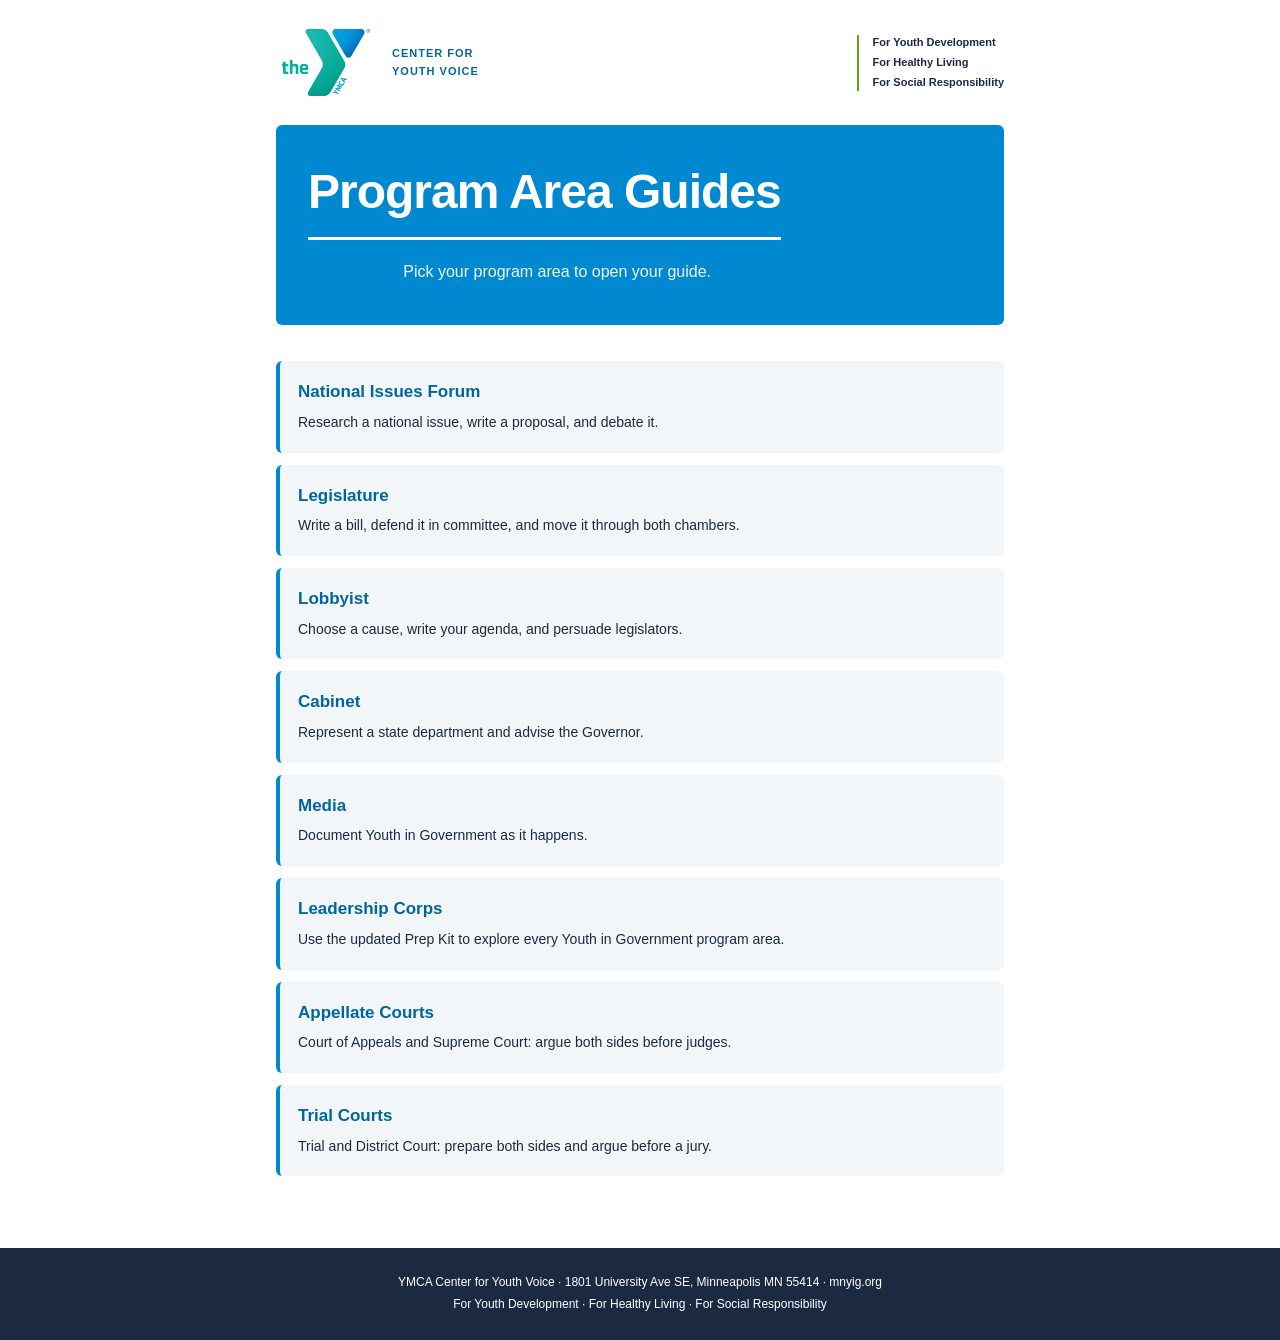
<file: index.html>
<!DOCTYPE html>
<html lang="en"><head><meta charset="utf-8"><meta name="viewport" content="width=device-width, initial-scale=1, viewport-fit=cover"><title>Youth in Government · Program Area Guides</title>
<style>
:root{--blue:#0060AF;--cyan:#00A5E0;--green:#6CB33F;--purple:#92278F;--ink:#1d2b3a;--bg:#fff;--card:#fff;--line:#d5dfea;--soft:#eef5fb;box-sizing:border-box;padding-top:env(safe-area-inset-top,0px);padding-bottom:env(safe-area-inset-bottom,0px)}
*{box-sizing:border-box}html{scroll-behavior:smooth;scroll-padding-top:60px}
body{margin:0;background:var(--bg);color:var(--ink);font:15px/1.65 Verdana,Geneva,sans-serif}
#bar{position:fixed;top:0;left:0;height:4px;background:var(--green);width:0;z-index:30}
.top{max-width:900px;margin:0 auto;padding:22px 16px 14px;display:flex;justify-content:space-between;align-items:flex-end;gap:12px;flex-wrap:wrap}
.logo{font-weight:bold;color:var(--blue);font-size:15px;line-height:1.2}.logo small{display:block;font-size:11px;letter-spacing:1px;color:var(--purple)}
.brand{display:flex;align-items:center;gap:8px;color:var(--ink);text-decoration:none}
.brand img{display:block;width:44px;height:auto}
.brand span{font-size:11px;letter-spacing:1px;line-height:1.2}
.tagl{font-size:10px;font-weight:bold;letter-spacing:.5px;color:var(--purple);line-height:1.4;text-align:right}
nav{position:sticky;top:env(safe-area-inset-top,0px);z-index:20;background:var(--bg);border-top:1px solid var(--line);border-bottom:1px solid var(--line);display:flex;gap:2px;overflow-x:auto;padding:4px 10px;justify-content:center}
nav a{color:var(--blue);text-decoration:none;font-size:12px;font-weight:bold;padding:8px 12px;white-space:nowrap;border-bottom:3px solid transparent}
nav a:hover{border-bottom-color:var(--green)}
.hero{max-width:900px;margin:22px auto 0;padding:0 16px}
.hero .in{background:var(--blue);color:#fff;border-radius:22px;padding:44px 32px 40px}
.hero h1{font-size:clamp(30px,7vw,50px);margin:0 0 14px;line-height:1.05;letter-spacing:-.5px;text-transform:uppercase;padding-bottom:16px;border-bottom:2px solid #ffffff90}
.hero p{max-width:560px;margin:0 0 22px;opacity:.95}
.btn{background:#fff;color:var(--blue);border:0;border-radius:99px;padding:11px 24px;font:bold 14px Verdana;cursor:pointer;text-decoration:none;display:inline-block}
main{max-width:900px;margin:0 auto;padding:0 16px 60px}
section{margin-top:52px}
h2{font-size:20px;margin:0 0 14px;color:#fff;background:var(--blue);border-radius:14px;padding:14px 22px;text-transform:uppercase;letter-spacing:.3px}
h3{color:var(--blue);margin:22px 0 8px}
.tag{display:block;color:var(--green);font-size:11px;font-weight:bold;letter-spacing:1.5px;margin-bottom:6px}
.lead{margin:0 0 16px;font-size:16px}
.card{background:var(--card);border:1px solid var(--line);border-radius:10px;padding:18px;margin:12px 0}
.grid{display:grid;grid-template-columns:repeat(auto-fit,minmax(210px,1fr));gap:12px}
.mini{background:var(--soft);border-radius:10px;padding:14px;font-size:14px}
.mini b{display:block;color:var(--blue);margin-bottom:2px}
.tip{background:var(--soft);border-left:4px solid var(--green);border-radius:6px;padding:12px 14px;margin:12px 0;font-size:14px}
.warn{border-left-color:var(--purple)}
.think{background:var(--card);border:1px solid var(--line);border-left:4px solid var(--blue);border-radius:8px;padding:14px 16px;margin:18px 0}
.think::before{content:"THINK IT THROUGH";font-size:10px;font-weight:bold;letter-spacing:1.5px;color:var(--blue)}
.think p{margin:4px 0 8px;font-weight:bold}
textarea{width:100%;min-height:70px;border:1px solid var(--line);border-radius:6px;padding:10px;font:14px Verdana;background:var(--soft);color:var(--ink);resize:vertical}
textarea:focus{outline:2px solid var(--cyan)}
details{background:var(--card);border:1px solid var(--line);border-radius:8px;margin:8px 0;padding:0 14px}
summary{cursor:pointer;padding:12px 0;font-weight:bold;color:var(--blue)}
details>div{padding:0 0 12px;font-size:14px}
.steps{display:flex;gap:6px;flex-wrap:wrap;margin:10px 0}
.steps button{flex:1;min-width:84px;border:1px solid var(--blue);background:var(--card);color:var(--blue);border-radius:8px;padding:9px 4px;font:bold 12px Verdana;cursor:pointer}
.steps button.on{background:var(--blue);color:#fff}
.funnel div{margin:6px auto;padding:12px;border-radius:8px;color:#fff;text-align:center;font-weight:bold;font-size:14px}
table{border-collapse:collapse;width:100%;font-size:13px}td,th{border:1px solid var(--line);padding:8px;text-align:left;vertical-align:top}th{background:var(--soft);color:var(--blue)}
.tw{overflow-x:auto}
.rate{display:flex;align-items:center;gap:10px;margin:8px 0;flex-wrap:wrap}.rate span{flex:1;min-width:170px;font-size:14px}.rate input{width:150px}
.score{font-size:40px;font-weight:bold;color:var(--blue);text-align:center}
.flip{background:var(--soft);border:1px solid var(--line);border-left:4px solid var(--cyan);border-radius:8px;padding:14px 16px;cursor:pointer;margin:8px 0;font-size:14px}
.flip b{color:var(--blue)}.flip small{opacity:.7}.flip.back{border-left-color:var(--green)}
.tl{display:flex;gap:6px;flex-wrap:wrap;margin-top:8px}.tl div{flex:1;min-width:90px;border-radius:8px;padding:10px;color:#fff;text-align:center;font-size:12px}
.tl b{display:block;font-size:20px}
footer{background:var(--blue);color:#fff;text-align:center;font-size:12px;padding:24px 16px;line-height:1.8}

:root{--blue:#0089D0;--cyan:#4FB3E3;--green:#5FA318;--purple:#1B2A41;--ink:#1B2A41;--bg:#fff;--card:#fff;--line:#E1E6EC;--soft:#F3F6F9;color-scheme:light}
body{counter-reset:s;font-size:15px}
.hero .in{border-radius:6px;padding:52px 32px 42px;background:#0089D0}
.hero h1{font-size:clamp(30px,6vw,48px);letter-spacing:-1.5px;border-bottom:3px solid #fff;text-transform:none;font-weight:bold;width:fit-content;max-width:100%;margin:0 auto 14px;text-align:center}
.hero p{text-align:center;margin:0 auto 8px}
.btn{border-radius:4px;color:#00669E}
h2{background:none;color:var(--ink);padding:14px 0 0;border-radius:0;text-transform:none;font-size:32px;letter-spacing:-.5px;border-top:4px solid var(--green)}
.tag{color:#3F7F00}
section .tag::before{counter-increment:s;content:"0" counter(s) "  /  "}
h3,summary,th,.mini b,.flip b{color:#00669E}
nav a{color:var(--ink)}nav a:hover{border-bottom-color:var(--blue)}
.card,.mini,details,.flip,.tip,.funnel div,.tl div,.steps button,.think{border-radius:6px}
.mini{border:0;background:var(--soft)}
.think{background:var(--soft);border:0;border-left:4px solid var(--blue)}
.think::before{color:#00669E}
textarea{background:#fff;border:1px solid #c9d3de}
.tip{border-left-color:var(--green)}
.score{color:#00669E}
.steps button{border-color:#c9d3de;color:var(--ink)}.steps button.on{background:var(--ink);border-color:var(--ink);color:#fff}
.logo{color:var(--ink)}.logo small{color:#00669E}
.tagl{color:var(--ink)}
footer{background:var(--ink)}
details>div p{margin:0 0 12px}details>div h4{margin:18px 0 6px;color:#00669E;font-size:14px}details>div ul{margin:0 0 12px;padding-left:20px}details>div li{margin-bottom:6px}details[open]{border-color:#9ccbe6}details>div{max-width:68ch}
.hero h1{text-transform:uppercase}.sub{font-size:20px;margin:-6px 0 14px;opacity:.95}
ul,ol{padding-left:22px}li{margin-bottom:6px}
.pick label{display:block;padding:8px 12px;margin:6px 0;border:1px solid var(--line);border-radius:6px;cursor:pointer;font-size:14px}
.pick label.on{background:var(--soft);border-color:var(--blue)}
.pick input{margin-right:8px}
.ok{color:#3F7F00;font-weight:bold}.bad{color:#B3261E;font-weight:bold}
.pyr{width:260px;max-width:100%;margin:12px auto;text-align:center;font-size:12px}
.pyr div{background:var(--blue);color:#fff;padding:12px 6px;clip-path:polygon(0 0,100% 0,50% 100%);height:150px;position:relative}
.q{display:block;width:100%;text-align:left}
.stage{display:flex;flex-direction:column;gap:6px}.stage span{background:var(--soft);padding:8px 12px;border-radius:6px;font-weight:bold;color:#00669E}
.inp{width:100%;border:1px solid #c9d3de;border-radius:6px;padding:9px;font:14px Verdana;margin:4px 0 10px;background:#fff;color:var(--ink)}
.cnt{font-weight:bold;margin:6px 0}
body{font-size:16px;line-height:1.8}
main{max-width:760px}
section{margin-top:72px}
h2{font-size:34px;line-height:1.15;margin-bottom:18px}
h3{font-size:20px;margin:36px 0 10px}
h4{margin:22px 0 6px;color:#00669E;font-size:15px}
p,li{max-width:68ch}
p{margin:0 0 16px}
li{margin-bottom:9px}
.lead{font-size:17px;line-height:1.7}
.card{padding:22px;margin:18px 0}
details>div{font-size:15px}
.short{background:#E8F4FB;border-left:4px solid #0089D0;border-radius:6px;padding:12px 16px;margin:0 0 22px;font-size:15px}
.short b{display:block;font-size:11px;letter-spacing:1.5px;color:#00669E;text-transform:uppercase;margin-bottom:2px}
.pyr2{max-width:420px;margin:18px auto}.pyr2 div{margin:6px auto;padding:14px;border-radius:6px;text-align:center;color:#fff;background:#0089D0;font-weight:bold;font-size:13px}.pyr2 small{display:block;font-weight:normal;opacity:.9;margin-top:2px}
.tabset .panel>h3{margin-top:6px;font-size:18px}
.arrow li b{color:#3F7F00;font-weight:bold}
.steps button{font-size:13px}
.pg{display:block;text-decoration:none;color:inherit;background:var(--soft);border-left:4px solid var(--blue);border-radius:6px;padding:16px 18px;margin:12px 0}.pg b{display:block;color:#00669E;font-size:17px}.pg span{font-size:14px}.soon{opacity:.6;border-left-color:#c9d3de}</style><link rel="stylesheet" href="guide-updates.css"></head><body><header class="top"><a class="logo brand" href="index.html" aria-label="YMCA Center for Youth Voice — guide homepage"><img src="assets/ymca-logo.jpg" alt="The Y — YMCA" width="1200" height="918"><span>CENTER FOR<br>YOUTH VOICE</span></a><div class="tagl"><span>For Youth Development</span><span>For Healthy Living</span><span>For Social Responsibility</span></div></header><div class="hero"><div class="in"><h1>Program Area Guides</h1><p>Pick your program area to open your guide.</p></div></div><main><section style="margin-top:36px"><a class="pg" href="nif-guide.html"><b>National Issues Forum</b><span>Research a national issue, write a proposal, and debate it.</span></a><a class="pg" href="legislature-guide.html"><b>Legislature</b><span>Write a bill, defend it in committee, and move it through both chambers.</span></a><a class="pg" href="lobbyist-guide.html"><b>Lobbyist</b><span>Choose a cause, write your agenda, and persuade legislators.</span></a><a class="pg" href="cabinet-guide.html"><b>Cabinet</b><span>Represent a state department and advise the Governor.</span></a><a class="pg" href="media-guide.html"><b>Media</b><span>Document Youth in Government as it happens.</span></a><a class="pg" href="leadership-corps-guide.html"><b>Leadership Corps</b><span>Use the updated Prep Kit to explore every Youth in Government program area.</span></a><a class="pg" href="appellate-courts-guide.html"><b>Appellate Courts</b><span>Court of Appeals and Supreme Court: argue both sides before judges.</span></a><a class="pg" href="trial-courts-guide.html"><b>Trial Courts</b><span>Trial and District Court: prepare both sides and argue before a jury.</span></a></section></main><footer>YMCA Center for Youth Voice · 1801 University Ave SE, Minneapolis MN 55414 · mnyig.org<br>For Youth Development · For Healthy Living · For Social Responsibility</footer></body></html>
</file>
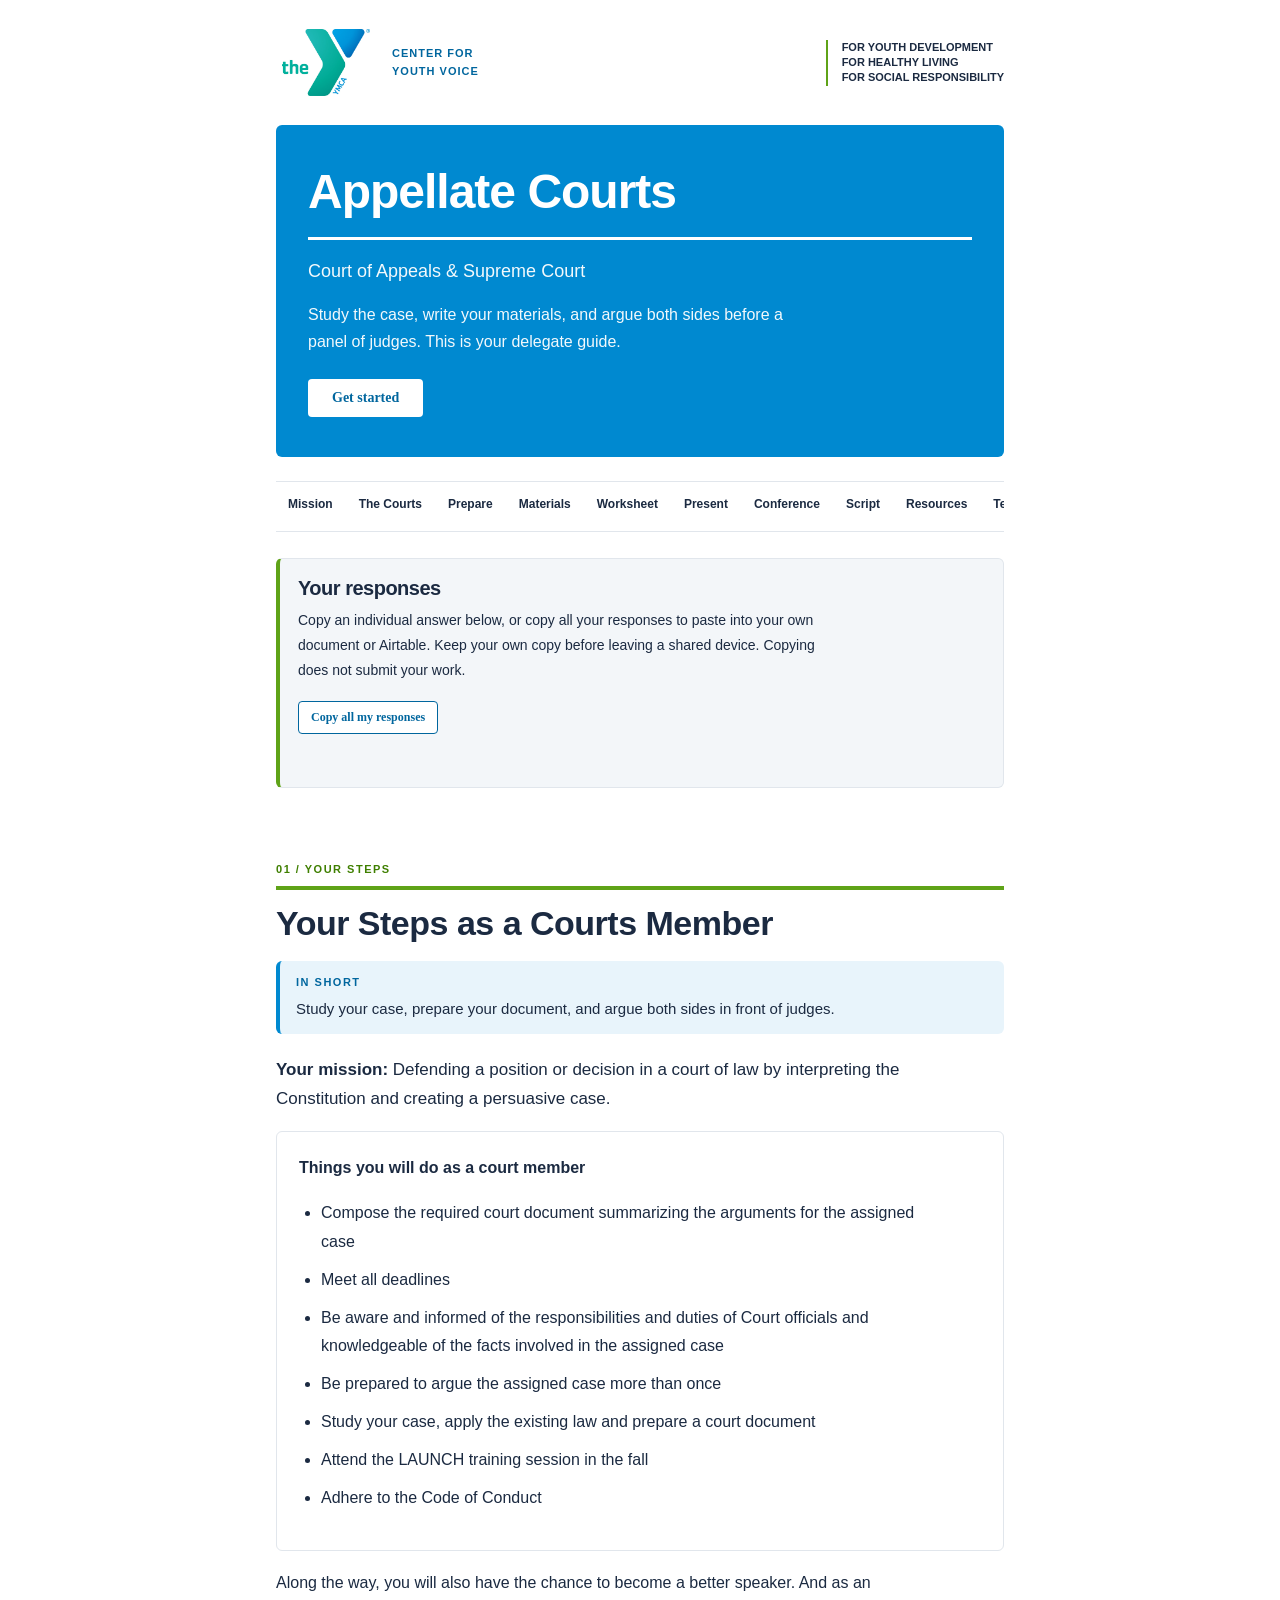
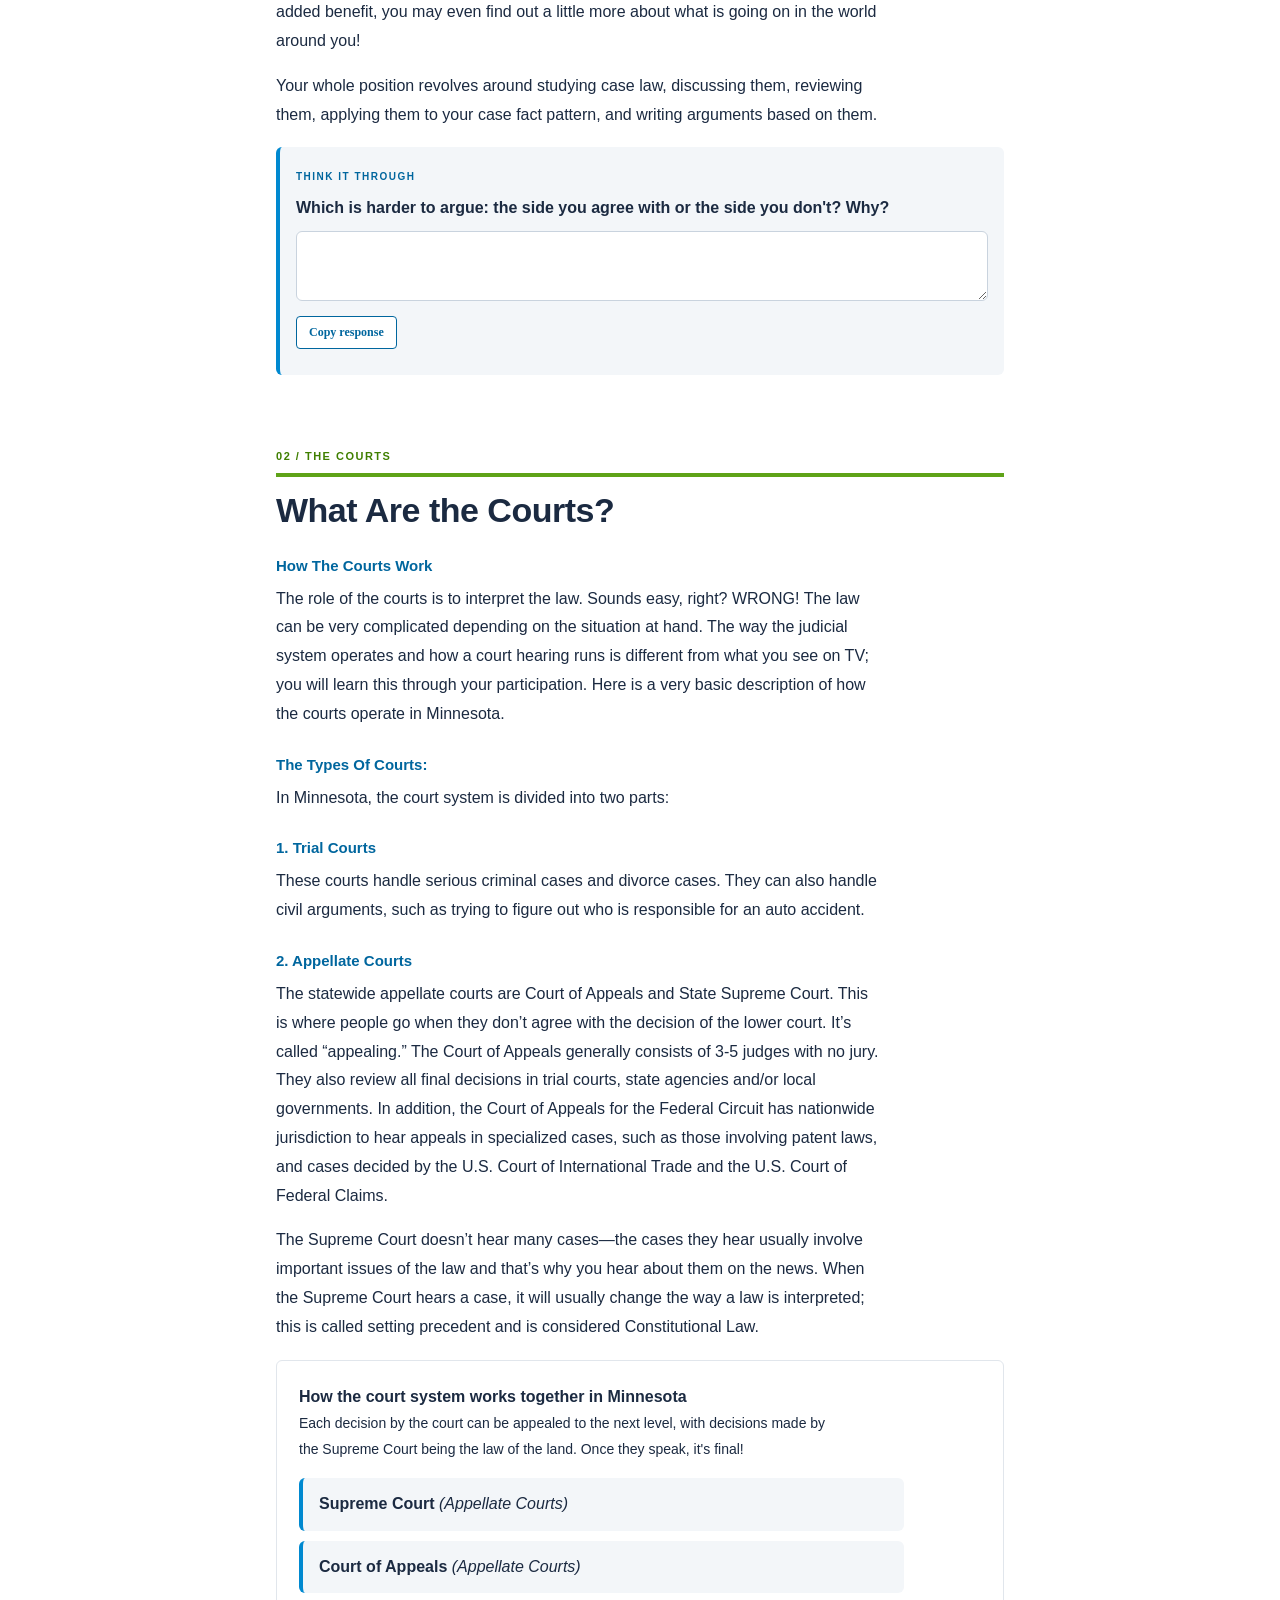
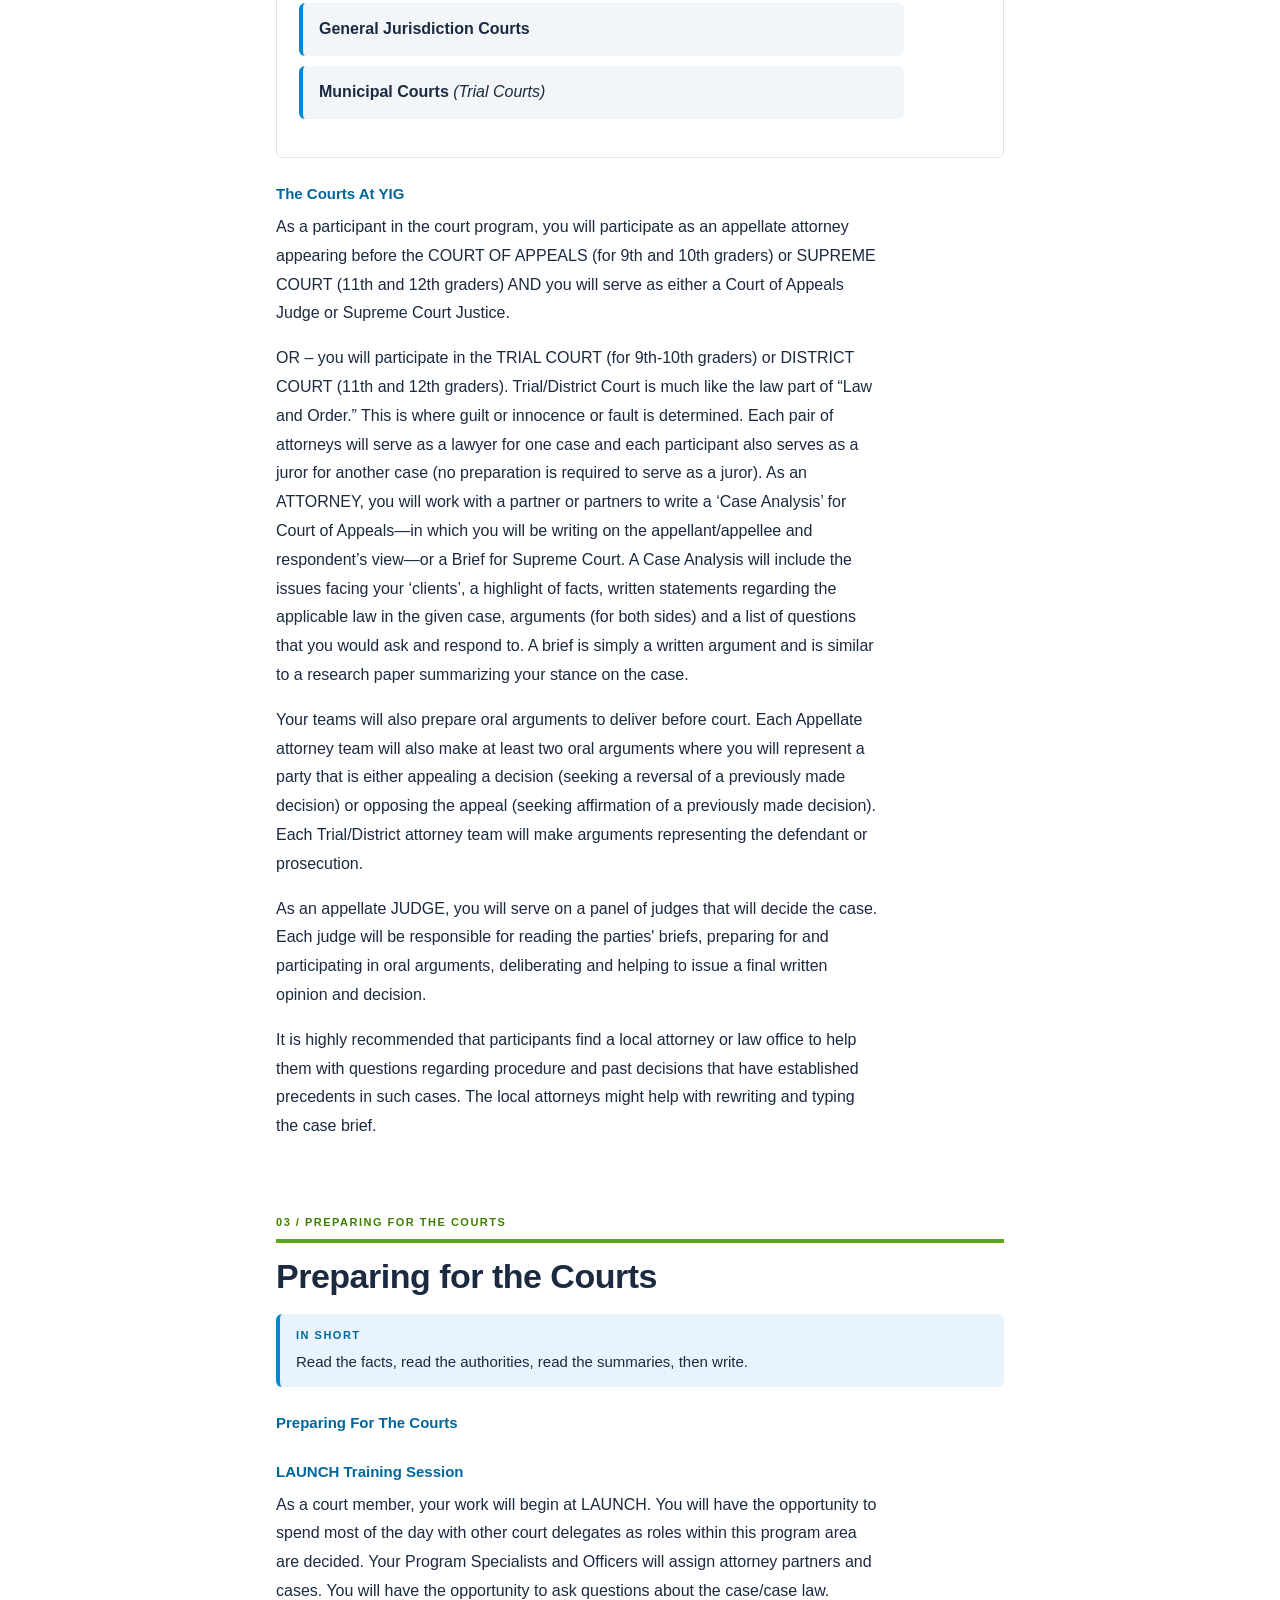
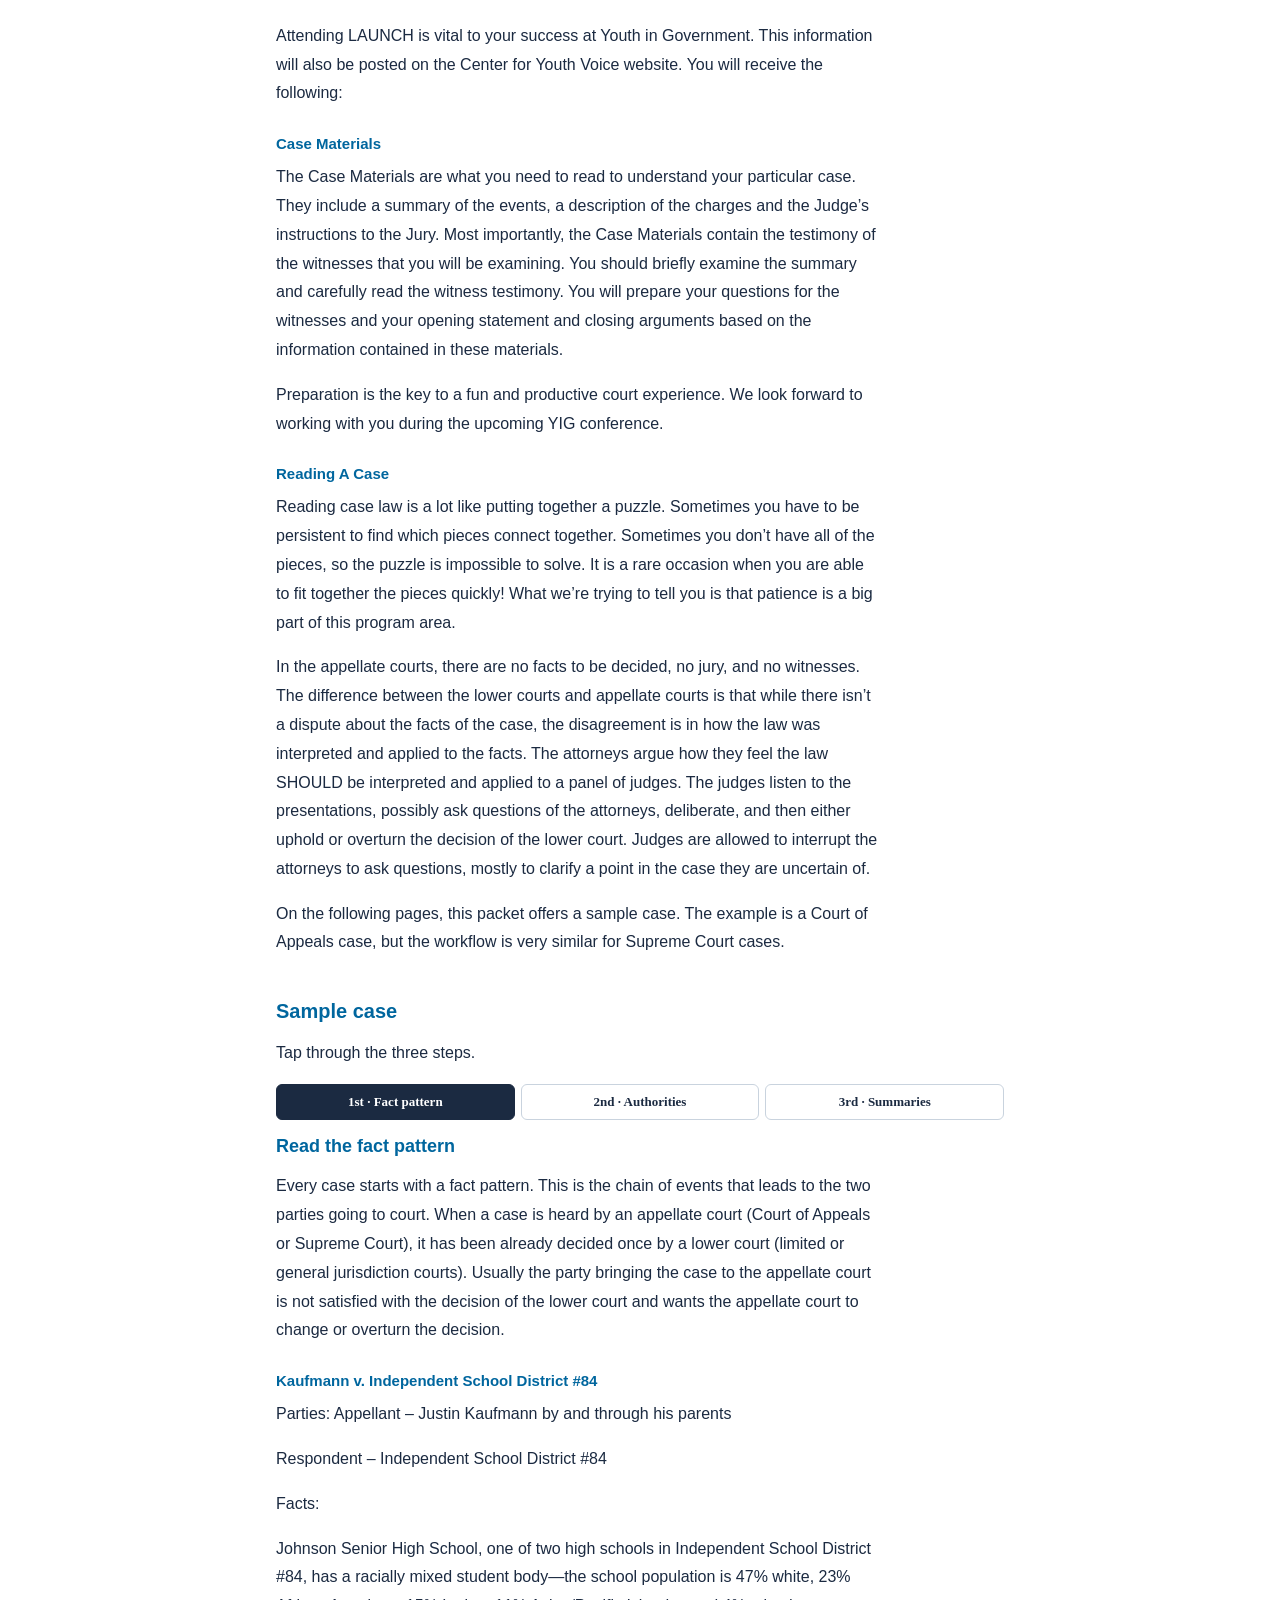
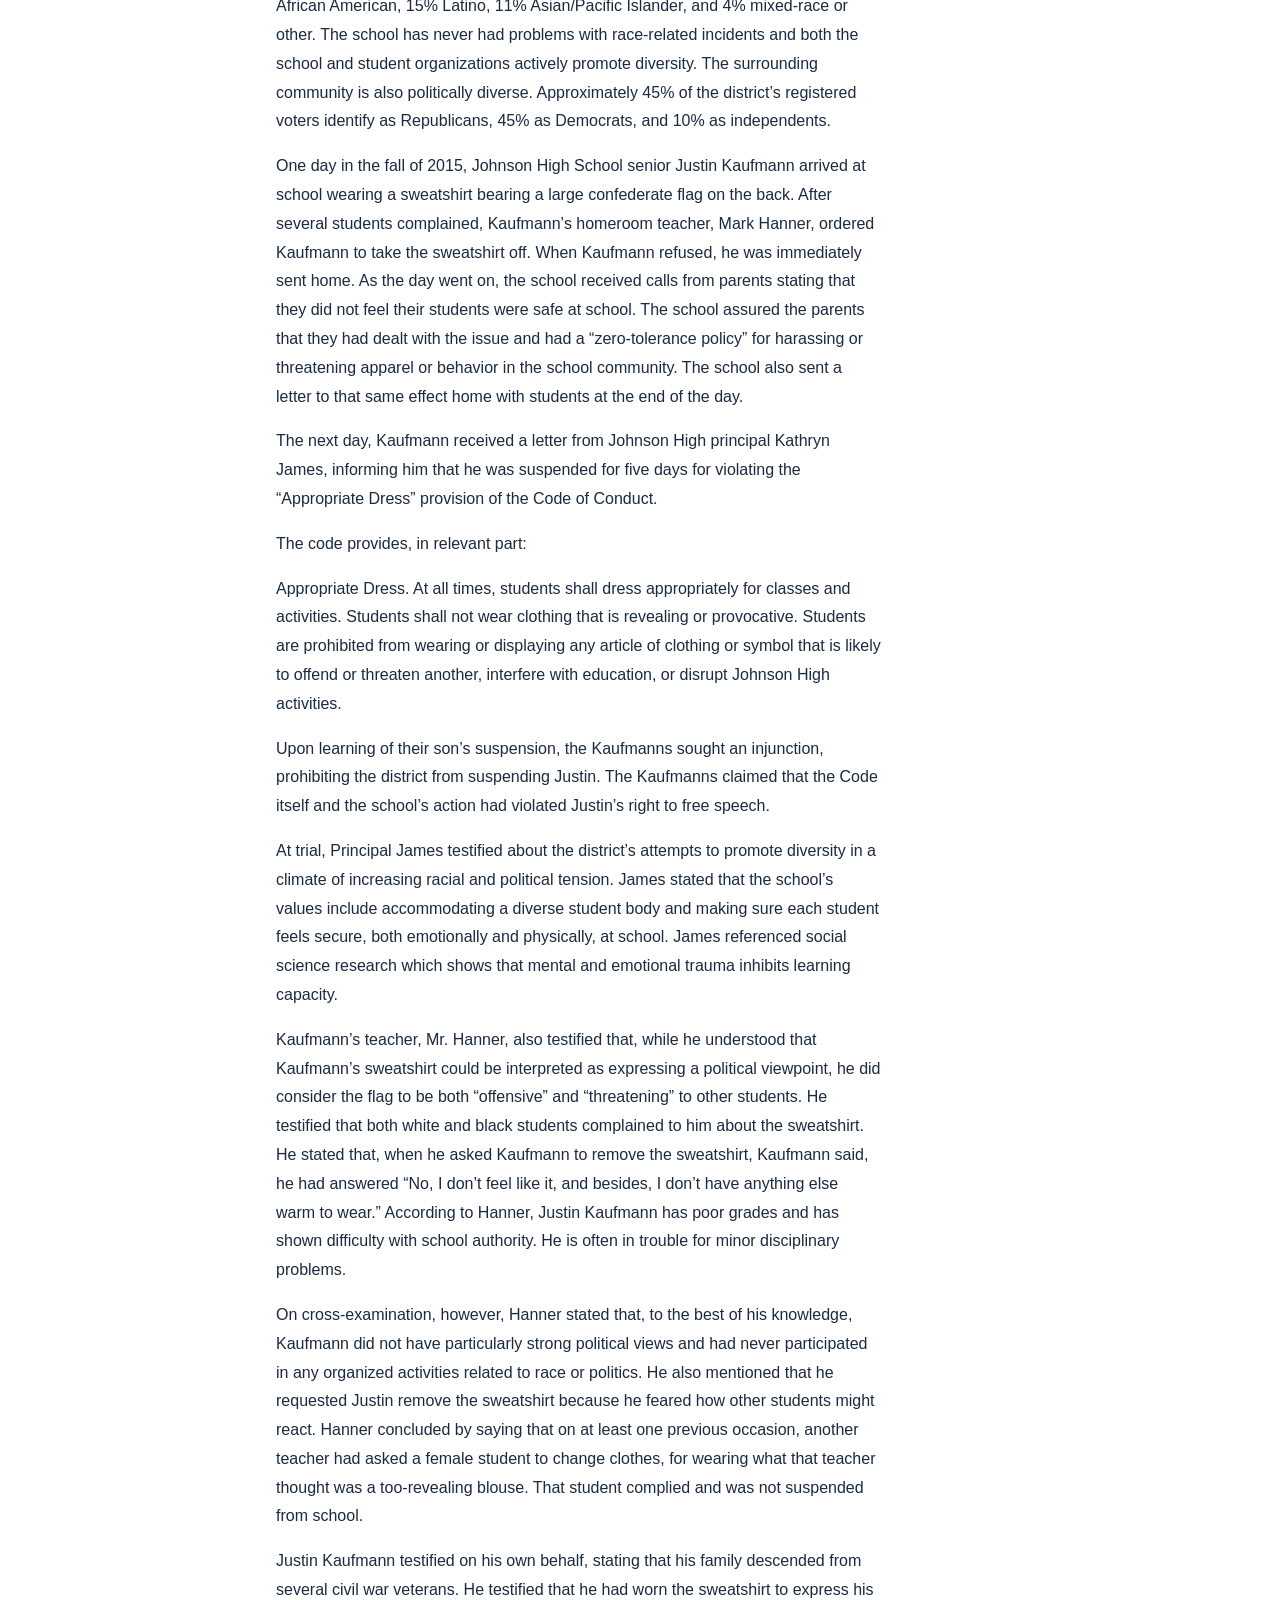
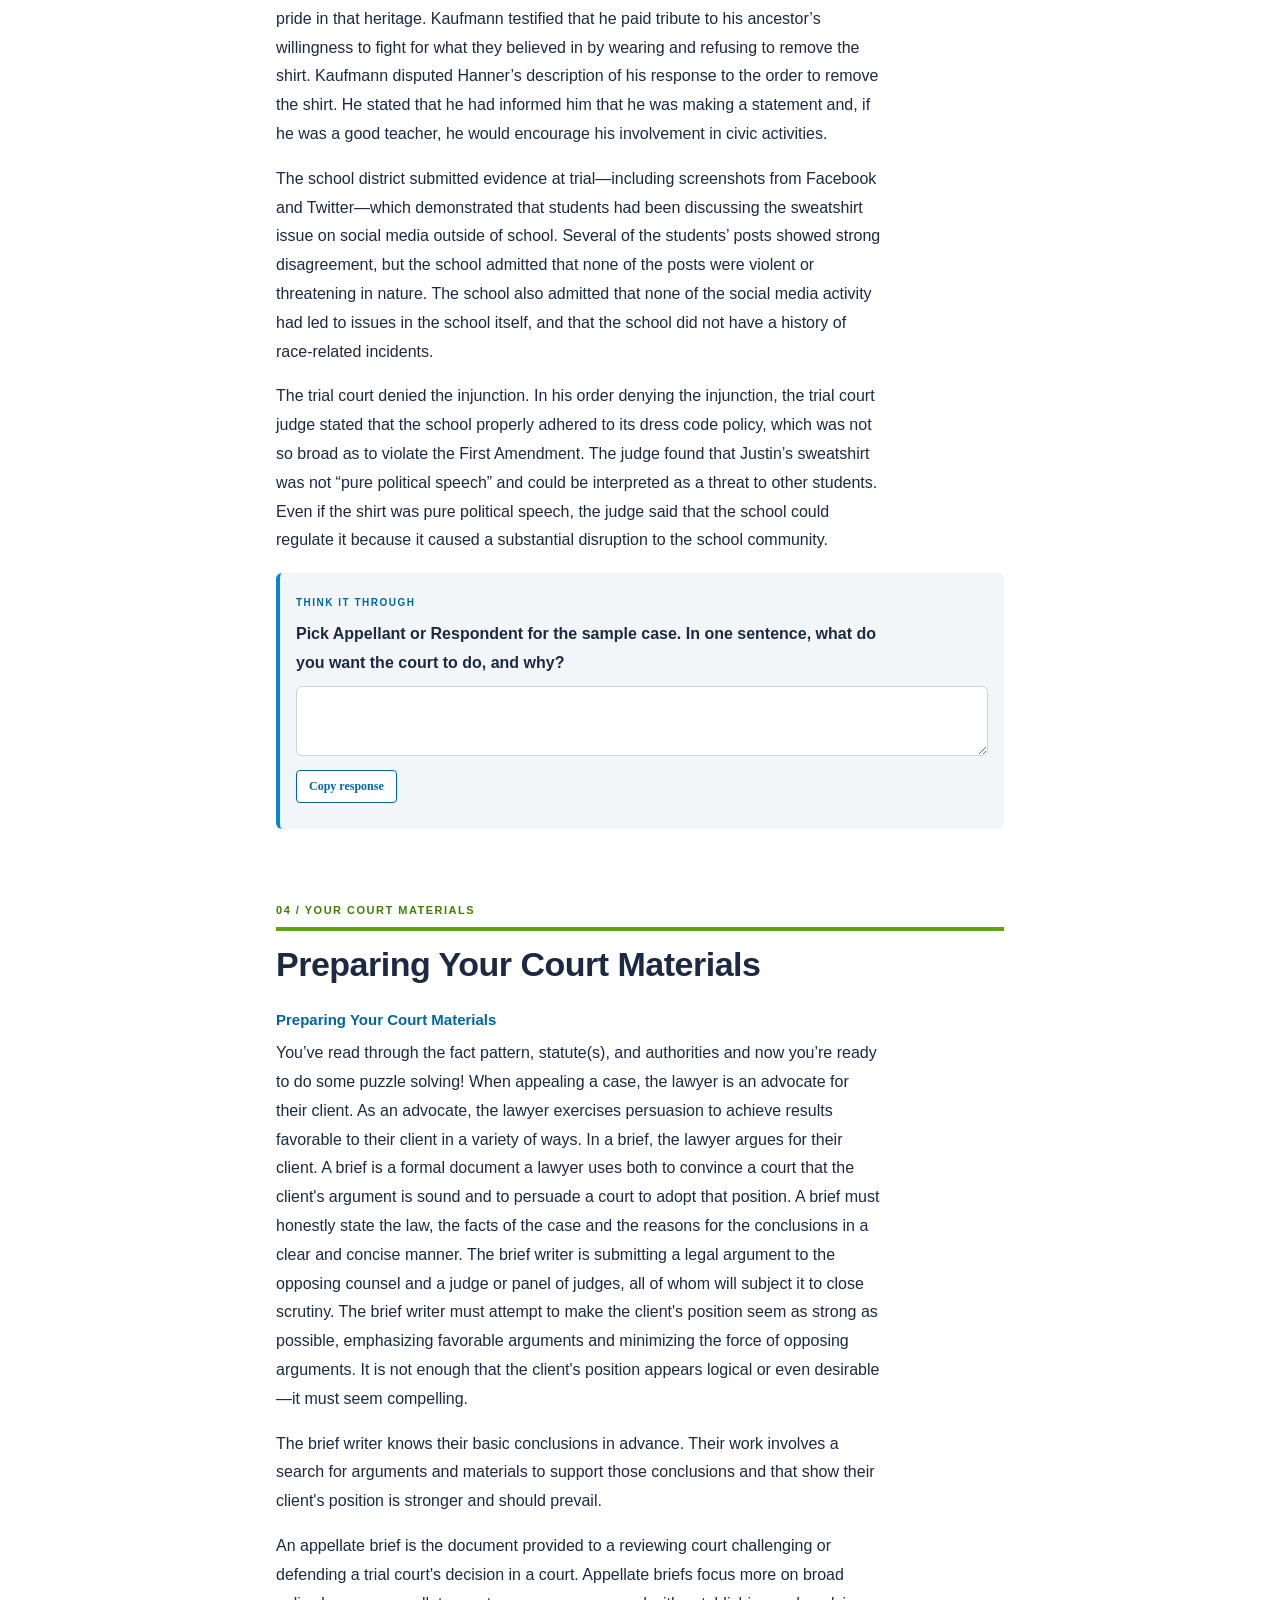
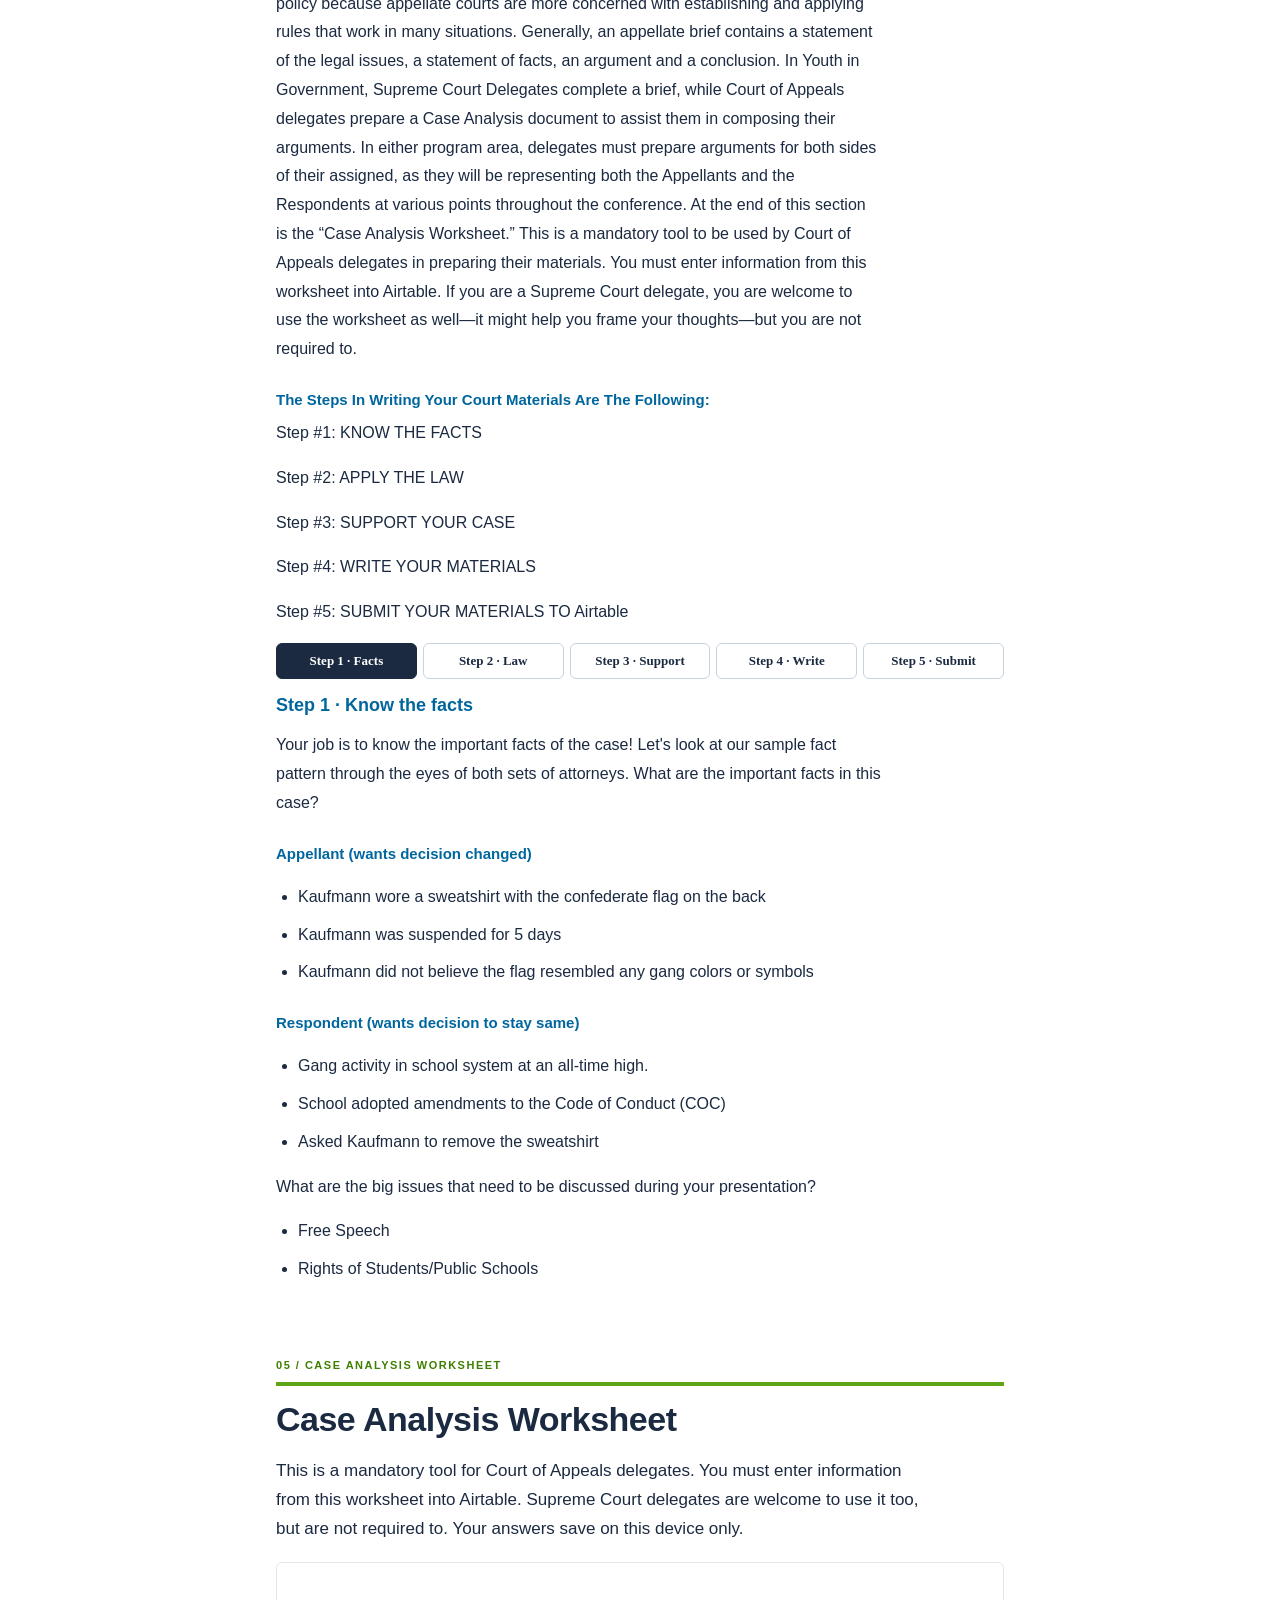
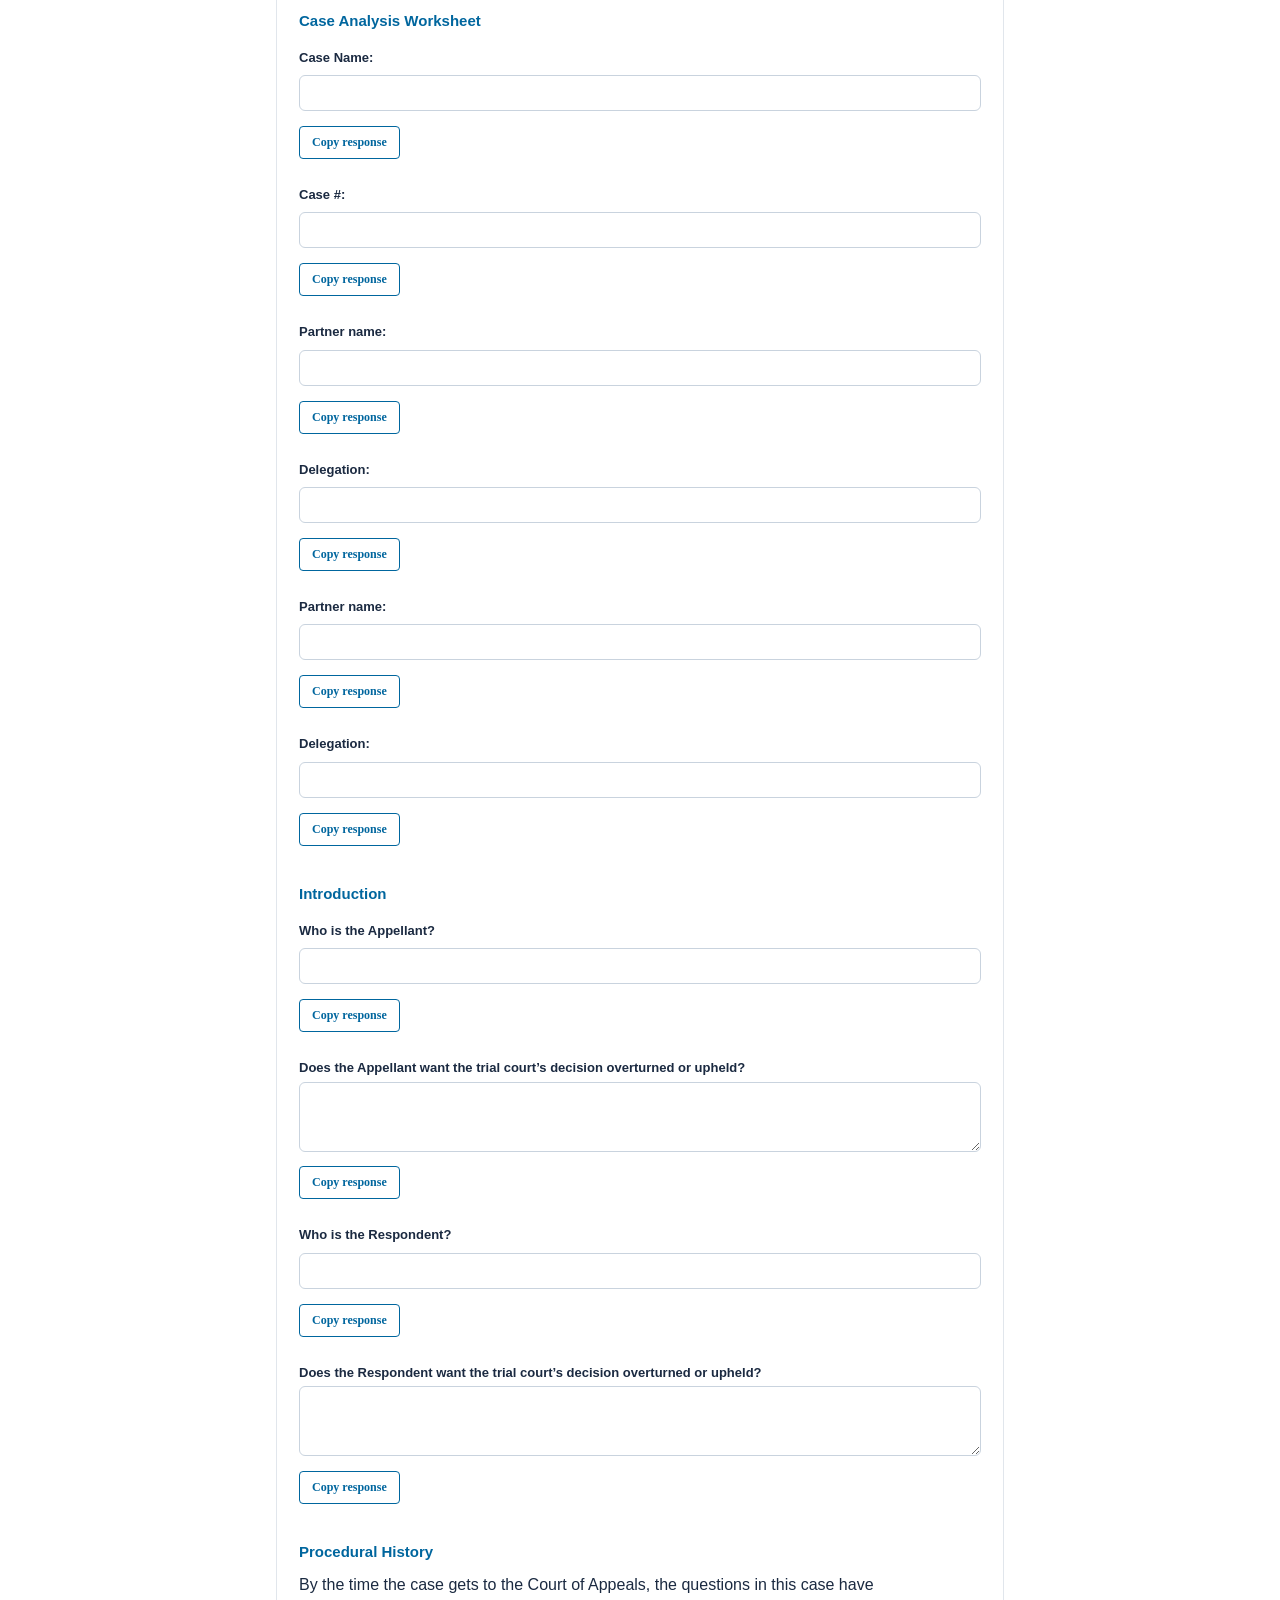
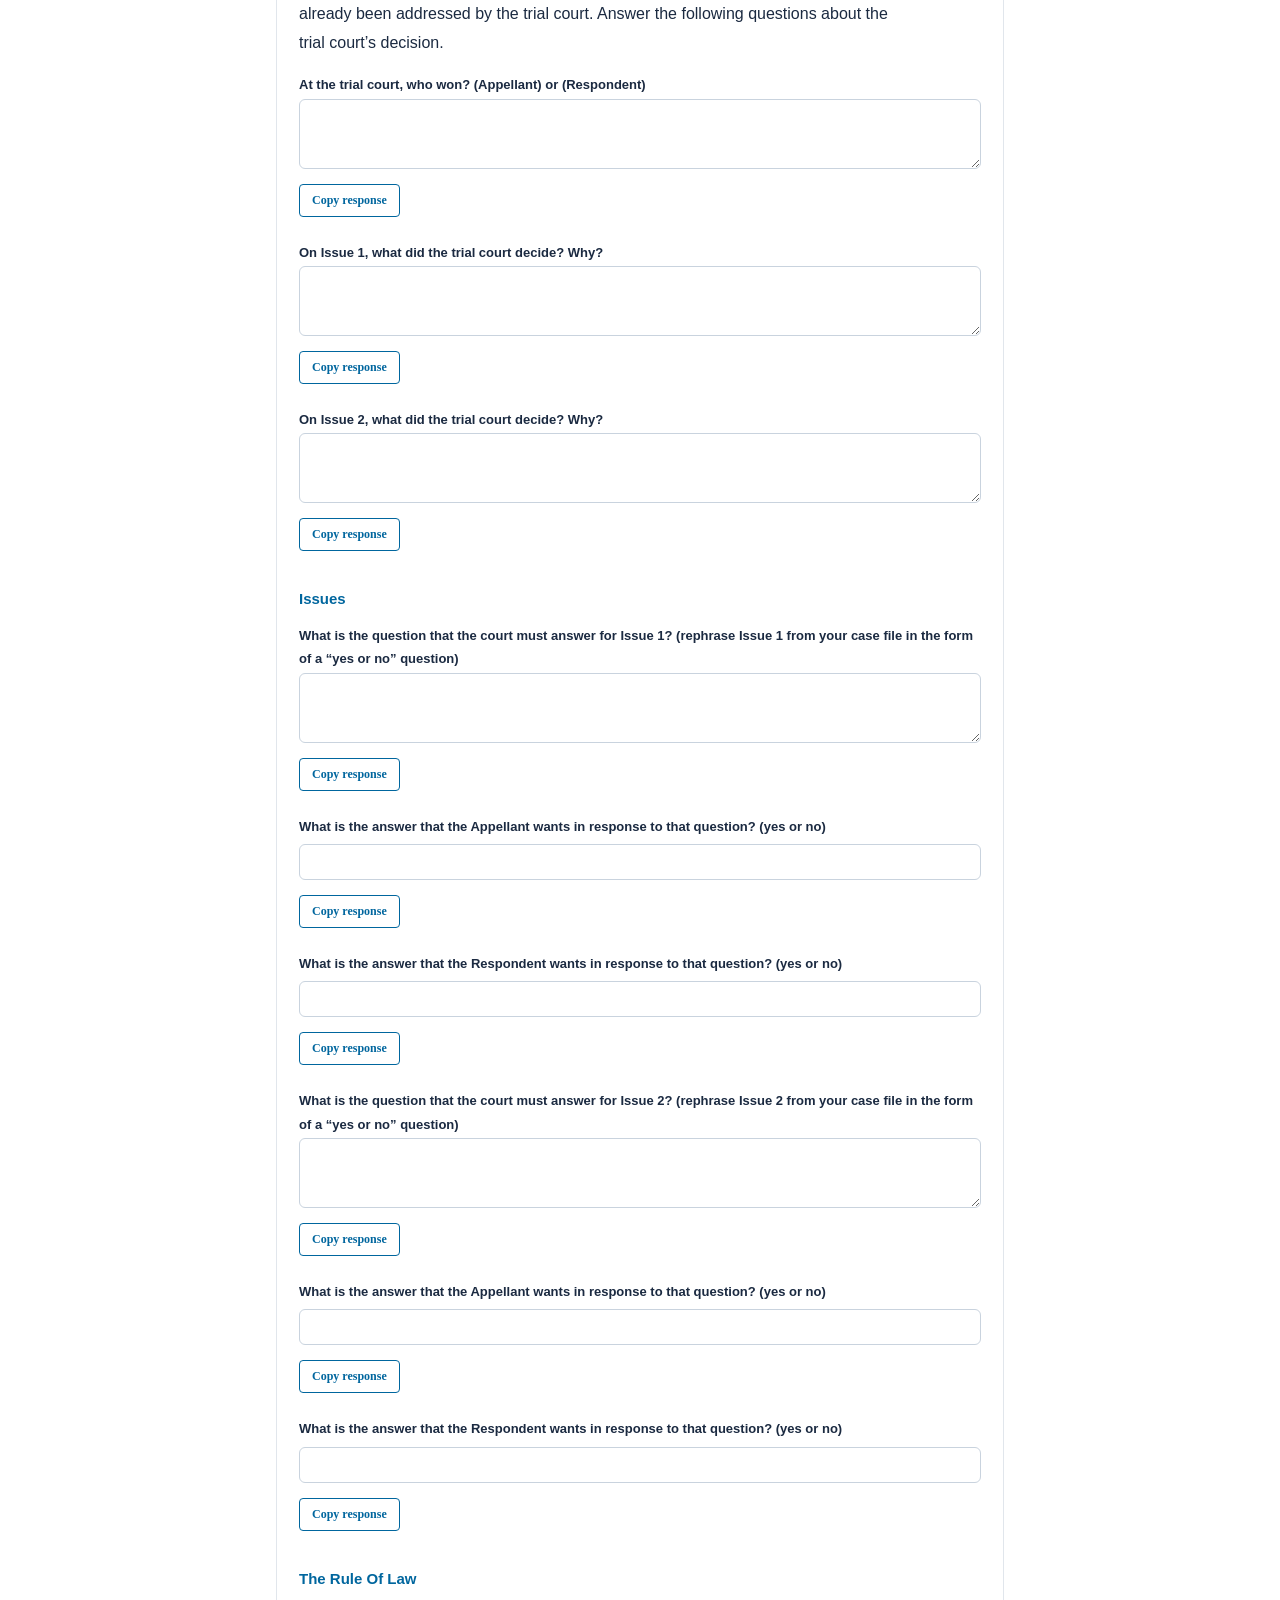
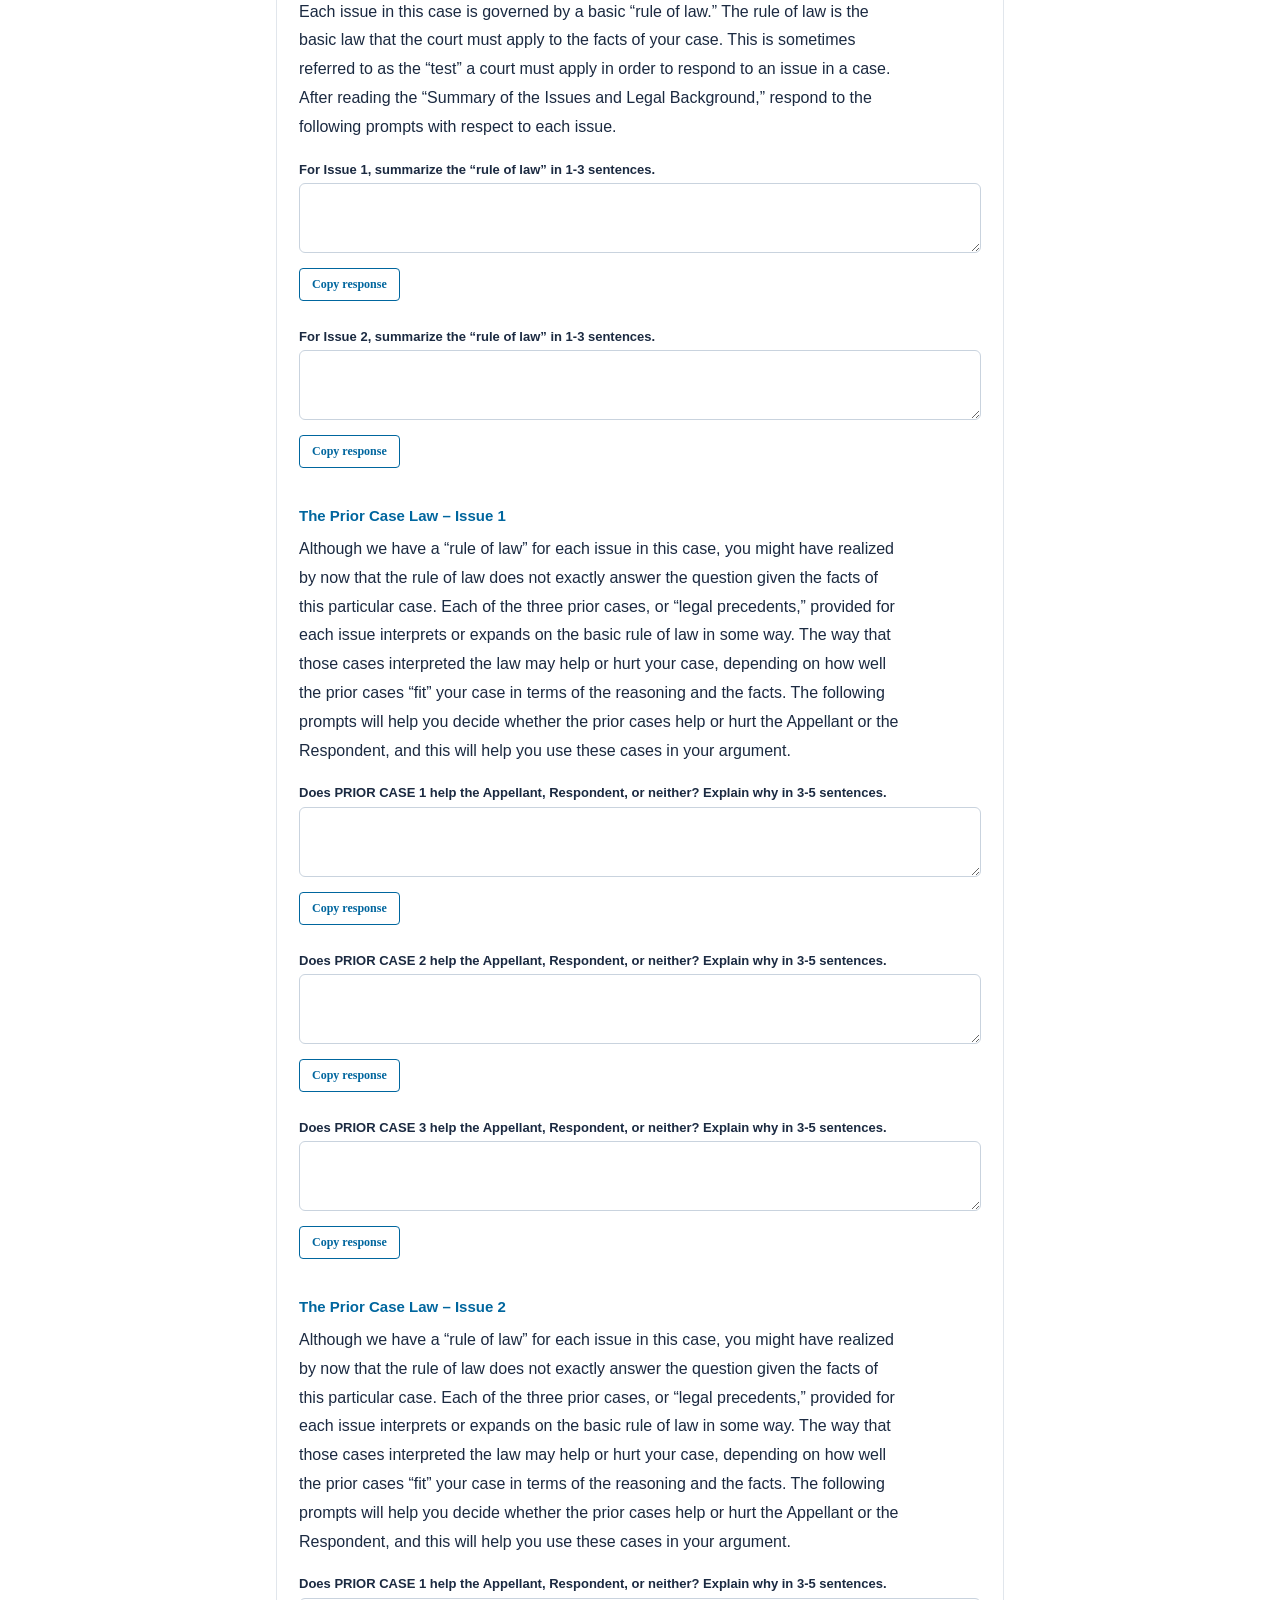
<file: appellate-courts-guide.html>
<!DOCTYPE html>
<html lang="en"><head><meta charset="utf-8"><meta name="viewport" content="width=device-width, initial-scale=1, viewport-fit=cover"><title>Appellate Courts · Delegate Guide</title>
<style>
:root{--blue:#0060AF;--cyan:#00A5E0;--green:#6CB33F;--purple:#92278F;--ink:#1d2b3a;--bg:#fff;--card:#fff;--line:#d5dfea;--soft:#eef5fb;box-sizing:border-box;padding-top:env(safe-area-inset-top,0px);padding-bottom:env(safe-area-inset-bottom,0px)}
*{box-sizing:border-box}html{scroll-behavior:smooth;scroll-padding-top:60px}
body{margin:0;background:var(--bg);color:var(--ink);font:15px/1.65 Verdana,Geneva,sans-serif}
#bar{position:fixed;top:0;left:0;height:4px;background:var(--green);width:0;z-index:30}
.top{max-width:900px;margin:0 auto;padding:22px 16px 14px;display:flex;justify-content:space-between;align-items:flex-end;gap:12px;flex-wrap:wrap}
.logo{font-weight:bold;color:var(--blue);font-size:15px;line-height:1.2}.logo small{display:block;font-size:11px;letter-spacing:1px;color:var(--purple)}
.brand{display:flex;align-items:center;gap:8px;color:var(--ink);text-decoration:none}.brand img{display:block;width:44px;height:auto}.brand span{font-size:11px;letter-spacing:1px;line-height:1.2}
.tagl{font-size:10px;font-weight:bold;letter-spacing:.5px;color:var(--purple);line-height:1.4;text-align:right}
nav{position:sticky;top:env(safe-area-inset-top,0px);z-index:20;background:var(--bg);border-top:1px solid var(--line);border-bottom:1px solid var(--line);display:flex;gap:2px;overflow-x:auto;padding:4px 10px;justify-content:center}
nav a{color:var(--blue);text-decoration:none;font-size:12px;font-weight:bold;padding:8px 12px;white-space:nowrap;border-bottom:3px solid transparent}
nav a:hover{border-bottom-color:var(--green)}
.hero{max-width:900px;margin:22px auto 0;padding:0 16px}
.hero .in{background:var(--blue);color:#fff;border-radius:22px;padding:44px 32px 40px}
.hero h1{font-size:clamp(30px,7vw,50px);margin:0 0 14px;line-height:1.05;letter-spacing:-.5px;text-transform:uppercase;padding-bottom:16px;border-bottom:2px solid #ffffff90}
.hero p{max-width:560px;margin:0 0 22px;opacity:.95}
.btn{background:#fff;color:var(--blue);border:0;border-radius:99px;padding:11px 24px;font:bold 14px Verdana;cursor:pointer;text-decoration:none;display:inline-block}
button.btn{padding:7px 12px;font-size:12px;border-radius:4px}
main{max-width:900px;margin:0 auto;padding:0 16px 60px}
section{margin-top:52px}
h2{font-size:20px;margin:0 0 14px;color:#fff;background:var(--blue);border-radius:14px;padding:14px 22px;text-transform:uppercase;letter-spacing:.3px}
h3{color:var(--blue);margin:22px 0 8px}
.tag{display:block;color:var(--green);font-size:11px;font-weight:bold;letter-spacing:1.5px;margin-bottom:6px}
.lead{margin:0 0 16px;font-size:16px}
.card{background:var(--card);border:1px solid var(--line);border-radius:10px;padding:18px;margin:12px 0}
.grid{display:grid;grid-template-columns:repeat(auto-fit,minmax(210px,1fr));gap:12px}
.mini{background:var(--soft);border-radius:10px;padding:14px;font-size:14px}
.mini b{display:block;color:var(--blue);margin-bottom:2px}
.tip{background:var(--soft);border-left:4px solid var(--green);border-radius:6px;padding:12px 14px;margin:12px 0;font-size:14px}
.warn{border-left-color:var(--purple)}
.think{background:var(--card);border:1px solid var(--line);border-left:4px solid var(--blue);border-radius:8px;padding:14px 16px;margin:18px 0}
.think::before{content:"THINK IT THROUGH";font-size:10px;font-weight:bold;letter-spacing:1.5px;color:var(--blue)}
.think p{margin:4px 0 8px;font-weight:bold}
textarea{width:100%;min-height:70px;border:1px solid var(--line);border-radius:6px;padding:10px;font:14px Verdana;background:var(--soft);color:var(--ink);resize:vertical}
textarea:focus{outline:2px solid var(--cyan)}
details{background:var(--card);border:1px solid var(--line);border-radius:8px;margin:8px 0;padding:0 14px}
summary{cursor:pointer;padding:12px 0;font-weight:bold;color:var(--blue)}
details>div{padding:0 0 12px;font-size:14px}
.steps{display:flex;gap:6px;flex-wrap:wrap;margin:10px 0}
.steps button{flex:1;min-width:84px;border:1px solid var(--blue);background:var(--card);color:var(--blue);border-radius:8px;padding:9px 4px;font:bold 12px Verdana;cursor:pointer}
.steps button.on{background:var(--blue);color:#fff}
.funnel div{margin:6px auto;padding:12px;border-radius:8px;color:#fff;text-align:center;font-weight:bold;font-size:14px}
table{border-collapse:collapse;width:100%;font-size:13px}td,th{border:1px solid var(--line);padding:8px;text-align:left;vertical-align:top}th{background:var(--soft);color:var(--blue)}
.tw{overflow-x:auto}
.rate{display:flex;align-items:center;gap:10px;margin:8px 0;flex-wrap:wrap}.rate span{flex:1;min-width:170px;font-size:14px}.rate input{width:150px}
.score{font-size:40px;font-weight:bold;color:var(--blue);text-align:center}
.flip{background:var(--soft);border:1px solid var(--line);border-left:4px solid var(--cyan);border-radius:8px;padding:14px 16px;cursor:pointer;margin:8px 0;font-size:14px}
.flip b{color:var(--blue)}.flip small{opacity:.7}.flip.back{border-left-color:var(--green)}
.tl{display:flex;gap:6px;flex-wrap:wrap;margin-top:8px}.tl div{flex:1;min-width:90px;border-radius:8px;padding:10px;color:#fff;text-align:center;font-size:12px}
.tl b{display:block;font-size:20px}
footer{background:var(--blue);color:#fff;text-align:center;font-size:12px;padding:24px 16px;line-height:1.8}

:root{--blue:#0089D0;--cyan:#4FB3E3;--green:#5FA318;--purple:#1B2A41;--ink:#1B2A41;--bg:#fff;--card:#fff;--line:#E1E6EC;--soft:#F3F6F9;color-scheme:light}
body{counter-reset:s;font-size:15px}
.hero .in{border-radius:6px;padding:72px 44px 60px;background:#0089D0}
.hero h1{font-size:clamp(34px,8vw,64px);letter-spacing:-1.5px;border-bottom:3px solid #fff;text-transform:none;font-weight:bold}
.btn{border-radius:4px;color:#00669E}
h2{background:none;color:var(--ink);padding:14px 0 0;border-radius:0;text-transform:none;font-size:32px;letter-spacing:-.5px;border-top:4px solid var(--green)}
.tag{color:#3F7F00}
section .tag::before{counter-increment:s;content:"0" counter(s) "  /  "}
h3,summary,th,.mini b,.flip b{color:#00669E}
nav a{color:var(--ink)}nav a:hover{border-bottom-color:var(--blue)}
.card,.mini,details,.flip,.tip,.funnel div,.tl div,.steps button,.think{border-radius:6px}
.mini{border:0;background:var(--soft)}
.think{background:var(--soft);border:0;border-left:4px solid var(--blue)}
.think::before{color:#00669E}
textarea{background:#fff;border:1px solid #c9d3de}
.tip{border-left-color:var(--green)}
.score{color:#00669E}
.steps button{border-color:#c9d3de;color:var(--ink)}.steps button.on{background:var(--ink);border-color:var(--ink);color:#fff}
.logo{color:var(--ink)}.logo small{color:#00669E}
.tagl{color:var(--ink)}
footer{background:var(--ink)}
details>div p{margin:0 0 12px}details>div h4{margin:18px 0 6px;color:#00669E;font-size:14px}details>div ul{margin:0 0 12px;padding-left:20px}details>div li{margin-bottom:6px}details[open]{border-color:#9ccbe6}details>div{max-width:68ch}
.hero h1{text-transform:uppercase}.sub{font-size:20px;margin:-6px 0 14px;opacity:.95}
ul,ol{padding-left:22px}li{margin-bottom:6px}
.pick label{display:block;padding:8px 12px;margin:6px 0;border:1px solid var(--line);border-radius:6px;cursor:pointer;font-size:14px}
.pick label.on{background:var(--soft);border-color:var(--blue)}
.pick input{margin-right:8px}
.ok{color:#3F7F00;font-weight:bold}.bad{color:#B3261E;font-weight:bold}
.pyr{width:260px;max-width:100%;margin:12px auto;text-align:center;font-size:12px}
.pyr div{background:var(--blue);color:#fff;padding:12px 6px;clip-path:polygon(0 0,100% 0,50% 100%);height:150px;position:relative}
.q{display:block;width:100%;text-align:left}
.stage{display:flex;flex-direction:column;gap:6px}.stage span{background:var(--soft);padding:8px 12px;border-radius:6px;font-weight:bold;color:#00669E}
.inp{width:100%;border:1px solid #c9d3de;border-radius:6px;padding:9px;font:14px Verdana;margin:4px 0 10px;background:#fff;color:var(--ink)}
.cnt{font-weight:bold;margin:6px 0}
body{font-size:16px;line-height:1.8}
main{max-width:760px}
section{margin-top:72px}
h2{font-size:34px;line-height:1.15;margin-bottom:18px}
h3{font-size:20px;margin:36px 0 10px}
h4{margin:22px 0 6px;color:#00669E;font-size:15px}
p,li{max-width:68ch}
p{margin:0 0 16px}
li{margin-bottom:9px}
.lead{font-size:17px;line-height:1.7}
.card{padding:22px;margin:18px 0}
details>div{font-size:15px}
.short{background:#E8F4FB;border-left:4px solid #0089D0;border-radius:6px;padding:12px 16px;margin:0 0 22px;font-size:15px}
.short b{display:block;font-size:11px;letter-spacing:1.5px;color:#00669E;text-transform:uppercase;margin-bottom:2px}
.pyr2{max-width:420px;margin:18px auto}.pyr2 div{margin:6px auto;padding:14px;border-radius:6px;text-align:center;color:#fff;background:#0089D0;font-weight:bold;font-size:13px}.pyr2 small{display:block;font-weight:normal;opacity:.9;margin-top:2px}
.tabset .panel>h3{margin-top:6px;font-size:18px}
.arrow li b{color:#3F7F00;font-weight:bold}
.steps button{font-size:13px}
.step{list-style:none;background:var(--soft);border-left:4px solid var(--blue);border-radius:6px;padding:12px 16px;margin:10px 0}.iv{border:1px solid var(--line);border-radius:8px;padding:14px;margin:12px 0}.iv b{color:#00669E}select.inp{height:40px}.row{margin:2px 0 8px}.tally li{margin-bottom:12px}.big{font-size:28px;font-weight:bold;color:#00669E}.prog{height:8px;background:var(--line);border-radius:99px;overflow:hidden}.prog div{height:100%;background:var(--green);width:0}</style><style>.fl{display:block;font-size:13px;font-weight:bold;margin:12px 0 2px}.res li{margin-bottom:14px}</style><link rel="stylesheet" href="guide-updates.css"></head>
<body><div id="bar"></div>
<header class="top"><a class="logo brand" href="index.html" aria-label="YMCA Center for Youth Voice — guide homepage"><img src="assets/ymca-logo.jpg" alt="The Y — YMCA" width="1200" height="918"><span>CENTER FOR<br>YOUTH VOICE</span></a><div class="tagl">FOR YOUTH DEVELOPMENT<br>FOR HEALTHY LIVING<br>FOR SOCIAL RESPONSIBILITY</div></header>
<div class="hero"><div class="in"><h1>Appellate Courts</h1><div class="sub">Court of Appeals &amp; Supreme Court</div><p>Study the case, write your materials, and argue both sides before a panel of judges. This is your delegate guide.</p><a class="btn" href="#mission">Get started</a></div></div>
<nav id="nav"></nav>
<main><section id="mission"><span class="tag">YOUR STEPS</span><h2>Your Steps as a Courts Member</h2><div class="short"><b>In short</b>Study your case, prepare your document, and argue both sides in front of judges.</div><p class="lead"><b>Your mission:</b> Defending a position or decision in a court of law by interpreting the Constitution and creating a persuasive case.</p><div class="card"><b>Things you will do as a court member</b><ul><li>Compose the required court document summarizing the arguments for the assigned case</li><li>Meet all deadlines</li><li>Be aware and informed of the responsibilities and duties of Court officials and knowledgeable of the facts involved in the assigned case</li><li>Be prepared to argue the assigned case more than once</li><li>Study your case, apply the existing law and prepare a court document</li><li>Attend the LAUNCH training session in the fall</li><li>Adhere to the Code of Conduct</li></ul></div><p>Along the way, you will also have the chance to become a better speaker. And as an added benefit, you may even find out a little more about what is going on in the world around you!</p><p>Your whole position revolves around studying case law, discussing them, reviewing them, applying them to your case fact pattern, and writing arguments based on them.</p><div class="think"><p>Which is harder to argue: the side you agree with or the side you don't? Why?</p><textarea data-k="ap1"></textarea></div></section><section id="what"><span class="tag">THE COURTS</span><h2>What Are the Courts?</h2><h4>How The Courts Work</h4><p>The role of the courts is to interpret the law. Sounds easy, right? WRONG! The law can be very complicated depending on the situation at hand. The way the judicial system operates and how a court hearing runs is different from what you see on TV; you will learn this through your participation. Here is a very basic description of how the courts operate in Minnesota.</p><h4>The Types Of Courts:</h4><p>In Minnesota, the court system is divided into two parts:</p><h4>1. Trial Courts</h4><p>These courts handle serious criminal cases and divorce cases. They can also handle civil arguments, such as trying to figure out who is responsible for an auto accident.</p><h4>2. Appellate Courts</h4><p>The statewide appellate courts are Court of Appeals and State Supreme Court. This is where people go when they don’t agree with the decision of the lower court. It’s called “appealing.” The Court of Appeals generally consists of 3-5 judges with no jury. They also review all final decisions in trial courts, state agencies and/or local governments. In addition, the Court of Appeals for the Federal Circuit has nationwide jurisdiction to hear appeals in specialized cases, such as those involving patent laws, and cases decided by the U.S. Court of International Trade and the U.S. Court of Federal Claims.</p><p>The Supreme Court doesn’t hear many cases—the cases they hear usually involve important issues of the law and that’s why you hear about them on the news. When the Supreme Court hears a case, it will usually change the way a law is interpreted; this is called setting precedent and is considered Constitutional Law.</p><div class="card"><b>How the court system works together in Minnesota</b><p style="font-size:14px">Each decision by the court can be appealed to the next level, with decisions made by the Supreme Court being the law of the land. Once they speak, it's final!</p><ul style="list-style:none;padding:0"><li class="step"><b>Supreme Court</b> <i>(Appellate Courts)</i></li><li class="step"><b>Court of Appeals</b> <i>(Appellate Courts)</i></li><li class="step"><b>General Jurisdiction Courts</b></li><li class="step"><b>Municipal Courts</b> <i>(Trial Courts)</i></li></ul></div><h4>The Courts At YIG</h4><p>As a participant in the court program, you will participate as an appellate attorney appearing before the COURT OF APPEALS (for 9th and 10th graders) or SUPREME COURT (11th and 12th graders) AND you will serve as either a Court of Appeals Judge or Supreme Court Justice.</p><p>OR – you will participate in the TRIAL COURT (for 9th-10th graders) or DISTRICT COURT (11th and 12th graders). Trial/District Court is much like the law part of “Law and Order.” This is where guilt or innocence or fault is determined. Each pair of attorneys will serve as a lawyer for one case and each participant also serves as a juror for another case (no preparation is required to serve as a juror). As an ATTORNEY, you will work with a partner or partners to write a ‘Case Analysis’ for Court of Appeals—in which you will be writing on the appellant/appellee and respondent’s view—or a Brief for Supreme Court. A Case Analysis will include the issues facing your ‘clients’, a highlight of facts, written statements regarding the applicable law in the given case, arguments (for both sides) and a list of questions that you would ask and respond to. A brief is simply a written argument and is similar to a research paper summarizing your stance on the case.</p><p>Your teams will also prepare oral arguments to deliver before court. Each Appellate attorney team will also make at least two oral arguments where you will represent a party that is either appealing a decision (seeking a reversal of a previously made decision) or opposing the appeal (seeking affirmation of a previously made decision). Each Trial/District attorney team will make arguments representing the defendant or prosecution.</p><p>As an appellate JUDGE, you will serve on a panel of judges that will decide the case. Each judge will be responsible for reading the parties' briefs, preparing for and participating in oral arguments, deliberating and helping to issue a final written opinion and decision.</p><p>It is highly recommended that participants find a local attorney or law office to help them with questions regarding procedure and past decisions that have established precedents in such cases. The local attorneys might help with rewriting and typing the case brief.</p></section><section id="prep"><span class="tag">PREPARING FOR THE COURTS</span><h2>Preparing for the Courts</h2><div class="short"><b>In short</b>Read the facts, read the authorities, read the summaries, then write.</div><h4>Preparing For The Courts</h4><h4>LAUNCH Training Session</h4><p>As a court member, your work will begin at LAUNCH. You will have the opportunity to spend most of the day with other court delegates as roles within this program area are decided. Your Program Specialists and Officers will assign attorney partners and cases. You will have the opportunity to ask questions about the case/case law.</p><p>Attending LAUNCH is vital to your success at Youth in Government. This information will also be posted on the Center for Youth Voice website. You will receive the following:</p><h4>Case Materials</h4><p>The Case Materials are what you need to read to understand your particular case. They include a summary of the events, a description of the charges and the Judge’s instructions to the Jury. Most importantly, the Case Materials contain the testimony of the witnesses that you will be examining. You should briefly examine the summary and carefully read the witness testimony. You will prepare your questions for the witnesses and your opening statement and closing arguments based on the information contained in these materials.</p><p>Preparation is the key to a fun and productive court experience. We look forward to working with you during the upcoming YIG conference.</p><h4>Reading A Case</h4><p>Reading case law is a lot like putting together a puzzle. Sometimes you have to be persistent to find which pieces connect together. Sometimes you don’t have all of the pieces, so the puzzle is impossible to solve. It is a rare occasion when you are able to fit together the pieces quickly! What we’re trying to tell you is that patience is a big part of this program area.</p><p>In the appellate courts, there are no facts to be decided, no jury, and no witnesses. The difference between the lower courts and appellate courts is that while there isn’t a dispute about the facts of the case, the disagreement is in how the law was interpreted and applied to the facts. The attorneys argue how they feel the law SHOULD be interpreted and applied to a panel of judges. The judges listen to the presentations, possibly ask questions of the attorneys, deliberate, and then either uphold or overturn the decision of the lower court. Judges are allowed to interrupt the attorneys to ask questions, mostly to clarify a point in the case they are uncertain of.</p><p>On the following pages, this packet offers a sample case. The example is a Court of Appeals case, but the workflow is very similar for Supreme Court cases.</p><h3>Sample case</h3><p>Tap through the three steps.</p><div class="tabset"><div class="panel" data-title="1st · Fact pattern"><h3>Read the fact pattern</h3><p>Every case starts with a fact pattern. This is the chain of events that leads to the two parties going to court. When a case is heard by an appellate court (Court of Appeals or Supreme Court), it has been already decided once by a lower court (limited or general jurisdiction courts). Usually the party bringing the case to the appellate court is not satisfied with the decision of the lower court and wants the appellate court to change or overturn the decision.</p><h4>Kaufmann v. Independent School District #84</h4><p>Parties: Appellant – Justin Kaufmann by and through his parents</p><p>Respondent – Independent School District #84</p><p>Facts:</p><p>Johnson Senior High School, one of two high schools in Independent School District #84, has a racially mixed student body—the school population is 47% white, 23% African American, 15% Latino, 11% Asian/Pacific Islander, and 4% mixed-race or other. The school has never had problems with race-related incidents and both the school and student organizations actively promote diversity. The surrounding community is also politically diverse. Approximately 45% of the district’s registered voters identify as Republicans, 45% as Democrats, and 10% as independents.</p><p>One day in the fall of 2015, Johnson High School senior Justin Kaufmann arrived at school wearing a sweatshirt bearing a large confederate flag on the back. After several students complained, Kaufmann’s homeroom teacher, Mark Hanner, ordered Kaufmann to take the sweatshirt off. When Kaufmann refused, he was immediately sent home. As the day went on, the school received calls from parents stating that they did not feel their students were safe at school. The school assured the parents that they had dealt with the issue and had a “zero-tolerance policy” for harassing or threatening apparel or behavior in the school community. The school also sent a letter to that same effect home with students at the end of the day.</p><p>The next day, Kaufmann received a letter from Johnson High principal Kathryn James, informing him that he was suspended for five days for violating the “Appropriate Dress” provision of the Code of Conduct.</p><p>The code provides, in relevant part:</p><p>Appropriate Dress. At all times, students shall dress appropriately for classes and activities. Students shall not wear clothing that is revealing or provocative. Students are prohibited from wearing or displaying any article of clothing or symbol that is likely to offend or threaten another, interfere with education, or disrupt Johnson High activities.</p><p>Upon learning of their son’s suspension, the Kaufmanns sought an injunction, prohibiting the district from suspending Justin. The Kaufmanns claimed that the Code itself and the school’s action had violated Justin’s right to free speech.</p><p>At trial, Principal James testified about the district’s attempts to promote diversity in a climate of increasing racial and political tension. James stated that the school’s values include accommodating a diverse student body and making sure each student feels secure, both emotionally and physically, at school. James referenced social science research which shows that mental and emotional trauma inhibits learning capacity.</p><p>Kaufmann’s teacher, Mr. Hanner, also testified that, while he understood that Kaufmann’s sweatshirt could be interpreted as expressing a political viewpoint, he did consider the flag to be both “offensive” and “threatening” to other students. He testified that both white and black students complained to him about the sweatshirt. He stated that, when he asked Kaufmann to remove the sweatshirt, Kaufmann said, he had answered “No, I don’t feel like it, and besides, I don’t have anything else warm to wear.” According to Hanner, Justin Kaufmann has poor grades and has shown difficulty with school authority. He is often in trouble for minor disciplinary problems.</p><p>On cross-examination, however, Hanner stated that, to the best of his knowledge, Kaufmann did not have particularly strong political views and had never participated in any organized activities related to race or politics. He also mentioned that he requested Justin remove the sweatshirt because he feared how other students might react. Hanner concluded by saying that on at least one previous occasion, another teacher had asked a female student to change clothes, for wearing what that teacher thought was a too-revealing blouse. That student complied and was not suspended from school.</p><p>Justin Kaufmann testified on his own behalf, stating that his family descended from several civil war veterans. He testified that he had worn the sweatshirt to express his pride in that heritage. Kaufmann testified that he paid tribute to his ancestor’s willingness to fight for what they believed in by wearing and refusing to remove the shirt. Kaufmann disputed Hanner’s description of his response to the order to remove the shirt. He stated that he had informed him that he was making a statement and, if he was a good teacher, he would encourage his involvement in civic activities.</p><p>The school district submitted evidence at trial—including screenshots from Facebook and Twitter—which demonstrated that students had been discussing the sweatshirt issue on social media outside of school. Several of the students’ posts showed strong disagreement, but the school admitted that none of the posts were violent or threatening in nature. The school also admitted that none of the social media activity had led to issues in the school itself, and that the school did not have a history of race-related incidents.</p><p>The trial court denied the injunction. In his order denying the injunction, the trial court judge stated that the school properly adhered to its dress code policy, which was not so broad as to violate the First Amendment. The judge found that Justin’s sweatshirt was not “pure political speech” and could be interpreted as a threat to other students. Even if the shirt was pure political speech, the judge said that the school could regulate it because it caused a substantial disruption to the school community.</p></div><div class="panel" data-title="2nd · Authorities"><h3>Read the authorities (or case law)</h3><p>These are other cases that may have been decided on similar facts in Minnesota or other jurisdictions. Your job is to pick out the facts in these cases that are most important to your case. Remember, it’s the way the law was applied to the facts that is in dispute, not the facts themselves. The important piece is that the interpretation of that case agrees with your position, the decision in that case does not have to be the same.</p><p>You will be given 2-3 authorities in your case file. These are the ONLY cases you may use in preparing your presentation. Believe us, you don’t want to get bogged down in research at the law library. This will be more than enough information for you to complete your work.</p><p>These cases are simplified for the purpose of this packet. The authorities you’ll receive in your case file will be longer, formatted by the courts, and filled with “legal jargon.” They will take longer to read – that’s why you’ll get them at LAUNCH so you have time to prepare. There will also be limited time to ask questions and tie up any loose ends before your presentation at the conference.</p><p>Sample Authorities/Cases and Related Materials:</p><ul><li>United States Constitution, Amendment 14, §1</li><li>Board of Regents v. Roth, 33 C.Ed.2d 549 (1972)</li><li>Hazelwood v. Kuhlmeier, 484 U.S. 260</li><li>Morrissey v. Brewer, 33 C.Ed.2d (1972)</li><li>Tinker v. Des Moines, 393 U.S. 503</li></ul><p>Restriction:</p><p>Participants may not refer to or rely upon Gross v. Lopez in preparing their written or oral arguments for this case.</p></div><div class="panel" data-title="3rd · Summaries"><h3>Read the summaries</h3><p>The summaries are provided to jump start your thinking about the case and let you know what issues you need to address while preparing you court materials.</p><p>Issues:</p><ol><li value="1">Whether the school district impermissibly suspended Kaufmann for expressing “purely political speech” in violation of his First Amendment rights.</li><ol><li value="2">Whether the school district impermissibly suspended Kaufmann because his sweatshirt did not cause a “substantial disruption” nor did it “materially collide with the rights” of other students.</li></ol></ol><p>The following is a brief summary of some things you should think about and keep in mind when you read the cases and as you prepare your briefs and arguments. You are not limited to these points. Instead, consider them good starting questions to think about. You will also notice some cases attached. No further research is necessary.</p><p>Summary:</p><p>Issue #1 – Whether the school district impermissibly suspended Kaufmann for expressing “purely political speech” in violation of his First Amendment rights.</p><ul><li>Is the school’s dress code policy too broad “on its face” (by itself)? That is, does it potentially cover speech which is protected by the first amendment such as offensive, but ultimately harmless, viewpoints?</li><li>Was Justin expressing political speech by wearing his sweatshirt? Does it matter if he was just wearing the sweatshirt to wear it?</li><li>To what extent can a symbol be a threat if it is not accompanied by any violent or intimidating conduct? Does this calculous change in the school environment or where children are concerned?</li></ul><p>Issue #2 – Whether the school district impermissibly suspended Kaufmann because his sweatshirt did not cause a “substantial disruption” nor did it “materially collide with the rights” of other students.</p><ul><li>To the extent that Justin’s sweatshirt can be viewed as a “protest” or an expression of political views, is it “passive” like the armbands in Tinker? Or is it hurting people?</li><li>How many students or teachers need to be affected before the sweatshirt becomes a substantial disruption? Or is enough that the school can forecast a substantial disruption due to the history and context surrounding the Confederate flag?</li><li>If wearing the Confederate flag can be construed as speech related to a political or social issue, is it disruptive enough or inconsistent enough with the mission of schools—promoting discourse and keeping students safe—for the school to regulate it?</li><li>What other types of symbols or speech (particularly those represented on or by clothing choices) might a school be able to regulate?</li></ul><p>Now that you have learned the elements of your case file, it’s time to write your presentation!</p></div></div><div class="think"><p>Pick Appellant or Respondent for the sample case. In one sentence, what do you want the court to do, and why?</p><textarea data-k="ap2"></textarea></div></section><section id="materials"><span class="tag">YOUR COURT MATERIALS</span><h2>Preparing Your Court Materials</h2><h4>Preparing Your Court Materials</h4><p>You’ve read through the fact pattern, statute(s), and authorities and now you’re ready to do some puzzle solving! When appealing a case, the lawyer is an advocate for their client. As an advocate, the lawyer exercises persuasion to achieve results favorable to their client in a variety of ways. In a brief, the lawyer argues for their client. A brief is a formal document a lawyer uses both to convince a court that the client's argument is sound and to persuade a court to adopt that position. A brief must honestly state the law, the facts of the case and the reasons for the conclusions in a clear and concise manner. The brief writer is submitting a legal argument to the opposing counsel and a judge or panel of judges, all of whom will subject it to close scrutiny. The brief writer must attempt to make the client's position seem as strong as possible, emphasizing favorable arguments and minimizing the force of opposing arguments. It is not enough that the client's position appears logical or even desirable—it must seem compelling.</p><p>The brief writer knows their basic conclusions in advance. Their work involves a search for arguments and materials to support those conclusions and that show their client's position is stronger and should prevail.</p><p>An appellate brief is the document provided to a reviewing court challenging or defending a trial court's decision in a court. Appellate briefs focus more on broad policy because appellate courts are more concerned with establishing and applying rules that work in many situations. Generally, an appellate brief contains a statement of the legal issues, a statement of facts, an argument and a conclusion. In Youth in Government, Supreme Court Delegates complete a brief, while Court of Appeals delegates prepare a Case Analysis document to assist them in composing their arguments. In either program area, delegates must prepare arguments for both sides of their assigned, as they will be representing both the Appellants and the Respondents at various points throughout the conference. At the end of this section is the “Case Analysis Worksheet.” This is a mandatory tool to be used by Court of Appeals delegates in preparing their materials. You must enter information from this worksheet into Airtable. If you are a Supreme Court delegate, you are welcome to use the worksheet as well—it might help you frame your thoughts—but you are not required to.</p><h4>The Steps In Writing Your Court Materials Are The Following:</h4><p>Step #1: KNOW THE FACTS</p><p>Step #2: APPLY THE LAW</p><p>Step #3: SUPPORT YOUR CASE</p><p>Step #4: WRITE YOUR MATERIALS</p><p>Step #5: SUBMIT YOUR MATERIALS TO Airtable</p><div class="tabset"><div class="panel" data-title="Step 1 · Facts"><h3>Step 1 · Know the facts</h3><p>Your job is to know the important facts of the case! Let's look at our sample fact pattern through the eyes of both sets of attorneys. What are the important facts in this case?</p><h4>Appellant (wants decision changed)</h4><ul><li>Kaufmann wore a sweatshirt with the confederate flag on the back</li><li>Kaufmann was suspended for 5 days</li><li>Kaufmann did not believe the flag resembled any gang colors or symbols</li></ul><h4>Respondent (wants decision to stay same)</h4><ul><li>Gang activity in school system at an all-time high.</li><li>School adopted amendments to the Code of Conduct (COC)</li><li>Asked Kaufmann to remove the sweatshirt</li></ul><p>What are the big issues that need to be discussed during your presentation?</p><ul><li>Free Speech</li><li>Rights of Students/Public Schools</li></ul></div><div class="panel" data-title="Step 2 · Law"><h3>Step 2 · Apply the law</h3><p>Even though the facts are not in dispute, it's also important to know the law so that you can interpret and apply it to your case. For the purpose of this example case, let's assume that the appellant wants the charge of being suspended for violating the C.O.C. reversed, and the Respondent wants the consequences to stay the same.</p><h4>Appellant (wants decision changed)</h4><ul><li>Tinkler v. Des Moines: wasn't gang related, it was simply protest</li><li>Hazelwood v. Kuhlmeier: the right of free speech was violated when not allowed to print the article</li><li>US Constitution-14th Amendment</li></ul><h4>Respondent (wants decision to stay same)</h4><ul><li>Bard v. Roth: The school did not violate any rights by suspending Kaufmann.</li><li>Morrissey v. Brewer: Written finding of facts</li></ul><h4>What Is A Precedent?</h4><p>A precedent (otherwise known as an ‘authority’) is essentially any act or decision that serves as a guide/reference for future similar cases. JUDICIAL OPINIONS are probably the most frequently cited category of legal material, on par with STATUTORY LAW (statutes and codes enacted by legislative bodies). They are a reference that merely directs the reader to a decision of the U.S. Supreme Court and no more has a greater likelihood of frustrating than persuading. In the context of legal citation, judicial opinions are commonly referred to as "cases" and organized collections of opinions are called "law reports" or "case reports."</p></div><div class="panel" data-title="Step 3 · Support"><h3>Step 3 · Support your case</h3><p>Attorneys will try to convince the court to rule in their client’s favor on the basis of how well you support your case using the authorities. When reading through the case authorities, there are five things to watch for and understand:</p><ol><li value="1">FACTS: although the facts are not in dispute, there may be some information that doesn’t apply to your case. Your job is to pick out the most important pieces of information that support your position.</li><li value="2">ISSUE: In one sentence you should be able to pick out the major question that the court must decide in the case. In some cases, there may be more than one, but remember to keep it as simple as possible.</li><li value="3">RULE OF LAW: Most authorities will clearly state what part and type of law is in question in the specific case (i.e., Minnesota Revised Statutes, Constitution, federal codes/statutes, etc.).</li><li value="4">APPLICATION: How does the rule of law (what the law says) apply to the authorities?</li><li value="5">CONCLUSION: The decision of the court.</li></ol><p>You should apply each of these elements to all of your case authorities. Knowing these five things will help you have a complete package of the cases without all of the “legal jargon.” Let’s go back to our example case and see how each of the authorities supports their case.</p><h4>Tips For Persuasion In Your Analysis</h4><ul><li>BE SUBTLE. Remember that you should maintain an objective tone in your facts. A judge should find your statement of the fact’s candid and reliable. In persuading, rely on organization, writing, careful selection and juxtaposition of facts and detail, and storytelling.</li><li>HAVE A THEME. Make sure your statement of the facts always reflects your theory of the case.</li><li>TELL A STORY. Your facts should read like a novel or short story. The story should have a clear beginning, middle and end. Instead of summarizing trial testimony or exhibits in the order in which they were entered, it should focus on the underlying story.</li><li>ORGANIZE YOUR FACTS TO MAXIMIZE PERSUASION. Often, but not always a chronological organization is effective. It is often useful to begin even a chronological account with a short introduction that summarizes the key facts or highlights a particularly explosive fact that favors your side.</li><li>INCLUDE DETAILS THAT ADVANCE YOUR THEORY. Details, especially vivid or sensory ones, will help the reader understand, feel and remember your story. Details enable you to show, rather than tell, and allow your reader to reach his or her own conclusions.</li><li>EMPHASIZE FAVORABLE FACTS. It goes without saying that the facts that favor your side should be emphasized. You can do this by placing favorable facts in prominent locations and by providing details about them. As in any writing, there are certain places in the structure where information receives the greater emphasis. Syntax is important! You should point out and emphasize any absent facts that favor your side.</li><li>DE-EMPHASIZE UNFAVORABLE FACTS. Avoid unimportant or unfavorable detail. While you must include all determinative facts, you need not include all detail. Edit out detail that is not important or distracting. Any detail you include will be presumptively considered important by the reader.</li><li>AVOID SARCASM, HYPERBOLE, AND ARGUMENT. You don’t want to sound unprofessional, it is extremely important that you maintain an intriguing and professional style, judges will NOT take you seriously if you use sarcasm, hyperboles and an argumentative style.</li></ul></div><div class="panel" data-title="Step 4 · Write"><h3>Step 4 · Write your court document</h3><p>As state above, at YIG, Supreme Court delegates prepare a legal brief to get ready for the conference while Court of Appeals delegates prepare a Case Analysis, primarily designed to help them design their presentation and remarks for the conference.</p><p>On the following pages are outlines for both the Court of Appeals Case Analysis as well as the Supreme Court Brief. Delegates may reference these outlines as they prepare their materials. The Court of Appeals “Case Analysis Worksheet” is located at the end of this section.</p><h4>Court Of Appeals Case Analysis Outline</h4><h4>The Law</h4><p>The question presented should include a reference to the governing law. For example, the issue might begin, "Whether the First Amendment prohibits...." It can be helpful to put the reference to the law early in the question, for context. You will be required to write how the law applies to your case and related materials.</p><h4>The Facts</h4><p>Facts, of course, make a decision easier as the role of a judge is to make an unbiased decision of law. Facts should be persuasive as well as definitive. However, don’t overload your analysis with facts, it can potentially make your case harder to understand and be unpersuasive. An account of the facts that is accurate, complete, compelling, and subtly persuasive are your best bet of having the decision ruled in your favor. Material facts should be COMPLETE and ACCURATE. Choose your facts based on importance and quality, which ones best help your case.</p><ul><li>Do the facts support your theory/story, and show the impossibility of your opponent's?</li><li>Are there any facts in the Statement (argument) that are redundant or otherwise unnecessary?</li><li>Is the Statement of Facts sufficiently accurate and objective to qualify for adopting by the court as the facts portion of a judicial opinion (precedent)?</li></ul><h4>** Use Them To Your Advantage**</h4><h4>Summary</h4><p>The summary of argument provides a narrative synopsis of the most persuasive parts of the argument”. The summary allows for better “subtle” connections between the points in the argument.</p><ul><li>Make it as APPEALING as possible</li><li>DON’T just repeat what you have already said</li><li>Do the summaries CONNECT the individual arguments?</li><li>Do the summaries give you a good sense of what the parties are arguing?</li><li>Do the summaries persuade?</li></ul><h4>The Argument</h4><p>The argument is your base, it is the entirety of the case and needs to be a CLEAR, CLEAN, LOGICAL analysis of the applicable law. Be mindful of the TONE in your argument; you don’t want to blatantly say that your side is completely and absolutely right. Appearing overly biased can hurt your argument and can determine the outcome of the decision. As a delegate, you will be asked to write an argument for both sides, keep in mind your client’s wants and/or needs.</p><h4>Supreme Court Brief Outline</h4><h4>Table Of Authorities</h4><p>The table of authorities lists all the legal and other materials used to support the argument in an appellate brief and shows every page on which those materials are cited. This list of authorities is useful because it permits a judge or opposing counsel to determine quickly what specific cases, statutes or other materials are examining. It also provides a quick reference for complete citations to any materials used in the brief.</p><p>The table of authorities is usually divided into several categories including cases, statutes, constitutional provisions and miscellaneous materials. It also provides a quick reference for complete citations to any materials used in the brief.</p><h4>Statement Of Facts</h4><p>The statement of facts in a brief is a descriptive account of the facts from your client's point of view. Although the statement cannot omit any damaging facts, it should be written to gain the court's sympathy for an understanding of your client's situation. Many lawyers and judges believe that the statement of facts is the most important section of any brief.</p><h4>Argument</h4><p>The argument is the foundation on which the rest of the brief is constructed and is the heart of the brief. Although the statement of facts is important and sometimes decisive, your client generally wins or loses on the quality and substance of what you say in the argument. The argument should be well organized and clearly written. It should be short and to the point.</p><p>You should write this section of the brief in forceful and affirmative language, with your strongest arguments stated first followed by your client's position on the issues. You should have a separate heading for each issue you address. Typically, each person will be addressing two issues; as a result, you should have two headings.</p><h4>Conclusion</h4><p>This section describes what you want the court to do. State precisely what relief you are requesting from the court. The conclusion is usually one sentence in length.</p></div><div class="panel" data-title="Step 5 · Submit"><h3>Step 5 · Submit your court materials</h3><p>It is recommended that you prepare a draft of your brief or case analysis in order to make it easier to get feedback from peers and leaders. Compose your brief or case analysis in your word processing program of choice, referencing the template at the end of this section. Once you have completed your first draft, pass it along to some peers, your Delegation Director, and/or your advisors. Ask them to edit it and give you feedback. The more people who can read your materials and give you suggestions, the clearer it will be for Youth in Government!</p><p>After gotten feedback on a draft, you should write your final draft and submit it on Airtable. You have been assigned a template on Airtable. The template will have a variety of text boxes. Copy the content, section-by-section, from your text document and paste it into each corresponding text box.</p><p>Airtable has the capabilities for back-and-forth editing. It is possible for your materials to be reviewed by your Delegation Director and you may be given additional instructions/conditions to fulfill before the materials can be submitted to the State Office for distribution to the courts Officers, Officials, and Program Specialists.</p><p>Please be prompt in completing your court materials so you and the entire courts team can be well- prepared for Youth in Government. Plan ahead in case of technical difficulties.</p><h4>If You Do Not ‘Finalize’ Your Materials And Send It To Your Delegation Director, It</h4><p>WILL NOT MAKE IT TO THE CONFERENCE.</p><p>Please take care that you fully complete the process.</p><p>It is strongly encouraged that you bring a printed and digital version of your court materials with you to Youth in Government, just in case something goes wrong.</p></div></div></section><section id="worksheet"><span class="tag">CASE ANALYSIS WORKSHEET</span><h2>Case Analysis Worksheet</h2><p class="lead">This is a mandatory tool for Court of Appeals delegates. You must enter information from this worksheet into Airtable. Supreme Court delegates are welcome to use it too, but are not required to. Your answers save on this device only.</p><div class="card" id="ws"><h4>Case Analysis Worksheet</h4><label class="fl">Case Name:</label><input class="inp ws" data-k="w1" data-l="Case Name:"><label class="fl">Case #:</label><input class="inp ws" data-k="w2" data-l="Case #:"><label class="fl">Partner name:</label><input class="inp ws" data-k="w3" data-l="Partner name:"><label class="fl">Delegation:</label><input class="inp ws" data-k="w4" data-l="Delegation:"><label class="fl">Partner name:</label><input class="inp ws" data-k="w5" data-l="Partner name:"><label class="fl">Delegation:</label><input class="inp ws" data-k="w6" data-l="Delegation:"><h4>Introduction</h4><label class="fl">Who is the Appellant?</label><input class="inp ws" data-k="w7" data-l="Who is the Appellant?"><label class="fl">Does the Appellant want the trial court’s decision overturned or upheld?</label><textarea class="ws" data-k="w8" data-l="Does the Appellant want the trial court’s decision overturned or upheld?"></textarea><label class="fl">Who is the Respondent?</label><input class="inp ws" data-k="w9" data-l="Who is the Respondent?"><label class="fl">Does the Respondent want the trial court’s decision overturned or upheld?</label><textarea class="ws" data-k="w10" data-l="Does the Respondent want the trial court’s decision overturned or upheld?"></textarea><h4>Procedural History</h4><p>By the time the case gets to the Court of Appeals, the questions in this case have already been addressed by the trial court. Answer the following questions about the trial court’s decision.</p><label class="fl">At the trial court, who won? (Appellant) or (Respondent)</label><textarea class="ws" data-k="w11" data-l="At the trial court, who won? (Appellant) or (Respondent)"></textarea><label class="fl">On Issue 1, what did the trial court decide? Why?</label><textarea class="ws" data-k="w12" data-l="On Issue 1, what did the trial court decide? Why?"></textarea><label class="fl">On Issue 2, what did the trial court decide? Why?</label><textarea class="ws" data-k="w13" data-l="On Issue 2, what did the trial court decide? Why?"></textarea><h4>Issues</h4><label class="fl">What is the question that the court must answer for Issue 1? (rephrase Issue 1 from your case file in the form of a “yes or no” question)</label><textarea class="ws" data-k="w14" data-l="What is the question that the court must answer for Issue 1? (rephrase Issue 1 from your case file in the form of a “yes or no” question)"></textarea><label class="fl">What is the answer that the Appellant wants in response to that question? (yes or no)</label><input class="inp ws" data-k="w15" data-l="What is the answer that the Appellant wants in response to that question? (yes or no)"><label class="fl">What is the answer that the Respondent wants in response to that question? (yes or no)</label><input class="inp ws" data-k="w16" data-l="What is the answer that the Respondent wants in response to that question? (yes or no)"><label class="fl">What is the question that the court must answer for Issue 2? (rephrase Issue 2 from your case file in the form of a “yes or no” question)</label><textarea class="ws" data-k="w17" data-l="What is the question that the court must answer for Issue 2? (rephrase Issue 2 from your case file in the form of a “yes or no” question)"></textarea><label class="fl">What is the answer that the Appellant wants in response to that question? (yes or no)</label><input class="inp ws" data-k="w18" data-l="What is the answer that the Appellant wants in response to that question? (yes or no)"><label class="fl">What is the answer that the Respondent wants in response to that question? (yes or no)</label><input class="inp ws" data-k="w19" data-l="What is the answer that the Respondent wants in response to that question? (yes or no)"><h4>The Rule Of Law</h4><p>Each issue in this case is governed by a basic “rule of law.” The rule of law is the basic law that the court must apply to the facts of your case. This is sometimes referred to as the “test” a court must apply in order to respond to an issue in a case. After reading the “Summary of the Issues and Legal Background,” respond to the following prompts with respect to each issue.</p><label class="fl">For Issue 1, summarize the “rule of law” in 1-3 sentences.</label><textarea class="ws" data-k="w20" data-l="For Issue 1, summarize the “rule of law” in 1-3 sentences."></textarea><label class="fl">For Issue 2, summarize the “rule of law” in 1-3 sentences.</label><textarea class="ws" data-k="w21" data-l="For Issue 2, summarize the “rule of law” in 1-3 sentences."></textarea><h4>The Prior Case Law – Issue 1</h4><p>Although we have a “rule of law” for each issue in this case, you might have realized by now that the rule of law does not exactly answer the question given the facts of this particular case. Each of the three prior cases, or “legal precedents,” provided for each issue interprets or expands on the basic rule of law in some way. The way that those cases interpreted the law may help or hurt your case, depending on how well the prior cases “fit” your case in terms of the reasoning and the facts. The following prompts will help you decide whether the prior cases help or hurt the Appellant or the Respondent, and this will help you use these cases in your argument.</p><label class="fl">Does PRIOR CASE 1 help the Appellant, Respondent, or neither? Explain why in 3-5 sentences.</label><textarea class="ws" data-k="w22" data-l="Does PRIOR CASE 1 help the Appellant, Respondent, or neither? Explain why in 3-5 sentences."></textarea><label class="fl">Does PRIOR CASE 2 help the Appellant, Respondent, or neither? Explain why in 3-5 sentences.</label><textarea class="ws" data-k="w23" data-l="Does PRIOR CASE 2 help the Appellant, Respondent, or neither? Explain why in 3-5 sentences."></textarea><label class="fl">Does PRIOR CASE 3 help the Appellant, Respondent, or neither? Explain why in 3-5 sentences.</label><textarea class="ws" data-k="w24" data-l="Does PRIOR CASE 3 help the Appellant, Respondent, or neither? Explain why in 3-5 sentences."></textarea><h4>The Prior Case Law – Issue 2</h4><p>Although we have a “rule of law” for each issue in this case, you might have realized by now that the rule of law does not exactly answer the question given the facts of this particular case. Each of the three prior cases, or “legal precedents,” provided for each issue interprets or expands on the basic rule of law in some way. The way that those cases interpreted the law may help or hurt your case, depending on how well the prior cases “fit” your case in terms of the reasoning and the facts. The following prompts will help you decide whether the prior cases help or hurt the Appellant or the Respondent, and this will help you use these cases in your argument.</p><label class="fl">Does PRIOR CASE 1 help the Appellant, Respondent, or neither? Explain why in 3-5 sentences.</label><textarea class="ws" data-k="w25" data-l="Does PRIOR CASE 1 help the Appellant, Respondent, or neither? Explain why in 3-5 sentences."></textarea><label class="fl">Does PRIOR CASE 2 help the Appellant, Respondent, or neither? Explain why in 3-5 sentences.</label><textarea class="ws" data-k="w26" data-l="Does PRIOR CASE 2 help the Appellant, Respondent, or neither? Explain why in 3-5 sentences."></textarea><label class="fl">Does PRIOR CASE 3 help the Appellant, Respondent, or neither? Explain why in 3-5 sentences.</label><textarea class="ws" data-k="w27" data-l="Does PRIOR CASE 3 help the Appellant, Respondent, or neither? Explain why in 3-5 sentences."></textarea><h4>The Facts</h4><p>Based on your understanding of the rule of law and the prior cases, you should now understand that certain facts as described in your case file will be helpful to the Appellant, and some will be helpful for the Respondent.</p><label class="fl">Based on your understanding of the law for ISSUE 1, what facts of this case will be helpful for the APPELLANT?</label><textarea class="ws" data-k="w28" data-l="Based on your understanding of the law for ISSUE 1, what facts of this case will be helpful for the APPELLANT?"></textarea><label class="fl">Based on your understanding of the law for ISSUE 1, what facts of this case will be helpful for the RESPONDENT?</label><textarea class="ws" data-k="w29" data-l="Based on your understanding of the law for ISSUE 1, what facts of this case will be helpful for the RESPONDENT?"></textarea><label class="fl">Based on your understanding of the law for ISSUE 2, what facts of this case will be helpful for the APPELLANT?</label><textarea class="ws" data-k="w30" data-l="Based on your understanding of the law for ISSUE 2, what facts of this case will be helpful for the APPELLANT?"></textarea><label class="fl">Based on your understanding of the law for ISSUE 2, what facts of this case will be helpful for the RESPONDENT?</label><textarea class="ws" data-k="w31" data-l="Based on your understanding of the law for ISSUE 2, what facts of this case will be helpful for the RESPONDENT?"></textarea><h4>Arguments</h4><p>Your argument for each issue in this case will have three components: (1) your interpretation of the law (the basic rule + interpretations provided by prior cases), (2) the application of your interpretation of the law to the facts of this case, and (3) your argument about how the appeals court should rule based on your interpretation of the law and the facts.</p><label class="fl">Appellant’s Argument for ISSUE 1 – Summarize the law in the way most favorable to the APPELLANT.</label><textarea class="ws" data-k="w32" data-l="Appellant’s Argument for ISSUE 1 – Summarize the law in the way most favorable to the APPELLANT."></textarea><label class="fl">Appellant’s Argument for ISSUE 1 – Describe why the law as applied to the facts of the case means that the APPELLANT should win.</label><textarea class="ws" data-k="w33" data-l="Appellant’s Argument for ISSUE 1 – Describe why the law as applied to the facts of the case means that the APPELLANT should win."></textarea><label class="fl">Appellant’s Argument for ISSUE 1 – In one sentence, explain what the APPELLANT wants the appeals court to do (i.e. “Overturn the trial court’s decision because…).</label><textarea class="ws" data-k="w34" data-l="Appellant’s Argument for ISSUE 1 – In one sentence, explain what the APPELLANT wants the appeals court to do (i.e. “Overturn the trial court’s decision because…)."></textarea><label class="fl">Respondent’s Argument for ISSUE 1 – Summarize the law in the way most favorable to the RESPONDENT.</label><textarea class="ws" data-k="w35" data-l="Respondent’s Argument for ISSUE 1 – Summarize the law in the way most favorable to the RESPONDENT."></textarea><label class="fl">Respondent’s Argument for ISSUE 1 – Describe why the law as applied to the facts of the case means that the RESPONDENT should win.</label><textarea class="ws" data-k="w36" data-l="Respondent’s Argument for ISSUE 1 – Describe why the law as applied to the facts of the case means that the RESPONDENT should win."></textarea><label class="fl">Respondent's Argument for ISSUE 1 – In one sentence, explain what the RESPONDENT wants the appeals court to do (i.e. “Uphold the trial court’s decision because…).</label><textarea class="ws" data-k="w37" data-l="Respondent's Argument for ISSUE 1 – In one sentence, explain what the RESPONDENT wants the appeals court to do (i.e. “Uphold the trial court’s decision because…)."></textarea><label class="fl">Appellant’s Argument for ISSUE 2 – Summarize the law in the way most favorable to the APPELLANT.</label><textarea class="ws" data-k="w38" data-l="Appellant’s Argument for ISSUE 2 – Summarize the law in the way most favorable to the APPELLANT."></textarea><label class="fl">Appellant’s Argument for ISSUE 2 – Describe why the law as applied to the facts of the case mean that the APPELLANT should win.</label><textarea class="ws" data-k="w39" data-l="Appellant’s Argument for ISSUE 2 – Describe why the law as applied to the facts of the case mean that the APPELLANT should win."></textarea><label class="fl">Appellant’s Argument for ISSUE 2 – In one sentence, explain what the APPELLANT wants the appeals court to do (i.e. “Overturn the trial court’s decision because…).</label><textarea class="ws" data-k="w40" data-l="Appellant’s Argument for ISSUE 2 – In one sentence, explain what the APPELLANT wants the appeals court to do (i.e. “Overturn the trial court’s decision because…)."></textarea><label class="fl">Respondent’s Argument for ISSUE 2 – Summarize the law in the way most favorable to the RESPONDENT.</label><textarea class="ws" data-k="w41" data-l="Respondent’s Argument for ISSUE 2 – Summarize the law in the way most favorable to the RESPONDENT."></textarea><label class="fl">Respondent’s Argument for ISSUE 2 – Describe why the law as applied to the facts of the case mean that the RESPONDENT should win.</label><textarea class="ws" data-k="w42" data-l="Respondent’s Argument for ISSUE 2 – Describe why the law as applied to the facts of the case mean that the RESPONDENT should win."></textarea><label class="fl">Respondent’s Argument for ISSUE 2 – In one sentence, explain what the RESPONDENT wants the appeals court to do (i.e. “Uphold the trial court’s decision because…)</label><textarea class="ws" data-k="w43" data-l="Respondent’s Argument for ISSUE 2 – In one sentence, explain what the RESPONDENT wants the appeals court to do (i.e. “Uphold the trial court’s decision because…)"></textarea><button class="btn" id="wcp" style="background:var(--blue);color:#fff;margin-top:10px">Copy my worksheet</button></div></section><section id="present"><span class="tag">SHOWTIME</span><h2>Presenting Your Argument</h2><div class="short"><b>In short</b>Prepare both sides, practice aloud, and only use the authorities in your case file.</div><p>Once your court materials are written and submitted, you must figure out how to convince everyone that your brilliant argument should be the law of the land!</p><p>At Youth in Government, you and your partner(s) will present your argument in front of a bench of judges or justices multiple times throughout the weekend. Each time, you may be arguing a different side of the case and you may be arguing against completely different legal teams, so the outcome may be completely different each time you present your case. You need to prepare for anything the judges may ask you, address the other side’s argument, and focus the court on the three or four things that should decide the case in your favor.</p><p>As such, it is important that you and your partner(s) prepare your argument in advance and practice it! If your team is all from the same delegation, ask your delegation for time to present your argument to fine- tune it and make it MAGNIFICENT! If you have other delegates in the same program area as you, even better! You may have the same case and can practice arguing against each other. Usually, most delegations will have time set aside for this, but you may need to talk to your Delegation Director or Chair. When you do this, keep a few things in mind:</p><ul><li>You are looking for weak points in your argument, so be open for arguments against it.</li><li>Deliberating it with your peers can help you clean up any last messy sections.</li><li>Write down areas that you may need to address as you go along.</li></ul><p>If your partner(s) are not in your delegation, use online collaboration tools to prepare your argument. You may be able to FaceTime or Skype to practice. If so, try inviting parents or friends to join so they can give you feedback.</p><h4>Tips For Preparing Your Argument:</h4><ol><li value="1">Your argument should be written out in detail for your presentation at Youth in Government. Be creative!</li><li value="2">A good argument will cover all facets. Use facts and reasoning from your own experiences.</li><li value="3">Do not argue about facts – they are fixed by the lower court. However, you should use the most important ones to support your arguments.</li><li value="4">Remember who is being blamed for what – be sure to keep the facts straight.</li><li value="5">You not only need to use those authorities that help your case but distinguish or dispute those which hurt your case. Cite them in your argument; be sure to quote particularly good portions.</li><li value="6">Divide your time between the two layers (look back to Step 1 – Know the Facts). Most cases are easily divided by arguments.</li><li value="7">Always cite the Authorities – they are your argument’s base and support. In YIG, you may not introduce any outside authorities aside from those included in the case materials. This is done so that the arguments are balanced.</li></ol><h4>Okay! You’ve Done Your Research And Written Your Presentation</h4><h4>Now On To The Court Hearing!</h4><div class="think"><p>Write your first 30 seconds: "May it please the court..." Who are you, who do you represent, and what do you want the court to do?</p><textarea data-k="ap3"></textarea></div></section><section id="conf"><span class="tag">GAME DAY</span><h2>At the Conference</h2><div class="short"><b>In short</b>Be confident and prepared. Judges can interrupt. Answer, then continue.</div><h4>Training</h4><p>The first day of Youth in Government is devoted to the final preparation of youth lawyers and case preparation. The Supreme Court and Court of Appeals procedures and the appellate process are explained at that time.</p><h4>Court Hearings</h4><p>This is where all the magic happens! As soon as your case is called in the courtroom, you’ll become an attorney and/or the judge. This is your moment to shine, and all your practice and hard work will be put to the test. Some of your time will be spent either listening to presentations by other divisions of the court or making your own presentation. Listen carefully and be respectful towards everyone’s presentation so they will do the same for you.</p><h4>The Law Library</h4><p>Located in the Minnesota Judicial Center, the Law Library is led by volunteers and available to delegates who need help honing their arguments and preparing for cases in-the-moment.</p><h4>A Note On Facilities</h4><p>We are the first teen program to be permitted to use the prestigious chambers and our relationship with the courts and the Capitol are very important to the future of the program. We expect that all property the YMCA is allowed to use during the course of the program will be treated with respect. The YMCA has always been known as a great organization to work with because of the caliber of its participants. Keep up the great work and thanks for your cooperation!</p><h4>Tips On Presenting</h4><ul><li>The number one thing to remember while presenting your case is to be CONFIDENT. With confidence comes smooth, well-worded arguments.</li><li>Be PREPARED - nothing looks worse to a panel of judges than a delegate scrambling through notes to answer a question.</li><li>Be a MASTER of the case. If you know the case inside and out, upside and down, you will be beyond ready to adjust to your opponent, answer questions and win.</li><li>Know as much as you can about both sides of the argument, even if one partner is “specializing” on either side. QUESTIONS THAT ARE ASKED CAN BE ANSWERED BY EITHER MEMBER OF YOUR TEAM, meaning that if one person does not know how to answer, the other might.</li><li>PERSUADE YOURSELF. At Youth in Government, each team is required to argue both sides of a case, even if you don't agree with one side. This means that you need to convince yourself that what you are saying is 100% CORRECT, JUST, AND LEGAL, even if in reality you do not. By doing this, you will not only convince yourself that you are right, but the judges as well.</li></ul><ul><li>Cut to the chase. Just because an argument is long, often this can distract ‘readers’ from the central and most important part of your case. You are limited in speaking time so everything you say should have meaning. Cut out the fluff, get to the point and hit it hard.</li><li>RELAX. This is supposed to be fun!</li></ul><h3>Appellate court hearing procedure</h3><ol><li value="1">Presentation of the judges – the judges will be announced and enter the room. Follow the administrator’s instructions.</li><li value="2">Introductions</li><li value="3">The presiding judge will ask if each of the attorney teams is ready.</li><li value="4">The appellant attorneys will deliver their arguments.</li><ul><li>Each side gets 20 minutes to present their argument. Each attorney on your team MUST deliver a portion of the presentation; typically, teams split the time in half. Remember that the judges may interrupt at any time with questions and it is wise to prepare only about 7- 10 minutes of material to present.</li><ul><li>Be courteous when addressing the court. Before beginning your arguments say, “Thank you your honor, may I address the court?” Each member of the attorney team should say that before their presentation.</li><li>One more suggestion: If you are the appellant attorney, you get time for rebuttal after the Respondent attorneys have presented their case. Rebuttal is just telling the judges ONE MORE TIME why your interpretation of the case is correct. Teams have 20 minutes for their presentation in total. Most teams save five minutes for their rebuttal, leaving 15 minutes for their main argument.</li><li>Judges and justices own their courtrooms; it is their domain to do with as they please. They can interrupt the speaker at any time to ask questions. They may ask one, or several in a row. When a judge or justice asks a question, try to answer it as briefly and directly as possible, as this counts towards your time. If your co-counsel is going to touch upon the question, tell the judge this. Never argue with the judge, simply “respectfully disagree” and listen to what they have to say.</li></ul></ul><li value="5">The Respondent attorneys deliver their arguments.</li><ul><li>The process is the same. See #4 for details.</li></ul><li value="6">The appellant attorneys deliver rebuttal statements (if they have any AND if they have any time left).</li><li value="7">The presiding judge or justice thanks the attorneys and the panel of judges/justices leaves the chamber to deliberate the case in private.</li><ul><li>The judges/justices will argue the case among themselves to determine points of law and how it should be interpreted and applied.</li></ul><ul><li>The judges/justices base their decision on both the authorities/case law, and the persuasiveness of the arguments of the attorneys.</li><li>Often times, the judges and justices cannot agree on a decision and the will have “majority” and “minority” opinions (you see this A LOT with the Supreme Court). Or they will agree with the result, but not the reasoning. In these cases, each side of the ruling will write an opinion (a paper that states how they came to their conclusion). The reasons are very important since they will be the authority, or precedent, for later cases. The opinions are posted.</li></ul></ol><ol><li value="8">At the designated time in the conference schedule, the court will reconvene for the verdict. Everyone sits where they did for the hearing, but the procedure is just to read the ruling of the court.</li></ol><div class="think"><p>A judge interrupts you mid-sentence with a hard question. What do you do?</p><textarea data-k="ap4"></textarea></div></section><section id="script"><span class="tag">WHAT YOU'LL SEE</span><h2>Court Script</h2><p class="lead">Below is an example of what a Court Hearing will look like. Though this is a sample of a Court of Appeals script, it is largely the same for Supreme Court.</p><ul style="list-style:none;padding:0"><li class="step"><b>1 · CALL TO ORDER</b> <i>(Administrator/Bailiff)</i><br>"ALL RISE FOR THE HONORABLE JUDGES OF THE MINNESOTA COURT OF APPEALS, THE HONORABLE JUDGE ________________________ PRESIDING"</li><li class="step"><b>2 · "YOU MAY BE SEATED"</b> <i>(Presiding Judge)</i></li><li class="step"><b>3 · "ARE THE APPELLANT'S READY?"</b> <i>(Presiding Judge)</i></li><li class="step"><b>4 · "YES, YOUR HONOR"</b> <i>(Appellant's Attorneys)</i></li><li class="step"><b>5 · "ARE THE RESPONDENT'S READY?"</b> <i>(Presiding Judge)</i></li><li class="step"><b>6 · "YES, YOUR HONOR"</b> <i>(Respondent's Attorneys)</i></li><li class="step"><b>7 · "APPELLANTS, DO YOU WISH TO RESERVE TIME FOR REBUTTAL?"</b> <i>(Presiding Judge)</i></li><li class="step"><b>8 · "YES YOUR HONOR, WE WISH TO RESERVE FIVE MINUTES FOR REBUTTAL."</b> <i>(Appellant's Attorneys)</i></li><li class="step"><b>9 · "APPELLANTS, YOU MAY BEGIN"</b> <i>(Presiding Judge)</i></li><li class="step"><b>10 · "MAY IT PLEASE THE COURT, MY NAME IS ___________ AND MY PARTNER'S NAME IS _____________. WE REPRESENT THE APPELLANT, ________________IN THE CASE OF ____________VS. _______________."</b> <i>(Appellant's Attorneys)</i><br>(Then proceed to give the overview of facts and then address each issue interweaving the law and the facts. You have a total of 10 minutes to present).</li><li class="step"><b>11 · JUSTICES/JUDGES ASK QUESTIONS</b> <i>(Justices/Judges)</i><br>(STOP. Listen to question and answer it. Then move on with your argument.)</li><li class="step"><b>12 · At the end of 10 minutes, state: "WE WOULD LIKE TO RESERVE THE REMAINDER OF OUR TIME FOR REBUTTAL"</b> <i>(Appellant's Attorneys)</i></li><li class="step"><b>13 · "RESPONDENTS, YOU MAY PROCEED"</b> <i>(Presiding Judge)</i></li><li class="step"><b>14 · RESPONDENT STANDS AND ADDRESSES THE COURT</b> <i>(Respondent's Attorneys)</i><br>"MAY IT PLEASE THE COURT, MY NAME IS ______________ AND MY PARTNER'S NAME IS ________________. WE REPRESENT THE RESPONDENT, ___________________"<br>(Address each issue interweaving the law and the facts. There is no apparent need to restate the facts unless they help you clarify your arguments. You have a total of 15 minutes to present your argument).</li><li class="step"><b>15 · JUSTICES/JUDGES ASK QUESTIONS</b> <i>(Justices/Judges)</i><br>(STOP. Listen to question and answer it. Then move on with your argument.)</li><li class="step"><b>16 · RESPONDENT CONCLUSION</b> <i>(Respondent's Attorneys)</i><br>(At end of argument, Respondents conclude by telling the court what they want the court to do; i.e., to affirm the lower court's decision.)</li><li class="step"><b>17 · APPELLANT REBUTTAL</b> <i>(Appellant's Attorneys)</i><br>(Address questions raised by Respondents and conclude by telling the court what they want the court to do, i.e., Reverse the decision of the lower court).</li><li class="step"><b>18 · "THANK YOU, COUNSEL, THIS COURT WILL TAKE THE MATTER UNDER ADVISEMENT AND ISSUE AN OPINION SHORTLY."</b> <i>(Presiding Judge)</i></li><li class="step"><b>19 · "ALL RISE"</b> <i>(Administrator/Bailiff)</i></li><li class="step"><b>20 · JUDGES ADJOURN TO DISCUSS CASE IN DELIBERATION AND DRAFT COURTS OPINION.</b></li></ul></section><section id="resources"><span class="tag">RESOURCES</span><h2>Resources</h2><p class="lead">If you would like to read some more information about Minnesota's Judicial System before the conference, some online resources are listed below.</p><h3>General information</h3><ul class="res"><li><a target="_blank" rel="noopener" href="http://www.mncourts.gov/mncourtsgov/media/CIOMediaLibrary/DocumentLibrary/I-ll-See-You-in-Court11-15.pdf">I'll See You in Court</a><br>Provides basic information about the structure and procedures of the state court system.</li><li><a target="_blank" rel="noopener" href="http://www.lawlibrary.state.mn.us/">The Minnesota State Law Library</a><br>A variety of legal resources from across the country, as well as Minnesota appellate court and other records dating back to territorial days. It is located on the ground floor of the Minnesota Judicial Center, 25 Rev. Dr. Martin Luther King Jr. Blvd., St. Paul.</li><li><a target="_blank" rel="noopener" href="https://thecrashcourse.com/courses/usgovernment?page=2">Crash Course US Government</a><br>Crash Course offers several videos for you. Although none of them are Minnesota specific they can also explain a lot of the concepts that can help you draft you argument.</li></ul><h3>Minnesota Supreme Court</h3><ul class="res"><li><a target="_blank" rel="noopener" href="http://www.mncourts.gov/SupremeCourt.aspx">Supreme Court</a><br>Learn about the Supreme Court, its justices, and how they do their work.</li><li><a target="_blank" rel="noopener" href="http://www.mncourts.gov/mncourtsgov/media/CIOMediaLibrary/DocumentLibrary/SC-Guide-to-Oral-Arguments.pdf">Supreme Court Guide to Oral Arguments</a><br>Read about what happens during oral arguments, learn how the justices go about making their decisions, and review information you'll want to know before observing a court session. The public is also invited to attend oral arguments in St. Paul. Check the Supreme Court calendar for oral argument times and locations. The Supreme Court is in session September - June.</li></ul><h3>Minnesota Court of Appeals</h3><ul class="res"><li><a target="_blank" rel="noopener" href="http://www.mncourts.gov/CourtOfAppeals.aspx">Minnesota Court of Appeals</a><br>Learn about the Court of Appeals, its judges, and how they do their work.</li><li><a target="_blank" rel="noopener" href="http://www.mncourts.gov/mncourtsgov/media/CIOMediaLibrary/DocumentLibrary/COA-Guide-to-Oral-Arguments.pdf">Court of Appeals Guide to Oral Arguments</a><br>Read about what happens during oral arguments, learn how the judges go about making their decisions, and review information you'll want to know before observing a court session. The public is invited to attend oral arguments in St. Paul or at locations across the state. Check the Court of Appeals calendar for oral argument times and locations. The Court of Appeals is in session year-round.</li></ul></section><section id="terms"><span class="tag">JUDICIAL TERMS</span><h2>Judicial Terms</h2><p class="lead">Search the list or scroll. Terms are in alphabetical order.</p><div class="card"><input class="inp" id="tf" placeholder="Type a term, for example: remand"><div id="tl"></div></div></section><section id="next"><span class="tag">WHAT'S NEXT</span><h2>Next Year</h2><p>Before you pack up the cases and put the legal pads into storage, you should think about next year and what you might want to do.</p><div class="tabset" id="nyt"></div><div class="think"><p>Which path calls to you, and what is one thing you could do this year to get ready?</p><textarea data-k="ap5"></textarea></div></section></main><footer>YMCA Center for Youth Voice · 1801 University Ave SE, Minneapolis MN 55414 · mnyig.org<br>For Youth Development · For Healthy Living · For Social Responsibility</footer><script>
const P="app_",NAV=[["mission", "Mission"], ["what", "The Courts"], ["prep", "Prepare"], ["materials", "Materials"], ["worksheet", "Worksheet"], ["present", "Present"], ["conf", "Conference"], ["script", "Script"], ["resources", "Resources"], ["terms", "Terms"], ["next", "Next"]],TERMS=[["ACQUITTED", "Found by a jury to be cleared from a charge of a crime."], ["ACTUAL OR CONSTRUCTIVE", "Actual implies a real and concrete existence: one which can be directly experienced; Constructive implies a secondhand experience established in the mind of the law through arrangement, interpretation and inference."], ["ADJUDICATE", "To settle or determine the outcome of something through the use of the judicial authority; to litigate."], ["ADMISSION", "A Statement made by a person affirming a fact or circumstances from which guilt may be concluded."], ["ADVERSE RULING", "An order made by a court, which is contrary to your interests."], ["ADVOCACY", "The art of pleading or defending a case."], ["AFFIDAVIT", "Sworn, written statement."], ["AFFIRM", "Generally, an affirmation is an approval of something. In the appellate court, to affirm a judgment is to declare that it is correct and that the decision of the lower court is still in effect."], ["AMBIGUOUS", "Capable of being understood in two or more possible ways."], ["ANSWER", "To answer is an attempt to resist a set of alleged facts introduced by Plaintiff."], ["APPEAL", "The complaint made to an appellate court of an error committed by a lower court whose judgment the appellate court is called upon to reverse or affirm."], ["APPEAR", "To be physically before the court, to be in evidence."], ["APPELLANT", "The party who brings an appeal to a higher court because they lost in the lower or trial court."], ["ARBITRARY", "An action not based on any rational factors."], ["ARGUE", "To debate on a side of a case before the court."], ["ARRAIGNMENT", "The arraignment of an accused consists of calling the prisoner by name, reading the charge and asking for the entry of a plea."], ["AUTHORITIES", "The body of works, statutes, precedents, judicial decisions or textbooks of the law which deal with questions of law."], ["CIVIL LAW", "That branch of law that relates to private rights as opposed to public wrongs."], ["CLAIMANT", "One who claims or asserts."], ["COERCION", "To be compelled in action or thought against one\u2019s will."], ["COMPLY", "To obey or act within the boundaries of a law."], ["CONCLUSIVE", "Beyond question or further inquiry."], ["CONCUR", "To agree; to act together. In the appellate courts, a concurring opinion is one filed by a justice who agrees with the decision stated in the majority opinion but wishes to set forth a separate view of the case."], ["CONSENT", "Implies a voluntary agreement in which one party accepts an action of another."], ["CONTENTION", "Something that is maintained or asserted as truth."], ["CONTRACT", "An agreement between two or more parties."], ["CONTRAVENES", "To oppose or to counter."], ["CONVICT", "To be found guilty."], ["DECISION", "Finding made by a court."], ["DEFENDANT", "The party who stands accused of a civil or criminal wrong."], ["DISSENTING OPINION", "An opinion filed by a justice which disagrees with the majority opinion and sets forth that justice\u2019s differing points of view."], ["DOCTRINE", "A rule or well-established principle."], ["EN BANC", "The entire court sitting."], ["ENACT", "To establish by law."], ["ESTOPPEL", "Estoppel is an action that bars a person from saying or doing something because in the past that person had said or done something which contraindicates the new action or words."], ["EVIDENCE", "Anything that is introduced to a court to establish something as a fact."], ["EVIDENCE, CIRCUMSTANTIAL", "Evidence based on a presumption an inference."], ["EVIDENCE, DIRECT", "Proof of facts by a witness who saw or heard something relevant to the case, such as an eyewitness."], ["EXIGENCY", "Calling for immediate action."], ["EXTRINSIC", "From outside sources."], ["FELONY", "A crime punishable by imprisonment in the state prison."], ["FINDING", "After deliberation, the result decided upon."], ["FINDING OF FACT", "A conclusion based on evidence arrived at."], ["FRAUD", "An intentional action done by one party against another which deceived the party."], ["FUNDAMENTAL LAW", "The basic law, like the constitution."], ["GENERAL LAW", "Laws that affect the community at large."], ["HABEAS CORPUS", "A formal writ aimed at stopping an illegal detention."], ["HYPOTHETICAL", "A made up set of facts."], ["IMMUNITY", "A privilege that exempts a person from a charge."], ["IN RE", "Concerning the affair."], ["INAPPLICABLE", "Not suitable; cannot be applied."], ["INCORPORATE", "To write or make a part of."], ["INDICIA", "Signs or indications."], ["INFERENCE", "To draw conclusions from already established facts."], ["INHERENT", "Involved with the essential character of something."], ["INTEND", "To plan on something but not to have yet completed it."], ["INTERALIA", "Among other things."], ["INTRODUCED INTO EVIDENCE", "Presented to a court for finding of fact."], ["IPSO FACTO", "By the fact itself."], ["JUDICIAL NOTICE", "Official recognition of certain facts which are universally accepted."], ["NEXUS", "Latin for the link or band."], ["OBJECTION", "The act of a party taking exception to a matter."], ["OBJECTION OVERRULED", "The courts ruling considering an objection insufficient."], ["OBJECTION SUSTAINED", "To consider the objection sufficient and grant it."], ["OPINION", "Written explanation filed by the court at the close of a hearing listing the reasons and authorities used."], ["ORDINANCE", "An enactment by a city or country of a law."], ["OVERRULED", "To void judgment or decision."], ["PER SE", "By himself, taken alone."], ["PETITIONER", "The party presenting the request stated in a petition."], ["PETITIONER FOR CERTIORARI", "Bring the records of a trial court before the appellate court for review by special writ."], ["PRESUMPTION", "An assumption that something is true without proof."], ["PREVAIL", "To win."], ["PRIMA FACIE", "Latin for a first sight."], ["PRO SE", "By himself."], ["PROBABLE CAUSE", "A reasonable belief that an allegation is probably true."], ["PROCEEDINGS", "The general format used to conduct judicial business."], ["PROSECUTE", "To charge an individual with a crime and follow the case through to end."], ["QUASH", "To make void."], ["RATIONALE", "An explanation of how an opinion was arrived at based upon authorities."], ["REMAND", "To send a case back to the court of origin."], ["RENDER", "To render judgment is to announce the decision."], ["RESPONDENT", "The party who won in the trial court or lower court who is answering a petition or appellant\u2019s case in the appellate court."], ["Response", "An allegation made by a defendant in which certain facts are admitted to be true, but are considered by the defendant to be insufficient enough to stop plaintiff from continuing his action."], ["REVERSE", "to overrule; to make void."], ["SHOW CAUSE", "To present a court with reasons why any intended course of action should not be carried out."], ["SUBPOENA", "A command to appear before a court."], ["SUPRA", "Latin for above."], ["SUSTAINED", "A judgment made in a superior court that maintains the decision of a lower court to uphold."], ["TENET", "A principle."], ["TO WIT", "That is to say."], ["TRIBUNAL", "A judicial court; fact finder."]],NY=[["Legislator", "If you really enjoyed the debate part of being an attorney or judge\u2026 YOU MAY WANT TO CONSIDER BEING A LEGISLATOR.", "<p>Legislators are the people who are in the forefront of the legislative process. They represent the people of the state and try to come up with ways that the government can serve them better \u2013 they make, change or get rid of laws. You get a chance to come up with your own good ideas for legislation and use all your debating skills to get your bills passed. Your primary focus is legislation, but you get to speak and debate in groups more, like on the floor of the house and in committee. If you like coming up with new ideas, enjoy debating and speaking in public and want to improve our society, being a legislator may be right for you!</p>"], ["National Issues Forum", "If you liked the debate, but you\u2019re interested in national issues\u2026", "<h4>You May Want To Consider Being In The National Issues Forum</h4><p>Like the legislature, the National Issues Forum debates and discusses issues, and members work to pass proposals through. However, the National Issue Forum focuses on issues related to the federal government, while the legislature works on state issues.</p>"], ["Lobbyist", "If you are interested in fighting for a cause\u2026 YOU MAY WANT TO CONSIDER BEING A LOBBYIST.", "<p>A lobbyist is the person behind the scenes who pushes the legislative process. You probably had some experience with them in committees or debate this year, and hopefully you got to talk to your own teammates. Lobbyists represent clients, and they try and get certain bills to pass or fail depending on how it affects their client\u2019s interests. You can use all your debating and negotiating skills to convince legislators to think your way one-on-one, or you can organize campaigns about legislation to reach whole groups. Your primary focus is still legislation and you also get to use your debating skills. If you like networking, have a cause you believe in passionately, and love to convince others to join your cause, being a lobbyist might be right for you!</p>"], ["Media", "If you didn\u2019t really enjoy the judicial aspect of government\u2026 YOU MAY WANT TO CONSIDER BEING IN THE MEDIA.", "<p>The media plays a vital role in the way the government runs, and there are a variety of jobs to choose from. You could be the journalist that discovers the big scoop about a controversial bill, or you may want to run a feature on personalities or social aspects of YIG. You could be a photographer or a layout editor, or even try your hand at advertising. You could interview legislators on a particular bill for a television or radio broadcast. The Media is a great place to be, plus you get a great picture of all the different parts of Youth in Government!</p>"], ["Officer", "If you loved being a part of Youth in Government...", "<h4>You May Want To Become An Elected Officer Or Appointed Official</h4><h4>Youth Officers \u2013 Grades 9 \u2013 12</h4><p>Officers for the program are elected by participants in each program area at Youth in Government, to take office at the conclusion of the conference and complete their leadership the following January. Youth Officers preside in the program areas during YIG.</p><h4>Appointed Officials \u2013 Grades 9 \u2013 12</h4><p>Shortly after Youth in Government, the newly elected Youth Officers appoint delegates to assist in the leadership of their program area. Some appointed positions include: Floor Leaders, Committee Chairs, Administrators, Press Secretaries, and Presiding Judges/Justices.</p>"]];const $=s=>document.querySelector(s);
$("#nav").innerHTML=NAV.map(n=>`<a href="#${n[0]}">${n[1]}</a>`).join("");
function bind(r){(r||document).querySelectorAll("[data-k]").forEach(t=>{try{t.value=localStorage.getItem(P+t.dataset.k)||""}catch(e){}t.addEventListener("input",()=>{try{localStorage.setItem(P+t.dataset.k,t.value)}catch(e){}})})}
function copy(txt,btn){const done=()=>{const o=btn.textContent;btn.textContent="Copied. Paste it into Airtable.";setTimeout(()=>btn.textContent=o,2500)};function fb(){const t=document.createElement("textarea");t.value=txt;document.body.append(t);t.select();try{document.execCommand("copy");done()}catch(e){}t.remove()}try{navigator.clipboard.writeText(txt).then(done,fb)}catch(e){fb()}}
const wc=$("#wcp");if(wc)wc.onclick=e=>copy([...document.querySelectorAll("#ws .ws")].map(x=>x.dataset.l+"\n"+(x.value||"").trim()).join("\n\n"),e.target);
$("#nyt").innerHTML=NY.map(n=>`<div class="panel" data-title="${n[0]}"><h3>${n[1]}</h3>${n[2]}</div>`).join("");
const tl=$("#tl"),tf=$("#tf");function rt(){const q=tf.value.toLowerCase();tl.innerHTML='<ul style="list-style:none;padding:0">'+TERMS.filter(t=>(t[0]+" "+t[1]).toLowerCase().includes(q)).map(t=>`<li class="step"><b>${t[0]}</b><br>${t[1]}</li>`).join("")+'</ul>'}tf.oninput=rt;rt();
bind();
document.querySelectorAll(".tabset").forEach(ts=>{const ps=[...ts.querySelectorAll(":scope>.panel")];const bar=document.createElement("div");bar.className="steps";ps.forEach((p,i)=>{const b=document.createElement("button");b.textContent=p.dataset.title;b.onclick=()=>{ps.forEach((x,j)=>{x.style.display=i==j?"block":"none"});[...bar.children].forEach((c,j)=>c.classList.toggle("on",i==j))};bar.append(b)});ts.prepend(bar);bar.children[0].click()});
addEventListener("scroll",()=>{$("#bar").style.width=(scrollY/(document.body.scrollHeight-innerHeight)*100)+"%"});
</script><script src="guide-responses.js"></script><script src="proofread.js"></script></body></html>
</file>
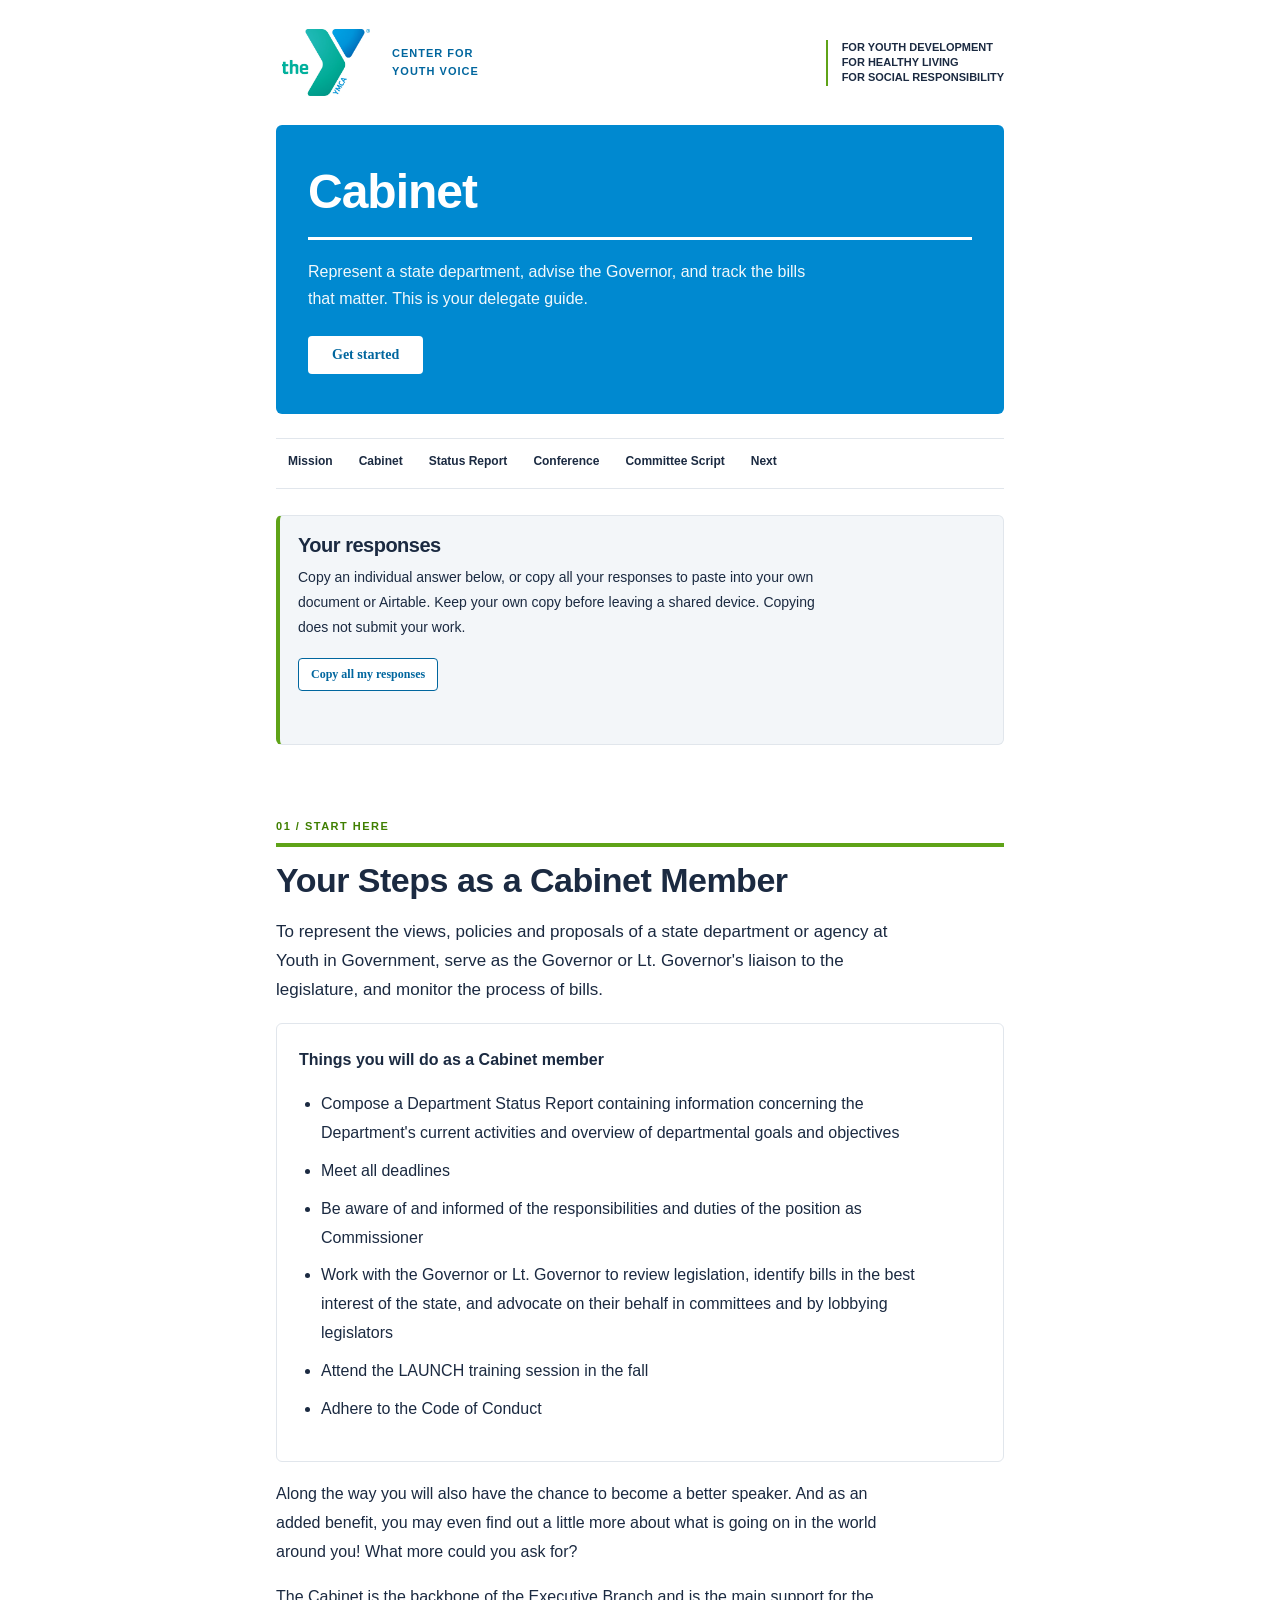
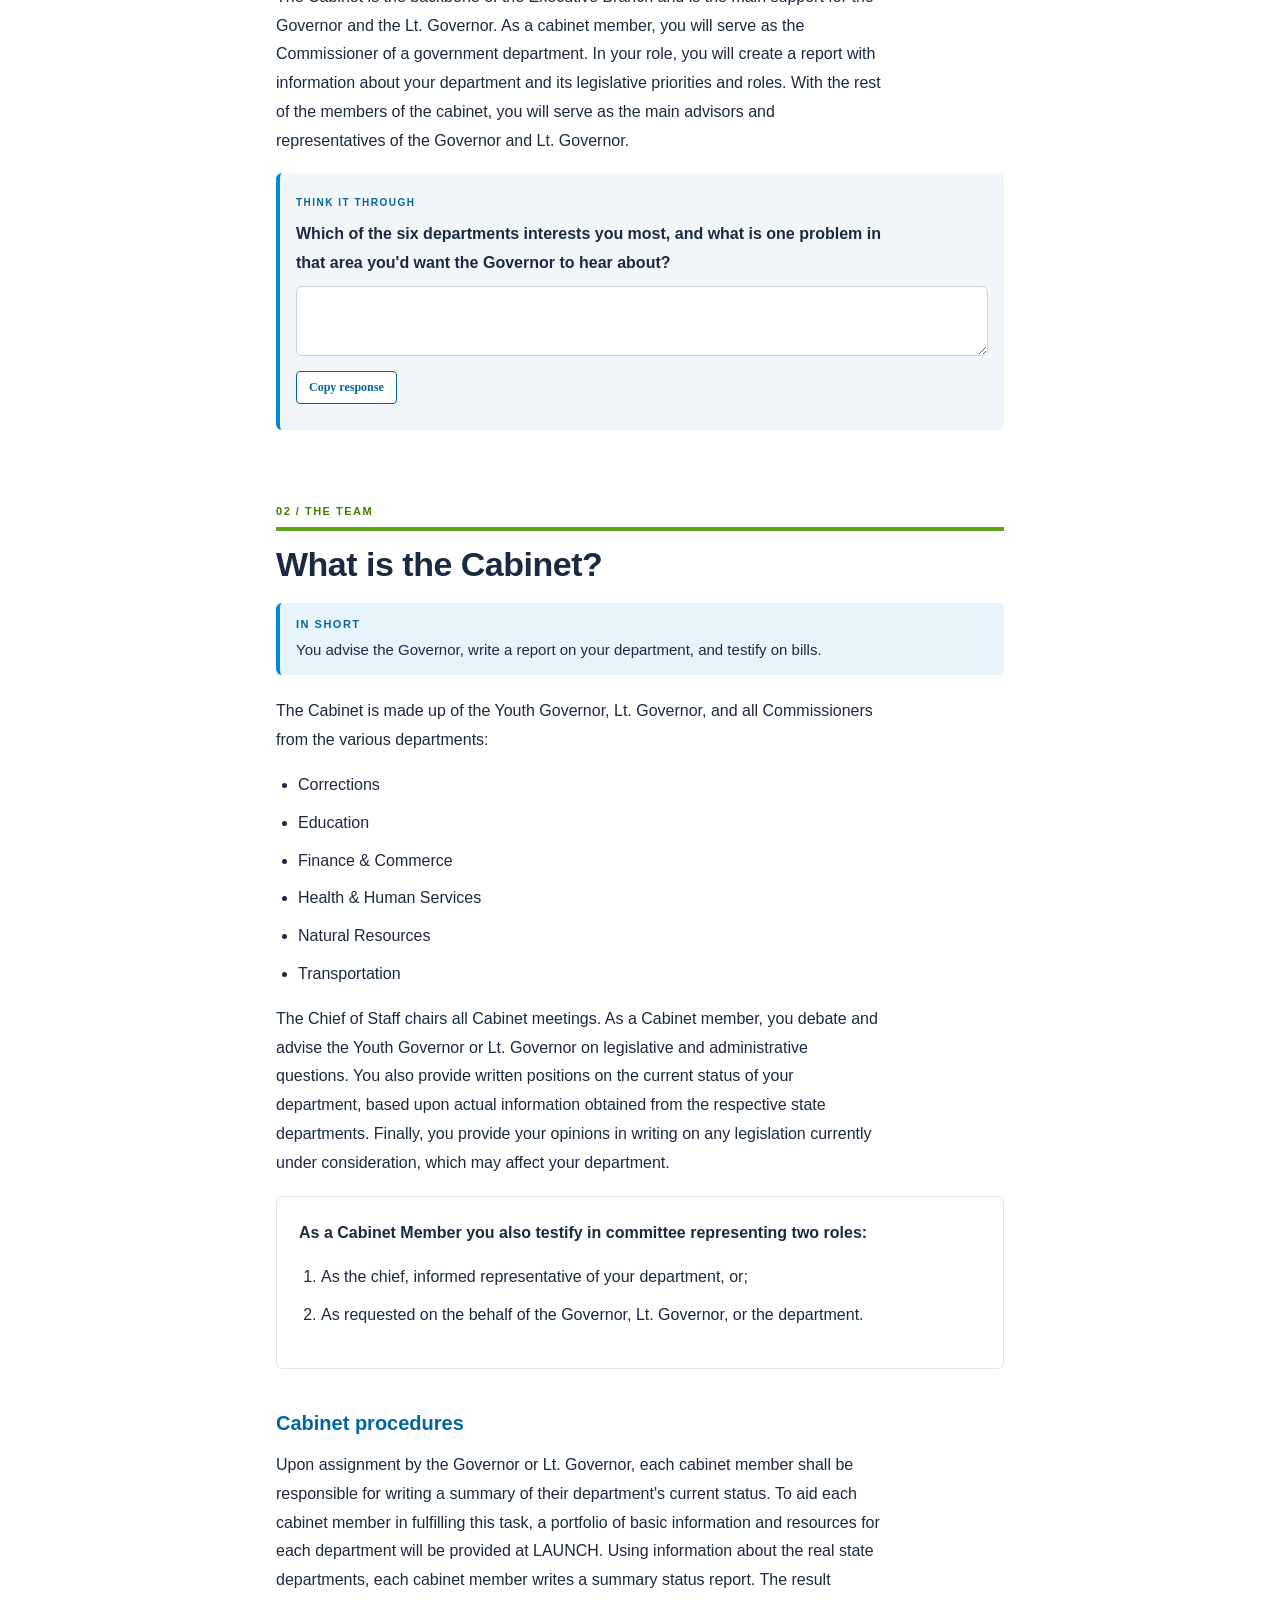
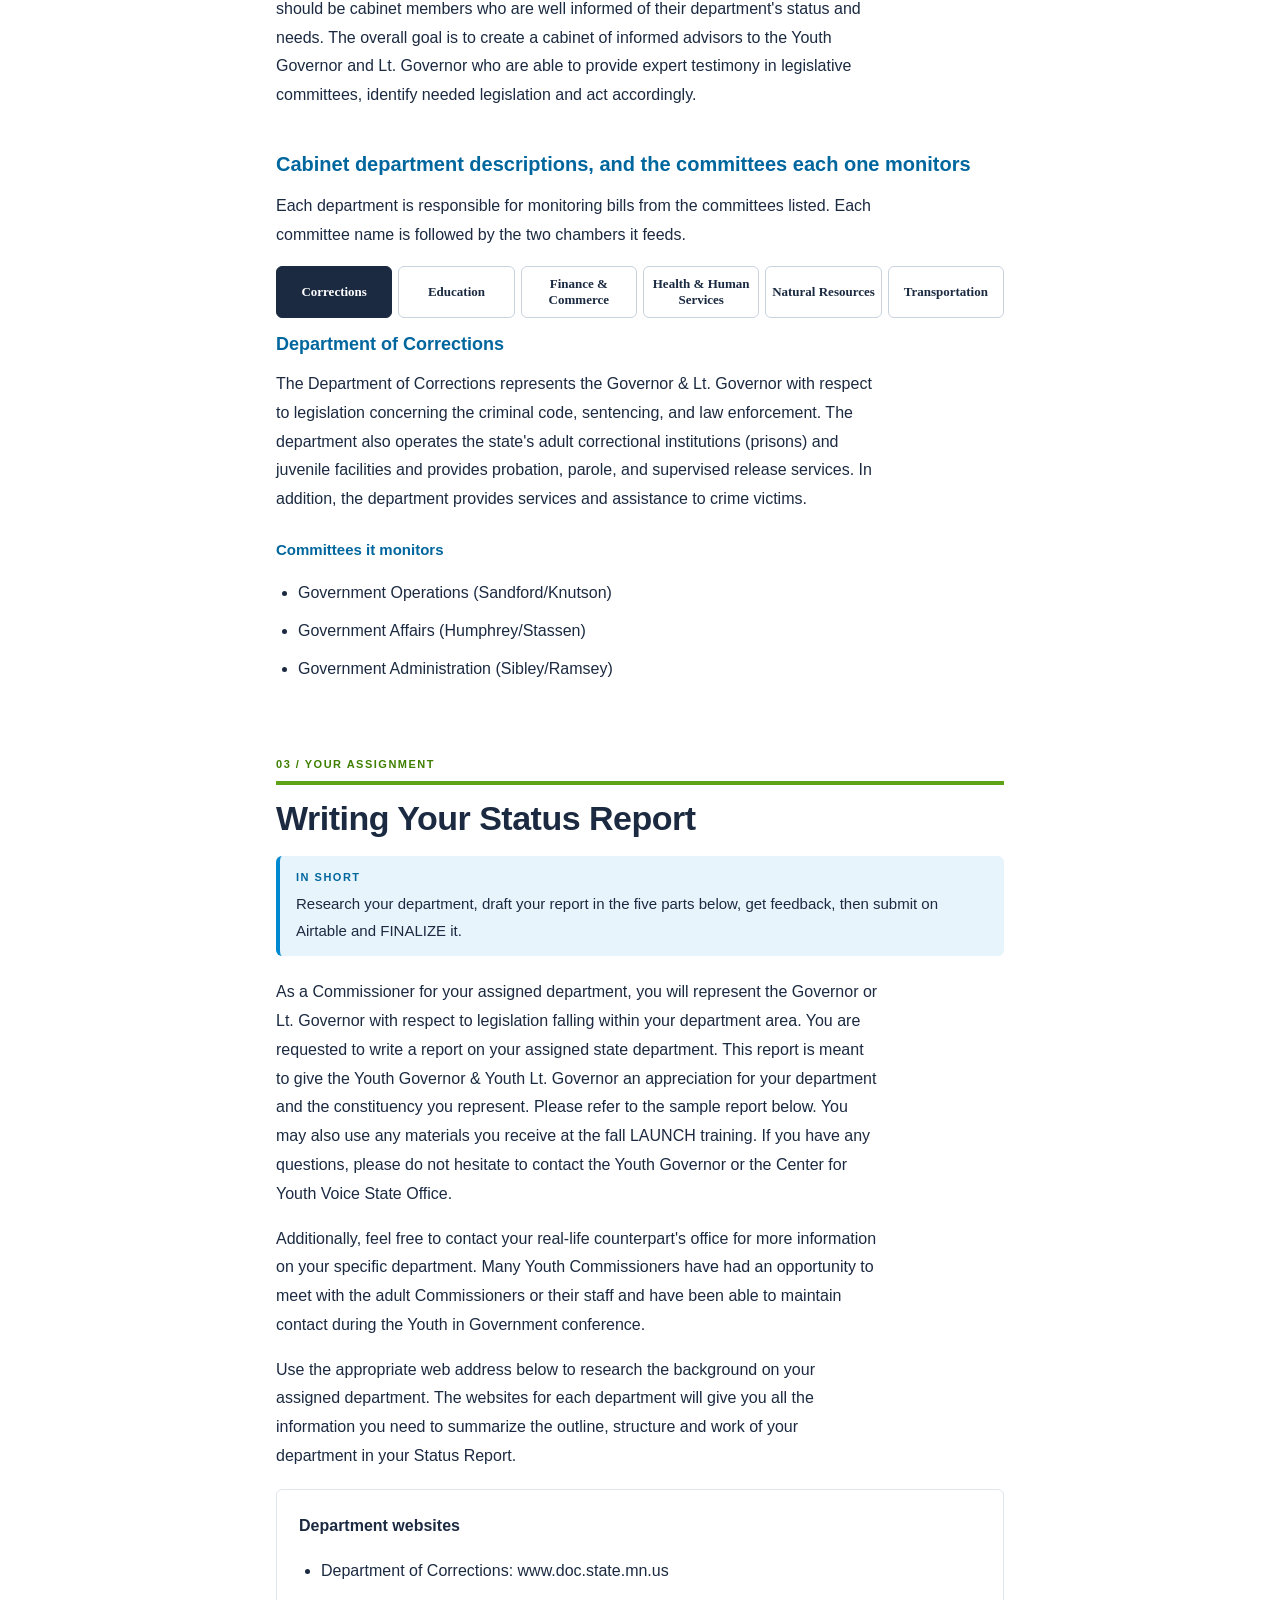
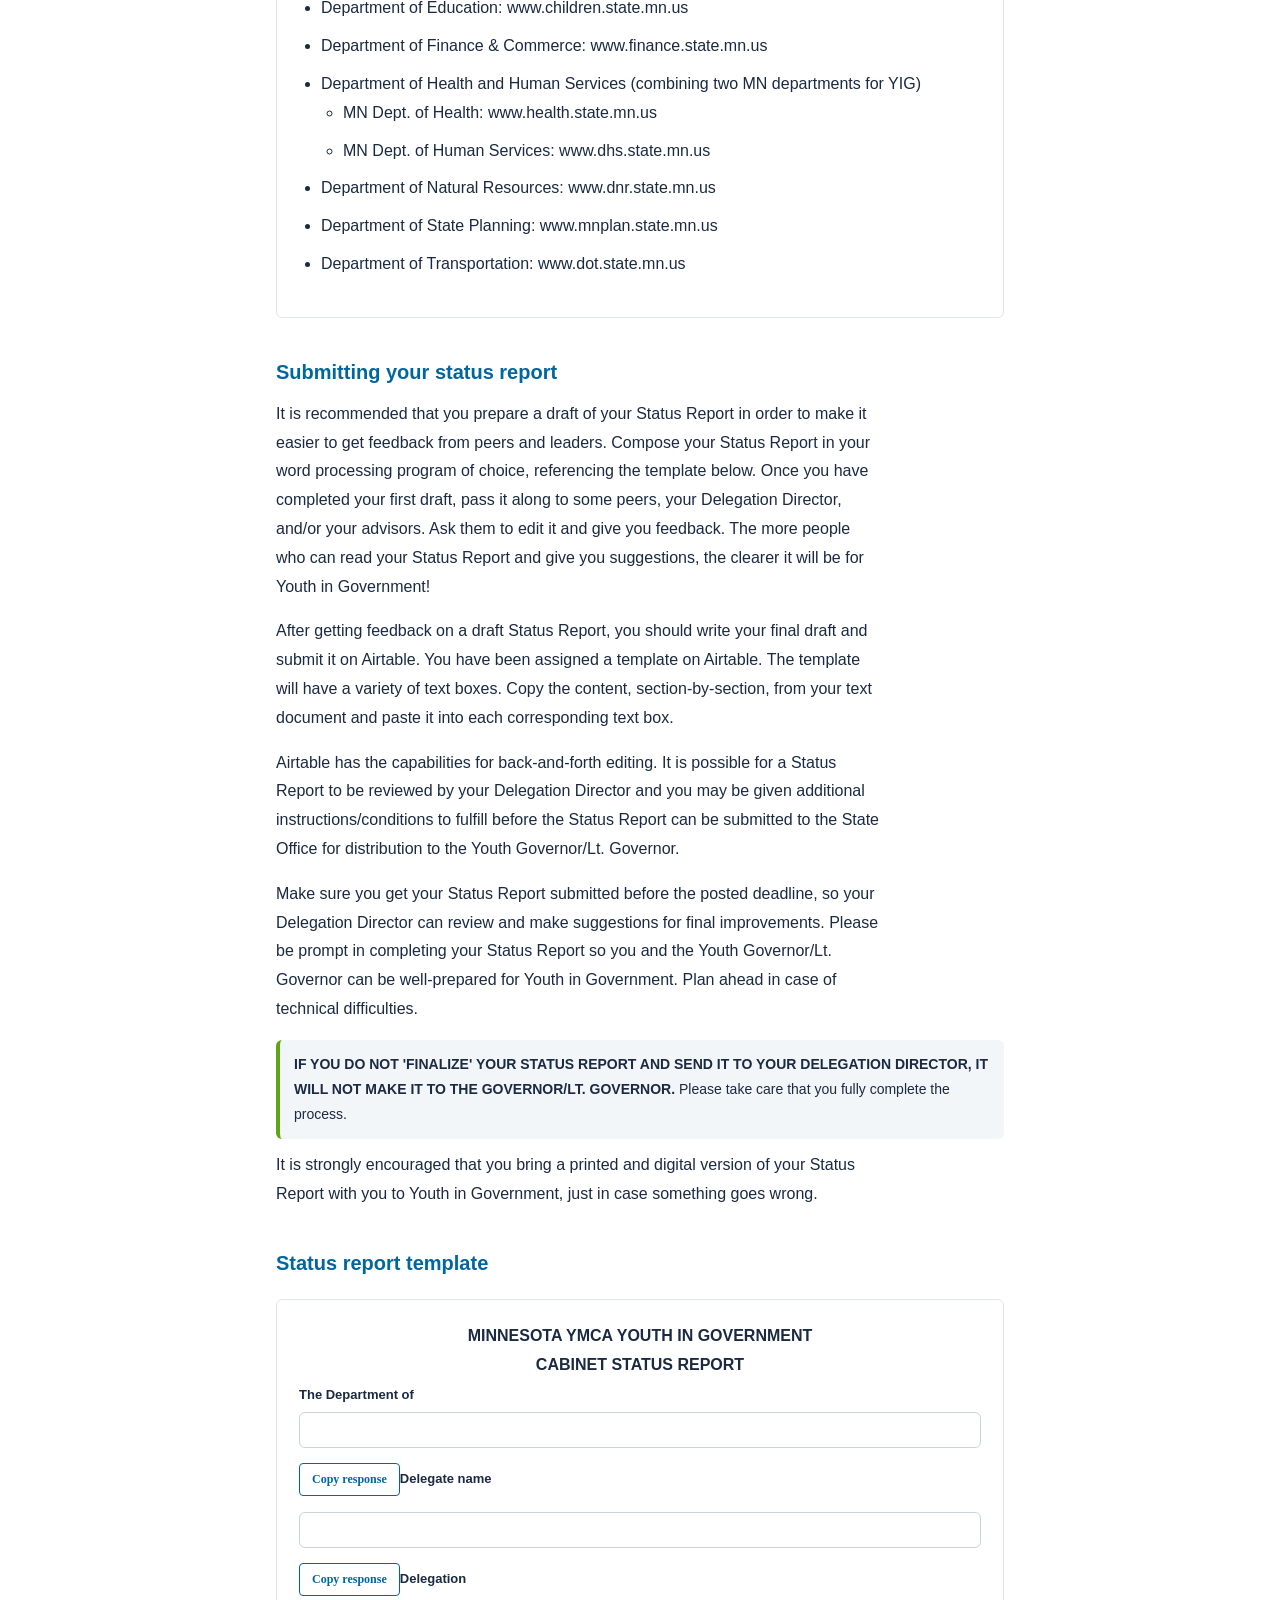
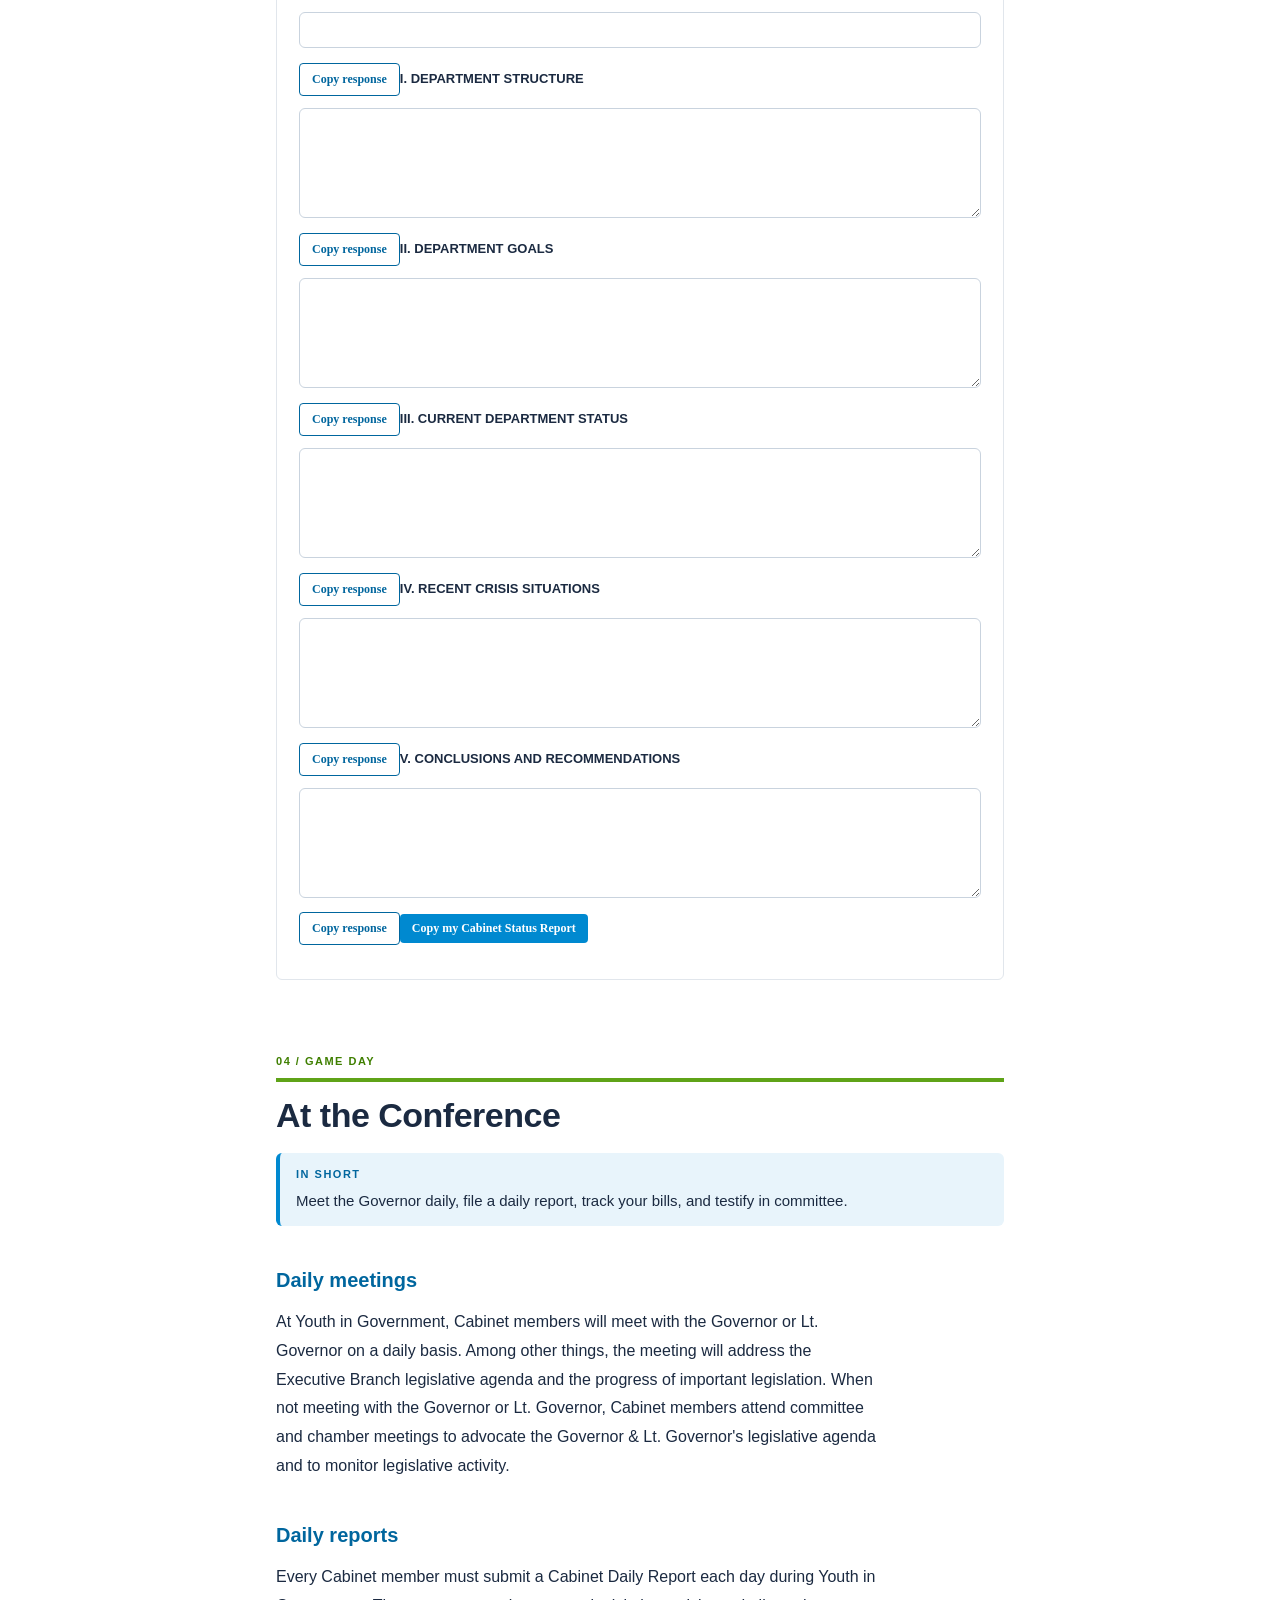
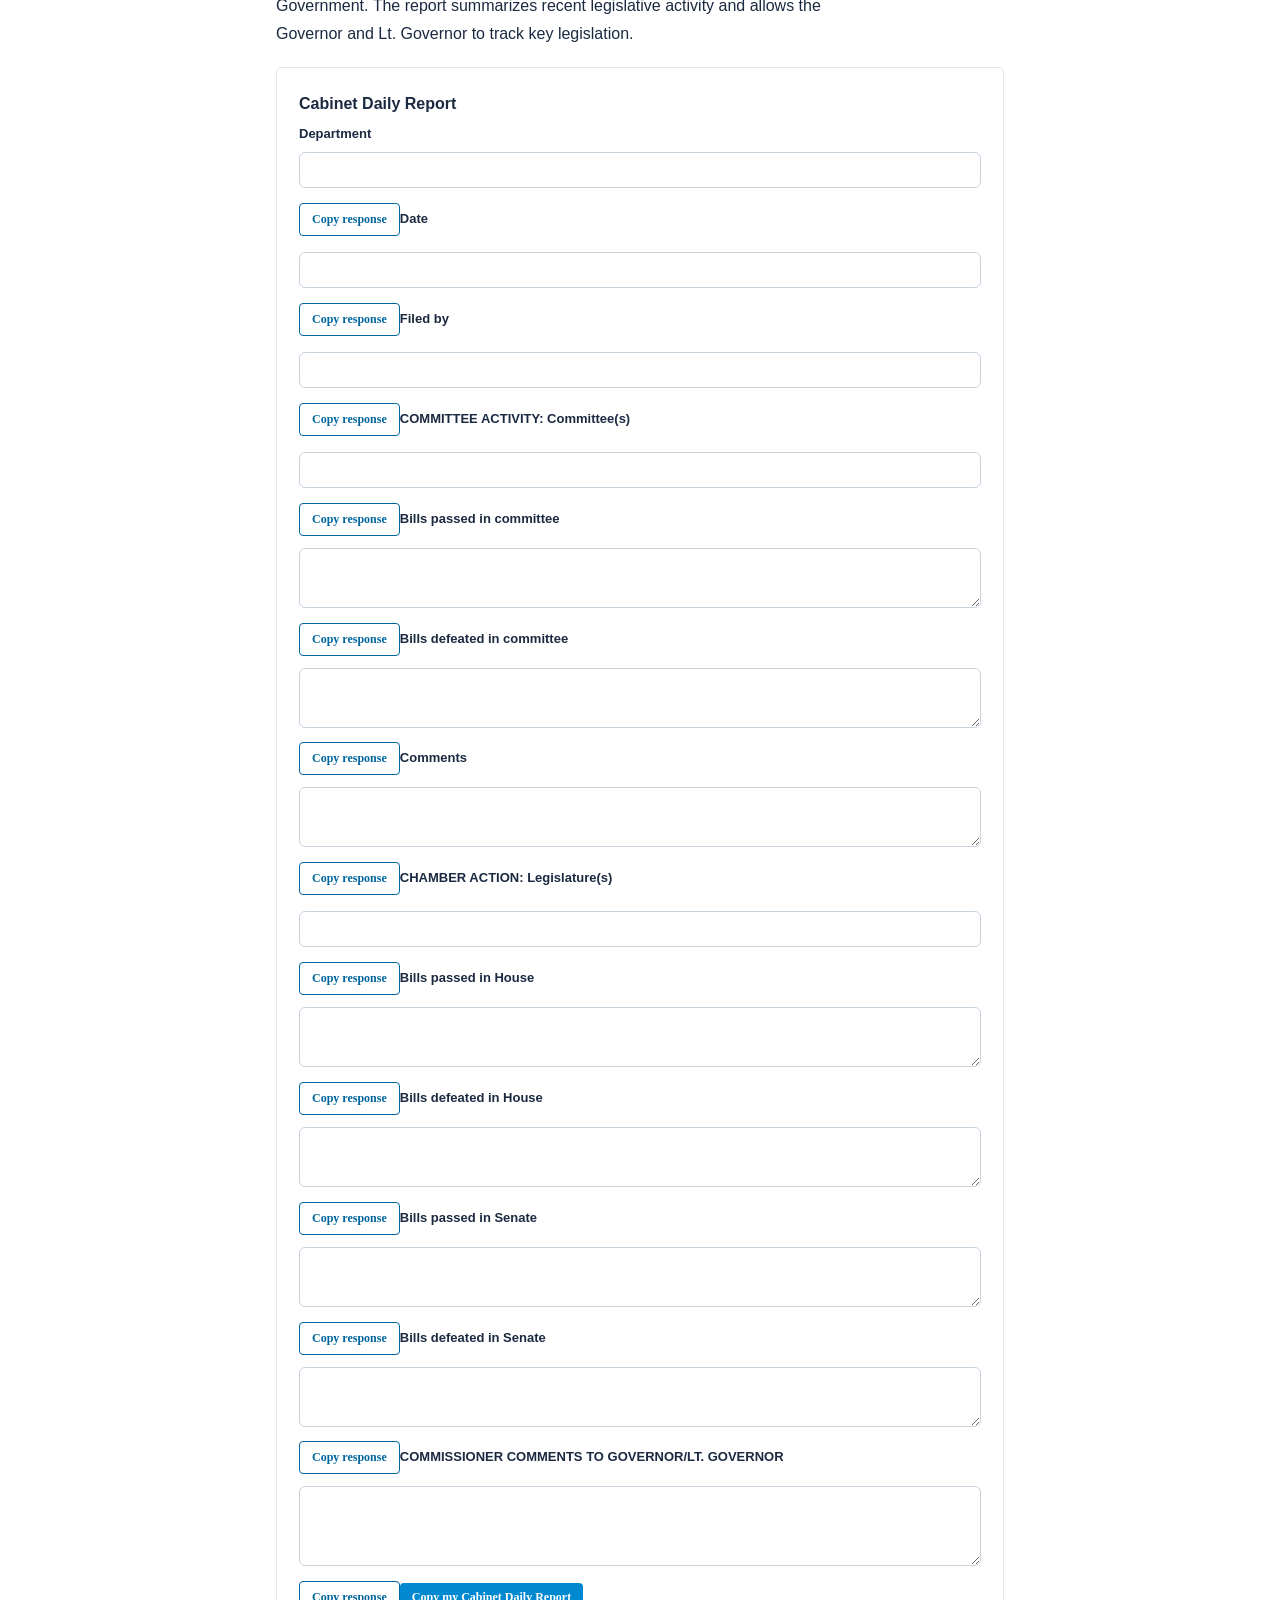
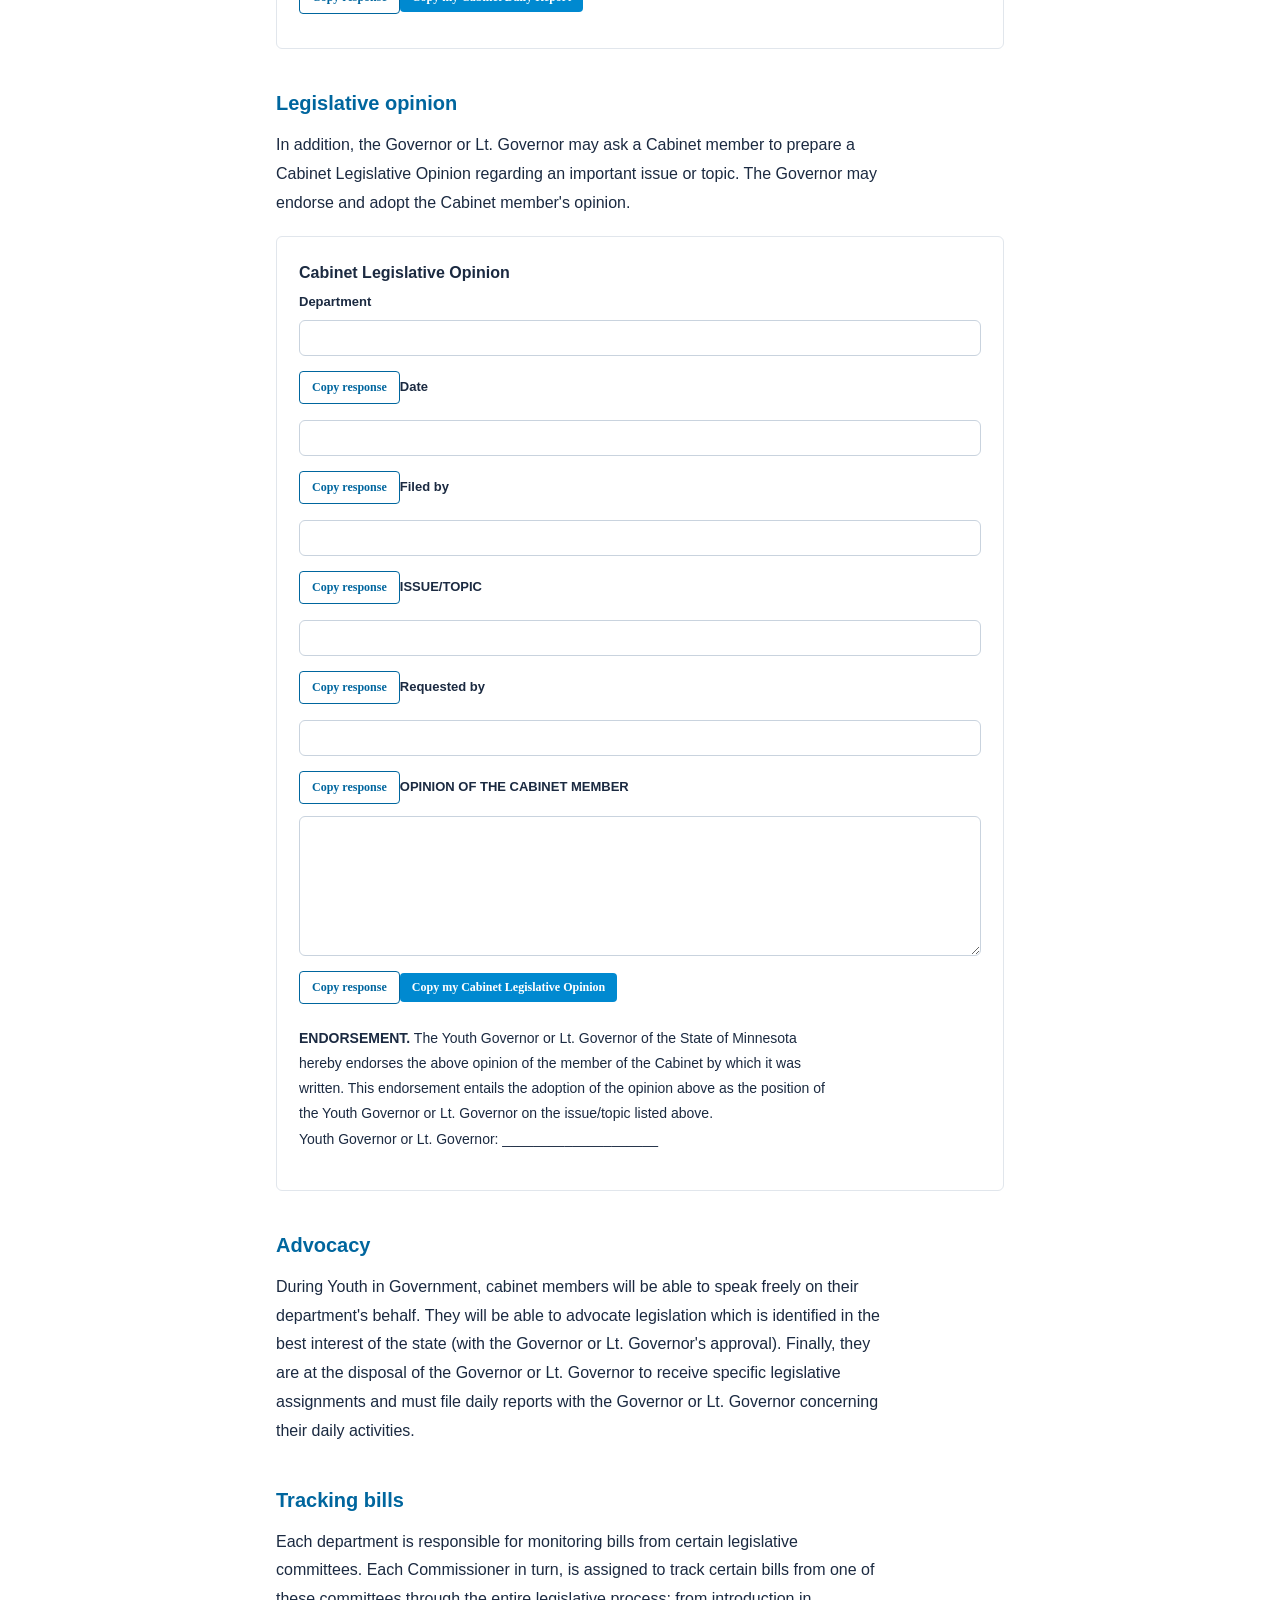
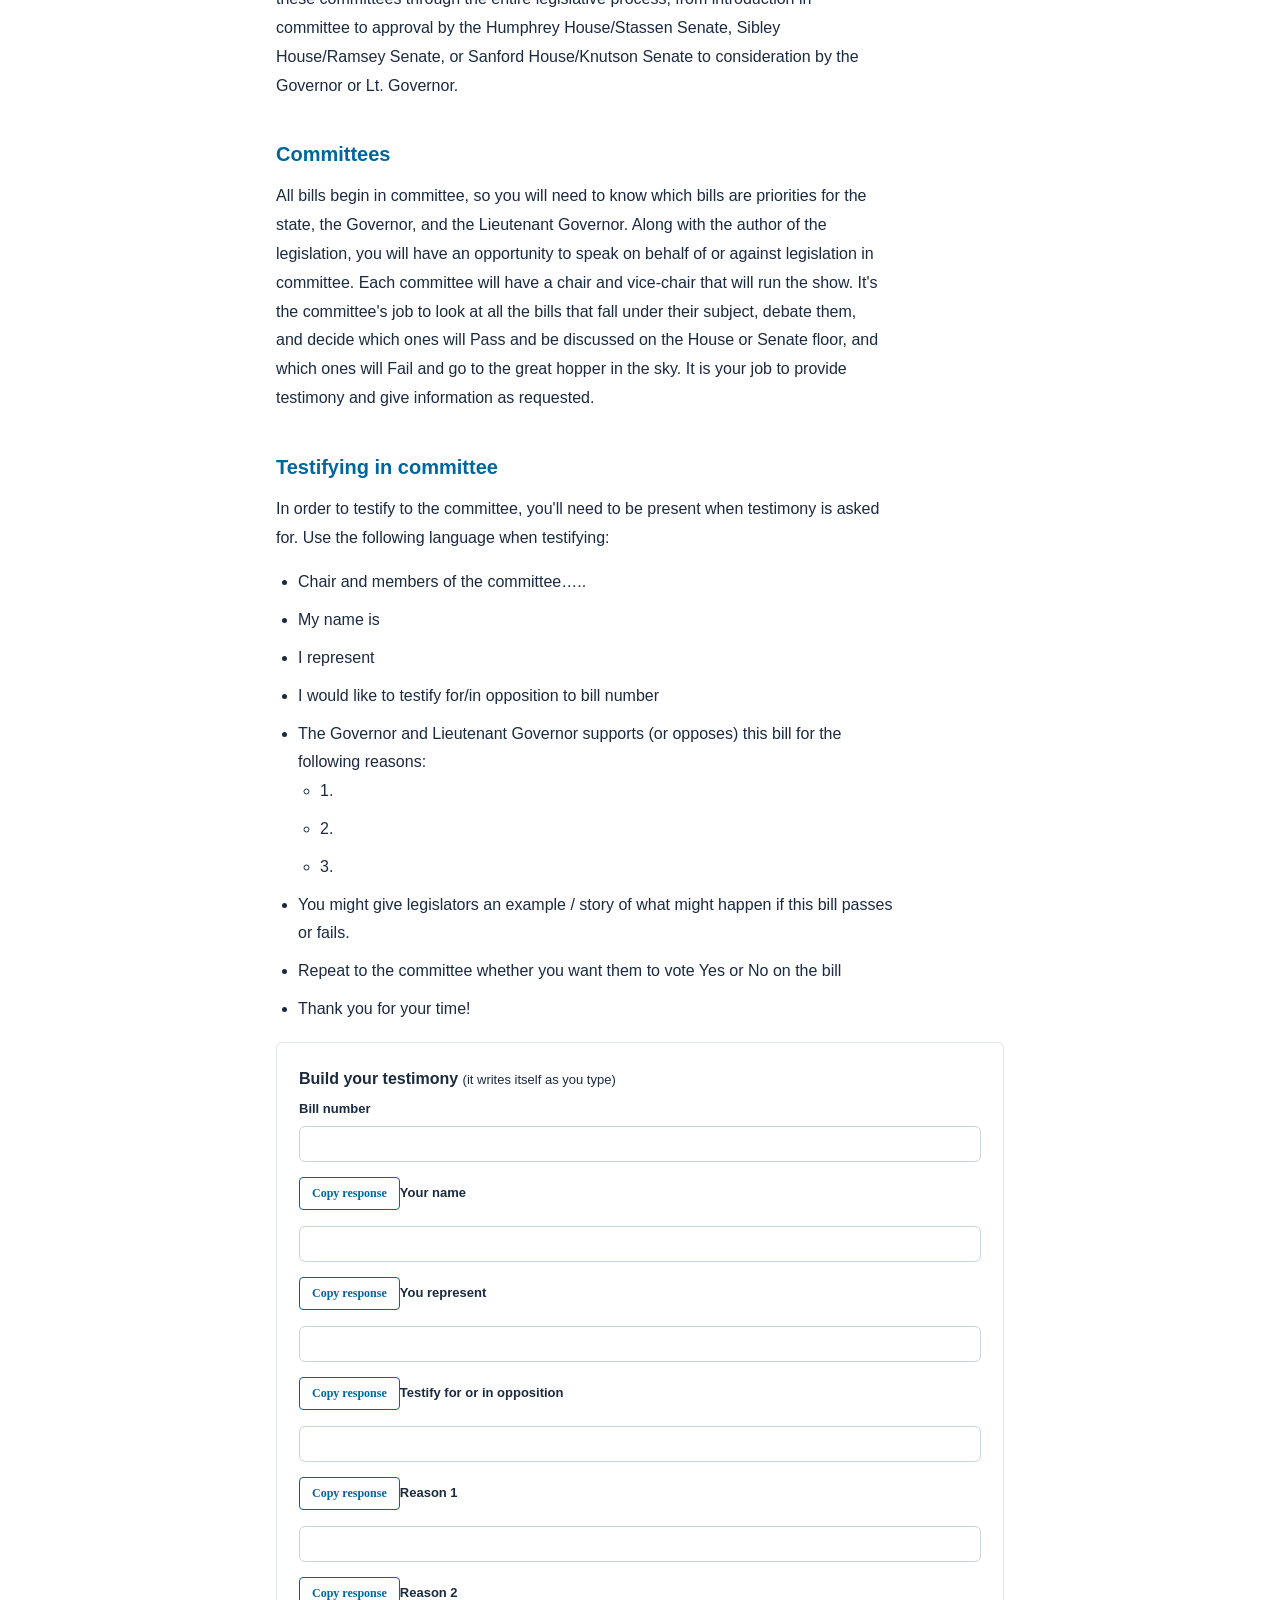
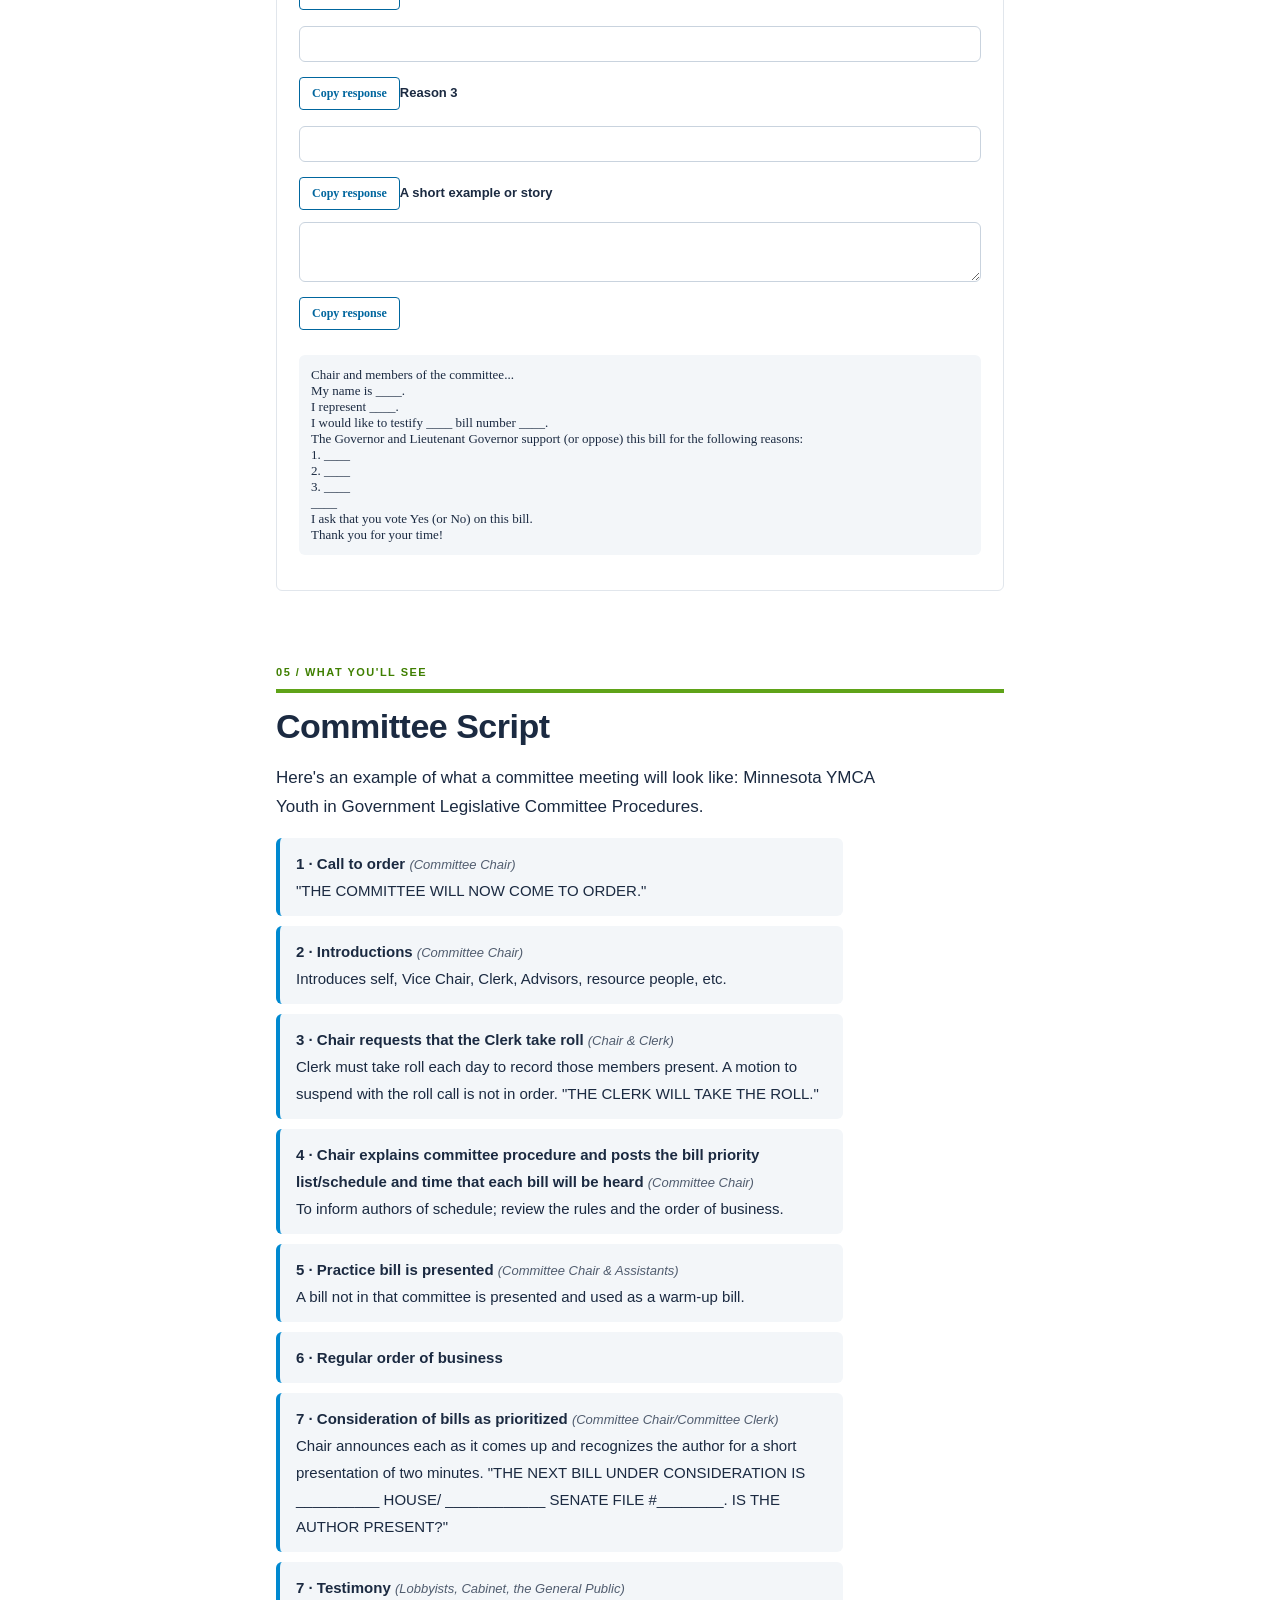
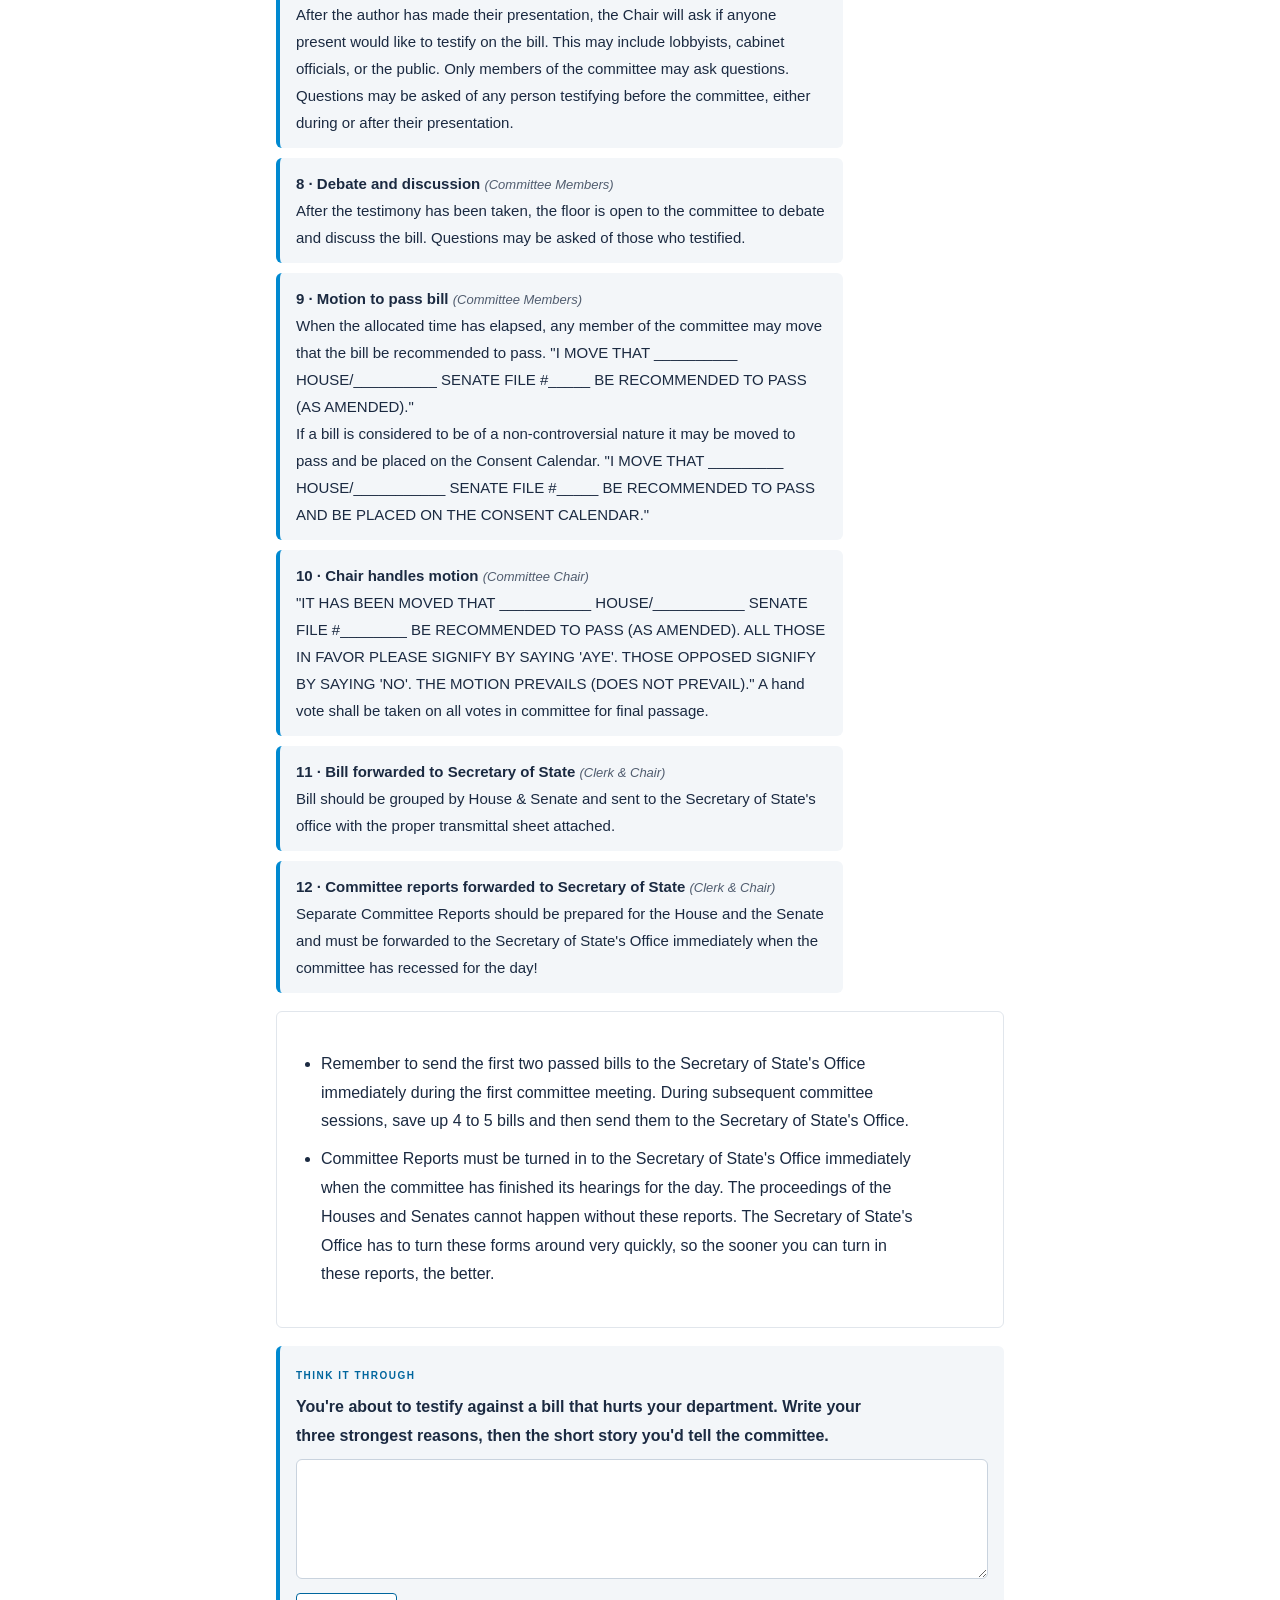
<file: cabinet-guide.html>
<!DOCTYPE html>
<html lang="en"><head><meta charset="utf-8"><meta name="viewport" content="width=device-width, initial-scale=1, viewport-fit=cover"><title>Cabinet · Delegate Guide</title>
<style>
:root{--blue:#0060AF;--cyan:#00A5E0;--green:#6CB33F;--purple:#92278F;--ink:#1d2b3a;--bg:#fff;--card:#fff;--line:#d5dfea;--soft:#eef5fb;box-sizing:border-box;padding-top:env(safe-area-inset-top,0px);padding-bottom:env(safe-area-inset-bottom,0px)}
*{box-sizing:border-box}html{scroll-behavior:smooth;scroll-padding-top:60px}
body{margin:0;background:var(--bg);color:var(--ink);font:15px/1.65 Verdana,Geneva,sans-serif}
#bar{position:fixed;top:0;left:0;height:4px;background:var(--green);width:0;z-index:30}
.top{max-width:900px;margin:0 auto;padding:22px 16px 14px;display:flex;justify-content:space-between;align-items:flex-end;gap:12px;flex-wrap:wrap}
.logo{font-weight:bold;color:var(--blue);font-size:15px;line-height:1.2}.logo small{display:block;font-size:11px;letter-spacing:1px;color:var(--purple)}
.brand{display:flex;align-items:center;gap:8px;color:var(--ink);text-decoration:none}.brand img{display:block;width:44px;height:auto}.brand span{font-size:11px;letter-spacing:1px;line-height:1.2}
.tagl{font-size:10px;font-weight:bold;letter-spacing:.5px;color:var(--purple);line-height:1.4;text-align:right}
nav{position:sticky;top:env(safe-area-inset-top,0px);z-index:20;background:var(--bg);border-top:1px solid var(--line);border-bottom:1px solid var(--line);display:flex;gap:2px;overflow-x:auto;padding:4px 10px;justify-content:center}
nav a{color:var(--blue);text-decoration:none;font-size:12px;font-weight:bold;padding:8px 12px;white-space:nowrap;border-bottom:3px solid transparent}
nav a:hover{border-bottom-color:var(--green)}
.hero{max-width:900px;margin:22px auto 0;padding:0 16px}
.hero .in{background:var(--blue);color:#fff;border-radius:22px;padding:44px 32px 40px}
.hero h1{font-size:clamp(30px,7vw,50px);margin:0 0 14px;line-height:1.05;letter-spacing:-.5px;text-transform:uppercase;padding-bottom:16px;border-bottom:2px solid #ffffff90}
.hero p{max-width:560px;margin:0 0 22px;opacity:.95}
.btn{background:#fff;color:var(--blue);border:0;border-radius:99px;padding:11px 24px;font:bold 14px Verdana;cursor:pointer;text-decoration:none;display:inline-block}
button.btn{padding:7px 12px;font-size:12px;border-radius:4px}
main{max-width:900px;margin:0 auto;padding:0 16px 60px}
section{margin-top:52px}
h2{font-size:20px;margin:0 0 14px;color:#fff;background:var(--blue);border-radius:14px;padding:14px 22px;text-transform:uppercase;letter-spacing:.3px}
h3{color:var(--blue);margin:22px 0 8px}
.tag{display:block;color:var(--green);font-size:11px;font-weight:bold;letter-spacing:1.5px;margin-bottom:6px}
.lead{margin:0 0 16px;font-size:16px}
.card{background:var(--card);border:1px solid var(--line);border-radius:10px;padding:18px;margin:12px 0}
.grid{display:grid;grid-template-columns:repeat(auto-fit,minmax(210px,1fr));gap:12px}
.mini{background:var(--soft);border-radius:10px;padding:14px;font-size:14px}
.mini b{display:block;color:var(--blue);margin-bottom:2px}
.tip{background:var(--soft);border-left:4px solid var(--green);border-radius:6px;padding:12px 14px;margin:12px 0;font-size:14px}
.warn{border-left-color:var(--purple)}
.think{background:var(--card);border:1px solid var(--line);border-left:4px solid var(--blue);border-radius:8px;padding:14px 16px;margin:18px 0}
.think::before{content:"THINK IT THROUGH";font-size:10px;font-weight:bold;letter-spacing:1.5px;color:var(--blue)}
.think p{margin:4px 0 8px;font-weight:bold}
textarea{width:100%;min-height:70px;border:1px solid var(--line);border-radius:6px;padding:10px;font:14px Verdana;background:var(--soft);color:var(--ink);resize:vertical}
textarea:focus{outline:2px solid var(--cyan)}
details{background:var(--card);border:1px solid var(--line);border-radius:8px;margin:8px 0;padding:0 14px}
summary{cursor:pointer;padding:12px 0;font-weight:bold;color:var(--blue)}
details>div{padding:0 0 12px;font-size:14px}
.steps{display:flex;gap:6px;flex-wrap:wrap;margin:10px 0}
.steps button{flex:1;min-width:84px;border:1px solid var(--blue);background:var(--card);color:var(--blue);border-radius:8px;padding:9px 4px;font:bold 12px Verdana;cursor:pointer}
.steps button.on{background:var(--blue);color:#fff}
.funnel div{margin:6px auto;padding:12px;border-radius:8px;color:#fff;text-align:center;font-weight:bold;font-size:14px}
table{border-collapse:collapse;width:100%;font-size:13px}td,th{border:1px solid var(--line);padding:8px;text-align:left;vertical-align:top}th{background:var(--soft);color:var(--blue)}
.tw{overflow-x:auto}
.rate{display:flex;align-items:center;gap:10px;margin:8px 0;flex-wrap:wrap}.rate span{flex:1;min-width:170px;font-size:14px}.rate input{width:150px}
.score{font-size:40px;font-weight:bold;color:var(--blue);text-align:center}
.flip{background:var(--soft);border:1px solid var(--line);border-left:4px solid var(--cyan);border-radius:8px;padding:14px 16px;cursor:pointer;margin:8px 0;font-size:14px}
.flip b{color:var(--blue)}.flip small{opacity:.7}.flip.back{border-left-color:var(--green)}
.tl{display:flex;gap:6px;flex-wrap:wrap;margin-top:8px}.tl div{flex:1;min-width:90px;border-radius:8px;padding:10px;color:#fff;text-align:center;font-size:12px}
.tl b{display:block;font-size:20px}
footer{background:var(--blue);color:#fff;text-align:center;font-size:12px;padding:24px 16px;line-height:1.8}

:root{--blue:#0089D0;--cyan:#4FB3E3;--green:#5FA318;--purple:#1B2A41;--ink:#1B2A41;--bg:#fff;--card:#fff;--line:#E1E6EC;--soft:#F3F6F9;color-scheme:light}
body{counter-reset:s;font-size:15px}
.hero .in{border-radius:6px;padding:72px 44px 60px;background:#0089D0}
.hero h1{font-size:clamp(34px,8vw,64px);letter-spacing:-1.5px;border-bottom:3px solid #fff;text-transform:none;font-weight:bold}
.btn{border-radius:4px;color:#00669E}
h2{background:none;color:var(--ink);padding:14px 0 0;border-radius:0;text-transform:none;font-size:32px;letter-spacing:-.5px;border-top:4px solid var(--green)}
.tag{color:#3F7F00}
section .tag::before{counter-increment:s;content:"0" counter(s) "  /  "}
h3,summary,th,.mini b,.flip b{color:#00669E}
nav a{color:var(--ink)}nav a:hover{border-bottom-color:var(--blue)}
.card,.mini,details,.flip,.tip,.funnel div,.tl div,.steps button,.think{border-radius:6px}
.mini{border:0;background:var(--soft)}
.think{background:var(--soft);border:0;border-left:4px solid var(--blue)}
.think::before{color:#00669E}
textarea{background:#fff;border:1px solid #c9d3de}
.tip{border-left-color:var(--green)}
.score{color:#00669E}
.steps button{border-color:#c9d3de;color:var(--ink)}.steps button.on{background:var(--ink);border-color:var(--ink);color:#fff}
.logo{color:var(--ink)}.logo small{color:#00669E}
.tagl{color:var(--ink)}
footer{background:var(--ink)}
details>div p{margin:0 0 12px}details>div h4{margin:18px 0 6px;color:#00669E;font-size:14px}details>div ul{margin:0 0 12px;padding-left:20px}details>div li{margin-bottom:6px}details[open]{border-color:#9ccbe6}details>div{max-width:68ch}
.hero h1{text-transform:uppercase}.sub{font-size:20px;margin:-6px 0 14px;opacity:.95}
ul,ol{padding-left:22px}li{margin-bottom:6px}
.pick label{display:block;padding:8px 12px;margin:6px 0;border:1px solid var(--line);border-radius:6px;cursor:pointer;font-size:14px}
.pick label.on{background:var(--soft);border-color:var(--blue)}
.pick input{margin-right:8px}
.ok{color:#3F7F00;font-weight:bold}.bad{color:#B3261E;font-weight:bold}
.pyr{width:260px;max-width:100%;margin:12px auto;text-align:center;font-size:12px}
.pyr div{background:var(--blue);color:#fff;padding:12px 6px;clip-path:polygon(0 0,100% 0,50% 100%);height:150px;position:relative}
.q{display:block;width:100%;text-align:left}
.stage{display:flex;flex-direction:column;gap:6px}.stage span{background:var(--soft);padding:8px 12px;border-radius:6px;font-weight:bold;color:#00669E}
.inp{width:100%;border:1px solid #c9d3de;border-radius:6px;padding:9px;font:14px Verdana;margin:4px 0 10px;background:#fff;color:var(--ink)}
.cnt{font-weight:bold;margin:6px 0}
body{font-size:16px;line-height:1.8}
main{max-width:760px}
section{margin-top:72px}
h2{font-size:34px;line-height:1.15;margin-bottom:18px}
h3{font-size:20px;margin:36px 0 10px}
h4{margin:22px 0 6px;color:#00669E;font-size:15px}
p,li{max-width:68ch}
p{margin:0 0 16px}
li{margin-bottom:9px}
.lead{font-size:17px;line-height:1.7}
.card{padding:22px;margin:18px 0}
details>div{font-size:15px}
.short{background:#E8F4FB;border-left:4px solid #0089D0;border-radius:6px;padding:12px 16px;margin:0 0 22px;font-size:15px}
.short b{display:block;font-size:11px;letter-spacing:1.5px;color:#00669E;text-transform:uppercase;margin-bottom:2px}
.pyr2{max-width:420px;margin:18px auto}.pyr2 div{margin:6px auto;padding:14px;border-radius:6px;text-align:center;color:#fff;background:#0089D0;font-weight:bold;font-size:13px}.pyr2 small{display:block;font-weight:normal;opacity:.9;margin-top:2px}
.tabset .panel>h3{margin-top:6px;font-size:18px}
.arrow li b{color:#3F7F00;font-weight:bold}
.steps button{font-size:13px}
.step{list-style:none;background:var(--soft);border-left:4px solid var(--blue);border-radius:6px;padding:12px 16px;margin:10px 0;font-size:15px}.step i{opacity:.75;font-size:13px}</style><link rel="stylesheet" href="guide-updates.css"></head>
<body>
<div id="bar"></div>
<header class="top"><a class="logo brand" href="index.html" aria-label="YMCA Center for Youth Voice — guide homepage"><img src="assets/ymca-logo.jpg" alt="The Y — YMCA" width="1200" height="918"><span>CENTER FOR<br>YOUTH VOICE</span></a><div class="tagl">FOR YOUTH DEVELOPMENT<br>FOR HEALTHY LIVING<br>FOR SOCIAL RESPONSIBILITY</div></header>
<div class="hero"><div class="in"><h1>Cabinet</h1><p>Represent a state department, advise the Governor, and track the bills that matter. This is your delegate guide.</p><a class="btn" href="#mission">Get started</a></div></div>
<nav id="nav"></nav>

<main>

<section id="mission"><span class="tag">START HERE</span><h2>Your Steps as a Cabinet Member</h2>
<p class="lead">To represent the views, policies and proposals of a state department or agency at Youth in Government, serve as the Governor or Lt. Governor's liaison to the legislature, and monitor the process of bills.</p>
<div class="card"><b>Things you will do as a Cabinet member</b><ul><li>Compose a Department Status Report containing information concerning the Department's current activities and overview of departmental goals and objectives</li><li>Meet all deadlines</li><li>Be aware of and informed of the responsibilities and duties of the position as Commissioner</li><li>Work with the Governor or Lt. Governor to review legislation, identify bills in the best interest of the state, and advocate on their behalf in committees and by lobbying legislators</li><li>Attend the LAUNCH training session in the fall</li><li>Adhere to the Code of Conduct</li></ul></div>
<p>Along the way you will also have the chance to become a better speaker. And as an added benefit, you may even find out a little more about what is going on in the world around you! What more could you ask for?</p>
<p>The Cabinet is the backbone of the Executive Branch and is the main support for the Governor and the Lt. Governor. As a cabinet member, you will serve as the Commissioner of a government department. In your role, you will create a report with information about your department and its legislative priorities and roles. With the rest of the members of the cabinet, you will serve as the main advisors and representatives of the Governor and Lt. Governor.</p>
<div class="think"><p>Which of the six departments interests you most, and what is one problem in that area you'd want the Governor to hear about?</p><textarea data-k="c1"></textarea></div></section>

<section id="what"><span class="tag">THE TEAM</span><h2>What is the Cabinet?</h2>
<div class="short"><b>In short</b>You advise the Governor, write a report on your department, and testify on bills.</div>
<p>The Cabinet is made up of the Youth Governor, Lt. Governor, and all Commissioners from the various departments:</p>
<ul><li>Corrections</li><li>Education</li><li>Finance &amp; Commerce</li><li>Health &amp; Human Services</li><li>Natural Resources</li><li>Transportation</li></ul>
<p>The Chief of Staff chairs all Cabinet meetings. As a Cabinet member, you debate and advise the Youth Governor or Lt. Governor on legislative and administrative questions. You also provide written positions on the current status of your department, based upon actual information obtained from the respective state departments. Finally, you provide your opinions in writing on any legislation currently under consideration, which may affect your department.</p>
<div class="card"><b>As a Cabinet Member you also testify in committee representing two roles:</b><ol><li>As the chief, informed representative of your department, or;</li><li>As requested on the behalf of the Governor, Lt. Governor, or the department.</li></ol></div>
<h3>Cabinet procedures</h3>
<p>Upon assignment by the Governor or Lt. Governor, each cabinet member shall be responsible for writing a summary of their department's current status. To aid each cabinet member in fulfilling this task, a portfolio of basic information and resources for each department will be provided at LAUNCH. Using information about the real state departments, each cabinet member writes a summary status report. The result should be cabinet members who are well informed of their department's status and needs. The overall goal is to create a cabinet of informed advisors to the Youth Governor and Lt. Governor who are able to provide expert testimony in legislative committees, identify needed legislation and act accordingly.</p>
<h3>Cabinet department descriptions, and the committees each one monitors</h3>
<p>Each department is responsible for monitoring bills from the committees listed. Each committee name is followed by the two chambers it feeds.</p>
<div class="tabset">
<div class="panel" data-title="Corrections"><h3>Department of Corrections</h3><p>The Department of Corrections represents the Governor &amp; Lt. Governor with respect to legislation concerning the criminal code, sentencing, and law enforcement. The department also operates the state's adult correctional institutions (prisons) and juvenile facilities and provides probation, parole, and supervised release services. In addition, the department provides services and assistance to crime victims.</p><h4>Committees it monitors</h4><ul><li>Government Operations (Sandford/Knutson)</li><li>Government Affairs (Humphrey/Stassen)</li><li>Government Administration (Sibley/Ramsey)</li></ul></div>
<div class="panel" data-title="Education"><h3>Department of Education</h3><p>The Department of Education provides leadership for public elementary and secondary education programs; encourages state legislation, rules and policies which promote an educational climate that serves all citizens; and ensures that information on the requirements and leadership of the state are interpreted and disseminated to local and regional educational officials.</p><h4>Committees it monitors</h4><ul><li>Education Development (Sandford/Knutson)</li><li>Education Services (Humphrey/Stassen)</li><li>Education Finance (Sibley/Ramsey)</li></ul></div>
<div class="panel" data-title="Finance & Commerce"><h3>Department of Finance &amp; Commerce</h3><p>The Department of Finance &amp; Commerce plans, analyzes, and manages the budget, financial operations and, debt of the state. The department forecasts revenue, controls expenditures per law, and reports financial information for the Governor, legislature, and the public on the operation, financial condition, and economic future of the state. The department also works in partnership with communities to augment local economic development efforts. The department does this by providing financial assistance analysis to help communities diversify their economies and fill the gaps in the marketplace.</p><h4>Committees it monitors</h4><ul><li>Commerce (Sandford/Knutson)</li><li>Consumer Affairs (Humphrey/Stassen)</li><li>Economic Development (Sibley/Ramsey)</li></ul></div>
<div class="panel" data-title="Health & Human Services"><h3>Department of Health &amp; Human Services</h3><p>The Department of Health &amp; Human Services is responsible for developing and maintaining an organized system of programs and services for protecting, maintaining, and improving the health of the citizens of Minnesota. The department is responsible for developing programs that provide emergency services and care to low-income persons, social services to families, and rehabilitative services to the mentally ill, chemically dependent, and physically handicapped.</p><h4>Committees it monitors</h4><ul><li>Human Services (Sandford/Knutson)</li><li>Family Services (Humphrey/Stassen)</li><li>Social Services (Sibley/Ramsey)</li></ul></div>
<div class="panel" data-title="Natural Resources"><h3>Department of Natural Resources</h3><p>The Department of Natural Resources is responsible for establishing water and air quality standards and making recommendations on solid waste disposal and land use. The department also is responsible for regulating noise pollution and toxic/hazardous waste. The department has authority over all public lands, parks, timber, waters, minerals, and wildlife and their use, sale, leasing, or other disposition. In addition, the department is responsible for encouraging programs promoting the safe use of watercraft and firearms.</p><h4>Committees it monitors</h4><ul><li>Forests, Wetlands, &amp; Wildlife (Sandford/Knutson)</li><li>Ecology (Humphrey/Stassen)</li><li>Natural Resources (Sibley/Ramsey)</li></ul></div>
<div class="panel" data-title="Transportation"><h3>Department of Transportation</h3><p>The Department of Transportation seeks to provide a balanced transportation system for Minnesota. It develops and implements policies, plans, and programs for aeronautics, highways, motor carriers, ports, public transport, and railroads.</p><h4>Committees it monitors</h4><ul><li>Transportation (Sandford/Knutson)</li><li>State Infrastructure (Humphrey/Stassen)</li><li>Public Transit (Sibley/Ramsey)</li></ul></div>
</div></section>

<section id="report"><span class="tag">YOUR ASSIGNMENT</span><h2>Writing Your Status Report</h2>
<div class="short"><b>In short</b>Research your department, draft your report in the five parts below, get feedback, then submit on Airtable and FINALIZE it.</div>
<p>As a Commissioner for your assigned department, you will represent the Governor or Lt. Governor with respect to legislation falling within your department area. You are requested to write a report on your assigned state department. This report is meant to give the Youth Governor &amp; Youth Lt. Governor an appreciation for your department and the constituency you represent. Please refer to the sample report below. You may also use any materials you receive at the fall LAUNCH training. If you have any questions, please do not hesitate to contact the Youth Governor or the Center for Youth Voice State Office.</p>
<p>Additionally, feel free to contact your real-life counterpart's office for more information on your specific department. Many Youth Commissioners have had an opportunity to meet with the adult Commissioners or their staff and have been able to maintain contact during the Youth in Government conference.</p>
<p>Use the appropriate web address below to research the background on your assigned department. The websites for each department will give you all the information you need to summarize the outline, structure and work of your department in your Status Report.</p>
<div class="card"><b>Department websites</b><ul><li>Department of Corrections: www.doc.state.mn.us</li><li>Department of Education: www.children.state.mn.us</li><li>Department of Finance &amp; Commerce: www.finance.state.mn.us</li><li>Department of Health and Human Services (combining two MN departments for YIG)<ul><li>MN Dept. of Health: www.health.state.mn.us</li><li>MN Dept. of Human Services: www.dhs.state.mn.us</li></ul></li><li>Department of Natural Resources: www.dnr.state.mn.us</li><li>Department of State Planning: www.mnplan.state.mn.us</li><li>Department of Transportation: www.dot.state.mn.us</li></ul></div>
<h3>Submitting your status report</h3>
<p>It is recommended that you prepare a draft of your Status Report in order to make it easier to get feedback from peers and leaders. Compose your Status Report in your word processing program of choice, referencing the template below. Once you have completed your first draft, pass it along to some peers, your Delegation Director, and/or your advisors. Ask them to edit it and give you feedback. The more people who can read your Status Report and give you suggestions, the clearer it will be for Youth in Government!</p>
<p>After getting feedback on a draft Status Report, you should write your final draft and submit it on Airtable. You have been assigned a template on Airtable. The template will have a variety of text boxes. Copy the content, section-by-section, from your text document and paste it into each corresponding text box.</p>
<p>Airtable has the capabilities for back-and-forth editing. It is possible for a Status Report to be reviewed by your Delegation Director and you may be given additional instructions/conditions to fulfill before the Status Report can be submitted to the State Office for distribution to the Youth Governor/Lt. Governor.</p>
<p>Make sure you get your Status Report submitted before the posted deadline, so your Delegation Director can review and make suggestions for final improvements. Please be prompt in completing your Status Report so you and the Youth Governor/Lt. Governor can be well-prepared for Youth in Government. Plan ahead in case of technical difficulties.</p>
<div class="tip warn"><b>IF YOU DO NOT 'FINALIZE' YOUR STATUS REPORT AND SEND IT TO YOUR DELEGATION DIRECTOR, IT WILL NOT MAKE IT TO THE GOVERNOR/LT. GOVERNOR.</b> Please take care that you fully complete the process.</div>
<p>It is strongly encouraged that you bring a printed and digital version of your Status Report with you to Youth in Government, just in case something goes wrong.</p>
<h3>Status report template</h3>
<div class="card"><div style="text-align:center"><b>MINNESOTA YMCA YOUTH IN GOVERNMENT<br>CABINET STATUS REPORT</b></div><div id="sr"></div></div></section>

<section id="conf"><span class="tag">GAME DAY</span><h2>At the Conference</h2>
<div class="short"><b>In short</b>Meet the Governor daily, file a daily report, track your bills, and testify in committee.</div>
<h3>Daily meetings</h3><p>At Youth in Government, Cabinet members will meet with the Governor or Lt. Governor on a daily basis. Among other things, the meeting will address the Executive Branch legislative agenda and the progress of important legislation. When not meeting with the Governor or Lt. Governor, Cabinet members attend committee and chamber meetings to advocate the Governor &amp; Lt. Governor's legislative agenda and to monitor legislative activity.</p>
<h3>Daily reports</h3><p>Every Cabinet member must submit a Cabinet Daily Report each day during Youth in Government. The report summarizes recent legislative activity and allows the Governor and Lt. Governor to track key legislation.</p>
<div class="card"><b>Cabinet Daily Report</b><div id="dr"></div></div>
<h3>Legislative opinion</h3><p>In addition, the Governor or Lt. Governor may ask a Cabinet member to prepare a Cabinet Legislative Opinion regarding an important issue or topic. The Governor may endorse and adopt the Cabinet member's opinion.</p>
<div class="card"><b>Cabinet Legislative Opinion</b><div id="lo"></div><p style="font-size:14px;margin-top:10px"><b>ENDORSEMENT.</b> The Youth Governor or Lt. Governor of the State of Minnesota hereby endorses the above opinion of the member of the Cabinet by which it was written. This endorsement entails the adoption of the opinion above as the position of the Youth Governor or Lt. Governor on the issue/topic listed above.<br>Youth Governor or Lt. Governor: ____________________</p></div>
<h3>Advocacy</h3><p>During Youth in Government, cabinet members will be able to speak freely on their department's behalf. They will be able to advocate legislation which is identified in the best interest of the state (with the Governor or Lt. Governor's approval). Finally, they are at the disposal of the Governor or Lt. Governor to receive specific legislative assignments and must file daily reports with the Governor or Lt. Governor concerning their daily activities.</p>
<h3>Tracking bills</h3><p>Each department is responsible for monitoring bills from certain legislative committees. Each Commissioner in turn, is assigned to track certain bills from one of these committees through the entire legislative process; from introduction in committee to approval by the Humphrey House/Stassen Senate, Sibley House/Ramsey Senate, or Sanford House/Knutson Senate to consideration by the Governor or Lt. Governor.</p>
<h3>Committees</h3><p>All bills begin in committee, so you will need to know which bills are priorities for the state, the Governor, and the Lieutenant Governor. Along with the author of the legislation, you will have an opportunity to speak on behalf of or against legislation in committee. Each committee will have a chair and vice-chair that will run the show. It's the committee's job to look at all the bills that fall under their subject, debate them, and decide which ones will Pass and be discussed on the House or Senate floor, and which ones will Fail and go to the great hopper in the sky. It is your job to provide testimony and give information as requested.</p>
<h3>Testifying in committee</h3>
<p>In order to testify to the committee, you'll need to be present when testimony is asked for. Use the following language when testifying:</p>
<ul><li>Chair and members of the committee…..</li><li>My name is</li><li>I represent</li><li>I would like to testify for/in opposition to bill number</li><li>The Governor and Lieutenant Governor supports (or opposes) this bill for the following reasons:<ul><li>1.</li><li>2.</li><li>3.</li></ul></li><li>You might give legislators an example / story of what might happen if this bill passes or fails.</li><li>Repeat to the committee whether you want them to vote Yes or No on the bill</li><li>Thank you for your time!</li></ul>
<div class="card"><b>Build your testimony</b> <span style="font-size:13px">(it writes itself as you type)</span><div id="tb"></div></div></section>

<section id="script"><span class="tag">WHAT YOU'LL SEE</span><h2>Committee Script</h2>
<p class="lead">Here's an example of what a committee meeting will look like: Minnesota YMCA Youth in Government Legislative Committee Procedures.</p>
<ol class="sc" style="list-style:none;padding:0">
<li class="step"><b>1 · Call to order</b> <i>(Committee Chair)</i><br>"THE COMMITTEE WILL NOW COME TO ORDER."</li>
<li class="step"><b>2 · Introductions</b> <i>(Committee Chair)</i><br>Introduces self, Vice Chair, Clerk, Advisors, resource people, etc.</li>
<li class="step"><b>3 · Chair requests that the Clerk take roll</b> <i>(Chair &amp; Clerk)</i><br>Clerk must take roll each day to record those members present. A motion to suspend with the roll call is not in order. "THE CLERK WILL TAKE THE ROLL."</li>
<li class="step"><b>4 · Chair explains committee procedure and posts the bill priority list/schedule and time that each bill will be heard</b> <i>(Committee Chair)</i><br>To inform authors of schedule; review the rules and the order of business.</li>
<li class="step"><b>5 · Practice bill is presented</b> <i>(Committee Chair &amp; Assistants)</i><br>A bill not in that committee is presented and used as a warm-up bill.</li>
<li class="step"><b>6 · Regular order of business</b></li>
<li class="step"><b>7 · Consideration of bills as prioritized</b> <i>(Committee Chair/Committee Clerk)</i><br>Chair announces each as it comes up and recognizes the author for a short presentation of two minutes. "THE NEXT BILL UNDER CONSIDERATION IS __________ HOUSE/ ____________ SENATE FILE #________. IS THE AUTHOR PRESENT?"</li>
<li class="step"><b>7 · Testimony</b> <i>(Lobbyists, Cabinet, the General Public)</i><br>After the author has made their presentation, the Chair will ask if anyone present would like to testify on the bill. This may include lobbyists, cabinet officials, or the public. Only members of the committee may ask questions. Questions may be asked of any person testifying before the committee, either during or after their presentation.</li>
<li class="step"><b>8 · Debate and discussion</b> <i>(Committee Members)</i><br>After the testimony has been taken, the floor is open to the committee to debate and discuss the bill. Questions may be asked of those who testified.</li>
<li class="step"><b>9 · Motion to pass bill</b> <i>(Committee Members)</i><br>When the allocated time has elapsed, any member of the committee may move that the bill be recommended to pass. "I MOVE THAT __________ HOUSE/__________ SENATE FILE #_____ BE RECOMMENDED TO PASS (AS AMENDED)."<br>If a bill is considered to be of a non-controversial nature it may be moved to pass and be placed on the Consent Calendar. "I MOVE THAT _________ HOUSE/___________ SENATE FILE #_____ BE RECOMMENDED TO PASS AND BE PLACED ON THE CONSENT CALENDAR."</li>
<li class="step"><b>10 · Chair handles motion</b> <i>(Committee Chair)</i><br>"IT HAS BEEN MOVED THAT ___________ HOUSE/___________ SENATE FILE #________ BE RECOMMENDED TO PASS (AS AMENDED). ALL THOSE IN FAVOR PLEASE SIGNIFY BY SAYING 'AYE'. THOSE OPPOSED SIGNIFY BY SAYING 'NO'. THE MOTION PREVAILS (DOES NOT PREVAIL)." A hand vote shall be taken on all votes in committee for final passage.</li>
<li class="step"><b>11 · Bill forwarded to Secretary of State</b> <i>(Clerk &amp; Chair)</i><br>Bill should be grouped by House &amp; Senate and sent to the Secretary of State's office with the proper transmittal sheet attached.</li>
<li class="step"><b>12 · Committee reports forwarded to Secretary of State</b> <i>(Clerk &amp; Chair)</i><br>Separate Committee Reports should be prepared for the House and the Senate and must be forwarded to the Secretary of State's Office immediately when the committee has recessed for the day!</li></ol>
<div class="card"><ul><li>Remember to send the first two passed bills to the Secretary of State's Office immediately during the first committee meeting. During subsequent committee sessions, save up 4 to 5 bills and then send them to the Secretary of State's Office.</li><li>Committee Reports must be turned in to the Secretary of State's Office immediately when the committee has finished its hearings for the day. The proceedings of the Houses and Senates cannot happen without these reports. The Secretary of State's Office has to turn these forms around very quickly, so the sooner you can turn in these reports, the better.</li></ul></div>
<div class="think"><p>You're about to testify against a bill that hurts your department. Write your three strongest reasons, then the short story you'd tell the committee.</p><textarea data-k="c2" style="min-height:120px"></textarea></div></section>

<section id="next"><span class="tag">WHAT'S NEXT</span><h2>Next Year</h2>
<p class="lead">Before you pack up the daily reports and bill tracking forms, you should think about next year and what you might want to do.</p>
<div class="tabset">
<div class="panel" data-title="Lobbyist"><h3>If you really enjoyed getting legislation passed... You may want to consider being a Lobbyist.</h3><p>A lobbyist is the person behind the scenes who pushes the legislative process. You probably had some experience with them in committees or debate this year, and hopefully you got to talk to your own teammates. Lobbyists represent clients, and they try and get certain bills to pass or fail depending on how it affects their client's interests. You can use all your debating and negotiating skills to convince legislators to think your way one-on-one, or you can organize campaigns about legislation to reach whole groups. Your primary focus is still legislation and you also get to use your debating skills. If you like networking, have a cause you believe in passionately, and love to convince others to join your cause, being a lobbyist might be right for you!</p></div>
<div class="panel" data-title="Court"><h3>If you like the debating and public speaking... You may want to consider being in the Court Program.</h3><p>The Court program gives you a lot of time to debate (our fancy word for arguing!). As an attorney, you represent one side of a case and try to convince a panel of judges that your arguments are better than the other side's. If you become a judge, you get to listen to the arguments of others and poke holes in them with your piercingly intelligent questions. It's all about the debate!</p></div>
<div class="panel" data-title="National Issues Forum"><h3>If you liked seeing laws get made, but you're interested in debating national issues... You may want to consider being in the National Issues Forum.</h3><p>Like the legislature, the National Issues Forum debates and discusses issues, and members work to pass proposals through. However, the National Issue Forum focuses on issues related to the federal government, while the legislature works on state issues.</p></div>
<div class="panel" data-title="Legislator"><h3>If you really enjoyed the process of making laws... You may want to consider being a Legislator.</h3><p>Legislators are the people who are in the forefront of the legislative process. They represent the people of the state and try to come up with ways that the government can serve them better; they make, change or get rid of laws. You get a chance to come up with your own good ideas for legislation and use all your debating skills to get your bills passed. Your primary focus is still legislation, but you get to speak and debate in groups more, like on the floor of the house and in committee. If you like coming up with new ideas, enjoy debating and speaking in public and want to improve our society, being a legislator may be right for you!</p></div>
<div class="panel" data-title="Officer"><h3>If you loved being a part of leadership of Youth in Government... You may want to become an Elected Officer or Appointed Official.</h3><p><b>Youth Officers (Grades 9-12):</b> Officers for the program are elected by participants in each program area at Youth in Government, to take office at the conclusion of the conference and complete their leadership the following January. Youth Officers preside in the program areas during YIG.</p><p><b>Appointed Officials (Grades 9-12):</b> Shortly after Youth in Government, the newly elected Youth Officers appoint delegates to assist in the leadership of their program area. Some appointed positions include: Floor Leaders, Committee Chairs, Administrators, Press Secretaries, and Presiding Judges/Justices.</p></div></div>
<div class="think"><p>Which path calls to you, and what's one thing you could do this year to get ready?</p><textarea data-k="c3"></textarea></div></section>
</main>
<footer>YMCA Center for Youth Voice · 1801 University Ave SE, Minneapolis MN 55414 · mnyig.org<br>For Youth Development · For Healthy Living · For Social Responsibility</footer>
<script>
const $=s=>document.querySelector(s);
const nav=[["mission","Mission"],["what","Cabinet"],["report","Status Report"],["conf","Conference"],["script","Committee Script"],["next","Next"]];
$("#nav").innerHTML=nav.map(n=>`<a href="#${n[0]}">${n[1]}</a>`).join("");
function bind(){document.querySelectorAll("[data-k]").forEach(t=>{try{t.value=localStorage.getItem("cab_"+t.dataset.k)||""}catch(e){}t.addEventListener("input",()=>{try{localStorage.setItem("cab_"+t.dataset.k,t.value)}catch(e){}})})}
function copy(txt,btn){const done=()=>{const o=btn.textContent;btn.textContent="Copied. Paste it into Airtable.";setTimeout(()=>btn.textContent=o,2500)};try{navigator.clipboard.writeText(txt).then(done,fb)}catch(e){fb()}function fb(){const t=document.createElement("textarea");t.value=txt;document.body.append(t);t.select();try{document.execCommand("copy");done()}catch(e){}t.remove()}}
function form(id,key,fields,title){const el=$(id);el.innerHTML=fields.map(f=>`<label style="font-size:13px;font-weight:bold">${f[0]}</label>${f[2]?`<textarea data-k="${key}_${f[1]}" style="min-height:${f[2]}px"></textarea>`:`<input class="inp" data-k="${key}_${f[1]}">`}`).join("")+`<button class="btn" style="background:var(--blue);color:#fff;margin-top:6px">Copy my ${title}</button>`;el.querySelector("button").onclick=e=>{const v=k=>(el.querySelector(`[data-k="${key}_${k}"]`).value||"").trim();copy(title.toUpperCase()+"\n\n"+fields.map(f=>f[0]+": "+v(f[1])).join("\n\n"),e.target)}}
form("#sr","sr",[["The Department of","dept"],["Delegate name","name"],["Delegation","del"],["I. DEPARTMENT STRUCTURE","s1",110],["II. DEPARTMENT GOALS","s2",110],["III. CURRENT DEPARTMENT STATUS","s3",110],["IV. RECENT CRISIS SITUATIONS","s4",110],["V. CONCLUSIONS AND RECOMMENDATIONS","s5",110]],"Cabinet Status Report");
form("#dr","dr",[["Department","dept"],["Date","date"],["Filed by","by"],["COMMITTEE ACTIVITY: Committee(s)","com"],["Bills passed in committee","bp",60],["Bills defeated in committee","bd",60],["Comments","cc",60],["CHAMBER ACTION: Legislature(s)","leg"],["Bills passed in House","hp",60],["Bills defeated in House","hd",60],["Bills passed in Senate","sp",60],["Bills defeated in Senate","sd",60],["COMMISSIONER COMMENTS TO GOVERNOR/LT. GOVERNOR","gc",80]],"Cabinet Daily Report");
form("#lo","lo",[["Department","dept"],["Date","date"],["Filed by","by"],["ISSUE/TOPIC","topic"],["Requested by","req"],["OPINION OF THE CABINET MEMBER","op",140]],"Cabinet Legislative Opinion");
(function(){const f=[["Bill number","bill"],["Your name","name"],["You represent","rep"],["Testify for or in opposition","pos"],["Reason 1","r1"],["Reason 2","r2"],["Reason 3","r3"],["A short example or story","story",60]];const el=$("#tb");el.innerHTML=f.map(x=>`<label style="font-size:13px;font-weight:bold">${x[0]}</label>${x[2]?`<textarea data-k="tb_${x[1]}" style="min-height:${x[2]}px"></textarea>`:`<input class="inp" data-k="tb_${x[1]}">`}`).join("")+'<pre id="tbo" style="white-space:pre-wrap;background:var(--soft);padding:12px;border-radius:6px;font:13px Verdana"></pre>';const v=k=>(el.querySelector(`[data-k="tb_${k}"]`).value||"").trim()||"____";const up=()=>{$("#tbo").textContent=`Chair and members of the committee...\nMy name is ${v("name")}.\nI represent ${v("rep")}.\nI would like to testify ${v("pos")} bill number ${v("bill")}.\nThe Governor and Lieutenant Governor support (or oppose) this bill for the following reasons:\n1. ${v("r1")}\n2. ${v("r2")}\n3. ${v("r3")}\n${v("story")}\nI ask that you vote Yes (or No) on this bill.\nThank you for your time!`};el.addEventListener("input",up);up()})();
bind();
document.querySelectorAll("#tb [data-k]").forEach(t=>t.dispatchEvent(new Event("input",{bubbles:true})));
document.querySelectorAll(".tabset").forEach(ts=>{const ps=[...ts.querySelectorAll(":scope>.panel")];const bar=document.createElement("div");bar.className="steps";ps.forEach((p,i)=>{const b=document.createElement("button");b.textContent=p.dataset.title;b.onclick=()=>{ps.forEach((x,j)=>{x.style.display=i==j?"block":"none"});[...bar.children].forEach((c,j)=>c.classList.toggle("on",i==j))};bar.append(b)});ts.prepend(bar);bar.children[0].click()});
addEventListener("scroll",()=>{$("#bar").style.width=(scrollY/(document.body.scrollHeight-innerHeight)*100)+"%"});
</script><script src="guide-responses.js"></script><script src="proofread.js"></script></body></html>
</file>
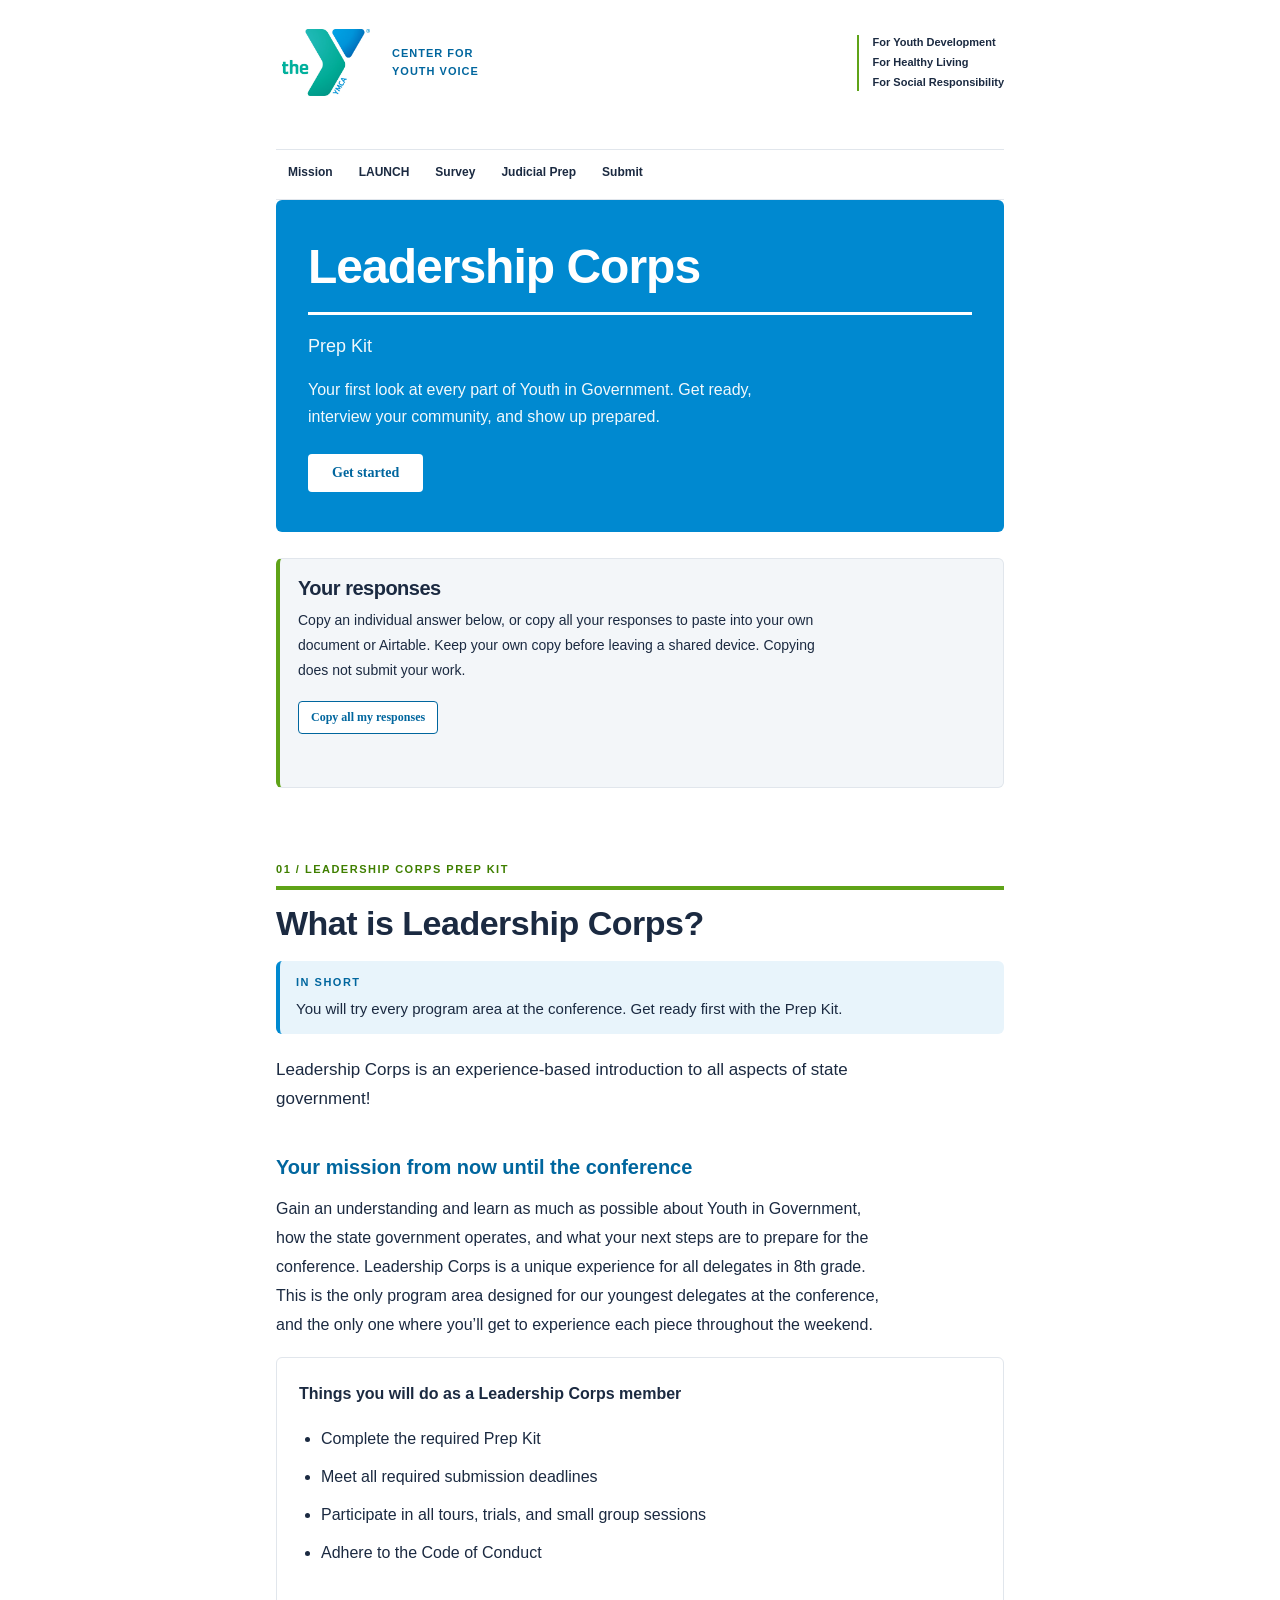
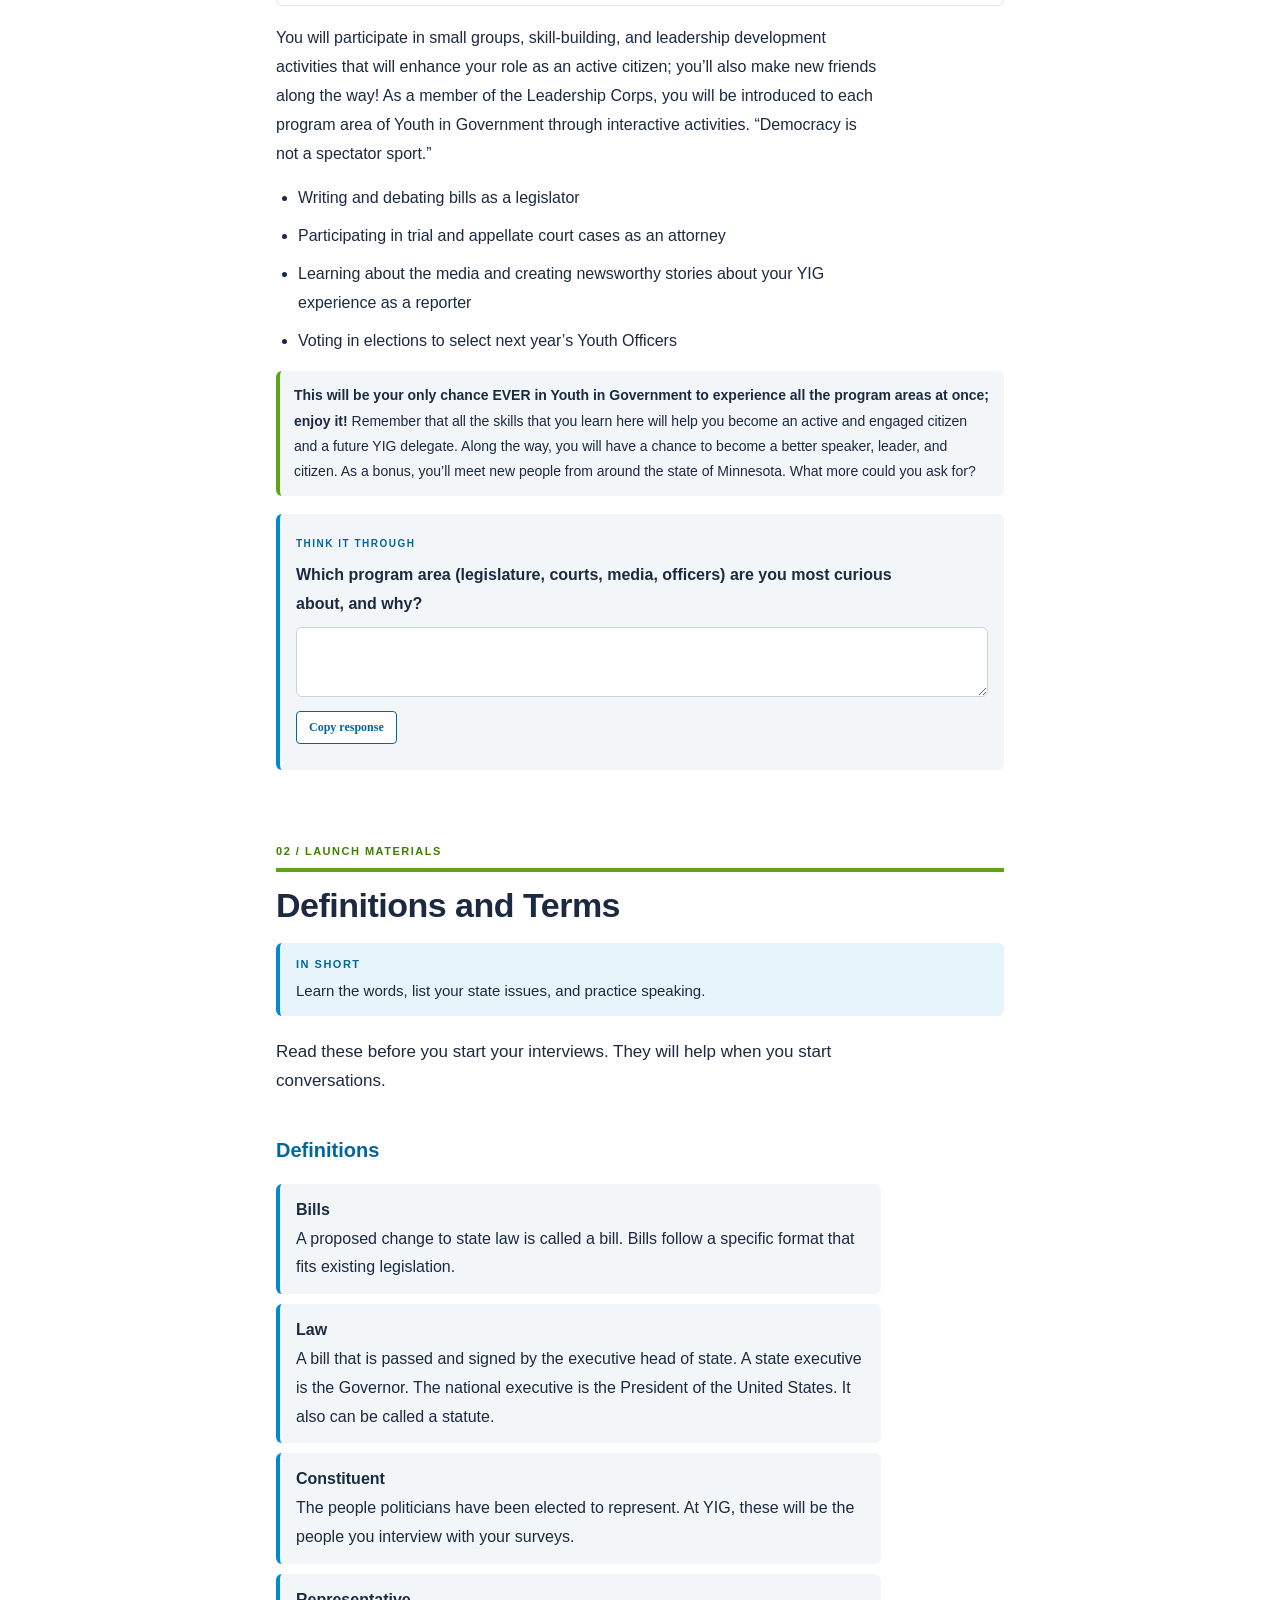
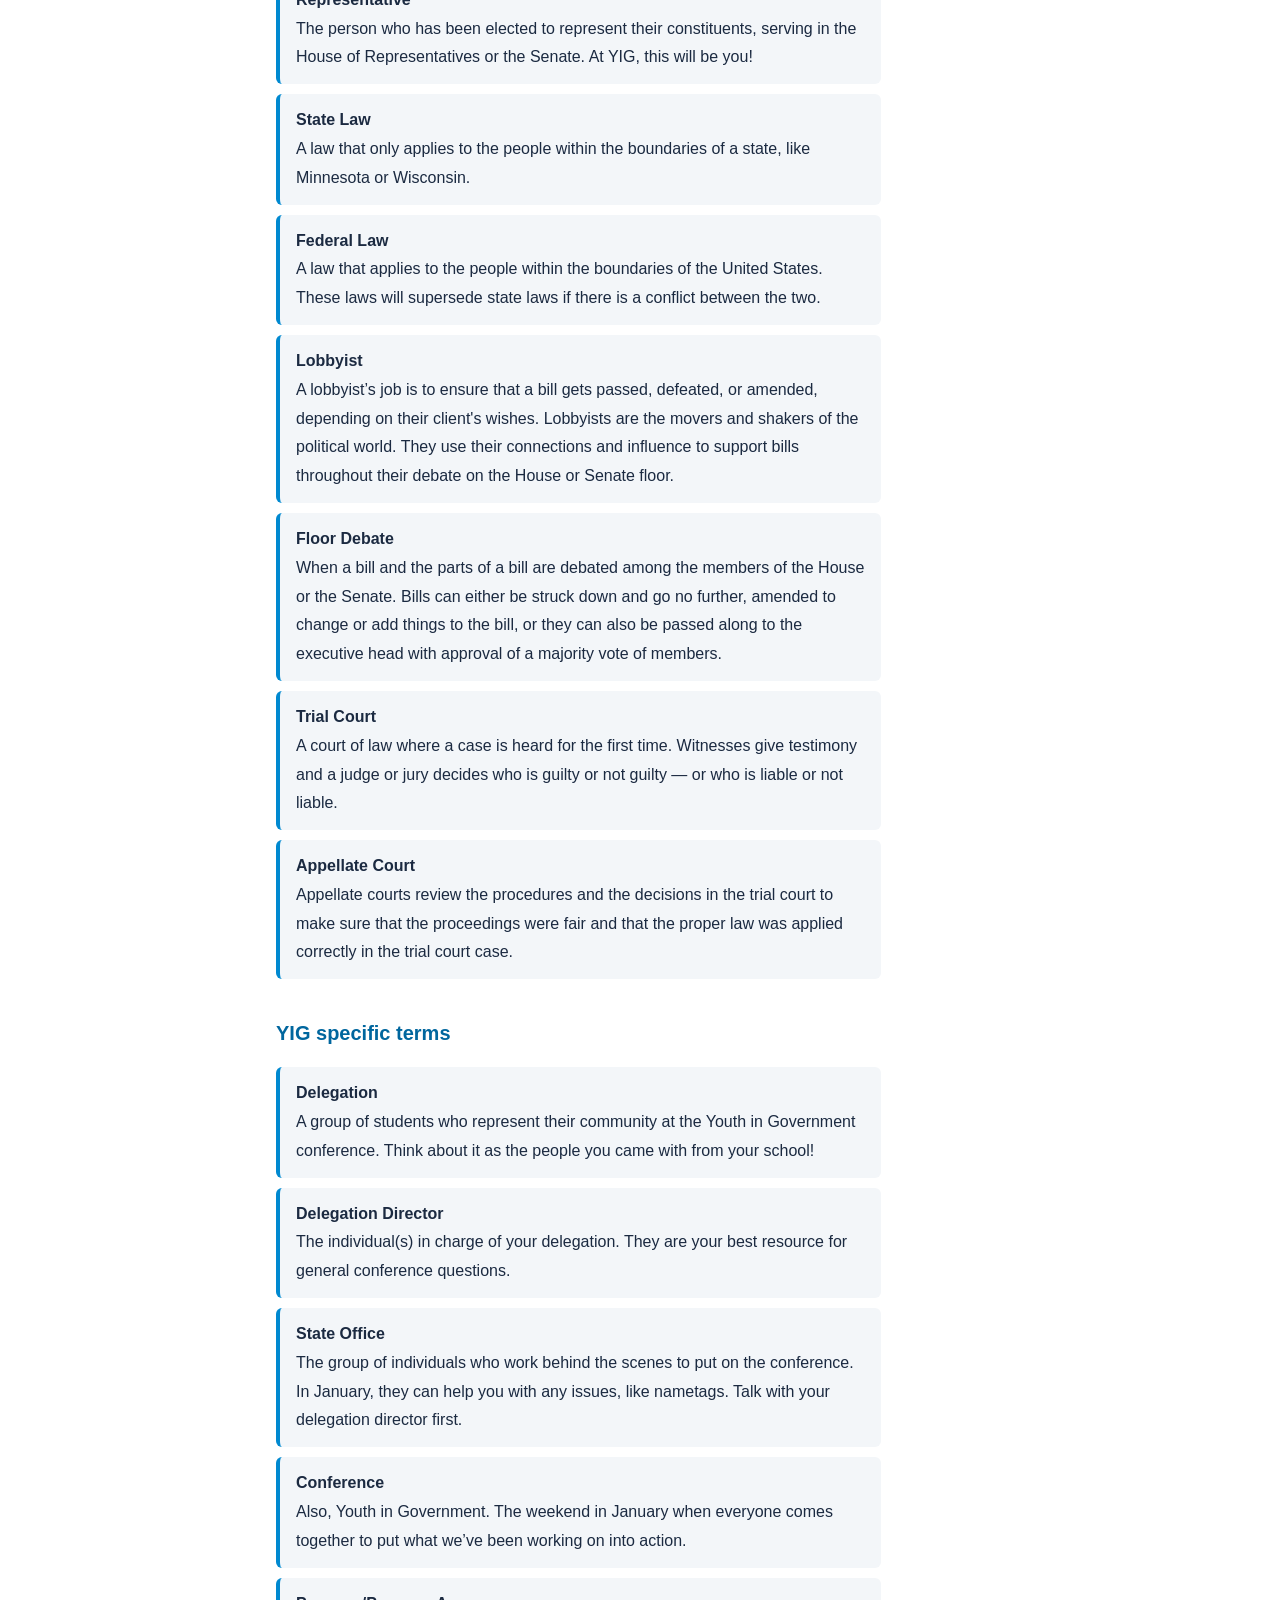
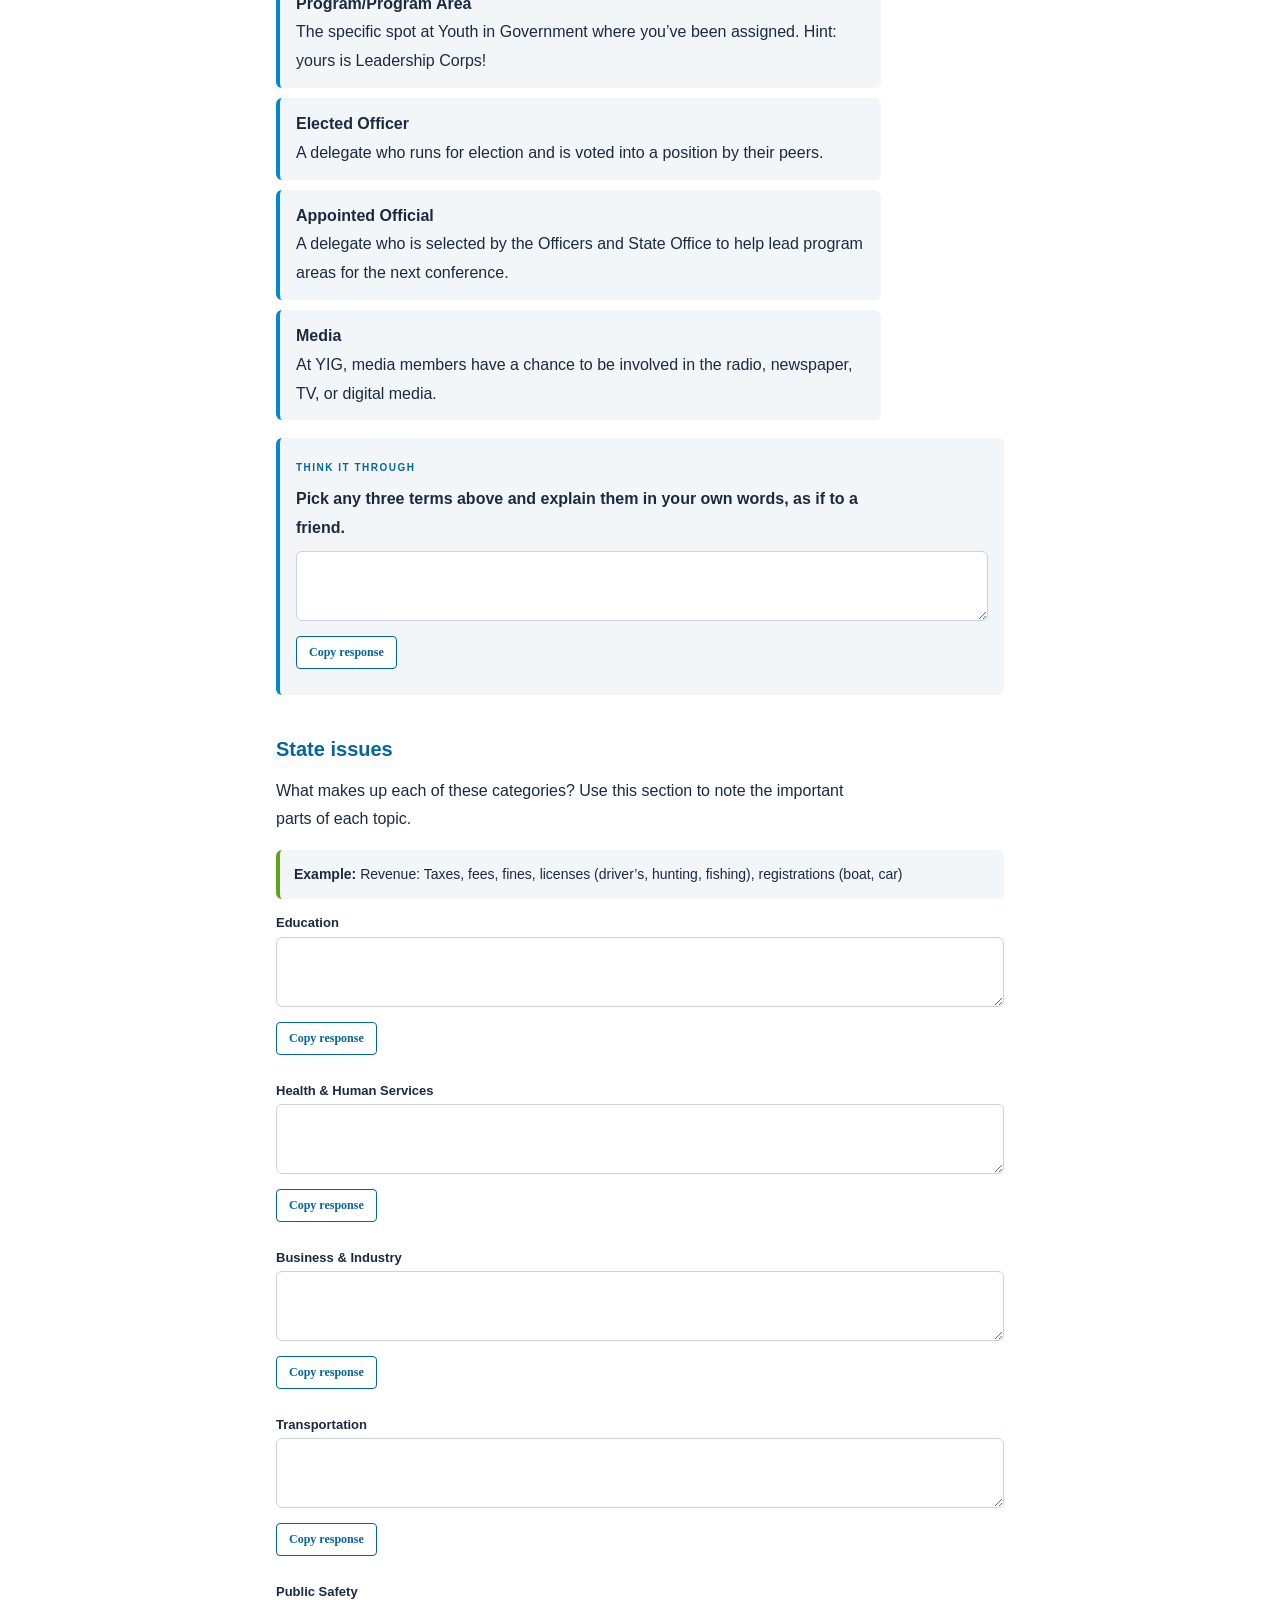
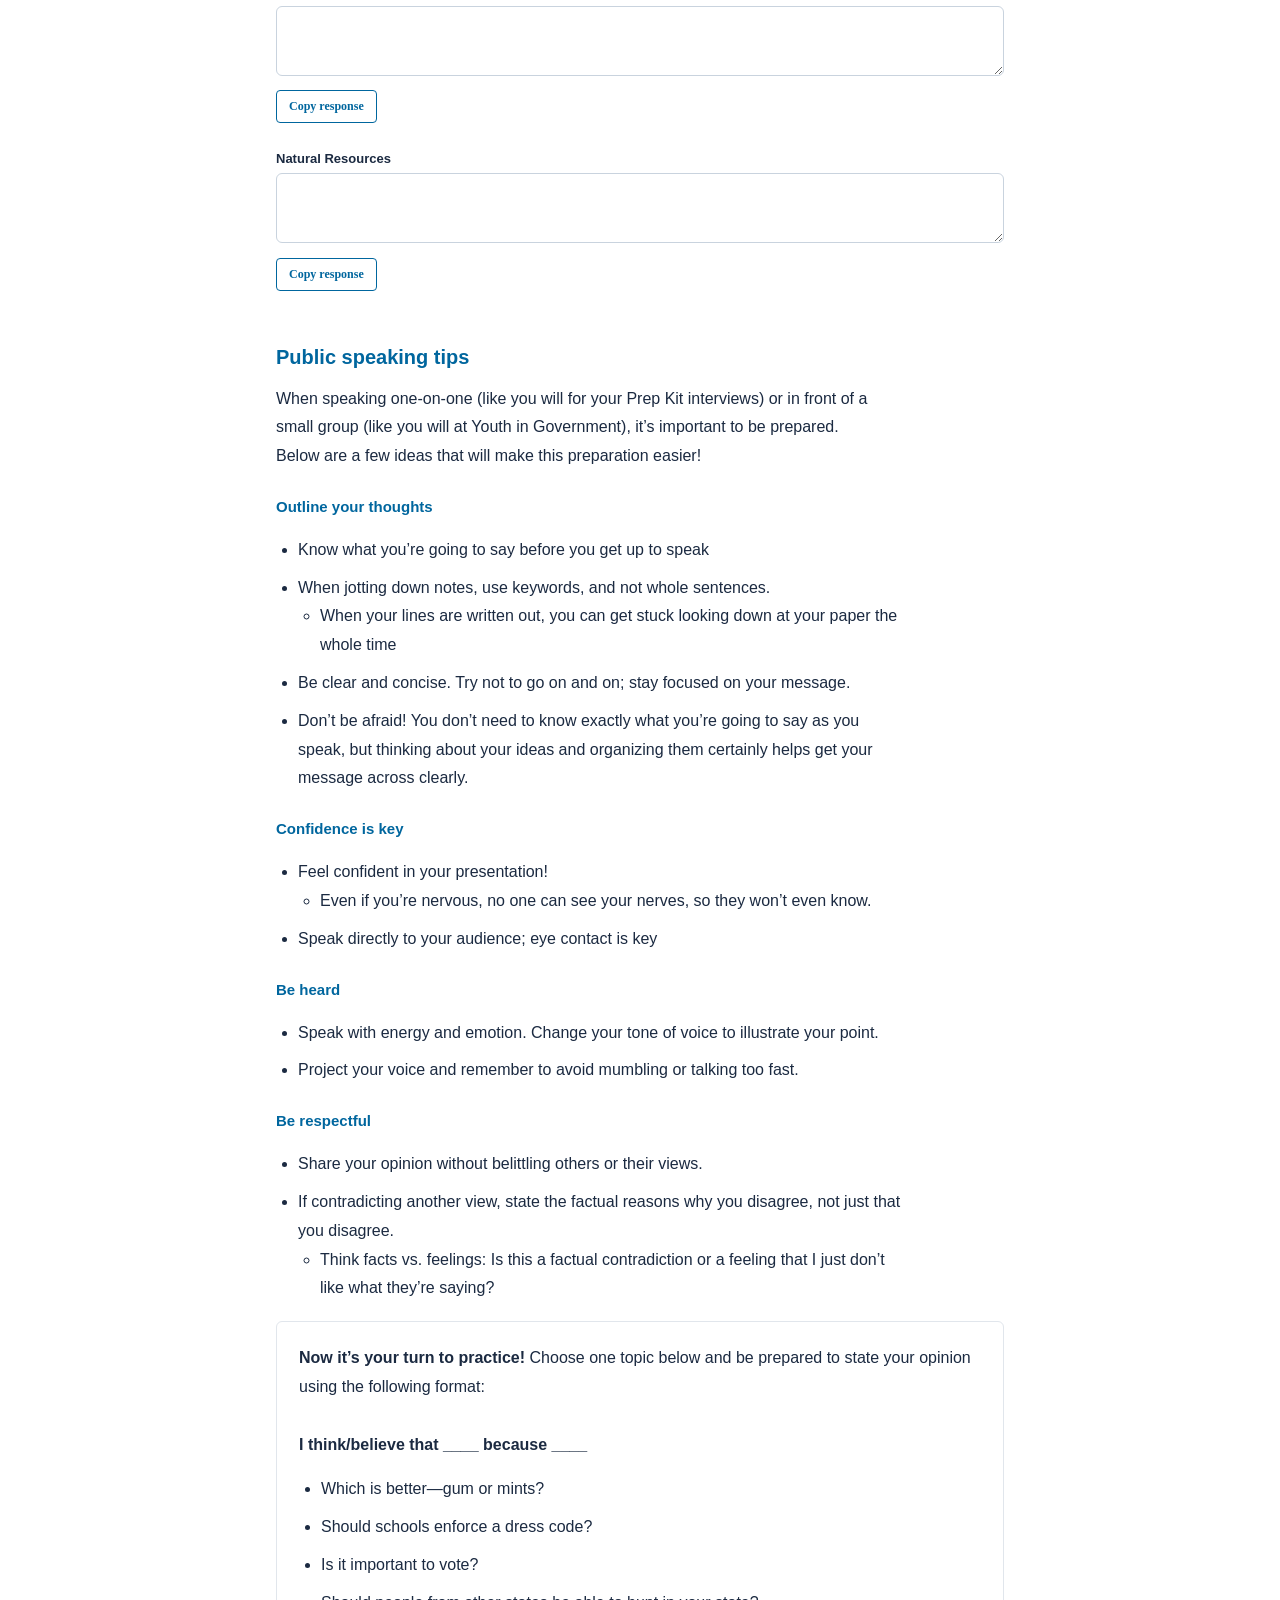
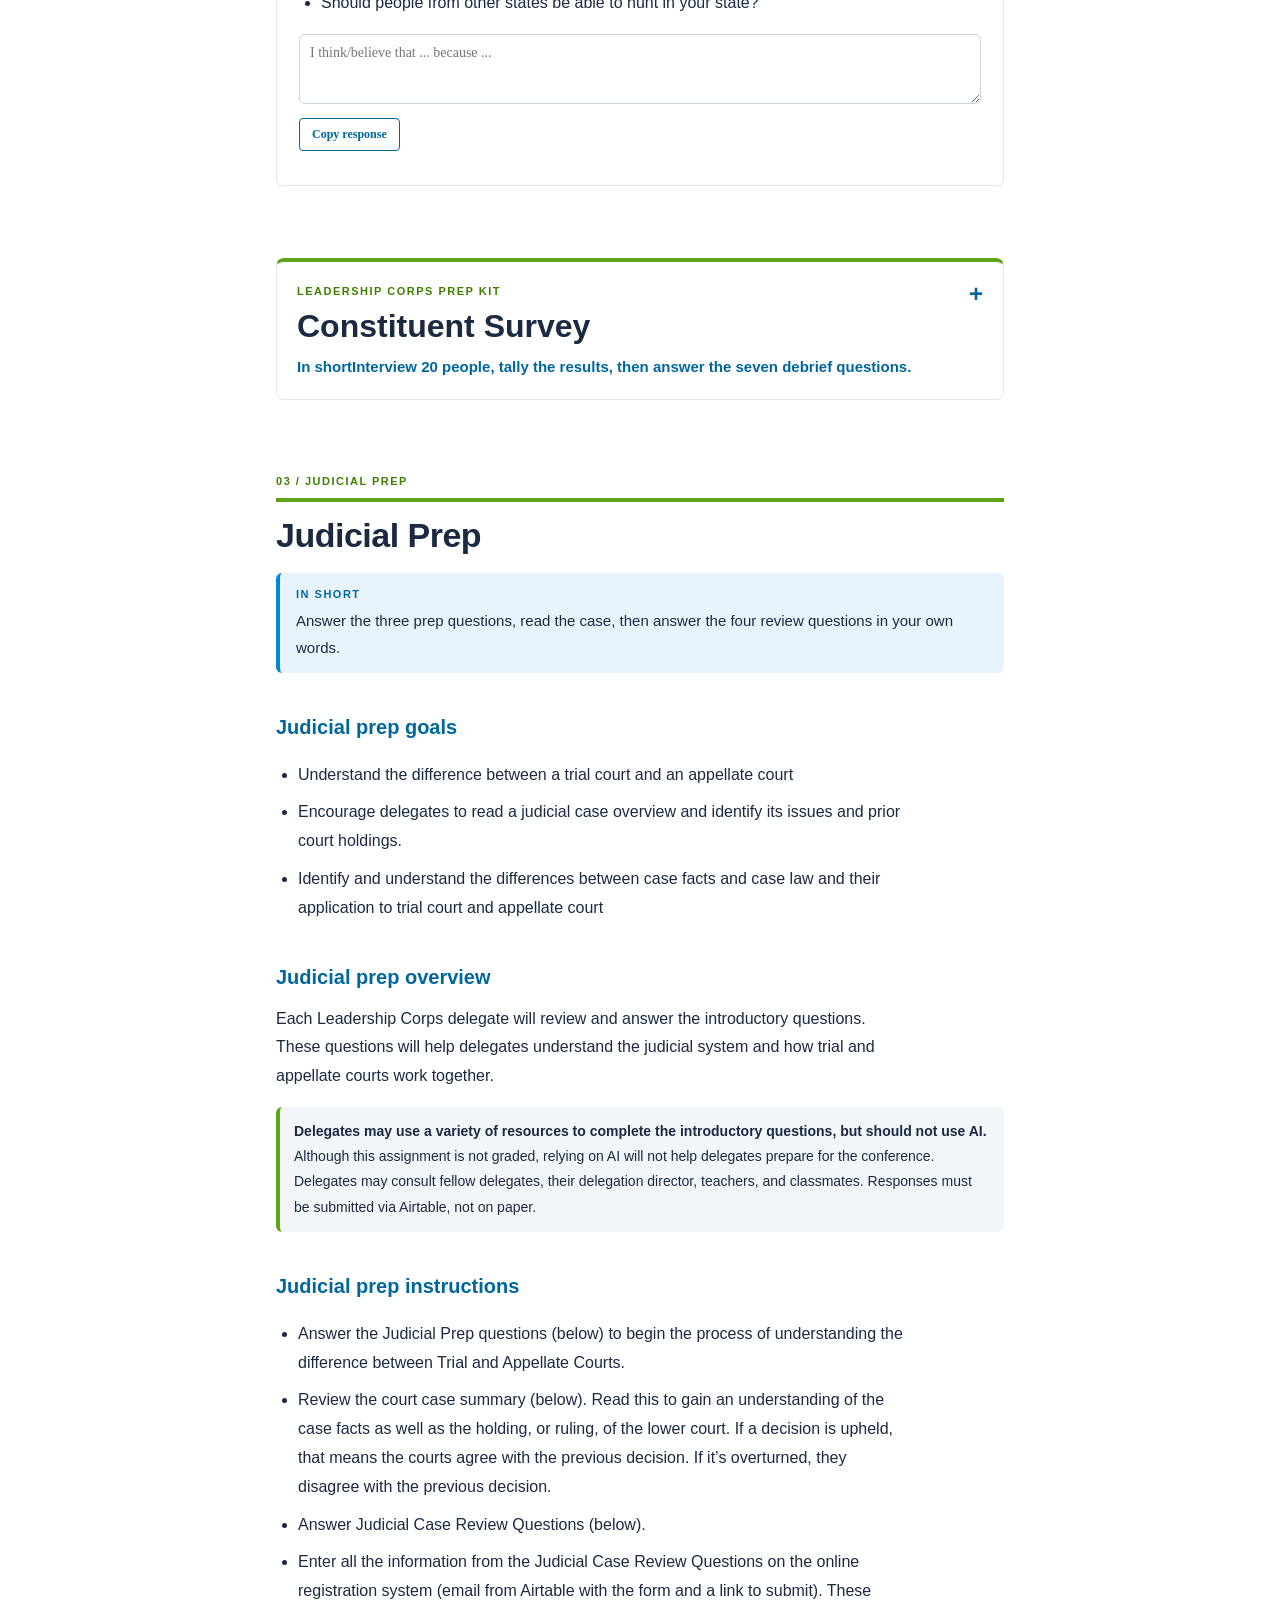
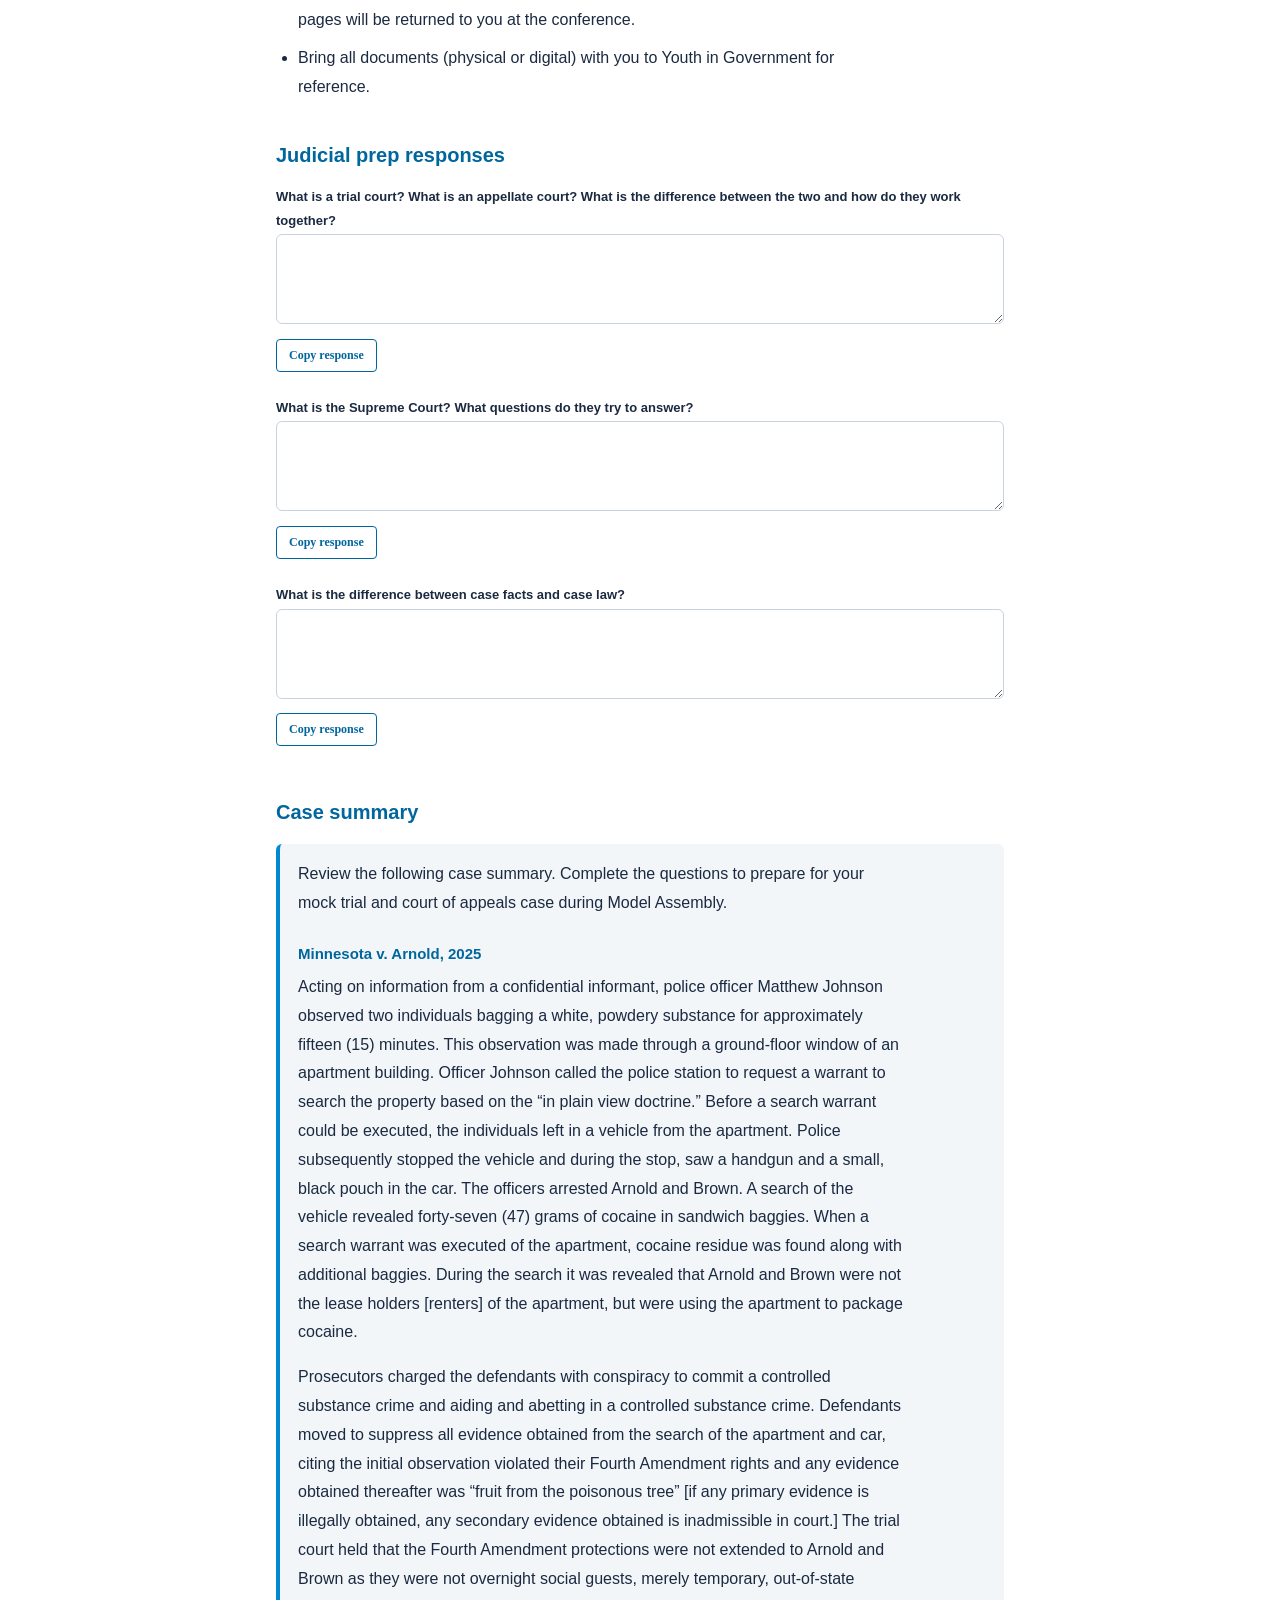
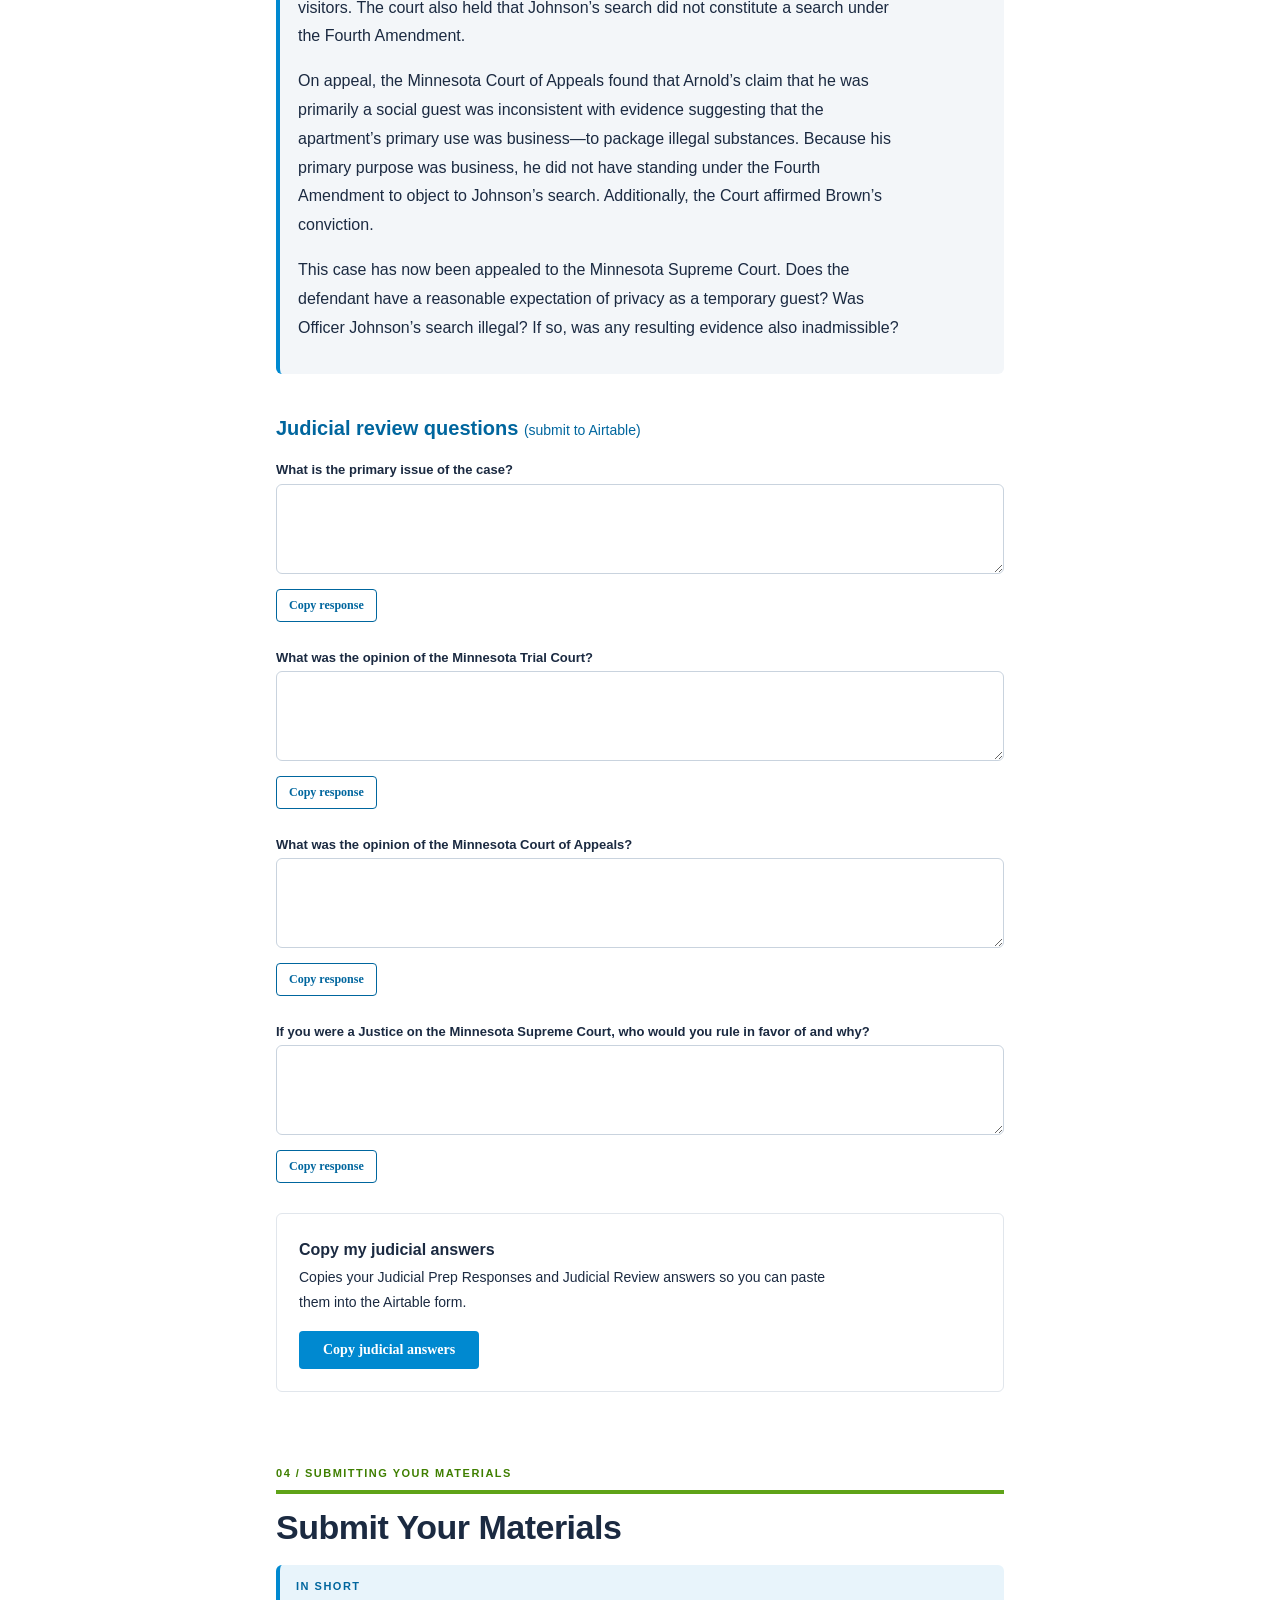
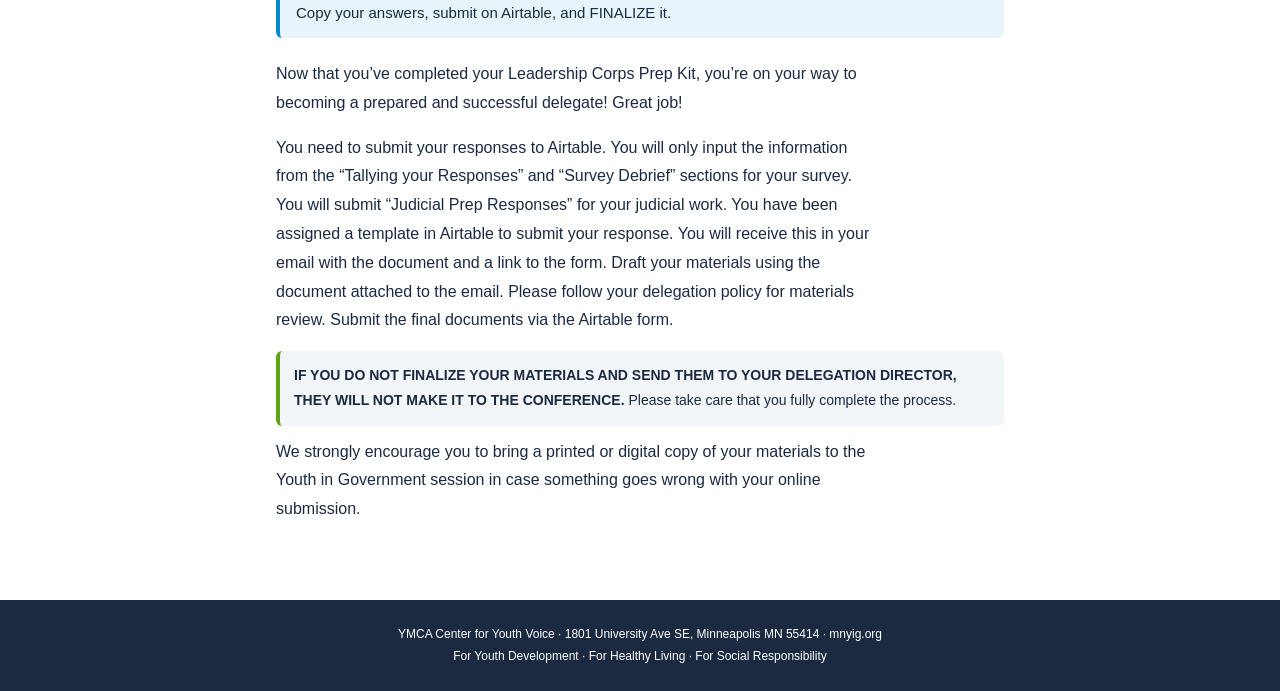
<file: leadership-corps-guide.html>
<!DOCTYPE html>
<html lang="en"><head><meta charset="utf-8"><meta name="viewport" content="width=device-width, initial-scale=1, viewport-fit=cover"><title>Leadership Corps · Delegate Guide</title>
<style>
:root{--blue:#0060AF;--cyan:#00A5E0;--green:#6CB33F;--purple:#92278F;--ink:#1d2b3a;--bg:#fff;--card:#fff;--line:#d5dfea;--soft:#eef5fb;box-sizing:border-box;padding-top:env(safe-area-inset-top,0px);padding-bottom:env(safe-area-inset-bottom,0px)}
*{box-sizing:border-box}html{scroll-behavior:smooth;scroll-padding-top:60px}
body{margin:0;background:var(--bg);color:var(--ink);font:15px/1.65 Verdana,Geneva,sans-serif}
#bar{position:fixed;top:0;left:0;height:4px;background:var(--green);width:0;z-index:30}
.top{max-width:900px;margin:0 auto;padding:22px 16px 14px;display:flex;justify-content:space-between;align-items:flex-end;gap:12px;flex-wrap:wrap}
.logo{font-weight:bold;color:var(--blue);font-size:15px;line-height:1.2}.logo small{display:block;font-size:11px;letter-spacing:1px;color:var(--purple)}
.tagl{font-size:10px;font-weight:bold;letter-spacing:.5px;color:var(--purple);line-height:1.4;text-align:right}
nav{position:sticky;top:env(safe-area-inset-top,0px);z-index:20;background:var(--bg);border-top:1px solid var(--line);border-bottom:1px solid var(--line);display:flex;gap:2px;overflow-x:auto;padding:4px 10px;justify-content:center}
nav a{color:var(--blue);text-decoration:none;font-size:12px;font-weight:bold;padding:8px 12px;white-space:nowrap;border-bottom:3px solid transparent}
nav a:hover{border-bottom-color:var(--green)}
.hero{max-width:900px;margin:22px auto 0;padding:0 16px}
.hero .in{background:var(--blue);color:#fff;border-radius:22px;padding:44px 32px 40px}
.hero h1{font-size:clamp(30px,7vw,50px);margin:0 0 14px;line-height:1.05;letter-spacing:-.5px;text-transform:uppercase;padding-bottom:16px;border-bottom:2px solid #ffffff90}
.hero p{max-width:560px;margin:0 0 22px;opacity:.95}
.btn{background:#fff;color:var(--blue);border:0;border-radius:99px;padding:11px 24px;font:bold 14px Verdana;cursor:pointer;text-decoration:none;display:inline-block}
main{max-width:900px;margin:0 auto;padding:0 16px 60px}
section{margin-top:52px}
h2{font-size:20px;margin:0 0 14px;color:#fff;background:var(--blue);border-radius:14px;padding:14px 22px;text-transform:uppercase;letter-spacing:.3px}
h3{color:var(--blue);margin:22px 0 8px}
.tag{display:block;color:var(--green);font-size:11px;font-weight:bold;letter-spacing:1.5px;margin-bottom:6px}
.lead{margin:0 0 16px;font-size:16px}
.card{background:var(--card);border:1px solid var(--line);border-radius:10px;padding:18px;margin:12px 0}
.grid{display:grid;grid-template-columns:repeat(auto-fit,minmax(210px,1fr));gap:12px}
.mini{background:var(--soft);border-radius:10px;padding:14px;font-size:14px}
.mini b{display:block;color:var(--blue);margin-bottom:2px}
.tip{background:var(--soft);border-left:4px solid var(--green);border-radius:6px;padding:12px 14px;margin:12px 0;font-size:14px}
.warn{border-left-color:var(--purple)}
.think{background:var(--card);border:1px solid var(--line);border-left:4px solid var(--blue);border-radius:8px;padding:14px 16px;margin:18px 0}
.think::before{content:"THINK IT THROUGH";font-size:10px;font-weight:bold;letter-spacing:1.5px;color:var(--blue)}
.think p{margin:4px 0 8px;font-weight:bold}
textarea{width:100%;min-height:70px;border:1px solid var(--line);border-radius:6px;padding:10px;font:14px Verdana;background:var(--soft);color:var(--ink);resize:vertical}
textarea:focus{outline:2px solid var(--cyan)}
details{background:var(--card);border:1px solid var(--line);border-radius:8px;margin:8px 0;padding:0 14px}
summary{cursor:pointer;padding:12px 0;font-weight:bold;color:var(--blue)}
details>div{padding:0 0 12px;font-size:14px}
.steps{display:flex;gap:6px;flex-wrap:wrap;margin:10px 0}
.steps button{flex:1;min-width:84px;border:1px solid var(--blue);background:var(--card);color:var(--blue);border-radius:8px;padding:9px 4px;font:bold 12px Verdana;cursor:pointer}
.steps button.on{background:var(--blue);color:#fff}
.funnel div{margin:6px auto;padding:12px;border-radius:8px;color:#fff;text-align:center;font-weight:bold;font-size:14px}
table{border-collapse:collapse;width:100%;font-size:13px}td,th{border:1px solid var(--line);padding:8px;text-align:left;vertical-align:top}th{background:var(--soft);color:var(--blue)}
.tw{overflow-x:auto}
.rate{display:flex;align-items:center;gap:10px;margin:8px 0;flex-wrap:wrap}.rate span{flex:1;min-width:170px;font-size:14px}.rate input{width:150px}
.score{font-size:40px;font-weight:bold;color:var(--blue);text-align:center}
.flip{background:var(--soft);border:1px solid var(--line);border-left:4px solid var(--cyan);border-radius:8px;padding:14px 16px;cursor:pointer;margin:8px 0;font-size:14px}
.flip b{color:var(--blue)}.flip small{opacity:.7}.flip.back{border-left-color:var(--green)}
.tl{display:flex;gap:6px;flex-wrap:wrap;margin-top:8px}.tl div{flex:1;min-width:90px;border-radius:8px;padding:10px;color:#fff;text-align:center;font-size:12px}
.tl b{display:block;font-size:20px}
footer{background:var(--blue);color:#fff;text-align:center;font-size:12px;padding:24px 16px;line-height:1.8}

:root{--blue:#0089D0;--cyan:#4FB3E3;--green:#5FA318;--purple:#1B2A41;--ink:#1B2A41;--bg:#fff;--card:#fff;--line:#E1E6EC;--soft:#F3F6F9;color-scheme:light}
body{counter-reset:s;font-size:15px}
.hero .in{border-radius:6px;padding:72px 44px 60px;background:#0089D0}
.hero h1{font-size:clamp(34px,8vw,64px);letter-spacing:-1.5px;border-bottom:3px solid #fff;text-transform:none;font-weight:bold}
.btn{border-radius:4px;color:#00669E}
h2{background:none;color:var(--ink);padding:14px 0 0;border-radius:0;text-transform:none;font-size:32px;letter-spacing:-.5px;border-top:4px solid var(--green)}
.tag{color:#3F7F00}
section .tag::before{counter-increment:s;content:"0" counter(s) "  /  "}
h3,summary,th,.mini b,.flip b{color:#00669E}
nav a{color:var(--ink)}nav a:hover{border-bottom-color:var(--blue)}
.card,.mini,details,.flip,.tip,.funnel div,.tl div,.steps button,.think{border-radius:6px}
.mini{border:0;background:var(--soft)}
.think{background:var(--soft);border:0;border-left:4px solid var(--blue)}
.think::before{color:#00669E}
textarea{background:#fff;border:1px solid #c9d3de}
.tip{border-left-color:var(--green)}
.score{color:#00669E}
.steps button{border-color:#c9d3de;color:var(--ink)}.steps button.on{background:var(--ink);border-color:var(--ink);color:#fff}
.logo{color:var(--ink)}.logo small{color:#00669E}
.tagl{color:var(--ink)}
footer{background:var(--ink)}
details>div p{margin:0 0 12px}details>div h4{margin:18px 0 6px;color:#00669E;font-size:14px}details>div ul{margin:0 0 12px;padding-left:20px}details>div li{margin-bottom:6px}details[open]{border-color:#9ccbe6}details>div{max-width:68ch}
.hero h1{text-transform:uppercase}.sub{font-size:20px;margin:-6px 0 14px;opacity:.95}
ul,ol{padding-left:22px}li{margin-bottom:6px}
.pick label{display:block;padding:8px 12px;margin:6px 0;border:1px solid var(--line);border-radius:6px;cursor:pointer;font-size:14px}
.pick label.on{background:var(--soft);border-color:var(--blue)}
.pick input{margin-right:8px}
.ok{color:#3F7F00;font-weight:bold}.bad{color:#B3261E;font-weight:bold}
.pyr{width:260px;max-width:100%;margin:12px auto;text-align:center;font-size:12px}
.pyr div{background:var(--blue);color:#fff;padding:12px 6px;clip-path:polygon(0 0,100% 0,50% 100%);height:150px;position:relative}
.q{display:block;width:100%;text-align:left}
.stage{display:flex;flex-direction:column;gap:6px}.stage span{background:var(--soft);padding:8px 12px;border-radius:6px;font-weight:bold;color:#00669E}
.inp{width:100%;border:1px solid #c9d3de;border-radius:6px;padding:9px;font:14px Verdana;margin:4px 0 10px;background:#fff;color:var(--ink)}
.cnt{font-weight:bold;margin:6px 0}
body{font-size:16px;line-height:1.8}
main{max-width:760px}
section{margin-top:72px}
h2{font-size:34px;line-height:1.15;margin-bottom:18px}
h3{font-size:20px;margin:36px 0 10px}
h4{margin:22px 0 6px;color:#00669E;font-size:15px}
p,li{max-width:68ch}
p{margin:0 0 16px}
li{margin-bottom:9px}
.lead{font-size:17px;line-height:1.7}
.card{padding:22px;margin:18px 0}
details>div{font-size:15px}
.short{background:#E8F4FB;border-left:4px solid #0089D0;border-radius:6px;padding:12px 16px;margin:0 0 22px;font-size:15px}
.short b{display:block;font-size:11px;letter-spacing:1.5px;color:#00669E;text-transform:uppercase;margin-bottom:2px}
.pyr2{max-width:420px;margin:18px auto}.pyr2 div{margin:6px auto;padding:14px;border-radius:6px;text-align:center;color:#fff;background:#0089D0;font-weight:bold;font-size:13px}.pyr2 small{display:block;font-weight:normal;opacity:.9;margin-top:2px}
.tabset .panel>h3{margin-top:6px;font-size:18px}
.arrow li b{color:#3F7F00;font-weight:bold}
.steps button{font-size:13px}
.step{list-style:none;background:var(--soft);border-left:4px solid var(--blue);border-radius:6px;padding:12px 16px;margin:10px 0}.iv{border:1px solid var(--line);border-radius:8px;padding:14px;margin:12px 0}.iv b{color:#00669E}select.inp{height:40px}.row{margin:2px 0 8px}.tally li{margin-bottom:12px}.big{font-size:28px;font-weight:bold;color:#00669E}.prog{height:8px;background:var(--line);border-radius:99px;overflow:hidden}.prog div{height:100%;background:var(--green);width:0}</style><style>.fl{display:block;font-size:13px;font-weight:bold;margin:12px 0 2px}.res li{margin-bottom:14px}</style><style>.iv{border:1px solid var(--line);border-radius:8px;padding:14px;margin:12px 0}.iv b{color:#00669E}.prog{height:8px;background:var(--line);border-radius:99px;overflow:hidden}.prog div{height:100%;background:var(--green);width:0}.big{font-size:28px;font-weight:bold;color:#00669E}.fl{display:block;font-size:13px;font-weight:bold;margin:12px 0 2px}.tally li{margin-bottom:14px}.case{background:var(--soft);border-left:4px solid var(--blue);border-radius:6px;padding:16px 18px;margin:14px 0}</style><link rel="stylesheet" href="guide-updates.css"></head>
<body><div id="bar"></div>
<header class="top"><a class="logo brand" href="index.html" aria-label="YMCA Center for Youth Voice — guide homepage"><img src="assets/ymca-logo.jpg" alt="The Y — YMCA" width="1200" height="918"><span>CENTER FOR<br>YOUTH VOICE</span></a><div class="tagl"><span>For Youth Development</span><span>For Healthy Living</span><span>For Social Responsibility</span></div></header>
<nav id="nav"></nav>
<div class="hero"><div class="in"><h1>Leadership Corps</h1><div class="sub">Prep Kit</div><p>Your first look at every part of Youth in Government. Get ready, interview your community, and show up prepared.</p><a class="btn" href="#mission">Get started</a></div></div><main><section id="mission"><span class="tag">LEADERSHIP CORPS PREP KIT</span><h2>What is Leadership Corps?</h2><div class="short"><b>In short</b>You will try every program area at the conference. Get ready first with the Prep Kit.</div><p class="lead">Leadership Corps is an experience-based introduction to all aspects of state government!</p><h3>Your mission from now until the conference</h3><p>Gain an understanding and learn as much as possible about Youth in Government, how the state government operates, and what your next steps are to prepare for the conference. Leadership Corps is a unique experience for all delegates in 8th grade. This is the only program area designed for our youngest delegates at the conference, and the only one where you’ll get to experience each piece throughout the weekend.</p><div class="card"><b>Things you will do as a Leadership Corps member</b><ul><li>Complete the required Prep Kit</li><li>Meet all required submission deadlines</li><li>Participate in all tours, trials, and small group sessions</li><li>Adhere to the Code of Conduct</li></ul></div><p>You will participate in small groups, skill-building, and leadership development activities that will enhance your role as an active citizen; you’ll also make new friends along the way! As a member of the Leadership Corps, you will be introduced to each program area of Youth in Government through interactive activities. “Democracy is not a spectator sport.”</p><ul><li>Writing and debating bills as a legislator</li><li>Participating in trial and appellate court cases as an attorney</li><li>Learning about the media and creating newsworthy stories about your YIG experience as a reporter</li><li>Voting in elections to select next year’s Youth Officers</li></ul><div class="tip"><b>This will be your only chance EVER in Youth in Government to experience all the program areas at once; enjoy it!</b> Remember that all the skills that you learn here will help you become an active and engaged citizen and a future YIG delegate. Along the way, you will have a chance to become a better speaker, leader, and citizen. As a bonus, you’ll meet new people from around the state of Minnesota. What more could you ask for?</div><div class="think"><p>Which program area (legislature, courts, media, officers) are you most curious about, and why?</p><textarea data-k="l1" data-l="Which program area (legislature, courts, media, officers) are you most curious about, and why?"></textarea></div></section><section id="launch"><span class="tag">LAUNCH MATERIALS</span><h2>Definitions and Terms</h2><div class="short"><b>In short</b>Learn the words, list your state issues, and practice speaking.</div><p class="lead">Read these before you start your interviews. They will help when you start conversations.</p><h3>Definitions</h3><ul style="list-style:none;padding:0"><li class="step"><b>Bills</b><br>A proposed change to state law is called a bill. Bills follow a specific format that fits existing legislation.</li><li class="step"><b>Law</b><br>A bill that is passed and signed by the executive head of state. A state executive is the Governor. The national executive is the President of the United States. It also can be called a statute.</li><li class="step"><b>Constituent</b><br>The people politicians have been elected to represent. At YIG, these will be the people you interview with your surveys.</li><li class="step"><b>Representative</b><br>The person who has been elected to represent their constituents, serving in the House of Representatives or the Senate. At YIG, this will be you!</li><li class="step"><b>State Law</b><br>A law that only applies to the people within the boundaries of a state, like Minnesota or Wisconsin.</li><li class="step"><b>Federal Law</b><br>A law that applies to the people within the boundaries of the United States. These laws will supersede state laws if there is a conflict between the two.</li><li class="step"><b>Lobbyist</b><br>A lobbyist’s job is to ensure that a bill gets passed, defeated, or amended, depending on their client's wishes. Lobbyists are the movers and shakers of the political world. They use their connections and influence to support bills throughout their debate on the House or Senate floor.</li><li class="step"><b>Floor Debate</b><br>When a bill and the parts of a bill are debated among the members of the House or the Senate. Bills can either be struck down and go no further, amended to change or add things to the bill, or they can also be passed along to the executive head with approval of a majority vote of members.</li><li class="step"><b>Trial Court</b><br>A court of law where a case is heard for the first time. Witnesses give testimony and a judge or jury decides who is guilty or not guilty — or who is liable or not liable.</li><li class="step"><b>Appellate Court</b><br>Appellate courts review the procedures and the decisions in the trial court to make sure that the proceedings were fair and that the proper law was applied correctly in the trial court case.</li></ul><h3>YIG specific terms</h3><ul style="list-style:none;padding:0"><li class="step"><b>Delegation</b><br>A group of students who represent their community at the Youth in Government conference. Think about it as the people you came with from your school!</li><li class="step"><b>Delegation Director</b><br>The individual(s) in charge of your delegation. They are your best resource for general conference questions.</li><li class="step"><b>State Office</b><br>The group of individuals who work behind the scenes to put on the conference. In January, they can help you with any issues, like nametags. Talk with your delegation director first.</li><li class="step"><b>Conference</b><br>Also, Youth in Government. The weekend in January when everyone comes together to put what we’ve been working on into action.</li><li class="step"><b>Program/Program Area</b><br>The specific spot at Youth in Government where you’ve been assigned. Hint: yours is Leadership Corps!</li><li class="step"><b>Elected Officer</b><br>A delegate who runs for election and is voted into a position by their peers.</li><li class="step"><b>Appointed Official</b><br>A delegate who is selected by the Officers and State Office to help lead program areas for the next conference.</li><li class="step"><b>Media</b><br>At YIG, media members have a chance to be involved in the radio, newspaper, TV, or digital media.</li></ul><div class="think"><p>Pick any three terms above and explain them in your own words, as if to a friend.</p><textarea data-k="l2" data-l="Pick any three terms above and explain them in your own words, as if to a friend."></textarea></div><h3>State issues</h3><p>What makes up each of these categories? Use this section to note the important parts of each topic.</p><div class="tip"><b>Example:</b> Revenue: Taxes, fees, fines, licenses (driver’s, hunting, fishing), registrations (boat, car)</div><div id="si" data-fill="Education|Health & Human Services|Business & Industry|Transportation|Public Safety|Natural Resources"></div><h3>Public speaking tips</h3><p>When speaking one-on-one (like you will for your Prep Kit interviews) or in front of a small group (like you will at Youth in Government), it’s important to be prepared. Below are a few ideas that will make this preparation easier!</p><h4>Outline your thoughts</h4><ul><li>Know what you’re going to say before you get up to speak</li><li>When jotting down notes, use keywords, and not whole sentences.<ul><li>When your lines are written out, you can get stuck looking down at your paper the whole time</li></ul></li><li>Be clear and concise. Try not to go on and on; stay focused on your message.</li><li>Don’t be afraid! You don’t need to know exactly what you’re going to say as you speak, but thinking about your ideas and organizing them certainly helps get your message across clearly.</li></ul><h4>Confidence is key</h4><ul><li>Feel confident in your presentation!<ul><li>Even if you’re nervous, no one can see your nerves, so they won’t even know.</li></ul></li><li>Speak directly to your audience; eye contact is key</li></ul><h4>Be heard</h4><ul><li>Speak with energy and emotion. Change your tone of voice to illustrate your point.</li><li>Project your voice and remember to avoid mumbling or talking too fast.</li></ul><h4>Be respectful</h4><ul><li>Share your opinion without belittling others or their views.</li><li>If contradicting another view, state the factual reasons why you disagree, not just that you disagree.<ul><li>Think facts vs. feelings: Is this a factual contradiction or a feeling that I just don’t like what they’re saying?</li></ul></li></ul><div class="card"><b>Now it’s your turn to practice!</b> Choose one topic below and be prepared to state your opinion using the following format:<br><br><b>I think/believe that ____ because ____</b><ul><li>Which is better—gum or mints?</li><li>Should schools enforce a dress code?</li><li>Is it important to vote?</li><li>Should people from other states be able to hunt in your state?</li></ul><textarea data-k="sp1" data-l="Practice: I think/believe that ... because ..." placeholder="I think/believe that ... because ..."></textarea></div></section><details id="survey" class="survey-dropdown"><summary><span class="tag">LEADERSHIP CORPS PREP KIT</span><span class="survey-title">Constituent Survey</span><span class="survey-summary"><b>In short</b>Interview 20 people, tally the results, then answer the seven debrief questions.</span></summary><div class="survey-content"><p class="lead">The biggest tool to help you prepare for the Youth in Government conference is the Prep Kit. Your work on this will help you fully prepare for your legislative work, discussion, and debate at the beginning of your conference weekend. It will also assist you with preparing your judicial arguments for the mock trials.</p><h3>Survey goals</h3><ul><li>Understand the beginning of the legislative process by creating one-on-one interactions between delegates and community members on important issues.</li><li>Help delegates focus on topics that matter to their constituents.</li><li>Identify and understand the differences between state and federal laws using the provided resources and independent research</li><li>Develop an understanding of state issues through constituent conversations &amp; research to be prepared for their conference weekend</li></ul><h3>Constituent survey overview</h3><p>Each Leadership Corps delegate will survey 20 community members using the attached documents, which are also available in YAPP.</p><p>Delegates should connect with the community they represent. These constituents may be peers or adults from their school, community, neighborhood, place of worship, or delegation. Students may also talk with family, but family responses should not be included in this project.</p><p>Delegates will tally their results, complete the Survey Debrief questions and submit them on Airtable. These responses will not be accepted in paper format. These responses will assist you in drafting your first bill at the Youth in Government conference in January.</p><h3>Survey directions</h3><ul><li>Review the common definitions, terms, and current state issues (the LAUNCH section above). These sheets may be completed independently if they were not completed at LAUNCH. Keep these sheets as they may be helpful references when starting conversations.</li><li>Have conversations with peers or adults you know about the topics that they are interested in. Six topics have been identified so we can develop a big-picture look at important issues for the state. Take notes on the survey forms provided (the interviews below).</li><li>Ask open-ended questions to learn why the issue matters, whom it affects, its scale, and what steps should come next. For example, why is alternative energy important to you? How can Minnesotans take steps to become more energy efficient?</li><li>Compile information from interviews on the table provided (Tallying the Responses).</li><li>Complete Survey Debrief questions.</li><li>Enter all the information from the Tallying and Debrief sections on the online registration system (email from Airtable with the form and a link to submit). These pages will be returned to you at the conference.</li><li>Bring all documents (physical or digital) with you to Youth in Government for reference.</li></ul><h3>Constituent survey</h3><p>Use this form to interview 20 constituents—peers and adults in your life, such as parents, aunts, uncles, teachers, and neighbors. Follow up with open-ended questions in the Survey Debrief to learn what matters to your community.</p><div class="card"><b id="cnt">0 of 20 interviews started</b><div class="prog"><div id="pg"></div></div></div><div id="iv"></div><h3>Tallying the responses</h3><p>After completing the interviews, tally the responses. This section is only to help you gather your thoughts; you must enter your answers via Airtable (form sent to your email). The counts below update on their own from your interviews.</p><ul class="tally" id="tl" style="list-style:none;padding:0"></ul><h3>Number of people interviewed in each category</h3><div id="sm"></div><h3>Survey debrief <span style="font-size:14px;font-weight:normal">(this goes in Airtable)</span></h3><p>After completing the interviews, review your results and answer the questions below. This section is only to help you gather your thoughts; you must enter your answers via Airtable for submission.</p><div id="deb"></div><div class="card"><b>Copy my survey answers</b><p style="font-size:14px">One tap copies your tally, summary and debrief answers so you can paste them into the Airtable form.</p><button class="btn" id="cp1" style="background:var(--blue);color:#fff">Copy tally, summary and debrief</button></div></div></details><section id="judicial"><span class="tag">JUDICIAL PREP</span><h2>Judicial Prep</h2><div class="short"><b>In short</b>Answer the three prep questions, read the case, then answer the four review questions in your own words.</div><h3>Judicial prep goals</h3><ul><li>Understand the difference between a trial court and an appellate court</li><li>Encourage delegates to read a judicial case overview and identify its issues and prior court holdings.</li><li>Identify and understand the differences between case facts and case law and their application to trial court and appellate court</li></ul><h3>Judicial prep overview</h3><p>Each Leadership Corps delegate will review and answer the introductory questions. These questions will help delegates understand the judicial system and how trial and appellate courts work together.</p><div class="tip warn"><b>Delegates may use a variety of resources to complete the introductory questions, but should not use AI.</b> Although this assignment is not graded, relying on AI will not help delegates prepare for the conference. Delegates may consult fellow delegates, their delegation director, teachers, and classmates. Responses must be submitted via Airtable, not on paper.</div><h3>Judicial prep instructions</h3><ul><li>Answer the Judicial Prep questions (below) to begin the process of understanding the difference between Trial and Appellate Courts.</li><li>Review the court case summary (below). Read this to gain an understanding of the case facts as well as the holding, or ruling, of the lower court. If a decision is upheld, that means the courts agree with the previous decision. If it’s overturned, they disagree with the previous decision.</li><li>Answer Judicial Case Review Questions (below).</li><li>Enter all the information from the Judicial Case Review Questions on the online registration system (email from Airtable with the form and a link to submit). These pages will be returned to you at the conference.</li><li>Bring all documents (physical or digital) with you to Youth in Government for reference.</li></ul><h3>Judicial prep responses</h3><div id="jp"></div><h3>Case summary</h3><div class="case"><p>Review the following case summary. Complete the questions to prepare for your mock trial and court of appeals case during Model Assembly.</p><h4>Minnesota v. Arnold, 2025</h4><p>Acting on information from a confidential informant, police officer Matthew Johnson observed two individuals bagging a white, powdery substance for approximately fifteen (15) minutes. This observation was made through a ground-floor window of an apartment building. Officer Johnson called the police station to request a warrant to search the property based on the “in plain view doctrine.” Before a search warrant could be executed, the individuals left in a vehicle from the apartment. Police subsequently stopped the vehicle and during the stop, saw a handgun and a small, black pouch in the car. The officers arrested Arnold and Brown. A search of the vehicle revealed forty-seven (47) grams of cocaine in sandwich baggies. When a search warrant was executed of the apartment, cocaine residue was found along with additional baggies. During the search it was revealed that Arnold and Brown were not the lease holders [renters] of the apartment, but were using the apartment to package cocaine.</p><p>Prosecutors charged the defendants with conspiracy to commit a controlled substance crime and aiding and abetting in a controlled substance crime. Defendants moved to suppress all evidence obtained from the search of the apartment and car, citing the initial observation violated their Fourth Amendment rights and any evidence obtained thereafter was “fruit from the poisonous tree” [if any primary evidence is illegally obtained, any secondary evidence obtained is inadmissible in court.] The trial court held that the Fourth Amendment protections were not extended to Arnold and Brown as they were not overnight social guests, merely temporary, out-of-state visitors. The court also held that Johnson’s search did not constitute a search under the Fourth Amendment.</p><p>On appeal, the Minnesota Court of Appeals found that Arnold’s claim that he was primarily a social guest was inconsistent with evidence suggesting that the apartment’s primary use was business—to package illegal substances. Because his primary purpose was business, he did not have standing under the Fourth Amendment to object to Johnson’s search. Additionally, the Court affirmed Brown’s conviction.</p><p>This case has now been appealed to the Minnesota Supreme Court. Does the defendant have a reasonable expectation of privacy as a temporary guest? Was Officer Johnson’s search illegal? If so, was any resulting evidence also inadmissible?</p></div><h3>Judicial review questions <span style="font-size:14px;font-weight:normal">(submit to Airtable)</span></h3><div id="jr"></div><div class="card"><b>Copy my judicial answers</b><p style="font-size:14px">Copies your Judicial Prep Responses and Judicial Review answers so you can paste them into the Airtable form.</p><button class="btn" id="cp2" style="background:var(--blue);color:#fff">Copy judicial answers</button></div></section><section id="submit"><span class="tag">SUBMITTING YOUR MATERIALS</span><h2>Submit Your Materials</h2><div class="short"><b>In short</b>Copy your answers, submit on Airtable, and FINALIZE it.</div><p>Now that you’ve completed your Leadership Corps Prep Kit, you’re on your way to becoming a prepared and successful delegate! Great job!</p><p>You need to submit your responses to Airtable. You will only input the information from the “Tallying your Responses” and “Survey Debrief” sections for your survey. You will submit “Judicial Prep Responses” for your judicial work. You have been assigned a template in Airtable to submit your response. You will receive this in your email with the document and a link to the form. Draft your materials using the document attached to the email. Please follow your delegation policy for materials review. Submit the final documents via the Airtable form.</p><div class="tip warn"><b>IF YOU DO NOT FINALIZE YOUR MATERIALS AND SEND THEM TO YOUR DELEGATION DIRECTOR, THEY WILL NOT MAKE IT TO THE CONFERENCE.</b> Please take care that you fully complete the process.</div><p>We strongly encourage you to bring a printed or digital copy of your materials to the Youth in Government session in case something goes wrong with your online submission.</p></section></main><footer>YMCA Center for Youth Voice · 1801 University Ave SE, Minneapolis MN 55414 · mnyig.org<br>For Youth Development · For Healthy Living · For Social Responsibility</footer><script>
const P="lc26_",GEN=["Male", "Female", "Non-Binary", "Other", "Prefer not to say"],ISS=["Education", "Health & Human Services", "Business & Industry", "Transportation", "Public Safety", "Natural Resources"],AGE=["10-15", "15-20", "21-30", "31-40", "41-50", "51-60", "61+"],DEB=["What issue was most important to your constituents based on your survey results? Why?", "Do your views/opinions align with the views of most of your constituents? How are they different/similar?", "Based on your constituents' responses, brainstorm two bills (proposals for law) that would have the most impact on your community.", "List three reliable sources where you can go to research your bill proposals.", "What are your strongest arguments in favor of your bills that can be supported with evidence?", "What are your opponents' strongest arguments against your bill ideas? What are your counterarguments?", "Please draft \u201cSECTION I - PURPOSE\u201d for each of your bills. The purpose section simply states why this bill is being written and explains what the bill hopes to accomplish."],JP=["What is a trial court? What is an appellate court? What is the difference between the two and how do they work together?", "What is the Supreme Court? What questions do they try to answer?", "What is the difference between case facts and case law?"],JR=["What is the primary issue of the case?", "What was the opinion of the Minnesota Trial Court?", "What was the opinion of the Minnesota Court of Appeals?", "If you were a Justice on the Minnesota Supreme Court, who would you rule in favor of and why?"],NAV=[["mission", "Mission"], ["launch", "LAUNCH"], ["survey", "Survey"], ["judicial", "Judicial Prep"], ["submit", "Submit"]];const $=s=>document.querySelector(s);
$("#nav").innerHTML=NAV.map(n=>`<a href="#${n[0]}">${n[1]}</a>`).join("");
function bind(r){(r||document).querySelectorAll("[data-k]").forEach(t=>{try{t.value=localStorage.getItem(P+t.dataset.k)||""}catch(e){}t.addEventListener("input",()=>{try{localStorage.setItem(P+t.dataset.k,t.value)}catch(e){}})})}
function copy(txt,btn){const done=()=>{const o=btn.textContent;btn.textContent="Copied. Paste it into your Airtable form.";setTimeout(()=>btn.textContent=o,2500)};function fb(){const t=document.createElement("textarea");t.value=txt;document.body.append(t);t.select();try{document.execCommand("copy");done()}catch(e){}t.remove()}try{navigator.clipboard.writeText(txt).then(done,fb)}catch(e){fb()}}
const opt=a=>'<option value="">Choose...</option>'+a.map(x=>`<option>${x}</option>`).join("");
const sel=k=>document.querySelector(`[data-k="${k}"]`),val=k=>((sel(k)||{}).value||"").trim();
$("#iv").innerHTML=Array.from({length:20},(_,i)=>{const n=i+1;return `<div class="iv"><b>Interview ${n}</b><label class="fl">Name of person interviewed</label><input class="inp" data-k="n${n}"><label class="fl">Student or adult</label><select class="inp" data-k="t${n}">${opt(["Student","Adult"])}</select><label class="fl">Gender</label><select class="inp" data-k="g${n}">${opt(GEN)}</select><label class="fl">Age</label><select class="inp" data-k="a${n}">${opt(AGE)}</select><label class="fl">Which state issue is most important to you?</label><select class="inp" data-k="i${n}">${opt(ISS)}</select><label class="fl">Why is this issue the most important?</label><textarea data-k="w${n}" style="min-height:60px"></textarea></div>`}).join("");
document.querySelectorAll("[data-fill]").forEach(el=>{el.innerHTML=el.dataset.fill.split("|").map((q,i)=>`<label class="fl">${q}</label><textarea data-k="f_${el.id}_${i}" data-l="${q}" style="min-height:70px"></textarea>`).join("")});
$("#deb").innerHTML=DEB.map((q,i)=>`<div class="think"><p>${i+1}. ${q}</p><textarea data-k="d${i+1}" data-l="${i+1}. ${q.replace(/"/g,"&quot;")}"></textarea></div>`).join("");
$("#jp").innerHTML=JP.map((q,i)=>`<label class="fl">${q}</label><textarea data-k="jp${i+1}" data-l="${q}" style="min-height:90px"></textarea>`).join("");
$("#jr").innerHTML=JR.map((q,i)=>`<label class="fl">${q}</label><textarea data-k="jr${i+1}" data-l="${q}" style="min-height:90px"></textarea>`).join("");
let T={};
function tally(){const c={},t={Student:0,Adult:0},g={},a={};let done=0;ISS.forEach(x=>c[x]=0);GEN.forEach(x=>g[x]=0);AGE.forEach(x=>a[x]=0);for(let n=1;n<=20;n++){const i=sel("i"+n).value,ty=sel("t"+n).value,ge=sel("g"+n).value,ag=sel("a"+n).value;if(sel("n"+n).value||i)done++;if(i)c[i]++;if(ty)t[ty]++;if(ge)g[ge]++;if(ag)a[ag]++}
$("#cnt").textContent=done+" of 20 interviews started";$("#pg").style.width=done*5+"%";
$("#tl").innerHTML=ISS.map(x=>`<li><b>${x}</b>: <span class="big">${c[x]}</span> responses<label class="fl">Common feedback/conversation</label><textarea data-k="cf_${x}" data-l="Common feedback: ${x}" style="min-height:60px"></textarea></li>`).join("")+'<li><b>Other (list)</b><textarea data-k="cf_other" data-l="Common feedback: Other" style="min-height:60px"></textarea></li>';bind($("#tl"));
$("#sm").innerHTML="<ul><li>Students: <b>"+t.Student+"</b></li><li>Adults: <b>"+t.Adult+"</b></li>"+GEN.map(x=>`<li>${x}: <b>${g[x]}</b></li>`).join("")+AGE.map(x=>`<li>Age ${x}: <b>${a[x]}</b></li>`).join("")+"</ul>";T={c,t,g,a}}
$("#iv").addEventListener("input",tally);$("#iv").addEventListener("change",tally);bind();tally();
$("#cp1").onclick=e=>{copy("TALLYING THE RESPONSES\n\n"+ISS.map(x=>x+": "+T.c[x]+" responses. Common feedback: "+val("cf_"+x)).join("\n")+"\nOther: "+val("cf_other")+"\n\nNUMBER OF PEOPLE INTERVIEWED\nStudents: "+T.t.Student+"\nAdults: "+T.t.Adult+"\n"+GEN.map(x=>x+": "+T.g[x]).join("\n")+"\n"+AGE.map(x=>"Age "+x+": "+T.a[x]).join("\n")+"\n\nSURVEY DEBRIEF\n"+DEB.map((q,i)=>(i+1)+". "+q+"\n"+val("d"+(i+1))).join("\n\n"),e.target)};
$("#cp2").onclick=e=>{copy("JUDICIAL PREP RESPONSES\n\n"+JP.map((q,i)=>q+"\n"+val("jp"+(i+1))).join("\n\n")+"\n\nJUDICIAL REVIEW QUESTIONS\n\n"+JR.map((q,i)=>q+"\n"+val("jr"+(i+1))).join("\n\n"),e.target)};
addEventListener("scroll",()=>{$("#bar").style.width=(scrollY/(document.body.scrollHeight-innerHeight)*100)+"%"});
</script>
<script src="guide-responses.js"></script>
<script src="proofread.js"></script>
</body></html>
</file>
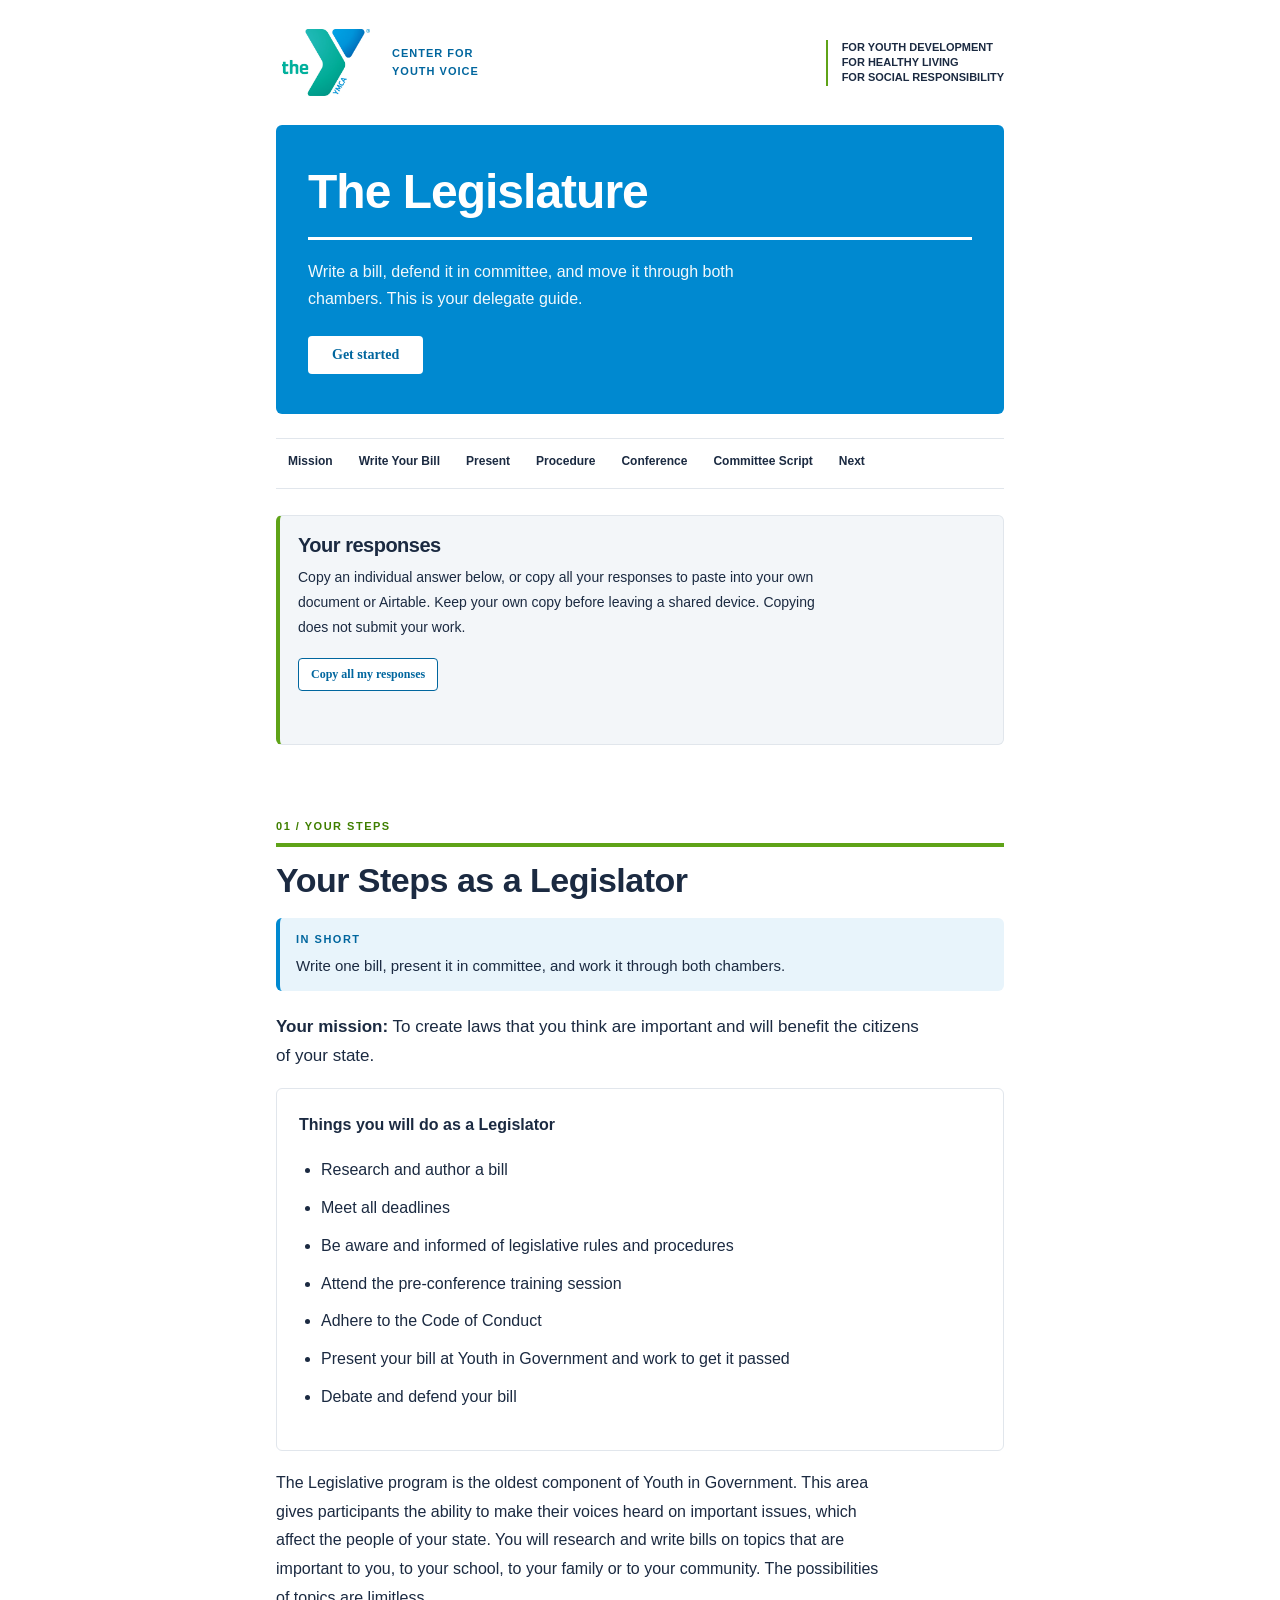
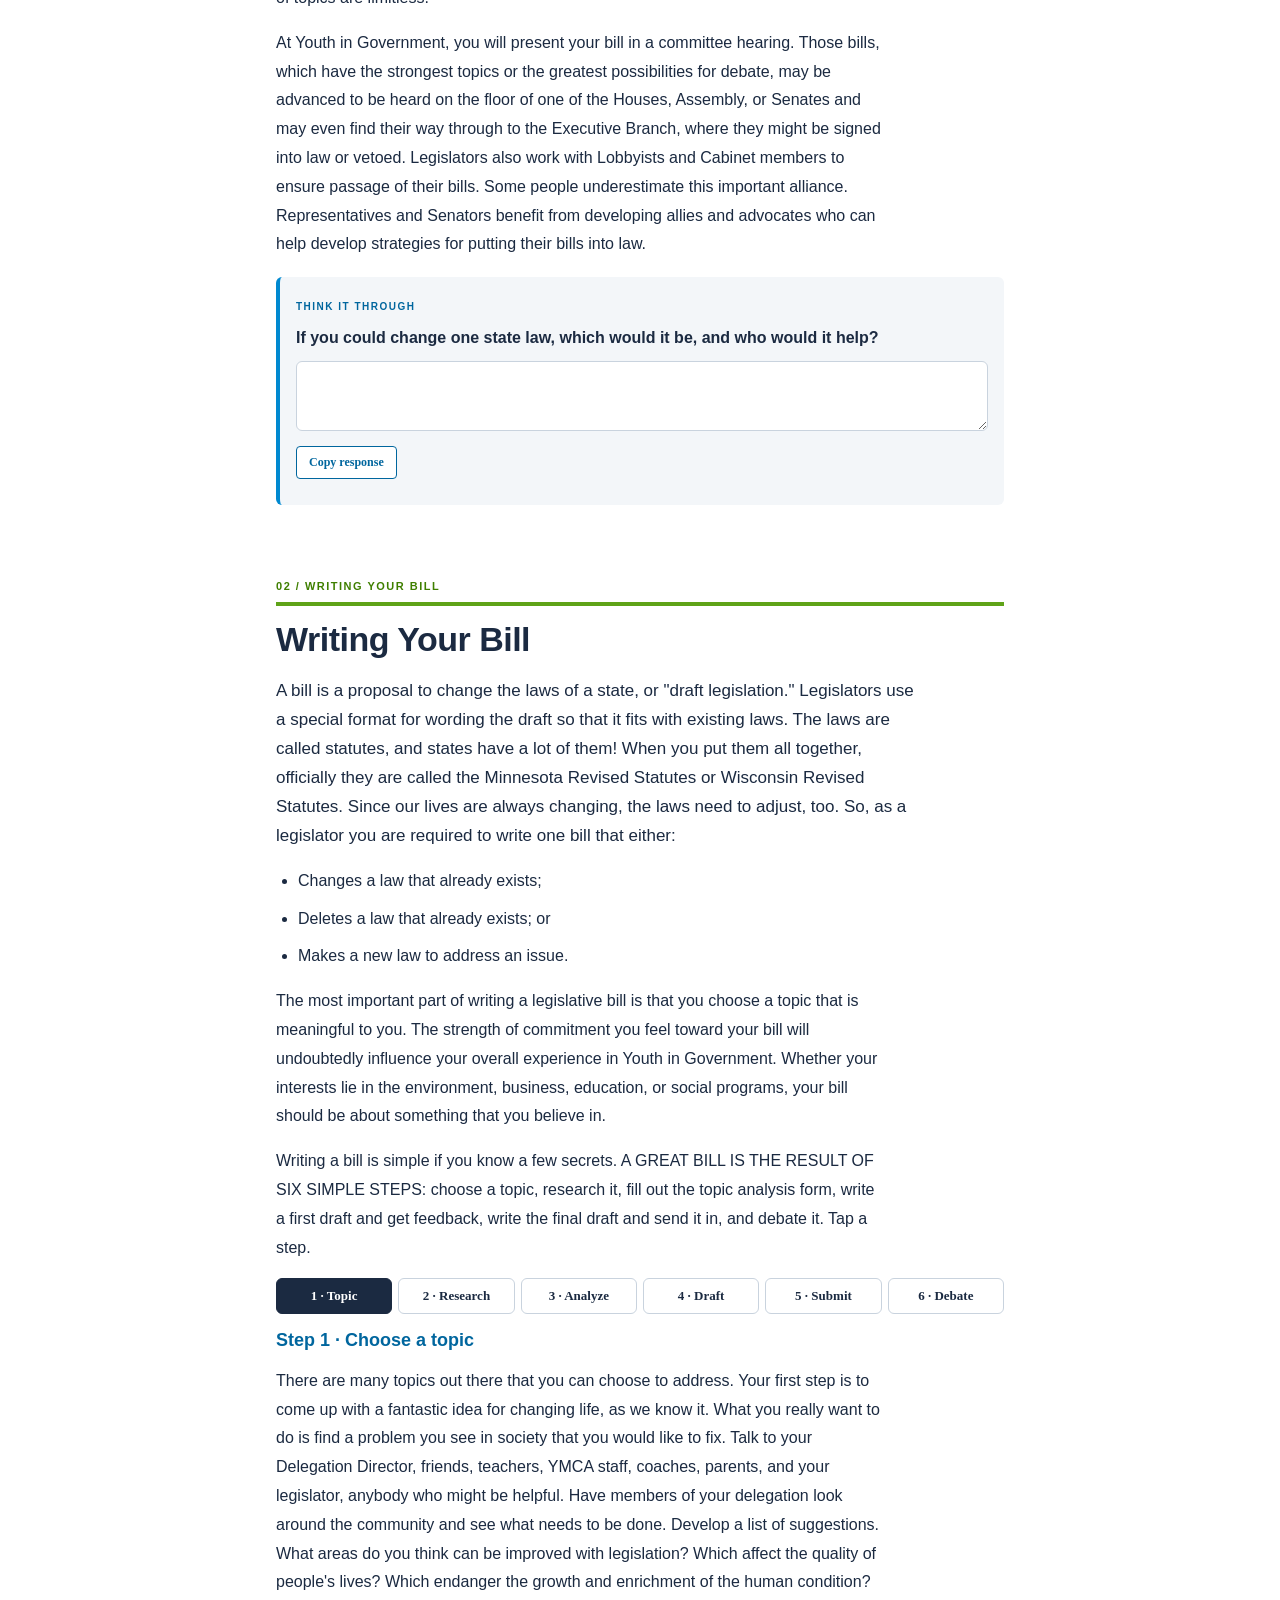
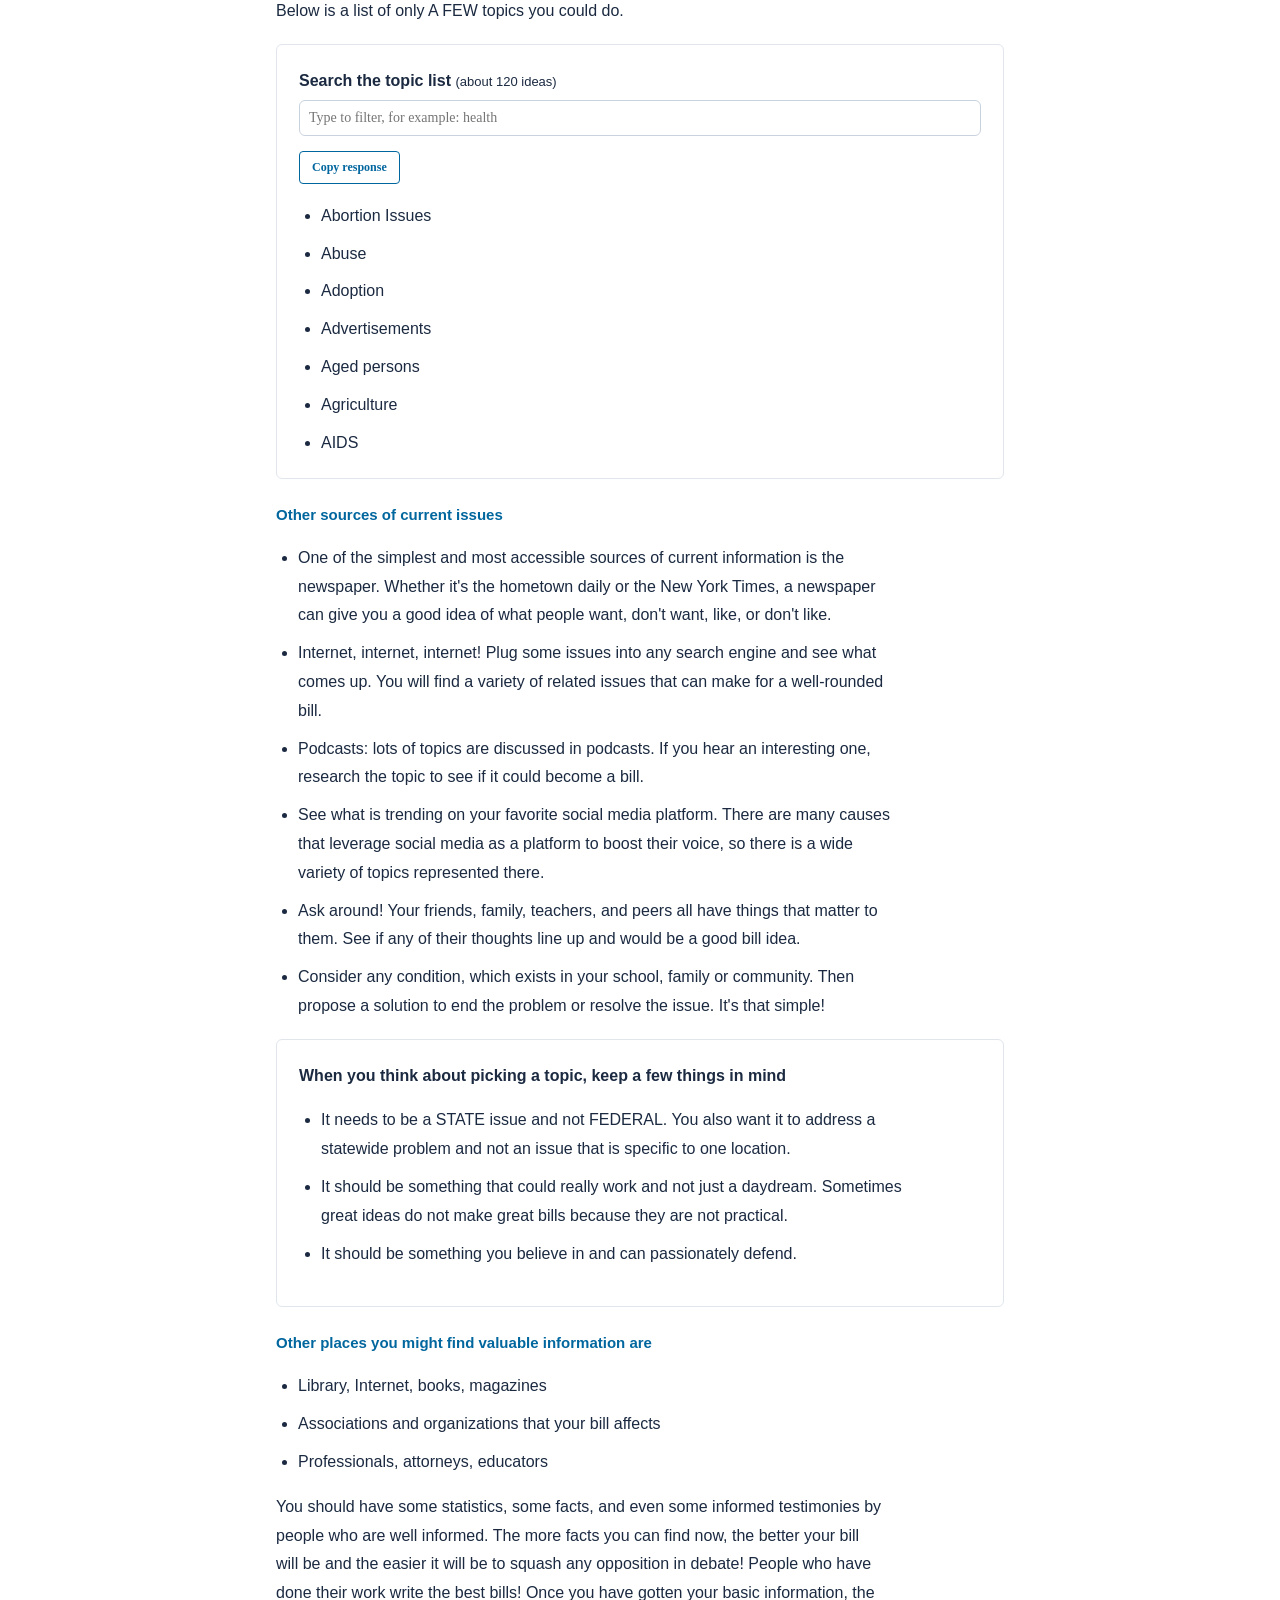
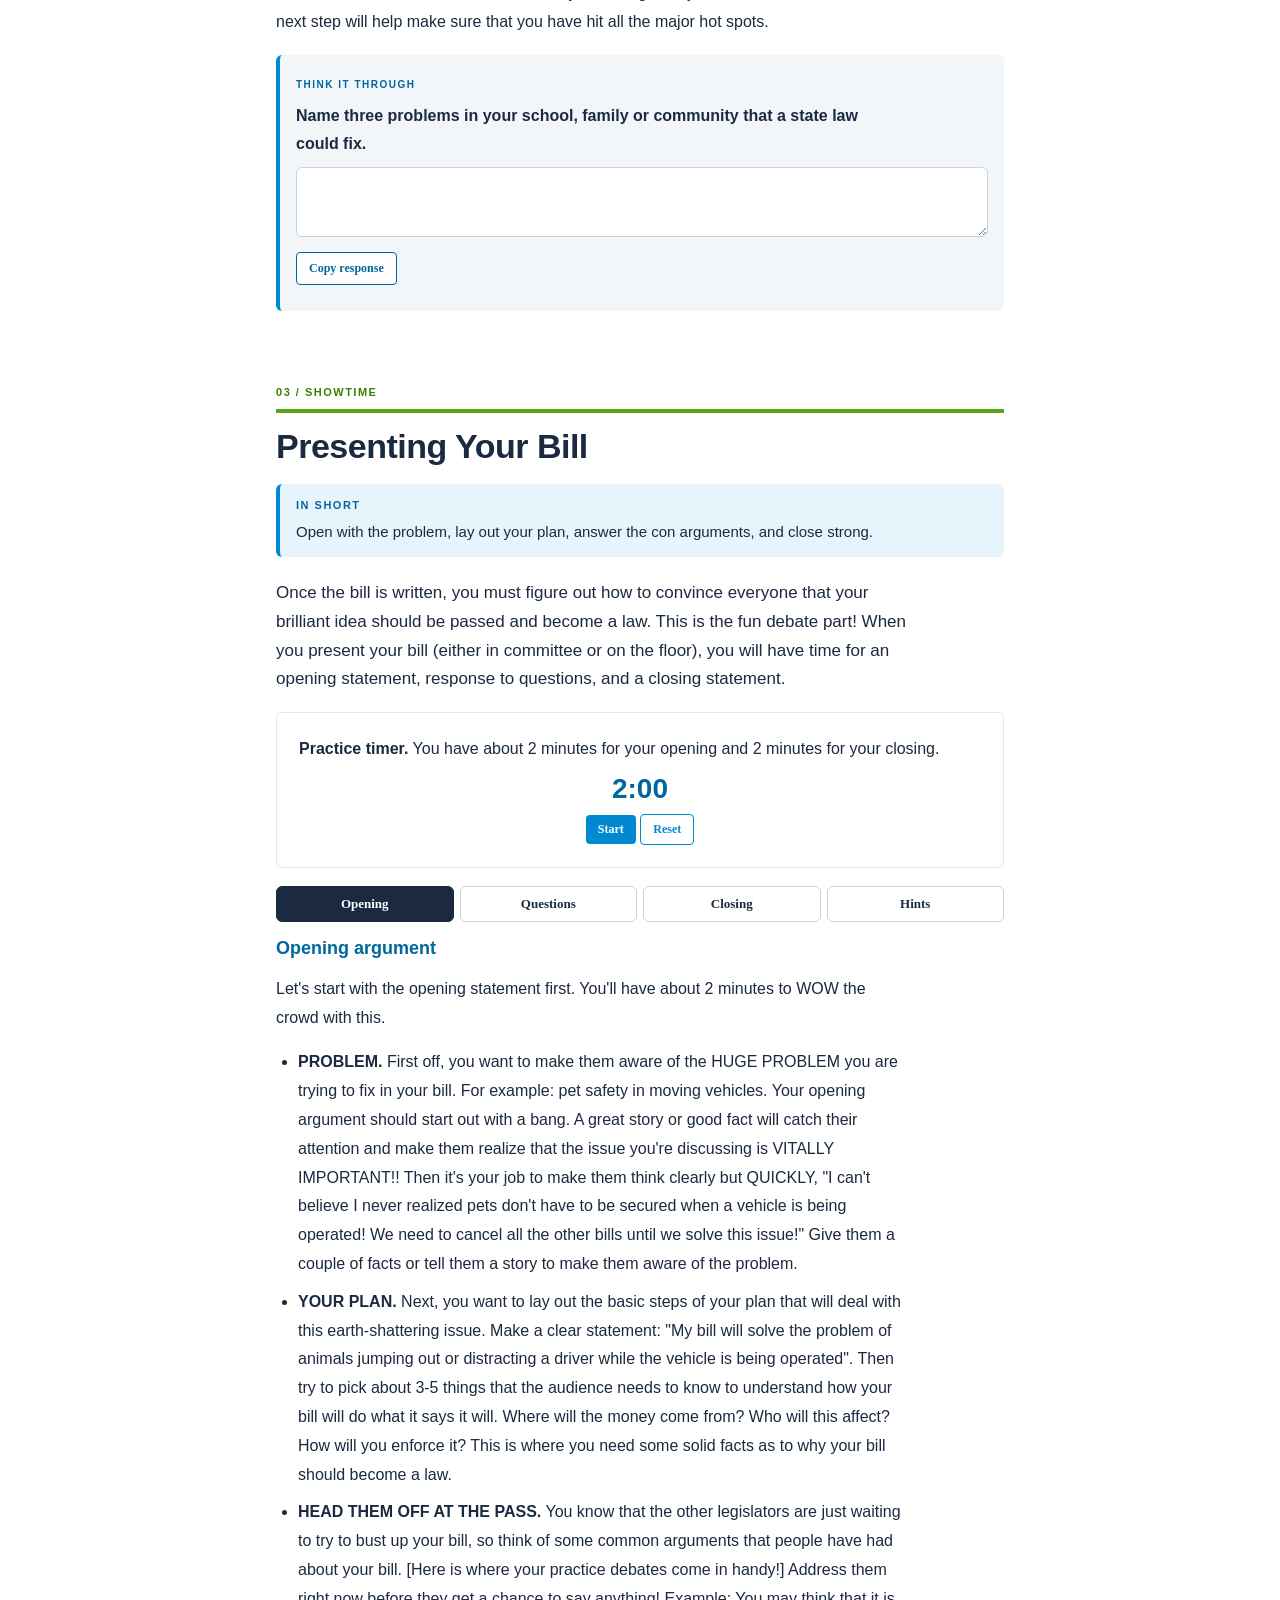
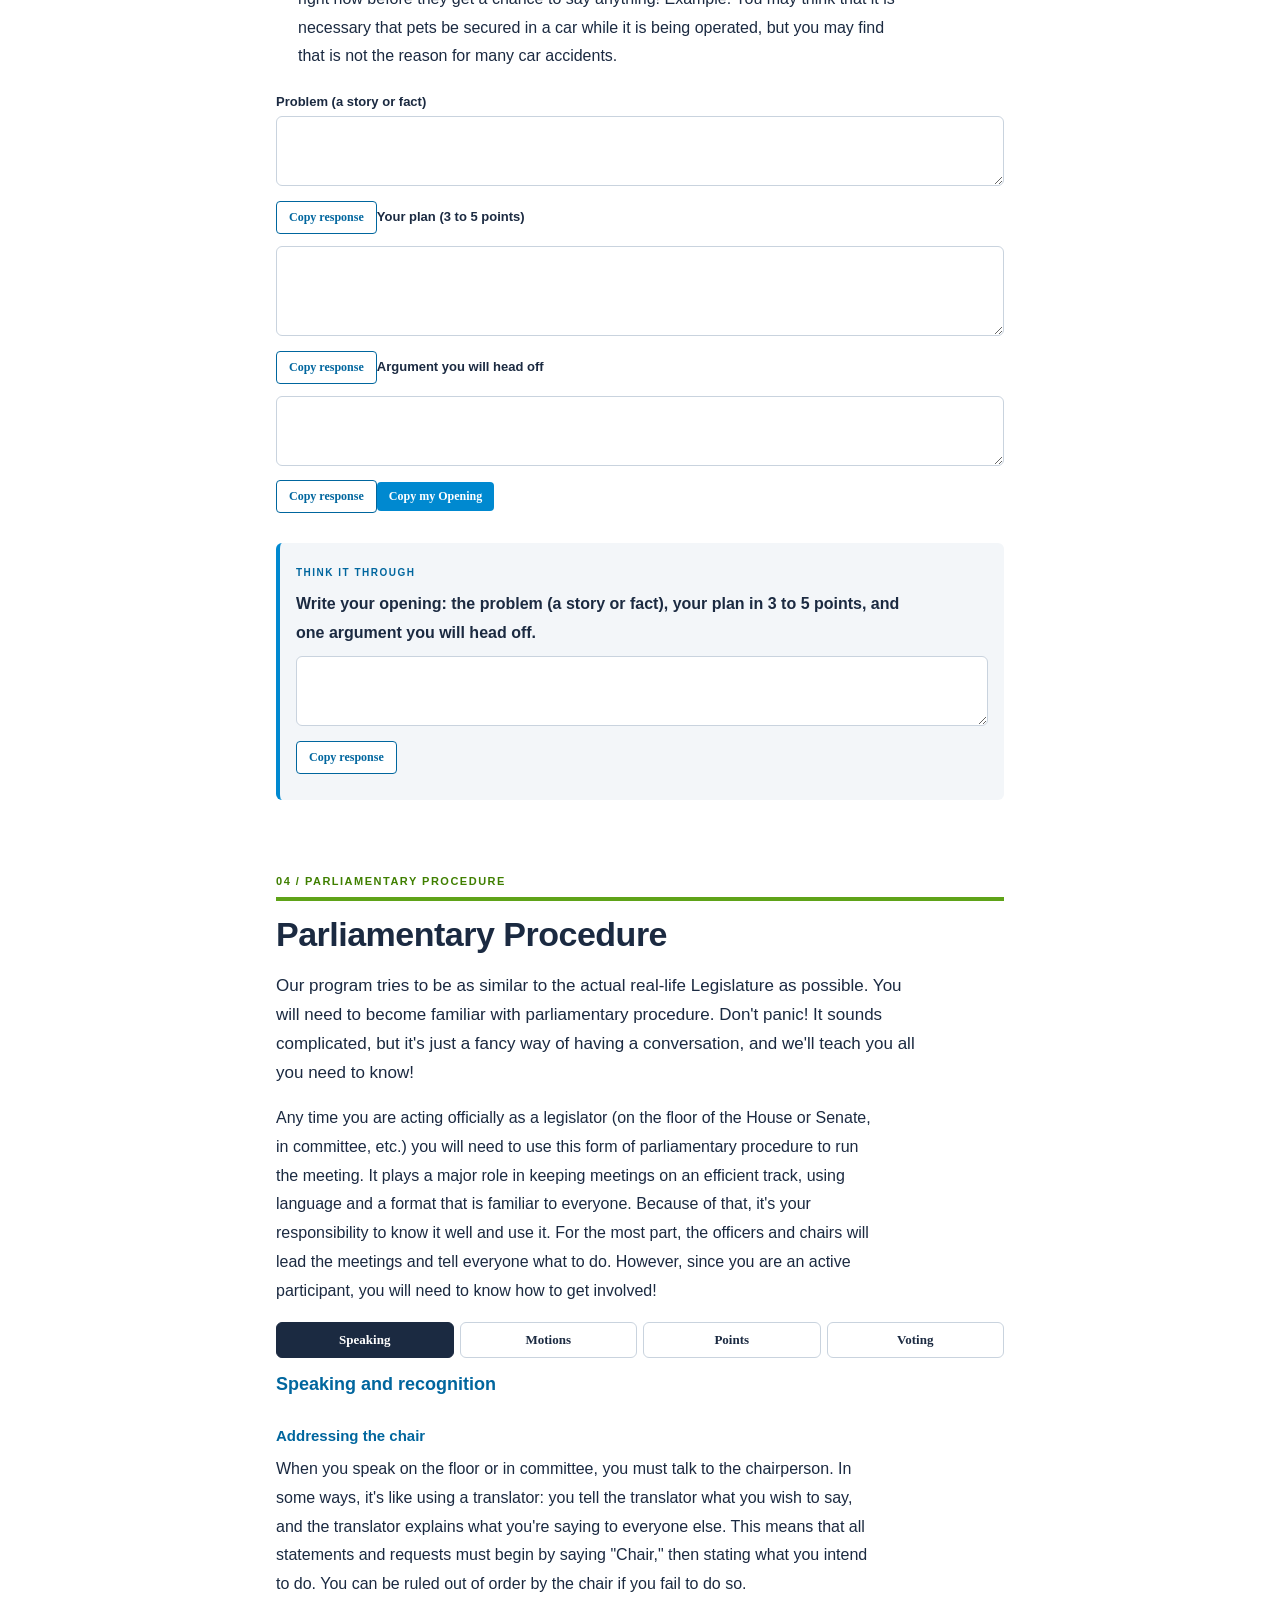
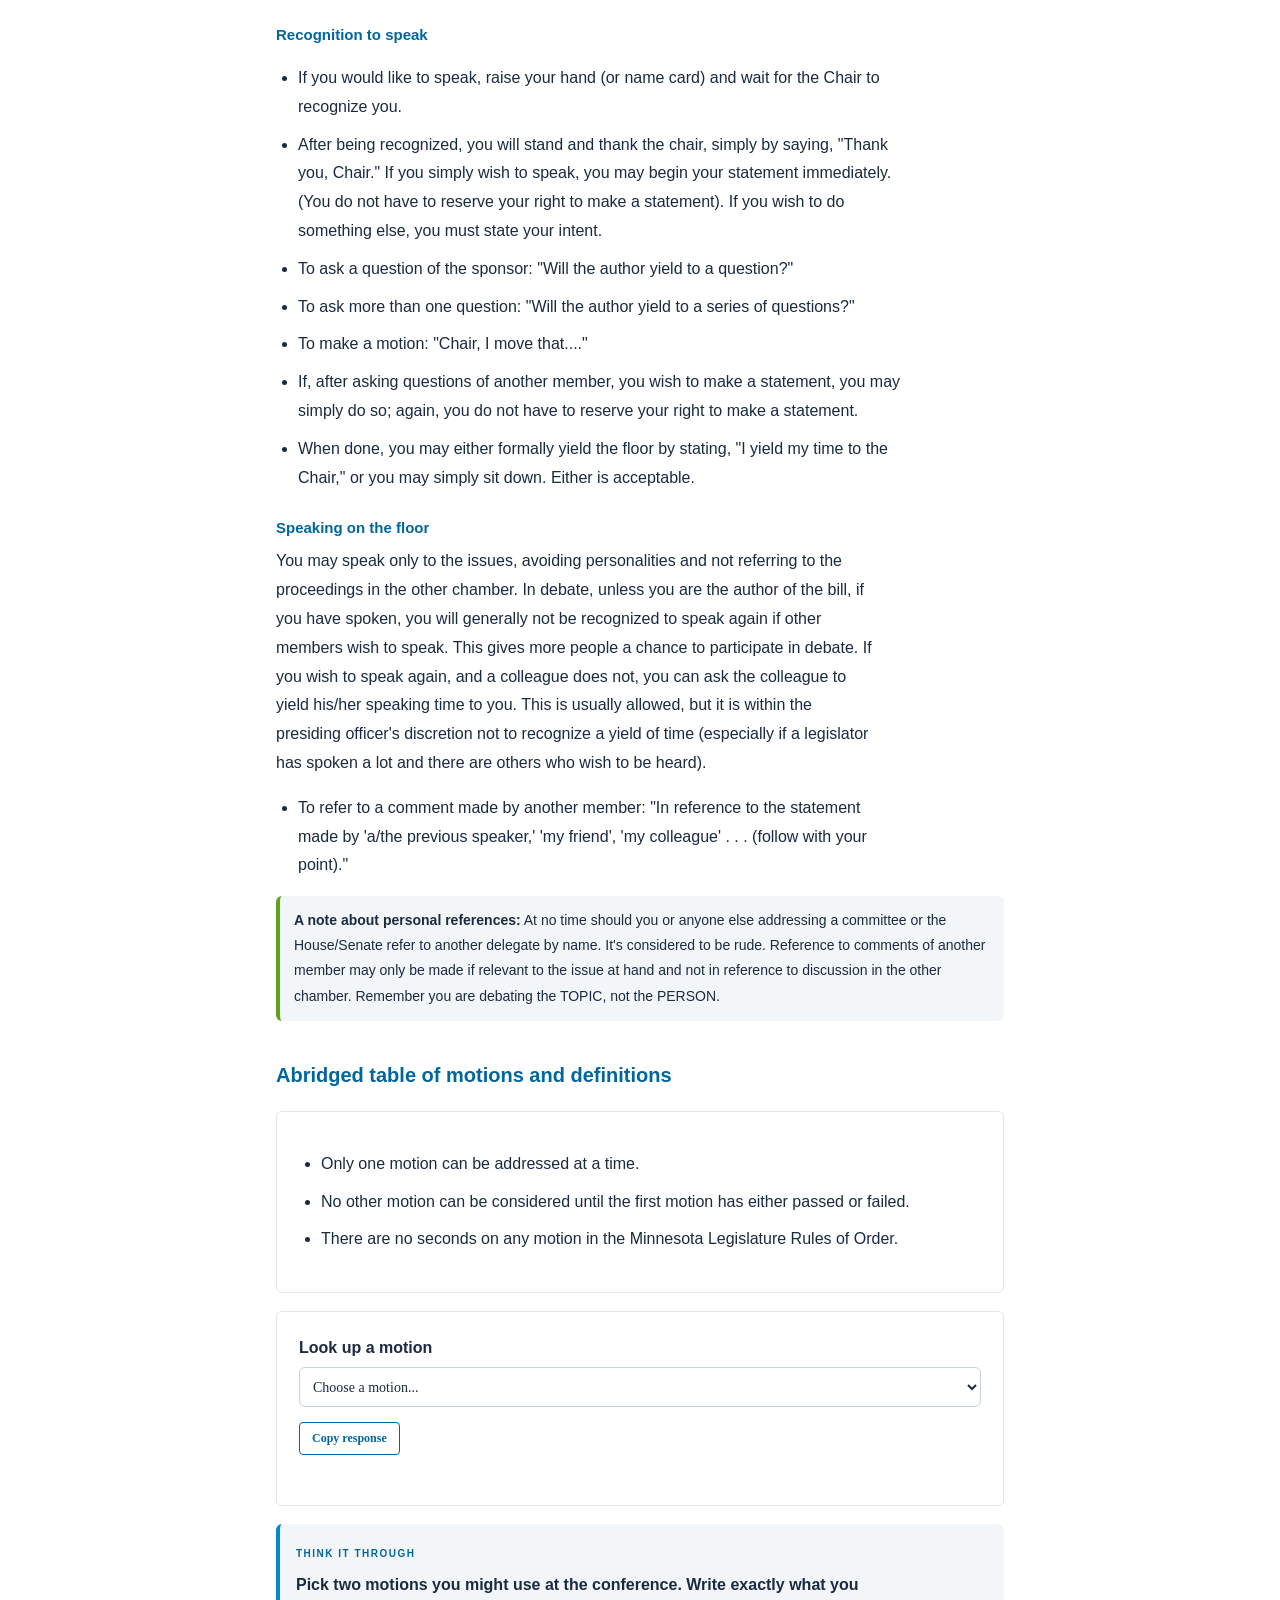
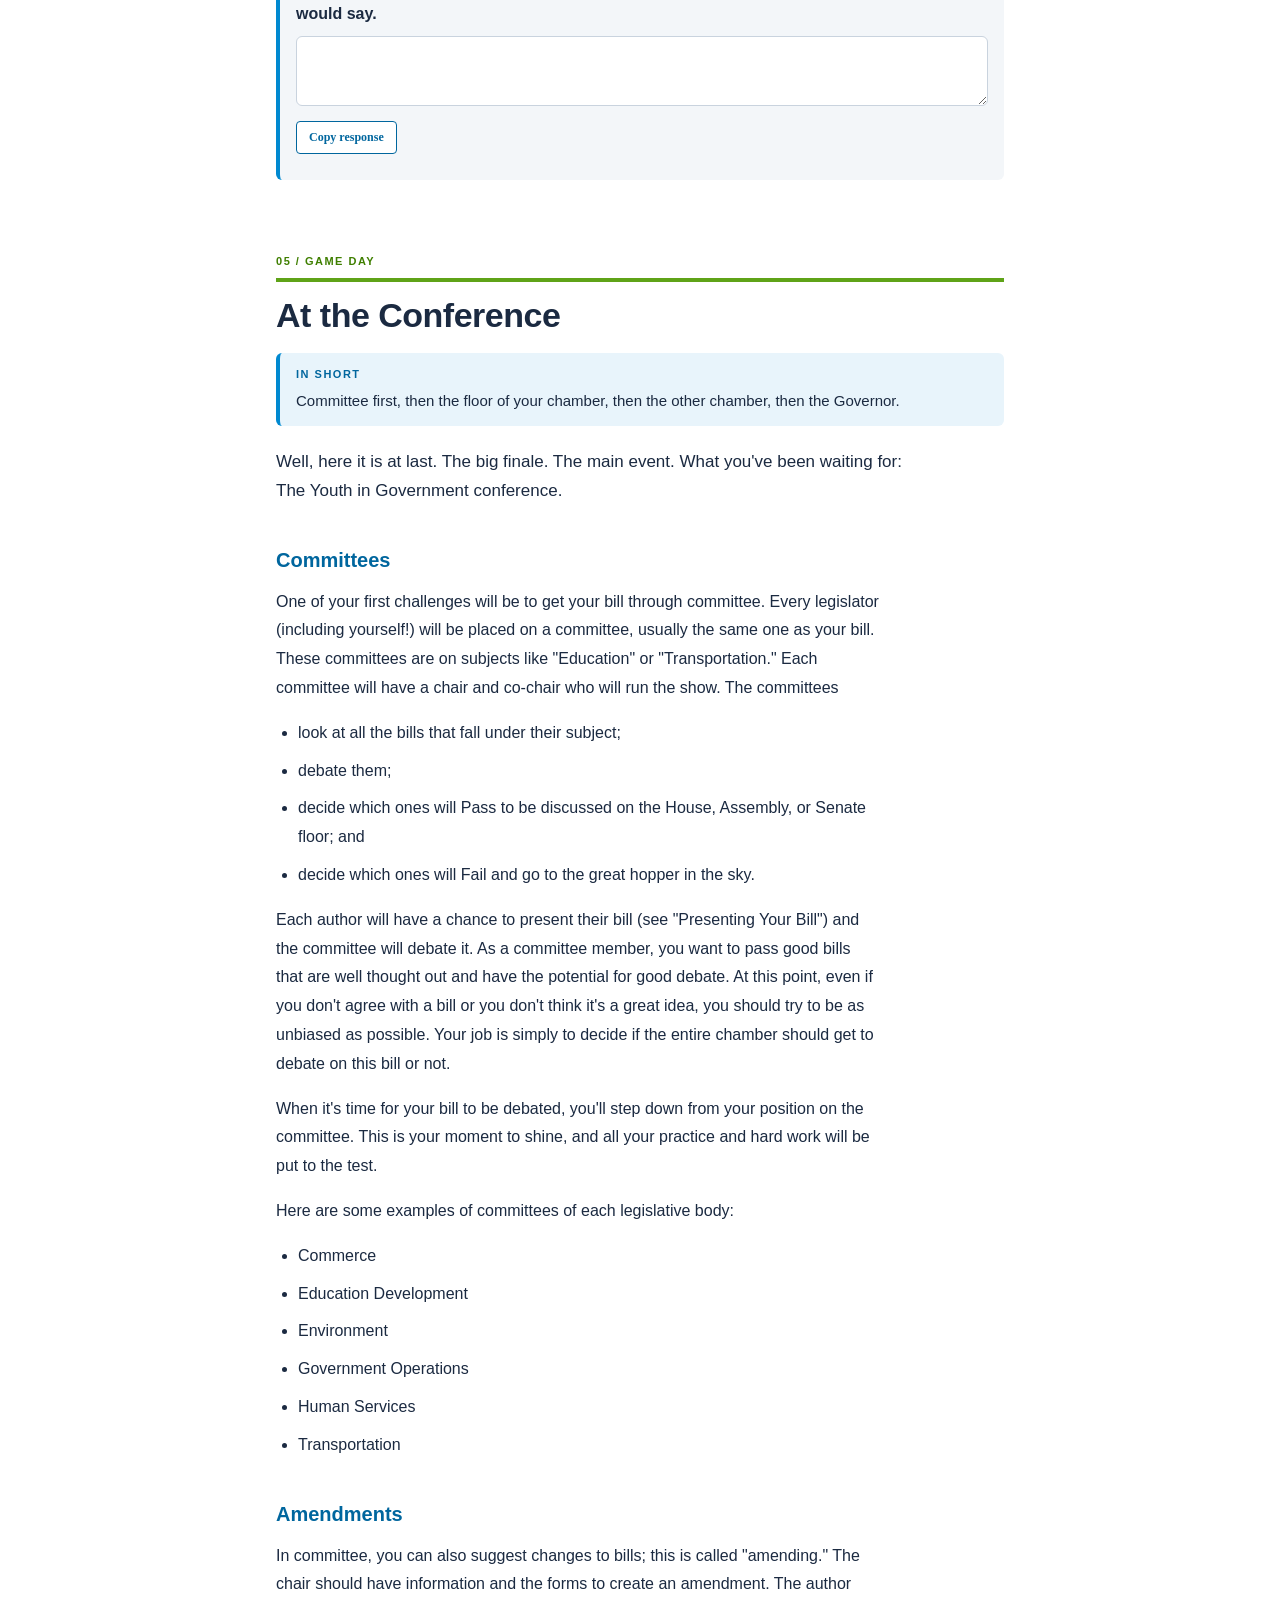
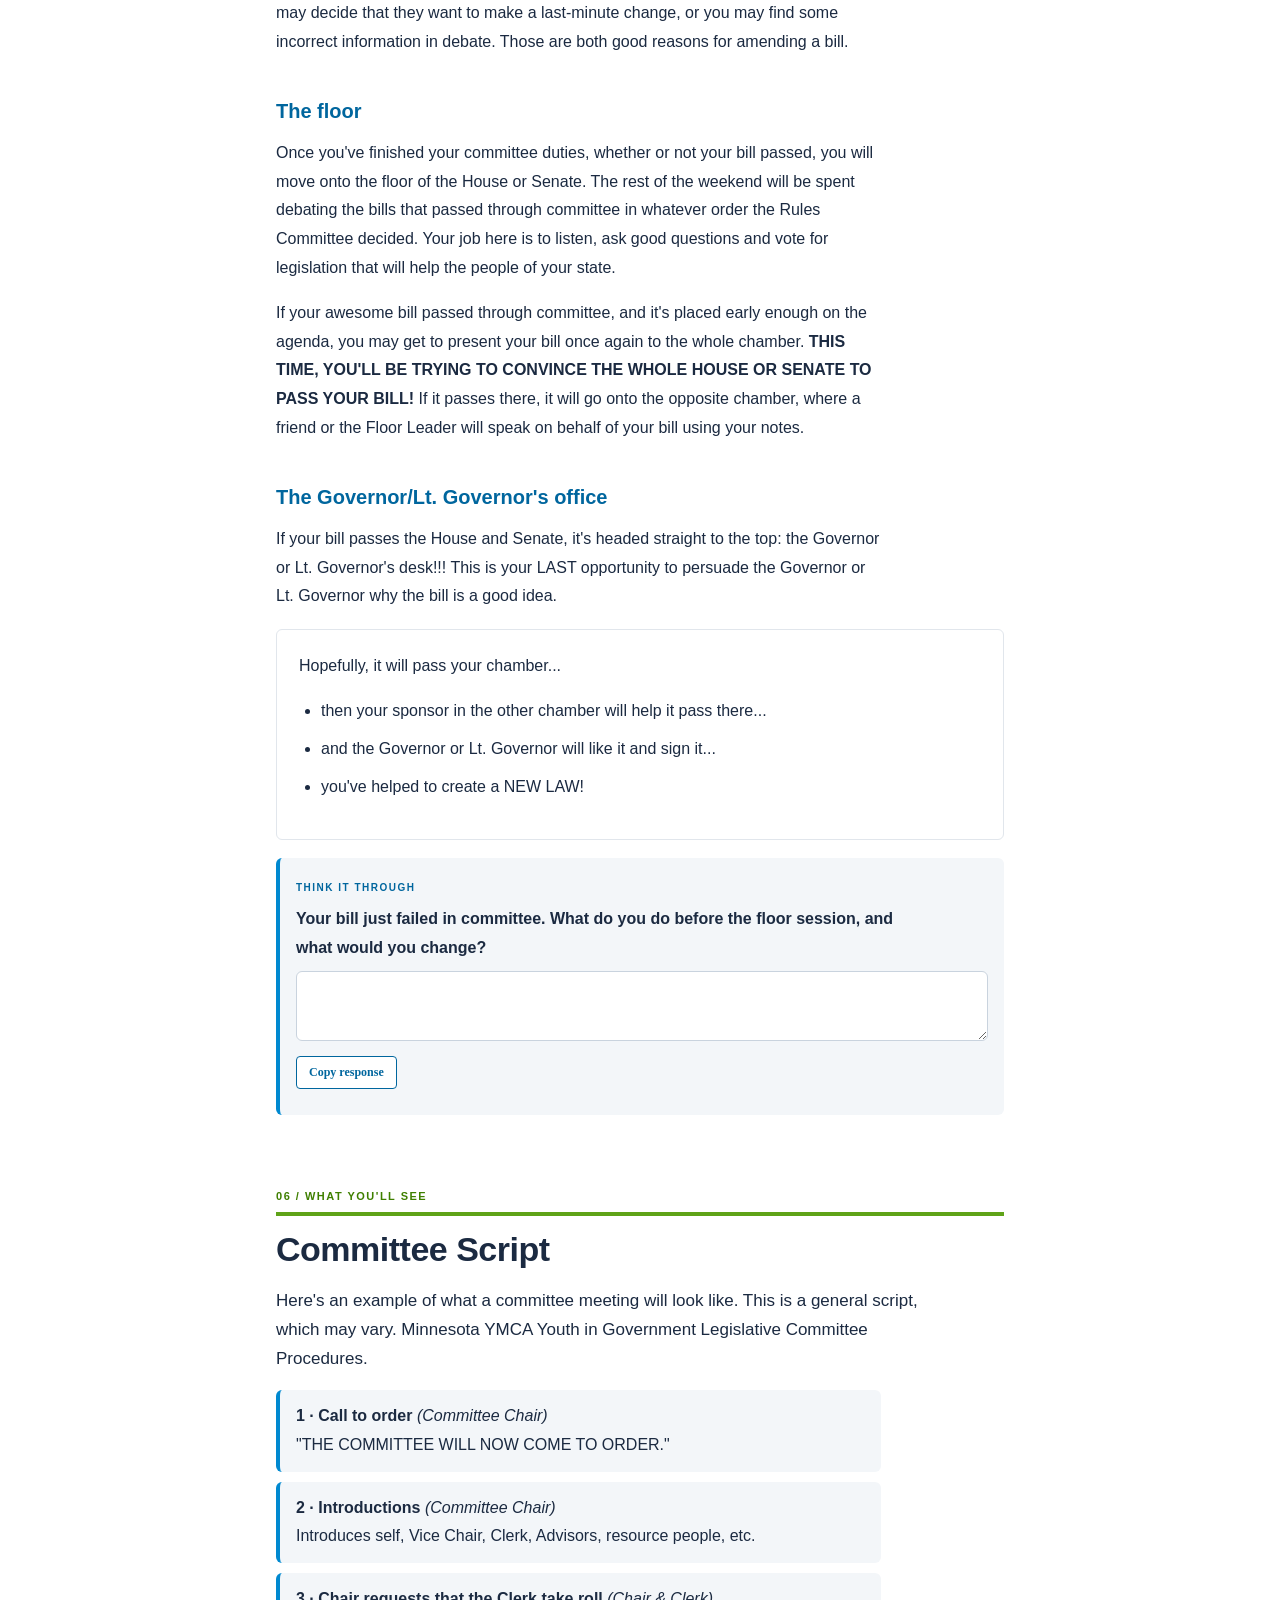
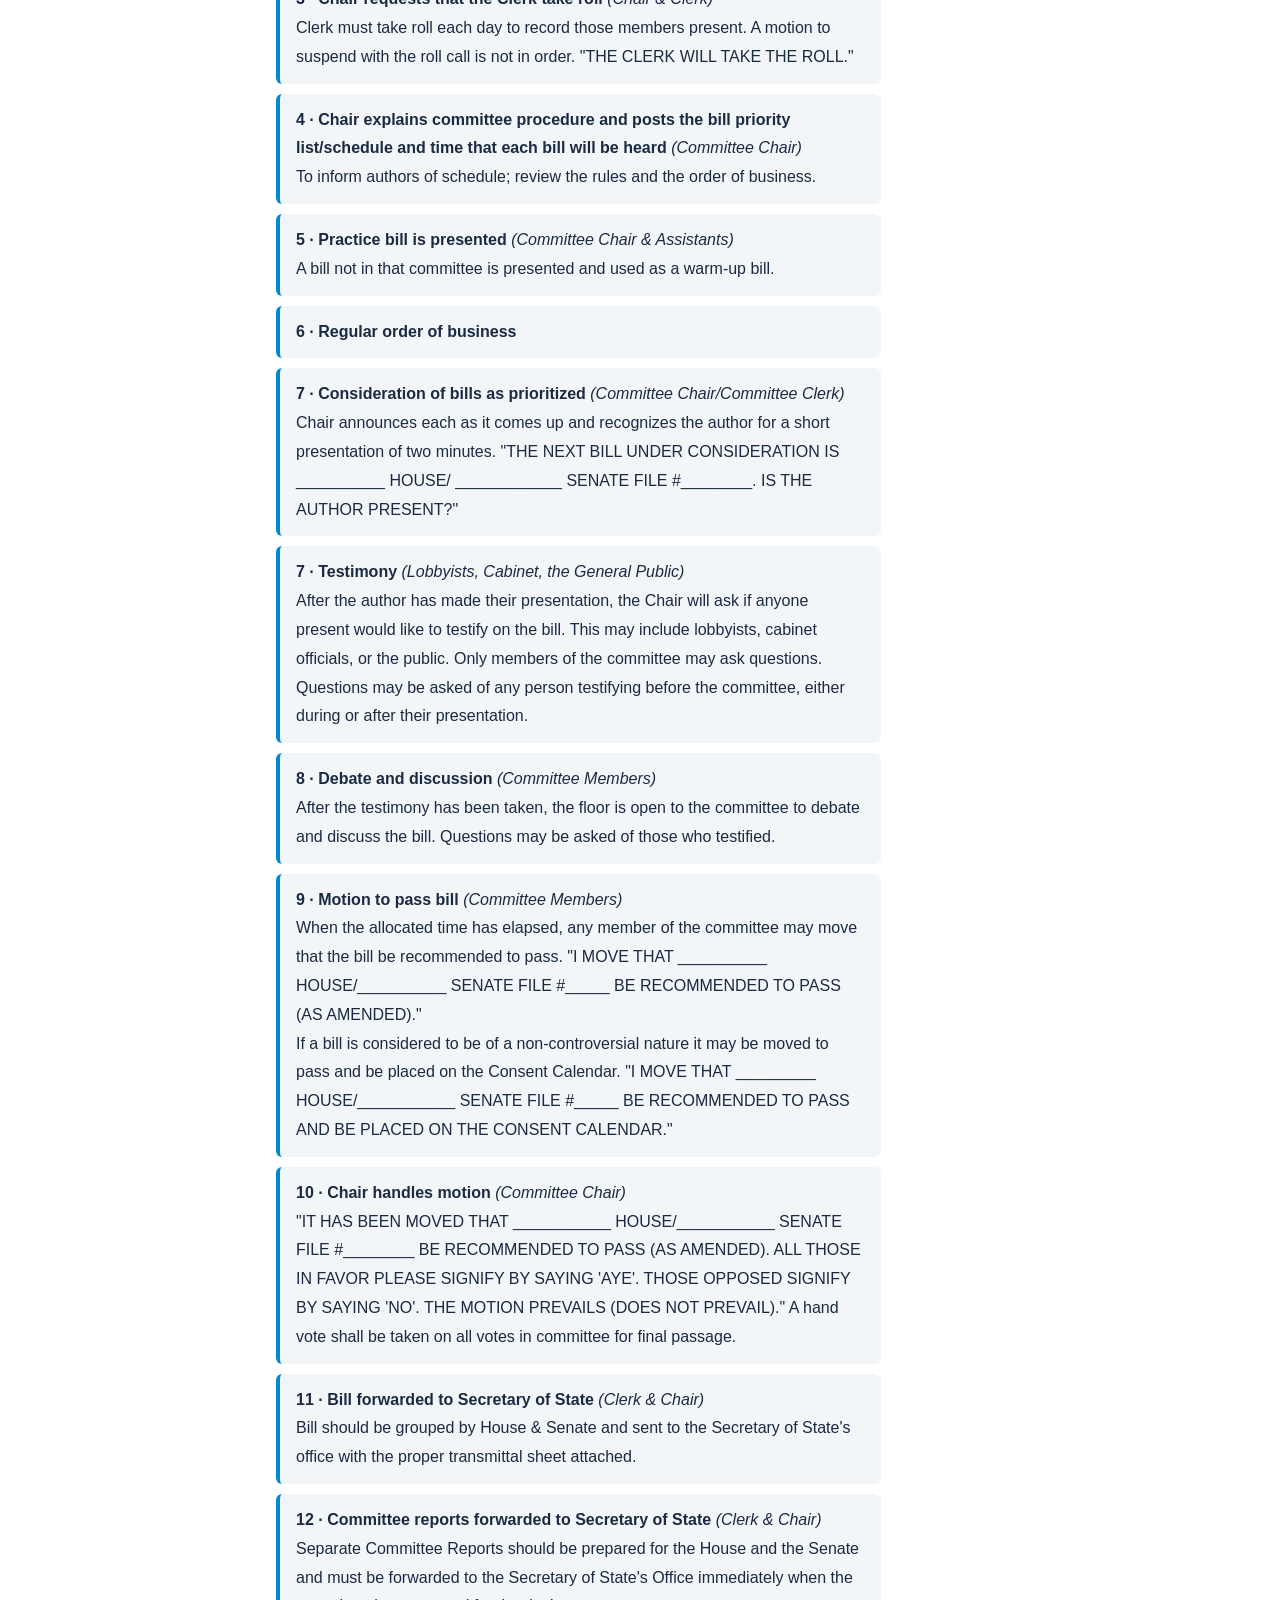
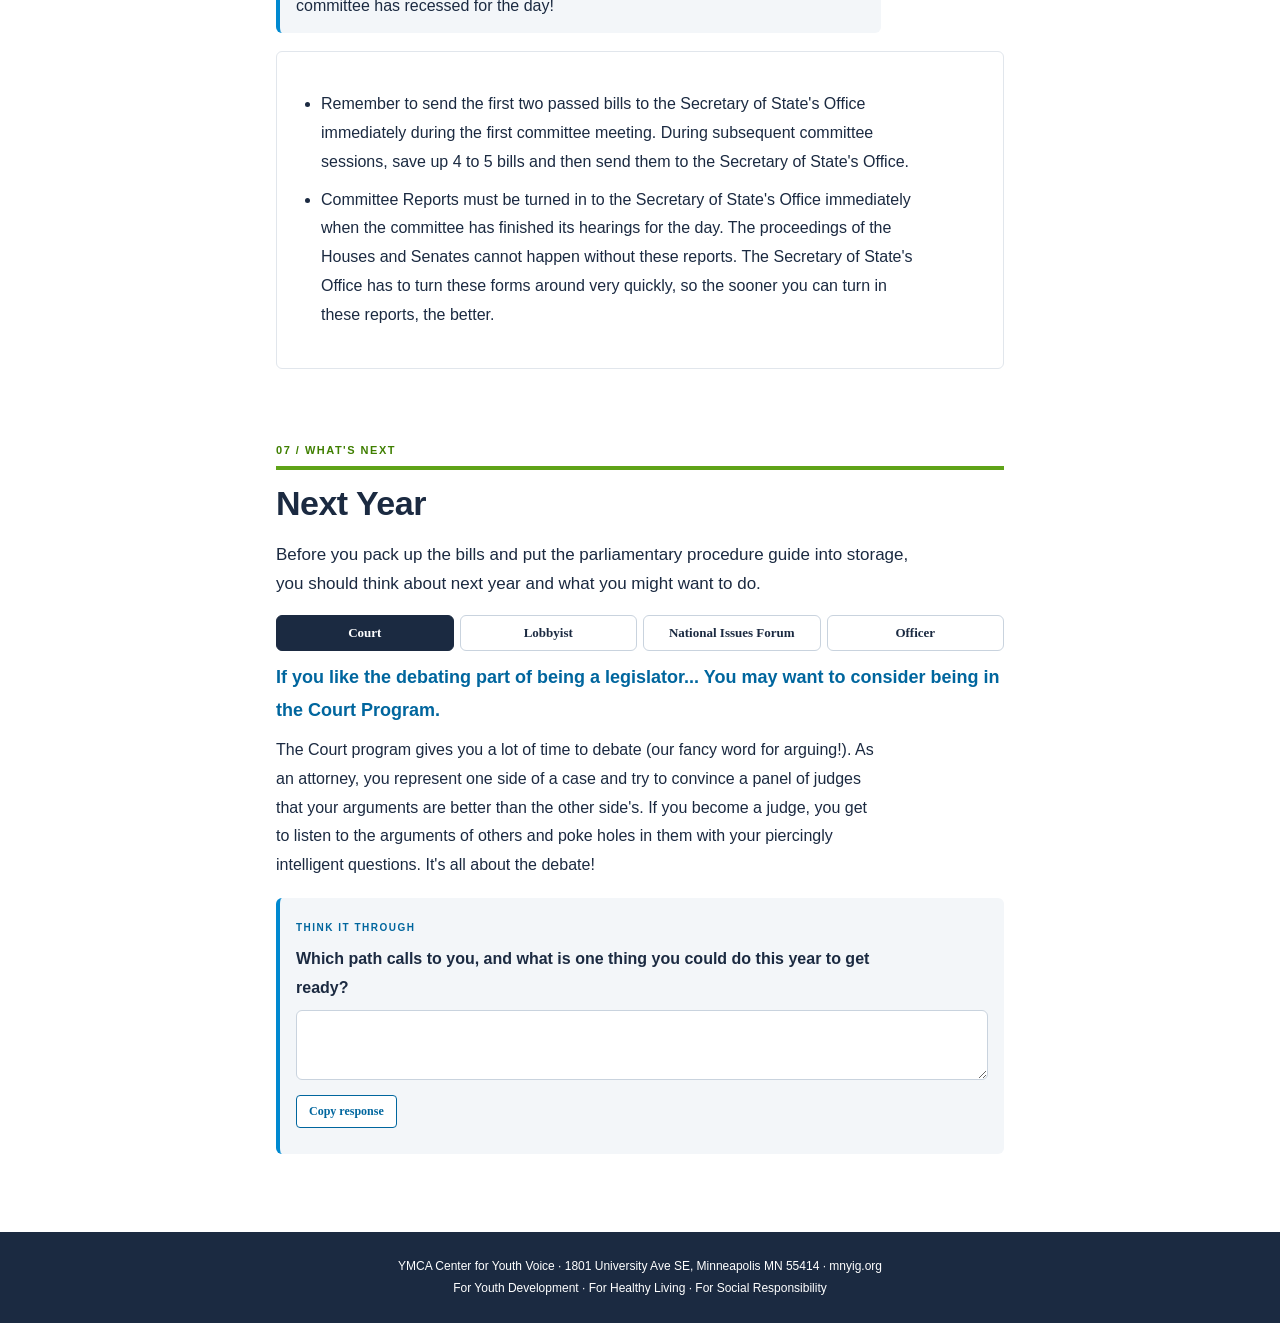
<file: legislature-guide.html>
<!DOCTYPE html>
<html lang="en"><head><meta charset="utf-8"><meta name="viewport" content="width=device-width, initial-scale=1, viewport-fit=cover"><title>Legislature · Delegate Guide</title>
<style>
:root{--blue:#0060AF;--cyan:#00A5E0;--green:#6CB33F;--purple:#92278F;--ink:#1d2b3a;--bg:#fff;--card:#fff;--line:#d5dfea;--soft:#eef5fb;box-sizing:border-box;padding-top:env(safe-area-inset-top,0px);padding-bottom:env(safe-area-inset-bottom,0px)}
*{box-sizing:border-box}html{scroll-behavior:smooth;scroll-padding-top:60px}
body{margin:0;background:var(--bg);color:var(--ink);font:15px/1.65 Verdana,Geneva,sans-serif}
#bar{position:fixed;top:0;left:0;height:4px;background:var(--green);width:0;z-index:30}
.top{max-width:900px;margin:0 auto;padding:22px 16px 14px;display:flex;justify-content:space-between;align-items:flex-end;gap:12px;flex-wrap:wrap}
.logo{font-weight:bold;color:var(--blue);font-size:15px;line-height:1.2}.logo small{display:block;font-size:11px;letter-spacing:1px;color:var(--purple)}
.brand{display:flex;align-items:center;gap:8px;color:var(--ink);text-decoration:none}.brand img{display:block;width:44px;height:auto}.brand span{font-size:11px;letter-spacing:1px;line-height:1.2}
.tagl{font-size:10px;font-weight:bold;letter-spacing:.5px;color:var(--purple);line-height:1.4;text-align:right}
nav{position:sticky;top:env(safe-area-inset-top,0px);z-index:20;background:var(--bg);border-top:1px solid var(--line);border-bottom:1px solid var(--line);display:flex;gap:2px;overflow-x:auto;padding:4px 10px;justify-content:center}
nav a{color:var(--blue);text-decoration:none;font-size:12px;font-weight:bold;padding:8px 12px;white-space:nowrap;border-bottom:3px solid transparent}
nav a:hover{border-bottom-color:var(--green)}
.hero{max-width:900px;margin:22px auto 0;padding:0 16px}
.hero .in{background:var(--blue);color:#fff;border-radius:22px;padding:44px 32px 40px}
.hero h1{font-size:clamp(30px,7vw,50px);margin:0 0 14px;line-height:1.05;letter-spacing:-.5px;text-transform:uppercase;padding-bottom:16px;border-bottom:2px solid #ffffff90}
.hero p{max-width:560px;margin:0 0 22px;opacity:.95}
.btn{background:#fff;color:var(--blue);border:0;border-radius:99px;padding:11px 24px;font:bold 14px Verdana;cursor:pointer;text-decoration:none;display:inline-block}
button.btn{padding:7px 12px;font-size:12px;border-radius:4px}
main{max-width:900px;margin:0 auto;padding:0 16px 60px}
section{margin-top:52px}
h2{font-size:20px;margin:0 0 14px;color:#fff;background:var(--blue);border-radius:14px;padding:14px 22px;text-transform:uppercase;letter-spacing:.3px}
h3{color:var(--blue);margin:22px 0 8px}
.tag{display:block;color:var(--green);font-size:11px;font-weight:bold;letter-spacing:1.5px;margin-bottom:6px}
.lead{margin:0 0 16px;font-size:16px}
.card{background:var(--card);border:1px solid var(--line);border-radius:10px;padding:18px;margin:12px 0}
.grid{display:grid;grid-template-columns:repeat(auto-fit,minmax(210px,1fr));gap:12px}
.mini{background:var(--soft);border-radius:10px;padding:14px;font-size:14px}
.mini b{display:block;color:var(--blue);margin-bottom:2px}
.tip{background:var(--soft);border-left:4px solid var(--green);border-radius:6px;padding:12px 14px;margin:12px 0;font-size:14px}
.warn{border-left-color:var(--purple)}
.think{background:var(--card);border:1px solid var(--line);border-left:4px solid var(--blue);border-radius:8px;padding:14px 16px;margin:18px 0}
.think::before{content:"THINK IT THROUGH";font-size:10px;font-weight:bold;letter-spacing:1.5px;color:var(--blue)}
.think p{margin:4px 0 8px;font-weight:bold}
textarea{width:100%;min-height:70px;border:1px solid var(--line);border-radius:6px;padding:10px;font:14px Verdana;background:var(--soft);color:var(--ink);resize:vertical}
textarea:focus{outline:2px solid var(--cyan)}
details{background:var(--card);border:1px solid var(--line);border-radius:8px;margin:8px 0;padding:0 14px}
summary{cursor:pointer;padding:12px 0;font-weight:bold;color:var(--blue)}
details>div{padding:0 0 12px;font-size:14px}
.steps{display:flex;gap:6px;flex-wrap:wrap;margin:10px 0}
.steps button{flex:1;min-width:84px;border:1px solid var(--blue);background:var(--card);color:var(--blue);border-radius:8px;padding:9px 4px;font:bold 12px Verdana;cursor:pointer}
.steps button.on{background:var(--blue);color:#fff}
.funnel div{margin:6px auto;padding:12px;border-radius:8px;color:#fff;text-align:center;font-weight:bold;font-size:14px}
table{border-collapse:collapse;width:100%;font-size:13px}td,th{border:1px solid var(--line);padding:8px;text-align:left;vertical-align:top}th{background:var(--soft);color:var(--blue)}
.tw{overflow-x:auto}
.rate{display:flex;align-items:center;gap:10px;margin:8px 0;flex-wrap:wrap}.rate span{flex:1;min-width:170px;font-size:14px}.rate input{width:150px}
.score{font-size:40px;font-weight:bold;color:var(--blue);text-align:center}
.flip{background:var(--soft);border:1px solid var(--line);border-left:4px solid var(--cyan);border-radius:8px;padding:14px 16px;cursor:pointer;margin:8px 0;font-size:14px}
.flip b{color:var(--blue)}.flip small{opacity:.7}.flip.back{border-left-color:var(--green)}
.tl{display:flex;gap:6px;flex-wrap:wrap;margin-top:8px}.tl div{flex:1;min-width:90px;border-radius:8px;padding:10px;color:#fff;text-align:center;font-size:12px}
.tl b{display:block;font-size:20px}
footer{background:var(--blue);color:#fff;text-align:center;font-size:12px;padding:24px 16px;line-height:1.8}

:root{--blue:#0089D0;--cyan:#4FB3E3;--green:#5FA318;--purple:#1B2A41;--ink:#1B2A41;--bg:#fff;--card:#fff;--line:#E1E6EC;--soft:#F3F6F9;color-scheme:light}
body{counter-reset:s;font-size:15px}
.hero .in{border-radius:6px;padding:72px 44px 60px;background:#0089D0}
.hero h1{font-size:clamp(34px,8vw,64px);letter-spacing:-1.5px;border-bottom:3px solid #fff;text-transform:none;font-weight:bold}
.btn{border-radius:4px;color:#00669E}
h2{background:none;color:var(--ink);padding:14px 0 0;border-radius:0;text-transform:none;font-size:32px;letter-spacing:-.5px;border-top:4px solid var(--green)}
.tag{color:#3F7F00}
section .tag::before{counter-increment:s;content:"0" counter(s) "  /  "}
h3,summary,th,.mini b,.flip b{color:#00669E}
nav a{color:var(--ink)}nav a:hover{border-bottom-color:var(--blue)}
.card,.mini,details,.flip,.tip,.funnel div,.tl div,.steps button,.think{border-radius:6px}
.mini{border:0;background:var(--soft)}
.think{background:var(--soft);border:0;border-left:4px solid var(--blue)}
.think::before{color:#00669E}
textarea{background:#fff;border:1px solid #c9d3de}
.tip{border-left-color:var(--green)}
.score{color:#00669E}
.steps button{border-color:#c9d3de;color:var(--ink)}.steps button.on{background:var(--ink);border-color:var(--ink);color:#fff}
.logo{color:var(--ink)}.logo small{color:#00669E}
.tagl{color:var(--ink)}
footer{background:var(--ink)}
details>div p{margin:0 0 12px}details>div h4{margin:18px 0 6px;color:#00669E;font-size:14px}details>div ul{margin:0 0 12px;padding-left:20px}details>div li{margin-bottom:6px}details[open]{border-color:#9ccbe6}details>div{max-width:68ch}
.hero h1{text-transform:uppercase}.sub{font-size:20px;margin:-6px 0 14px;opacity:.95}
ul,ol{padding-left:22px}li{margin-bottom:6px}
.pick label{display:block;padding:8px 12px;margin:6px 0;border:1px solid var(--line);border-radius:6px;cursor:pointer;font-size:14px}
.pick label.on{background:var(--soft);border-color:var(--blue)}
.pick input{margin-right:8px}
.ok{color:#3F7F00;font-weight:bold}.bad{color:#B3261E;font-weight:bold}
.pyr{width:260px;max-width:100%;margin:12px auto;text-align:center;font-size:12px}
.pyr div{background:var(--blue);color:#fff;padding:12px 6px;clip-path:polygon(0 0,100% 0,50% 100%);height:150px;position:relative}
.q{display:block;width:100%;text-align:left}
.stage{display:flex;flex-direction:column;gap:6px}.stage span{background:var(--soft);padding:8px 12px;border-radius:6px;font-weight:bold;color:#00669E}
.inp{width:100%;border:1px solid #c9d3de;border-radius:6px;padding:9px;font:14px Verdana;margin:4px 0 10px;background:#fff;color:var(--ink)}
.cnt{font-weight:bold;margin:6px 0}
body{font-size:16px;line-height:1.8}
main{max-width:760px}
section{margin-top:72px}
h2{font-size:34px;line-height:1.15;margin-bottom:18px}
h3{font-size:20px;margin:36px 0 10px}
h4{margin:22px 0 6px;color:#00669E;font-size:15px}
p,li{max-width:68ch}
p{margin:0 0 16px}
li{margin-bottom:9px}
.lead{font-size:17px;line-height:1.7}
.card{padding:22px;margin:18px 0}
details>div{font-size:15px}
.short{background:#E8F4FB;border-left:4px solid #0089D0;border-radius:6px;padding:12px 16px;margin:0 0 22px;font-size:15px}
.short b{display:block;font-size:11px;letter-spacing:1.5px;color:#00669E;text-transform:uppercase;margin-bottom:2px}
.pyr2{max-width:420px;margin:18px auto}.pyr2 div{margin:6px auto;padding:14px;border-radius:6px;text-align:center;color:#fff;background:#0089D0;font-weight:bold;font-size:13px}.pyr2 small{display:block;font-weight:normal;opacity:.9;margin-top:2px}
.tabset .panel>h3{margin-top:6px;font-size:18px}
.arrow li b{color:#3F7F00;font-weight:bold}
.steps button{font-size:13px}
.step{list-style:none;background:var(--soft);border-left:4px solid var(--blue);border-radius:6px;padding:12px 16px;margin:10px 0}.iv{border:1px solid var(--line);border-radius:8px;padding:14px;margin:12px 0}.iv b{color:#00669E}select.inp{height:40px}.row{margin:2px 0 8px}.tally li{margin-bottom:12px}.big{font-size:28px;font-weight:bold;color:#00669E}.prog{height:8px;background:var(--line);border-radius:99px;overflow:hidden}.prog div{height:100%;background:var(--green);width:0}</style><link rel="stylesheet" href="guide-updates.css"></head>
<body><div id="bar"></div>
<header class="top"><a class="logo brand" href="index.html" aria-label="YMCA Center for Youth Voice — guide homepage"><img src="assets/ymca-logo.jpg" alt="The Y — YMCA" width="1200" height="918"><span>CENTER FOR<br>YOUTH VOICE</span></a><div class="tagl">FOR YOUTH DEVELOPMENT<br>FOR HEALTHY LIVING<br>FOR SOCIAL RESPONSIBILITY</div></header>
<div class="hero"><div class="in"><h1>The Legislature</h1><p>Write a bill, defend it in committee, and move it through both chambers. This is your delegate guide.</p><a class="btn" href="#mission">Get started</a></div></div>
<nav id="nav"></nav>
<main><section id="mission"><span class="tag">YOUR STEPS</span><h2>Your Steps as a Legislator</h2><div class="short"><b>In short</b>Write one bill, present it in committee, and work it through both chambers.</div><p class="lead"><b>Your mission:</b> To create laws that you think are important and will benefit the citizens of your state.</p><div class="card"><b>Things you will do as a Legislator</b><ul><li>Research and author a bill</li><li>Meet all deadlines</li><li>Be aware and informed of legislative rules and procedures</li><li>Attend the pre-conference training session</li><li>Adhere to the Code of Conduct</li><li>Present your bill at Youth in Government and work to get it passed</li><li>Debate and defend your bill</li></ul></div><p>The Legislative program is the oldest component of Youth in Government. This area gives participants the ability to make their voices heard on important issues, which affect the people of your state. You will research and write bills on topics that are important to you, to your school, to your family or to your community. The possibilities of topics are limitless.</p><p>At Youth in Government, you will present your bill in a committee hearing. Those bills, which have the strongest topics or the greatest possibilities for debate, may be advanced to be heard on the floor of one of the Houses, Assembly, or Senates and may even find their way through to the Executive Branch, where they might be signed into law or vetoed. Legislators also work with Lobbyists and Cabinet members to ensure passage of their bills. Some people underestimate this important alliance. Representatives and Senators benefit from developing allies and advocates who can help develop strategies for putting their bills into law.</p><div class="think"><p>If you could change one state law, which would it be, and who would it help?</p><textarea data-k="g0"></textarea></div></section><section id="bill"><span class="tag">WRITING YOUR BILL</span><h2>Writing Your Bill</h2><p class="lead">A bill is a proposal to change the laws of a state, or "draft legislation." Legislators use a special format for wording the draft so that it fits with existing laws. The laws are called statutes, and states have a lot of them! When you put them all together, officially they are called the Minnesota Revised Statutes or Wisconsin Revised Statutes. Since our lives are always changing, the laws need to adjust, too. So, as a legislator you are required to write one bill that either:</p><ul><li>Changes a law that already exists;</li><li>Deletes a law that already exists; or</li><li>Makes a new law to address an issue.</li></ul><p>The most important part of writing a legislative bill is that you choose a topic that is meaningful to you. The strength of commitment you feel toward your bill will undoubtedly influence your overall experience in Youth in Government. Whether your interests lie in the environment, business, education, or social programs, your bill should be about something that you believe in.</p><p>Writing a bill is simple if you know a few secrets. A GREAT BILL IS THE RESULT OF SIX SIMPLE STEPS: choose a topic, research it, fill out the topic analysis form, write a first draft and get feedback, write the final draft and send it in, and debate it. Tap a step.</p><div class="tabset"><div class="panel" data-title="1 · Topic"><h3>Step 1 · Choose a topic</h3><p>There are many topics out there that you can choose to address. Your first step is to come up with a fantastic idea for changing life, as we know it. What you really want to do is find a problem you see in society that you would like to fix. Talk to your Delegation Director, friends, teachers, YMCA staff, coaches, parents, and your legislator, anybody who might be helpful. Have members of your delegation look around the community and see what needs to be done. Develop a list of suggestions. What areas do you think can be improved with legislation? Which affect the quality of people's lives? Which endanger the growth and enrichment of the human condition? Below is a list of only A FEW topics you could do.</p><div class="card"><b>Search the topic list</b> <span style="font-size:13px">(about 120 ideas)</span><input class="inp" id="tf" placeholder="Type to filter, for example: health"><div id="tl" style="max-height:260px;overflow-y:auto"></div></div><h4>Other sources of current issues</h4><ul><li>One of the simplest and most accessible sources of current information is the newspaper. Whether it's the hometown daily or the New York Times, a newspaper can give you a good idea of what people want, don't want, like, or don't like.</li><li>Internet, internet, internet! Plug some issues into any search engine and see what comes up. You will find a variety of related issues that can make for a well-rounded bill.</li><li>Podcasts: lots of topics are discussed in podcasts. If you hear an interesting one, research the topic to see if it could become a bill.</li><li>See what is trending on your favorite social media platform. There are many causes that leverage social media as a platform to boost their voice, so there is a wide variety of topics represented there.</li><li>Ask around! Your friends, family, teachers, and peers all have things that matter to them. See if any of their thoughts line up and would be a good bill idea.</li><li>Consider any condition, which exists in your school, family or community. Then propose a solution to end the problem or resolve the issue. It's that simple!</li></ul><div class="card"><b>When you think about picking a topic, keep a few things in mind</b><ul><li>It needs to be a STATE issue and not FEDERAL. You also want it to address a statewide problem and not an issue that is specific to one location.</li><li>It should be something that could really work and not just a daydream. Sometimes great ideas do not make great bills because they are not practical.</li><li>It should be something you believe in and can passionately defend.</li></ul></div><h4>Other places you might find valuable information are</h4><ul><li>Library, Internet, books, magazines</li><li>Associations and organizations that your bill affects</li><li>Professionals, attorneys, educators</li></ul><p>You should have some statistics, some facts, and even some informed testimonies by people who are well informed. The more facts you can find now, the better your bill will be and the easier it will be to squash any opposition in debate! People who have done their work write the best bills! Once you have gotten your basic information, the next step will help make sure that you have hit all the major hot spots.</p><div class="think"><p>Name three problems in your school, family or community that a state law could fix.</p><textarea data-k="g1"></textarea></div></div><div class="panel" data-title="2 · Research"><h3>Step 2 · Research it</h3><p>Now that you have the beginnings of an idea, you need to do some looking around to be able to develop it fully. If you only have a general topic, you may want help coming up with a more specific application. Some things that might help are:</p><ul><li>Media sources: Time, Internet, nightly news, radio, online sources, etc.</li><li>Thinking of things that have personally affected you or someone you know.</li><li>Discussions with local leaders, teachers, family and friends.</li></ul><h4>State searches</h4><p>Once you come up with your specific idea, you need to figure out how to make it work. First, you need to check and see if there is already a law that deals with your issue. Best place to start is the website of the state legislature:</p><ul><li>Minnesota: https://www.leg.state.mn.us/</li><li>Wisconsin: https://legis.wisconsin.gov/</li></ul><p>Make sure you do a REALLY GOOD search for your topic. Pick several words or ideas that are related to yours. You don't want to write your whole bill and get up to debate it, only to find out that the same law is already on the books!</p><p>If you search well, most of the time you will find a law that deals with your issue, but it needs to be better. OR, you may find a bad law that needs to be removed. You can write a bill to change or delete a current law, and sometimes the best debates come from tweaking a current statute.</p><h4>Constitutionality</h4><p>Determine the constitutionality of your proposed law by referring to a copy of the State and Federal Constitutions. When a law is unconstitutional, it means that it goes against the constitution and the Courts will veto it. If you want to write a bill that would invite a court challenge, great, but be prepared to defend that at Youth in Government.</p><h4>Additional research</h4><p>Once you've checked the statutes, you need to move on to the next step: RESEARCH. Try to collect as many facts as you can about your issue. Go back to the state legislature websites and other web sources to get full background.</p><div class="think"><p>Search the legislature website for your topic. What law already exists, and what would you change, delete or add?</p><textarea data-k="g2"></textarea></div></div><div class="panel" data-title="3 · Analyze"><h3>Step 3 · Analyze your topic</h3><p>Use these analysis points to see if your bill is checking all the boxes.</p><div class="think"><p>1. Why is this bill necessary? Why is it important?</p><textarea data-k="a0"></textarea></div><div class="think"><p>2. How much will this bill cost? Where will the money come from?</p><textarea data-k="a1"></textarea></div><div class="think"><p>3. Who will enforce this bill?</p><textarea data-k="a2"></textarea></div><div class="think"><p>4. Is this in conflict with the State Constitution, Federal Constitution, or Federal Law?</p><textarea data-k="a3"></textarea></div><div class="think"><p>5. Do other states do this?</p><textarea data-k="a4"></textarea></div><div class="think"><p>6. Has this been tried before in Minnesota?</p><textarea data-k="a5"></textarea></div><div class="think"><p>7. Who will this bill affect?</p><textarea data-k="a6"></textarea></div><div class="think"><p>8. When will it take effect?</p><textarea data-k="a7"></textarea></div><div class="think"><p>9. Who might be against this and why?</p><textarea data-k="a8"></textarea></div><div class="think"><p>10. Is this a responsibility of government or could it be taken care of in another way?</p><textarea data-k="a9"></textarea></div></div><div class="panel" data-title="4 · Draft"><h3>Step 4 · Write a first draft &amp; get feedback</h3><p>Next, put your bill in the correct format for publication. This means actually wording it the specific way it will appear at Youth in Government. Remember to address all the issues on the Analysis Form. Drafting a bill in the proper form is crucial to getting it passed by the legislature. It's also a lot easier than you might think!</p><h4>Tips for the well-written bill</h4><p>Each bill in Youth in Government must contain the following sections:</p><ul class="stack" style="list-style:none;padding:0"><li class="step"><b>A TITLE</b><br>This is the part of the bill that will be read in committee and in the legislative bodies when the bill is up for consideration. A good title is concise and states what the bill is about.<br><i>Example: AN ACT TO: Ban smoking in all public restaurants and bars.</i></li><li class="step"><b>SECTION I · PURPOSE</b><br>This section simply states why this bill is being written. What is the aim or what does this bill hope to accomplish?<br><i>Example: The purpose of this bill is to promote healthier lifestyles and cut down the effects of second-hand smoke to patrons of public establishments.</i></li><li class="step"><b>SECTION II · JUSTIFICATION</b><br>This section tells the reader why this bill is important or necessary. What is the problem in the state that this idea is attempting to change?<br><i>Example: Second-hand smoke is the cause of XX% of all cancer-related deaths in the state. Removing smoke from the environment of non-smokers will result in better health for non-smokers and reduce health-care costs in Minnesota.</i></li><li class="step"><b>SECTION III · DEFINITIONS</b><br>In this section, you define any terms, which are key to the bill. Remember that this is a law and will need to be interpreted by law enforcement so the more clear the language of the bill, the better.<br><i>Example: 1. "Restaurant" shall be defined as any establishment that serves prepared food in exchange for money. 2. "Bars" shall be defined as any establishment that serves alcohol excluding off sales liquor stores. 3. "Public" shall be defined as any member of the state being allowed to enter the establishment freely without fee or restriction.</i></li><li class="step"><b>SECTION IV · FUNDING</b><br>If your bill requires the spending of any money, in this section you need to explain exactly where that money will come from such as new taxes, the sale of bonds, fees etc. (Do not include info in this section if your bill does not call for any specific funding).</li><li class="step"><b>SECTION V · PENALTIES/ENFORCEMENT</b><br>In this section, you state what penalty would be applied to someone who is in violation of your new law. Penalties can take many forms and are often related to the intent of the bill. If you've made something illegal or told someone to do something, who will make sure it gets done? If something is illegal because of your bill, the police will probably be the enforcement. If you are making a change with your bill that doesn't make something illegal, then there is probably a state agency that deals with it. Do not include this section if your bill does not call for any specific penalties.<br><i>Example: The penalty for any person found smoking in a public establishment shall be a petty misdemeanor, punishable by a fine up to $300.</i></li><li class="step"><b>SECTION VI · EFFECTIVE DATE</b><br>Your bill takes effect on this date. Some can go into effect immediately ("upon passage") others take time to set up so be logical. If you decide that you want to have a specific effective date for your bill, note that that date should be after the Youth in Government conference.</li></ul><h4>Other tips to make your bill spectacular</h4><ul><li><b>Language.</b> Use respectful language reflecting YMCA values.</li><li><b>Singular terms.</b> Use singular terms, such as he, she, the Governor, applicant, etc. Avoid plurals where possible; they can confuse people.</li><li><b>Be careful with pronoun usage.</b> Two or more "he's" in one sentence can get confusing.</li><li><b>Watch for others your act may apply to.</b> If you use the term "cities," make sure you don't also want it to apply to towns, counties or school districts.</li><li><b>Watch "shall" versus "may."</b> One little word may force something to happen, instead of giving it the option to happen.</li><li><b>Avoid "and/or."</b> It makes the statute difficult to read and interpret. If you must use both, consider writing two different sections.</li></ul><h4>Characteristics of good bills: content</h4><ul><li>Written on a topic that is of interest to you and thoroughly researched before Youth in Government.</li><li>Should relate to a state specific issue, not an issue controlled by the federal government or another state.</li><li>Clearly and succinctly, state the objective of the bill in the title.</li><li>Should contain definitions of specialized terms contained in the bill.</li><li>Should contain provisions for enforcement (who will enforce, how and under what circumstances) only if needed. If a bill does not require enforcement, do not even mention enforcement in the bill.</li><li>Should contain an effective date for when the bill will come into force. The date should be realistic for the provisions of the bill.</li></ul><h4>Characteristics of good bills: format</h4><ul><li>Should list supporting delegates in the opposite body who can speak for the bill on the floor of the other house. (List this on the bill form in the space provided.)</li><li>Should list the name and delegation of the author on the bill form.</li><li>Should not list any bill number or committee name on the bill form. The youth officers and State Office staff will assign bill numbers and committees.</li><li>Should not be a "joke bill." NO JOKE BILLS WILL BE ACCEPTED BY THE STATE OFFICE. If you have questions about this requirement, work with your local Delegation Director.</li></ul><h4>Formatting &amp; examples</h4><p>Airtable, the online tool used for conference registration and document submission, will do most of the formatting for you, but you still need to know how it SHOULD look. Use the following format example and make your bill look great!</p><b>Formatting style points</b><ul><li><b>STATE STATUTE.</b> If you are amending a statute, you should reference the statute and detail the changes you wish to make to it.<ul><li>If changing a current statute, copy the existing statute in its entirety, <s>strikeout any deleted text</s>, and put any new text in <b>BOLD AND CAPITALS</b>. If numbering or lettering changes mess up the organization of the statute, you can suggest, "renumbering the sections to conform" in the bill. Keep the same statute number.</li></ul></li><li><b>LONG TITLE.</b> Give your bill a specific "Long Title." This goes at the very top of the bill. Example: "An Act to Provide Stability of Foster Care."</li></ul><div class="tip"><b>HIGHLY RECOMMENDED:</b> Compose your bill in your word processing program of choice, then copy and paste the text into Airtable when it is complete, as it is easier to save and work on in multiple sessions. Once you have completed your first draft, pass it along to some peers, your Delegation Director, and/or your advisors. Ask them to edit it and give you feedback. The more people who can read your bill and give you suggestions, the clearer it will be for Youth in Government!</div><h4>Bill template</h4><div class="card"><div style="text-align:center"><b>BE IT ENACTED BY THE YOUTH LEGISLATURE OF THE STATE OF MINNESOTA</b></div><p style="font-size:13px">The Committee and Bill # fields on the printed template are filled in by the youth officers and State Office staff, so leave them out.</p><div id="bf"></div></div></div><div class="panel" data-title="5 · Submit"><h3>Step 5 · Write final draft &amp; submit online</h3><p>After you've passed your bill around for feedback and made any necessary changes, you should write your final draft. Here is a final checklist to make sure that you have included everything you need:</p><ul><li>Your bill cannot be more than 2 pages in length.</li><li>If you are changing or deleting a current state statute, you should include the text of the actual statute being changed in the body of the bill.</li><li>Your bill should include all the info in template shown above, including the required enacting clauses.</li></ul><p>Once you write your final draft, you will use your assigned template on Airtable. The template will have a variety of text boxes. Copy the content, section-by-section, from your text document and paste it into each corresponding text box.</p><p>Airtable has the capabilities for back-and-forth editing. It is possible for a bill to be reviewed by your Delegation Director and you may be given instructions/conditions to fulfill before the bill can be submitted to the State Office for publication in the Session Book.</p><p>Make sure you get your bill submitted before the posted deadline, so your Delegation Director can review and make suggestions for final improvements. Plan ahead in case of technical difficulties.</p><div class="tip warn"><b>IF YOU DO NOT 'FINALIZE' YOUR BILL AND SEND IT TO YOUR DELEGATION DIRECTOR, IT WILL NOT BE PRINTED IN THE SESSION BOOK.</b> Please take care that you fully complete the process.</div><p>It is strongly encouraged that you bring a printed and digital version of your bill with you to Youth in Government, just in case something goes wrong.</p></div><div class="panel" data-title="6 · Debate"><h3>Step 6 · Final research &amp; debate</h3><p>Even though you have finished writing your bill, your work is not over! Just because your bill looks good doesn't mean it is going to pass. You must convince all the other legislators at Youth in Government that it should pass. You will have to speak in front of a committee and in front of the whole House or Assembly (if you are a Representative) or the whole Senate (if you are a Senator). On top of that, you will have to make sure that someone in the other body is prepared to speak on your bill and that the person knows all the information and understands it enough to debate the bill. You gotta know your stuff!</p><p>To prepare for your presentation, here are a few things you can do before Youth in Government:</p><ul><li>Interview a senator, representative, or lawyer who can help with the final preparation of the bill and in organizing debate concerning it.</li><li>Ask these people to attend a meeting of your delegation to critique and comment on the bills of all the delegates.</li><li>Seek out opposing views on the subject and take notes.</li></ul><p>Ask your delegation for time to debate your idea to fine-tune it and make it MAGNIFICENT! Usually, most delegations will have time set aside for this, but you may need to talk to your Delegation Director or Chair. When you debate the topic, keep a few things in mind:</p><ul><li>You are looking for weak points in your bill, so be open for arguments against it.</li><li>Deliberating it with your peers can help you clean up any last messy sections.</li><li>Write down areas that you may need to address as you go along.</li></ul><p>Check out the next section, "Presenting Your Bill," for more ideas about how debate can help you.</p><div class="tip warn"><b>REMEMBER:</b> if you are a Representative you are not allowed to speak on the floor of the Senate and vice-versa. You NEED someone to speak for you in the other body. That person can be either a friend you know or the Floor leader/Ast. Floor Leader of the opposite body (you can find them near the front of the room).</div><div class="think"><p>Who could speak for your bill in the other chamber, and what three things must they know?</p><textarea data-k="g6"></textarea></div></div></div></section><section id="present"><span class="tag">SHOWTIME</span><h2>Presenting Your Bill</h2><div class="short"><b>In short</b>Open with the problem, lay out your plan, answer the con arguments, and close strong.</div><p class="lead">Once the bill is written, you must figure out how to convince everyone that your brilliant idea should be passed and become a law. This is the fun debate part! When you present your bill (either in committee or on the floor), you will have time for an opening statement, response to questions, and a closing statement.</p><div class="card"><b>Practice timer.</b> You have about 2 minutes for your opening and 2 minutes for your closing.<div class="big" id="tm" style="text-align:center">2:00</div><div style="text-align:center"><button class="btn" id="ts" style="background:var(--blue);color:#fff">Start</button> <button class="btn" id="tr" style="background:#fff;color:var(--blue);border:1px solid var(--blue)">Reset</button></div></div><div class="tabset"><div class="panel" data-title="Opening"><h3>Opening argument</h3><p>Let's start with the opening statement first. You'll have about 2 minutes to WOW the crowd with this.</p><ul><li><b>PROBLEM.</b> First off, you want to make them aware of the HUGE PROBLEM you are trying to fix in your bill. For example: pet safety in moving vehicles. Your opening argument should start out with a bang. A great story or good fact will catch their attention and make them realize that the issue you're discussing is VITALLY IMPORTANT!! Then it's your job to make them think clearly but QUICKLY, "I can't believe I never realized pets don't have to be secured when a vehicle is being operated! We need to cancel all the other bills until we solve this issue!" Give them a couple of facts or tell them a story to make them aware of the problem.</li><li><b>YOUR PLAN.</b> Next, you want to lay out the basic steps of your plan that will deal with this earth-shattering issue. Make a clear statement: "My bill will solve the problem of animals jumping out or distracting a driver while the vehicle is being operated". Then try to pick about 3-5 things that the audience needs to know to understand how your bill will do what it says it will. Where will the money come from? Who will this affect? How will you enforce it? This is where you need some solid facts as to why your bill should become a law.</li><li><b>HEAD THEM OFF AT THE PASS.</b> You know that the other legislators are just waiting to try to bust up your bill, so think of some common arguments that people have had about your bill. [Here is where your practice debates come in handy!] Address them right now before they get a chance to say anything! Example: You may think that it is necessary that pets be secured in a car while it is being operated, but you may find that is not the reason for many car accidents.</li></ul><div id="op"></div></div><div class="panel" data-title="Questions"><h3>Response to questions: debate</h3><p>After you've given your opening speech, the legislators will be allowed to ask you questions and make pro and con statements.</p><ul><li><b>BE READY.</b> Have a fact sheet with lots of information in an easy-to-read format so that you can be prepared to answer any questions they shoot at you, like: How many car accidents are caused by an animal who was not secure in a vehicle?</li><li><b>THINK ABOUT IT.</b> Before you are put on the spot, do your homework and find the answers to any questions that you were asked in practice debate. Then strain your brain to try to think of any other questions you might be asked.</li><li><b>WRITE IT DOWN.</b> You also want some paper and a pencil to jot down any con statements that other legislators make, that way you can address those statements in your closing speech. It does not need to be long but just enough to summarize the idea. For example, they may say: Requiring animals to be secured while a vehicle is being operated will reduce animal injuries!</li></ul></div><div class="panel" data-title="Closing"><h3>Closing argument</h3><p>When everyone has asked their questions and made their statements, you will get a chance to finish discussion. You'll have 2 minutes to leave the audience with no doubt about passing your bill.</p><ul><li><b>ADDRESS CON STATEMENTS.</b> Since you do not get to speak during debate except to answer questions, you will want to take a minute and address the con statements brought up by other legislators. Hopefully you jotted them down during debate. Pick a couple of the biggest arguments you heard and take a minute and give rebuttal statements that are short but to the point: "Even though it may be a Constitutional right to wear a hat, our Constitution has been amended before because of important issues, and this would certainly qualify as a major issue!" Don't try to address too many of them, just a couple of biggies. If there were no real objections to your bill, try to respond to the debate somehow. Say something like, "I would like to thank the House for its tremendous support of this bill." It lets everyone know you were at least awake for the last ten minutes.<br>It's really important to address the major con statements, otherwise people won't know the answers to the good points your opponents made, and they probably won't vote for a bill that they think has such huge problems. Only spend a minute on it.</li><li><b>CLOSING THOUGHT.</b> The last thing you say to the audience is what they will remember the most, so you need to decide what is most important for them to think about. It's best to restate the problem and then your solution, just to recap. Don't introduce any new ideas; it just confuses people. Then you can add a dramatic closing thought. Have a conclusion you wrote beforehand that you can go right into if you run out of time.</li></ul></div><div class="panel" data-title="Hints"><h3>Helpful hints</h3><p>Try to use many types of information in your speech:</p><ul><li><b>Factual knowledge:</b> Information that is verifiable and agreed upon by almost everyone.</li><li><b>Statistical inferences:</b> Interpretation and examples of an accumulation of facts.</li><li><b>Informed opinion:</b> Opinion developed through research and/or expertise of the claim. Citing an impressive source can be helpful.</li><li><b>Personal testimony:</b> Personal experience related by a knowledgeable party.</li></ul><h4>Think about</h4><ul><li>Who is your audience?</li><li>What do they believe?</li><li>Where do they stand on the issue?</li><li>How are their interests involved?</li><li>What evidence is likely to be effective with them?</li></ul><h4>Practice your arguments</h4><ul><li>Try giving your opening and closing statements to your delegation, your parents, or just to a mirror.</li><li>Consider creating visual aids (handouts or palm cards) to help present any points that may be complex or confusing rather than trying to explain verbally.</li><li>The more calm, prepared, and concise you are the better chance you have of convincing others to support your bill.</li></ul><h4>Quality, not quantity</h4><ul><li>You have two minutes for opening and closing, but you don't have to use them all.</li><li>Be wise about how much you say and don't confuse the issue with too much information.</li><li>Select the best stuff for your speeches and hold the rest in case you need it during debate time.</li></ul><p><b>RELAX!!! You got this; you're prepared and ready to go!</b></p></div></div><div class="think"><p>Write your opening: the problem (a story or fact), your plan in 3 to 5 points, and one argument you will head off.</p><textarea data-k="p1"></textarea></div></section><section id="parli"><span class="tag">PARLIAMENTARY PROCEDURE</span><h2>Parliamentary Procedure</h2><p class="lead">Our program tries to be as similar to the actual real-life Legislature as possible. You will need to become familiar with parliamentary procedure. Don't panic! It sounds complicated, but it's just a fancy way of having a conversation, and we'll teach you all you need to know!</p><p>Any time you are acting officially as a legislator (on the floor of the House or Senate, in committee, etc.) you will need to use this form of parliamentary procedure to run the meeting. It plays a major role in keeping meetings on an efficient track, using language and a format that is familiar to everyone. Because of that, it's your responsibility to know it well and use it. For the most part, the officers and chairs will lead the meetings and tell everyone what to do. However, since you are an active participant, you will need to know how to get involved!</p><div class="tabset"><div class="panel" data-title="Speaking"><h3>Speaking and recognition</h3><h4>Addressing the chair</h4><p>When you speak on the floor or in committee, you must talk to the chairperson. In some ways, it's like using a translator: you tell the translator what you wish to say, and the translator explains what you're saying to everyone else. This means that all statements and requests must begin by saying "Chair," then stating what you intend to do. You can be ruled out of order by the chair if you fail to do so.</p><h4>Recognition to speak</h4><ul><li>If you would like to speak, raise your hand (or name card) and wait for the Chair to recognize you.</li><li>After being recognized, you will stand and thank the chair, simply by saying, "Thank you, Chair." If you simply wish to speak, you may begin your statement immediately. (You do not have to reserve your right to make a statement). If you wish to do something else, you must state your intent.</li><li>To ask a question of the sponsor: "Will the author yield to a question?"</li><li>To ask more than one question: "Will the author yield to a series of questions?"</li><li>To make a motion: "Chair, I move that...."</li><li>If, after asking questions of another member, you wish to make a statement, you may simply do so; again, you do not have to reserve your right to make a statement.</li><li>When done, you may either formally yield the floor by stating, "I yield my time to the Chair," or you may simply sit down. Either is acceptable.</li></ul><h4>Speaking on the floor</h4><p>You may speak only to the issues, avoiding personalities and not referring to the proceedings in the other chamber. In debate, unless you are the author of the bill, if you have spoken, you will generally not be recognized to speak again if other members wish to speak. This gives more people a chance to participate in debate. If you wish to speak again, and a colleague does not, you can ask the colleague to yield his/her speaking time to you. This is usually allowed, but it is within the presiding officer's discretion not to recognize a yield of time (especially if a legislator has spoken a lot and there are others who wish to be heard).</p><ul><li>To refer to a comment made by another member: "In reference to the statement made by 'a/the previous speaker,' 'my friend', 'my colleague' . . . (follow with your point)."</li></ul><div class="tip warn"><b>A note about personal references:</b> At no time should you or anyone else addressing a committee or the House/Senate refer to another delegate by name. It's considered to be rude. Reference to comments of another member may only be made if relevant to the issue at hand and not in reference to discussion in the other chamber. Remember you are debating the TOPIC, not the PERSON.</div></div><div class="panel" data-title="Motions"><h3>Motions and statements</h3><h4>Motion</h4><p>Motions are what moves the process forward during debate sessions. A motion can be made in committee or on the floor of the House, Assembly or Senate. Every bill must be moved both in Committee and in floor sessions (please see Opening Statement for the official motion). You need to be recognized to make any motion.</p><ul><li>To make a motion: "Chair, I would like to move..." or "Chair, I move that..."</li><li>To make an amendment: In committee, "Chair, I move to amend Senate File XXX as follows..." or, on the floor, "Chair, I move my amendment."</li></ul><h4>Opening statement</h4><p>This is your chance to tell everyone what your bill is about and why he or she should pass it. As the bill sponsor, you would give the statement from your desk. During Committee is the FIRST time everyone will be hearing your speech, so make it count! When you finish making your opening statement, you must move the bill.</p><ul><li>To move a bill: "I move my bill."</li></ul><h4>Closing statement</h4><p>This is your LAST opportunity to convince the other members to vote for your bill. You also give this speech from your desk. The Chair determines the time you have for this and they should tell you before you begin. You will want to cover the following in your statement: restate their position, rebut points made during debate, and introduce new points in favor of their bill. Many sponsors will end their closing statement by moving the bill again, but it is not required.</p><h4>Adjourning</h4><p>Adjournment is usually done at the end of the day or the end of the session and is done through making a motion to adjourn. You may ask the Chair to consider adjourning or the Chair may ask for a member to make the motion. You need to be recognized by the Chair to make the motion. A majority of the members in the chamber (50% + 1) is required for the motion to prevail. If an adjourning motion is approved, the Chair will announce the time to reconvene.</p><ul><li>To make a motion to adjourn: "Thank you Chair. I move that we adjourn until tomorrow at 9am."</li></ul><h4>Recess</h4><p>This is like the break you take during grade school! You may ask the Chair to consider taking a recess, but typically, the Chair asks the floor for a volunteer to make the motion. The Chair will usually state what the recess is for (a water break, bathroom break, stretch break, until the next morning, etc.).</p><ul><li>To move for recess: "Thank you Chair. I move that we take a recess until after lunch (or whatever the Chair is entertaining a motion for)."</li></ul><h4>Previous question / ending debate</h4><p>If you feel that debate is one-sided or just particularly boring, you can help bring it to an end. Any member may call for the question by saying "I move the Previous Question" in between speakers during debate. After Previous Question has been called, the Chair will ask for a vote on the Motion of Previous Question. 2/3 of the people in the chamber need to agree with you for the motion to pass. If the motion prevails, the Chair will move directly to closing statements and voting. Moving Previous Question isn't considered to be nice because it cuts off verbal debate. Consider this when thinking about making this motion.</p><h4>Suspend the rules</h4><p>When the chamber wants to do something that it cannot do without violating one of its regular rules, it can adopt a motion to suspend the rules. Typically this motion is used to hear a bill that was previously defeated or vetoed by the Governor. Rules may NOT be suspended to allow members of the opposite chamber or the Governor/Lt. Governor to speak on the floor!</p><ul><li>"Chair, I move that the rules be suspended and that the chamber (state reason for suspension of the rules)..."</li></ul></div><div class="panel" data-title="Points"><h3>Points</h3><h4>Point of information</h4><p>If you have information that is important to the current debate, you can say "Point of Information" in between speakers during debate. When you've been recognized, you'll give the information to the Chair. This is especially useful if you have a statistic that the author was not able to give during questions. The Chair has the right to refuse to recognize any point of information if he/she believes that debate is being impeded by the abuse of this procedure.</p><h4>Point of order</h4><p>During the debate, if a colleague has not stated their name/delegation/intent or otherwise violates parliamentary procedure, you could shout out "Point of Order." The Chair must recognize the motion. Once recognized, you would state your point. If the Chair determines the point to be valid, they will tell the delegate sit down, apologize, or whatever disciplinary action must take place.</p><ul><li>"Point of Order!" Then wait to be recognized by the Chair: "Isn't the speaker supposed to be speaking for the bill instead of against?"</li><li>"Point of Order!" Then wait to be recognized by the Chair: "My colleague did not state his/her name."</li></ul><h4>Point of personal privilege</h4><p>Let's say your parents came to visit you during Youth in Government and you'd like to introduce them to the chamber. You can do this during debate without interrupting the debate in progress. You would call out "Point of Personal Privilege" between speakers. Once recognized by the Chair, you would make your statement of introduction. You can also make these for other general announcements.</p><ul><li>"Point of Personal Privilege! (After recognition by the Chair) I would like to introduce my parents in the gallery, Mr. &amp; Mrs. Hebert."</li><li>"Point of Personal Privilege! (After recognition by the Chair) There is too much talking in the back of the room."</li></ul></div><div class="panel" data-title="Voting"><h3>Voting</h3><p>Get used to voting; it happens a lot on the chamber floor! The primary voting procedure is a voice vote. On the floor, at the time a vote is called, the Chair will ask the Sergeant-at-Arms to seal the doors of the chamber: no notes shall be passed, and no one may enter or leave the chamber during a vote. Sometimes the vote is so close that the Chair may ask people to stand and be counted or to press the buttons on their desk if they vote "Aye" or "Nay." When calling for a vote, the presiding officer will use the following forms (please refer to the Debate Procedure section for when abstentions may apply). For more information regarding voting, please see the Standing Joint Rules for the House and Senate.</p><ul><li>For the affirmative vote: "Those in favor, say 'Aye'."</li><li>For the opposing vote: "Those opposed, 'Nay'."</li></ul></div></div><h3>Abridged table of motions and definitions</h3><div class="card"><ul><li>Only one motion can be addressed at a time.</li><li>No other motion can be considered until the first motion has either passed or failed.</li><li>There are no seconds on any motion in the Minnesota Legislature Rules of Order.</li></ul></div><div class="card"><b>Look up a motion</b><select class="inp" id="ms"></select><ul id="mc" style="list-style:none;padding:0"></ul></div><div class="think"><p>Pick two motions you might use at the conference. Write exactly what you would say.</p><textarea data-k="pp"></textarea></div></section><section id="conf"><span class="tag">GAME DAY</span><h2>At the Conference</h2><div class="short"><b>In short</b>Committee first, then the floor of your chamber, then the other chamber, then the Governor.</div><p class="lead">Well, here it is at last. The big finale. The main event. What you've been waiting for: The Youth in Government conference.</p><h3>Committees</h3><p>One of your first challenges will be to get your bill through committee. Every legislator (including yourself!) will be placed on a committee, usually the same one as your bill. These committees are on subjects like "Education" or "Transportation." Each committee will have a chair and co-chair who will run the show. The committees</p><ul><li>look at all the bills that fall under their subject;</li><li>debate them;</li><li>decide which ones will Pass to be discussed on the House, Assembly, or Senate floor; and</li><li>decide which ones will Fail and go to the great hopper in the sky.</li></ul><p>Each author will have a chance to present their bill (see "Presenting Your Bill") and the committee will debate it. As a committee member, you want to pass good bills that are well thought out and have the potential for good debate. At this point, even if you don't agree with a bill or you don't think it's a great idea, you should try to be as unbiased as possible. Your job is simply to decide if the entire chamber should get to debate on this bill or not.</p><p>When it's time for your bill to be debated, you'll step down from your position on the committee. This is your moment to shine, and all your practice and hard work will be put to the test.</p><p>Here are some examples of committees of each legislative body:</p><ul><li>Commerce</li><li>Education Development</li><li>Environment</li><li>Government Operations</li><li>Human Services</li><li>Transportation</li></ul><h3>Amendments</h3><p>In committee, you can also suggest changes to bills; this is called "amending." The chair should have information and the forms to create an amendment. The author may decide that they want to make a last-minute change, or you may find some incorrect information in debate. Those are both good reasons for amending a bill.</p><h3>The floor</h3><p>Once you've finished your committee duties, whether or not your bill passed, you will move onto the floor of the House or Senate. The rest of the weekend will be spent debating the bills that passed through committee in whatever order the Rules Committee decided. Your job here is to listen, ask good questions and vote for legislation that will help the people of your state.</p><p>If your awesome bill passed through committee, and it's placed early enough on the agenda, you may get to present your bill once again to the whole chamber. <b>THIS TIME, YOU'LL BE TRYING TO CONVINCE THE WHOLE HOUSE OR SENATE TO PASS YOUR BILL!</b> If it passes there, it will go onto the opposite chamber, where a friend or the Floor Leader will speak on behalf of your bill using your notes.</p><h3>The Governor/Lt. Governor's office</h3><p>If your bill passes the House and Senate, it's headed straight to the top: the Governor or Lt. Governor's desk!!! This is your LAST opportunity to persuade the Governor or Lt. Governor why the bill is a good idea.</p><div class="card">Hopefully, it will pass your chamber...<ul><li>then your sponsor in the other chamber will help it pass there...</li><li>and the Governor or Lt. Governor will like it and sign it...</li><li>you've helped to create a NEW LAW!</li></ul></div><div class="think"><p>Your bill just failed in committee. What do you do before the floor session, and what would you change?</p><textarea data-k="c1"></textarea></div></section><section id="script"><span class="tag">WHAT YOU'LL SEE</span><h2>Committee Script</h2><p class="lead">Here's an example of what a committee meeting will look like. This is a general script, which may vary. Minnesota YMCA Youth in Government Legislative Committee Procedures.</p><ul style="list-style:none;padding:0"><li class="step"><b>1 · Call to order</b> <i>(Committee Chair)</i><br>"THE COMMITTEE WILL NOW COME TO ORDER."</li><li class="step"><b>2 · Introductions</b> <i>(Committee Chair)</i><br>Introduces self, Vice Chair, Clerk, Advisors, resource people, etc.</li><li class="step"><b>3 · Chair requests that the Clerk take roll</b> <i>(Chair &amp; Clerk)</i><br>Clerk must take roll each day to record those members present. A motion to suspend with the roll call is not in order. "THE CLERK WILL TAKE THE ROLL."</li><li class="step"><b>4 · Chair explains committee procedure and posts the bill priority list/schedule and time that each bill will be heard</b> <i>(Committee Chair)</i><br>To inform authors of schedule; review the rules and the order of business.</li><li class="step"><b>5 · Practice bill is presented</b> <i>(Committee Chair &amp; Assistants)</i><br>A bill not in that committee is presented and used as a warm-up bill.</li><li class="step"><b>6 · Regular order of business</b></li><li class="step"><b>7 · Consideration of bills as prioritized</b> <i>(Committee Chair/Committee Clerk)</i><br>Chair announces each as it comes up and recognizes the author for a short presentation of two minutes. "THE NEXT BILL UNDER CONSIDERATION IS __________ HOUSE/ ____________ SENATE FILE #________. IS THE AUTHOR PRESENT?"</li><li class="step"><b>7 · Testimony</b> <i>(Lobbyists, Cabinet, the General Public)</i><br>After the author has made their presentation, the Chair will ask if anyone present would like to testify on the bill. This may include lobbyists, cabinet officials, or the public. Only members of the committee may ask questions. Questions may be asked of any person testifying before the committee, either during or after their presentation.</li><li class="step"><b>8 · Debate and discussion</b> <i>(Committee Members)</i><br>After the testimony has been taken, the floor is open to the committee to debate and discuss the bill. Questions may be asked of those who testified.</li><li class="step"><b>9 · Motion to pass bill</b> <i>(Committee Members)</i><br>When the allocated time has elapsed, any member of the committee may move that the bill be recommended to pass. "I MOVE THAT __________ HOUSE/__________ SENATE FILE #_____ BE RECOMMENDED TO PASS (AS AMENDED)."<br>If a bill is considered to be of a non-controversial nature it may be moved to pass and be placed on the Consent Calendar. "I MOVE THAT _________ HOUSE/___________ SENATE FILE #_____ BE RECOMMENDED TO PASS AND BE PLACED ON THE CONSENT CALENDAR."</li><li class="step"><b>10 · Chair handles motion</b> <i>(Committee Chair)</i><br>"IT HAS BEEN MOVED THAT ___________ HOUSE/___________ SENATE FILE #________ BE RECOMMENDED TO PASS (AS AMENDED). ALL THOSE IN FAVOR PLEASE SIGNIFY BY SAYING 'AYE'. THOSE OPPOSED SIGNIFY BY SAYING 'NO'. THE MOTION PREVAILS (DOES NOT PREVAIL)." A hand vote shall be taken on all votes in committee for final passage.</li><li class="step"><b>11 · Bill forwarded to Secretary of State</b> <i>(Clerk &amp; Chair)</i><br>Bill should be grouped by House &amp; Senate and sent to the Secretary of State's office with the proper transmittal sheet attached.</li><li class="step"><b>12 · Committee reports forwarded to Secretary of State</b> <i>(Clerk &amp; Chair)</i><br>Separate Committee Reports should be prepared for the House and the Senate and must be forwarded to the Secretary of State's Office immediately when the committee has recessed for the day!</li></ul><div class="card"><ul><li>Remember to send the first two passed bills to the Secretary of State's Office immediately during the first committee meeting. During subsequent committee sessions, save up 4 to 5 bills and then send them to the Secretary of State's Office.</li><li>Committee Reports must be turned in to the Secretary of State's Office immediately when the committee has finished its hearings for the day. The proceedings of the Houses and Senates cannot happen without these reports. The Secretary of State's Office has to turn these forms around very quickly, so the sooner you can turn in these reports, the better.</li></ul></div></section><section id="next"><span class="tag">WHAT'S NEXT</span><h2>Next Year</h2><p class="lead">Before you pack up the bills and put the parliamentary procedure guide into storage, you should think about next year and what you might want to do.</p><div class="tabset"><div class="panel" data-title="Court"><h3>If you like the debating part of being a legislator... You may want to consider being in the Court Program.</h3><p>The Court program gives you a lot of time to debate (our fancy word for arguing!). As an attorney, you represent one side of a case and try to convince a panel of judges that your arguments are better than the other side's. If you become a judge, you get to listen to the arguments of others and poke holes in them with your piercingly intelligent questions. It's all about the debate!</p></div><div class="panel" data-title="Lobbyist"><h3>If you really enjoyed getting legislation passed... You may want to consider being a Lobbyist.</h3><p>A lobbyist is the person behind the scenes who pushes the legislative process. You probably had some experience with them in committees or debate this year, and hopefully you got to talk to your own teammates. Lobbyists represent clients, and they try and get certain bills to pass or fail depending on how it affects their client's interests. You can use all your debating and negotiating skills to convince legislators to think your way one-on-one, or you can organize campaigns about legislation to reach whole groups. Your primary focus is still legislation and you also get to use your debating skills. If you like networking, have a cause you believe in passionately, and love to convince others to join your cause, being a lobbyist might be right for you. Note: Lobbyists are appointed, so don't forget to fill out your application!</p></div><div class="panel" data-title="National Issues Forum"><h3>If you liked being a legislator, but you're interested in debating national issues... You may want to consider being in the National Issues Forum (Minnesota only).</h3><p>Like the legislature, the National Issues Forum debates and discusses issues, and members work to pass proposals through. However, the National Issue Forum focuses on issues related to the federal government, while the legislature works on state issues.</p></div><div class="panel" data-title="Officer"><h3>If you loved being a part of Youth in Government... You may want to become an Elected Officer or Appointed Official.</h3><p><b>Youth Officers:</b> Officers for the program are elected by participants in each program area at Youth in Government, to take office at the conclusion of Youth in Government and complete their leadership the following January. Youth Officers preside in the Model Legislatures and Courts and lead all program areas during the Model Session.</p><p><b>Appointed Officials:</b> Shortly after Youth in Government, the newly elected Youth Officers appoint delegates to assist in the leadership of their program area. Some appointed positions include: Floor Leaders, Committee Chairs, Commissioners, Administrative Assistants, and Presiding Judges/Justices.</p></div></div><div class="think"><p>Which path calls to you, and what is one thing you could do this year to get ready?</p><textarea data-k="n1"></textarea></div></section></main><footer>YMCA Center for Youth Voice · 1801 University Ave SE, Minneapolis MN 55414 · mnyig.org<br>For Youth Development · For Healthy Living · For Social Responsibility</footer><script>
const P="leg_",NAV=[["mission", "Mission"], ["bill", "Write Your Bill"], ["present", "Present"], ["parli", "Procedure"], ["conf", "Conference"], ["script", "Committee Script"], ["next", "Next"]],TOP=["Abortion Issues", "Abuse", "Adoption", "Advertisements", "Aged persons", "Agriculture", "AIDS", "Alcoholic beverages", "Animals", "Assault", "Bias", "Building Codes", "Camping", "Campaign Finance Reform", "Cancer Research", "Capital punishment", "Change of name", "Charities", "Child care services", "Child welfare and placement", "Civil Law", "Compensation and salaries", "Confidentiality/Privileged information", "Consumer Rights", "Corporate Fraud", "Court System", "Crime", "Criminal Justice", "Deadly weapons", "Discrimination", "Domestic violence", "Drivers licenses", "Drug laws", "Drugs and medicine", "Education", "Elections", "Employee rights", "Fireworks", "Fire arms", "Fires", "Food", "Gambling", "Gay & Lesbian rights", "Genetic tests", "Government operations", "Guardians", "Gun control", "Handicapped persons", "Harassment", "Health care", "Highways", "Historic preservation", "Holidays", "Homeless", "Homicide", "Hospitals", "House arrest", "Housing", "Hunger", "Imprisonment", "Income", "Insurance", "Investments", "Jails", "Judges", "Jurisdiction", "Jury duty", "Juvenile delinquents", "Kidnapping", "Labor and employment", "Landlords and tenants", "Liabilities", "Liberty", "Licenses", "Liens", "Literacy", "Lobbying", "Marriage", "Medical information rights", "Natural resources", "Pardons and parole", "Perjury", "Personal injury", "Personal property", "Pesticides", "Population", "Pollution", "Prescription drugs", "Protective services", "Public health", "Public lands", "Public safety", "Public spending", "Public transit", "Racial profiling", "Recycling", "Redevelopment areas", "Rest homes", "Responsible parties", "Restaurants", "Retirement funds", "Roads", "Safety", "School", "Senior citizen issues", "Self defense", "Shoplifting", "Social services", "State and local government", "State guard affairs", "Taxation", "Teenage pregnancy", "Telecommunications", "Tobacco sales and regulation", "Traffic", "Transportation", "Unemployment", "Unicameral legislature", "Water supply", "Welfare reform"],MOT=[["Set the time of the next meeting", "None", "No", "Yes", "Yes", "Not when privileged", "Majority", "Not for the same time", "Amend, reconsider"], ["Adjourn", "None", "No", "Yes", "Yes", "Not when privileged", "Majority", "Yes", "None"], ["Question of privilege", "None", "Yes", "No", "No", "No, but resulting motion may be", "Decided by chair", "After progress", "None"], ["Rise to a point of order", "Any motion or act", "Yes", "No", "No", "No, but appeal is", "None unless appealed", "No", "None"], ["Appeal the ruling of the chair", "Any decision of the Chair", "Yes", "No", "Yes", "No, unless underlying matter is debatable", "Majority", "No", "Any"], ["Table (reconsider for later)", "Main Motion, appeals, privilege, reconsider", "No", "Yes", "Yes", "No", "Majority", "After progress", "None"], ["Remove from table", "Only a tabled motion", "No", "Yes", "Yes", "No", "Majority", "After progress", "None"], ["Close or limit debate (Previous Question)", "Any debatable motion", "No", "Yes", "Yes", "No", "2/3 Majority", "After progress", "Reconsider"], ["Amend", "Any", "No", "Yes", "Yes", "Yes", "Majority", "No", "Any"], ["Postpone indefinitely", "Main motion, question of privilege", "No", "Yes", "Yes", "Yes", "Majority", "No", "Limit or close debate, reconsider"], ["Reconsider", "Any except adjourn, table, suspend rules", "Yes", "No", "Yes", "Yes", "Majority", "No", "Limit or close debate, table, postpone"], ["Suspend the rules", "Any", "No", "Yes", "Yes", "No", "2/3 Majority", "Only by unanimous consent", "None"]];const $=s=>document.querySelector(s);
$("#nav").innerHTML=NAV.map(n=>`<a href="#${n[0]}">${n[1]}</a>`).join("");
function bind(r){(r||document).querySelectorAll("[data-k]").forEach(t=>{try{t.value=localStorage.getItem(P+t.dataset.k)||""}catch(e){}t.addEventListener("input",()=>{try{localStorage.setItem(P+t.dataset.k,t.value)}catch(e){}})})}
function copy(txt,btn){const done=()=>{const o=btn.textContent;btn.textContent="Copied. Paste it into Airtable.";setTimeout(()=>btn.textContent=o,2500)};function fb(){const t=document.createElement("textarea");t.value=txt;document.body.append(t);t.select();try{document.execCommand("copy");done()}catch(e){}t.remove()}try{navigator.clipboard.writeText(txt).then(done,fb)}catch(e){fb()}}
function form(id,key,fields,title,head){const el=$(id);if(!el)return;el.innerHTML=fields.map(f=>`<label style="font-size:13px;font-weight:bold">${f[0]}</label>${f[2]?`<textarea data-k="${key}_${f[1]}" style="min-height:${f[2]}px"></textarea>`:`<input class="inp" data-k="${key}_${f[1]}">`}`).join("")+`<button class="btn" style="background:var(--blue);color:#fff;margin-top:6px">Copy my ${title}</button>`;bind(el);el.querySelector("button").onclick=e=>{const v=k=>(el.querySelector(`[data-k="${key}_${k}"]`).value||"").trim();copy((head||"")+fields.map(f=>f[0]+": "+v(f[1])).join("\n\n"),e.target)}}
function mk(){form("#bf","bf",[["INTRODUCED BY (author)","by"],["DELEGATION","del"],["LEGISLATURE","leg"],["Supporting delegates in the opposite body","sup"],["TITLE: AN ACT TO","title"],["SECTION I - PURPOSE","s1",90],["SECTION II - JUSTIFICATION","s2",90],["SECTION III - DEFINITIONS","s3",90],["SECTION IV - FUNDING (leave blank if none)","s4",70],["SECTION V - PENALTIES/ENFORCEMENT (leave blank if none)","s5",70],["SECTION VI - EFFECTIVE DATE","s6",50]],"Bill","BE IT ENACTED BY THE YOUTH LEGISLATURE OF THE STATE OF MINNESOTA\n\n");form("#op","op",[["Problem (a story or fact)","p",70],["Your plan (3 to 5 points)","pl",90],["Argument you will head off","h",70]],"Opening")}
document.querySelectorAll(".tabset").forEach(ts=>{const ps=[...ts.querySelectorAll(":scope>.panel")];const bar=document.createElement("div");bar.className="steps";ps.forEach((p,i)=>{const b=document.createElement("button");b.textContent=p.dataset.title;b.onclick=()=>{ps.forEach((x,j)=>{x.style.display=i==j?"block":"none"});[...bar.children].forEach((c,j)=>c.classList.toggle("on",i==j))};bar.append(b)});ts.prepend(bar);bar.children[0].click()});
mk();bind();
const tl=$("#tl"),tf=$("#tf");function rt(){const q=tf.value.toLowerCase();tl.innerHTML='<ul style="margin:6px 0">'+TOP.filter(t=>t.toLowerCase().includes(q)).map(t=>`<li>${t}</li>`).join("")+'</ul>'}tf.oninput=rt;rt();
const ms=$("#ms");ms.innerHTML='<option value="">Choose a motion...</option>'+MOT.map((m,i)=>`<option value="${i}">${m[0]}</option>`).join("");
ms.onchange=()=>{const m=MOT[ms.value];$("#mc").innerHTML=m?["Applies to the following motions","Interrupt member who has the floor?","Mover must be recognized first?","Requires a second?","Debatable?","Vote required","May be renewed?","Motions that apply to it"].map((l,i)=>`<li class="step"><b>${l}</b><br>${m[i+1]}</li>`).join(""):""};
let t=120,iv=null;const sh=()=>{$("#tm").textContent=Math.floor(t/60)+":"+String(t%60).padStart(2,"0")};
$("#ts").onclick=e=>{if(iv){clearInterval(iv);iv=null;e.target.textContent="Start";return}e.target.textContent="Pause";iv=setInterval(()=>{if(t>0){t--;sh()}else{clearInterval(iv);iv=null;$("#ts").textContent="Start"}},1000)};
$("#tr").onclick=()=>{clearInterval(iv);iv=null;t=120;sh();$("#ts").textContent="Start"};
addEventListener("scroll",()=>{$("#bar").style.width=(scrollY/(document.body.scrollHeight-innerHeight)*100)+"%"});
</script><script src="guide-responses.js"></script><script src="proofread.js"></script></body></html>
</file>
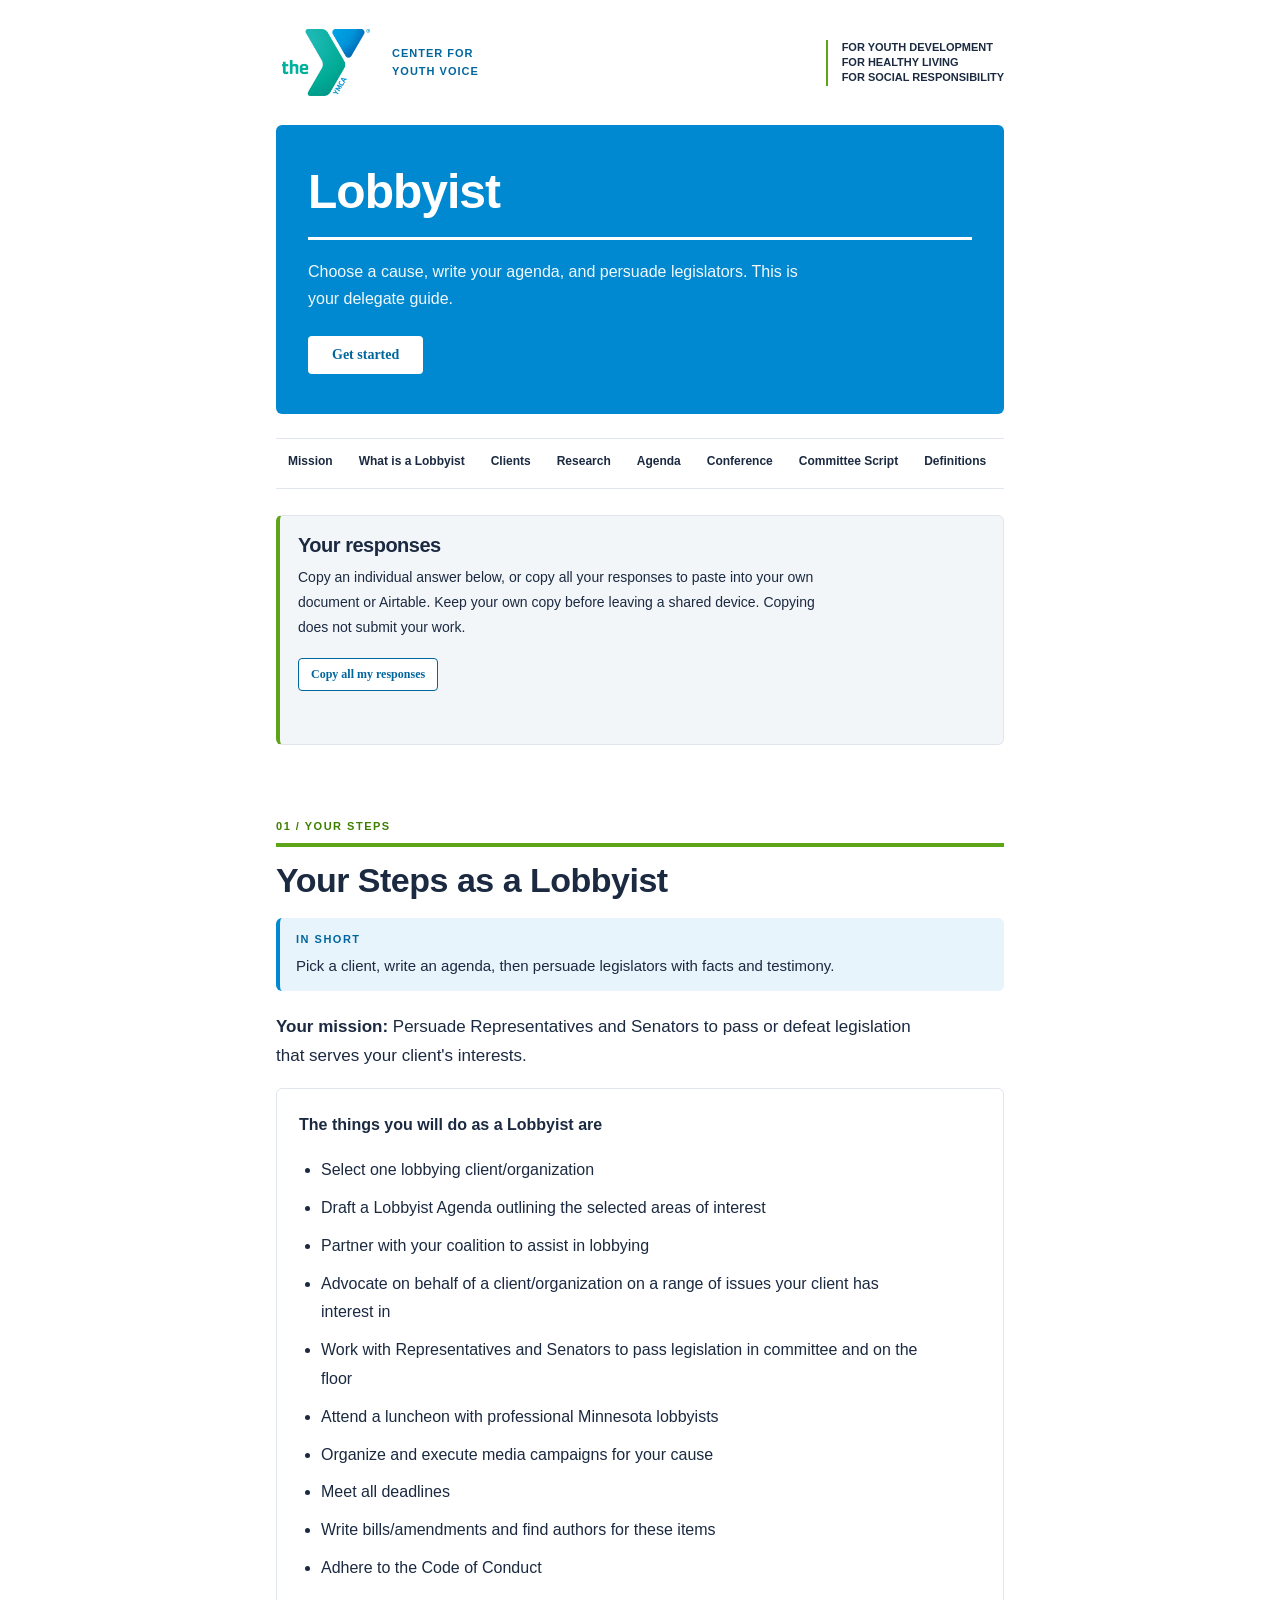
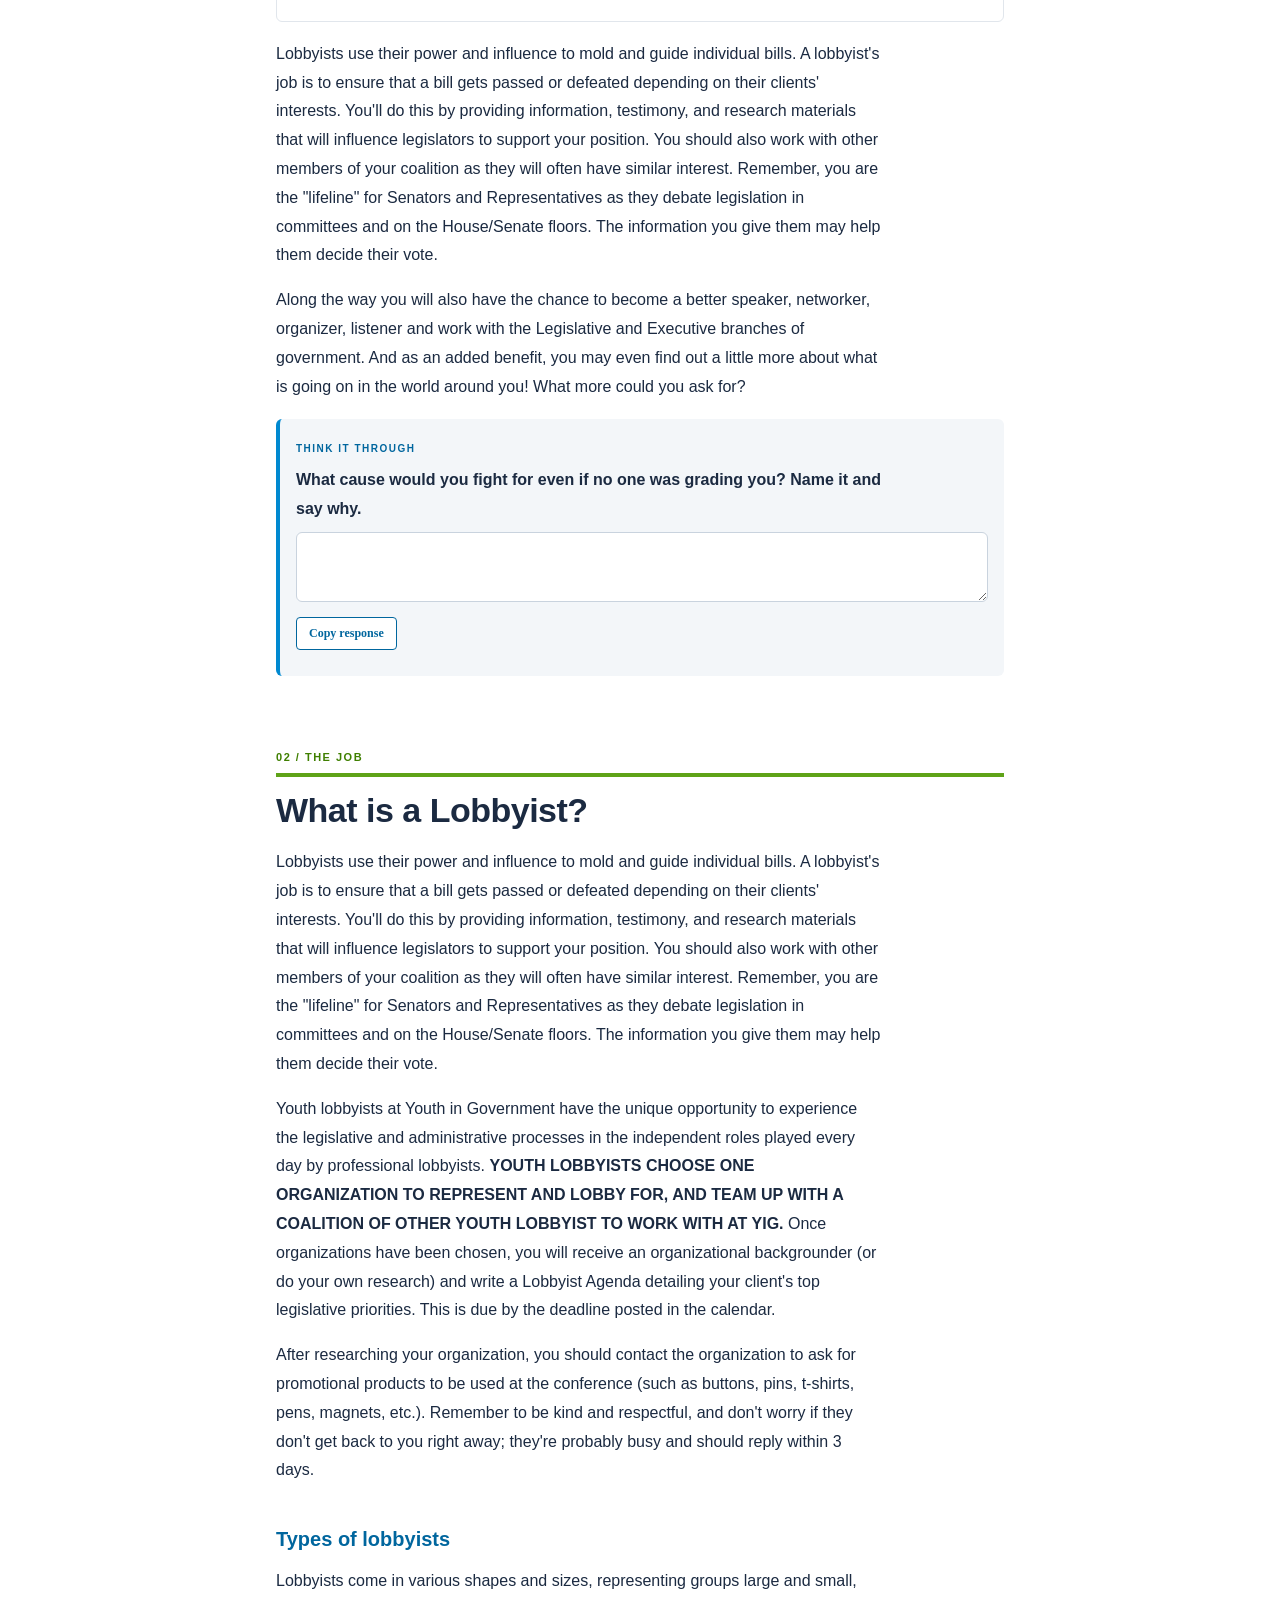
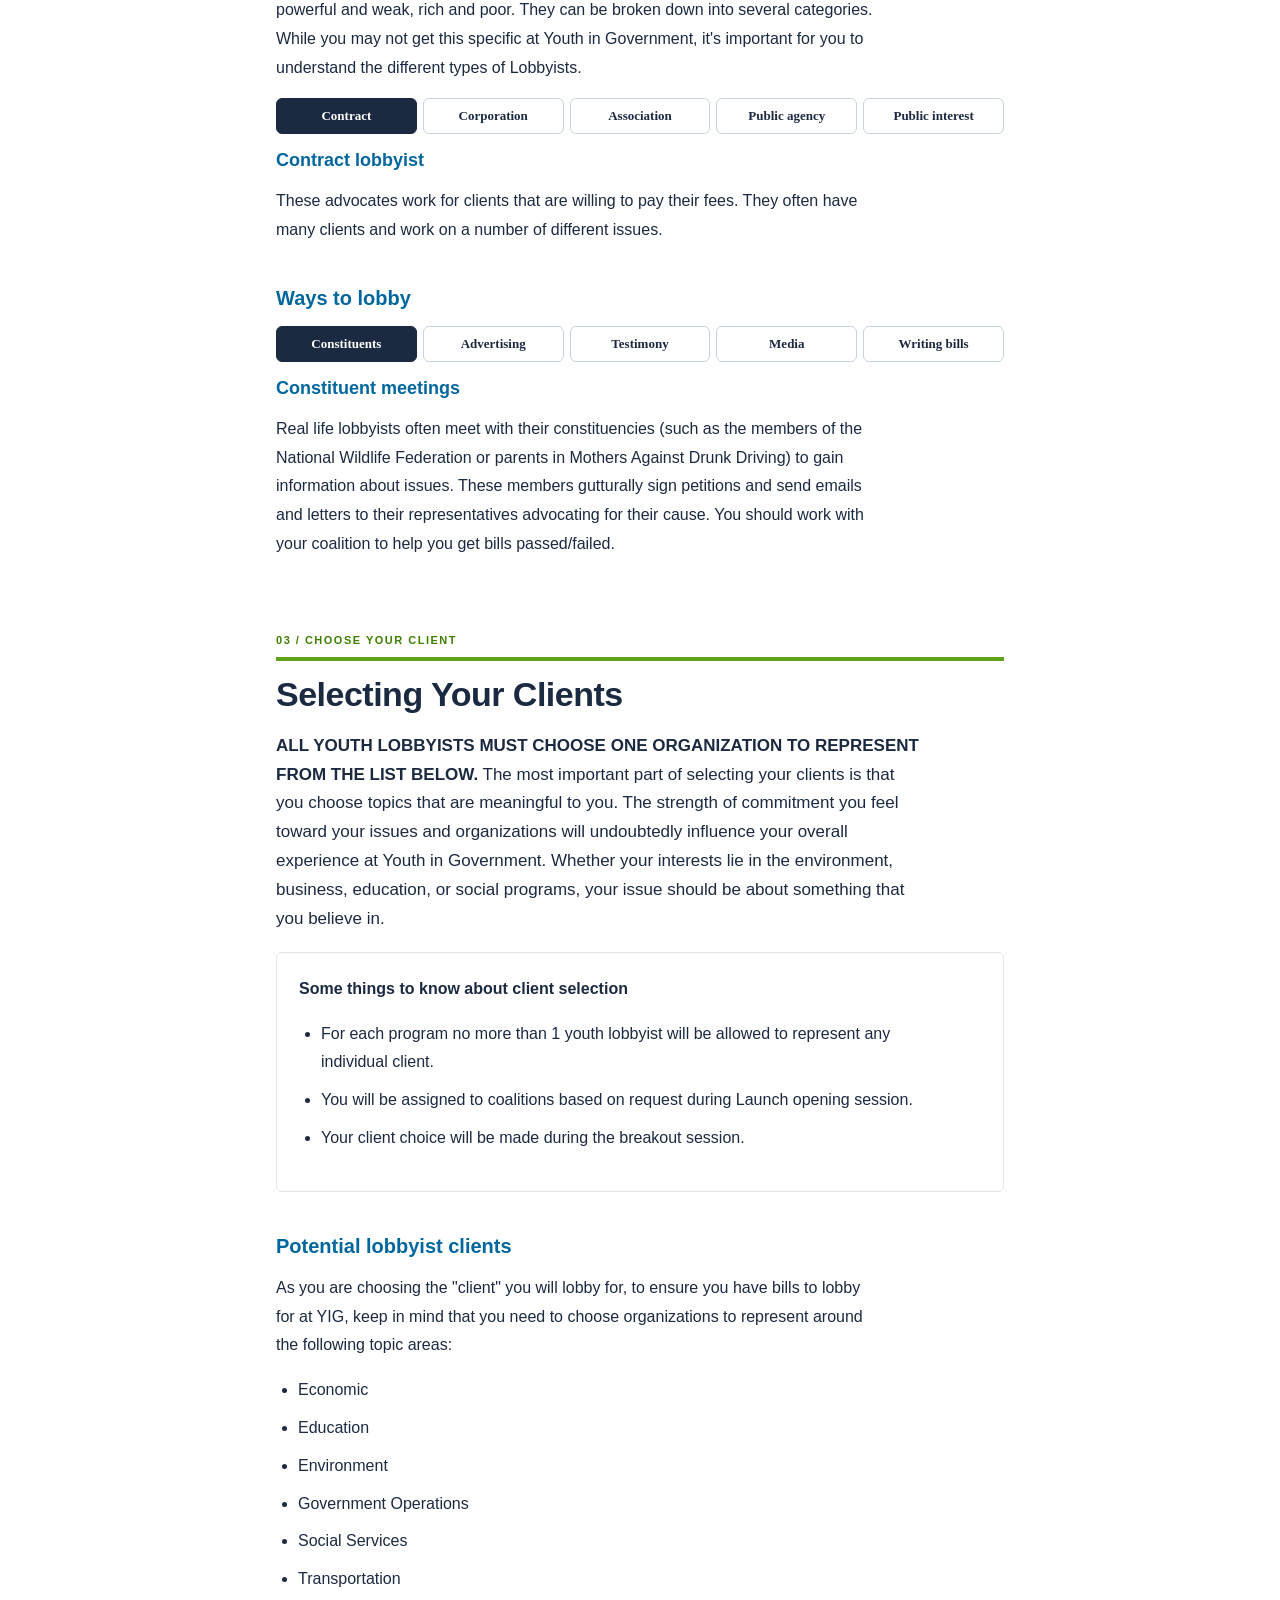
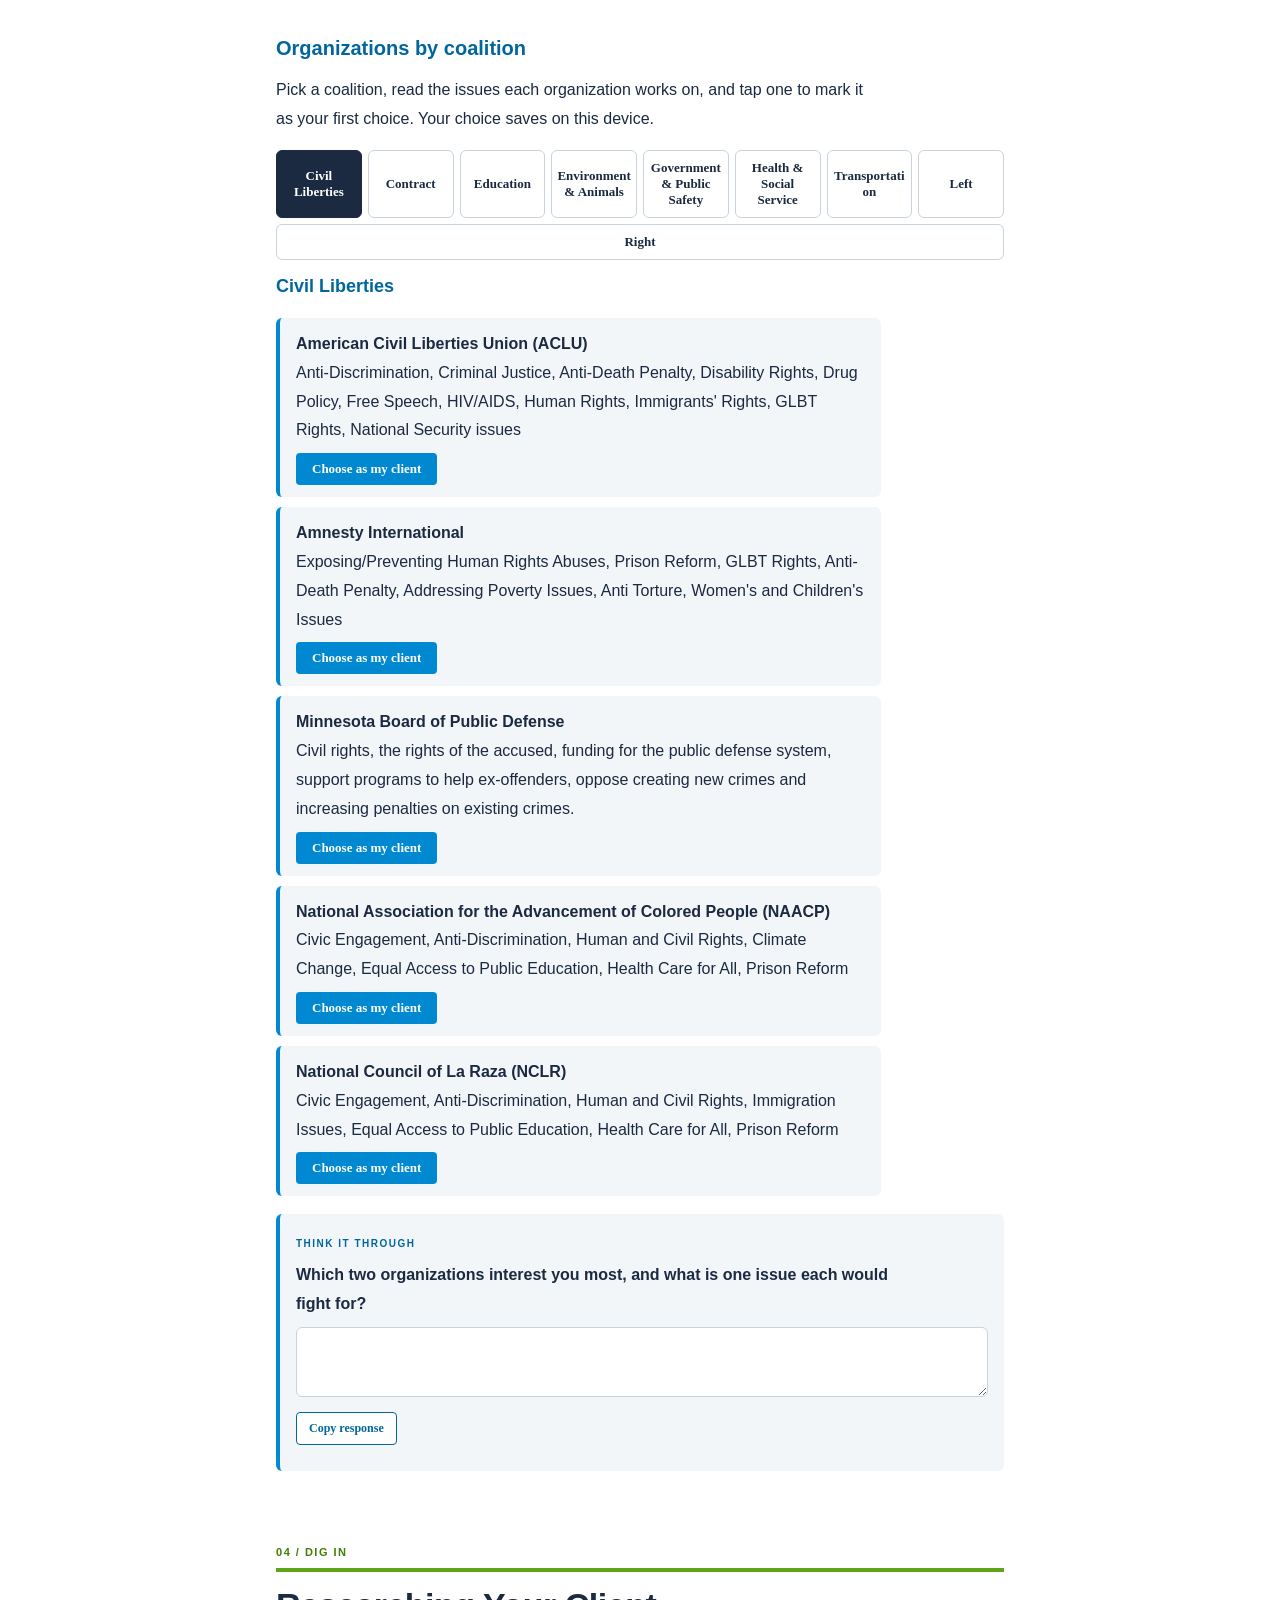
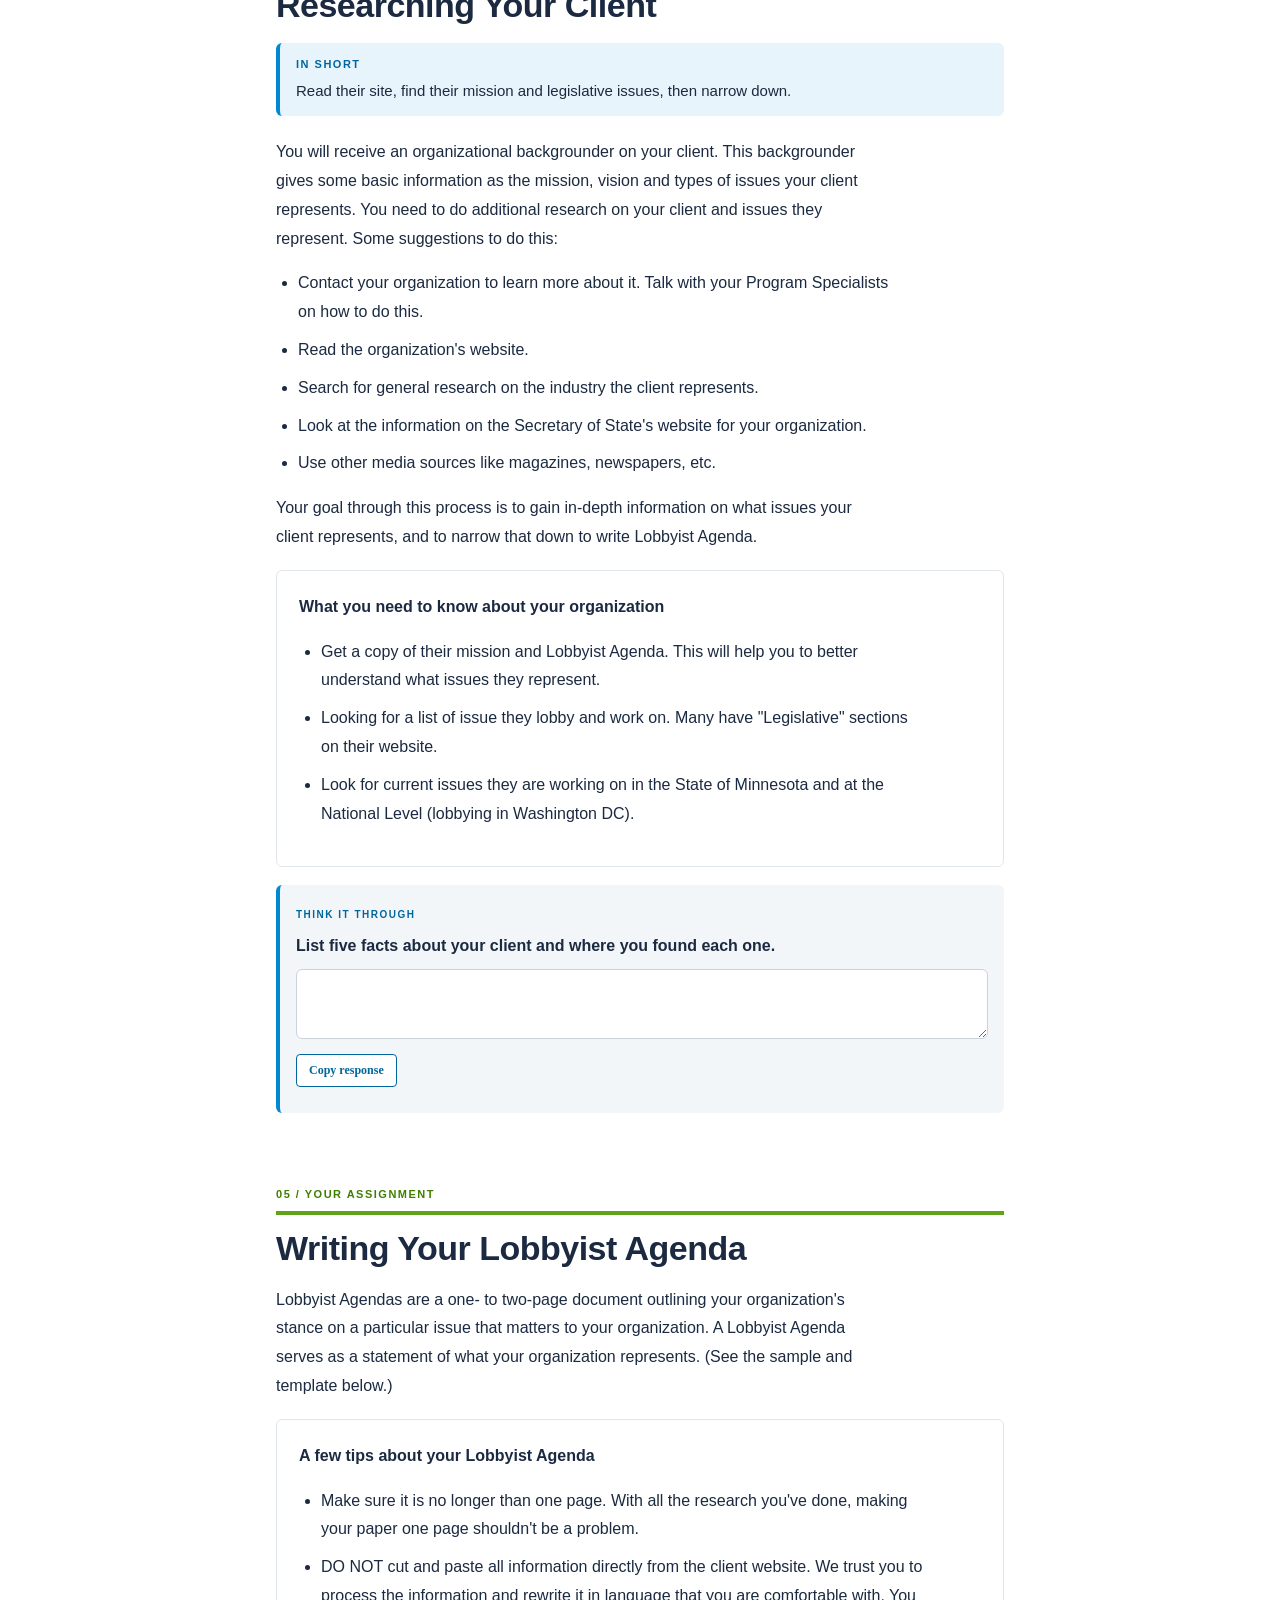
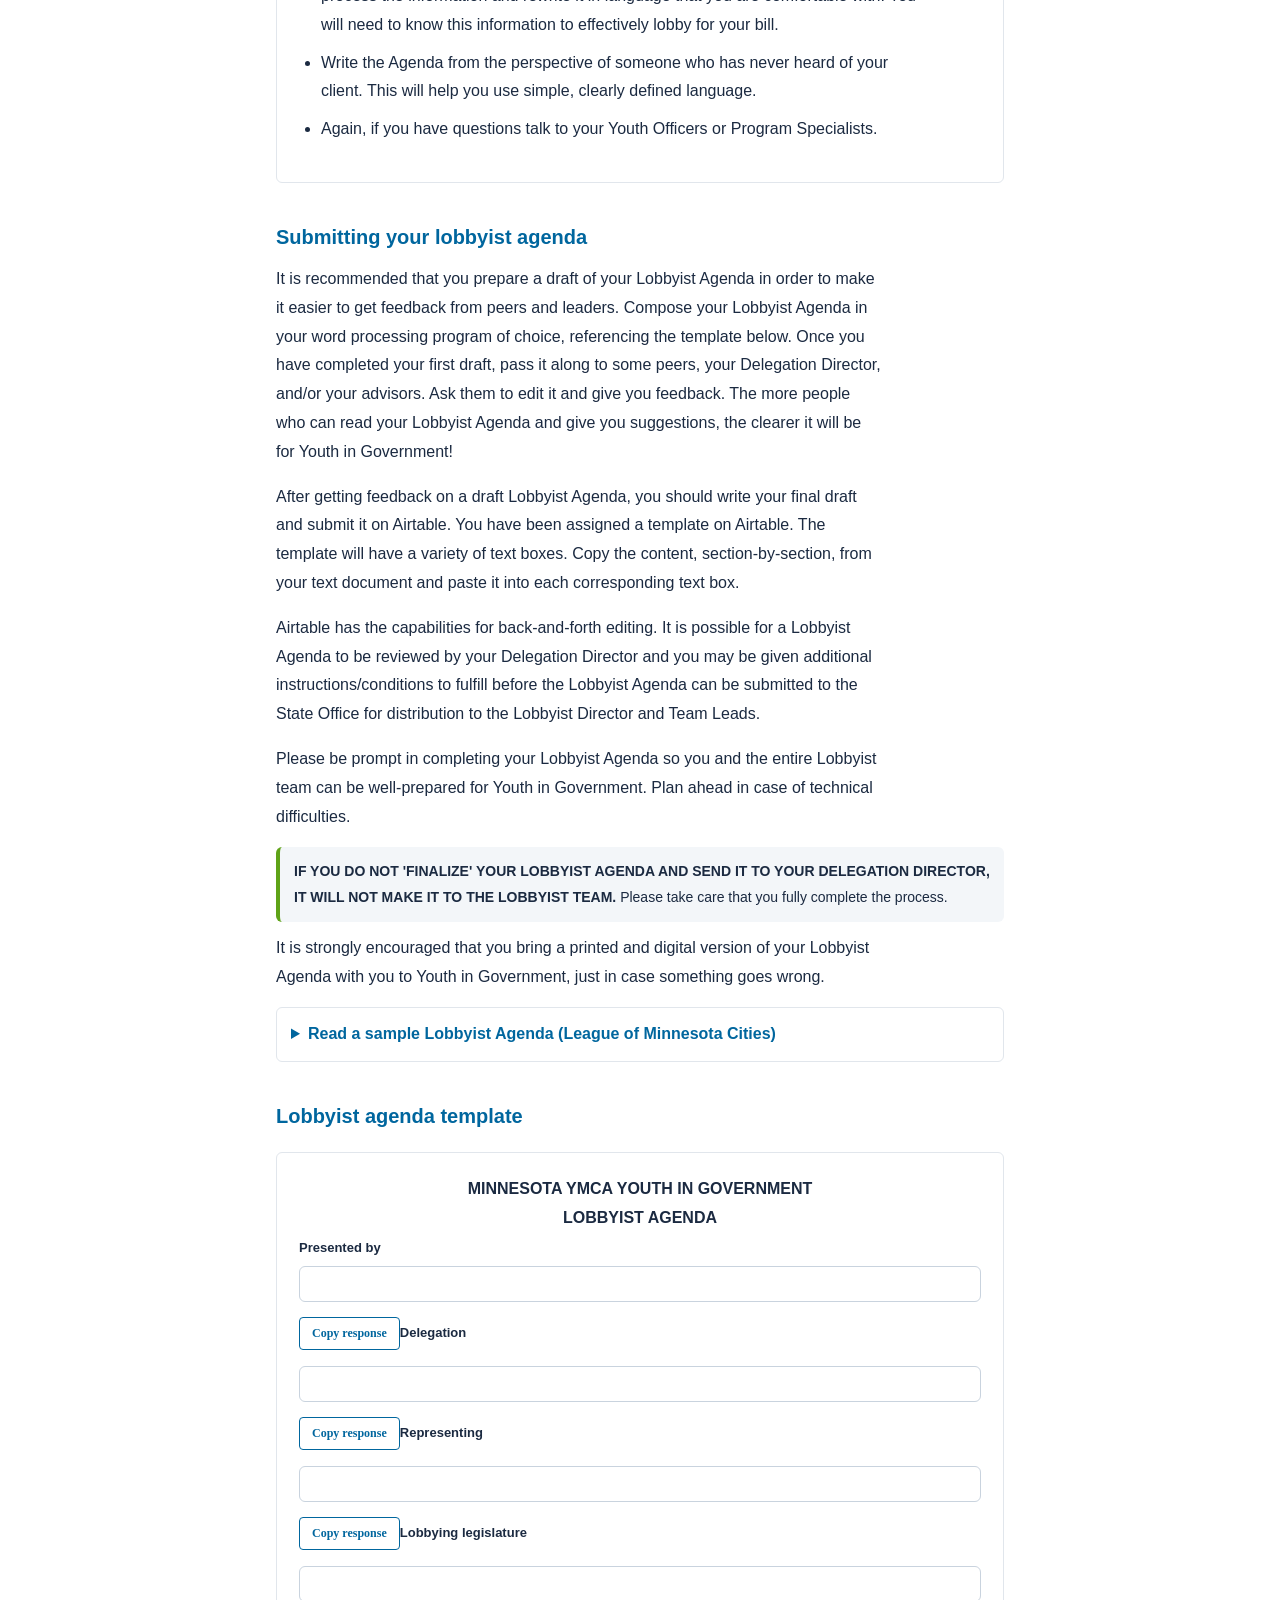
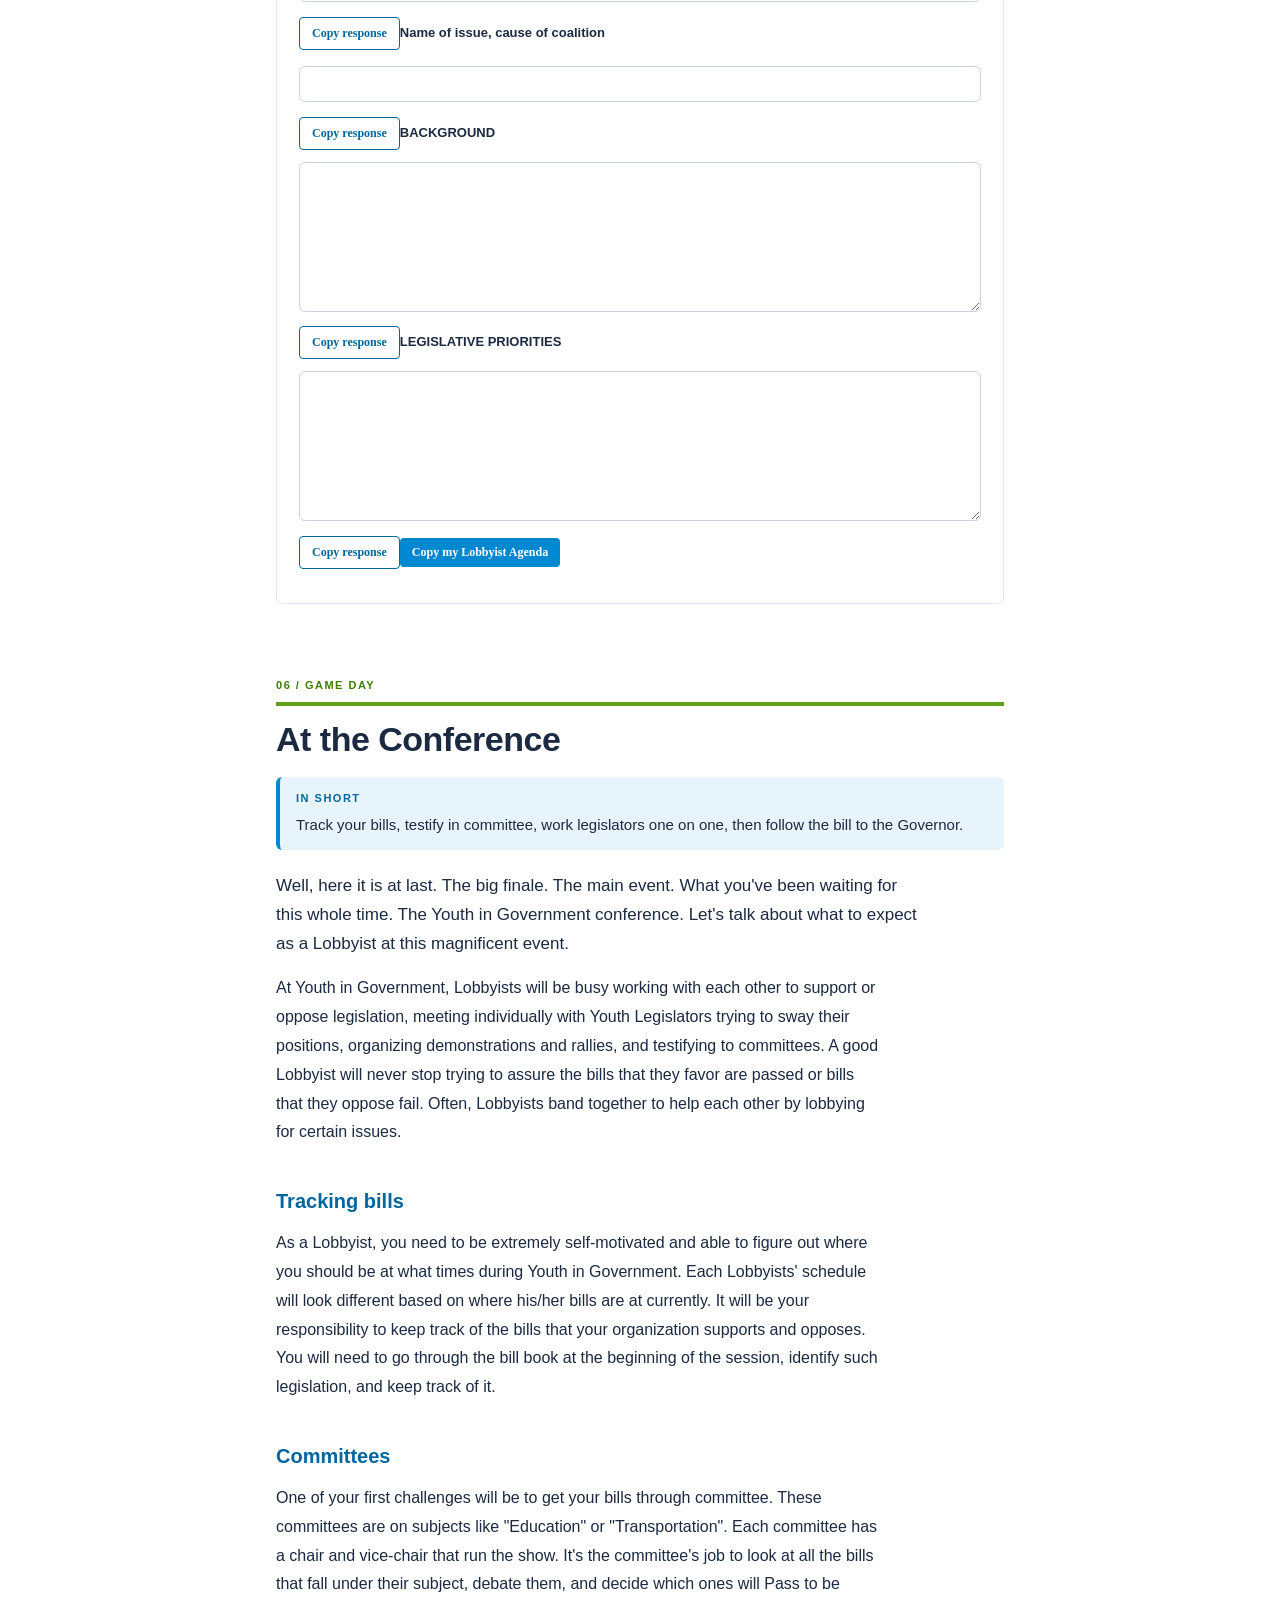
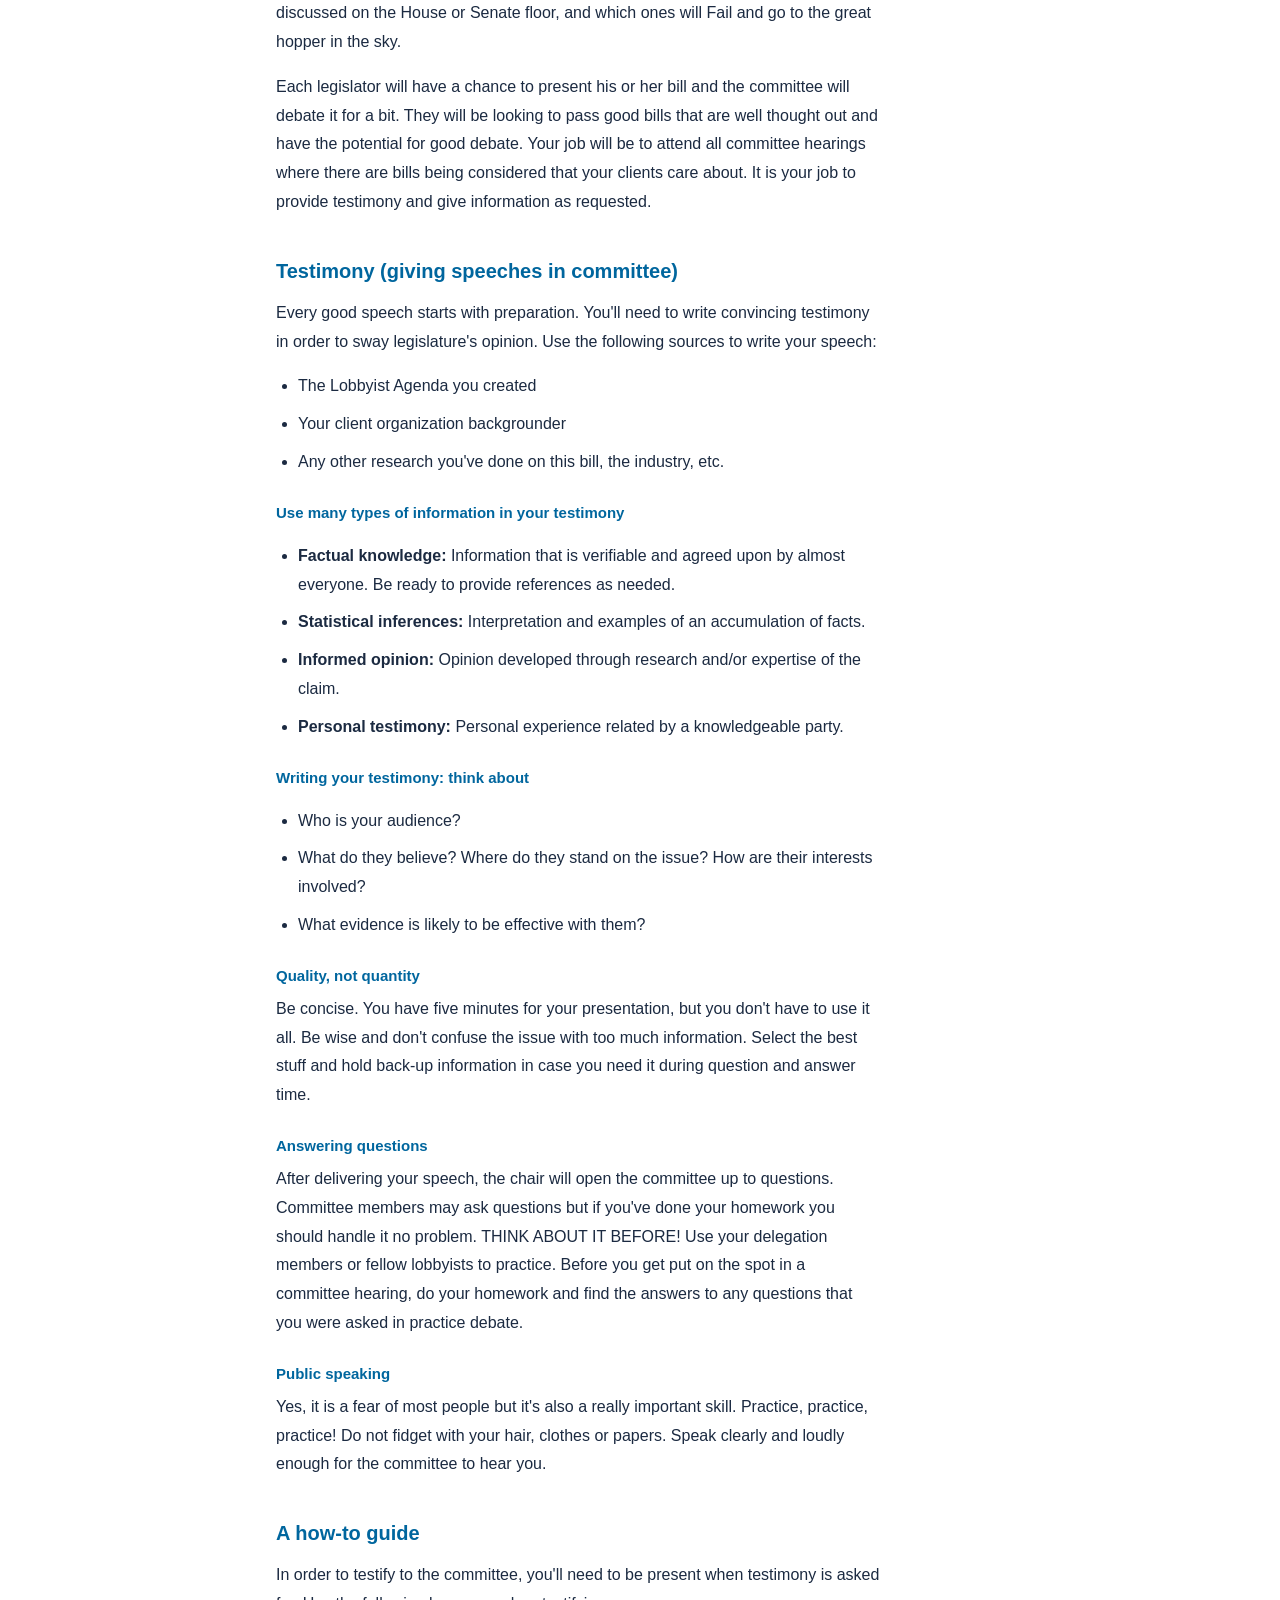
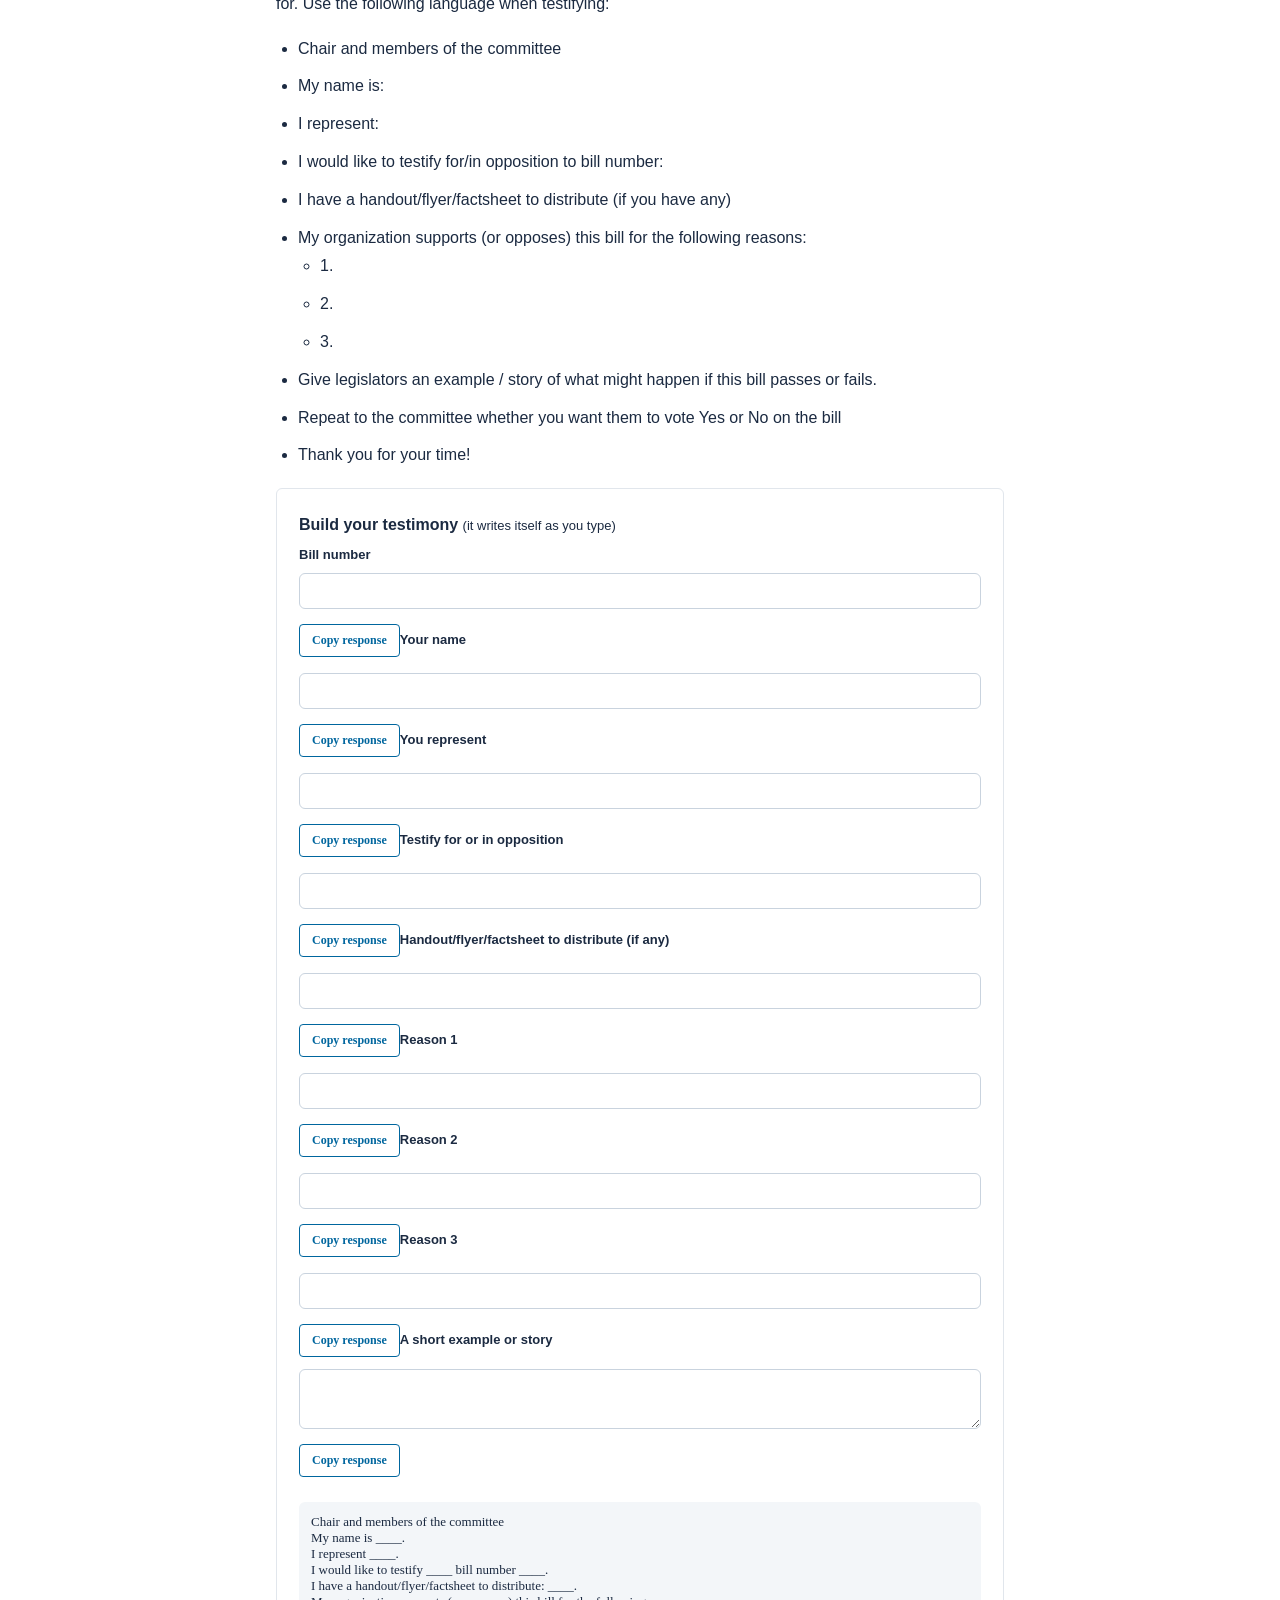
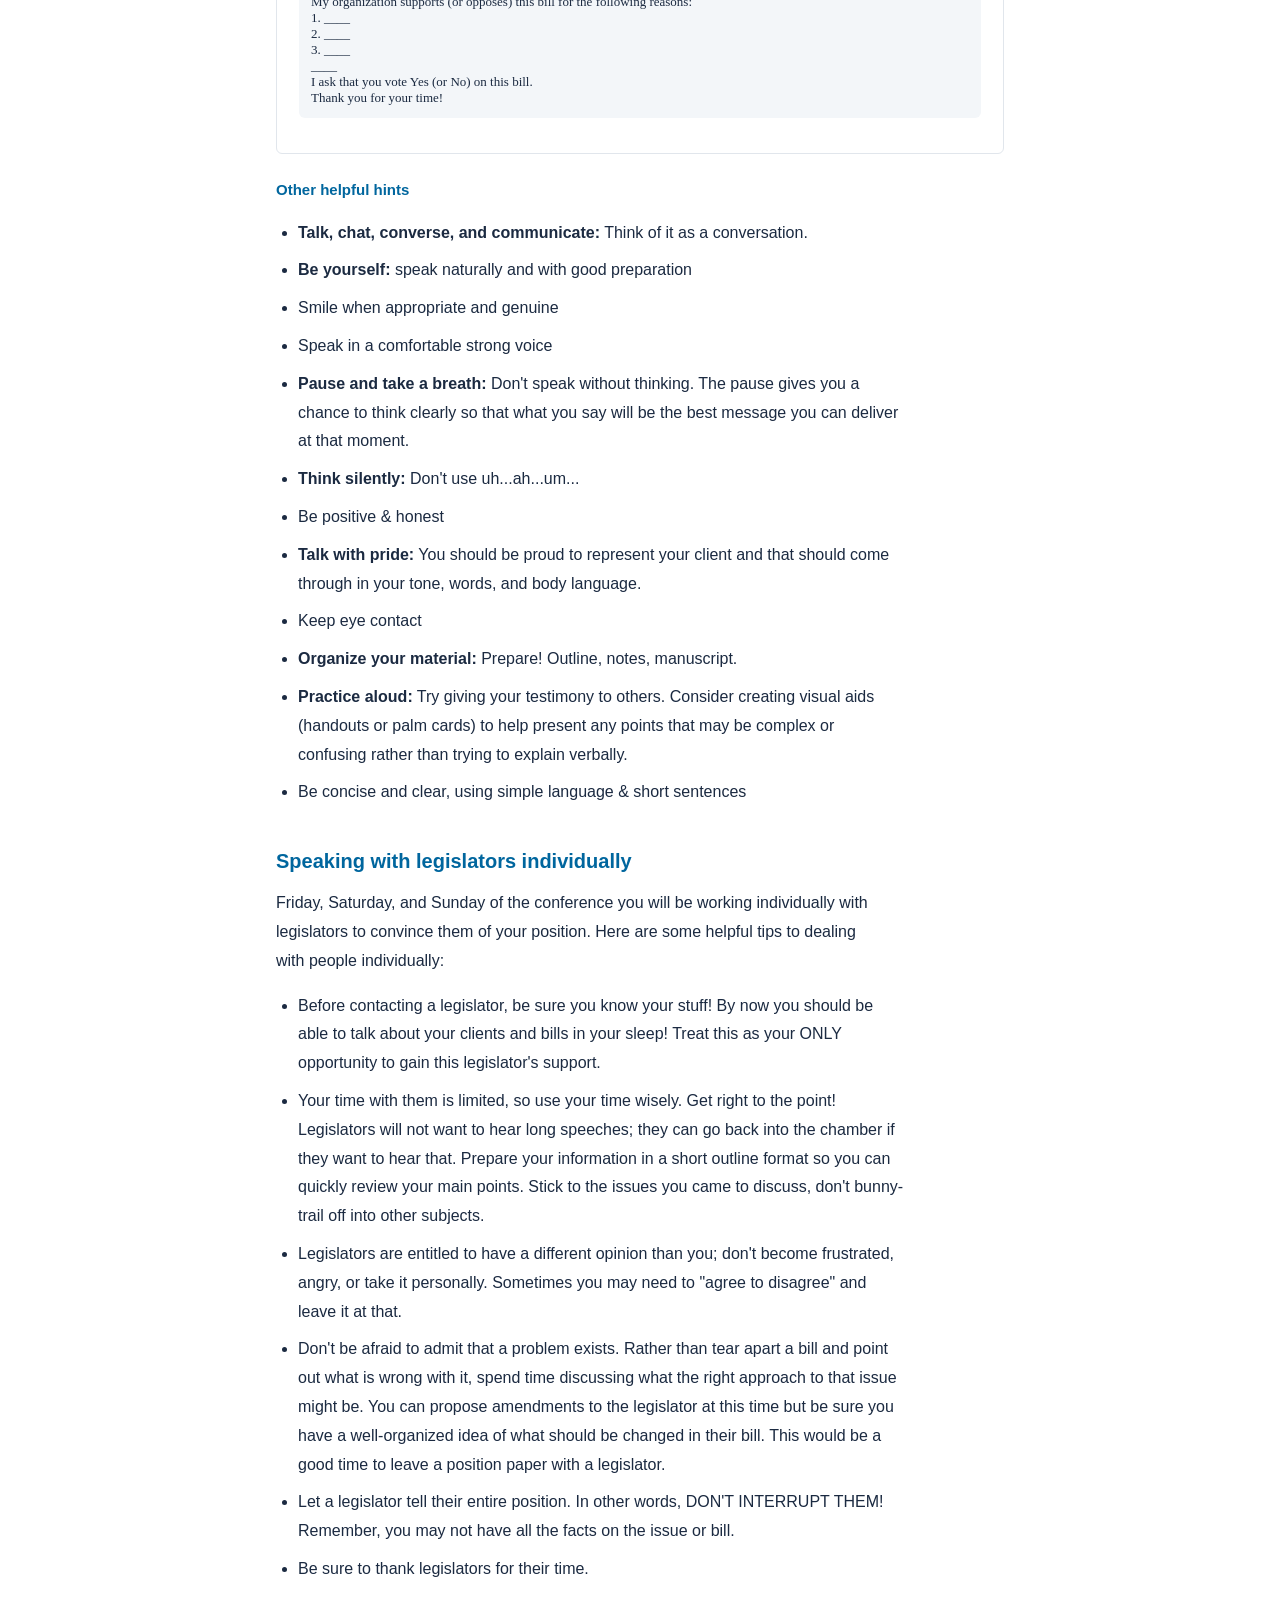
<file: lobbyist-guide.html>
<!DOCTYPE html>
<html lang="en"><head><meta charset="utf-8"><meta name="viewport" content="width=device-width, initial-scale=1, viewport-fit=cover"><title>Lobbyist · Delegate Guide</title>
<style>
:root{--blue:#0060AF;--cyan:#00A5E0;--green:#6CB33F;--purple:#92278F;--ink:#1d2b3a;--bg:#fff;--card:#fff;--line:#d5dfea;--soft:#eef5fb;box-sizing:border-box;padding-top:env(safe-area-inset-top,0px);padding-bottom:env(safe-area-inset-bottom,0px)}
*{box-sizing:border-box}html{scroll-behavior:smooth;scroll-padding-top:60px}
body{margin:0;background:var(--bg);color:var(--ink);font:15px/1.65 Verdana,Geneva,sans-serif}
#bar{position:fixed;top:0;left:0;height:4px;background:var(--green);width:0;z-index:30}
.top{max-width:900px;margin:0 auto;padding:22px 16px 14px;display:flex;justify-content:space-between;align-items:flex-end;gap:12px;flex-wrap:wrap}
.logo{font-weight:bold;color:var(--blue);font-size:15px;line-height:1.2}.logo small{display:block;font-size:11px;letter-spacing:1px;color:var(--purple)}
.brand{display:flex;align-items:center;gap:8px;color:var(--ink);text-decoration:none}.brand img{display:block;width:44px;height:auto}.brand span{font-size:11px;letter-spacing:1px;line-height:1.2}
.tagl{font-size:10px;font-weight:bold;letter-spacing:.5px;color:var(--purple);line-height:1.4;text-align:right}
nav{position:sticky;top:env(safe-area-inset-top,0px);z-index:20;background:var(--bg);border-top:1px solid var(--line);border-bottom:1px solid var(--line);display:flex;gap:2px;overflow-x:auto;padding:4px 10px;justify-content:center}
nav a{color:var(--blue);text-decoration:none;font-size:12px;font-weight:bold;padding:8px 12px;white-space:nowrap;border-bottom:3px solid transparent}
nav a:hover{border-bottom-color:var(--green)}
.hero{max-width:900px;margin:22px auto 0;padding:0 16px}
.hero .in{background:var(--blue);color:#fff;border-radius:22px;padding:44px 32px 40px}
.hero h1{font-size:clamp(30px,7vw,50px);margin:0 0 14px;line-height:1.05;letter-spacing:-.5px;text-transform:uppercase;padding-bottom:16px;border-bottom:2px solid #ffffff90}
.hero p{max-width:560px;margin:0 0 22px;opacity:.95}
.btn{background:#fff;color:var(--blue);border:0;border-radius:99px;padding:11px 24px;font:bold 14px Verdana;cursor:pointer;text-decoration:none;display:inline-block}
button.btn{padding:7px 12px;font-size:12px;border-radius:4px}
main{max-width:900px;margin:0 auto;padding:0 16px 60px}
section{margin-top:52px}
h2{font-size:20px;margin:0 0 14px;color:#fff;background:var(--blue);border-radius:14px;padding:14px 22px;text-transform:uppercase;letter-spacing:.3px}
h3{color:var(--blue);margin:22px 0 8px}
.tag{display:block;color:var(--green);font-size:11px;font-weight:bold;letter-spacing:1.5px;margin-bottom:6px}
.lead{margin:0 0 16px;font-size:16px}
.card{background:var(--card);border:1px solid var(--line);border-radius:10px;padding:18px;margin:12px 0}
.grid{display:grid;grid-template-columns:repeat(auto-fit,minmax(210px,1fr));gap:12px}
.mini{background:var(--soft);border-radius:10px;padding:14px;font-size:14px}
.mini b{display:block;color:var(--blue);margin-bottom:2px}
.tip{background:var(--soft);border-left:4px solid var(--green);border-radius:6px;padding:12px 14px;margin:12px 0;font-size:14px}
.warn{border-left-color:var(--purple)}
.think{background:var(--card);border:1px solid var(--line);border-left:4px solid var(--blue);border-radius:8px;padding:14px 16px;margin:18px 0}
.think::before{content:"THINK IT THROUGH";font-size:10px;font-weight:bold;letter-spacing:1.5px;color:var(--blue)}
.think p{margin:4px 0 8px;font-weight:bold}
textarea{width:100%;min-height:70px;border:1px solid var(--line);border-radius:6px;padding:10px;font:14px Verdana;background:var(--soft);color:var(--ink);resize:vertical}
textarea:focus{outline:2px solid var(--cyan)}
details{background:var(--card);border:1px solid var(--line);border-radius:8px;margin:8px 0;padding:0 14px}
summary{cursor:pointer;padding:12px 0;font-weight:bold;color:var(--blue)}
details>div{padding:0 0 12px;font-size:14px}
.steps{display:flex;gap:6px;flex-wrap:wrap;margin:10px 0}
.steps button{flex:1;min-width:84px;border:1px solid var(--blue);background:var(--card);color:var(--blue);border-radius:8px;padding:9px 4px;font:bold 12px Verdana;cursor:pointer}
.steps button.on{background:var(--blue);color:#fff}
.funnel div{margin:6px auto;padding:12px;border-radius:8px;color:#fff;text-align:center;font-weight:bold;font-size:14px}
table{border-collapse:collapse;width:100%;font-size:13px}td,th{border:1px solid var(--line);padding:8px;text-align:left;vertical-align:top}th{background:var(--soft);color:var(--blue)}
.tw{overflow-x:auto}
.rate{display:flex;align-items:center;gap:10px;margin:8px 0;flex-wrap:wrap}.rate span{flex:1;min-width:170px;font-size:14px}.rate input{width:150px}
.score{font-size:40px;font-weight:bold;color:var(--blue);text-align:center}
.flip{background:var(--soft);border:1px solid var(--line);border-left:4px solid var(--cyan);border-radius:8px;padding:14px 16px;cursor:pointer;margin:8px 0;font-size:14px}
.flip b{color:var(--blue)}.flip small{opacity:.7}.flip.back{border-left-color:var(--green)}
.tl{display:flex;gap:6px;flex-wrap:wrap;margin-top:8px}.tl div{flex:1;min-width:90px;border-radius:8px;padding:10px;color:#fff;text-align:center;font-size:12px}
.tl b{display:block;font-size:20px}
footer{background:var(--blue);color:#fff;text-align:center;font-size:12px;padding:24px 16px;line-height:1.8}

:root{--blue:#0089D0;--cyan:#4FB3E3;--green:#5FA318;--purple:#1B2A41;--ink:#1B2A41;--bg:#fff;--card:#fff;--line:#E1E6EC;--soft:#F3F6F9;color-scheme:light}
body{counter-reset:s;font-size:15px}
.hero .in{border-radius:6px;padding:72px 44px 60px;background:#0089D0}
.hero h1{font-size:clamp(34px,8vw,64px);letter-spacing:-1.5px;border-bottom:3px solid #fff;text-transform:none;font-weight:bold}
.btn{border-radius:4px;color:#00669E}
h2{background:none;color:var(--ink);padding:14px 0 0;border-radius:0;text-transform:none;font-size:32px;letter-spacing:-.5px;border-top:4px solid var(--green)}
.tag{color:#3F7F00}
section .tag::before{counter-increment:s;content:"0" counter(s) "  /  "}
h3,summary,th,.mini b,.flip b{color:#00669E}
nav a{color:var(--ink)}nav a:hover{border-bottom-color:var(--blue)}
.card,.mini,details,.flip,.tip,.funnel div,.tl div,.steps button,.think{border-radius:6px}
.mini{border:0;background:var(--soft)}
.think{background:var(--soft);border:0;border-left:4px solid var(--blue)}
.think::before{color:#00669E}
textarea{background:#fff;border:1px solid #c9d3de}
.tip{border-left-color:var(--green)}
.score{color:#00669E}
.steps button{border-color:#c9d3de;color:var(--ink)}.steps button.on{background:var(--ink);border-color:var(--ink);color:#fff}
.logo{color:var(--ink)}.logo small{color:#00669E}
.tagl{color:var(--ink)}
footer{background:var(--ink)}
details>div p{margin:0 0 12px}details>div h4{margin:18px 0 6px;color:#00669E;font-size:14px}details>div ul{margin:0 0 12px;padding-left:20px}details>div li{margin-bottom:6px}details[open]{border-color:#9ccbe6}details>div{max-width:68ch}
.hero h1{text-transform:uppercase}.sub{font-size:20px;margin:-6px 0 14px;opacity:.95}
ul,ol{padding-left:22px}li{margin-bottom:6px}
.pick label{display:block;padding:8px 12px;margin:6px 0;border:1px solid var(--line);border-radius:6px;cursor:pointer;font-size:14px}
.pick label.on{background:var(--soft);border-color:var(--blue)}
.pick input{margin-right:8px}
.ok{color:#3F7F00;font-weight:bold}.bad{color:#B3261E;font-weight:bold}
.pyr{width:260px;max-width:100%;margin:12px auto;text-align:center;font-size:12px}
.pyr div{background:var(--blue);color:#fff;padding:12px 6px;clip-path:polygon(0 0,100% 0,50% 100%);height:150px;position:relative}
.q{display:block;width:100%;text-align:left}
.stage{display:flex;flex-direction:column;gap:6px}.stage span{background:var(--soft);padding:8px 12px;border-radius:6px;font-weight:bold;color:#00669E}
.inp{width:100%;border:1px solid #c9d3de;border-radius:6px;padding:9px;font:14px Verdana;margin:4px 0 10px;background:#fff;color:var(--ink)}
.cnt{font-weight:bold;margin:6px 0}
body{font-size:16px;line-height:1.8}
main{max-width:760px}
section{margin-top:72px}
h2{font-size:34px;line-height:1.15;margin-bottom:18px}
h3{font-size:20px;margin:36px 0 10px}
h4{margin:22px 0 6px;color:#00669E;font-size:15px}
p,li{max-width:68ch}
p{margin:0 0 16px}
li{margin-bottom:9px}
.lead{font-size:17px;line-height:1.7}
.card{padding:22px;margin:18px 0}
details>div{font-size:15px}
.short{background:#E8F4FB;border-left:4px solid #0089D0;border-radius:6px;padding:12px 16px;margin:0 0 22px;font-size:15px}
.short b{display:block;font-size:11px;letter-spacing:1.5px;color:#00669E;text-transform:uppercase;margin-bottom:2px}
.pyr2{max-width:420px;margin:18px auto}.pyr2 div{margin:6px auto;padding:14px;border-radius:6px;text-align:center;color:#fff;background:#0089D0;font-weight:bold;font-size:13px}.pyr2 small{display:block;font-weight:normal;opacity:.9;margin-top:2px}
.tabset .panel>h3{margin-top:6px;font-size:18px}
.arrow li b{color:#3F7F00;font-weight:bold}
.steps button{font-size:13px}
.step{list-style:none;background:var(--soft);border-left:4px solid var(--blue);border-radius:6px;padding:12px 16px;margin:10px 0}.iv{border:1px solid var(--line);border-radius:8px;padding:14px;margin:12px 0}.iv b{color:#00669E}select.inp{height:40px}.row{margin:2px 0 8px}.tally li{margin-bottom:12px}.big{font-size:28px;font-weight:bold;color:#00669E}.prog{height:8px;background:var(--line);border-radius:99px;overflow:hidden}.prog div{height:100%;background:var(--green);width:0}</style><link rel="stylesheet" href="guide-updates.css"></head>
<body><div id="bar"></div>
<header class="top"><a class="logo brand" href="index.html" aria-label="YMCA Center for Youth Voice — guide homepage"><img src="assets/ymca-logo.jpg" alt="The Y — YMCA" width="1200" height="918"><span>CENTER FOR<br>YOUTH VOICE</span></a><div class="tagl">FOR YOUTH DEVELOPMENT<br>FOR HEALTHY LIVING<br>FOR SOCIAL RESPONSIBILITY</div></header>
<div class="hero"><div class="in"><h1>Lobbyist</h1><p>Choose a cause, write your agenda, and persuade legislators. This is your delegate guide.</p><a class="btn" href="#mission">Get started</a></div></div>
<nav id="nav"></nav>
<main><section id="mission"><span class="tag">YOUR STEPS</span><h2>Your Steps as a Lobbyist</h2><div class="short"><b>In short</b>Pick a client, write an agenda, then persuade legislators with facts and testimony.</div><p class="lead"><b>Your mission:</b> Persuade Representatives and Senators to pass or defeat legislation that serves your client's interests.</p><div class="card"><b>The things you will do as a Lobbyist are</b><ul><li>Select one lobbying client/organization</li><li>Draft a Lobbyist Agenda outlining the selected areas of interest</li><li>Partner with your coalition to assist in lobbying</li><li>Advocate on behalf of a client/organization on a range of issues your client has interest in</li><li>Work with Representatives and Senators to pass legislation in committee and on the floor</li><li>Attend a luncheon with professional Minnesota lobbyists</li><li>Organize and execute media campaigns for your cause</li><li>Meet all deadlines</li><li>Write bills/amendments and find authors for these items</li><li>Adhere to the Code of Conduct</li></ul></div><p>Lobbyists use their power and influence to mold and guide individual bills. A lobbyist's job is to ensure that a bill gets passed or defeated depending on their clients' interests. You'll do this by providing information, testimony, and research materials that will influence legislators to support your position. You should also work with other members of your coalition as they will often have similar interest. Remember, you are the "lifeline" for Senators and Representatives as they debate legislation in committees and on the House/Senate floors. The information you give them may help them decide their vote.</p><p>Along the way you will also have the chance to become a better speaker, networker, organizer, listener and work with the Legislative and Executive branches of government. And as an added benefit, you may even find out a little more about what is going on in the world around you! What more could you ask for?</p><div class="think"><p>What cause would you fight for even if no one was grading you? Name it and say why.</p><textarea data-k="b1"></textarea></div></section><section id="what"><span class="tag">THE JOB</span><h2>What is a Lobbyist?</h2><p>Lobbyists use their power and influence to mold and guide individual bills. A lobbyist's job is to ensure that a bill gets passed or defeated depending on their clients' interests. You'll do this by providing information, testimony, and research materials that will influence legislators to support your position. You should also work with other members of your coalition as they will often have similar interest. Remember, you are the "lifeline" for Senators and Representatives as they debate legislation in committees and on the House/Senate floors. The information you give them may help them decide their vote.</p><p>Youth lobbyists at Youth in Government have the unique opportunity to experience the legislative and administrative processes in the independent roles played every day by professional lobbyists. <b>YOUTH LOBBYISTS CHOOSE ONE ORGANIZATION TO REPRESENT AND LOBBY FOR, AND TEAM UP WITH A COALITION OF OTHER YOUTH LOBBYIST TO WORK WITH AT YIG.</b> Once organizations have been chosen, you will receive an organizational backgrounder (or do your own research) and write a Lobbyist Agenda detailing your client's top legislative priorities. This is due by the deadline posted in the calendar.</p><p>After researching your organization, you should contact the organization to ask for promotional products to be used at the conference (such as buttons, pins, t-shirts, pens, magnets, etc.). Remember to be kind and respectful, and don't worry if they don't get back to you right away; they're probably busy and should reply within 3 days.</p><h3>Types of lobbyists</h3><p>Lobbyists come in various shapes and sizes, representing groups large and small, powerful and weak, rich and poor. They can be broken down into several categories. While you may not get this specific at Youth in Government, it's important for you to understand the different types of Lobbyists.</p><div class="tabset"><div class="panel" data-title="Contract"><h3>Contract lobbyist</h3><p>These advocates work for clients that are willing to pay their fees. They often have many clients and work on a number of different issues.</p></div><div class="panel" data-title="Corporation"><h3>Corporation lobbyist</h3><p>These advocates work for one company primarily on bills directly affecting their firms, although they also work in tandem with other Lobbyists sharing their goals. The firms may also hire contract Lobbyists who augment a full-court press on one particular measure.</p></div><div class="panel" data-title="Association"><h3>Association lobbyist</h3><p>These advocates are employed to represent groups of firms, agencies or professionals with similar interests.</p></div><div class="panel" data-title="Public agency"><h3>Public-agency lobbyist</h3><p>Numerous cities, counties, and special districts maintain representatives. Most state agencies also assign personnel to serve as liaison with the Legislature. Most local government agencies are represented by associations such as the League of Cities.</p></div><div class="panel" data-title="Public interest"><h3>Public-interest/non-profit lobbyist</h3><p>There has been a recent proliferation of Lobbyists working on behalf of groups that focus around a political issue or political group like environmentalists, consumers, women, prisoners, etc. to serve as liaison with the Legislature.</p></div></div><h3>Ways to lobby</h3><div class="tabset"><div class="panel" data-title="Constituents"><h3>Constituent meetings</h3><p>Real life lobbyists often meet with their constituencies (such as the members of the National Wildlife Federation or parents in Mothers Against Drunk Driving) to gain information about issues. These members gutturally sign petitions and send emails and letters to their representatives advocating for their cause. You should work with your coalition to help you get bills passed/failed.</p></div><div class="panel" data-title="Advertising"><h3>Advertising of positions</h3><p>We recommend having handouts, pamphlets, charts, etc. to use both during and after the committee process. Also, collecting promotional materials (such as buttons, small signs, pins, etc.) from your organization helps you promote your cause.</p></div><div class="panel" data-title="Testimony"><h3>Giving testimony</h3><p>This is when you are able to speak to the entire committee that determines whether a bill is debated on the floor of the House and/or Senate. You are given a few minutes to provide reasons why the bill being debated in committee should be passed or failed.</p></div><div class="panel" data-title="Media"><h3>Influencing the media</h3><p>Lobbyists, and organizations, regularly try to get articles written about their cause. At Youth in Government, we suggest that youth lobbyists work with the program Press Secretary and YIG media (newspaper, radio, TV, and digital media) to advocate for their positions.</p></div><div class="panel" data-title="Writing bills"><h3>Writing bills</h3><p>Often, lobbyists will write the bills that are passed into law. After drafting a bill, they find an author (someone in the legislature) in support of the bill. The legislature will author the bill and you will be able to give testimony on your bill and help persuade people to vote for your bill. This not only helps ensure good bills are being debated but allows lobbyists the opportunity to be more active in the legislative process.</p></div></div></section><section id="clients"><span class="tag">CHOOSE YOUR CLIENT</span><h2>Selecting Your Clients</h2><p class="lead"><b>ALL YOUTH LOBBYISTS MUST CHOOSE ONE ORGANIZATION TO REPRESENT FROM THE LIST BELOW.</b> The most important part of selecting your clients is that you choose topics that are meaningful to you. The strength of commitment you feel toward your issues and organizations will undoubtedly influence your overall experience at Youth in Government. Whether your interests lie in the environment, business, education, or social programs, your issue should be about something that you believe in.</p><div class="card"><b>Some things to know about client selection</b><ul><li>For each program no more than 1 youth lobbyist will be allowed to represent any individual client.</li><li>You will be assigned to coalitions based on request during Launch opening session.</li><li>Your client choice will be made during the breakout session.</li></ul></div><h3>Potential lobbyist clients</h3><p>As you are choosing the "client" you will lobby for, to ensure you have bills to lobby for at YIG, keep in mind that you need to choose organizations to represent around the following topic areas:</p><ul><li>Economic</li><li>Education</li><li>Environment</li><li>Government Operations</li><li>Social Services</li><li>Transportation</li></ul><h3>Organizations by coalition</h3><p>Pick a coalition, read the issues each organization works on, and tap one to mark it as your first choice. Your choice saves on this device.</p><div class="card" id="mine" style="display:none"></div><div class="tabset" id="cl"></div><div class="think"><p>Which two organizations interest you most, and what is one issue each would fight for?</p><textarea data-k="b2"></textarea></div></section><section id="research"><span class="tag">DIG IN</span><h2>Researching Your Client</h2><div class="short"><b>In short</b>Read their site, find their mission and legislative issues, then narrow down.</div><p>You will receive an organizational backgrounder on your client. This backgrounder gives some basic information as the mission, vision and types of issues your client represents. You need to do additional research on your client and issues they represent. Some suggestions to do this:</p><ul><li>Contact your organization to learn more about it. Talk with your Program Specialists on how to do this.</li><li>Read the organization's website.</li><li>Search for general research on the industry the client represents.</li><li>Look at the information on the Secretary of State's website for your organization.</li><li>Use other media sources like magazines, newspapers, etc.</li></ul><p>Your goal through this process is to gain in-depth information on what issues your client represents, and to narrow that down to write Lobbyist Agenda.</p><div class="card"><b>What you need to know about your organization</b><ul><li>Get a copy of their mission and Lobbyist Agenda. This will help you to better understand what issues they represent.</li><li>Looking for a list of issue they lobby and work on. Many have "Legislative" sections on their website.</li><li>Look for current issues they are working on in the State of Minnesota and at the National Level (lobbying in Washington DC).</li></ul></div><div class="think"><p>List five facts about your client and where you found each one.</p><textarea data-k="b3"></textarea></div></section><section id="agenda"><span class="tag">YOUR ASSIGNMENT</span><h2>Writing Your Lobbyist Agenda</h2><p>Lobbyist Agendas are a one- to two-page document outlining your organization's stance on a particular issue that matters to your organization. A Lobbyist Agenda serves as a statement of what your organization represents. (See the sample and template below.)</p><div class="card"><b>A few tips about your Lobbyist Agenda</b><ul><li>Make sure it is no longer than one page. With all the research you've done, making your paper one page shouldn't be a problem.</li><li>DO NOT cut and paste all information directly from the client website. We trust you to process the information and rewrite it in language that you are comfortable with. You will need to know this information to effectively lobby for your bill.</li><li>Write the Agenda from the perspective of someone who has never heard of your client. This will help you use simple, clearly defined language.</li><li>Again, if you have questions talk to your Youth Officers or Program Specialists.</li></ul></div><h3>Submitting your lobbyist agenda</h3><p>It is recommended that you prepare a draft of your Lobbyist Agenda in order to make it easier to get feedback from peers and leaders. Compose your Lobbyist Agenda in your word processing program of choice, referencing the template below. Once you have completed your first draft, pass it along to some peers, your Delegation Director, and/or your advisors. Ask them to edit it and give you feedback. The more people who can read your Lobbyist Agenda and give you suggestions, the clearer it will be for Youth in Government!</p><p>After getting feedback on a draft Lobbyist Agenda, you should write your final draft and submit it on Airtable. You have been assigned a template on Airtable. The template will have a variety of text boxes. Copy the content, section-by-section, from your text document and paste it into each corresponding text box.</p><p>Airtable has the capabilities for back-and-forth editing. It is possible for a Lobbyist Agenda to be reviewed by your Delegation Director and you may be given additional instructions/conditions to fulfill before the Lobbyist Agenda can be submitted to the State Office for distribution to the Lobbyist Director and Team Leads.</p><p>Please be prompt in completing your Lobbyist Agenda so you and the entire Lobbyist team can be well-prepared for Youth in Government. Plan ahead in case of technical difficulties.</p><div class="tip warn"><b>IF YOU DO NOT 'FINALIZE' YOUR LOBBYIST AGENDA AND SEND IT TO YOUR DELEGATION DIRECTOR, IT WILL NOT MAKE IT TO THE LOBBYIST TEAM.</b> Please take care that you fully complete the process.</div><p>It is strongly encouraged that you bring a printed and digital version of your Lobbyist Agenda with you to Youth in Government, just in case something goes wrong.</p><details><summary>Read a sample Lobbyist Agenda (League of Minnesota Cities)</summary><div><p><b>MINNESOTA YMCA YOUTH IN GOVERNMENT, LOBBYIST AGENDA</b><br>Presented by: Jane Smith · Delegation: Blaisdell · Representing: League of Minnesota Cities · Lobbying legislature: Lobbyists<br>Name of issue, cause of coalition: League of Minnesota Cities – Support charging fees on fireworks retailers</p><h4>Background</h4><p>In 2002, the state enacted a law allowing the sale and use of non-aerial, nonexplosive consumer fireworks, including sparklers, party poppers, snakes, and other novelty items, relaxing the ban on consumer fireworks in place in Minnesota since 1941. In 2008, the Legislature further relaxed the ban by increasing the amount of explosive material allowed in legal fireworks.</p><p>Local fire service professionals have reported that consumers and law enforcement personnel have had difficulty distinguishing between legal and illegal fireworks, and that the 2002 law resulted in greater use in Minnesota of illegal fireworks purchased in other states. According to data provided by the Minnesota State Fire Marshal Division, injury trends and dollar losses related to fireworks incidents surged after the consumer fireworks ban was lifted. Hospital reports reveal that the annual number of injuries caused by fireworks rose dramatically in 2002 and remains elevated. Likewise, Minnesota Fire Incident Reporting System records show that the annual dollar loss resulting from fireworks incidents increased significantly in 2002 and has since grown.</p><p>In 2003, the state enacted a number of provisions limiting local authority pertaining to fireworks sales. The 2003 law caps the allowable municipal permit fee at $100 per vendor selling fireworks with other products, and $350 per vendor selling fireworks exclusively. The law restricts cities from requiring fireworks sellers to purchase additional liability insurance.</p><p>Finally, the 2003 law states that cities cannot prohibit or restrict the display of consumer fireworks if the display and structure comply with National Fire Protection Association (NFPA) Standard 1124. The NFPA is a private international association of individuals and trade and professional organizations. (NFPA Standard 1124 is not a public document and is available only for a fee.) Fireworks products can cause serious injuries and fire loss. The legal sale of consumer fireworks undermines fire prevention efforts. The sale and use of consumer fireworks increase local public safety enforcement, emergency response, and fire-suppression costs.</p><h4>Legislative priorities</h4><p>The League opposes legislation that would further relax the ban on the sale and use of consumer fireworks. The League supports a repeal of the 2002 law that relaxes the ban on the sale and use of consumer fireworks. Fees are needed to cover the costs associated with compliance checks, education, and inspections relating to the sale of a regulated product. The current fee caps do not allow cities to recover these costs. The League supports allowing cities to establish and impose reasonable fees on retailers that sell fireworks. Fees are needed to cover the costs associated with compliance checks, education, and inspections relating to the sale of a regulated product. The current fee caps do not allow cities to recover these costs. The League opposes restrictions on requiring fireworks retailers to purchase additional liability insurance. Finally, the League seeks repeal of the NFPA reference.</p><ul><li>Oppose all legislation that relaxes or reduces regulation on fireworks.</li><li>Support all legislation that strengthens laws on firework safety, education, and limiting the private use of fireworks (for individual use).</li><li>Allow cities to establish and impose reasonable fees on retailers that sell fireworks.</li><li>Support a statewide tax on fireworks and firework retailers to go to local public safety enforcement, emergency response, fire departments and hospitals.</li></ul></div></details><h3>Lobbyist agenda template</h3><div class="card"><div style="text-align:center"><b>MINNESOTA YMCA YOUTH IN GOVERNMENT<br>LOBBYIST AGENDA</b></div><div id="ag"></div></div></section><section id="conf"><span class="tag">GAME DAY</span><h2>At the Conference</h2><div class="short"><b>In short</b>Track your bills, testify in committee, work legislators one on one, then follow the bill to the Governor.</div><p class="lead">Well, here it is at last. The big finale. The main event. What you've been waiting for this whole time. The Youth in Government conference. Let's talk about what to expect as a Lobbyist at this magnificent event.</p><p>At Youth in Government, Lobbyists will be busy working with each other to support or oppose legislation, meeting individually with Youth Legislators trying to sway their positions, organizing demonstrations and rallies, and testifying to committees. A good Lobbyist will never stop trying to assure the bills that they favor are passed or bills that they oppose fail. Often, Lobbyists band together to help each other by lobbying for certain issues.</p><h3>Tracking bills</h3><p>As a Lobbyist, you need to be extremely self-motivated and able to figure out where you should be at what times during Youth in Government. Each Lobbyists' schedule will look different based on where his/her bills are at currently. It will be your responsibility to keep track of the bills that your organization supports and opposes. You will need to go through the bill book at the beginning of the session, identify such legislation, and keep track of it.</p><h3>Committees</h3><p>One of your first challenges will be to get your bills through committee. These committees are on subjects like "Education" or "Transportation". Each committee has a chair and vice-chair that run the show. It's the committee's job to look at all the bills that fall under their subject, debate them, and decide which ones will Pass to be discussed on the House or Senate floor, and which ones will Fail and go to the great hopper in the sky.</p><p>Each legislator will have a chance to present his or her bill and the committee will debate it for a bit. They will be looking to pass good bills that are well thought out and have the potential for good debate. Your job will be to attend all committee hearings where there are bills being considered that your clients care about. It is your job to provide testimony and give information as requested.</p><h3>Testimony (giving speeches in committee)</h3><p>Every good speech starts with preparation. You'll need to write convincing testimony in order to sway legislature's opinion. Use the following sources to write your speech:</p><ul><li>The Lobbyist Agenda you created</li><li>Your client organization backgrounder</li><li>Any other research you've done on this bill, the industry, etc.</li></ul><h4>Use many types of information in your testimony</h4><ul><li><b>Factual knowledge:</b> Information that is verifiable and agreed upon by almost everyone. Be ready to provide references as needed.</li><li><b>Statistical inferences:</b> Interpretation and examples of an accumulation of facts.</li><li><b>Informed opinion:</b> Opinion developed through research and/or expertise of the claim.</li><li><b>Personal testimony:</b> Personal experience related by a knowledgeable party.</li></ul><h4>Writing your testimony: think about</h4><ul><li>Who is your audience?</li><li>What do they believe? Where do they stand on the issue? How are their interests involved?</li><li>What evidence is likely to be effective with them?</li></ul><h4>Quality, not quantity</h4><p>Be concise. You have five minutes for your presentation, but you don't have to use it all. Be wise and don't confuse the issue with too much information. Select the best stuff and hold back-up information in case you need it during question and answer time.</p><h4>Answering questions</h4><p>After delivering your speech, the chair will open the committee up to questions. Committee members may ask questions but if you've done your homework you should handle it no problem. THINK ABOUT IT BEFORE! Use your delegation members or fellow lobbyists to practice. Before you get put on the spot in a committee hearing, do your homework and find the answers to any questions that you were asked in practice debate.</p><h4>Public speaking</h4><p>Yes, it is a fear of most people but it's also a really important skill. Practice, practice, practice! Do not fidget with your hair, clothes or papers. Speak clearly and loudly enough for the committee to hear you.</p><h3>A how-to guide</h3><p>In order to testify to the committee, you'll need to be present when testimony is asked for. Use the following language when testifying:</p><ul><li>Chair and members of the committee</li><li>My name is:</li><li>I represent:</li><li>I would like to testify for/in opposition to bill number:</li><li>I have a handout/flyer/factsheet to distribute (if you have any)</li><li>My organization supports (or opposes) this bill for the following reasons:<ul><li>1.</li><li>2.</li><li>3.</li></ul></li><li>Give legislators an example / story of what might happen if this bill passes or fails.</li><li>Repeat to the committee whether you want them to vote Yes or No on the bill</li><li>Thank you for your time!</li></ul><div class="card"><b>Build your testimony</b> <span style="font-size:13px">(it writes itself as you type)</span><div id="tb"></div></div><h4>Other helpful hints</h4><ul><li><b>Talk, chat, converse, and communicate:</b> Think of it as a conversation.</li><li><b>Be yourself:</b> speak naturally and with good preparation</li><li>Smile when appropriate and genuine</li><li>Speak in a comfortable strong voice</li><li><b>Pause and take a breath:</b> Don't speak without thinking. The pause gives you a chance to think clearly so that what you say will be the best message you can deliver at that moment.</li><li><b>Think silently:</b> Don't use uh...ah...um...</li><li>Be positive &amp; honest</li><li><b>Talk with pride:</b> You should be proud to represent your client and that should come through in your tone, words, and body language.</li><li>Keep eye contact</li><li><b>Organize your material:</b> Prepare! Outline, notes, manuscript.</li><li><b>Practice aloud:</b> Try giving your testimony to others. Consider creating visual aids (handouts or palm cards) to help present any points that may be complex or confusing rather than trying to explain verbally.</li><li>Be concise and clear, using simple language &amp; short sentences</li></ul><h3>Speaking with legislators individually</h3><p>Friday, Saturday, and Sunday of the conference you will be working individually with legislators to convince them of your position. Here are some helpful tips to dealing with people individually:</p><ul><li>Before contacting a legislator, be sure you know your stuff! By now you should be able to talk about your clients and bills in your sleep! Treat this as your ONLY opportunity to gain this legislator's support.</li><li>Your time with them is limited, so use your time wisely. Get right to the point! Legislators will not want to hear long speeches; they can go back into the chamber if they want to hear that. Prepare your information in a short outline format so you can quickly review your main points. Stick to the issues you came to discuss, don't bunny-trail off into other subjects.</li><li>Legislators are entitled to have a different opinion than you; don't become frustrated, angry, or take it personally. Sometimes you may need to "agree to disagree" and leave it at that.</li><li>Don't be afraid to admit that a problem exists. Rather than tear apart a bill and point out what is wrong with it, spend time discussing what the right approach to that issue might be. You can propose amendments to the legislator at this time but be sure you have a well-organized idea of what should be changed in their bill. This would be a good time to leave a position paper with a legislator.</li><li>Let a legislator tell their entire position. In other words, DON'T INTERRUPT THEM! Remember, you may not have all the facts on the issue or bill.</li><li>Be sure to thank legislators for their time.</li><li>Take notes on their comments including any suggestions they may have. Give answers if you have them; if you don't have the answer, offer to get them. Understanding their view of the facts and where they come from will help you develop counter arguments.</li><li>Be willing to compromise.</li></ul><h3>The floor</h3><p>Once committees are finished, the legislature will move onto the floor of the House or Senate. The rest of the weekend will be spent debating the bills that passed through committee. Your job is to locate the bills you are tracking on the docket and use your power and influence to pass or fail legislation. Depending on where the bills are placed on the docket, you may have time to develop a lobbying plan, or you may have to work very fast to rally the troops!</p><h3>The Governor's office</h3><p>If the bill you are lobbying for passes the House and Senate, it's headed straight to the top: the Governor's desk! This is your LAST opportunity to persuade the Governor why the bill is a good idea. Remember that you are still lobbying on behalf of your client.</p><div class="card">Hopefully, it will pass one chamber;<ul><li>then you will work in the other chamber will help it pass there;</li><li>and the Governor will like it and sign it;</li><li>and you've helped to create a NEW LAW!</li></ul></div><div class="think"><p>A legislator who opposes your bill gives you 60 seconds in the hallway. What is your one-sentence opener, and what do you ask them?</p><textarea data-k="b4"></textarea></div></section><section id="script"><span class="tag">WHAT YOU'LL SEE</span><h2>Committee Script</h2><p class="lead">Here's an example of what a committee meeting will look like: Minnesota YMCA Youth in Government Legislative Committee Procedures.</p><ul style="list-style:none;padding:0"><li class="step"><b>1 · Call to order</b> <i>(Committee Chair)</i><br>"THE COMMITTEE WILL NOW COME TO ORDER."</li><li class="step"><b>2 · Introductions</b> <i>(Committee Chair)</i><br>Introduces self, Vice Chair, Clerk, Advisors, resource people, etc.</li><li class="step"><b>3 · Chair requests that the Clerk take roll</b> <i>(Chair &amp; Clerk)</i><br>Clerk must take roll each day to record those members present. A motion to suspend with the roll call is not in order. "THE CLERK WILL TAKE THE ROLL."</li><li class="step"><b>4 · Chair explains committee procedure and posts the bill priority list/schedule and time that each bill will be heard</b> <i>(Committee Chair)</i><br>To inform authors of schedule; review the rules and the order of business.</li><li class="step"><b>5 · Practice bill is presented</b> <i>(Committee Chair &amp; Assistants)</i><br>A bill not in that committee is presented and used as a warm-up bill.</li><li class="step"><b>6 · Regular order of business</b></li><li class="step"><b>7 · Consideration of bills as prioritized</b> <i>(Committee Chair/Committee Clerk)</i><br>Chair announces each as it comes up and recognizes the author for a short presentation of two minutes. "THE NEXT BILL UNDER CONSIDERATION IS __________ HOUSE/ ____________ SENATE FILE #________. IS THE AUTHOR PRESENT?"</li><li class="step"><b>7 · Testimony</b> <i>(Lobbyists, Cabinet, the General Public)</i><br>After the author has made their presentation, the Chair will ask if anyone present would like to testify on the bill. This may include lobbyists, cabinet officials, or the public. Only members of the committee may ask questions. Questions may be asked of any person testifying before the committee, either during or after their presentation.</li><li class="step"><b>8 · Debate and discussion</b> <i>(Committee Members)</i><br>After the testimony has been taken, the floor is open to the committee to debate and discuss the bill. Questions may be asked of those who testified.</li><li class="step"><b>9 · Motion to pass bill</b> <i>(Committee Members)</i><br>When the allocated time has elapsed, any member of the committee may move that the bill be recommended to pass. "I MOVE THAT __________ HOUSE/__________ SENATE FILE #_____ BE RECOMMENDED TO PASS (AS AMENDED)."<br>If a bill is considered to be of a non-controversial nature it may be moved to pass and be placed on the Consent Calendar. "I MOVE THAT _________ HOUSE/___________ SENATE FILE #_____ BE RECOMMENDED TO PASS AND BE PLACED ON THE CONSENT CALENDAR."</li><li class="step"><b>10 · Chair handles motion</b> <i>(Committee Chair)</i><br>"IT HAS BEEN MOVED THAT ___________ HOUSE/___________ SENATE FILE #________ BE RECOMMENDED TO PASS (AS AMENDED). ALL THOSE IN FAVOR PLEASE SIGNIFY BY SAYING 'AYE'. THOSE OPPOSED SIGNIFY BY SAYING 'NO'. THE MOTION PREVAILS (DOES NOT PREVAIL)." A hand vote shall be taken on all votes in committee for final passage.</li><li class="step"><b>11 · Bill forwarded to Secretary of State</b> <i>(Clerk &amp; Chair)</i><br>Bill should be grouped by House &amp; Senate and sent to the Secretary of State's office with the proper transmittal sheet attached.</li><li class="step"><b>12 · Committee reports forwarded to Secretary of State</b> <i>(Clerk &amp; Chair)</i><br>Separate Committee Reports should be prepared for the House and the Senate and must be forwarded to the Secretary of State's Office immediately when the committee has recessed for the day!</li></ul><div class="card"><ul><li>Remember to send the first two passed bills to the Secretary of State's Office immediately during the first committee meeting. During subsequent committee sessions, save up 4 to 5 bills and then send them to the Secretary of State's Office.</li><li>Committee Reports must be turned in to the Secretary of State's Office immediately when the committee has finished its hearings for the day. The proceedings of the Houses and Senates cannot happen without these reports. The Secretary of State's Office has to turn these forms around very quickly, so the sooner you can turn in these reports, the better.</li></ul></div></section><section id="defs"><span class="tag">THE WORDS</span><h2>Definitions</h2><ul style="list-style:none;padding:0"><li class="step"><b>LOBBYIST</b><br>A person who tries to influence legislation. They do this in many different ways you will learn during training.</li><li class="step"><b>BILL</b><br>A proposal to change the laws of Minnesota, or "draft legislation." Legislators use a special format for wording the draft so that it fits with existing laws. Bills are introduced in committees (where you as a lobbyist are able to give testimony). If a bill passes in committee, it goes to the House or Senate (whichever body the author resides in) and if it passes there, it goes to the chamber. If it passes both the House and Senate the bill goes to the Governor. If the governor signs the bill it becomes a law.</li><li class="step"><b>TESTIMONY</b><br>Your ability to speak in committees telling legislators why they should or should not vote in favor of a bill.</li><li class="step"><b>COALITION</b><br>Your group of fellow lobbyists who have similar views to you and your organization. You will work together to help get bills passed or killed in committees and in the House/Senate.</li><li class="step"><b>TALKING POINT</b><br>These are items you can provide to legislators either verbally or you can write them out. With some luck, you can get legislators to read your talking points when they are in chambers since you are unable to speak when the House and Senate are in their chambers.</li><li class="step"><b>COMMITTEES</b><br>Committees are usually grouped by topic like "education" or "transportation." In each committee you have a chair and vice-chair. Committees debate bills and decide which ones will pass to be discussed on the House or Senate floor, and which ones will fail. Each legislator will have a chance to present their bill in committee. You will attend committee hearings and provide testimony.</li><li class="step"><b>AMENDMENT</b><br>Changes to bills. Legislators can amend a bill to add additional information or delete items in order to get the bill passed. You should suggest amendments to legislators to help them pass bills.</li><li class="step"><b>LOBBYIST AGENDA</b><br>A one- to two-page document outlining your organization's stance on a particular issue that matters to your organization. This serves as a statement of what your organization represents.</li></ul></section><section id="next"><span class="tag">WHAT'S NEXT</span><h2>Next Year</h2><p class="lead">Before you pack up the bills and put the parliamentary procedure guide into storage, you should think about next year and what you might want to do.</p><div class="tabset"><div class="panel" data-title="Court"><h3>If you like the debating and public speaking... You may want to consider being in the Court Program.</h3><p>The Court program gives you a lot of time to debate (our fancy word for arguing!). As an attorney, you represent one side of a case and try to convince a panel of judges that your arguments are better than the other side's. If you become a judge, you get to listen to the arguments of others and poke holes in them with your piercingly intelligent questions. It's all about the debate!</p></div><div class="panel" data-title="Legislator"><h3>If you really enjoyed the process of seeing laws be made... You may want to consider being a Legislator.</h3><p>Legislators are the people who are in the forefront of the legislative process. They represent the people of the state and try to come up with ways that the government can serve them better; they make, change or get rid of laws. You get a chance to come up with your own good ideas for legislation and use all your debating skills to get your bills passed. Your primary focus is still legislation, but you get to speak and debate in groups more, like on the floor of the house and in committee. If you like coming up with new ideas, enjoy debating and speaking in public and want to improve our society, being a legislator may be right for you!</p></div><div class="panel" data-title="National Issues Forum"><h3>If you liked seeing laws get made, but you're interested in debating national and international issues... You may want to consider being in the National Issues Forum.</h3><p>Like the legislature, the National Issues Forum debates and discusses issues, and members work to pass proposals through. However, the National Issue Forum focuses on issues related to the federal government, while the legislature works on state issues.</p></div><div class="panel" data-title="Media"><h3>If you didn't really enjoy the legislative aspect of government... You may want to consider being in the Media.</h3><p>The media plays a vital role in the way the government runs, and there are a variety of jobs to choose from. You could be the journalist that discovers the big scoop about a controversial bill, or you may want to run a feature on personalities or social aspects of Youth in Government. You could be a photographer or a layout editor, or even try your hand at advertising. You could interview legislators on a particular bill for a television or radio broadcast. The Media is a great place to be, plus you get a great picture of all the different parts of YIG.</p></div><div class="panel" data-title="Officer"><h3>If you loved being a part of Youth in Government... You may want to become an Elected Officer or Appointed Official.</h3><p><b>Youth Officers (Grades 9-12):</b> Officers for the program are elected by participants in each program area at Youth in Government, to take office at the conclusion of the conference and complete their leadership the following January. Youth Officers preside in the program areas during YIG.</p><p><b>Appointed Officials (Grades 9-12):</b> Shortly after Youth in Government, the newly elected Youth Officers appoint delegates to assist in the leadership of their program area. Some appointed positions include: Floor Leaders, Committee Chairs, Administrators, Press Secretaries, and Presiding Judges/Justices.</p></div></div><div class="think"><p>Which path calls to you, and what is one thing you could do this year to get ready?</p><textarea data-k="b5"></textarea></div></section></main><footer>YMCA Center for Youth Voice · 1801 University Ave SE, Minneapolis MN 55414 · mnyig.org<br>For Youth Development · For Healthy Living · For Social Responsibility</footer><script>
const P="lob_",CL=[["Civil Liberties", [["American Civil Liberties Union (ACLU)", "Anti-Discrimination, Criminal Justice, Anti-Death Penalty, Disability Rights, Drug Policy, Free Speech, HIV/AIDS, Human Rights, Immigrants' Rights, GLBT Rights, National Security issues"], ["Amnesty International", "Exposing/Preventing Human Rights Abuses, Prison Reform, GLBT Rights, Anti-Death Penalty, Addressing Poverty Issues, Anti Torture, Women's and Children's Issues"], ["Minnesota Board of Public Defense", "Civil rights, the rights of the accused, funding for the public defense system, support programs to help ex-offenders, oppose creating new crimes and increasing penalties on existing crimes."], ["National Association for the Advancement of Colored People (NAACP)", "Civic Engagement, Anti-Discrimination, Human and Civil Rights, Climate Change, Equal Access to Public Education, Health Care for All, Prison Reform"], ["National Council of La Raza (NCLR)", "Civic Engagement, Anti-Discrimination, Human and Civil Rights, Immigration Issues, Equal Access to Public Education, Health Care for All, Prison Reform"]]], ["Contract", [["Lobby Minnesota", "Government Relations Programs, Work with members of the Minnesota Legislature"]]], ["Education", [["Education Minnesota", "Public Education, Teacher and Student Rights, Health Care Reform"], ["Minnesota School Counselors Association", "Education, Education Funding, Student Health (obesity, mental), Health Care Reform"], ["Minnesota State Colleges and Universities (MNSCU)", "Higher Education Funding"], ["Minnesota State High School League (MSHSL)", "Sports and Fine Arts Funding, Scholarship Opportunities, Sportsmanship and Chemical Health Issues"], ["Parent Teacher's Association (PTA)", "Preschool-K-12 Education, Parent Involvement, Child Safety, Health and Wellness, Childhood Obesity, Education Funding, Diversity and Inclusion Issues"]]], ["Environment & Animals", [["Animal Humane Society", "Pet Adoption, Animal Rights/Welfare, Parks for Pets, Pet Overpopulation Issues"], ["Bluegreen Alliance (also in Transportation)", "Clean, Renewable Energy, American Jobs, Worker's Rights"], ["Defender of Wildlife", "Protection of Wildlife and Wild Lands, Pro-Clean & Renewable Electricity from Sun, Wind and Geothermal Sources, Pro-Climate Change Issues"], ["Clean Water Action Alliance", "Water Issues, Energy, Climate Change, Pollution (and health threats from)"], ["Defender of Wildlife (second listing in the PDF)", "Protection of Wildlife and Wild Lands, Pro Clean, Renewable Electricity from Sun, Wind and Geothermal Sources, Pro Climate Change Issues"], ["Green Peace", "Climate Change and Energy, Oceans, Forests, Nuclear, Toxins, Genetic Engineering, Animal Rights"], ["National Wildlife Federation", "Pro-Clean Energy, Believes in Climate Change, Wildlife Protection, Outdoors, Protecting Public Spaces, Environmental Education"], ["The Nature Conservancy", "Biodiversity Loss, Climate Change"], ["People for the Ethical Treatment of Animals (PETA)", "Animal Protection, Vegan Diets, Anti Animal Products for Clothing, Circus Cruelty, Anti Animal Medical Testing, Pro Wildlife"], ["Pheasants Forever", "Wilderness and Open Space Protection, Climate Change, Gun Rights"], ["Sierra Club", "Climate, Clean and Renewable Energy, Public Transit, Public Space Park and Land Conservation, Public Transit, Renewable Resources, Wildlife Protection"]]], ["Government & Public Safety", [["League of Minnesota Cities", "City Services, Taxes, Land Development, Energy, Local Government Aid, Transportation"], ["Minnesota Chiefs of Police Association", "Supports public safety and law enforcement. Opposes bills that would weaken existing criminal laws. But also supports efforts to rehabilitate former offenders so they don't commit more crimes"], ["Minnesota County Attorney's Association", "Supports public safety and law enforcement. If a new bill in introduced to create a new crime, the County Attorney's may have concerns about their ability to prosecute more cases on a tight budget."], ["Minnesota Sherriff's Association", "Supports public safety and law enforcement. Supports bill that help they enforce law and get tough on crime. Opposes bills that would weaken existing criminal laws."], ["Minnesota Fire Chief's Association", "Opposes fireworks. Supports requiring having sprinklers in all buildings, including homes."]]], ["Health & Social Service", [["American Association of Retired Persons (AARP)", "Pro-Health Care Reform, Prescription Drugs Issues, Protecting Social Security, Medicare, Mortgage Crisis (keeping people in their homes), Financial Planning, Senior/Retirement Issues"], ["American Federation of State, County, and Municipal Employees (AFSCME)", "Pro Health Care for all, Workers Rights, Safety in the Work Place (asbestos, infectious diseases, hazards), Anti Privatization (of Social Security, Government Contract Services), Taxes/Tax Cuts, Public Education and Job Training, Transportation"], ["American Lung Association", "Health Care, Smoking (smoking bans, smoking age, etc.), Air Quality"], ["Health Partners", "Health Care Reform and Access, Health Care Safety, Prescription Drug Reform"], ["Lutheran Social Services (LSS)", "Health Care, Adoption, Debt and Financial Issues, Disability, Counseling, Homeless Rights and Care"], ["Minnesota Council of Churches", "Health Care, Taxes (Increases), Social Services (Poverty, Homelessness), Immigration"], ["Minnesota Medical Association", "Health Care Reform (Administrative Simplification, Patient Rights, General Reform), Alcohol Abuse, Driver Safety, Medicare, Obesity, Medical Liability, Tobacco"], ["Pharmaceutical Research & Manufacturers of America", "Health Care Reform, Prescription Drugs, Prescription Drug Regulation"], ["The Family Partnership", "Health Care, Education, Domestic Violence, Counseling, Civic Engagement"]]], ["Transportation", [["Bluegreen Alliance (also in Environment & Animals)", "Clean, Renewable Energy, American Jobs, Worker's Rights"], ["Minnesota AFL-CIO", "Support for unions, minimum wage, health care for all. Support Minnesota workers as they bargain with employers to improve their living conditions and workplaces, as well as their communities, state and nation."], ["Mothers Against Drunk Driving (MADD)", "Transit, Education, Drug Use"], ["MOVEMN", "A coalition of more than 200 elected officials, communities, organizations, associations, and businesses dedicated to fixing Minnesota's transportation problem. Supports new roads, repair of old roads, transit such as light rail, bikes and pedestrians."], ["Transit for Livable Communities (TLC)", "Pro Public Transportation, Pro Biking, Transit Funding"]]], ["Left", [["NARAL Pro-Choice Minnesota", "Access to Birth Control, Pro Choice, Sex Education"], ["National Organization for Women (NOW)", "Equality for all Women, Eliminate Discrimination, Pro Choice, Birth Control and Reproductive Rights, Violence Against Women issues, Promote Equality and Justice"], ["NORMAL, Working to Reform Marijuana Laws", "Marijuana Legalization, Move Public Opinion on Repeal of Marijuana"], ["OutFront Minnesota", "LGBTQ Issues, Trans rights, conversion therapy, workplace protections, voter access, civil rights"], ["Planned Parenthood", "Abortion, Heath Care, Health Care Funding, Women's Rights"]]], ["Right", [["Club for Growth", "Smaller Government, Less Taxes, Fiscally Conservative Spending, Environment Deregulation, Education Choice"], ["Heritage Foundation", "Immigration Reform (strong boarder policies), Pro Voter ID Laws, Education Choice, Repeal of Obamacare"], ["Minnesota Citizens Concerned for Life", "Anti-Abortion, Heath Care, Health Care Funding, Euthanasia, Stem Cell and Cloning, Prenatal Development"], ["National Rifle Association (NRA)", "Gun Rights"], ["Christian Coalition of America", "Passing Repeal of Obamacare, Oppose Liberal Judicial Nominees, Protecting the Defense of Marriage Act, Anti Human Embryonic Stem Cell Research, Protecting Religious Programming, Energy Independence and Reform, Tax Cuts"]]]],NAV=[["mission", "Mission"], ["what", "What is a Lobbyist"], ["clients", "Clients"], ["research", "Research"], ["agenda", "Agenda"], ["conf", "Conference"], ["script", "Committee Script"], ["defs", "Definitions"], ["next", "Next"]];const $=s=>document.querySelector(s);
$("#nav").innerHTML=NAV.map(n=>`<a href="#${n[0]}">${n[1]}</a>`).join("");
function bind(r){(r||document).querySelectorAll("[data-k]").forEach(t=>{try{t.value=localStorage.getItem(P+t.dataset.k)||""}catch(e){}t.addEventListener("input",()=>{try{localStorage.setItem(P+t.dataset.k,t.value)}catch(e){}})})}
function copy(txt,btn){const done=()=>{const o=btn.textContent;btn.textContent="Copied. Paste it into Airtable.";setTimeout(()=>btn.textContent=o,2500)};function fb(){const t=document.createElement("textarea");t.value=txt;document.body.append(t);t.select();try{document.execCommand("copy");done()}catch(e){}t.remove()}try{navigator.clipboard.writeText(txt).then(done,fb)}catch(e){fb()}}
function form(id,key,fields,title){const el=$(id);el.innerHTML=fields.map(f=>`<label style="font-size:13px;font-weight:bold">${f[0]}</label>${f[2]?`<textarea data-k="${key}_${f[1]}" style="min-height:${f[2]}px"></textarea>`:`<input class="inp" data-k="${key}_${f[1]}">`}`).join("")+`<button class="btn" style="background:var(--blue);color:#fff;margin-top:6px">Copy my ${title}</button>`;el.querySelector("button").onclick=e=>{const v=k=>(el.querySelector(`[data-k="${key}_${k}"]`).value||"").trim();copy(title.toUpperCase()+"\n\n"+fields.map(f=>f[0]+": "+v(f[1])).join("\n\n"),e.target)}}
form("#ag","ag",[["Presented by","by"],["Delegation","del"],["Representing","rep"],["Lobbying legislature","leg"],["Name of issue, cause of coalition","iss"],["BACKGROUND","bg",150],["LEGISLATIVE PRIORITIES","pr",150]],"Lobbyist Agenda");
(function(){const f=[["Bill number","bill"],["Your name","name"],["You represent","rep"],["Testify for or in opposition","pos"],["Handout/flyer/factsheet to distribute (if any)","ho"],["Reason 1","r1"],["Reason 2","r2"],["Reason 3","r3"],["A short example or story","story",60]];const el=$("#tb");el.innerHTML=f.map(x=>`<label style="font-size:13px;font-weight:bold">${x[0]}</label>${x[2]?`<textarea data-k="tb_${x[1]}" style="min-height:${x[2]}px"></textarea>`:`<input class="inp" data-k="tb_${x[1]}">`}`).join("")+'<pre id="tbo" style="white-space:pre-wrap;background:var(--soft);padding:12px;border-radius:6px;font:13px Verdana"></pre>';const v=k=>(el.querySelector(`[data-k="tb_${k}"]`).value||"").trim()||"____";const up=()=>{$("#tbo").textContent=`Chair and members of the committee\nMy name is ${v("name")}.\nI represent ${v("rep")}.\nI would like to testify ${v("pos")} bill number ${v("bill")}.\nI have a handout/flyer/factsheet to distribute: ${v("ho")}.\nMy organization supports (or opposes) this bill for the following reasons:\n1. ${v("r1")}\n2. ${v("r2")}\n3. ${v("r3")}\n${v("story")}\nI ask that you vote Yes (or No) on this bill.\nThank you for your time!`};el.addEventListener("input",up);bind(el);up()})();
const cl=$("#cl");cl.innerHTML=CL.map(c=>`<div class="panel" data-title="${c[0]}"><h3>${c[0]}</h3><ul style="list-style:none;padding:0">${c[1].map((o,i)=>`<li class="step"><b>${o[0]}</b><br>${o[1]}<br><button class="btn pk" data-n="${o[0].replace(/"/g,"&quot;")}" style="margin-top:8px;background:var(--blue);color:#fff;padding:8px 16px;font-size:13px">Choose as my client</button></li>`).join("")}</ul></div>`).join("");
function mine(){let m="";try{m=localStorage.getItem(P+"client")||""}catch(e){}const b=$("#mine");b.style.display=m?"block":"none";b.innerHTML=m?"<b>My first choice:</b> "+m+' <button class="btn" id="clr" style="background:#fff;color:var(--blue);border:1px solid var(--blue);padding:6px 14px;font-size:12px;margin-left:8px">Clear</button>':"";const c=$("#clr");if(c)c.onclick=()=>{try{localStorage.removeItem(P+"client")}catch(e){}mine()}}
cl.addEventListener("click",e=>{const b=e.target.closest(".pk");if(!b)return;try{localStorage.setItem(P+"client",b.dataset.n)}catch(x){}mine()});mine();
bind();
document.querySelectorAll(".tabset").forEach(ts=>{const ps=[...ts.querySelectorAll(":scope>.panel")];const bar=document.createElement("div");bar.className="steps";ps.forEach((p,i)=>{const b=document.createElement("button");b.textContent=p.dataset.title;b.onclick=()=>{ps.forEach((x,j)=>{x.style.display=i==j?"block":"none"});[...bar.children].forEach((c,j)=>c.classList.toggle("on",i==j))};bar.append(b)});ts.prepend(bar);bar.children[0].click()});
addEventListener("scroll",()=>{$("#bar").style.width=(scrollY/(document.body.scrollHeight-innerHeight)*100)+"%"});
</script><script src="guide-responses.js"></script><script src="proofread.js"></script></body></html>
</file>
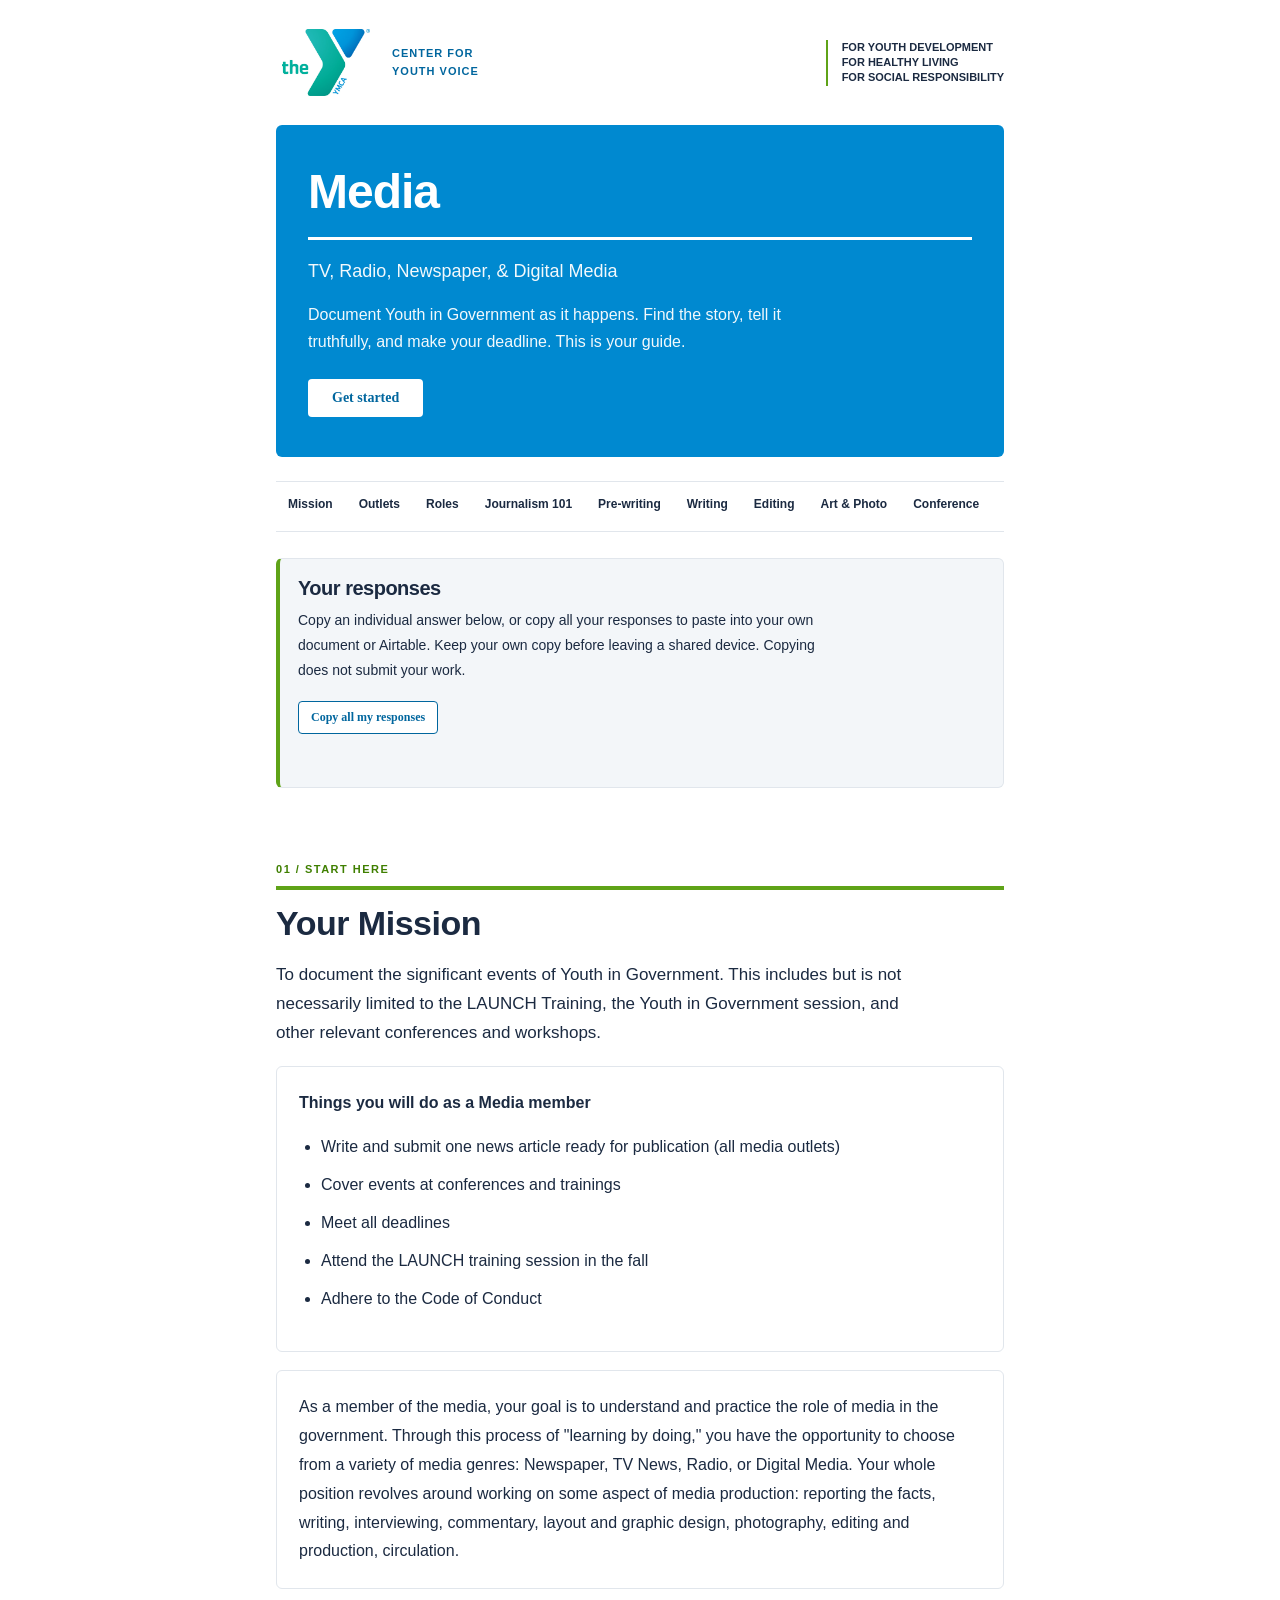
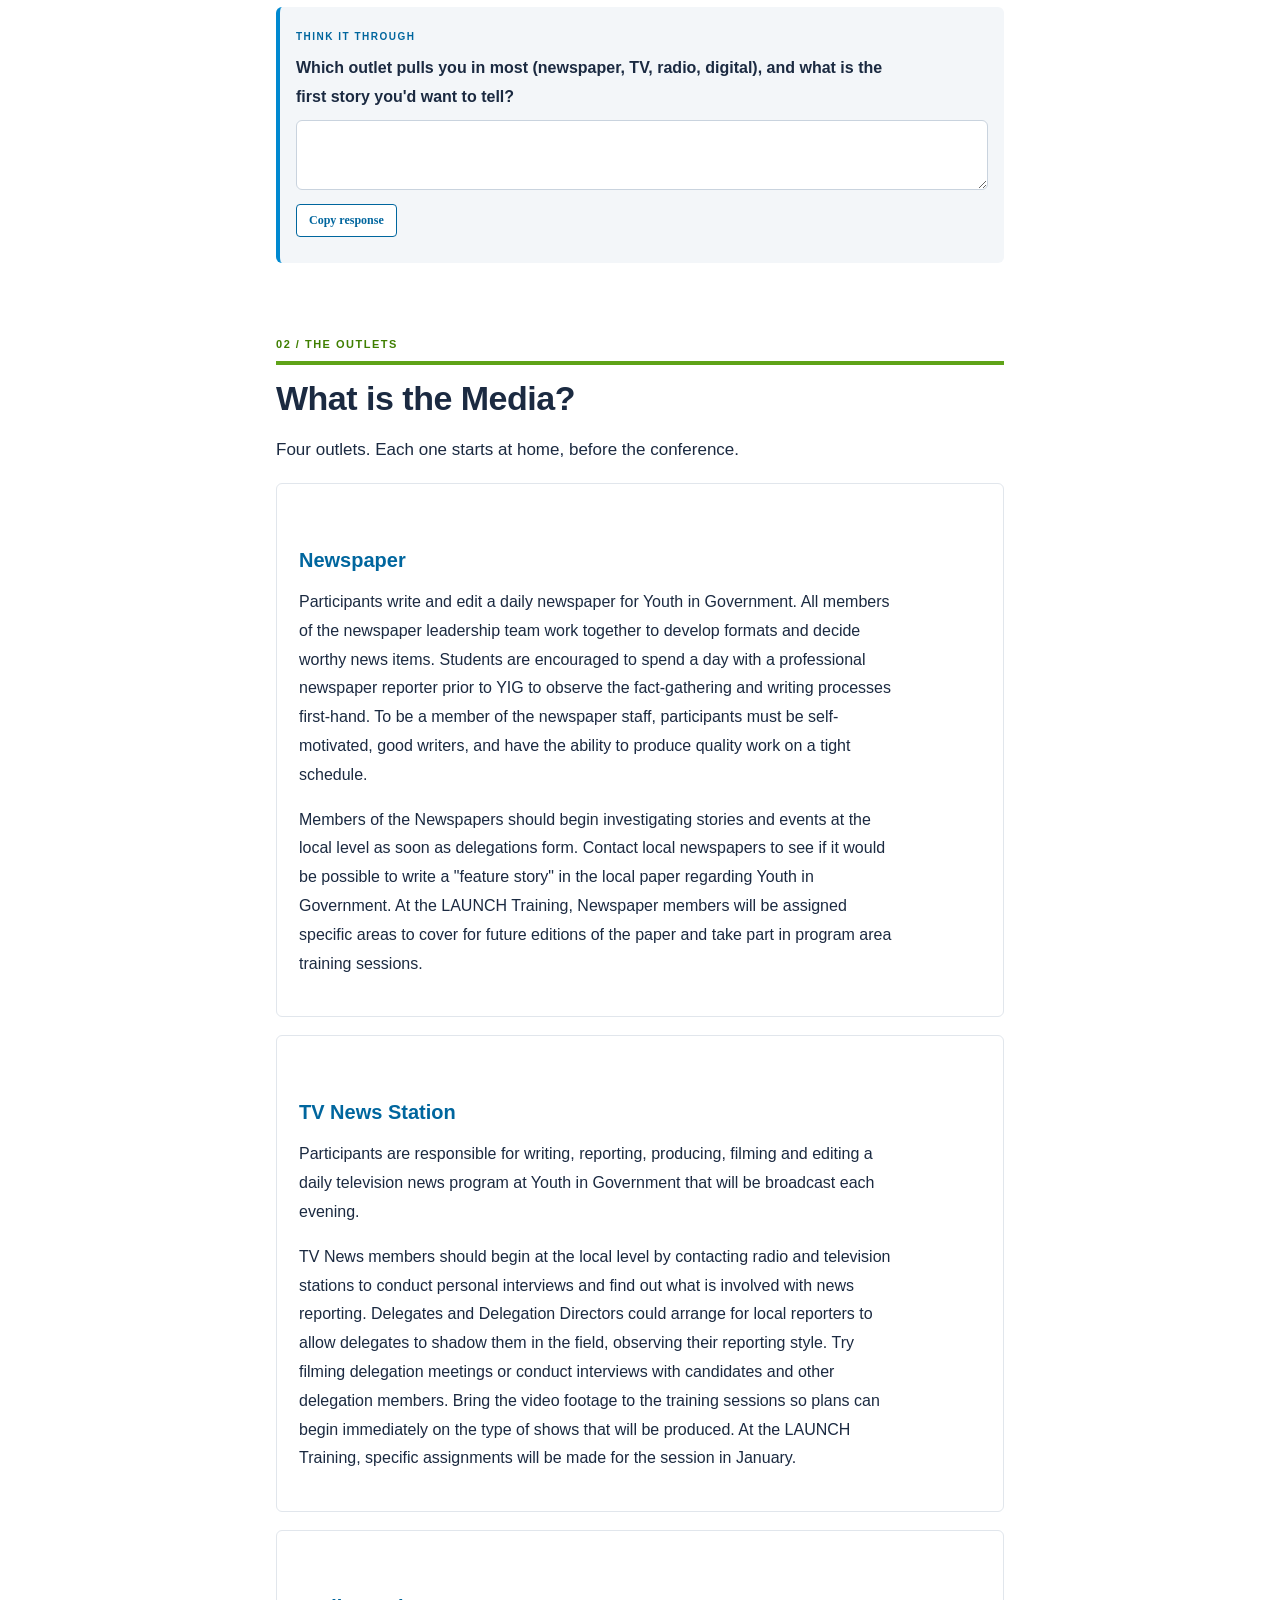
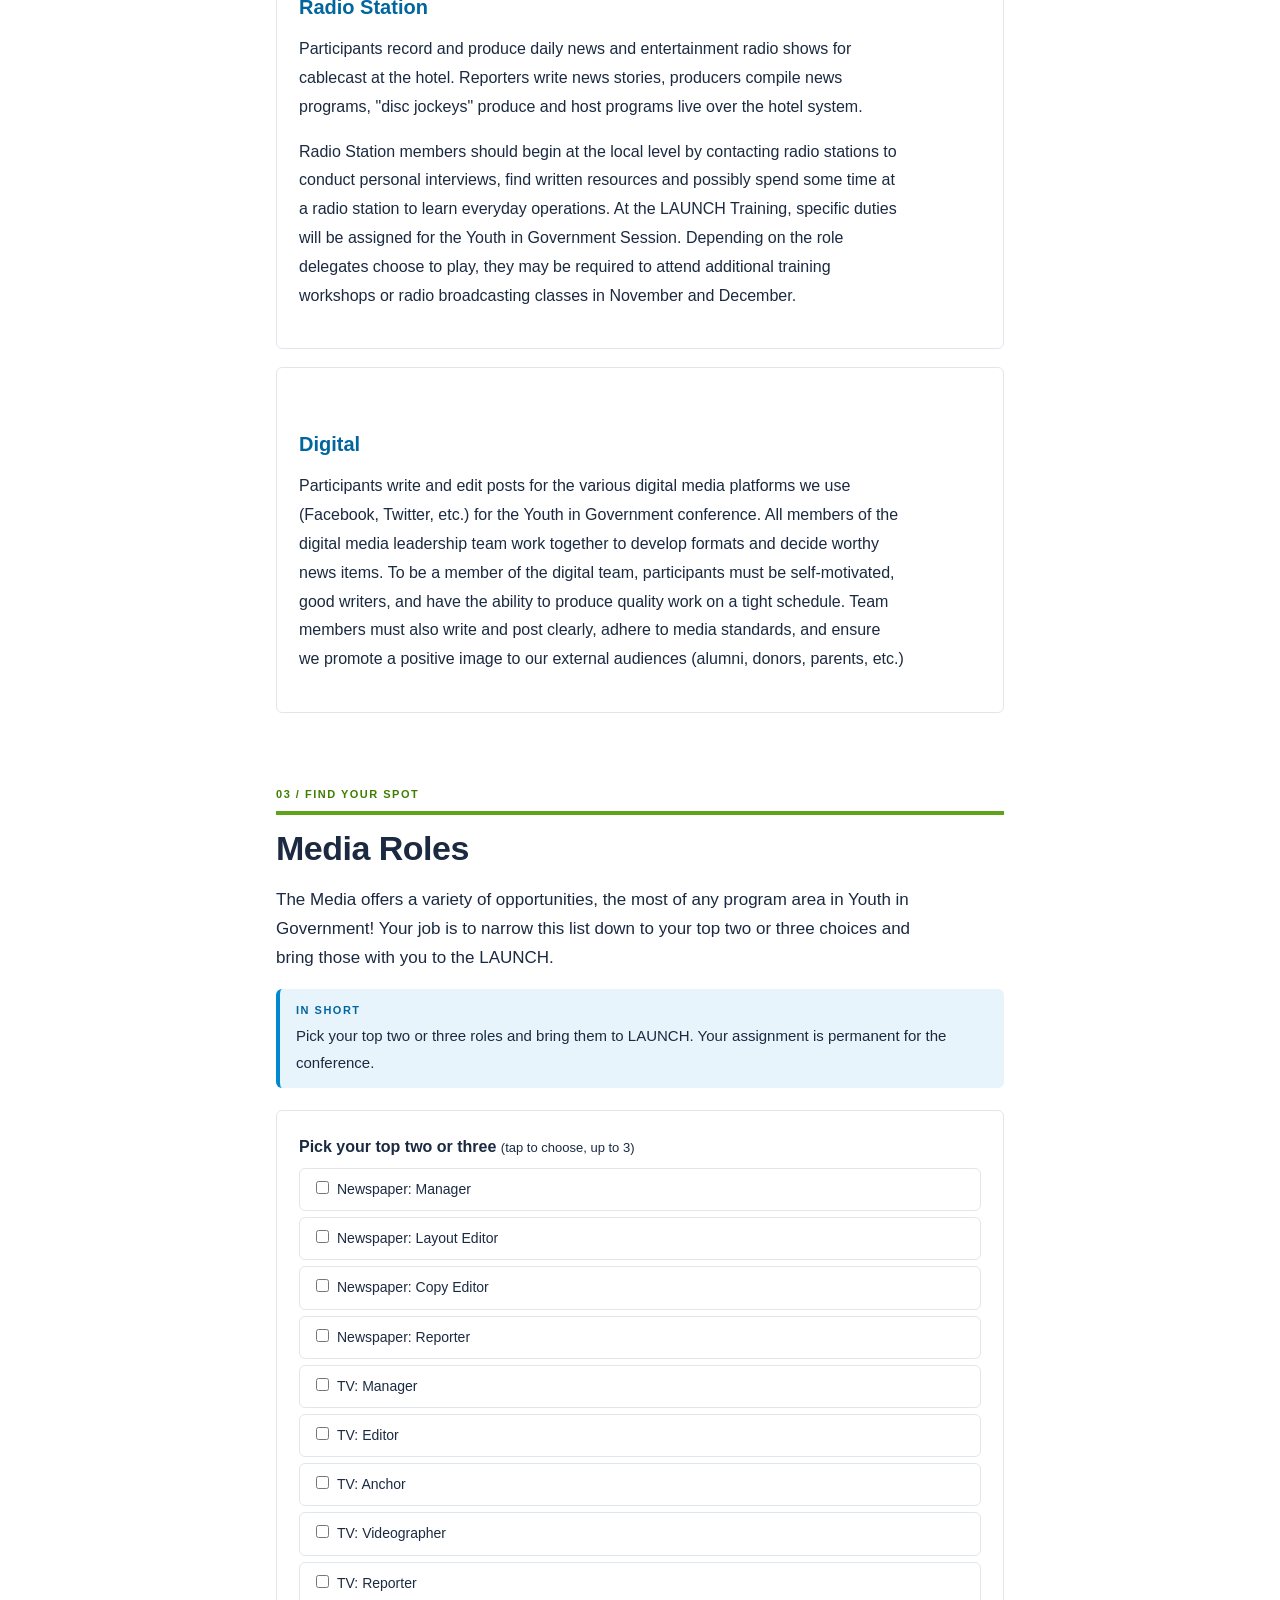
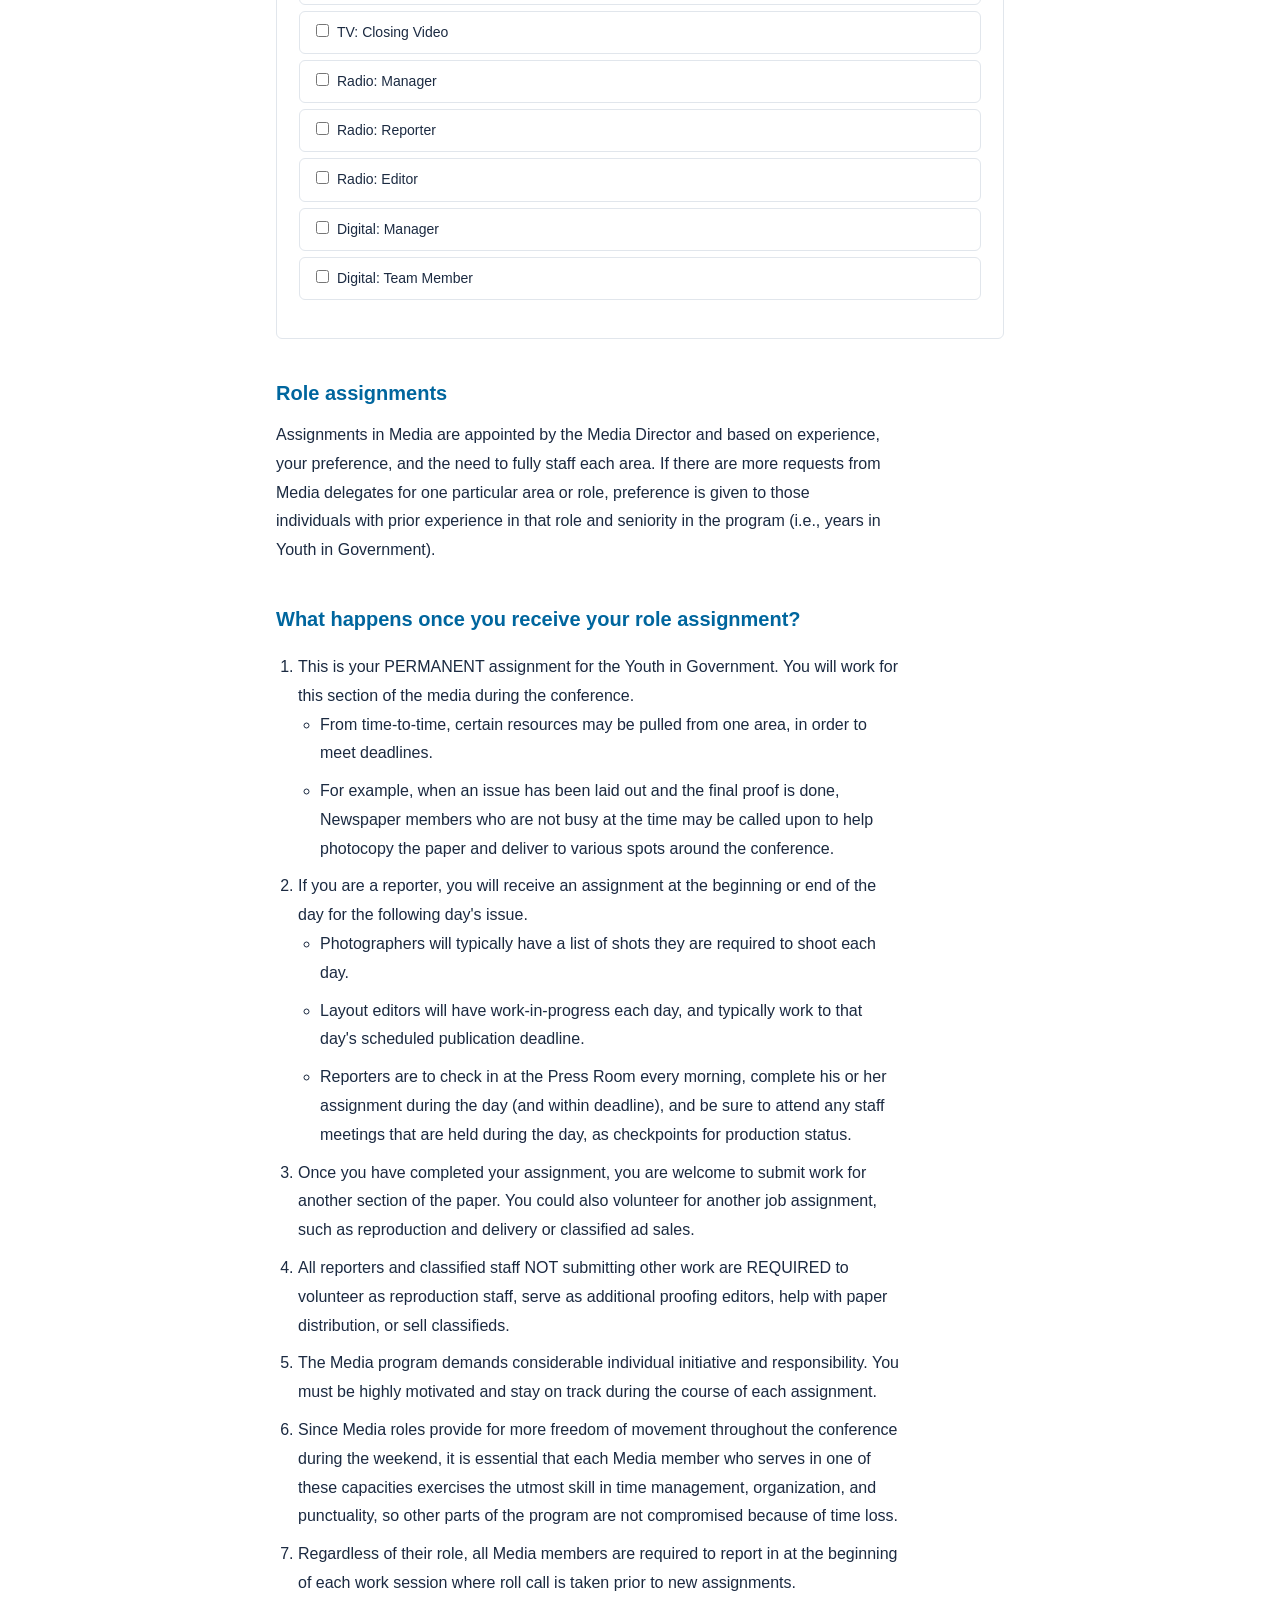
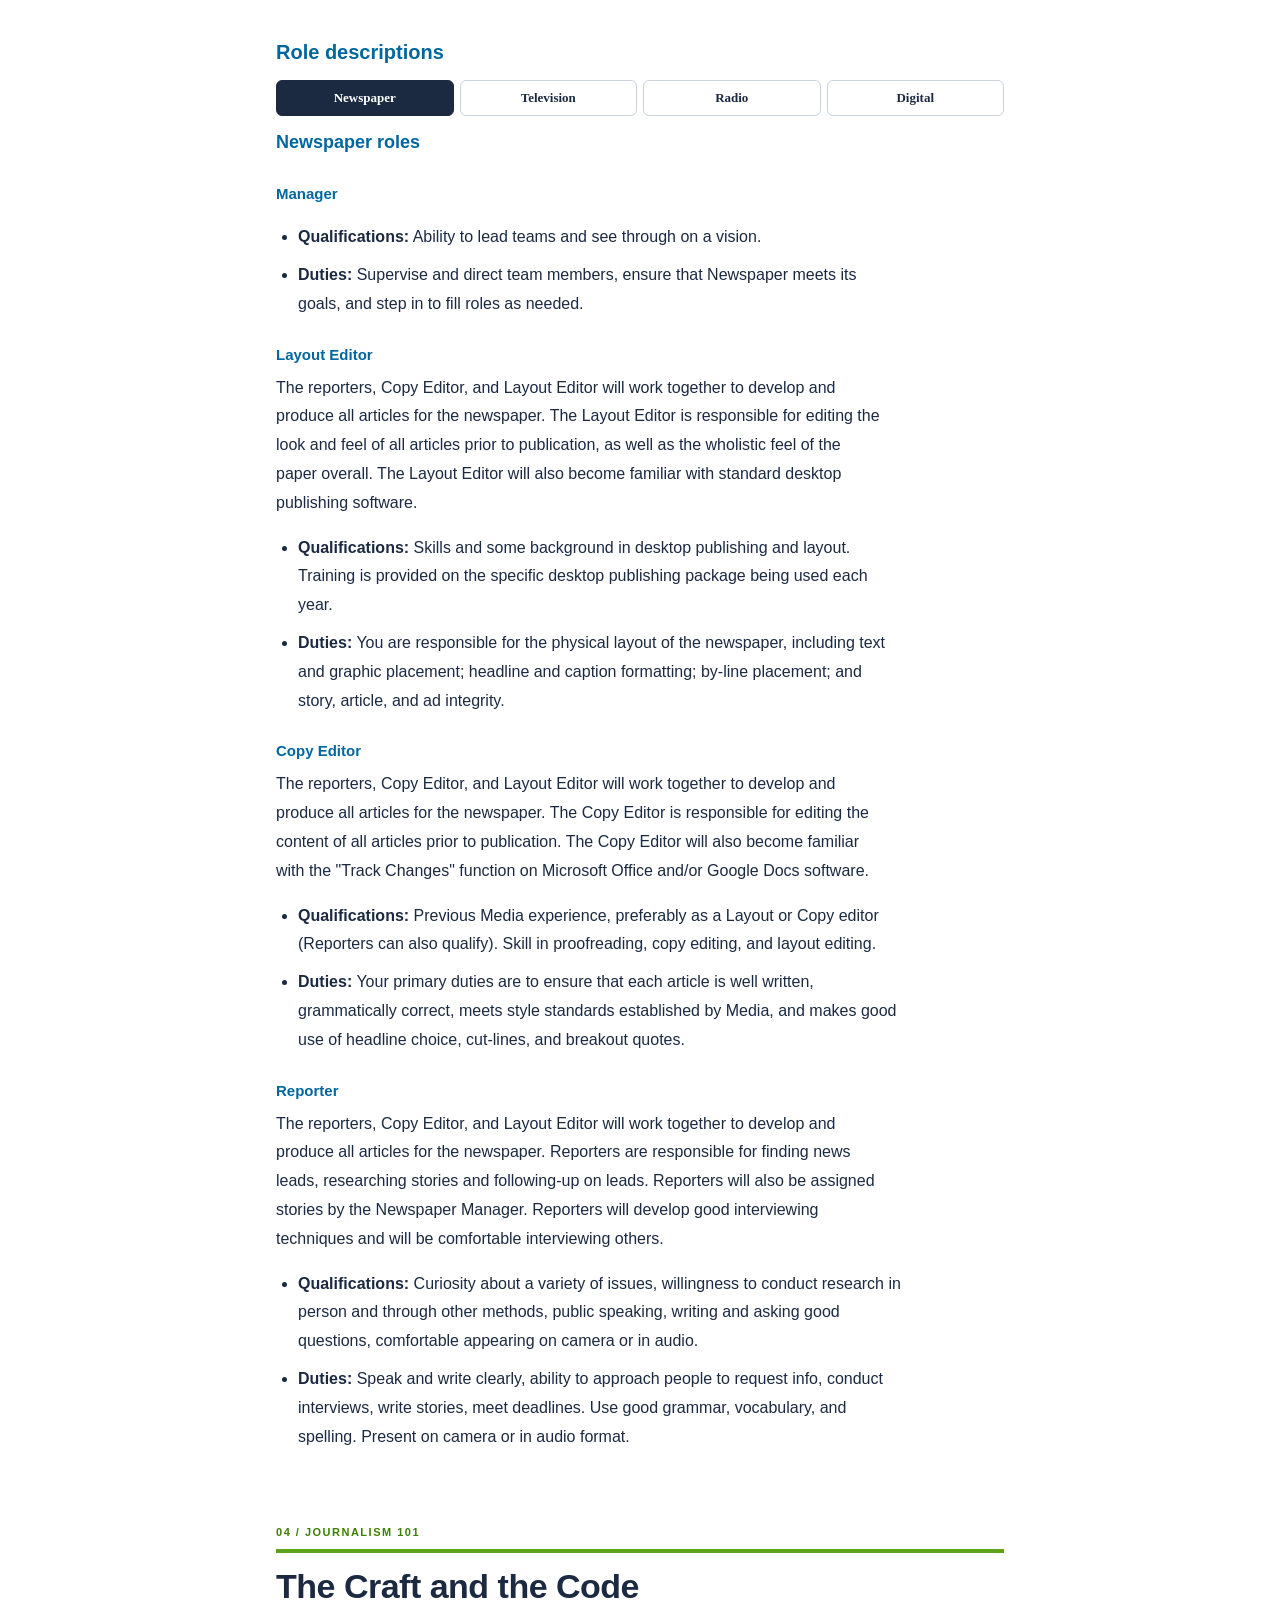
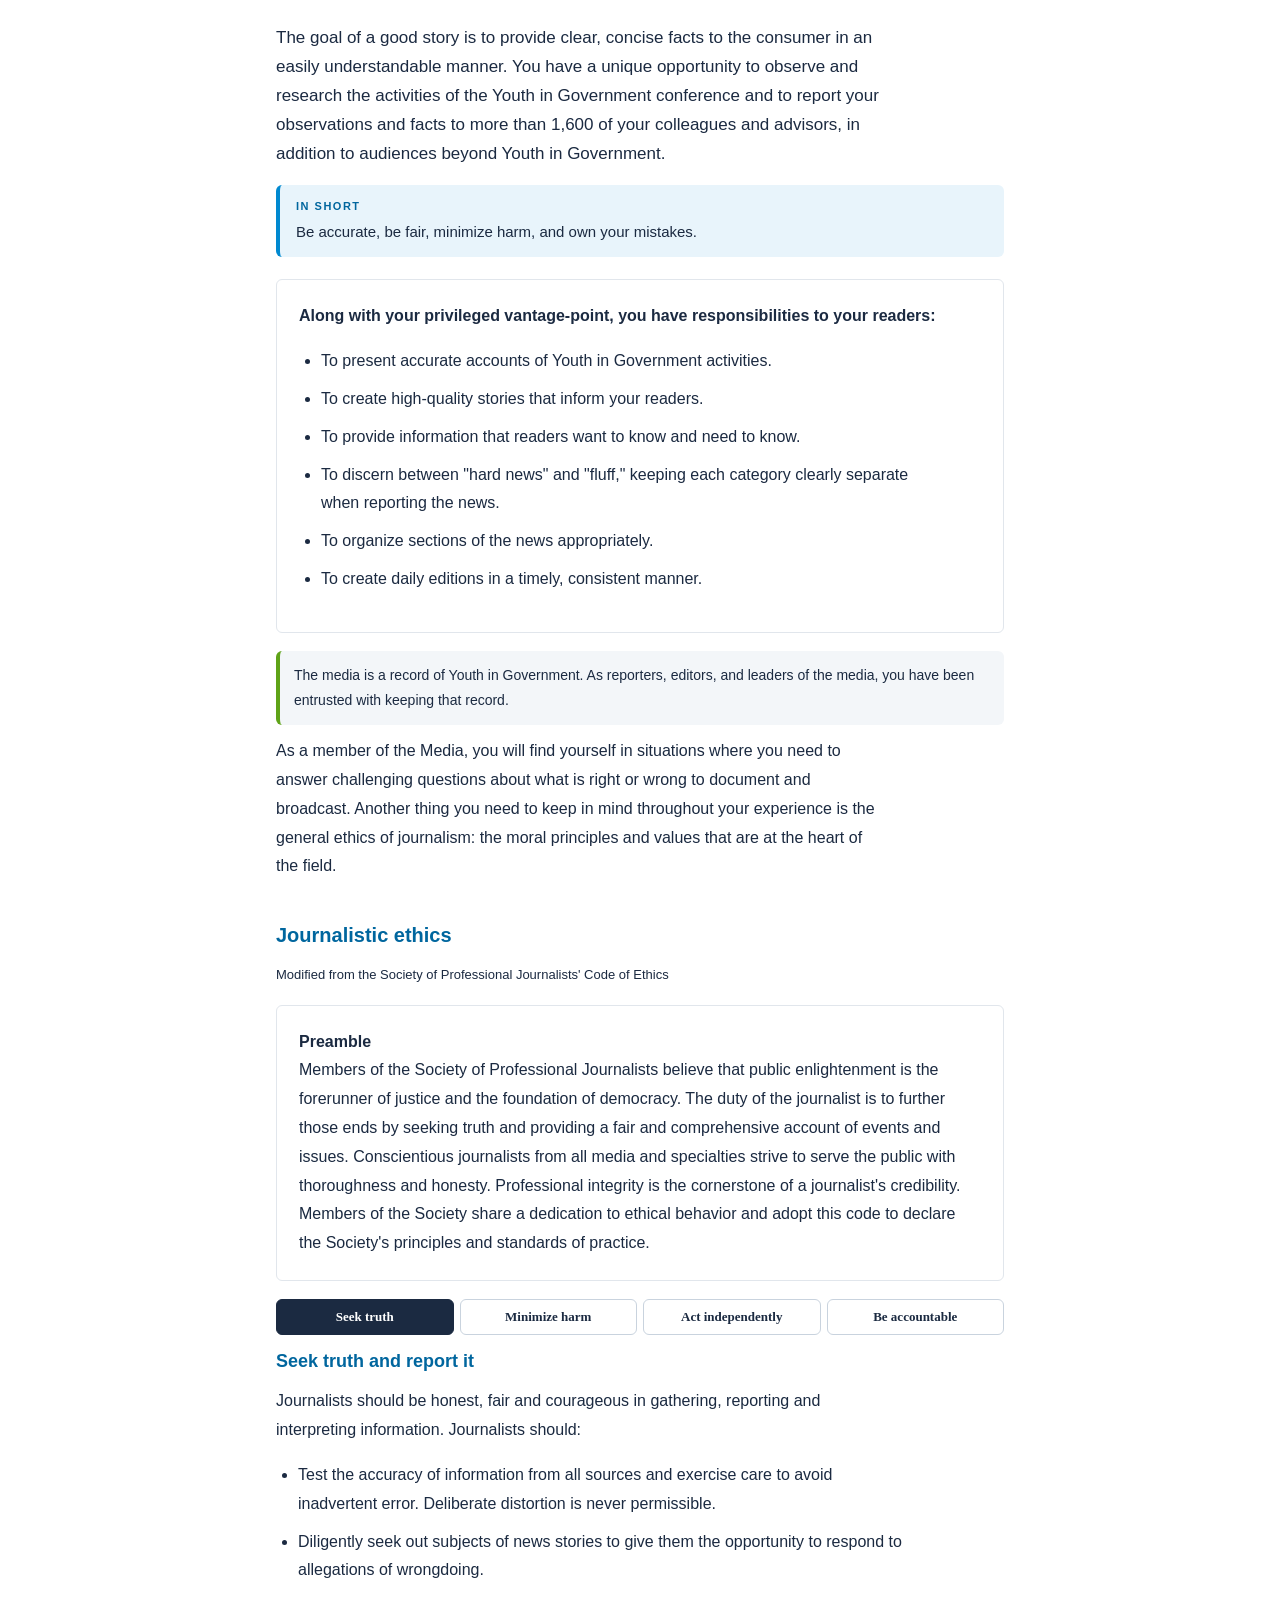
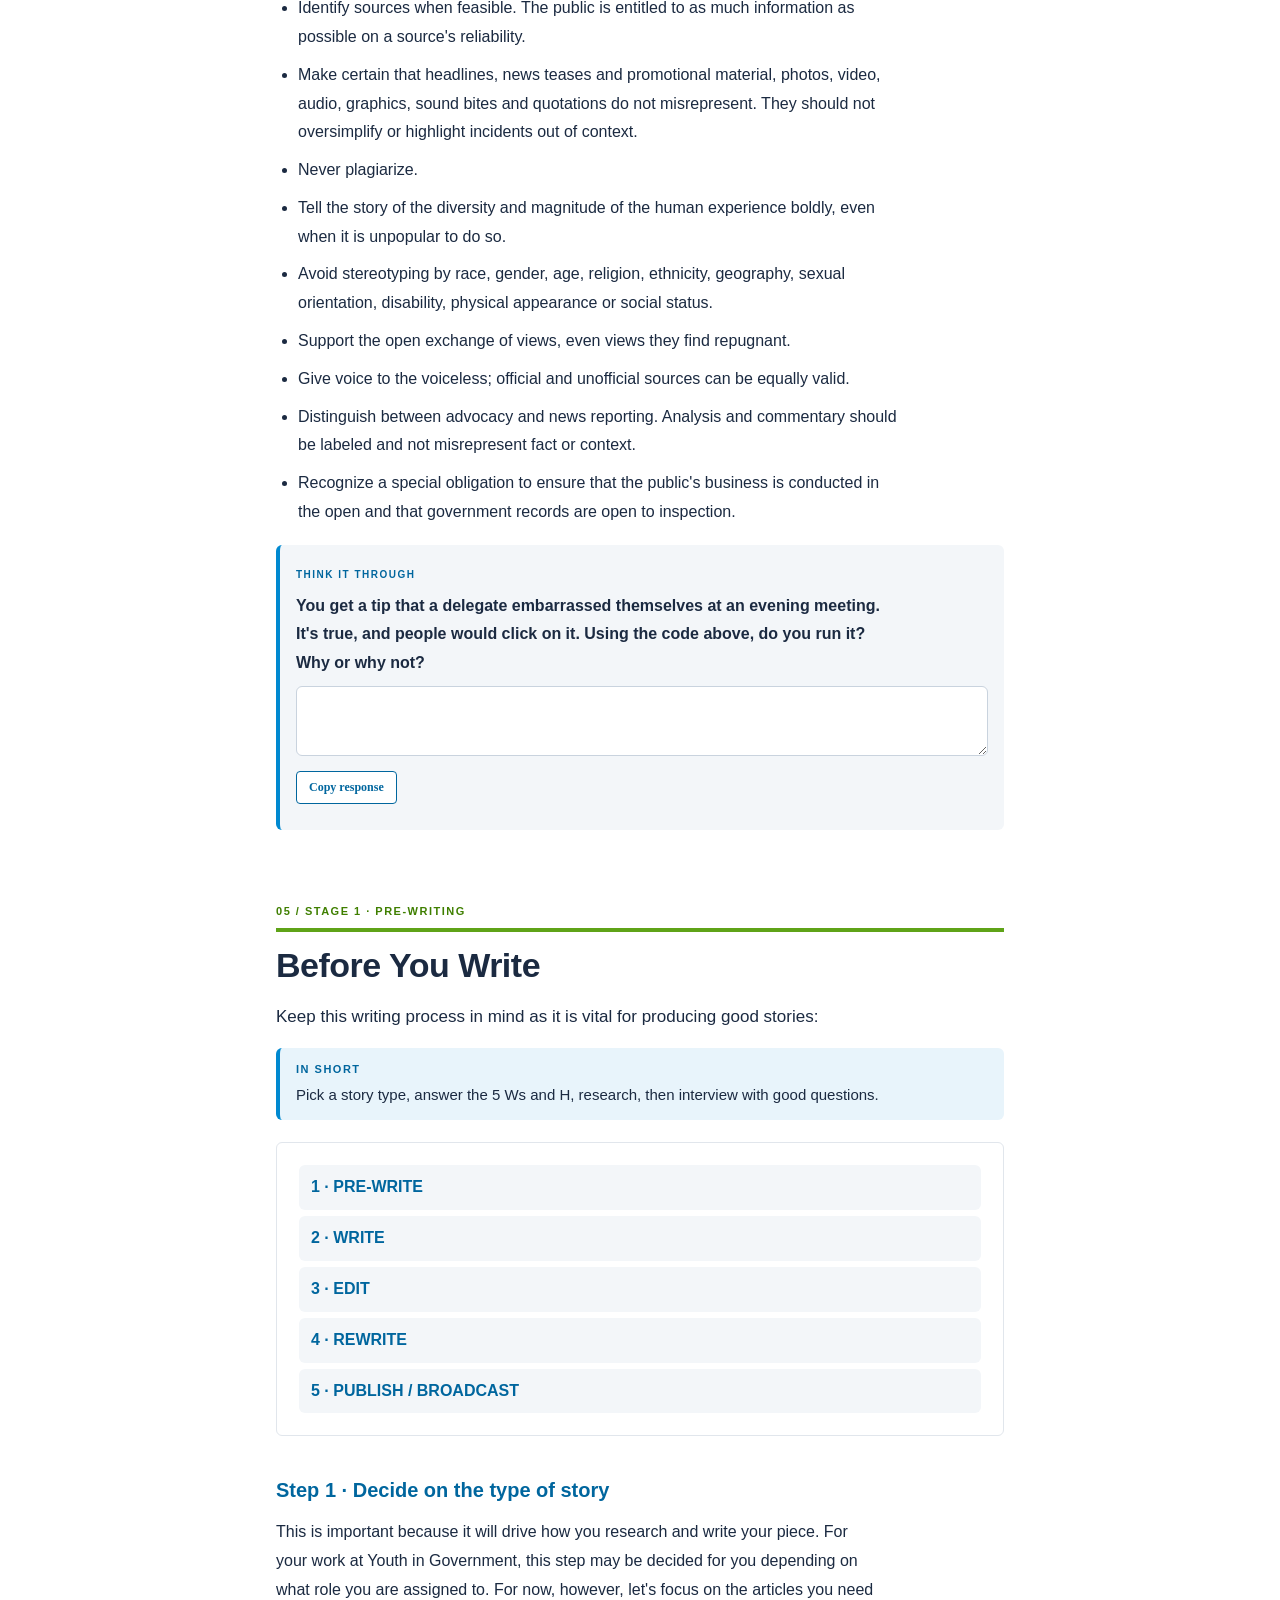
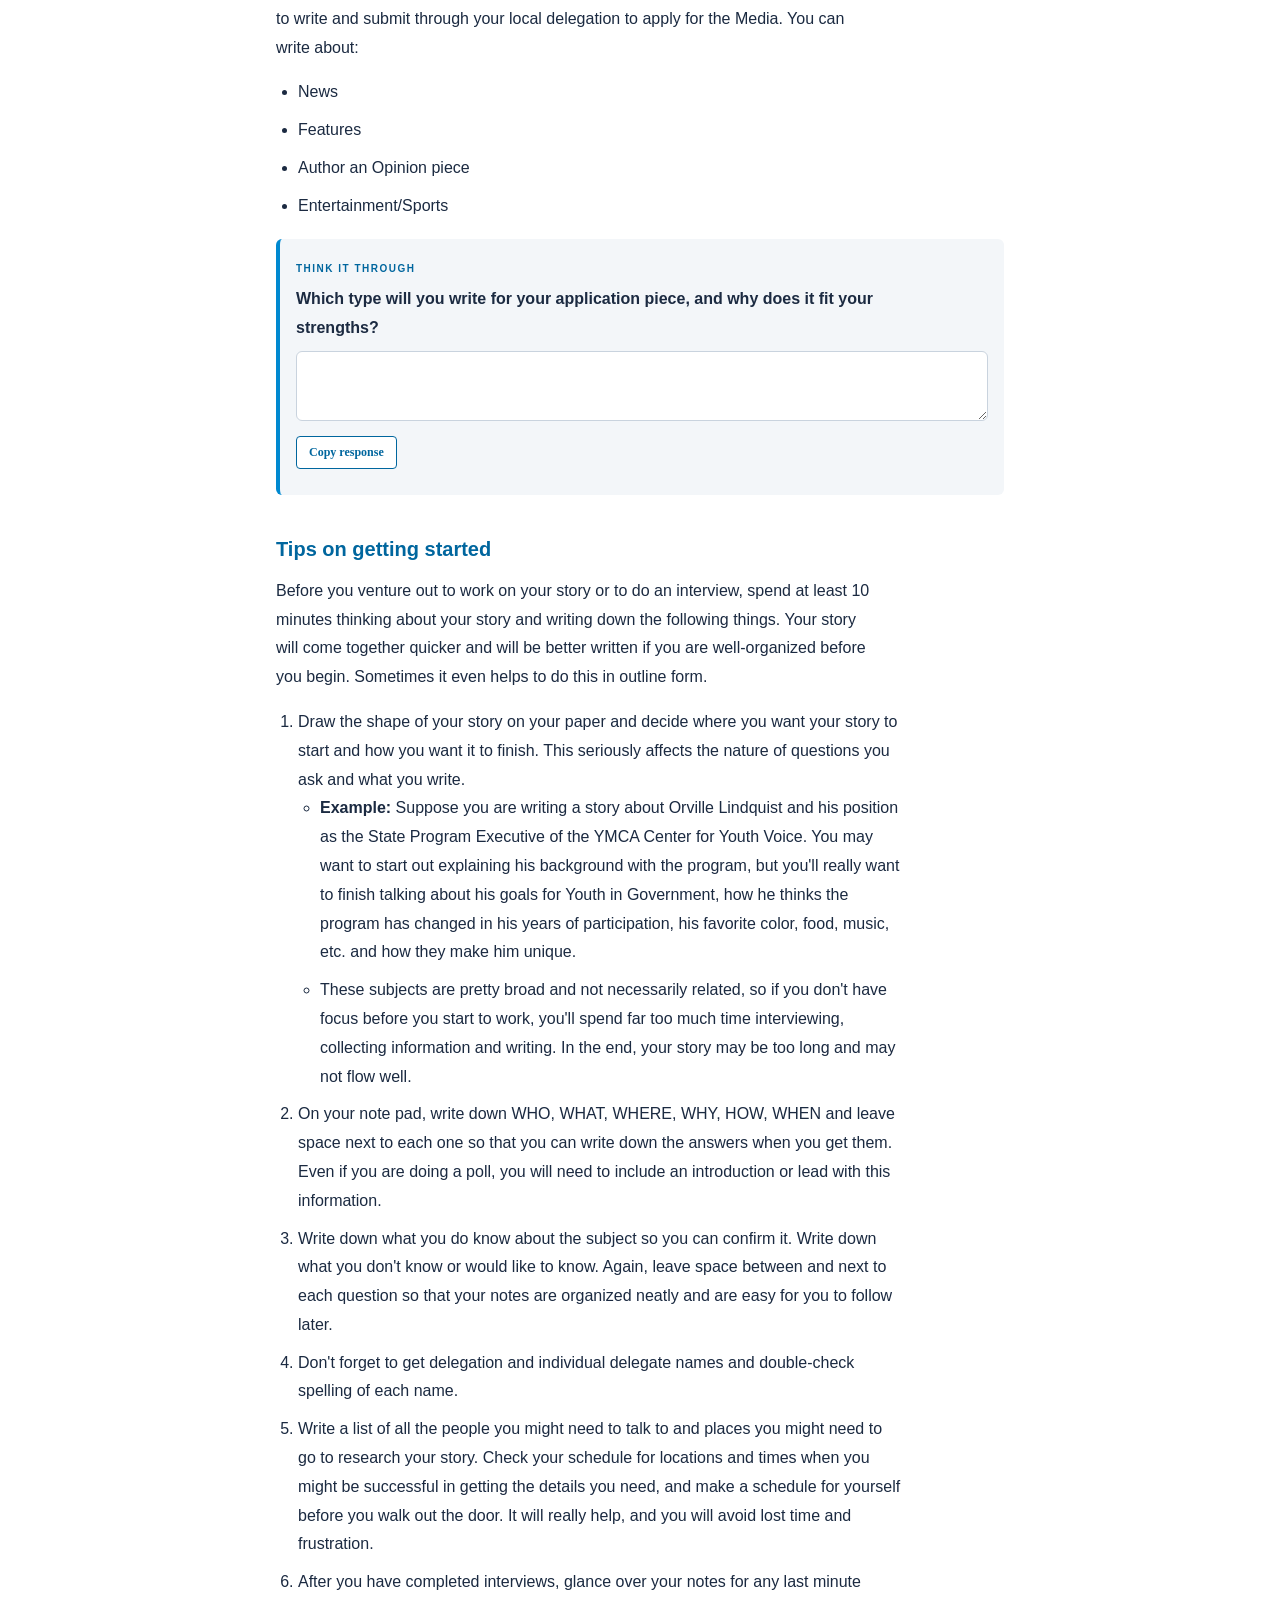
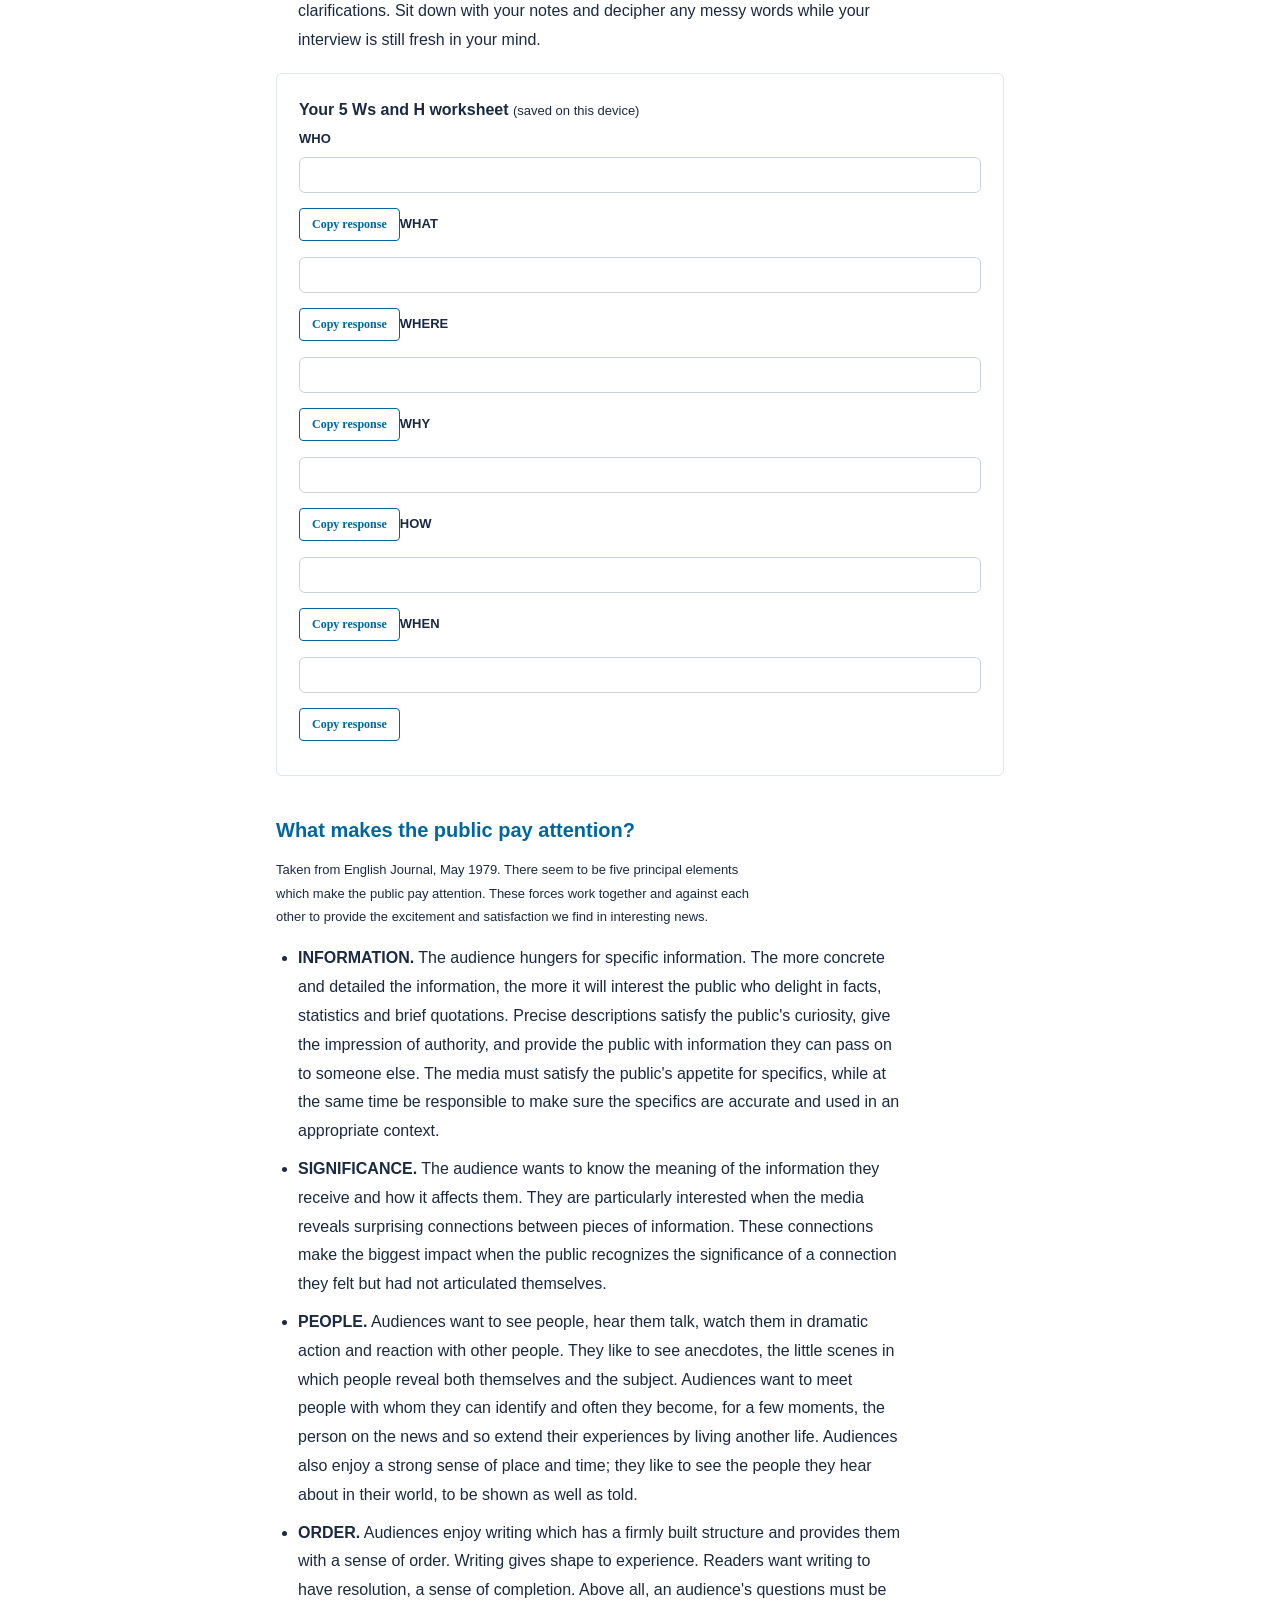
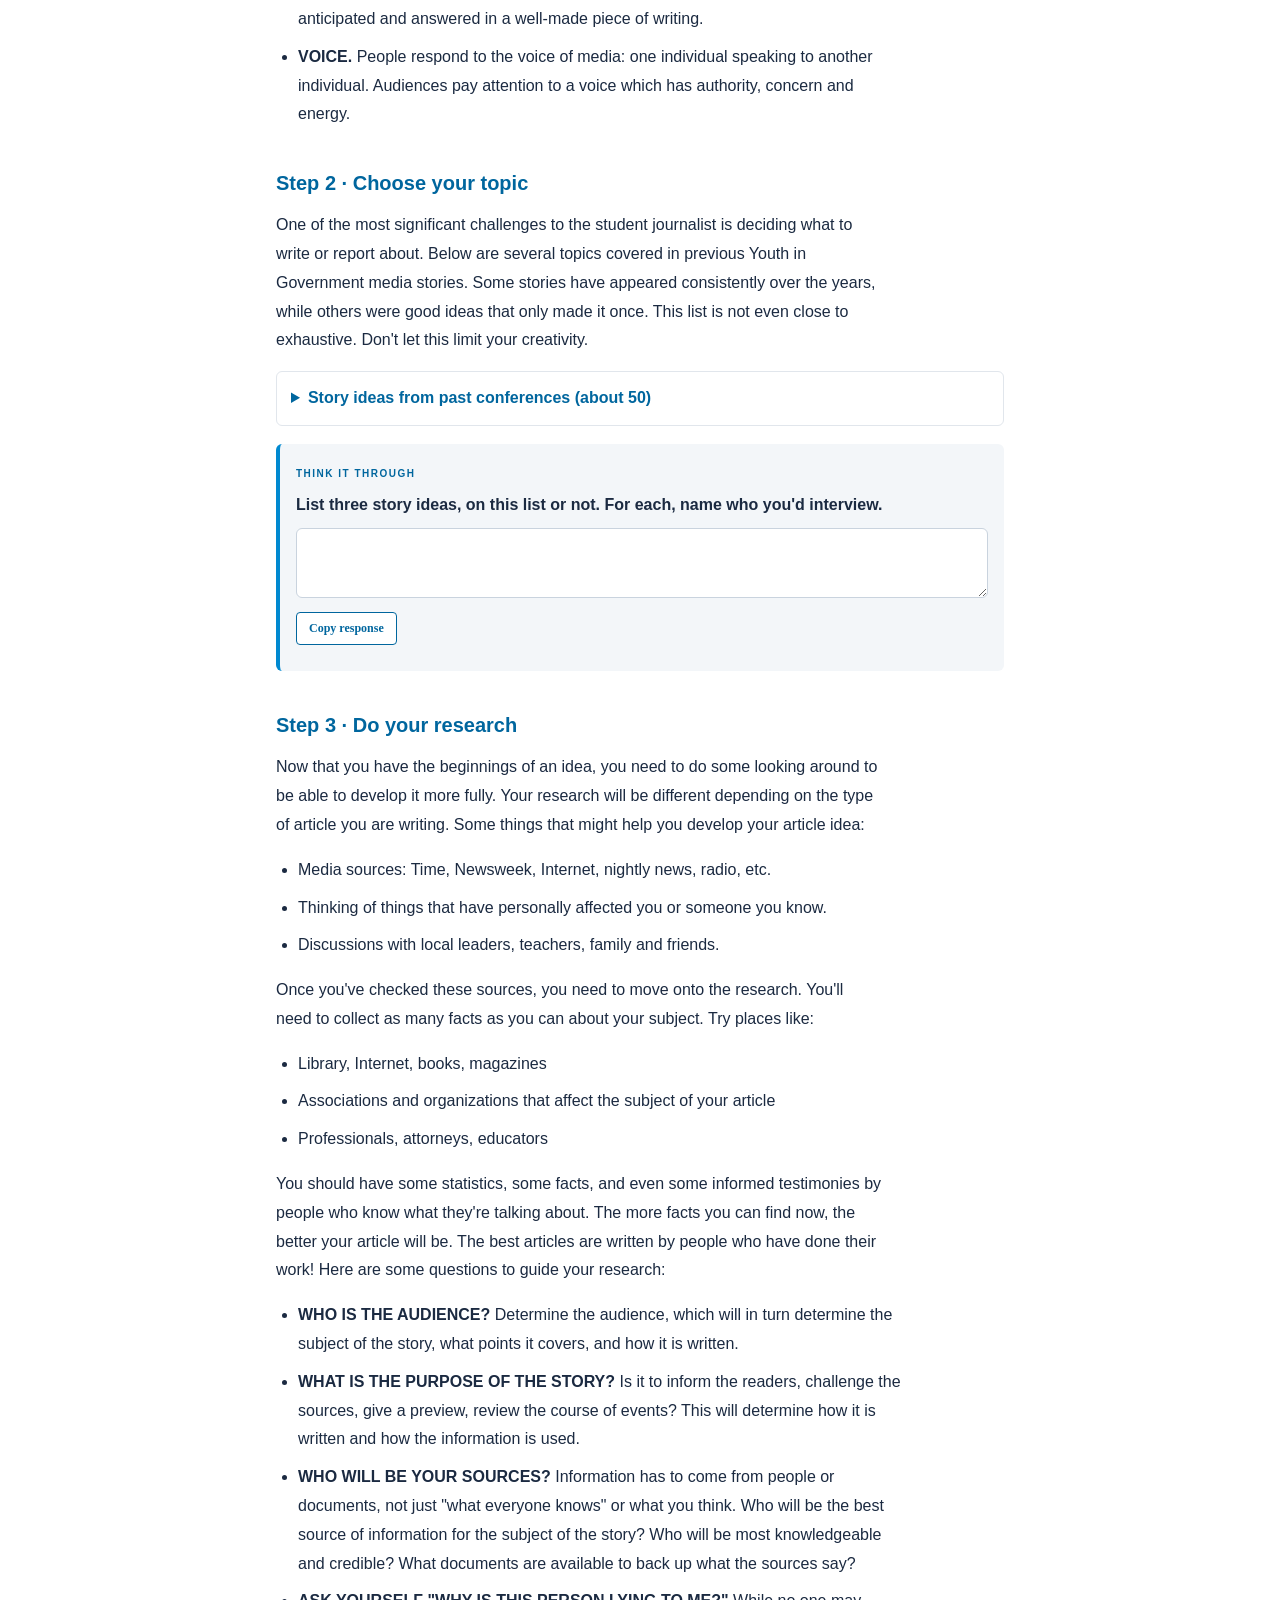
<file: media-guide.html>
<!DOCTYPE html>
<html lang="en"><head><meta charset="utf-8"><meta name="viewport" content="width=device-width, initial-scale=1, viewport-fit=cover"><title>Media · Delegate Guide</title>
<style>
:root{--blue:#0060AF;--cyan:#00A5E0;--green:#6CB33F;--purple:#92278F;--ink:#1d2b3a;--bg:#fff;--card:#fff;--line:#d5dfea;--soft:#eef5fb;box-sizing:border-box;padding-top:env(safe-area-inset-top,0px);padding-bottom:env(safe-area-inset-bottom,0px)}
*{box-sizing:border-box}html{scroll-behavior:smooth;scroll-padding-top:60px}
body{margin:0;background:var(--bg);color:var(--ink);font:15px/1.65 Verdana,Geneva,sans-serif}
#bar{position:fixed;top:0;left:0;height:4px;background:var(--green);width:0;z-index:30}
.top{max-width:900px;margin:0 auto;padding:22px 16px 14px;display:flex;justify-content:space-between;align-items:flex-end;gap:12px;flex-wrap:wrap}
.logo{font-weight:bold;color:var(--blue);font-size:15px;line-height:1.2}.logo small{display:block;font-size:11px;letter-spacing:1px;color:var(--purple)}
.brand{display:flex;align-items:center;gap:8px;color:var(--ink);text-decoration:none}.brand img{display:block;width:44px;height:auto}.brand span{font-size:11px;letter-spacing:1px;line-height:1.2}
.tagl{font-size:10px;font-weight:bold;letter-spacing:.5px;color:var(--purple);line-height:1.4;text-align:right}
nav{position:sticky;top:env(safe-area-inset-top,0px);z-index:20;background:var(--bg);border-top:1px solid var(--line);border-bottom:1px solid var(--line);display:flex;gap:2px;overflow-x:auto;padding:4px 10px;justify-content:center}
nav a{color:var(--blue);text-decoration:none;font-size:12px;font-weight:bold;padding:8px 12px;white-space:nowrap;border-bottom:3px solid transparent}
nav a:hover{border-bottom-color:var(--green)}
.hero{max-width:900px;margin:22px auto 0;padding:0 16px}
.hero .in{background:var(--blue);color:#fff;border-radius:22px;padding:44px 32px 40px}
.hero h1{font-size:clamp(30px,7vw,50px);margin:0 0 14px;line-height:1.05;letter-spacing:-.5px;text-transform:uppercase;padding-bottom:16px;border-bottom:2px solid #ffffff90}
.hero p{max-width:560px;margin:0 0 22px;opacity:.95}
.btn{background:#fff;color:var(--blue);border:0;border-radius:99px;padding:11px 24px;font:bold 14px Verdana;cursor:pointer;text-decoration:none;display:inline-block}
button.btn{padding:7px 12px;font-size:12px;border-radius:4px}
main{max-width:900px;margin:0 auto;padding:0 16px 60px}
section{margin-top:52px}
h2{font-size:20px;margin:0 0 14px;color:#fff;background:var(--blue);border-radius:14px;padding:14px 22px;text-transform:uppercase;letter-spacing:.3px}
h3{color:var(--blue);margin:22px 0 8px}
.tag{display:block;color:var(--green);font-size:11px;font-weight:bold;letter-spacing:1.5px;margin-bottom:6px}
.lead{margin:0 0 16px;font-size:16px}
.card{background:var(--card);border:1px solid var(--line);border-radius:10px;padding:18px;margin:12px 0}
.grid{display:grid;grid-template-columns:repeat(auto-fit,minmax(210px,1fr));gap:12px}
.mini{background:var(--soft);border-radius:10px;padding:14px;font-size:14px}
.mini b{display:block;color:var(--blue);margin-bottom:2px}
.tip{background:var(--soft);border-left:4px solid var(--green);border-radius:6px;padding:12px 14px;margin:12px 0;font-size:14px}
.warn{border-left-color:var(--purple)}
.think{background:var(--card);border:1px solid var(--line);border-left:4px solid var(--blue);border-radius:8px;padding:14px 16px;margin:18px 0}
.think::before{content:"THINK IT THROUGH";font-size:10px;font-weight:bold;letter-spacing:1.5px;color:var(--blue)}
.think p{margin:4px 0 8px;font-weight:bold}
textarea{width:100%;min-height:70px;border:1px solid var(--line);border-radius:6px;padding:10px;font:14px Verdana;background:var(--soft);color:var(--ink);resize:vertical}
textarea:focus{outline:2px solid var(--cyan)}
details{background:var(--card);border:1px solid var(--line);border-radius:8px;margin:8px 0;padding:0 14px}
summary{cursor:pointer;padding:12px 0;font-weight:bold;color:var(--blue)}
details>div{padding:0 0 12px;font-size:14px}
.steps{display:flex;gap:6px;flex-wrap:wrap;margin:10px 0}
.steps button{flex:1;min-width:84px;border:1px solid var(--blue);background:var(--card);color:var(--blue);border-radius:8px;padding:9px 4px;font:bold 12px Verdana;cursor:pointer}
.steps button.on{background:var(--blue);color:#fff}
.funnel div{margin:6px auto;padding:12px;border-radius:8px;color:#fff;text-align:center;font-weight:bold;font-size:14px}
table{border-collapse:collapse;width:100%;font-size:13px}td,th{border:1px solid var(--line);padding:8px;text-align:left;vertical-align:top}th{background:var(--soft);color:var(--blue)}
.tw{overflow-x:auto}
.rate{display:flex;align-items:center;gap:10px;margin:8px 0;flex-wrap:wrap}.rate span{flex:1;min-width:170px;font-size:14px}.rate input{width:150px}
.score{font-size:40px;font-weight:bold;color:var(--blue);text-align:center}
.flip{background:var(--soft);border:1px solid var(--line);border-left:4px solid var(--cyan);border-radius:8px;padding:14px 16px;cursor:pointer;margin:8px 0;font-size:14px}
.flip b{color:var(--blue)}.flip small{opacity:.7}.flip.back{border-left-color:var(--green)}
.tl{display:flex;gap:6px;flex-wrap:wrap;margin-top:8px}.tl div{flex:1;min-width:90px;border-radius:8px;padding:10px;color:#fff;text-align:center;font-size:12px}
.tl b{display:block;font-size:20px}
footer{background:var(--blue);color:#fff;text-align:center;font-size:12px;padding:24px 16px;line-height:1.8}

:root{--blue:#0089D0;--cyan:#4FB3E3;--green:#5FA318;--purple:#1B2A41;--ink:#1B2A41;--bg:#fff;--card:#fff;--line:#E1E6EC;--soft:#F3F6F9;color-scheme:light}
body{counter-reset:s;font-size:15px}
.hero .in{border-radius:6px;padding:72px 44px 60px;background:#0089D0}
.hero h1{font-size:clamp(34px,8vw,64px);letter-spacing:-1.5px;border-bottom:3px solid #fff;text-transform:none;font-weight:bold}
.btn{border-radius:4px;color:#00669E}
h2{background:none;color:var(--ink);padding:14px 0 0;border-radius:0;text-transform:none;font-size:32px;letter-spacing:-.5px;border-top:4px solid var(--green)}
.tag{color:#3F7F00}
section .tag::before{counter-increment:s;content:"0" counter(s) "  /  "}
h3,summary,th,.mini b,.flip b{color:#00669E}
nav a{color:var(--ink)}nav a:hover{border-bottom-color:var(--blue)}
.card,.mini,details,.flip,.tip,.funnel div,.tl div,.steps button,.think{border-radius:6px}
.mini{border:0;background:var(--soft)}
.think{background:var(--soft);border:0;border-left:4px solid var(--blue)}
.think::before{color:#00669E}
textarea{background:#fff;border:1px solid #c9d3de}
.tip{border-left-color:var(--green)}
.score{color:#00669E}
.steps button{border-color:#c9d3de;color:var(--ink)}.steps button.on{background:var(--ink);border-color:var(--ink);color:#fff}
.logo{color:var(--ink)}.logo small{color:#00669E}
.tagl{color:var(--ink)}
footer{background:var(--ink)}
details>div p{margin:0 0 12px}details>div h4{margin:18px 0 6px;color:#00669E;font-size:14px}details>div ul{margin:0 0 12px;padding-left:20px}details>div li{margin-bottom:6px}details[open]{border-color:#9ccbe6}details>div{max-width:68ch}
.hero h1{text-transform:uppercase}.sub{font-size:20px;margin:-6px 0 14px;opacity:.95}
ul,ol{padding-left:22px}li{margin-bottom:6px}
.pick label{display:block;padding:8px 12px;margin:6px 0;border:1px solid var(--line);border-radius:6px;cursor:pointer;font-size:14px}
.pick label.on{background:var(--soft);border-color:var(--blue)}
.pick input{margin-right:8px}
.ok{color:#3F7F00;font-weight:bold}.bad{color:#B3261E;font-weight:bold}
.pyr{width:260px;max-width:100%;margin:12px auto;text-align:center;font-size:12px}
.pyr div{background:var(--blue);color:#fff;padding:12px 6px;clip-path:polygon(0 0,100% 0,50% 100%);height:150px;position:relative}
.q{display:block;width:100%;text-align:left}
.stage{display:flex;flex-direction:column;gap:6px}.stage span{background:var(--soft);padding:8px 12px;border-radius:6px;font-weight:bold;color:#00669E}
.inp{width:100%;border:1px solid #c9d3de;border-radius:6px;padding:9px;font:14px Verdana;margin:4px 0 10px;background:#fff;color:var(--ink)}
.cnt{font-weight:bold;margin:6px 0}
body{font-size:16px;line-height:1.8}
main{max-width:760px}
section{margin-top:72px}
h2{font-size:34px;line-height:1.15;margin-bottom:18px}
h3{font-size:20px;margin:36px 0 10px}
h4{margin:22px 0 6px;color:#00669E;font-size:15px}
p,li{max-width:68ch}
p{margin:0 0 16px}
li{margin-bottom:9px}
.lead{font-size:17px;line-height:1.7}
.card{padding:22px;margin:18px 0}
details>div{font-size:15px}
.short{background:#E8F4FB;border-left:4px solid #0089D0;border-radius:6px;padding:12px 16px;margin:0 0 22px;font-size:15px}
.short b{display:block;font-size:11px;letter-spacing:1.5px;color:#00669E;text-transform:uppercase;margin-bottom:2px}
.pyr2{max-width:420px;margin:18px auto}.pyr2 div{margin:6px auto;padding:14px;border-radius:6px;text-align:center;color:#fff;background:#0089D0;font-weight:bold;font-size:13px}.pyr2 small{display:block;font-weight:normal;opacity:.9;margin-top:2px}
.tabset .panel>h3{margin-top:6px;font-size:18px}
.arrow li b{color:#3F7F00;font-weight:bold}
.steps button{font-size:13px}
</style><link rel="stylesheet" href="guide-updates.css"></head>
<body>
<div id="bar"></div>
<header class="top"><a class="logo brand" href="index.html" aria-label="YMCA Center for Youth Voice — guide homepage"><img src="assets/ymca-logo.jpg" alt="The Y — YMCA" width="1200" height="918"><span>CENTER FOR<br>YOUTH VOICE</span></a><div class="tagl">FOR YOUTH DEVELOPMENT<br>FOR HEALTHY LIVING<br>FOR SOCIAL RESPONSIBILITY</div></header>
<div class="hero"><div class="in"><h1>Media</h1><div class="sub">TV, Radio, Newspaper, &amp; Digital Media</div><p>Document Youth in Government as it happens. Find the story, tell it truthfully, and make your deadline. This is your guide.</p><a class="btn" href="#mission">Get started</a></div></div>
<nav id="nav"></nav>

<main>

<section id="mission"><span class="tag">START HERE</span><h2>Your Mission</h2>
<p class="lead">To document the significant events of Youth in Government. This includes but is not necessarily limited to the LAUNCH Training, the Youth in Government session, and other relevant conferences and workshops.</p>
<div class="card"><b>Things you will do as a Media member</b><ul><li>Write and submit one news article ready for publication (all media outlets)</li><li>Cover events at conferences and trainings</li><li>Meet all deadlines</li><li>Attend the LAUNCH training session in the fall</li><li>Adhere to the Code of Conduct</li></ul></div>
<div class="card">As a member of the media, your goal is to understand and practice the role of media in the government. Through this process of "learning by doing," you have the opportunity to choose from a variety of media genres: Newspaper, TV News, Radio, or Digital Media. Your whole position revolves around working on some aspect of media production: reporting the facts, writing, interviewing, commentary, layout and graphic design, photography, editing and production, circulation.</div>
<div class="think"><p>Which outlet pulls you in most (newspaper, TV, radio, digital), and what is the first story you'd want to tell?</p><textarea data-k="m1"></textarea></div></section>

<section id="what"><span class="tag">THE OUTLETS</span><h2>What is the Media?</h2>
<p class="lead">Four outlets. Each one starts at home, before the conference.</p>
<div class="card"><h3>Newspaper</h3><p>Participants write and edit a daily newspaper for Youth in Government. All members of the newspaper leadership team work together to develop formats and decide worthy news items. Students are encouraged to spend a day with a professional newspaper reporter prior to YIG to observe the fact-gathering and writing processes first-hand. To be a member of the newspaper staff, participants must be self-motivated, good writers, and have the ability to produce quality work on a tight schedule.</p><p>Members of the Newspapers should begin investigating stories and events at the local level as soon as delegations form. Contact local newspapers to see if it would be possible to write a "feature story" in the local paper regarding Youth in Government. At the LAUNCH Training, Newspaper members will be assigned specific areas to cover for future editions of the paper and take part in program area training sessions.</p></div>
<div class="card"><h3>TV News Station</h3><p>Participants are responsible for writing, reporting, producing, filming and editing a daily television news program at Youth in Government that will be broadcast each evening.</p><p>TV News members should begin at the local level by contacting radio and television stations to conduct personal interviews and find out what is involved with news reporting. Delegates and Delegation Directors could arrange for local reporters to allow delegates to shadow them in the field, observing their reporting style. Try filming delegation meetings or conduct interviews with candidates and other delegation members. Bring the video footage to the training sessions so plans can begin immediately on the type of shows that will be produced. At the LAUNCH Training, specific assignments will be made for the session in January.</p></div>
<div class="card"><h3>Radio Station</h3><p>Participants record and produce daily news and entertainment radio shows for cablecast at the hotel. Reporters write news stories, producers compile news programs, "disc jockeys" produce and host programs live over the hotel system.</p><p>Radio Station members should begin at the local level by contacting radio stations to conduct personal interviews, find written resources and possibly spend some time at a radio station to learn everyday operations. At the LAUNCH Training, specific duties will be assigned for the Youth in Government Session. Depending on the role delegates choose to play, they may be required to attend additional training workshops or radio broadcasting classes in November and December.</p></div>
<div class="card"><h3>Digital</h3><p>Participants write and edit posts for the various digital media platforms we use (Facebook, Twitter, etc.) for the Youth in Government conference. All members of the digital media leadership team work together to develop formats and decide worthy news items. To be a member of the digital team, participants must be self-motivated, good writers, and have the ability to produce quality work on a tight schedule. Team members must also write and post clearly, adhere to media standards, and ensure we promote a positive image to our external audiences (alumni, donors, parents, etc.)</p></div></section>

<section id="roles"><span class="tag">FIND YOUR SPOT</span><h2>Media Roles</h2>
<p class="lead">The Media offers a variety of opportunities, the most of any program area in Youth in Government! Your job is to narrow this list down to your top two or three choices and bring those with you to the LAUNCH.</p><div class="short"><b>In short</b>Pick your top two or three roles and bring them to LAUNCH. Your assignment is permanent for the conference.</div>
<div class="card pick"><b>Pick your top two or three</b> <span style="font-size:13px">(tap to choose, up to 3)</span><div id="picker"></div><p id="picked" style="font-size:14px"></p></div>
<h3>Role assignments</h3>
<p>Assignments in Media are appointed by the Media Director and based on experience, your preference, and the need to fully staff each area. If there are more requests from Media delegates for one particular area or role, preference is given to those individuals with prior experience in that role and seniority in the program (i.e., years in Youth in Government).</p>
<h3>What happens once you receive your role assignment?</h3>
<ol><li>This is your PERMANENT assignment for the Youth in Government. You will work for this section of the media during the conference.<ul><li>From time-to-time, certain resources may be pulled from one area, in order to meet deadlines.</li><li>For example, when an issue has been laid out and the final proof is done, Newspaper members who are not busy at the time may be called upon to help photocopy the paper and deliver to various spots around the conference.</li></ul></li>
<li>If you are a reporter, you will receive an assignment at the beginning or end of the day for the following day's issue.<ul><li>Photographers will typically have a list of shots they are required to shoot each day.</li><li>Layout editors will have work-in-progress each day, and typically work to that day's scheduled publication deadline.</li><li>Reporters are to check in at the Press Room every morning, complete his or her assignment during the day (and within deadline), and be sure to attend any staff meetings that are held during the day, as checkpoints for production status.</li></ul></li>
<li>Once you have completed your assignment, you are welcome to submit work for another section of the paper. You could also volunteer for another job assignment, such as reproduction and delivery or classified ad sales.</li>
<li>All reporters and classified staff NOT submitting other work are REQUIRED to volunteer as reproduction staff, serve as additional proofing editors, help with paper distribution, or sell classifieds.</li>
<li>The Media program demands considerable individual initiative and responsibility. You must be highly motivated and stay on track during the course of each assignment.</li>
<li>Since Media roles provide for more freedom of movement throughout the conference during the weekend, it is essential that each Media member who serves in one of these capacities exercises the utmost skill in time management, organization, and punctuality, so other parts of the program are not compromised because of time loss.</li>
<li>Regardless of their role, all Media members are required to report in at the beginning of each work session where roll call is taken prior to new assignments.</li></ol>
<h3>Role descriptions</h3>
<div class="tabset"><div class="panel" data-title="Newspaper"><h3>Newspaper roles</h3>
<h4>Manager</h4><ul><li><b>Qualifications:</b> Ability to lead teams and see through on a vision.</li><li><b>Duties:</b> Supervise and direct team members, ensure that Newspaper meets its goals, and step in to fill roles as needed.</li></ul>
<h4>Layout Editor</h4><p>The reporters, Copy Editor, and Layout Editor will work together to develop and produce all articles for the newspaper. The Layout Editor is responsible for editing the look and feel of all articles prior to publication, as well as the wholistic feel of the paper overall. The Layout Editor will also become familiar with standard desktop publishing software.</p><ul><li><b>Qualifications:</b> Skills and some background in desktop publishing and layout. Training is provided on the specific desktop publishing package being used each year.</li><li><b>Duties:</b> You are responsible for the physical layout of the newspaper, including text and graphic placement; headline and caption formatting; by-line placement; and story, article, and ad integrity.</li></ul>
<h4>Copy Editor</h4><p>The reporters, Copy Editor, and Layout Editor will work together to develop and produce all articles for the newspaper. The Copy Editor is responsible for editing the content of all articles prior to publication. The Copy Editor will also become familiar with the "Track Changes" function on Microsoft Office and/or Google Docs software.</p><ul><li><b>Qualifications:</b> Previous Media experience, preferably as a Layout or Copy editor (Reporters can also qualify). Skill in proofreading, copy editing, and layout editing.</li><li><b>Duties:</b> Your primary duties are to ensure that each article is well written, grammatically correct, meets style standards established by Media, and makes good use of headline choice, cut-lines, and breakout quotes.</li></ul>
<h4>Reporter</h4><p>The reporters, Copy Editor, and Layout Editor will work together to develop and produce all articles for the newspaper. Reporters are responsible for finding news leads, researching stories and following-up on leads. Reporters will also be assigned stories by the Newspaper Manager. Reporters will develop good interviewing techniques and will be comfortable interviewing others.</p><ul><li><b>Qualifications:</b> Curiosity about a variety of issues, willingness to conduct research in person and through other methods, public speaking, writing and asking good questions, comfortable appearing on camera or in audio.</li><li><b>Duties:</b> Speak and write clearly, ability to approach people to request info, conduct interviews, write stories, meet deadlines. Use good grammar, vocabulary, and spelling. Present on camera or in audio format.</li></ul></div><div class="panel" data-title="Television"><h3>Television station roles</h3>
<h4>Manager</h4><ul><li><b>Qualifications:</b> Ability to lead teams and see through on a vision.</li><li><b>Duties:</b> Supervise and direct team members, ensure that the Television Station meets its goals, and step in to fill roles as needed.</li></ul>
<h4>Editor</h4><p>The reporter, videographer and editor will work together to develop and produce all story segments for the news show. The Editor is responsible for editing short news segments (also called roll-ins) for the news program. Editors assemble the footage gathered on location into a coherent and effective program. Editors will become familiar with all aspects of non-linear editing.</p><ul><li><b>Qualifications:</b> Technical equipment knowledge, organized, special knowledge of editing software.</li><li><b>Duties:</b> Edits all packages from reporters/videographers into the master show.</li></ul>
<h4>Anchor</h4><p>The anchor is primarily responsible for writing the script for the newscast and reading that copy during the program taping. Additionally, they will serve as on-call reporters for the field crew.</p><ul><li><b>Qualifications:</b> Public speaking, quick thinking, ability to tell stories in visual, oral, and written fashion.</li><li><b>Duties:</b> Host TV broadcast, write stories, help TV Manager determine story order.</li></ul>
<h4>Videographers</h4><p>The reporter, videographer and editor will work together to develop and produce all story segments for the news show. Videographers are responsible for setting up portable camera equipment on location and making sure that all necessary footage is shot. Videographers will also set-up audio equipment and monitor audio during location shoots. Videographers will learn to be comfortable doing hand held camera work and using a tripod.</p><ul><li><b>Qualifications:</b> Technical equipment knowledge, ability to tell stories visually.</li><li><b>Duties:</b> Shoot news stories, edit stories for broadcast.</li></ul>
<h4>Reporters</h4><p>The reporter, videographer, and editor will work together to develop and produce all story segments for the news show. Reporters are responsible for finding news leads, researching stories and following-up on leads. Reporters will also be assigned stories by the TV Station Manager. Reporters will develop good interviewing techniques and will be comfortable interviewing others on camera.</p><ul><li><b>Qualifications:</b> Curiosity about a variety of issues, willingness to conduct research in person and through other methods, public speaking, writing and asking good questions, comfortable appearing on camera or in audio.</li><li><b>Duties:</b> Speak and write clearly, ability to approach people to request info, conduct interviews, write stories, meet deadlines. Use good grammar, vocabulary, and spelling. Present on camera or in audio format.</li></ul>
<h4>Closing Video</h4><p>Work as a team to write, shoot, and edit the closing session video. The final product will need approval from the CYV State Office before closing session.</p><ul><li><b>Qualifications:</b> Creative thinker, ability to tell stories in visual, oral, and written fashion.</li><li><b>Duties:</b> Write, shoot, and edit closing session video, conduct interviews.</li></ul></div><div class="panel" data-title="Radio"><h3>Radio station roles</h3>
<h4>Manager</h4><ul><li><b>Qualifications:</b> Ability to lead teams and see through on a vision.</li><li><b>Duties:</b> Supervise and direct team members, ensure that the Radio Station meets its goals, and step in to fill roles as needed.</li></ul>
<h4>Reporters</h4><p>Reporters are responsible for finding news leads, researching stories and following-up on leads. Reporters will also be assigned stories by the producer and the station manager. Reporters will develop good interviewing techniques and will be comfortable interviewing others on the air.</p><ul><li><b>Qualifications:</b> Curiosity about a variety of issues, willingness to conduct research in person and through other methods, public speaking, writing and asking good questions, comfortable appearing on camera or in audio.</li><li><b>Duties:</b> Speak and write clearly, ability to approach people to request info, conduct interviews, write stories, meet deadlines. Use good grammar, vocabulary, and spelling. Present on camera or in audio format.</li></ul>
<h4>Editors</h4><p>The reporters and editors will work together to develop and produce all story segments for the radio show. The Editor is responsible for editing short news segments (also called roll-ins) for the news program. Editors will become familiar with all aspects of non-linear editing.</p><ul><li><b>Qualifications:</b> Technical equipment knowledge, organized, special knowledge of editing software.</li><li><b>Duties:</b> Edits all packages from reporters into the master show.</li></ul></div><div class="panel" data-title="Digital"><h3>Digital media roles</h3>
<h4>Manager</h4><ul><li><b>Qualifications:</b> Ability to lead teams and see through on a vision.</li><li><b>Duties:</b> Supervise and direct team members, ensure that the Digital team meets its goals, and step in to fill roles as needed.</li></ul>
<h4>Team Members</h4><p>Team Members are responsible for finding news leads, researching stories and following-up on leads. They write and post clearly, adhere to media standards, and assist the manager in running all digital media platforms.</p></div></div></section>
<section id="j101"><span class="tag">JOURNALISM 101</span><h2>The Craft and the Code</h2>
<p class="lead">The goal of a good story is to provide clear, concise facts to the consumer in an easily understandable manner. You have a unique opportunity to observe and research the activities of the Youth in Government conference and to report your observations and facts to more than 1,600 of your colleagues and advisors, in addition to audiences beyond Youth in Government.</p><div class="short"><b>In short</b>Be accurate, be fair, minimize harm, and own your mistakes.</div>
<div class="card"><b>Along with your privileged vantage-point, you have responsibilities to your readers:</b><ul><li>To present accurate accounts of Youth in Government activities.</li><li>To create high-quality stories that inform your readers.</li><li>To provide information that readers want to know and need to know.</li><li>To discern between "hard news" and "fluff," keeping each category clearly separate when reporting the news.</li><li>To organize sections of the news appropriately.</li><li>To create daily editions in a timely, consistent manner.</li></ul></div>
<div class="tip">The media is a record of Youth in Government. As reporters, editors, and leaders of the media, you have been entrusted with keeping that record.</div>
<p>As a member of the Media, you will find yourself in situations where you need to answer challenging questions about what is right or wrong to document and broadcast. Another thing you need to keep in mind throughout your experience is the general ethics of journalism: the moral principles and values that are at the heart of the field.</p>
<h3>Journalistic ethics</h3><p style="font-size:13px">Modified from the Society of Professional Journalists' Code of Ethics</p>
<div class="card"><b>Preamble</b><br>Members of the Society of Professional Journalists believe that public enlightenment is the forerunner of justice and the foundation of democracy. The duty of the journalist is to further those ends by seeking truth and providing a fair and comprehensive account of events and issues. Conscientious journalists from all media and specialties strive to serve the public with thoroughness and honesty. Professional integrity is the cornerstone of a journalist's credibility. Members of the Society share a dedication to ethical behavior and adopt this code to declare the Society's principles and standards of practice.</div>
<div class="tabset"><div class="panel" data-title="Seek truth"><h3>Seek truth and report it</h3><p>Journalists should be honest, fair and courageous in gathering, reporting and interpreting information. Journalists should:</p><ul><li>Test the accuracy of information from all sources and exercise care to avoid inadvertent error. Deliberate distortion is never permissible.</li><li>Diligently seek out subjects of news stories to give them the opportunity to respond to allegations of wrongdoing.</li><li>Identify sources when feasible. The public is entitled to as much information as possible on a source's reliability.</li><li>Make certain that headlines, news teases and promotional material, photos, video, audio, graphics, sound bites and quotations do not misrepresent. They should not oversimplify or highlight incidents out of context.</li><li>Never plagiarize.</li><li>Tell the story of the diversity and magnitude of the human experience boldly, even when it is unpopular to do so.</li><li>Avoid stereotyping by race, gender, age, religion, ethnicity, geography, sexual orientation, disability, physical appearance or social status.</li><li>Support the open exchange of views, even views they find repugnant.</li><li>Give voice to the voiceless; official and unofficial sources can be equally valid.</li><li>Distinguish between advocacy and news reporting. Analysis and commentary should be labeled and not misrepresent fact or context.</li><li>Recognize a special obligation to ensure that the public's business is conducted in the open and that government records are open to inspection.</li></ul></div><div class="panel" data-title="Minimize harm"><h3>Minimize harm</h3><p>Ethical journalists treat sources, subjects and colleagues as human beings deserving of respect. Journalists should:</p><ul><li>Show compassion to those who may be affected adversely by news coverage. Use special sensitivity when dealing with children and inexperienced sources or subjects.</li><li>Be sensitive when seeking or using interviews or photographs of those affected by tragedy or grief.</li><li>Recognize that gathering and reporting information may cause harm or discomfort. Pursuit of the news is not a license for arrogance.</li><li>Recognize that private people have a greater right to control information about themselves than do public officials and others who seek power, influence or attention. Only an overriding public need can justify intrusion into anyone's privacy.</li><li>Show good taste. Avoid pandering to lurid curiosity.</li></ul></div><div class="panel" data-title="Act independently"><h3>Act independently</h3><p>Journalists should be free of obligation to any interests other than the public's right to know. Journalists should:</p><ul><li>Avoid conflict of interest, real or perceived.</li><li>Remain free of associations/activities that compromise integrity or damage credibility.</li><li>Refuse gifts, favors, fees, free travel and special treatment, and shun secondary employment, political involvement, public office and service in community organizations if they compromise journalistic integrity.</li><li>Disclose unavoidable conflicts.</li><li>Be vigilant and courageous about holding those with power accountable.</li><li>Deny favored treatment to advertisers and special interests and resist their pressure to influence news coverage.</li><li>Be wary of sources offering information for favors or money; avoid bidding for news.</li></ul></div><div class="panel" data-title="Be accountable"><h3>Be accountable</h3><p>Journalists are accountable to their readers, listeners, viewers and each other. Journalists should:</p><ul><li>Clarify and explain news coverage and invite dialogue over journalistic conduct.</li><li>Encourage the public to voice grievances against the news media.</li><li>Admit mistakes and correct them promptly.</li><li>Expose unethical practices of journalists and the news media.</li><li>Abide by the same high standards to which they would hold others.</li></ul></div></div>
<div class="think"><p>You get a tip that a delegate embarrassed themselves at an evening meeting. It's true, and people would click on it. Using the code above, do you run it? Why or why not?</p><textarea data-k="m2"></textarea></div></section>

<section id="pre"><span class="tag">STAGE 1 · PRE-WRITING</span><h2>Before You Write</h2>
<p class="lead">Keep this writing process in mind as it is vital for producing good stories:</p><div class="short"><b>In short</b>Pick a story type, answer the 5 Ws and H, research, then interview with good questions.</div>
<div class="card stage"><span>1 · PRE-WRITE</span><span>2 · WRITE</span><span>3 · EDIT</span><span>4 · REWRITE</span><span>5 · PUBLISH / BROADCAST</span></div>
<h3>Step 1 · Decide on the type of story</h3>
<p>This is important because it will drive how you research and write your piece. For your work at Youth in Government, this step may be decided for you depending on what role you are assigned to. For now, however, let's focus on the articles you need to write and submit through your local delegation to apply for the Media. You can write about:</p>
<ul><li>News</li><li>Features</li><li>Author an Opinion piece</li><li>Entertainment/Sports</li></ul>
<div class="think"><p>Which type will you write for your application piece, and why does it fit your strengths?</p><textarea data-k="m3"></textarea></div>
<h3>Tips on getting started</h3>
<p>Before you venture out to work on your story or to do an interview, spend at least 10 minutes thinking about your story and writing down the following things. Your story will come together quicker and will be better written if you are well-organized before you begin. Sometimes it even helps to do this in outline form.</p>
<ol><li>Draw the shape of your story on your paper and decide where you want your story to start and how you want it to finish. This seriously affects the nature of questions you ask and what you write.<ul><li><b>Example:</b> Suppose you are writing a story about Orville Lindquist and his position as the State Program Executive of the YMCA Center for Youth Voice. You may want to start out explaining his background with the program, but you'll really want to finish talking about his goals for Youth in Government, how he thinks the program has changed in his years of participation, his favorite color, food, music, etc. and how they make him unique.</li><li>These subjects are pretty broad and not necessarily related, so if you don't have focus before you start to work, you'll spend far too much time interviewing, collecting information and writing. In the end, your story may be too long and may not flow well.</li></ul></li>
<li>On your note pad, write down WHO, WHAT, WHERE, WHY, HOW, WHEN and leave space next to each one so that you can write down the answers when you get them. Even if you are doing a poll, you will need to include an introduction or lead with this information.</li>
<li>Write down what you do know about the subject so you can confirm it. Write down what you don't know or would like to know. Again, leave space between and next to each question so that your notes are organized neatly and are easy for you to follow later.</li>
<li>Don't forget to get delegation and individual delegate names and double-check spelling of each name.</li>
<li>Write a list of all the people you might need to talk to and places you might need to go to research your story. Check your schedule for locations and times when you might be successful in getting the details you need, and make a schedule for yourself before you walk out the door. It will really help, and you will avoid lost time and frustration.</li>
<li>After you have completed interviews, glance over your notes for any last minute clarifications. Sit down with your notes and decipher any messy words while your interview is still fresh in your mind.</li></ol>
<div class="card"><b>Your 5 Ws and H worksheet</b> <span style="font-size:13px">(saved on this device)</span><div id="w6"></div></div>
<h3>What makes the public pay attention?</h3>
<p style="font-size:13px">Taken from English Journal, May 1979. There seem to be five principal elements which make the public pay attention. These forces work together and against each other to provide the excitement and satisfaction we find in interesting news.</p>
<ul><li><b>INFORMATION.</b> The audience hungers for specific information. The more concrete and detailed the information, the more it will interest the public who delight in facts, statistics and brief quotations. Precise descriptions satisfy the public's curiosity, give the impression of authority, and provide the public with information they can pass on to someone else. The media must satisfy the public's appetite for specifics, while at the same time be responsible to make sure the specifics are accurate and used in an appropriate context.</li>
<li><b>SIGNIFICANCE.</b> The audience wants to know the meaning of the information they receive and how it affects them. They are particularly interested when the media reveals surprising connections between pieces of information. These connections make the biggest impact when the public recognizes the significance of a connection they felt but had not articulated themselves.</li>
<li><b>PEOPLE.</b> Audiences want to see people, hear them talk, watch them in dramatic action and reaction with other people. They like to see anecdotes, the little scenes in which people reveal both themselves and the subject. Audiences want to meet people with whom they can identify and often they become, for a few moments, the person on the news and so extend their experiences by living another life. Audiences also enjoy a strong sense of place and time; they like to see the people they hear about in their world, to be shown as well as told.</li>
<li><b>ORDER.</b> Audiences enjoy writing which has a firmly built structure and provides them with a sense of order. Writing gives shape to experience. Readers want writing to have resolution, a sense of completion. Above all, an audience's questions must be anticipated and answered in a well-made piece of writing.</li>
<li><b>VOICE.</b> People respond to the voice of media: one individual speaking to another individual. Audiences pay attention to a voice which has authority, concern and energy.</li></ul>
<h3>Step 2 · Choose your topic</h3>
<p>One of the most significant challenges to the student journalist is deciding what to write or report about. Below are several topics covered in previous Youth in Government media stories. Some stories have appeared consistently over the years, while others were good ideas that only made it once. This list is not even close to exhaustive. Don't let this limit your creativity.</p>
<details><summary>Story ideas from past conferences (about 50)</summary><div><ul><li>Delegation Director or Advisor Profile</li><li>Book Reviews</li><li>Big Delegations vs. Small Delegations</li><li>Candidate Interviews</li><li>Carnival</li><li>Committees Overview</li><li>Officer Interviews</li><li>Closing Session</li><li>"Coming Up Tomorrow at Youth in Government"</li><li>Court, Legislative, NIF, Lobbyist, Cabinet, Media Proceedings</li><li>Delegation profile</li><li>Downtown Minneapolis and Downtown St. Paul</li><li>Evening Delegation Meetings</li><li>General conference information that readers will want to know</li><li>Host hotel</li><li>Hotel and Capitol staff profile</li><li>Information for Youth in Government Veterans</li><li>Info for Youth in Government Rookies</li><li>Leadership Corps Program</li><li>Movie Reviews</li><li>Music Reviews</li><li>Model United Nations Profile</li><li>News Conferences</li><li>News features from "the real world"</li><li>National Affairs Conference Profile</li><li>Officer/Appointed Official profile</li><li>Opening Session</li><li>Profile of Conference Meals</li><li>Restaurant Reviews</li><li>Resource Staff</li><li>Resources Available to Delegates</li><li>LAUNCH Training Event Recap</li><li>Op/Ed pieces on specific bills or court cases (either pro or con)</li><li>Program Overviews (House, Senate, Lobbyist, Court, Press)</li><li>Results of polls</li><li>State Offices, Explained</li><li>Secretary of State Office</li><li>Status of Bills (Coordinate with Secretary of State's Office)</li><li>Steering Committee Profiles (Local Committees and State Committee)</li><li>Youth Governors Platforms</li><li>Top 10 Lists/In and Out Lists</li><li>YMCA History</li><li>Youth in Government Traditions</li></ul></div></details>
<div class="think"><p>List three story ideas, on this list or not. For each, name who you'd interview.</p><textarea data-k="m4"></textarea></div>
<h3>Step 3 · Do your research</h3>
<p>Now that you have the beginnings of an idea, you need to do some looking around to be able to develop it more fully. Your research will be different depending on the type of article you are writing. Some things that might help you develop your article idea:</p>
<ul><li>Media sources: Time, Newsweek, Internet, nightly news, radio, etc.</li><li>Thinking of things that have personally affected you or someone you know.</li><li>Discussions with local leaders, teachers, family and friends.</li></ul>
<p>Once you've checked these sources, you need to move onto the research. You'll need to collect as many facts as you can about your subject. Try places like:</p>
<ul><li>Library, Internet, books, magazines</li><li>Associations and organizations that affect the subject of your article</li><li>Professionals, attorneys, educators</li></ul>
<p>You should have some statistics, some facts, and even some informed testimonies by people who know what they're talking about. The more facts you can find now, the better your article will be. The best articles are written by people who have done their work! Here are some questions to guide your research:</p>
<ul><li><b>WHO IS THE AUDIENCE?</b> Determine the audience, which will in turn determine the subject of the story, what points it covers, and how it is written.</li><li><b>WHAT IS THE PURPOSE OF THE STORY?</b> Is it to inform the readers, challenge the sources, give a preview, review the course of events? This will determine how it is written and how the information is used.</li><li><b>WHO WILL BE YOUR SOURCES?</b> Information has to come from people or documents, not just "what everyone knows" or what you think. Who will be the best source of information for the subject of the story? Who will be most knowledgeable and credible? What documents are available to back up what the sources say?</li><li><b>ASK YOURSELF "WHY IS THIS PERSON LYING TO ME?"</b> While no one may deliberately lie to you, they may be telling you only part of the truth. They also may be giving you the truth from their perspective because they have a particular idea that they want to get across or an agenda that they want to put forward.</li><li><b>THERE IS NO SUCH THING AS NEWS.</b> Long before the newspaper hits the street, or your story hits the 6:00 news, people will already know the facts. What will your story add to the discussion? Will it be an analysis piece? Will it put the subject in an historical context? Will it provide commentary from the people affected by the subject?</li></ul>
<div class="think"><p>Answer the four research questions for your story: Who is the audience? What is the purpose? Who are your sources? What's the "new" part of this news, your angle?</p><textarea data-k="m5" style="min-height:110px"></textarea></div>
<h3>Interviewing tips</h3>
<p>You will also be conducting interviews for your articles, whether or not the interviewee is the focus of the article. Be sure you have a good set of questions prior to the interview. Here are a few tips that may make your interview go more smoothly:</p>
<h4>Decide your purpose and develop questions</h4><b>Decide on your purpose</b><ul><li>To report the facts, OR</li><li>To write a feature.</li></ul><b>Develop questions</b><ul><li>Ask questions, don't make statements.</li><li>Keep questions simple, but avoid questions that can be answered simply with a yes or a no.</li><li>Remain neutral.</li><li>Ask only one question at a time.</li><li>If working on a pro/con piece, ask pro questions first.</li><li>Develop questions that require some thought.</li><li>Ask more than you think necessary.</li><li>Ask questions in a logical order: fact to opinion, general to specific, easy to difficult.</li></ul>
<h4>Schedule it and run the interview</h4><b>Schedule an appointment</b><ul><li>Identify yourself.</li><li>Decide on appropriate place and time.</li><li>Be prompt and polite.</li></ul><b>The interview</b><ul><li>Note reactions of person you are interviewing.</li><li>Note surroundings (if interesting or important).</li><li>Notice direction of interview: keep on track or go where it takes you.</li><li>Don't be nervous or uncomfortable.</li><li>Take accurate notes: ask to make certain you understand; the cardinal sin of reporting is misquoting people, so quotes must be verbatim; check numbers, names, titles and spellings.</li></ul>
<h4>Six ways to ask questions</h4><ul><li><b>Compare and contrast:</b> ask for similarities or differences.</li><li><b>Example/illustration:</b> ask for a description.</li><li><b>Criticism:</b> ask about positive first, then be tactful.</li><li><b>Discussion:</b> ask for detailed explanation.</li><li><b>Definition:</b> ask for definition.</li><li><b>Observation:</b> ask for thoughts, feelings, beliefs.</li></ul>
<details><summary>Question starters by type</summary><div><p>If you're looking for the following types of information, ask questions that use these words:</p>
<b>FACTS</b><ul><li>name</li><li>locate</li><li>define</li><li>relate</li><li>memorize</li><li>know</li><li>repeat</li><li>match</li><li>record</li><li>state</li><li>list</li><li>write</li><li>recall</li><li>recognize</li></ul>
<b>COMPREHENSION</b><ul><li>discuss</li><li>identify</li><li>describe</li><li>infer</li><li>estimate</li><li>report</li><li>give examples</li><li>review</li><li>explain</li><li>summarize</li><li>restate</li><li>predict</li><li>express</li><li>draw</li></ul>
<b>APPLICATION</b><ul><li>translate</li><li>practice</li><li>interpret</li><li>illustrate</li><li>apply</li><li>operate</li><li>use</li><li>shop</li><li>employ</li><li>sketch</li><li>dramatize</li><li>schedule</li><li>demonstrate</li><li>solve</li><li>show</li></ul>
<b>ANALYSIS</b><ul><li>classify</li><li>contrast</li><li>distinguish</li><li>diagram</li><li>sort</li><li>inspect</li><li>categorize</li><li>debate</li><li>differentiate</li><li>inventory</li><li>calculate</li><li>question</li><li>experiment</li><li>relate</li><li>compare</li><li>examine</li><li>test</li><li>criticize</li></ul>
<b>SYNTHESIS</b><ul><li>compose</li><li>construct</li><li>plan</li><li>collect</li><li>propose</li><li>set up</li><li>create</li><li>develop</li><li>design</li><li>organize</li><li>formulate</li><li>manage</li><li>arrange</li><li>produce</li><li>assemble</li><li>revise</li><li>prepare</li><li>originate</li></ul>
<b>EVALUATION</b><ul><li>appraise</li><li>score</li><li>evaluate</li><li>select</li><li>rate</li><li>assess</li><li>value</li><li>estimate</li><li>measure</li><li>justify</li><li>revise</li><li>discuss</li><li>decide</li><li>debate</li><li>choose</li><li>recommend</li></ul></div></details>
<div class="think"><p>Write five interview questions for your story. Use at least three of the six ways to ask, and put them in order: fact to opinion, general to specific, easy to difficult.</p><textarea data-k="m6" style="min-height:110px"></textarea></div>
<h3>Special considerations: beware!</h3>
<p>In running a student media, we have the ability to reach large numbers of the community. Delegates and advisors trust that the information we provide is accurate, true and complete. When it is not, whether it is a misspelled name or an absolute misrepresentation of the facts, as a program we are held responsible in any law suits (and hate mail) that ensues. It is the policy to make a retraction in the following issue/broadcast for any substantial misrepresentation, as well as to handle disgruntled readers in a polite, firm and courteous manner.</p>
<div class="tip warn">There are three big journalism "no-no's" (types of expressions that have never been protected by the First Amendment): libel, invasion of privacy, and obscenity. These offenses can lead to serious consequence including lawsuits, acts of censorship on the part of the program staff (known as "prior restraint"), and even termination of the program itself.</div>
<div class="tabset"><div class="panel" data-title="Libel"><h3>Libel</h3><p>Libel is a falsely printed statement of fact that attacks a person's reputation or good name. There are four parts to libel: publication, identification, injury and fault.</p><ul><li><b>Publication:</b> The statement must be published in a public document such as a student newspaper. It does not matter whether it was a poorly researched fact included in the story by the writer or whether it appears as fact in someone's quote. Ultimately the publication is held responsible.</li><li><b>Identification:</b> The libeled person must be clearly identifiable, although not necessarily by name. If even a small group understands who the article is about, it still counts as libel.</li><li><b>Injury:</b> Damage to the reputation of the libeled person can occur even if only a small number of people understood the libel.</li><li><b>Fault:</b> Although fault is based on circumstance, it is generally understood that a private individual can claim damages if a reporter did not adequately verify a story before printing it, while a public figure can claim damages only if they can prove that the journalist acted with malice or with reckless disregard of the truth. While movie stars and popular music artists are obvious public figures, some state supreme courts have ruled that teachers and even students are public figures in cases involving student newspapers.</li></ul></div><div class="panel" data-title="Invasion of privacy"><h3>Invasion of privacy</h3><p>Everyone has the right to privacy unless they waive that right. The different forms of invasion of privacy are intrusion, false light, private embarrassing information and appropriation.</p><ul><li><b>Intrusion:</b> Intrusion involves unwelcome entry in some way into a private area (e.g., taking a picture of someone at their home without their consent). People in public places, however, have no expectation of privacy (e.g., taking a picture of someone at school). You can also intrude into someone's privacy by quoting them or by taping your conversation with them without their consent. Although an informed minor can give consent, this consent has been challenged in court. If the material is controversial, get the minor's parents to sign a release form. Quoting a third party without his/her/their consent is also intrusion (e.g., "Ralin said that Tanya is on crack," Andrea said).</li><li><b>False light:</b> False light is taking true information but presenting it so that the article implies something false. This is extremely important in news and feature articles (i.e., presenting only facts that support one side of a story, including photographs of innocent people so that it seems like they are doing something wrong).</li><li><b>Private, embarrassing information:</b> Any type of private, embarrassing information should only be used if the information is newsworthy. If this is the case, consent from all parties involved must be obtained. Documents such as school reports and medical reports are private and journalists have no right to reveal information from these types of sources.</li><li><b>Appropriation:</b> Appropriation is the unauthorized use of someone's name or photograph for commercial purposes without written consent.</li></ul></div><div class="panel" data-title="Obscenity"><h3>Obscenity, and your checklist</h3><p>Supreme Court decisions grant school administrations the right to censor vulgar language and allow schools to set a standard for public conduct. Questionable language or innuendoes are subject to censorship by all editors, Program Specialists, and advisors.</p><ul><li>When writing a story or editing a page, keep everything LEGAL.</li><li>Get consent from all persons you quote, both directly and indirectly.</li><li>Exterminate all bias and opinion in every news story and present all sides of a story fairly.</li><li>Go over any humorous remarks since a remark can be considered libelous if others might interpret it as malicious.</li><li>Accept a quote for your story or page only after double-checking that the facts of the quote are accurate. The quote must also be accurately recorded (if you're not sure, reading back what you wrote is a good way to make sure the source is being correctly represented).</li><li>Label all staged photos clearly and in large print.</li></ul></div></div></section>
<section id="write"><span class="tag">STAGE 2 · WRITING</span><h2>Write Your First Draft</h2><div class="short"><b>In short</b>Short sentences, active voice, third person, and a lead of 28 to 32 words.</div>
<h3>Step 4 · Write your first draft</h3>
<p>It is recommended that you prepare a draft of your media piece in order to make it easier to get feedback from peers and leaders. Compose your article in your word processing program of choice, referencing the template at the end of this section. Once you have completed your first draft, pass it along to some peers, your Delegation Director, and/or your advisors. Ask them to edit it and give you feedback. The more people who can read your Status Report and give you suggestions, the clearer it will be for Youth in Government!</p>
<p>The following tips are based on general information you need to know to write your broadcast piece. There are also a few more specific tip sheets on writing different types of newspaper articles.</p>
<h3>What makes news writing different?</h3>
<p>Writing journalistic stories differs from writing essays or term papers in very specific ways, and you must keep this in mind when you begin:</p>
<ul><li>For newspaper articles, because columns are so narrow and can be hard to read if they are very long, paragraphs tend to be short: no more than 50 words.</li><li>Because paragraphs are so short, whole ideas are not developed in each paragraph as they may be in a conventional school essay or term paper.</li><li>Quotes are typically put in a separate paragraph to help them stand out and make them easier to read.</li><li>All journalistic writing is very active (explained later).</li><li>Writers must work especially hard to "get to the point" because there is far less space/time to do it in.</li><li>Instead of having a title paragraph and thesis, the two are combined in what is known as a "lead."</li></ul>
<div class="card"><b>More planning</b><ul><li>Decide main points</li><li>Decide on organization: inverted pyramid, lead plus relevant facts, chronological, narrative, other?</li><li>What is the point of the story?</li><li>What is the central idea?</li><li>What is the appropriate focus for emphasis?</li></ul></div>
<h3>Basic writing rules</h3>
<ol><li>Remember the 5 Ws and H (who, what, when, where, why, how). If you don't have all the answers to these questions, then you aren't ready to start writing your story (see "Step 1: Decide What Type of Story You Want to Write" earlier in this packet and "Tips for Writing News Stories").</li>
<li>Always be clear and concise in your writing. If you confuse the reader with long, complicated excessive wordiness and illogical ordering of information, you have defeated your goal of trying to convey information and/or opinion.</li>
<li>Always write active sentences. This is sometimes a little tricky. In other words, always try to write as if something is happening now, not yesterday, not two weeks ago. And always write as if the object of your sentence is performing some action, not having some action performed on it. For example:<ul><li>"The carton was delivered by United Postal Service." (passive)</li><li>"UPS delivered the carton." (active)</li></ul>BUT a sentence becomes even better if it can be worded more actively, as if the action is presently occurring:<ul><li>"The weather watch plane reported a hurricane." (active, but boring)</li><li>"Reporting hurricane conditions, weather watch planes continue to keep an eye open." (more active, better)</li></ul></li>
<li>Always write short, direct sentences. Long sentences look even longer and confusing when they are typeset in small type and narrow columns. They are distracting to the reader.</li>
<li>Always write short paragraphs. If the sentences are short (10 words), short paragraphs will follow. Each paragraph should be a complete thought.</li>
<li>Always write in 3rd person. This is a common fault of many beginning writers. Never use "I," "me," or "you" in a news story. "He," "she," "it," and "they" are the appropriate pronouns. You should never refer to yourself in a news story and RARELY in a features story unless it is creative writing or a special interview. (Note: in many entertainment magazines the reporter will refer to his or her surroundings and experiences as s/he interviews a celebrity.)<ul><li><b>Special consideration:</b> You would not follow this guideline if you are writing an opinions article or a review that requires your personal statement!</li></ul></li>
<li>Use neutral terms when possible. A good reporter knows that simply using certain verbs and adjectives that have certain negative or positive connotations can change the tone of the story and express an opinion without coming right out and stating it. Consider the following:<ul><li>"Lecturing to a full hall, the professor explained the ramifications of not studying." (neutral, okay)</li><li>"Lecturing to a full hall, the professor droned on about the ramification of..." (negative, BAD)</li></ul></li>
<li>Use good grammar and appropriate language. Slang terms are only useful in stories about slang. Sexually suggestive language or terms are NEVER appropriate. Words, nicknames, or adjectives meant to embarrass or hurt another person are NEVER appropriate.</li>
<li>Read through your story before you turn it in! Make sure it makes sense to you, because if it doesn't it will NEVER make sense to anyone else. AND, when you type a story into the computer, read through it before you consider yourself finished and make sure it is right.</li>
<li>Refer to your tips on getting started before you begin to write (listed in "Step 1").</li></ol>
<h3>Writing news articles and stories</h3>
<p>A news story is not about opinion or conjecture, it is about facts: WHO, WHAT, WHERE, WHY, WHEN, and HOW of a subject. Stories should be constructed using the 5 Ws and H. News writing shows no bias; it should only present the facts on a given subject. Facts may be provided in a variety of highly innovative ways and angles, but the story should still strive to present the basic five Ws accurately and economically. Long descriptions of scenery or poetic verbiage are not the goals of a news story.</p>
<p>The most important part of any news story is the LEAD, or introductory paragraph. Leads should:</p>
<ul><li>Attract people's attention.</li><li>Be 28-32 words (in 1 to 3 sentences). NO MORE!</li><li>Include answers to the five Ws and H (Who, What, Where, When, Why, and How).</li><li>Be a quick round-up of major facts of story.</li></ul>
<div class="card"><b>Lead checker.</b> Type or paste your lead. The target is 28 to 32 words.<textarea id="lead" data-k="m7" style="min-height:90px" placeholder="Write your lead here..."></textarea><div class="cnt" id="cnt">0 words</div></div>
<h4>Six types of leads and their uses</h4><ol><li><b>Summary of "5 Ws":</b> use when creating news. Who, what, where, when, why. Don't forget "how," important for any analysis. List most important facts.</li><li><b>Quotation:</b> use when creating feature news. Interesting attention-grabber.</li><li><b>Punch or astonisher:</b> use when reporting tragedies or disasters. Shocking statement or fact.</li><li><b>Contrast:</b> use in pure analysis (seldom used). Link two seemingly separate events or ideas.</li><li><b>Question:</b> use in feature news creation. Ask question that makes audience want to find answer.</li><li><b>Descriptive or narrative:</b> use in feature news creation. Describe background of an event.</li></ol>
<div class="card"><b>Keep these points in mind when creating your lead</b><ul><li>Make it concise.</li><li>Use simple sentences.</li><li>Use strong verbs.</li><li>Don't begin with "When" or "Where."</li><li>Don't use clichés.</li><li>BE CREATIVE. TRY TO DO SOMETHING THAT HAS NOT BEEN DONE BEFORE!!</li></ul></div>
<p>The lead should allow your story to be constructed in a specific shape, the INVERTED PYRAMID. Place the answers to the questions Who, What, Where, When, Why and How at the top, and the details underneath. The body of your story should support the information provided briefly in the lead, fully describing and exploring the subject. News stories deal in the PRESENT. They are event-related and should be written to inform the reader.</p>
<div class="pyr2"><div style="width:100%">LEAD PARAGRAPH<small>Who, What, Where, Why, When, and How</small></div><div style="width:72%;background:#00669E">BODY OF STORY<small>Supporting facts and details</small></div></div>
<h3>Writing editorial articles and stories</h3>
<p>Opinions and editorials can be one of the most enjoyable story formats in which to express your ideas and creativity. These features and stories are statements that give personal views or try to persuade the audience. In Youth in Government, we encourage you to be controversial and innovative, but we also ask you to remember the spirit of the program and keep in mind the Y's four core values (Caring, Honesty, Respect, and Responsibility).</p>
<div class="card"><b>If you are assigned an opinion article, follow the Youth in Government Press Guidelines:</b><ol><li>No articles may be written with the purpose of slandering an individual, group, or delegation, or using specific details for the purpose of simply slamming or criticizing policies, procedures or behavior you don't like.</li><li>No articles may be written with inflammatory or profane language of ANY KIND.</li><li>No activity, policy, procedure, etc. should be criticized WITHOUT offering a solution. For example, perhaps you didn't like the food at the conference. So what. Anyone can complain. Be specific in your concerns. Interview the catering company about how and why they make their choices. Offer suggestions for improvement.</li></ol></div>
<h4>How to write your editorial</h4><b>Suggestions</b><ol><li>Lead with an objective explanation of the issue/controversy. Include the five Ws and H, pull in quotes from available sources, and do additional research if needed.</li><li>Present your argument first. Express the viewpoints that you, as a writer, disagree with. Identify the people or groups that specifically oppose you and use FACTS and QUOTES to objectively state their opinions.</li><li>Directly refute your opposition. Pull in other facts and quotes from people that support your viewpoint and concede a valid point of the opposition which will make yours appear rational.</li><li>Give other original arguments in defense of your position.</li><li>Conclude your editorial with some PUNCH. Give solutions to the problem.</li></ol><b>Opinion writing structure</b><ul><li>The introduction should begin with a general statement and narrow to a thesis.</li><li>You could also begin with a concession. For example, "Admittedly it is true that . . ." and then counter the concession with, "...but..." or "...however."</li><li>Your first argument should be your weakest pro argument, followed by a stronger pro argument, followed by your strongest pro argument.</li><li>Your conclusion should end as it begins, with a general statement followed by a restatement of the thesis.</li></ul>
<div class="think"><p>Pick one thing at the conference you'd criticize. What is your specific concern, who would you interview, and what is your solution?</p><textarea data-k="m8"></textarea></div>
<h3>Features writing</h3>
<p>This type of journalism is created in the style of short fiction and can be a tremendous amount of fun. These articles and stories are often longer than other types and should be written to entertain and explain. They are idea-related, meaning they center on a topic, person, or concept. They should include very colorful language and LOTS of QUOTES.</p>
<div class="card"><b>Format for feature stories</b><ul><li>Fun, catchy lead.</li><li>Body copy with lots of quotes that is idea related.</li><li>Conclusion that relates back to the beginning.</li></ul><b>Six types of features</b><ol><li>Human Interest: people and their troubles or successes</li><li>Personality: semi-biographical</li><li>Historical: past related to present</li><li>Explanatory: explain how/why something has happened</li><li>Analytical: dissect a problem</li><li>Entertainment</li></ol></div>
<p>This type of writing can combine elements of news writing and editorial writing in a forum of very specific subject areas. For example, an entertainment story can be:</p>
<ul><li>A news story, if the reporter is simply giving information on a specific event.</li><li>A feature story, if the reporter chooses to add adjectives to create a specific tone and profile in the story.</li><li>Or even an editorial, if the reporter chooses to take a very clear positive or negative opinion toward the subject matter.</li></ul>
<p>Consider also the kind of stories that make good features section pieces:</p>
<ul><li>Reviews of food, specific restaurants, things to do in and around the Capitol.</li><li>Polls of delegates' favorite movies or music groups to see if tastes vary by delegation.</li><li>Reviews of new music.</li><li>Whatever else your imagination comes up with.</li></ul>
<p>When taking a definite stance on an issue, such as when writing a review, it is important to remember for now that this is a YMCA program. The publication and the page don't have to be dripping with malice for your piece to be an effective review. Since entertainment writing can be any and all of these styles, the next step for you is to review the news writing, features and editorial tips in this manual.</p>
<h3>All articles and stories</h3>
<p>While we may be stating the obvious, all stories and articles should have a BEGINNING, MIDDLE and END. The beginning and ending part of your story are very important. When you begin writing keep these simple steps in mind:</p>
<ol><li><b>Be simple.</b> You don't want to confuse the reader; you want to captivate. Clear, concise wording is vital.</li><li><b>Be relevant.</b> Say you are writing a story on the staff of the hotel and what they endure while Youth in Government is there. However, your lead is all about how the halls of the capitol building reverberate with the shouts and laughter of delegates on their way to session. Although interesting and creative, your lead is not representative of what the story is about.</li><li><b>Have focus.</b> With certain exceptions, the example chosen for the lead should illustrate a key section of the story. Because the reader is conditioned by the lead, s/he expects the opening example to relate to an important matter treated fully in the body of the story.</li></ol>
<p>Using all the components mentioned earlier, the body of the story should fully explain the concepts presented in the lead.</p>
<h3>Writing your conclusion</h3>
<p>With your lead establishing the tone of the story and the body fully fleshing out the subject, it is time to end your piece. Ending a journalistic story can be much different than writing a conclusion paragraph for a paper. Though it may seem strange at first, for news and opinion stories you may just end where you are. No firm conclusion is necessary. For features and entertainment stories however, you may employ one of three techniques to finish off the story:</p>
<ul><li><b>Circling back:</b> This kind of ending reminds the reader of the central message or key elements of the story.</li><li><b>Looking ahead:</b> Sometimes speculating on the future of the subject matter proves interesting to the reader and encourages further thought.</li><li><b>Spreading out:</b> Even though earlier you were told to keep the focus of your story tight and constantly in mind, giving the reader something to think about at the end of the story by extrapolating makes the story bigger than it was before, something worth remembering. To be effective, though, the reporter must be extremely comfortable with the subject and with the story on the whole.</li></ul>
<h3>An approach to style</h3><p style="font-size:13px">Modified from The Elements of Style by William Strunk and E.B. White</p>
<ol><li>Place yourself in the background.</li><li>Work from a suitable design.</li><li>Create with nouns and verbs.</li><li>Revise and rewrite.</li><li>Do not overwrite.</li><li>Do not overstate.</li><li>Avoid the use of qualifiers.</li><li>Do not affect a breezy manner.</li><li>Be creative.</li><li>Do not explain too much.</li><li>Have fun creating your story.</li><li>Make sure the audience knows who is "speaking."</li><li>Avoid fancy words.</li><li>Do not use dialect unless your ear is good.</li><li>Be clear.</li><li>Do not inject opinion (unless the piece is an editorial or OpEd).</li><li>Use figures of speech sparingly.</li><li>Do not take shortcuts at the cost of clarity.</li><li>Avoid foreign languages.</li><li>Prefer the standard to the offbeat.</li></ol></section>

<section id="edit"><span class="tag">STAGES 3 TO 5 · EDITING &amp; PUBLISHING</span><h2>Edit and Submit</h2><div class="short"><b>In short</b>Edit it, hand it to your section editor, then submit on Airtable and FINALIZE it.</div>
<h3>Step 5 · Edit your article</h3>
<p>This is a CRITICAL step in the process! Your article will go through a typical newspaper editing cycle. For the purpose of writing and submitting an article through your delegation, you would follow part one of this step and then turn it in to your Delegation Director. When you are at Youth in Government, you'll follow the other parts to this step.</p>
<ol><li>The first step is your editing phase. You will want to read, re-read, and re-read your article again, to find any inconsistencies from spelling to grammar to organization. You can also ask a fellow reporter to read your article. In fact, sometimes it's better to have someone read it that doesn't know anything about your subject. They'll be able to give you honest feedback on the clarity of your story.</li>
<li>Once you are satisfied with the article, you are ready to submit it to your section editor. You must submit your article to the specific section editor who is responsible for your particular piece: News, Feature, Opinion, or Entertainment/Sports. Your section editor will give your article a close read, and if there are any changes or corrections to be made, he or she will return the article to you for revision (see Step 6 · Revise and Submit for more information). If your section editor approves the article, it will go through one more read.</li>
<li>Once your section editor is satisfied with the piece, he or she will pass the article on to the Copy Editor, who will give the article one last edit/review, prior to it going to the layout editors for placement in the newspaper. The Copy Editors have the final word for what goes into the paper and what does not. They may or may not defer to the opinion of a Media Program Specialist in cases of questionable material.</li></ol>
<h3>How to avoid frustrating your editor</h3>
<div class="card"><h4>Avoid unnecessary words</h4><ul class="arrow"><li>in excess of <b>= more than</b></li><li>for the purpose of <b>= for</b></li><li>in order to <b>= to</b></li><li>in addition to <b>= also</b></li><li>during the time that <b>= while</b></li><li>in the vicinity of <b>= near</b></li><li>in the near future <b>= soon</b></li></ul><h4>Avoid vague and indefinite references</h4><ul><li>"It was decided that" (who decided?)</li><li>"It is hoped that" (who is hoping?)</li><li>"It is interesting to note" (to whom is it interesting?)</li></ul><h4>Avoid redundancies</h4><ul class="arrow"><li>is presently or currently <b>= now</b></li><li>invited guests <b>= uninvited people are not guests</b></li><li>basic fundamentals <b>= fundamentals are basic</b></li><li>future plans <b>= are plans ever made in the past?</b></li><li>yellow in color <b>= yellow is a color</b></li><li>large in size <b>= large always refers to size</b></li><li>true facts <b>= if a statement is not true, it is not a fact</b></li></ul><h4>Avoid wordy negatives</h4><ul><li><span class="bad">INCORRECT:</span> The program is not unlike the one they gave last month.</li><li><span class="ok">CORRECT:</span> The program was similar to the one they gave last month.</li></ul><h4>Avoid clichés</h4><h4>Avoid empty words</h4><ul><li>Nice</li><li>Many</li><li>Somewhat</li><li>Very</li><li>Little</li><li>A lot</li></ul><h4>Avoid judgment of adjectives</h4><ul><li>"It was a delightful performance" (your opinion; others may not agree)</li><li>"This will be an important meeting" (you think it is; will others?)</li></ul><h4>Avoid "-ing" words</h4><ul class="arrow"><li>The orchestra will be playing for the dance <b>= The orchestra will play...</b></li><li>Hearing the news, Sue rushed to tell her mother <b>= Sue heard the news and...</b></li></ul><h4>Avoid inaccuracies and exaggeration</h4><ul><li>"His resignation was the result of ill health." (Death could be a result of ill health, but could a resignation?)</li><li>"The president appointed a committee that, hopefully, will raise the money." (Who hopes: the president, the committee or someone else?)</li></ul><h4>Avoid passive voice</h4><ul class="arrow"><li>The program was planned by the students <b>= The students planned...</b></li><li>The refreshments were enjoyed by the students <b>= The students enjoyed...</b></li></ul></div><div class="think"><p>Rewrite this sentence to fix everything wrong with it: "It is hoped that the very nice program, which was planned by the students, will be played in the near future."</p><textarea data-k="m9"></textarea></div>
<h3>Step 6 · Submit your articles</h3>
<p>You are all done! After getting feedback on a draft Status Report, you should write your final draft and submit it on Airtable. You have been assigned a template on Airtable. The template will have a text box. Copy the content from your text document and paste it into each corresponding text box.</p>
<p>Airtable has the capabilities for back-and-forth editing. It is possible for a proposal to be reviewed by your Delegation Director and you may be given additional instructions/conditions to fulfill before the article can be submitted to the State Office for distribution at the conference.</p>
<p>Make sure you get your article submitted before the posted deadline, so your Delegation Director can review and make suggestions for final improvements. You can use this same process for your articles and stories while reporting at Youth in Government! Please be prompt in completing your article so you can be well-prepared for the conference. Plan ahead in case of technical difficulties.</p>
<div class="tip warn"><b>IF YOU DO NOT 'FINALIZE' YOUR ARTICLE AND SEND IT TO YOUR DELEGATION DIRECTOR, IT WILL NOT MAKE IT TO YOUTH IN GOVERNMENT.</b> Please take care that you fully complete the process.</div>
<p>It is strongly encouraged that you bring a printed and digital version of your media article with you to Youth in Government, just in case something goes wrong.</p>
<h3>Sample article</h3>
<details><summary>Delegation Achieves Chevron: Albert Lea delegation receives lettering status</summary><div><p>When walking down the halls of your designated school, possibly you and others are wearing letter jackets with a Youth in Government chevron on them. At Albert Lea High School, this will be the first year in many that this will happen.</p><p>"You see all the other schools with letters, and it's rewarding that we finally get to too," sophomore Chelsey Neihbur said. After two years of trying Chelsey, and some other delegates from Albert Lea got their community school board to approve Youth in Government as a school activity. However, this past year when they approached the board and asked if they were able to letter, the answer was surprising. They were denied the right to letter through the school because it was not as involved as the other activities that are allowed to letter.</p><p>"Nobody ever said it wasn't a good activity," Superintendent Dr. David Prescott said. However, it still did not pass. To most, this was very surprising because Dr. Prescott has had two children in the program; and of the six board members, two have children currently in Youth in Government.</p><p>"It makes it difficult [not being a school activity] but it's great that the group is still getting recognized," delegation director Dennis Dieser said. The delegation has decided to go out on their own and order a patch for Youth in Government without the school's support.</p><p>"Some students, even athletes, don't really care about lettering; but to some people it's a big deal, so I'm happy the students worked so hard to get it started," said Prescott. The downfall for the Albert Lea delegation though would be the restrictions of not lettering through the school. Without the school, they are not able to give out the chenille; so, a first time letterer would not be able to receive a jacket until they acquired a letter in another activity.</p><p>But even though there are some negatives to the situation, most people are thoroughly excited about this improvement.</p><p>"I would imagine that lettering would get the word out and more students would be interested in joining," Attorney General Alex Christiansen said.</p><p>"I think students will work harder, try to achieve more at Youth in Government and represent our delegation better," said Neihbur.</p></div></details>
<div class="think"><p>Read the sample. Find the lead. Does it hit the 5 Ws and H? Where would you tighten it?</p><textarea data-k="m10"></textarea></div></section>

<section id="art"><span class="tag">VISUALS</span><h2>Art &amp; Photography</h2>
<p class="lead">These are the people that will do any type of graphic design for the Media, from photography, to masthead design, to cartoons.</p>
<h3>What makes good artwork?</h3>
<p><b>Medium.</b> Because we produce our publication using laser printers and copiers, pen &amp; ink and dark pencil artwork reproduces with the best clarity (i.e., line art on computers). If shading is used, the drawing must still be high contrast. Black and white with no gray tones is really the best.</p>
<p><b>Content.</b> Be creative! If you receive an assignment for something that you don't think that you can reasonably produce, what can you do? If you can't get exactly the drawing, what can you do that would be dynamic and draw interest to the page? HAVE FUN, but do not plan to do things that will be too time-consuming for you to produce. You may have multiple assignments every day that editors are counting on. Pace yourself and be realistic. You WILL NOT have multiple hours to complete each drawing.</p>
<h3>What makes good photography for the Media?</h3>
<p><b>Contrast.</b> Because we produce our publication using laser printers and copiers, photos MUST BE HIGH CONTRAST. Photos with lots of gray simply will muddy up too much when copied, meaning photos in the hotel lobbies, Supreme Court lobby, and hallways of the Capitol building simply will not turn out.</p>
<p><b>Content.</b> Dynamic! People shots! Close-ups! Try for action shots. Even if you are to shoot a location, try to include one or more delegates in the photo. Use advisors too. They like to see themselves in print also. Try for candid, fun shots because they are overwhelmingly the best and might even be usable elsewhere. If you receive an assignment for something that you don't think that you can reasonably produce, what can you do? If you can't get exactly the shot, what can you do that would be dynamic and draw interest to the page?</p>
<p><b>Scheduling your time.</b> Plan your day effectively. You will have LOTS of assignments each day. Before you head out, draw yourself a map and figure out everything that you can possibly accomplish in each location so that you aren't constantly running all over the Capitol. And WEAR COMFORTABLE SHOES. You will definitely be on the move all day long.</p>
<div class="think"><p>You're assigned a photo of the Capitol rotunda, which is mostly gray. How do you make it a high-contrast, people-focused shot?</p><textarea data-k="m11"></textarea></div></section>

<section id="conf"><span class="tag">GAME DAY</span><h2>At the Conference</h2>
<h3>Press operations at Youth in Government</h3>
<p>The Media sets up shop close to the action, usually in a specific location in the hotel and changing locations at the Capitol Complex. All Media delegates and advisors are required to work from these locations, with the exception of reporters and photographers who are on assignment in the field gathering information and taking photographs for various articles.</p>
<p>All equipment, including laptops, desktop publishing computers, laser printers and duplicating equipment are installed and working in the appropriate press office before the start of the conference. All assignments for news articles, features, opinions, and photos are assigned from this location.</p>
<h3>First meeting</h3>
<p>When the Media areas meets for the first time at the conference, the following happens:</p>
<ul><li>Youth in Government guidelines are reviewed, roll is taken, schedules and deadlines are reviewed, and everyone is then released to start their job.<ul><li>Roles, such as lead editor, layout editor, reporter, and photographer will have already been assigned.</li></ul></li><li>Deadlines will have already been established, and everyone will know exactly what those deadlines are (The Media members work and meet deadlines based on schedules set by the Media Director and Media advisors.)<ul><li>The Media schedule is based on the YIG conference schedule and tries to highlight the current day's activities.</li><li>Features, opinions, and classified advertising complement the daily news, to give the most complete newspaper possible for each edition.</li></ul></li></ul>
<h3>Deadlines! Deadlines! Deadlines!</h3>
<p>Meeting personal and team deadlines is key to the successful operation of any Media. That means meeting all deadlines for rough draft articles and photos, edited drafts and photos, rough and final draft layouts, and print production and distribution. It is very important to understand that a newspaper that is 90% finished but does not hit the streets on time, is no better than a newspaper that is only 10% finished. The ultimate goal of each edition is to meet the final delivery time. People at the conference will be expecting a newspaper at a given time each day, just like you expect a newspaper on your porch or in your driveway each morning.</p>
<p>Because the primary focus of each issue is on-time delivery, your primary responsibility is to meet your individual deadline. Without a total commitment from each individual, the paper runs the risk of not getting out on time, and a missed delivery schedule is a poor reflection on the entire group.</p>
<div class="think"><p>It's an hour before deadline and your story is 90% done. What do you do in the next 60 minutes?</p><textarea data-k="m12"></textarea></div></section>

<section id="next"><span class="tag">WHAT'S NEXT</span><h2>Next Year</h2>
<p class="lead">Before you pack up the daily reports and bill tracking forms, you should think about next year and what you might want to do.</p><div class="short"><b>In short</b>Meet your deadline. Every time.</div>
<div class="tabset"><div class="panel" data-title="Lobbyist"><h3>If you really enjoyed getting legislation passed... You may want to consider being a Lobbyist.</h3>A lobbyist is the person behind the scenes who pushes the legislative process. You probably had some experience with them in committees or debate this year, and hopefully you got to talk to your own teammates. Lobbyists represent clients, and they try and get certain bills to pass or fail depending on how it affects their client's interests. You can use all your debating and negotiating skills to convince legislators to think your way one-on-one, or you can organize campaigns about legislation to reach whole groups. Your primary focus is still legislation and you also get to use your debating skills. If you like networking, have a cause you believe in passionately, and love to convince others to join your cause, being a lobbyist might be right for you!</div><div class="panel" data-title="Court"><h3>If you like the debating and public speaking... You may want to consider being in the Court Program.</h3>The Court program gives you a lot of time to debate (our fancy word for arguing!). As an attorney, you represent one side of a case and try to convince a panel of judges that your arguments are better than the other side's. If you become a judge, you get to listen to the arguments of others and poke holes in them with your piercingly intelligent questions. It's all about the debate!</div><div class="panel" data-title="Legislator"><h3>If you really enjoyed the process of seeing laws be made... You may want to consider being a Legislator.</h3>Legislators are the people who are in the forefront of the legislative process. They represent the people of the state and try to come up with ways that the government can serve them better; they make, change or get rid of laws. You get a chance to come up with your own good ideas for legislation and use all your debating skills to get your bills passed. Your primary focus is still legislation, but you get to speak and debate in groups more, like on the floor of the house and in committee. If you like coming up with new ideas, enjoy debating and speaking in public and want to improve our society, being a legislator may be right for you!</div><div class="panel" data-title="National Issues Forum"><h3>If you liked seeing laws get made, but you're interested in debating national issues... You may want to consider being in the National Issues Forum.</h3>Like the legislature, the National Issues Forum debates and discusses issues, and members work to pass proposals through. However, the National Issues Forum focuses on issues related to the federal government, while the legislature works on state issues.</div><div class="panel" data-title="Officer"><h3>If you loved being a part of leadership of Youth in Government... You may want to become an Elected Officer or Appointed Official.</h3><p><b>Youth Officers (Grades 9-12):</b> Officers for the program are elected by participants in each program area at Youth in Government, to take office at the conclusion of the conference and complete their leadership the following January. Youth Officers preside in the program areas during YIG.</p><p><b>Appointed Officials (Grades 9-12):</b> Shortly after Youth in Government, the newly elected Youth Officers appoint delegates to assist in the leadership of their program area. Some appointed positions include: Floor Leaders, Committee Chairs, Administrators, Press Secretaries, and Presiding Judges/Justices.</p></div></div>
<div class="think"><p>Which path calls to you, and what's one thing you could do this year to get ready?</p><textarea data-k="m13"></textarea></div></section>
</main>
<footer>YMCA Center for Youth Voice · 1801 University Ave SE, Minneapolis MN 55414 · mnyig.org<br>For Youth Development · For Healthy Living · For Social Responsibility</footer>
<script>
const $=s=>document.querySelector(s);
const nav=[["mission","Mission"],["what","Outlets"],["roles","Roles"],["j101","Journalism 101"],["pre","Pre-writing"],["write","Writing"],["edit","Editing"],["art","Art & Photo"],["conf","Conference"],["next","Next"]];
$("#nav").innerHTML=nav.map(n=>`<a href="#${n[0]}">${n[1]}</a>`).join("");
const roles=["Newspaper: Manager","Newspaper: Layout Editor","Newspaper: Copy Editor","Newspaper: Reporter","TV: Manager","TV: Editor","TV: Anchor","TV: Videographer","TV: Reporter","TV: Closing Video","Radio: Manager","Radio: Reporter","Radio: Editor","Digital: Manager","Digital: Team Member"];
$("#picker").innerHTML=roles.map((r,i)=>`<label><input type="checkbox" value="${r}">${r}</label>`).join("");
function pk(){const c=[...document.querySelectorAll("#picker input")];const on=c.filter(x=>x.checked);c.forEach(x=>x.parentNode.className=x.checked?"on":"");c.forEach(x=>x.disabled=!x.checked&&on.length>=3);$("#picked").innerHTML=on.length?"Bring to LAUNCH: <b>"+on.map(x=>x.value).join("</b>, <b>")+"</b>":"";try{localStorage.setItem("med_pick",JSON.stringify(on.map(x=>x.value)))}catch(e){}}
document.querySelectorAll("#picker input").forEach(x=>x.onchange=pk);
try{const p=JSON.parse(localStorage.getItem("med_pick")||"[]");document.querySelectorAll("#picker input").forEach(x=>x.checked=p.includes(x.value));}catch(e){}pk();
$("#w6").innerHTML=["WHO","WHAT","WHERE","WHY","HOW","WHEN"].map(w=>`<label style="font-size:13px;font-weight:bold">${w}</label><input class="inp" data-k="w_${w}">`).join("");
function bind(){document.querySelectorAll("[data-k]").forEach(t=>{try{t.value=localStorage.getItem("med_"+t.dataset.k)||""}catch(e){}t.addEventListener("input",()=>{try{localStorage.setItem("med_"+t.dataset.k,t.value)}catch(e){}})})}
bind();
function wc(){const t=$("#lead").value.trim();const n=t?t.split(/\s+/).length:0;const e=$("#cnt");e.innerHTML=n+" words "+(n==0?"":(n>=28&&n<=32?'<span class="ok">· in range</span>':n<28?'<span class="bad">· add '+(28-n)+' or more</span>':'<span class="bad">· cut '+(n-32)+' or more</span>'))}
$("#lead").addEventListener("input",wc);wc();
document.querySelectorAll(".tabset").forEach(ts=>{const ps=[...ts.querySelectorAll(":scope>.panel")];const bar=document.createElement("div");bar.className="steps";ps.forEach((p,i)=>{const b=document.createElement("button");b.textContent=p.dataset.title;b.onclick=()=>{ps.forEach((x,j)=>{x.style.display=i==j?"block":"none"});[...bar.children].forEach((c,j)=>c.classList.toggle("on",i==j))};bar.append(b)});ts.prepend(bar);bar.children[0].click()});
addEventListener("scroll",()=>{$("#bar").style.width=(scrollY/(document.body.scrollHeight-innerHeight)*100)+"%"});
</script><script src="guide-responses.js"></script><script src="proofread.js"></script></body></html>
</file>
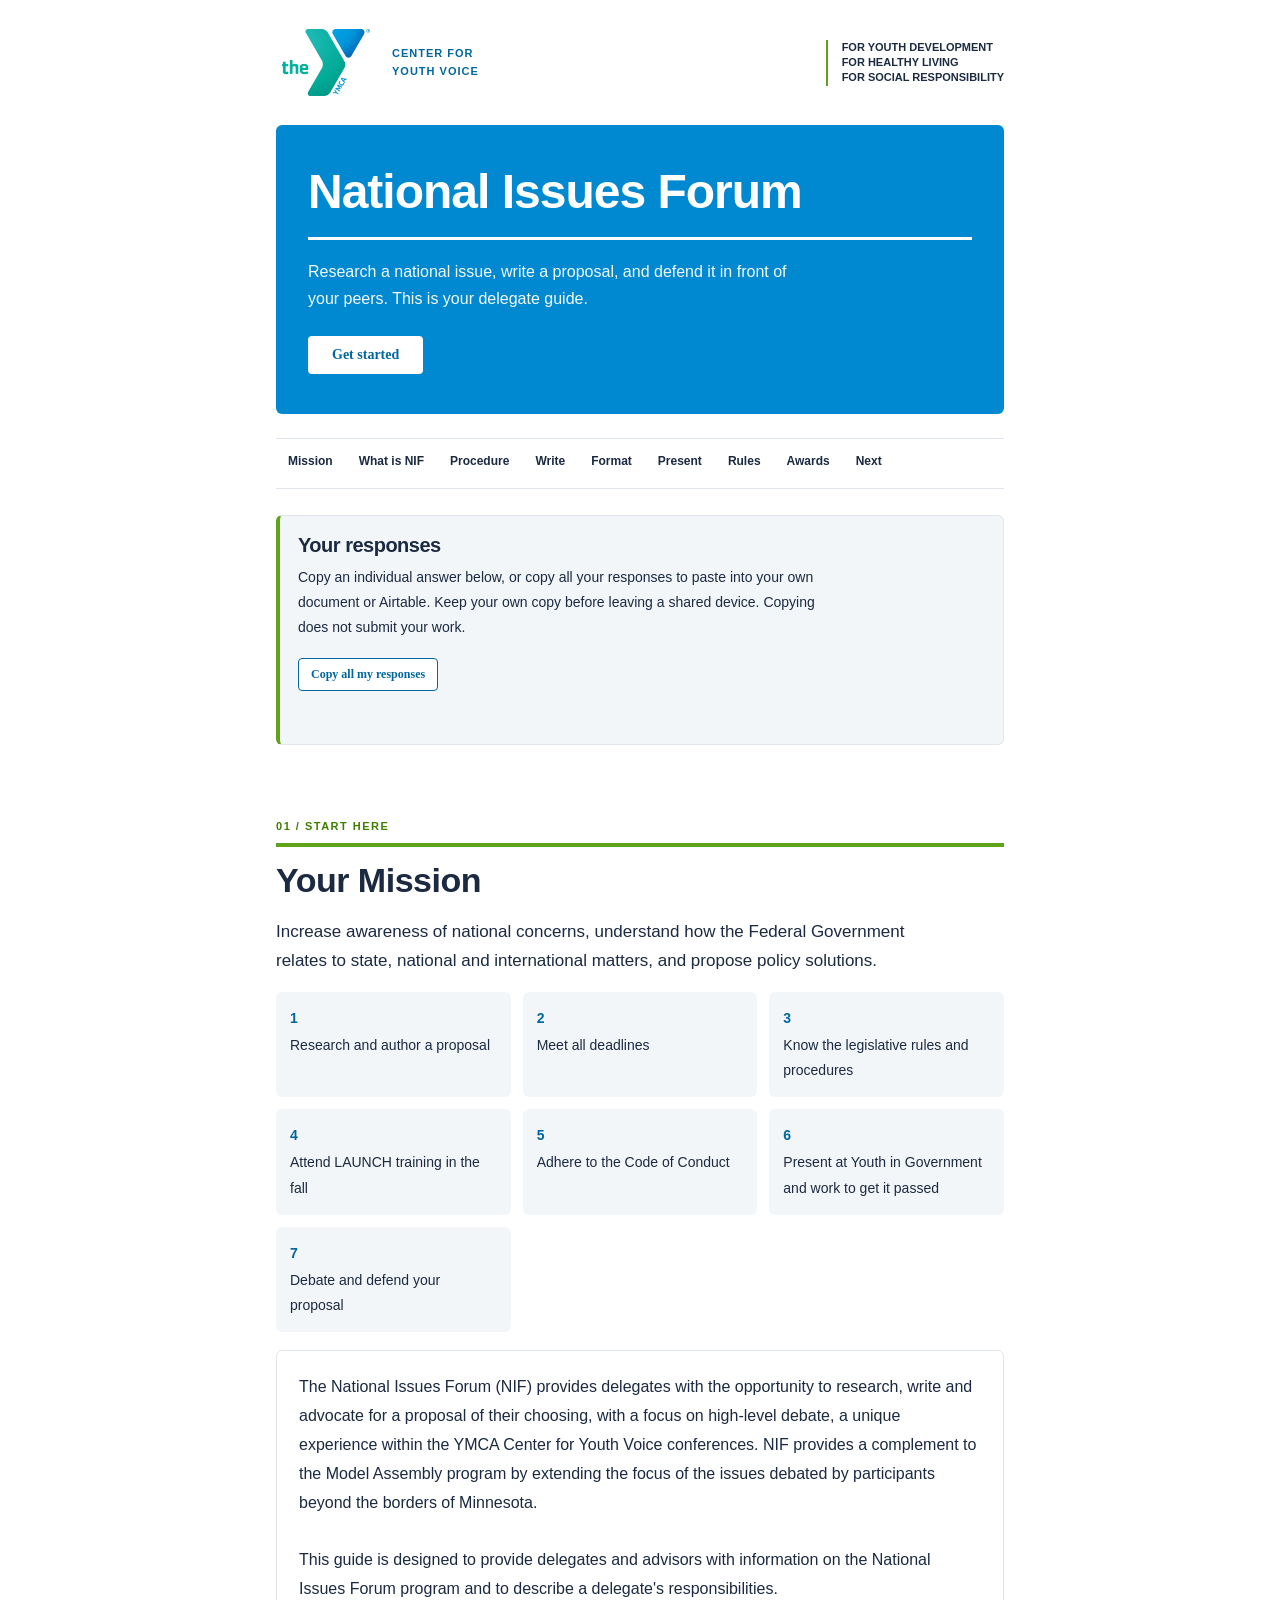
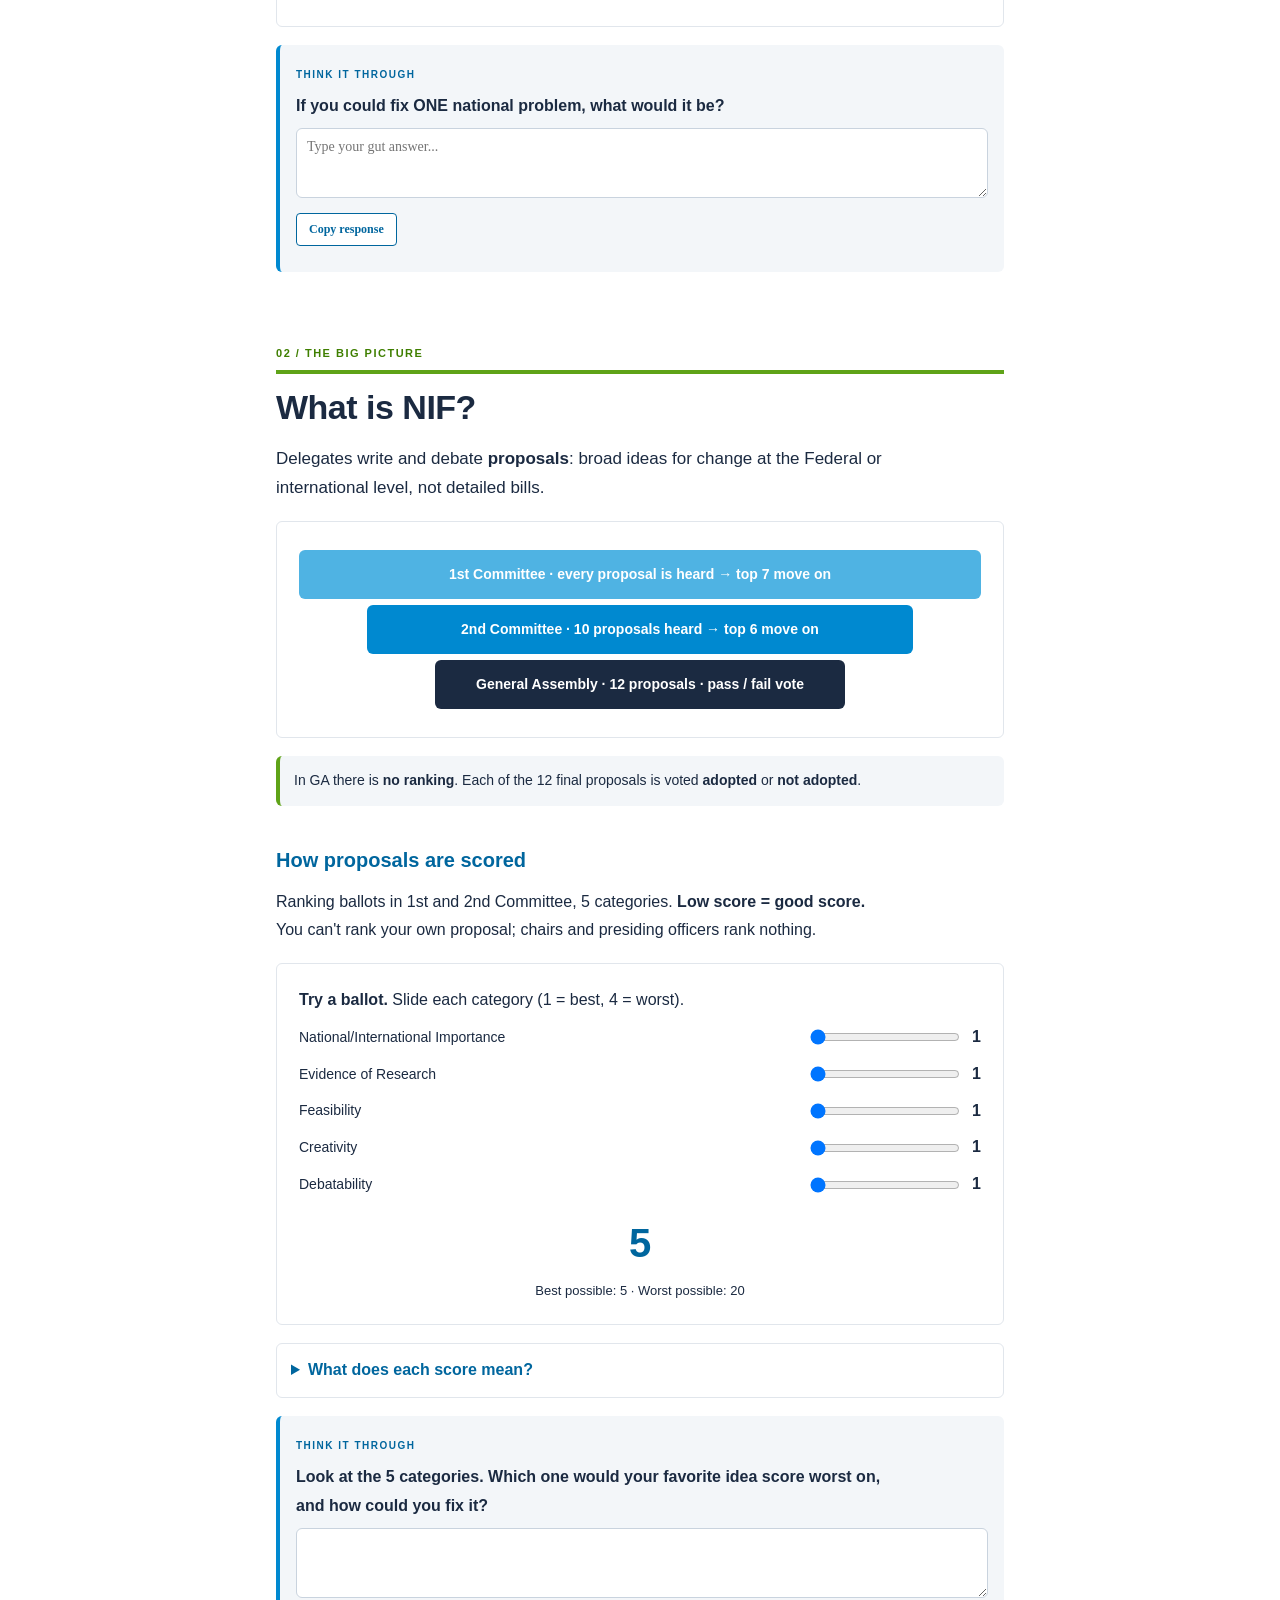
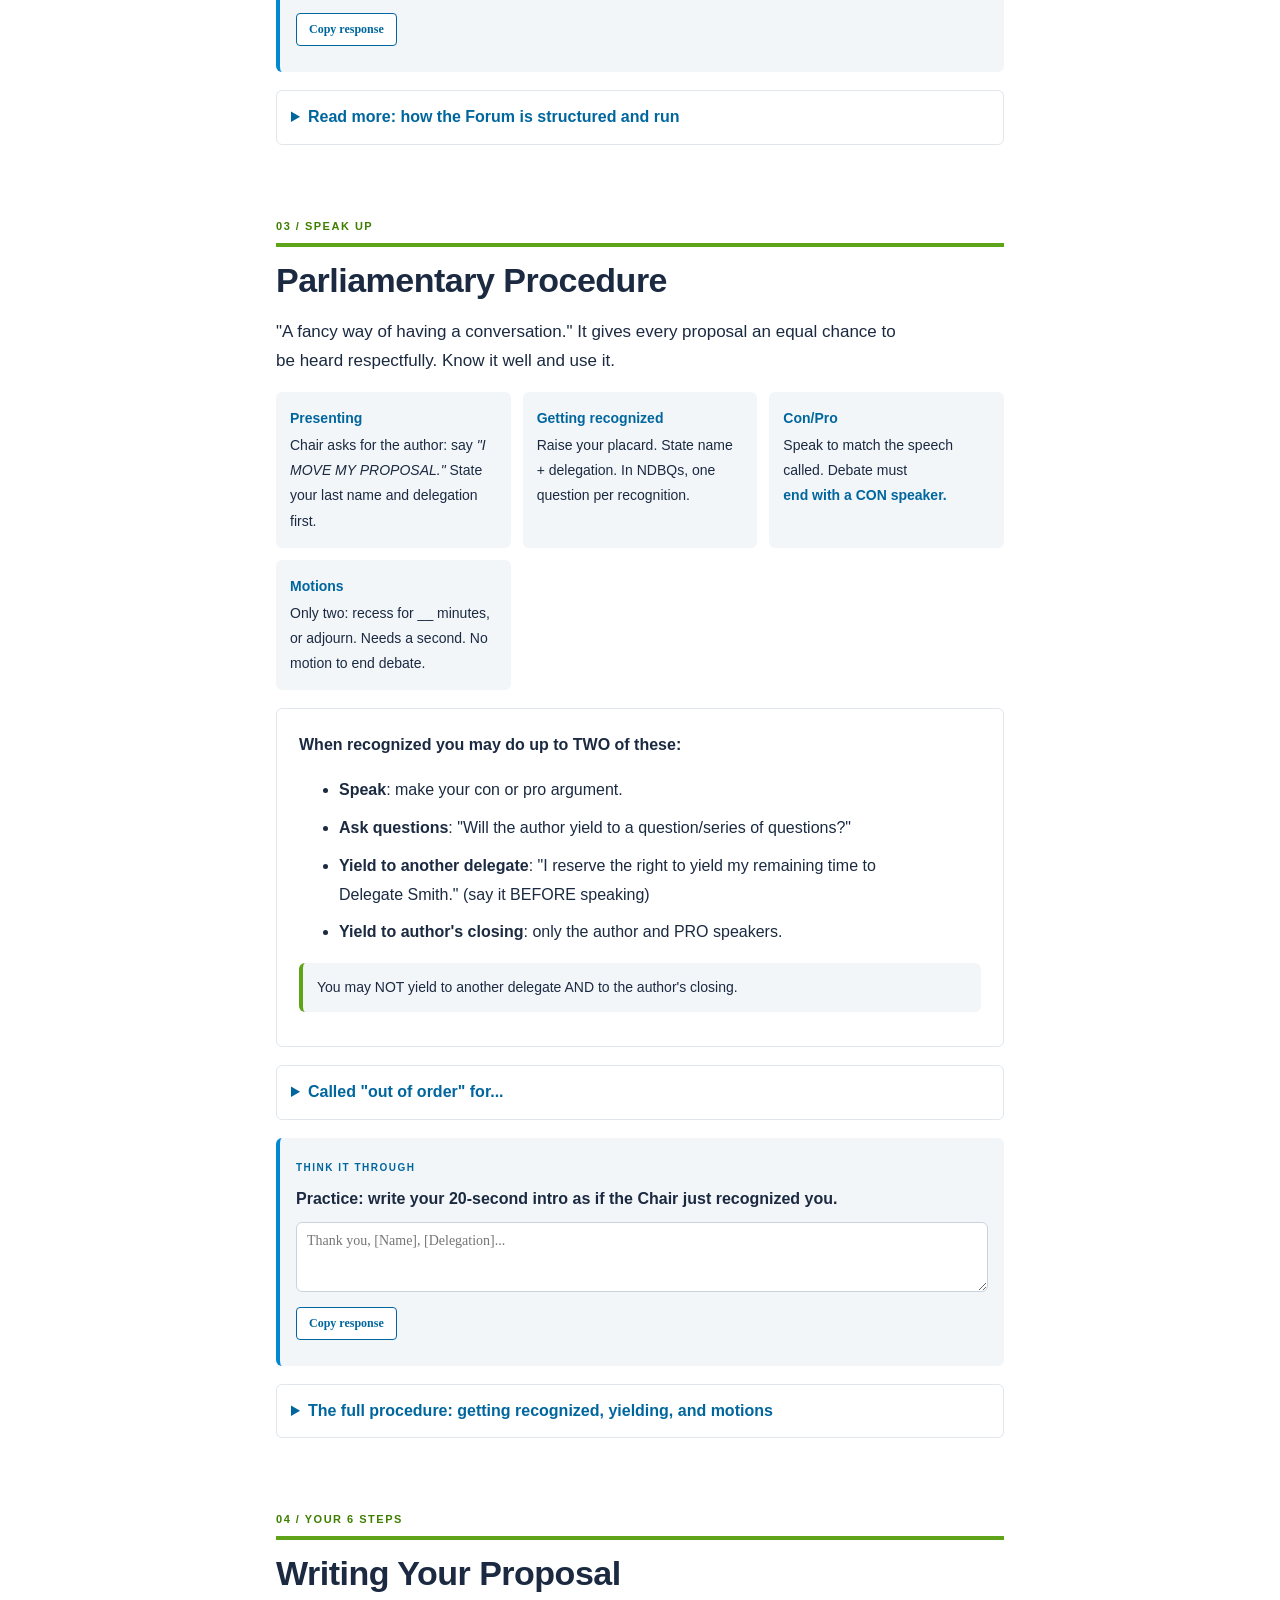
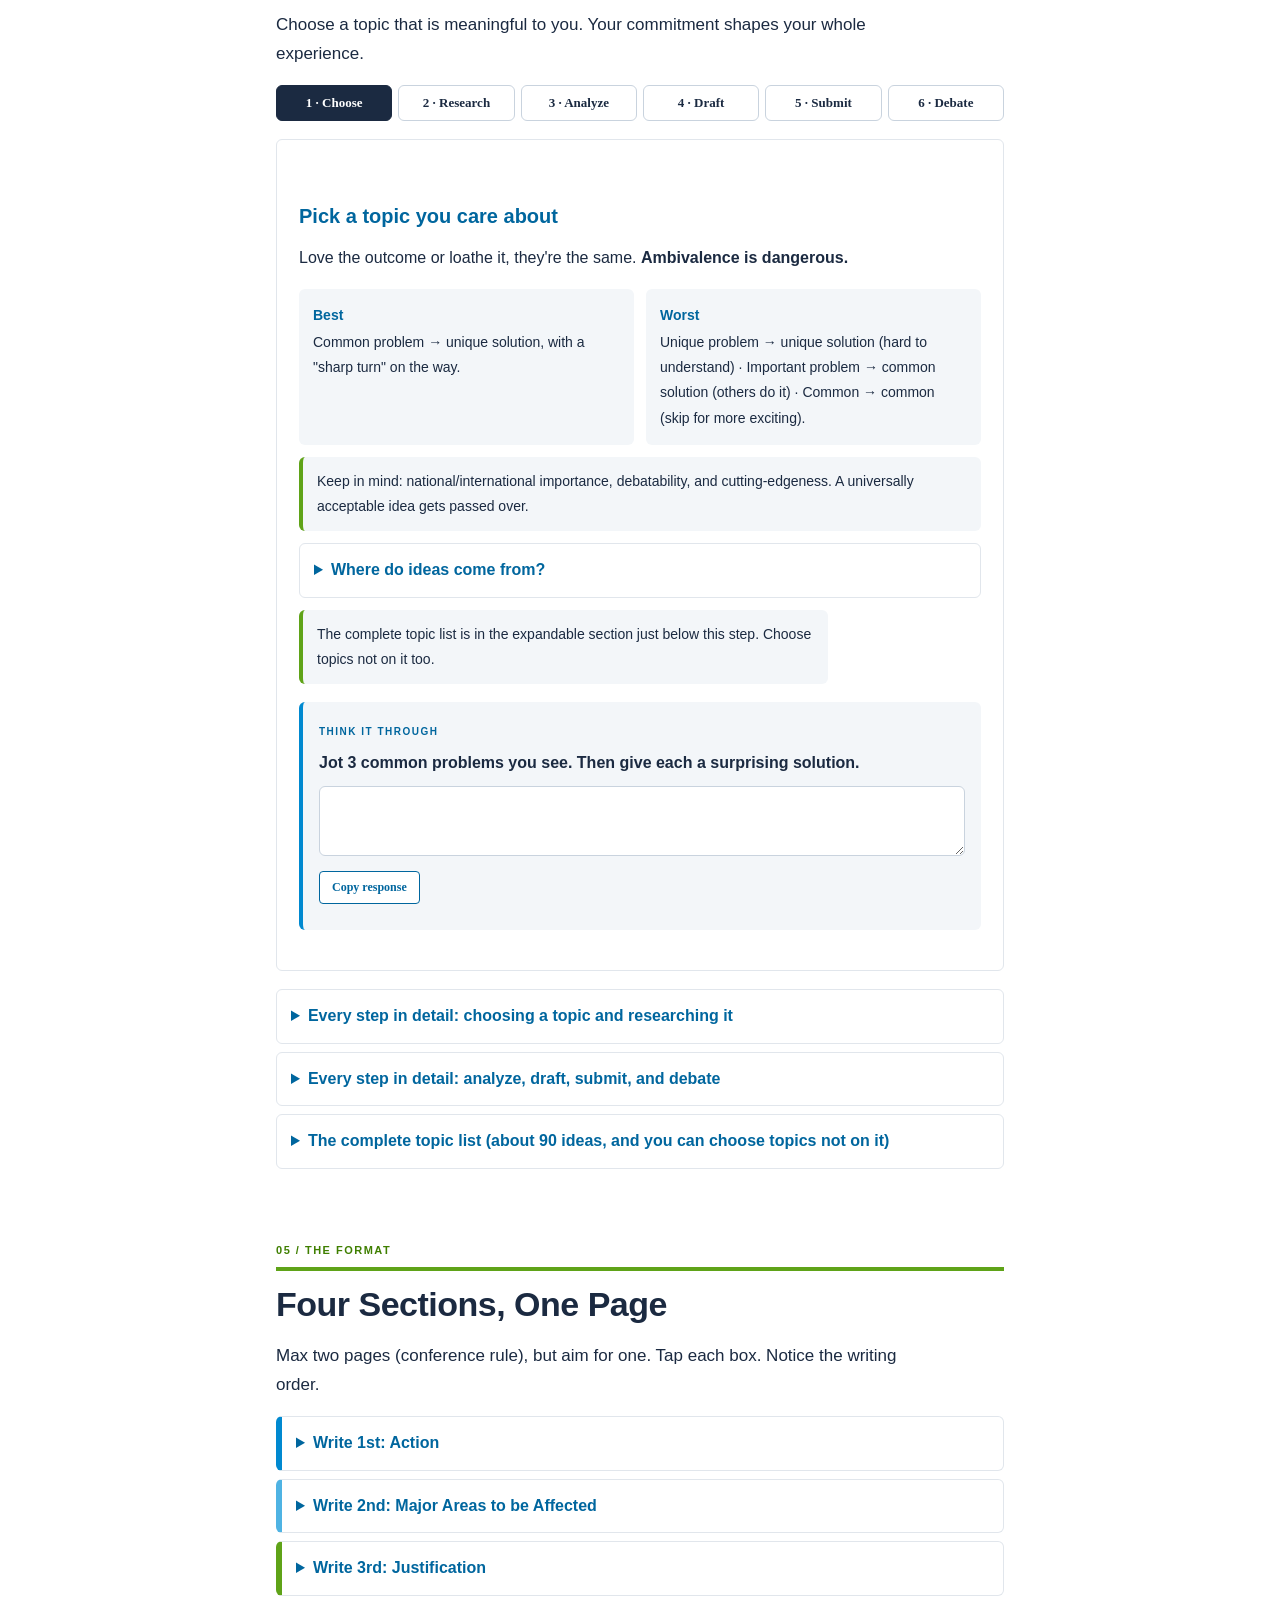
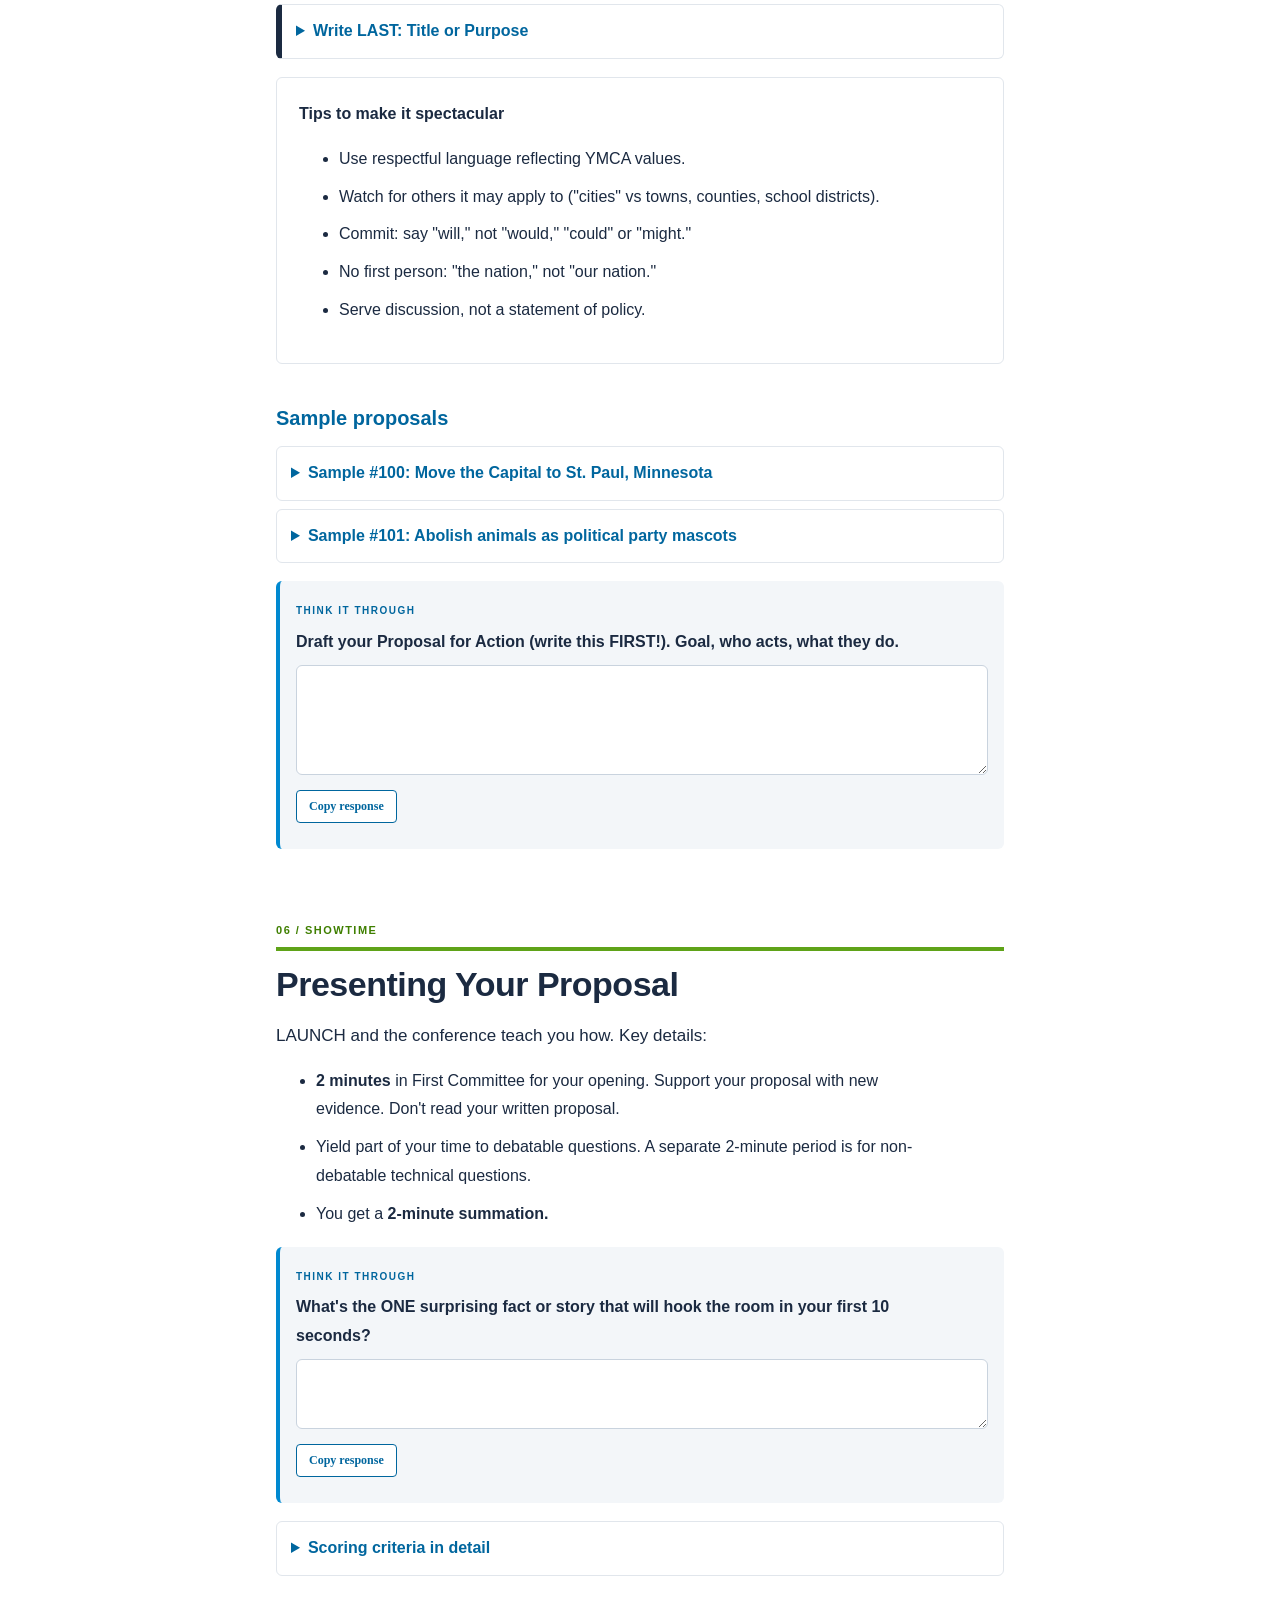
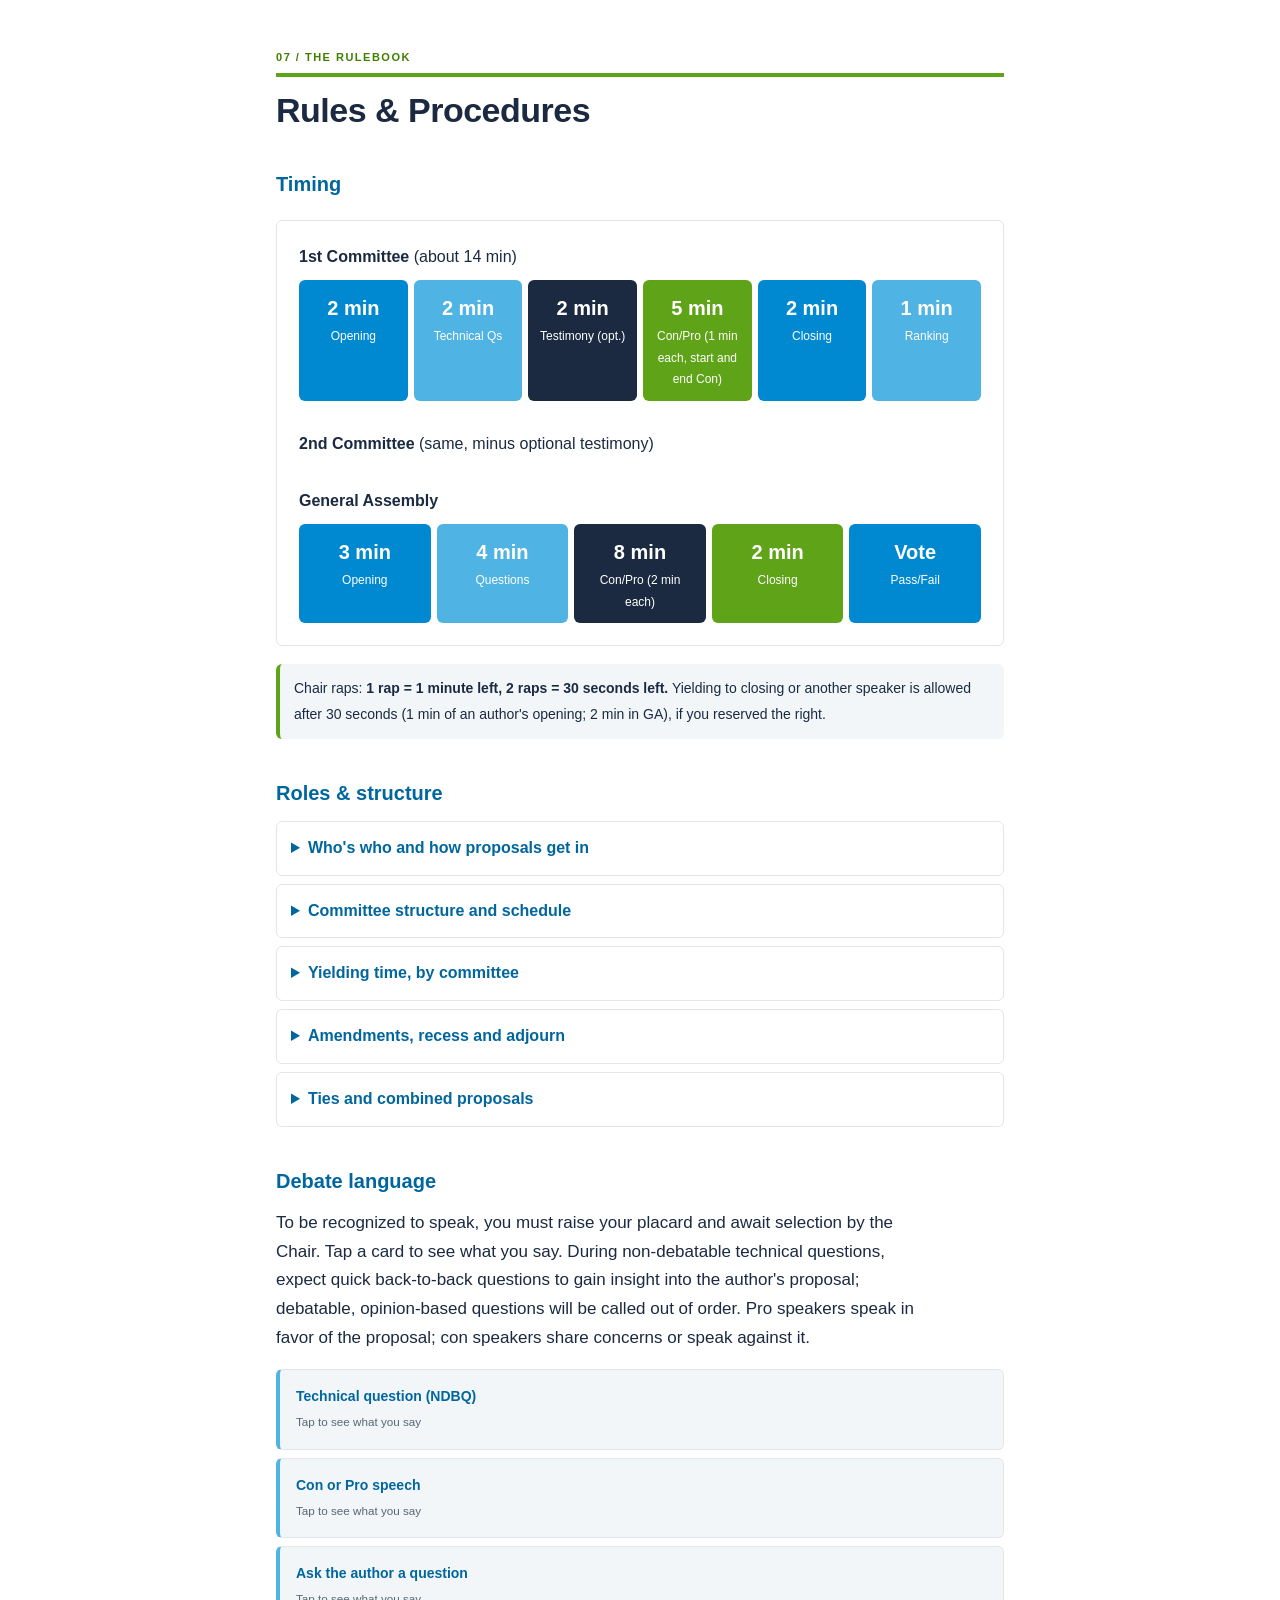
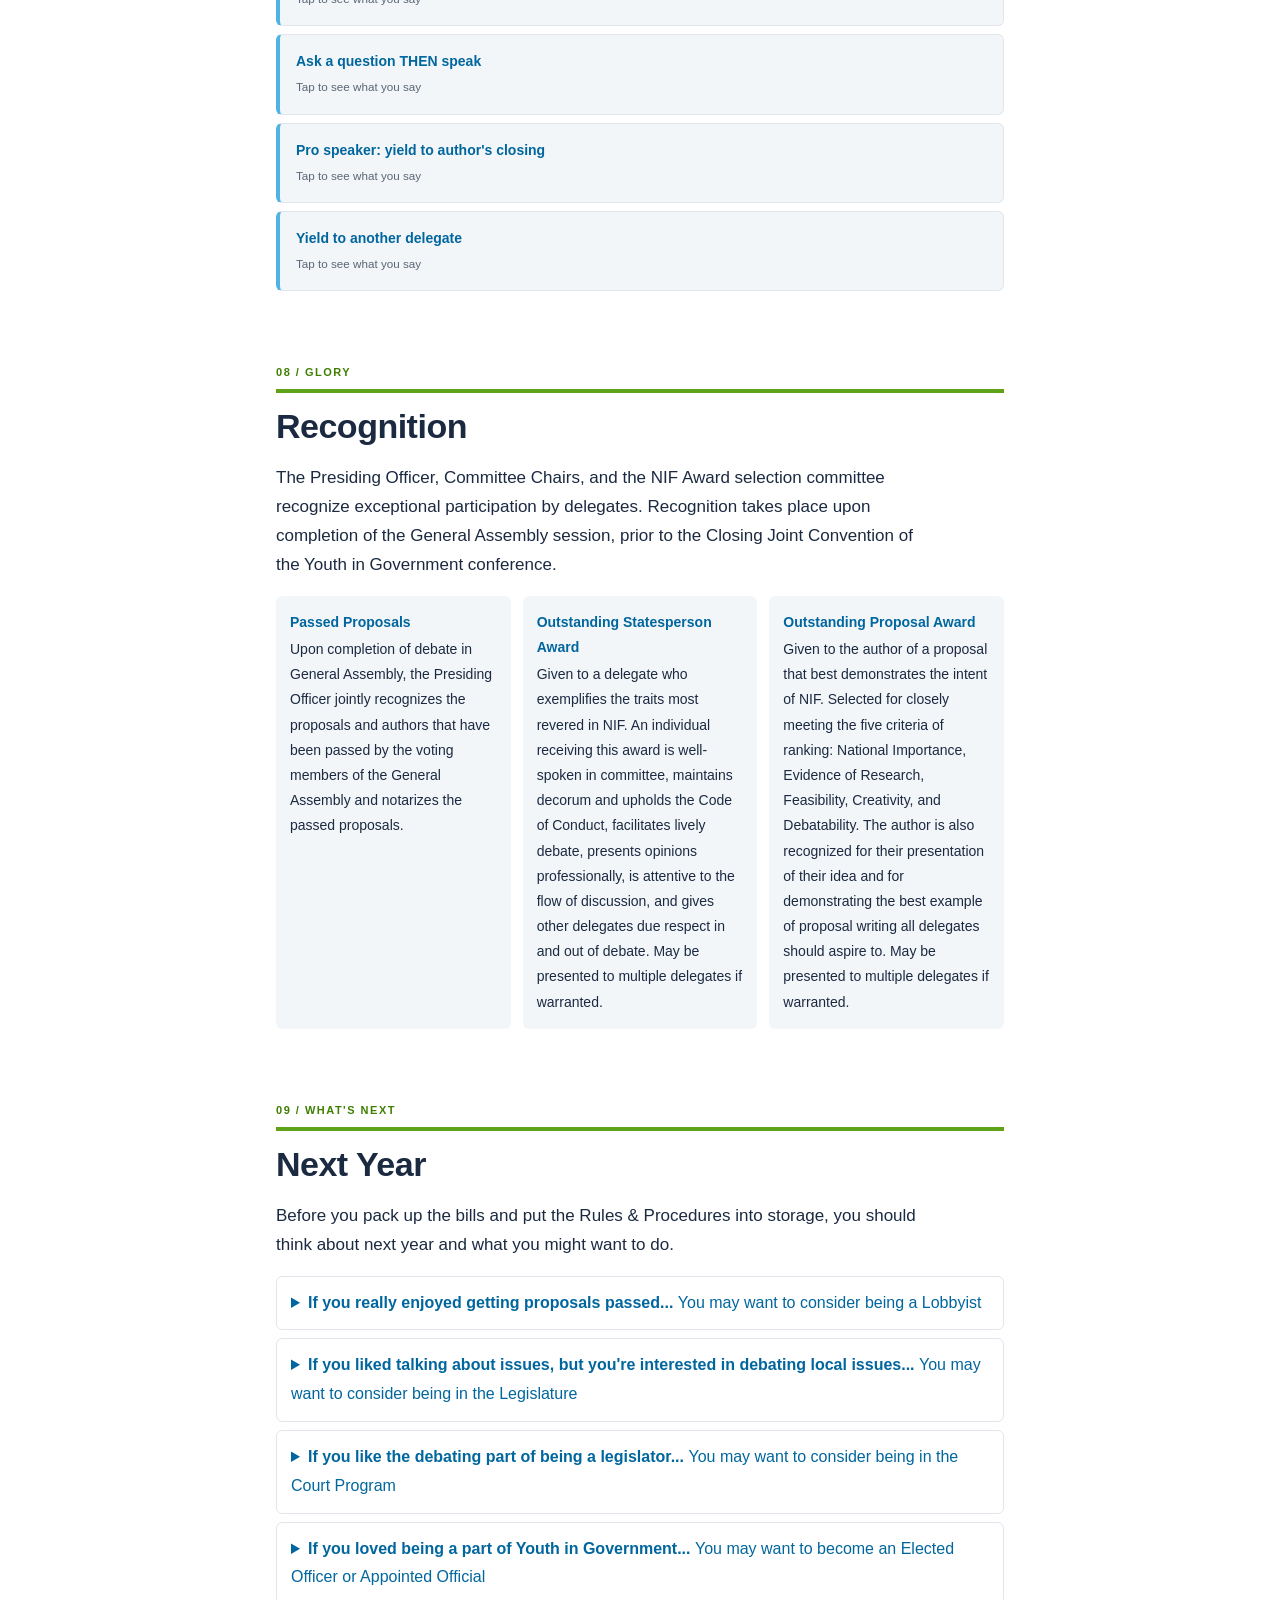
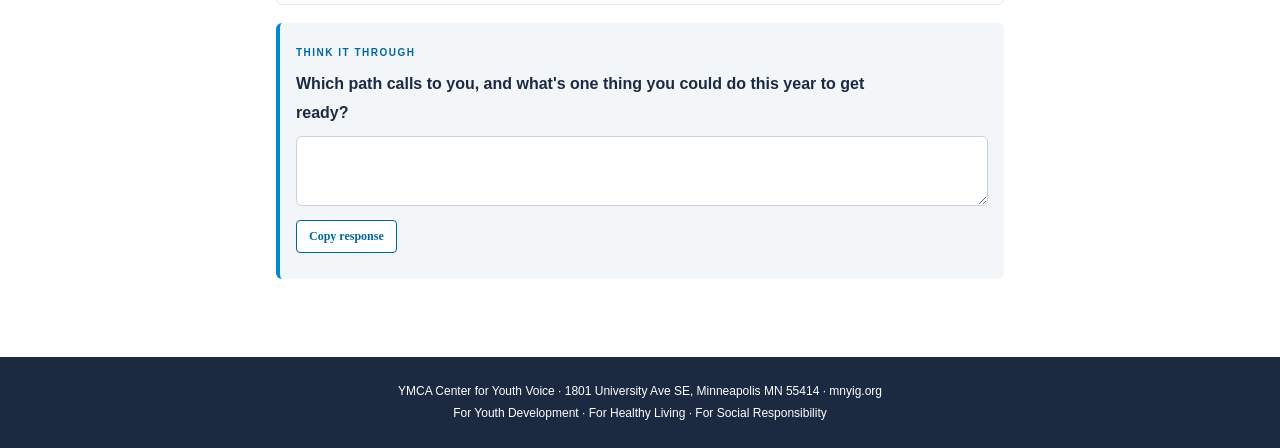
<file: nif-guide.html>
<!DOCTYPE html>
<html lang="en"><head><meta charset="utf-8">
<meta name="viewport" content="width=device-width, initial-scale=1, viewport-fit=cover">
<title>National Issues Forum · Delegate Guide</title>
<style>
:root{--blue:#0060AF;--cyan:#00A5E0;--green:#6CB33F;--purple:#92278F;--ink:#1d2b3a;--bg:#fff;--card:#fff;--line:#d5dfea;--soft:#eef5fb;box-sizing:border-box;padding-top:env(safe-area-inset-top,0px);padding-bottom:env(safe-area-inset-bottom,0px)}
*{box-sizing:border-box}html{scroll-behavior:smooth;scroll-padding-top:60px}
body{margin:0;background:var(--bg);color:var(--ink);font:15px/1.65 Verdana,Geneva,sans-serif}
#bar{position:fixed;top:0;left:0;height:4px;background:var(--green);width:0;z-index:30}
.top{max-width:900px;margin:0 auto;padding:22px 16px 14px;display:flex;justify-content:space-between;align-items:flex-end;gap:12px;flex-wrap:wrap}
.logo{font-weight:bold;color:var(--blue);font-size:15px;line-height:1.2}.logo small{display:block;font-size:11px;letter-spacing:1px;color:var(--purple)}
.brand{display:flex;align-items:center;gap:8px;color:var(--ink);text-decoration:none}.brand img{display:block;width:44px;height:auto}.brand span{font-size:11px;letter-spacing:1px;line-height:1.2}
.tagl{font-size:10px;font-weight:bold;letter-spacing:.5px;color:var(--purple);line-height:1.4;text-align:right}
nav{position:sticky;top:env(safe-area-inset-top,0px);z-index:20;background:var(--bg);border-top:1px solid var(--line);border-bottom:1px solid var(--line);display:flex;gap:2px;overflow-x:auto;padding:4px 10px;justify-content:center}
nav a{color:var(--blue);text-decoration:none;font-size:12px;font-weight:bold;padding:8px 12px;white-space:nowrap;border-bottom:3px solid transparent}
nav a:hover{border-bottom-color:var(--green)}
.hero{max-width:900px;margin:22px auto 0;padding:0 16px}
.hero .in{background:var(--blue);color:#fff;border-radius:22px;padding:44px 32px 40px}
.hero h1{font-size:clamp(30px,7vw,50px);margin:0 0 14px;line-height:1.05;letter-spacing:-.5px;text-transform:uppercase;padding-bottom:16px;border-bottom:2px solid #ffffff90}
.hero p{max-width:560px;margin:0 0 22px;opacity:.95}
.btn{background:#fff;color:var(--blue);border:0;border-radius:99px;padding:11px 24px;font:bold 14px Verdana;cursor:pointer;text-decoration:none;display:inline-block}
button.btn{padding:7px 12px;font-size:12px;border-radius:4px}
main{max-width:900px;margin:0 auto;padding:0 16px 60px}
section{margin-top:52px}
h2{font-size:20px;margin:0 0 14px;color:#fff;background:var(--blue);border-radius:14px;padding:14px 22px;text-transform:uppercase;letter-spacing:.3px}
h3{color:var(--blue);margin:22px 0 8px}
.tag{display:block;color:var(--green);font-size:11px;font-weight:bold;letter-spacing:1.5px;margin-bottom:6px}
.lead{margin:0 0 16px;font-size:16px}
.card{background:var(--card);border:1px solid var(--line);border-radius:10px;padding:18px;margin:12px 0}
.grid{display:grid;grid-template-columns:repeat(auto-fit,minmax(210px,1fr));gap:12px}
.mini{background:var(--soft);border-radius:10px;padding:14px;font-size:14px}
.mini b{display:block;color:var(--blue);margin-bottom:2px}
.tip{background:var(--soft);border-left:4px solid var(--green);border-radius:6px;padding:12px 14px;margin:12px 0;font-size:14px}
.warn{border-left-color:var(--purple)}
.think{background:var(--card);border:1px solid var(--line);border-left:4px solid var(--blue);border-radius:8px;padding:14px 16px;margin:18px 0}
.think::before{content:"THINK IT THROUGH";font-size:10px;font-weight:bold;letter-spacing:1.5px;color:var(--blue)}
.think p{margin:4px 0 8px;font-weight:bold}
textarea{width:100%;min-height:70px;border:1px solid var(--line);border-radius:6px;padding:10px;font:14px Verdana;background:var(--soft);color:var(--ink);resize:vertical}
textarea:focus{outline:2px solid var(--cyan)}
details{background:var(--card);border:1px solid var(--line);border-radius:8px;margin:8px 0;padding:0 14px}
summary{cursor:pointer;padding:12px 0;font-weight:bold;color:var(--blue)}
details>div{padding:0 0 12px;font-size:14px}
.steps{display:flex;gap:6px;flex-wrap:wrap;margin:10px 0}
.steps button{flex:1;min-width:84px;border:1px solid var(--blue);background:var(--card);color:var(--blue);border-radius:8px;padding:9px 4px;font:bold 12px Verdana;cursor:pointer}
.steps button.on{background:var(--blue);color:#fff}
.funnel div{margin:6px auto;padding:12px;border-radius:8px;color:#fff;text-align:center;font-weight:bold;font-size:14px}
table{border-collapse:collapse;width:100%;font-size:13px}td,th{border:1px solid var(--line);padding:8px;text-align:left;vertical-align:top}th{background:var(--soft);color:var(--blue)}
.tw{overflow-x:auto}
.rate{display:flex;align-items:center;gap:10px;margin:8px 0;flex-wrap:wrap}.rate span{flex:1;min-width:170px;font-size:14px}.rate input{width:150px}
.score{font-size:40px;font-weight:bold;color:var(--blue);text-align:center}
.flip{background:var(--soft);border:1px solid var(--line);border-left:4px solid var(--cyan);border-radius:8px;padding:14px 16px;cursor:pointer;margin:8px 0;font-size:14px}
.flip b{color:var(--blue)}.flip small{opacity:.7}.flip.back{border-left-color:var(--green)}
.tl{display:flex;gap:6px;flex-wrap:wrap;margin-top:8px}.tl div{flex:1;min-width:90px;border-radius:8px;padding:10px;color:#fff;text-align:center;font-size:12px}
.tl b{display:block;font-size:20px}
footer{background:var(--blue);color:#fff;text-align:center;font-size:12px;padding:24px 16px;line-height:1.8}

:root{--blue:#0089D0;--cyan:#4FB3E3;--green:#5FA318;--purple:#1B2A41;--ink:#1B2A41;--bg:#fff;--card:#fff;--line:#E1E6EC;--soft:#F3F6F9;color-scheme:light}
body{counter-reset:s;font-size:15px}
.hero .in{border-radius:6px;padding:72px 44px 60px;background:#0089D0}
.hero h1{font-size:clamp(34px,8vw,64px);letter-spacing:-1.5px;border-bottom:3px solid #fff;text-transform:none;font-weight:bold}
.btn{border-radius:4px;color:#00669E}
h2{background:none;color:var(--ink);padding:14px 0 0;border-radius:0;text-transform:none;font-size:32px;letter-spacing:-.5px;border-top:4px solid var(--green)}
.tag{color:#3F7F00}
section .tag::before{counter-increment:s;content:"0" counter(s) "  /  "}
h3,summary,th,.mini b,.flip b{color:#00669E}
nav a{color:var(--ink)}nav a:hover{border-bottom-color:var(--blue)}
.card,.mini,details,.flip,.tip,.funnel div,.tl div,.steps button,.think{border-radius:6px}
.mini{border:0;background:var(--soft)}
.think{background:var(--soft);border:0;border-left:4px solid var(--blue)}
.think::before{color:#00669E}
textarea{background:#fff;border:1px solid #c9d3de}
.tip{border-left-color:var(--green)}
.score{color:#00669E}
.steps button{border-color:#c9d3de;color:var(--ink)}.steps button.on{background:var(--ink);border-color:var(--ink);color:#fff}
.logo{color:var(--ink)}.logo small{color:#00669E}
.tagl{color:var(--ink)}
footer{background:var(--ink)}
details>div p{margin:0 0 12px}details>div h4{margin:18px 0 6px;color:#00669E;font-size:14px}details>div ul{margin:0 0 12px;padding-left:20px}details>div li{margin-bottom:6px}details[open]{border-color:#9ccbe6}details>div{max-width:68ch}body{font-size:16px;line-height:1.8}
main{max-width:760px}
section{margin-top:72px}
h2{font-size:34px;line-height:1.15;margin-bottom:18px}
h3{font-size:20px;margin:36px 0 10px}
h4{margin:22px 0 6px;color:#00669E;font-size:15px}
p,li{max-width:68ch}
p{margin:0 0 16px}
li{margin-bottom:9px}
.lead{font-size:17px;line-height:1.7}
.card{padding:22px;margin:18px 0}
details>div{font-size:15px}
.short{background:#E8F4FB;border-left:4px solid #0089D0;border-radius:6px;padding:12px 16px;margin:0 0 22px;font-size:15px}
.short b{display:block;font-size:11px;letter-spacing:1.5px;color:#00669E;text-transform:uppercase;margin-bottom:2px}
.pyr2{max-width:420px;margin:18px auto}.pyr2 div{margin:6px auto;padding:14px;border-radius:6px;text-align:center;color:#fff;background:#0089D0;font-weight:bold;font-size:13px}.pyr2 small{display:block;font-weight:normal;opacity:.9;margin-top:2px}
.tabset .panel>h3{margin-top:6px;font-size:18px}
.arrow li b{color:#3F7F00;font-weight:bold}
.steps button{font-size:13px}
</style><link rel="stylesheet" href="guide-updates.css"></head><body>
<div id="bar"></div>
<header class="top"><a class="logo brand" id="logo" href="index.html" aria-label="YMCA Center for Youth Voice — guide homepage"><img src="assets/ymca-logo.jpg" alt="The Y — YMCA" width="1200" height="918"><span>CENTER FOR<br>YOUTH VOICE</span></a><div class="tagl">FOR YOUTH DEVELOPMENT<br>FOR HEALTHY LIVING<br>FOR SOCIAL RESPONSIBILITY</div></header>
<div class="hero"><div class="in"><h1>National Issues Forum</h1><p>Research a national issue, write a proposal, and defend it in front of your peers. This is your delegate guide.</p><a class="btn" href="#mission">Get started</a></div></div>
<nav id="nav"></nav>

<main>

<section id="mission"><span class="tag">START HERE</span><h2>Your Mission</h2>
<p class="lead">Increase awareness of national concerns, understand how the Federal Government relates to state, national and international matters, and propose policy solutions.</p>
<div class="grid" id="todo"></div>
<div class="card">The National Issues Forum (NIF) provides delegates with the opportunity to research, write and advocate for a proposal of their choosing, with a focus on high-level debate, a unique experience within the YMCA Center for Youth Voice conferences. NIF provides a complement to the Model Assembly program by extending the focus of the issues debated by participants beyond the borders of Minnesota.<br><br>This guide is designed to provide delegates and advisors with information on the National Issues Forum program and to describe a delegate's responsibilities.</div>
<div class="think"><p>If you could fix ONE national problem, what would it be?</p><textarea data-k="t1" placeholder="Type your gut answer..."></textarea></div></section>

<section id="what"><span class="tag">THE BIG PICTURE</span><h2>What is NIF?</h2>
<p class="lead">Delegates write and debate <b>proposals</b>: broad ideas for change at the Federal or international level, not detailed bills.</p>
<div class="card funnel">
<div style="background:var(--cyan);width:100%">1st Committee · every proposal is heard → top 7 move on</div>
<div style="background:var(--blue);width:80%">2nd Committee · 10 proposals heard → top 6 move on</div>
<div style="background:var(--purple);width:60%">General Assembly · 12 proposals · pass / fail vote</div></div>
<div class="tip">In GA there is <b>no ranking</b>. Each of the 12 final proposals is voted <b>adopted</b> or <b>not adopted</b>.</div>
<h3>How proposals are scored</h3>
<p>Ranking ballots in 1st and 2nd Committee, 5 categories. <b>Low score = good score.</b> You can't rank your own proposal; chairs and presiding officers rank nothing.</p>
<div class="card"><b>Try a ballot.</b> Slide each category (1 = best, 4 = worst).<div id="ballot"></div><div class="score" id="tot">5</div><div style="text-align:center;font-size:13px">Best possible: 5 · Worst possible: 20</div></div>
<details><summary>What does each score mean?</summary><div id="rubric"></div></details>
<div class="think"><p>Look at the 5 categories. Which one would your favorite idea score worst on, and how could you fix it?</p><textarea data-k="t2"></textarea></div><details><summary>Read more: how the Forum is structured and run</summary><div><p>The National Issues Forum is a body of Youth in Government delegates who seek to address policy issues of national and international importance. Ideas presented in NIF will tackle issues that should be handled at the Federal or international policy level. Delegates write and debate proposals, which are broad ideas for change rather than detail-oriented bills that are debated in the legislature.</p>
<p><b>First Committee:</b> each delegate presents a proposal and each proposal is debated.<br><b>Second Committee:</b> only proposals that move on are debated, but all delegates have the opportunity to debate them.<br><b>General Assembly:</b> only the highest-ranked proposals move on to GA, but all delegates have the opportunity to debate them. Proposals are voted on pass/fail.</p>
<p><b>Ballot procedure</b></p><ul><li>The Chair or clerk hands out one ballot to each member of the committee.</li><li>Ranking should be done quickly; delegates total their score at the bottom.</li><li>The Chair or clerk collects ballots to be counted and scored.</li><li>Each member may submit one completed Ranking Ballot per proposal per committee. A low score is a good score; the best possible score is 5 and the worst is 20.</li><li>Members are required to indicate a total score. Failure to note a total score may result in nullification of an individual Ranking Ballot.</li><li>There is no ranking in General Assembly.</li></ul>
<p><b>Proposal hierarchy:</b> all member proposals are heard in each first committee; only 7 move on from each first committee. 10 proposals are heard in each second committee; only 6 move on from each second committee. A total of 12 proposals are heard in General Assembly; each of the 12 final proposals is voted upon and adopted or not adopted.</p>
<p><b>Parliamentary procedure:</b> even though NIF is not a legislative body in state government, it still follows the norms of parliamentary procedure, which you will need to become familiar with. Setting a framework for conversation and debate ensures each proposal has an equal chance at being heard in a respectful manner. Don't panic! It sounds complicated, but it's actually just a fancy way of having a conversation, and we'll teach you all you need to know. Any time you are in your program area (First and Second Committees and General Assembly), you will need to use this form of parliamentary procedure to run the meeting. It plays a major role in keeping meetings on an efficient track, using language and a format familiar to everyone. It's your responsibility to know it well and use it.</p></div></details></section>

<section id="parli"><span class="tag">SPEAK UP</span><h2>Parliamentary Procedure</h2>
<p class="lead">"A fancy way of having a conversation." It gives every proposal an equal chance to be heard respectfully. Know it well and use it.</p>
<div class="grid">
<div class="mini"><b>Presenting</b>Chair asks for the author: say <i>"I MOVE MY PROPOSAL."</i> State your last name and delegation first.</div>
<div class="mini"><b>Getting recognized</b>Raise your placard. State name + delegation. In NDBQs, one question per recognition.</div>
<div class="mini"><b>Con/Pro</b>Speak to match the speech called. Debate must <b>end with a CON speaker.</b></div>
<div class="mini"><b>Motions</b>Only two: recess for __ minutes, or adjourn. Needs a second. No motion to end debate.</div></div>
<div class="card"><b>When recognized you may do up to TWO of these:</b><ul><li><b>Speak</b>: make your con or pro argument.</li><li><b>Ask questions</b>: "Will the author yield to a question/series of questions?"</li><li><b>Yield to another delegate</b>: "I reserve the right to yield my remaining time to Delegate Smith." (say it BEFORE speaking)</li><li><b>Yield to author's closing</b>: only the author and PRO speakers.</li></ul><div class="tip warn">You may NOT yield to another delegate AND to the author's closing.</div></div>
<details><summary>Called "out of order" for...</summary><div>Inappropriate language · not using your placard · not stating name and delegation, debatable NDBQs, or speaking con on a pro speech · referring to a delegate or officer by name. If called out, take your seat unless told otherwise.</div></details>
<div class="think"><p>Practice: write your 20-second intro as if the Chair just recognized you.</p><textarea data-k="t3" placeholder="Thank you, [Name], [Delegation]..."></textarea></div><details><summary>The full procedure: getting recognized, yielding, and motions</summary><div><p>For the most part, the officers and chairs will lead the meetings and tell everyone what to do. Since you are an active participant, you need to know how to get involved.</p>
<p><b>Your turn to present:</b> when the Chair asks if an author is present for your proposal number, you say "I MOVE MY PROPOSAL." Before presenting your opening statement, you must state your last name and delegation.</p>
<p><b>Getting recognized:</b> delegates raising their placards are called on by last name or delegation. If recognized during Non-Debatable Technical Questions (NDBQs), you must state your name and delegation and then ask your question. A non-debatable question seeks to clarify facts about each proposal. You may only ask one NDBQ per recognition, but may be recognized by the presider multiple times. During CON-PRO debate, you must speak in alignment with the intent for which you are recognized. If the Chair announces a "PRO speech," you must speak in support of that proposal; con speakers present arguments against or about shortcomings of the proposal. Debate on a proposal must end with a CON speaker.</p>
<p><b>Yielding to the author's closing:</b> only the proposal author and PRO speakers may yield to the author's summation, and the right to yield must be granted by the Chair before the author or pro-speaker begins talking for the first time, or before any other motion during their time: "I RESERVE THE RIGHT TO YIELD ANY REMAINING TIME TO (MY/THE AUTHOR'S) CLOSING SPEECH."</p>
<p><b>Yielding to another delegate (Second Committee and GA):</b> a speaker may yield time to another delegate who will speak from the same viewpoint. That delegate must come up with the delegate who was recognized and display their placard. The right to yield must be granted by the Chair. The recognized delegate must first request to yield their remaining time to that speaker, and clearly state they are yielding after making their remarks. The second delegate is not allowed to make any other motions, and must state their name and delegation before making a comment. "I RESERVE THE RIGHT TO YIELD ANY REMAINING TIME TO DELEGATE ____." [remarks] "I NOW YIELD TO DELEGATE ____." In both cases, the Chair and/or Clerk records the yielded time and adds it to the author's closing statement time allotment.</p>
<p><b>Motions in committee:</b> the only motions delegates may make are a motion to recess for ___ minutes and a motion to adjourn. If the Chair recognizes you, say "I move to ___" and another delegate must second your motion for it to be recognized and voted on. Delegates may not motion to end debate, due to the con-pro debate cycle.</p></div></details></section>

<section id="write"><span class="tag">YOUR 6 STEPS</span><h2>Writing Your Proposal</h2>
<p class="lead">Choose a topic that is meaningful to you. Your commitment shapes your whole experience.</p>
<div class="steps" id="steps"></div><div class="card" id="stepbody"></div><details><summary>Every step in detail: choosing a topic and researching it</summary><div><p>Each delegate participating in NIF is required to write a proposal. Proposals focus on solutions to problems and issues of importance to our nation. They may be national or international in scope. The most important part of writing a proposal is that you choose a topic that is meaningful to you. The strength of commitment you feel toward your proposal will undoubtedly influence your overall experience in the Model Assembly. Whether your interests lie in the environment, business, education, or social programs, your proposal should be about something you believe in. Writing a proposal is simple if you know a few secrets.</p>
<p><b>Step 1.</b> You should have some level of passion about the topic when you select it. This can be because you genuinely care about the outcome, or because you think it is so important that it must be discussed, even if you don't agree with the topic itself and hate the possible outcome. Love the outcome or loathe the outcome, they are the same. Feeling ambivalent about the outcome is dangerous. It will affect your thinking and the depth you go to in your research.</p>
<p><i>Best way:</i> start with a common problem, propose a unique solution, and take a "sharp turn" on the way to the unique solution to increase interest.<br><i>Worst ways:</i> unique problem + unique solution (can be hard to understand); important problem + common solution (others may also do this); common problem + common solution (skip for more exciting). These are worst because nearly all of them will make an audience more likely to move on to other proposals, at the expense of yours. You will need to make people care about your topic enough to listen to why you want to talk about it.</p>
<p><b>Sources of current issues:</b> the newspaper (hometown daily or the New York Times) is one of the simplest and most accessible sources. See what is trending on your favorite social media platform; many causes use social media to boost their voice. Ask around: friends, family, teachers, librarians and peers all have things that matter to them. Consider any condition that exists in your school, family, community, nation, or world, then propose a solution to end the problem or resolve the issue.</p>
<p>There are many research resources available via the internet, your school library, teachers, or local library. Many delegates begin by reading current periodicals (such as Newsweek or US News &amp; World Report) or newspapers (LA Times, New York Times, Washington Post) to get ideas of current national and international issues.</p>
<p>When considering a topic, keep three things in mind: (1) national or international importance, (2) debatability, and (3) "cutting edgeness." NIF is debate-oriented, so write your proposal with that in mind. You may have a fantastic policy idea, but if it is universally acceptable, it will be passed over in favor of proposals that will have good discussion. In this sense, proposals are much different than bills.</p>
<p><b>Step 2.</b> If you only have a general topic, you may want help coming up with a more specific application. Helpful sources: state or national newspapers, internet, TV news, radio, issue advocacy websites; things that have personally affected you or someone you know; discussions with local leaders, teachers, family and friends. Spend some quality time in research. Know what you are saying and all the possible outcomes. Talk to your teachers, librarians, your Youth in Government advisors, your peers. You need to be excited and confident about your proposal to be successful and to give it the most exposure at the conference. You should have some statistics, some facts, and even some informed testimonies by people who are well informed. The more facts you find now, the better your proposal will be and the easier it will be to address Con speakers during debate. People who have done their work write the best proposals.</p></div></details><details><summary>Every step in detail: analyze, draft, submit, and debate</summary><div>
<h4>Step 3 · Analyze your topic</h4><p>Use the seven analysis points to see if your proposal is checking all the boxes. The guide also provides this as a printout.</p>
<h4>Step 4 · Write a first draft and get feedback</h4><p>Writing a proposal will be simple if you have done your research.</p><ul><li>Proposals should not be more than one page (typed) and consist of four sections: Title, Major Areas to be Affected, Justification, and Proposal for Action.</li><li>The format is designed to allow for creativity and persuasive argumentation. Proposals are a written idea, not rigid legislation.</li><li>All proposals must follow this format and be approved by delegation directors before submission.</li><li>Your proposal cannot exceed two pages (conference requirement) but really shouldn't be longer than one page, for clarity and conciseness.</li></ul>
<h4>Step 5 · Write the final draft and submit online</h4><p>After you've passed your proposal around for feedback and made any necessary changes, write your final draft.</p><ul><li>Use your assigned template on Airtable, which has a variety of text boxes. Copy the content, section by section, from your text document and paste it into each corresponding text box.</li><li>Airtable has the capabilities for back-and-forth editing. Your Delegation Director may review it and give you instructions or conditions to fulfill before it can be submitted to the State Office for publication in the Session Book.</li><li>Submit before the posted deadline so your Delegation Director can review and suggest final improvements. Plan ahead in case of technical difficulties.</li><li><b>If you do not "finalize" your proposal and send it to your Delegation Director, it will not be printed in the Session Book.</b></li><li>It is strongly encouraged that you bring a printed and digital version to Youth in Government, just in case something goes wrong.</li></ul>
<h4>Step 6 · Final research and debate</h4><p>Even though you have finished writing, your work is not over. Just because your proposal looks good doesn't mean it is going to pass. You must convince your fellow NIF delegates at Model Assembly that your topic is worth talking about.</p><p><b>Before Model Assembly:</b></p><ul><li>Interview a city councilperson, school board member, senator, representative, lawyer, or somebody with experience in public policy who can help with final preparation and organizing debate.</li><li>Ask these people to attend a meeting of your delegation to critique and comment on the proposals of all the delegates.</li><li>Seek out opposing views and take notes.</li></ul><p><b>Debate it with your delegation.</b> Ask your delegation for time to debate your idea to fine-tune it. Usually most delegations set aside time for this, but you may need to talk to your Delegation Director or Chair.</p><ul><li>You are looking for weak points, so be open to arguments against it.</li><li>Deliberating with peers can help you clean up last messy sections.</li><li>Write down areas you may need to address as you go along.</li></ul></div></details><details><summary>The complete topic list (about 90 ideas, and you can choose topics not on it)</summary><div>America's participation in trade agreements · Banning tobacco products (cultivation, manufacturing, sale, import/export of) · Campaign finance reform · Chemical castration for child offenders · Climate change response · Creating a carbon tax · Criminalizing/decriminalizing abortion · Cuban-American relations · Drafting U.S. prison inmates to serve in the U.S. Military · Debt ceiling regulation · Equal Rights Amendment · Federal Welfare · Federal mass transportation or highway construction · Female registration with the U.S. Selective Service · Fighting terrorism and terroristic threats · Firearms/Second Amendment · Free trade of pharmaceutical products/prescription drugs · Funding for prevention and rehabilitation programs for underage drinkers · The Kyoto Protocol · Grace period for adoption · Gun violence · Hate Crime legislation · Indecency fines levied by the FCC on broadcast television · Israeli/Palestinian foreign relations · Mandatory minimum sentences · No Child Left Behind Act · Oil drilling in the Arctic National Wildlife Refuge · Option of parole for federal crimes/offenses · Organ transplants for incarcerated federal, state, and county prisoners · Pharmacist distribution of medicine prescribed by a medical doctor · Presidential power to call for a referendum · Presumed consent for organ donation · Affirmative Action in college admissions · Artificial Insemination database · Deportation of illegal immigrants · Direct election of the President/Abolish Electoral College · Domestic spying prohibition without warrant/Domestic surveillance · Tax release requirements for public officials · Election Day voter registration · English proficiency exams for non-English speaking legalized immigrants in grades K-12 · Ethanol production and utilization · Flag defamation · Funding for high schools based on dropout rates · High school graduation requirements · HIV testing in high schools · Required service in the military · Immigration policies and reform · Mandatory voting/7-Day voting period · National Port security · Observance of race and gender-based history months · Parent/Guardian presence required for interrogation of mentally disabled · Cybersecurity methods and technology · Piracy, on water · Printing pertinent identifying numbers on insurance cards · Recognize Hamas and the Palestinian Government · Refugee treatment and resettlement policies · Renewable energy technology and funding · Rights of American forces detainees · School safety · Setting a protocol for Federal School Funding based on student performance · Solvency of Social Security · Stem Cell Research · Trigger locks on firearms · U.S. Humanitarian Aid to African nations · U.S. Nuclear Arsenal Disarmament/Nuclear non-proliferation treaty · United Nations as primary agent for war on terrorism · Voting rights, disenfranchisement</div></details></section>

<section id="format"><span class="tag">THE FORMAT</span><h2>Four Sections, One Page</h2>
<p class="lead">Max two pages (conference rule), but aim for one. Tap each box. Notice the writing order.</p>
<div id="fmt"></div>
<div class="card"><b>Tips to make it spectacular</b><ul><li>Use respectful language reflecting YMCA values.</li><li>Watch for others it may apply to ("cities" vs towns, counties, school districts).</li><li>Commit: say "will," not "would," "could" or "might."</li><li>No first person: "the nation," not "our nation."</li><li>Serve discussion, not a statement of policy.</li></ul></div>
<h3>Sample proposals</h3>
<details><summary>Sample #100: Move the Capital to St. Paul, Minnesota</summary><div><b>Author:</b> John Doe · <b>Delegation:</b> International Falls YMCA<br><b>Title:</b> To move the Capital of the United States of America from Washington, District of Columbia, to St. Paul, Minnesota<br><br><b>Major areas to be affected:</b> US Federal government, Minnesota state government, federal government staff and employees, state and local infrastructure, US citizens, and citizens living in the United States<br><br><b>Justification:</b> The United States Capital is the proverbial center of the country. Washington, D.C. is nowhere near the physical center of the United States and is prone to extreme weather catastrophes. Although the likelihood of tropical storms directly impacting Washington, D.C. is relatively low, it is even lower in Minnesota because of its geographical location. Minnesota is also a tectonically inactive state and the likelihood of an earthquake taking place is extremely low. According to U.S. News and World Reports, Minnesota is ranked 20th for best overall economic stability, 7th for best overall healthcare, 13th for best public education, and 2nd for best quality of life. Moving the Capital to Minnesota would mean that the center of the nation is one of the best states, based on statistics. The D.C. population as of 2017 is 693,972. The American Community Survey estimates that the population density as of 2013 is 10,528 people per square mile, whereas in Minnesota, the population density is about 68 people per square mile. With a large population density, limited space, and rising housing costs, it does not make sense to have the Capital of the United States of America to be in Washington, D.C.<br><br><b>Proposal for action:</b> Create a third city in Minnesota near the Twin Cities to be the Capital of the United States, creating the triple cities, if you will. There will be a general election to name this new city. All working government officials and agencies will be stationed in the new Capital. All federal government buildings will be rebuilt in the new Capital. The current federal government buildings in Washington DC will instead be converted into local government buildings. The new capital city will abide by Minnesota state laws. All historic landmarks and historic sites will remain in their current locations. Washington DC will remain as a separate district and will not join any of its neighboring states.</div></details><details><summary>Sample #101: Abolish animals as political party mascots</summary><div><b>Author:</b> Tony the Tiger · <b>Delegation:</b> Sugarland<br><b>Title:</b> To abolish the use of animals as political party mascots in the United States.<br><br><b>Major areas to be affected:</b> The Republican and Democrat parties and all their State-run counterparts, The Modern Whig Party, the Prohibition Party, any other national or state political party that uses an animal mascot, and party members of these various organizations.<br><br><b>Justification:</b> In 2008, the Xcel Energy Center in St. Paul, Minnesota was host to the largest political party convention in United States history, the Republican National Convention. That same year, Denver Colorado hosted another large political gathering, the Democratic National Convention. These events were attended by hundreds of thousands of people, who used countless number of flyers, stickers and various other decorations and materials that used depictions of defenseless animals. When these events ended, thousands of injured and neglected animals were recovered from the floors of the stadiums.<br>These animals, such as the "Republican Elephant" and the "Democrat Donkey" are often stacked in piles waist high, until they can be distributed to party members at various events and meetings. They are put on stickers and banners, often hung at dangerous heights for extended periods. In addition, other less regulated national political parties, like the Modern Whig Party, that uses an Owl mascot, and the Prohibition Party, that uses a Camel, may be using these animals in other ways that are adverse to the health of the animal. Elephants and Donkeys deserve the same humane and ethical treatment that a human mascot would, whether they be in print form or in other forms of media.<br><br><b>Proposal for action:</b> Animals in the United States that are used as political party mascots shall immediately be given ethical and humane treatment by their users. These animals will be allowed frequent and fulfilling periods of relaxation to reduce stress and ensure longevity. Any noncompliance or continued abuse will be illegal. Political parties will immediately begin a gradual decline in the frequency of use of animal logos. Any use of animals as political party mascots in the United States will become illegal following the next federal election.</div></details>
<div class="think"><p>Draft your Proposal for Action (write this FIRST!). Goal, who acts, what they do.</p><textarea data-k="t4" style="min-height:110px"></textarea></div></section>

<section id="present"><span class="tag">SHOWTIME</span><h2>Presenting Your Proposal</h2>
<p class="lead">LAUNCH and the conference teach you how. Key details:</p>
<ul><li><b>2 minutes</b> in First Committee for your opening. Support your proposal with new evidence. Don't read your written proposal.</li><li>Yield part of your time to debatable questions. A separate 2-minute period is for non-debatable technical questions.</li><li>You get a <b>2-minute summation.</b></li></ul>
<div class="think"><p>What's the ONE surprising fact or story that will hook the room in your first 10 seconds?</p><textarea data-k="t5"></textarea></div><details><summary>Scoring criteria in detail</summary><div><p>In NIF, every author presents their proposal and has the opportunity to comment on other proposals throughout the conference. At LAUNCH and at the conference you will be offered training on how to present your proposal. Delegates may write and read their opening introduction, but your 2 minutes are for supporting your proposal and presenting additional evidence. Do not restate or read your written proposal.</p>
<p>Every proposal is ranked after it is heard in forum, on five criteria, from best to worst on a scale of 1 to 4 (1 = best score in category, 4 = worst). It is to your benefit to consider the ranking criteria when preparing your proposal.</p>
<p><b>Evidence of Research:</b> Is there research cited? Is it evident that the author has the facts to support the proposal and gives a well-prepared presentation? The ideal presentation would be both informative and well supported.</p>
<p><b>Debatability:</b> Is there ample room for argumentation on the proposal? Does it spark emotional or logistical debate? Ideally proposals will encourage intense and energetic debate on both sides of the issue presented.</p>
<p><b>Feasibility:</b> Did the author describe a practical way of enforcing or implementing the action to be taken? The ideal presentation will detail methods for implementing the suggested policy changes.</p>
<p><b>National/International Relevance:</b> Is the issue of national or international importance? Determining relevance is subjective. This criterion is partially intended to downgrade proposals that are not national or international in scope (issues that are purely local or state).</p>
<p><b>Creativity:</b> Does this proposal present a new or creative way of looking at an issue? The ideal proposal will be both creative and practical in the way it addresses the issue at hand.</p></div></details></section>

<section id="rules"><span class="tag">THE RULEBOOK</span><h2>Rules & Procedures</h2>
<h3>Timing</h3>
<div class="card"><b>1st Committee</b> (about 14 min)<div class="tl" id="tl1"></div><br><b>2nd Committee</b> (same, minus optional testimony)<br><br><b>General Assembly</b><div class="tl" id="tl3"></div></div>
<div class="tip">Chair raps: <b>1 rap = 1 minute left, 2 raps = 30 seconds left.</b> Yielding to closing or another speaker is allowed after 30 seconds (1 min of an author's opening; 2 min in GA), if you reserved the right.</div>
<h3>Roles & structure</h3>
<details><summary>Who's who and how proposals get in</summary><div><b>Presiding Officer:</b> elected the prior year by the members of NIF. Expected to select all appointed officials and attend training sessions to prepare for Youth in Government. Serves as chair of General Assembly.<br><b>Appointed Officials:</b> four Committee Chairs, who chair First and Second Committee and serve as Committee Clerks during General Assembly; one Administrator, who tracks and monitors the movement and progression of proposals throughout the conference. Appointed officers are required to attend training sessions identified by the Presiding Officer.<br><b>Members:</b> must be registered participants in the Model Assembly conference. Membership is open to students in grades 10 to 12. Members prepare one proposal each and attend Fall LAUNCH Training in advance of the conference.<br><b>Proposals:</b> may not be introduced until reviewed by the Center for Youth Voice State Office and in compliance with the Center for Youth Voice Code of Conduct. Proposals should consider a topic of national or international importance and are assigned to a committee by the officers. In First and Second Committees they are evaluated on Ranking Ballots by members.</div></details><details><summary>Committee structure and schedule</summary><div><b>First Committee:</b> Committee Chairs who are Appointed Officers preside. Proposals are scored on Ranking Ballots provided; each member may submit one per proposal. The first seven proposals with the best scores in each First Committee move on to Second Committee. First Committee takes place Thursday and Friday morning. Lobbyists and cabinet members may give up to one minute of testimony per individual proposal.<br><b>Second Committee:</b> Appointed Officers preside and serve as Committee Clerks. Proposals are scored on Ranking Ballots; one per member per proposal. The first six proposals with the best scores from each Second Committee move on to General Assembly. Second Committee takes place Friday and Saturday morning.<br><b>General Assembly:</b> the Presiding Officer presides; Appointed Officers rotate as committee clerks. Proposals are voted upon by the members of the Assembly, one vote per proposal per member. The docket is in order of rank, with the best-ranking proposal from Second Committee presenting first. Proposals that pass are signed and sealed by the Presiding Officer as the final order of business on Saturday afternoon.</div></details><details><summary>Yielding time, by committee</summary><div><b>First Committee.</b> During the author's opening speech, the author may yield time to the Chair, or to questions, at any point. After 1 minute of speaking, the author may yield remaining time to their closing, as long as they reserved that right when first recognized. During con/pro debate, a speaker may yield time at any point to the chair or to questions. After speaking for 30 seconds, a speaker may yield remaining time to the author's closing summation, as long as they reserved that right when first recognized. During the author's opening speech, the committee chair gives 1 rap to indicate 1 minute is left and 2 raps to indicate 30 seconds are left.<br><br><b>Second Committee.</b> Same as First, except that during con/pro debate, after 30 seconds a speaker may yield remaining time to the author's closing summation <i>or to another speaker from the same viewpoint</i>, as long as they reserved that right when first recognized. The chair may give the same 1-rap and 2-rap signals.<br><br><b>General Assembly.</b> An author may yield time to the Chair at any point. After 2 minutes an author may yield time to their summation speech, as long as they reserved that right when first recognized. A speaker during debate may yield time to the Chair at any point, and may yield to the author's summation speech or another NIF delegate, as long as they reserved that right when first recognized. To yield to another speaker, the recognized speaker must tell the Presiding Officer they will be yielding time to delegate "Last Name" before making a statement or asking questions. Example: "Will the author yield to questions? And I reserve the right to yield the remainder of my time to delegate 'Smith.'"<br><b>Clarifications:</b> a speaker is limited to two actions: they may ask questions of the author and yield to the author's summation, or make a statement and yield to another delegate, but not more than two actions in one speech. A delegate who has been yielded time from another delegate can only take one action (ask questions of the author or speak). The presider may give 1 rap for 1 minute left and 2 raps for 30 seconds left.</div></details><details><summary>Amendments, recess and adjourn</summary><div><b>First Committee:</b> amendments may be made only by the author, and must be made before the proposal is considered in First Committee. The author must supply each delegate with a copy of the amendment if it is 10 words or more. Amendment forms are available to authors after consulting with their First Committee Chair.<br><b>Second Committee:</b> amendments may be made only by the author. They must be proposed to the Committee Chair after the proposal has been heard and ranked in First Committee but before it has a hearing in Second Committee. The author must bring a copy to the Committee Chair for review to ensure it is germane and does not alter the intent of the proposal. If considered germane, the author may offer the amendment during the presentation of their proposal. It must be voted on by the Second Committee and must pass by a majority vote. If the amendment is more than 10 words, the author must provide a hard copy for each committee member prior to the vote.<br><b>General Assembly:</b> amendments are not in order.<br><b>Recess or adjourn:</b> any member of NIF may make a motion to recess or adjourn if recognized by the chair. The motion may be voted on at the discretion of the chair and requires a second by another delegate and a voice vote.</div></details><details><summary>Ties and combined proposals</summary><div><b>Ties in ballot ranking:</b> in the case of a tie to two decimal points in the average ballot score, both proposals will move forward.<br><b>Combining proposals:</b> if two proposals inadvertently have identical topics and are in the same committee, they may combine on the agreement of the involved parties and at the discretion of the Presiding Officer. Combining proposals is discouraged; delegates should make every effort to present a unique idea to the National Issues Forum.</div></details><h3>Debate language</h3>
<p class="lead">To be recognized to speak, you must raise your placard and await selection by the Chair. Tap a card to see what you say. During non-debatable technical questions, expect quick back-to-back questions to gain insight into the author's proposal; debatable, opinion-based questions will be called out of order. Pro speakers speak in favor of the proposal; con speakers share concerns or speak against it.</p><div id="lang"></div></section>

<section id="recog"><span class="tag">GLORY</span><h2>Recognition</h2>
<p class="lead">The Presiding Officer, Committee Chairs, and the NIF Award selection committee recognize exceptional participation by delegates. Recognition takes place upon completion of the General Assembly session, prior to the Closing Joint Convention of the Youth in Government conference.</p><div class="grid"><div class="mini"><b>Passed Proposals</b>Upon completion of debate in General Assembly, the Presiding Officer jointly recognizes the proposals and authors that have been passed by the voting members of the General Assembly and notarizes the passed proposals.</div><div class="mini"><b>Outstanding Statesperson Award</b>Given to a delegate who exemplifies the traits most revered in NIF. An individual receiving this award is well-spoken in committee, maintains decorum and upholds the Code of Conduct, facilitates lively debate, presents opinions professionally, is attentive to the flow of discussion, and gives other delegates due respect in and out of debate. May be presented to multiple delegates if warranted.</div><div class="mini"><b>Outstanding Proposal Award</b>Given to the author of a proposal that best demonstrates the intent of NIF. Selected for closely meeting the five criteria of ranking: National Importance, Evidence of Research, Feasibility, Creativity, and Debatability. The author is also recognized for their presentation of their idea and for demonstrating the best example of proposal writing all delegates should aspire to. May be presented to multiple delegates if warranted.</div></div></section>

<section id="next"><span class="tag">WHAT'S NEXT</span><h2>Next Year</h2><p class="lead">Before you pack up the bills and put the Rules &amp; Procedures into storage, you should think about next year and what you might want to do.</p><div id="nexts"></div>
<div class="think"><p>Which path calls to you, and what's one thing you could do this year to get ready?</p><textarea data-k="t6"></textarea></div></section>
</main>
<footer>YMCA Center for Youth Voice · 1801 University Ave SE, Minneapolis MN 55414 · mnyig.org<br>For Youth Development · For Healthy Living · For Social Responsibility</footer>
<script>
const $=s=>document.querySelector(s),E=(t,h,c)=>{const e=document.createElement(t);e.innerHTML=h;if(c)e.className=c;return e};
const nav=[["mission","Mission"],["what","What is NIF"],["parli","Procedure"],["write","Write"],["format","Format"],["present","Present"],["rules","Rules"],["recog","Awards"],["next","Next"]];
$("#nav").innerHTML=nav.map(n=>`<a href="#${n[0]}">${n[1]}</a>`).join("");
["Research and author a proposal","Meet all deadlines","Know the legislative rules and procedures","Attend LAUNCH training in the fall","Adhere to the Code of Conduct","Present at Youth in Government and work to get it passed","Debate and defend your proposal"].forEach((t,i)=>$("#todo").append(E("div",`<b>${i+1}</b>${t}`,"mini")));
const cats=["National/International Importance","Evidence of Research","Feasibility","Creativity","Debatability"],R={};
cats.forEach((c,i)=>{const d=E("div",`<span>${c}</span><input type="range" min="1" max="4" value="1"><b>1</b>`,"rate");const inp=d.querySelector("input");inp.oninput=()=>{d.querySelector("b").textContent=inp.value;$("#tot").textContent=[...document.querySelectorAll("#ballot input")].reduce((a,x)=>a+ +x.value,0)};$("#ballot").append(d)});
$("#rubric").innerHTML=`<div class="tw"><table><tr><th>Score</th><th>Importance</th><th>Research</th><th>Feasibility</th><th>Creativity</th><th>Debatability</th></tr>
<tr><td>1</td><td>Highly important and relevant</td><td>Beyond necessary prep; deep understanding</td><td>Detailed, practical implementation</td><td>Unique, original, creative</td><td>Intense, energetic debate both sides</td></tr>
<tr><td>2</td><td>Important, less relevant</td><td>High level of research</td><td>Appears possible</td><td>Creative approach or conventional solution</td><td>Interesting debate both sides</td></tr>
<tr><td>3</td><td>Somewhat important</td><td>Some evidence</td><td>Potential; some detail</td><td>Not unique or new</td><td>Debate, but lopsided</td></tr>
<tr><td>4</td><td>Not relevant (state/local)</td><td>No evidence</td><td>Serious obstacles unaddressed</td><td>Not creative</td><td>Little or no debate</td></tr></table></div>`;
const S=[["1 · Choose","<h3>Pick a topic you care about</h3><p>Love the outcome or loathe it, they're the same. <b>Ambivalence is dangerous.</b></p><div class='grid'><div class='mini' style='border-top-color:var(--green)'><b>Best</b>Common problem → unique solution, with a \"sharp turn\" on the way.</div><div class='mini' style='border-top-color:var(--purple)'><b>Worst</b>Unique problem → unique solution (hard to understand) · Important problem → common solution (others do it) · Common → common (skip for more exciting).</div></div><div class='tip'>Keep in mind: national/international importance, debatability, and cutting-edgeness. A universally acceptable idea gets passed over.</div><details><summary>Where do ideas come from?</summary><div>Newspapers (hometown daily or NYT) · what's trending on social media · ask friends, family, teachers, librarians · any condition in your school, community, nation or world, then propose a solution.</div></details><p class='tip'>The complete topic list is in the expandable section just below this step. Choose topics not on it too.</p><div class='think'><p>Jot 3 common problems you see. Then give each a surprising solution.</p><textarea data-k='s1'></textarea></div>"],
["2 · Research","<h3>Know all the possible outcomes</h3><p>Use media (newspapers, internet, TV, radio, advocacy sites), personal experience, and talks with leaders, teachers, family and friends. Talk to librarians, your YIG advisors and peers.</p><div class='tip'>Gather statistics, facts and informed testimony. The more facts now, the easier it is to answer Con speakers.</div><div class='think'><p>List 3 facts or stats, and where you found them.</p><textarea data-k='s2'></textarea></div>"],
["3 · Analyze","<h3>Topic analysis form</h3><p>Answer all seven to check every box.</p>"+["Why is this proposal necessary and important?","Does it conflict with the Federal Constitution or Federal Law?","Do other countries do this?","Has this been tried before in the United States?","Who will it affect?","Who might be against it, and why?","Is this a responsibility of government, or could it be handled another way?"].map((q,i)=>`<div class='think'><p>${i+1}. ${q}</p><textarea data-k='a${i}'></textarea></div>`).join("")],
["4 · Draft","<h3>First draft and feedback</h3><p>One page, four sections, approved by your delegation directors before submission. Write them in this order: <b>Action → Areas → Justification → Title.</b> See the Format section below.</p><div class='tip'>Pass it around for feedback. Fresh eyes find the messy parts.</div><div class='think'><p>Who will you ask for feedback, and what will you ask them?</p><textarea data-k='s4'></textarea></div>"],
["5 · Submit","<h3>Final draft, online</h3><p>Use your assigned template on <b>Airtable</b>. Copy each section into its text box. Your Delegation Director may send back conditions before it goes to the State Office for the Session Book.</p><div class='tip warn'>If you do not FINALIZE and send it to your Delegation Director, it will NOT be printed in the Session Book. Submit before the deadline and bring printed and digital copies.</div>"],
["6 · Debate","<h3>Final research and debate</h3><ul><li>Interview a councilperson, school board member, senator, lawyer or policy expert.</li><li>Invite them to your delegation to critique proposals.</li><li>Seek out opposing views and take notes.</li><li>Ask your delegation for time to debate your idea. Hunt for weak points, and write down what to address.</li></ul><div class='think'><p>What is the strongest argument AGAINST your proposal, and your answer?</p><textarea data-k='s6'></textarea></div>"]];
S.forEach((s,i)=>{const b=E("button",s[0]);b.onclick=()=>{document.querySelectorAll("#steps button").forEach(x=>x.classList.remove("on"));b.classList.add("on");$("#stepbody").innerHTML=s[1];bind()};$("#steps").append(b)});
$("#steps button").click();
[["Action","1st","Goal and objective: who takes what specific action. One or two well-constructed paragraphs. Broad idea, not legislation.","var(--blue)"],["Major Areas to be Affected","2nd","Which people, places or institutions. A few words to one sentence. Not how.","var(--cyan)"],["Justification","3rd","Why it's needed, in one or two short paragraphs. Stats and quotes, but less is more. Save the bulk for your speech.","var(--green)"],["Title or Purpose","LAST","One clear sentence (maybe two) of what your proposal will do.","var(--purple)"]].forEach(f=>{const d=E("details",`<summary>Write ${f[1]}: ${f[0]}</summary><div>${f[2]}</div>`);d.style.borderLeft="6px solid "+f[3].replace(/.*/,f[3]);$("#fmt").append(d)});
const tm=(a,id)=>$(id).innerHTML=a.map((x,i)=>`<div style="background:${["var(--blue)","var(--cyan)","var(--purple)","var(--green)","var(--blue)","var(--cyan)"][i%6]}"><b>${x[0]}</b>${x[1]}</div>`).join("");
tm([["2 min","Opening"],["2 min","Technical Qs"],["2 min","Testimony (opt.)"],["5 min","Con/Pro (1 min each, start and end Con)"],["2 min","Closing"],["1 min","Ranking"]],"#tl1");
tm([["3 min","Opening"],["4 min","Questions"],["8 min","Con/Pro (2 min each)"],["2 min","Closing"],["Vote","Pass/Fail"]],"#tl3");
const L=[["Technical question (NDBQ)","Chair: \"The Chair recognizes delegate Lindquist.\"<br>You: \"Thank you, Sam Lindquist, Burnslake Park Delegation.\" Then ask your fact-based question. (Opinion questions get called out of order.)"],["Con or Pro speech","\"Thank you, Sam Lindquist, Burnslake Park Delegation.\" [Speak for your time.] \"I yield my time to the chair.\""],["Ask the author a question","\"...Will the author yield to a question / series of questions?\" Chair asks the author. If yes, ask away."],["Ask a question THEN speak","\"Will the author yield to a question? And I reserve my right to speak afterwards.\" If the author says no, you may still speak."],["Pro speaker: yield to author's closing","\"I reserve the right to yield any remaining time to the author's closing speech.\" Speak at least 30 seconds. Then: \"I now yield my remaining time to the author's closing.\""],["Yield to another delegate","\"I reserve the right to yield any remaining time to delegate Smith from the Burnslake Park Delegation.\" Speak 30+ seconds. Then: \"I now yield to delegate Smith.\" They must argue the same side."]];
L.forEach(l=>{const c=E("div",`<b>${l[0]}</b><br><small>Tap to see what you say</small>`,"flip");let on=0;c.onclick=()=>{on=!on;c.className="flip"+(on?" back":"");c.innerHTML=on?l[1]:`<b>${l[0]}</b><br><small>Tap to see what you say</small>`};$("#lang").append(c)});
[["If you really enjoyed getting proposals passed...","You may want to consider being a Lobbyist","A lobbyist is the person behind the scenes who pushes the legislative process. You probably had some experience with them in committees this year, and hopefully you got to talk to your own teammates. Lobbyists represent clients, and they try and get certain bills to pass or fail depending on how it affects their client's interests. You can use all your debating and negotiating skills to convince legislators to think your way one-on-one, or you can organize campaigns about legislation to reach whole groups. Your primary focus is still legislation and you also get to use your debating skills. If you like networking, have a cause you believe in passionately, and love to convince others to join your cause, being a lobbyist might be right for you. Note: Lobbyists are appointed, so don't forget to fill out your application!"],["If you liked talking about issues, but you're interested in debating local issues...","You may want to consider being in the Legislature","Legislators are the people who are in the forefront of the legislative process. They represent the people of the state and try to come up with ways that the government can serve them better; they make, change or get rid of laws. You get a chance to come up with your own good ideas for legislation and use your debating skills to get your bills passed. Your primary focus is legislation, but you also get to speak and debate in groups on the floor of the house and in committee. If you like coming up with new ideas for Minnesota, enjoy debating and speaking in public, and want to improve our society, then being a legislator may be right for you!"],["If you like the debating part of being a legislator...","You may want to consider being in the Court Program","The Court program gives you a lot of time to debate (our fancy word for arguing!). As an attorney, you represent one side of a case and try to convince a panel of judges that your arguments are better than the other side's. If you become a judge, you get to listen to the arguments of others and poke holes in them with your piercingly intelligent questions. It's all about the debate!"],["If you loved being a part of Youth in Government...","You may want to become an Elected Officer or Appointed Official","<b>Youth Officers (Grades 9-12):</b> officers for the program are elected by participants in each program area at Youth in Government, to take office at the conclusion of the conference and complete their leadership the following January. Youth Officers preside in the program areas during YIG.<br><br><b>Appointed Officials (Grades 9-12):</b> shortly after Youth in Government, the newly elected Youth Officers appoint delegates to assist in the leadership of their program area. Some appointed positions include: Floor Leaders, Committee Chairs, Administrators, Press Secretaries, and Presiding Judges/Justices."]].forEach(n=>$("#nexts").append(E("details",`<summary>${n[0]} <span style="font-weight:normal">${n[1]}</span></summary><div>${n[2]}</div>`)));
function bind(){document.querySelectorAll("textarea[data-k]").forEach(t=>{try{t.value=localStorage.getItem("nif_"+t.dataset.k)||""}catch(e){}t.oninput=()=>{try{localStorage.setItem("nif_"+t.dataset.k,t.value)}catch(e){}}})}
bind();
addEventListener("scroll",()=>{$("#bar").style.width=(scrollY/(document.body.scrollHeight-innerHeight)*100)+"%"});
</script><script src="guide-responses.js"></script><script src="proofread.js"></script></body></html>
</file>
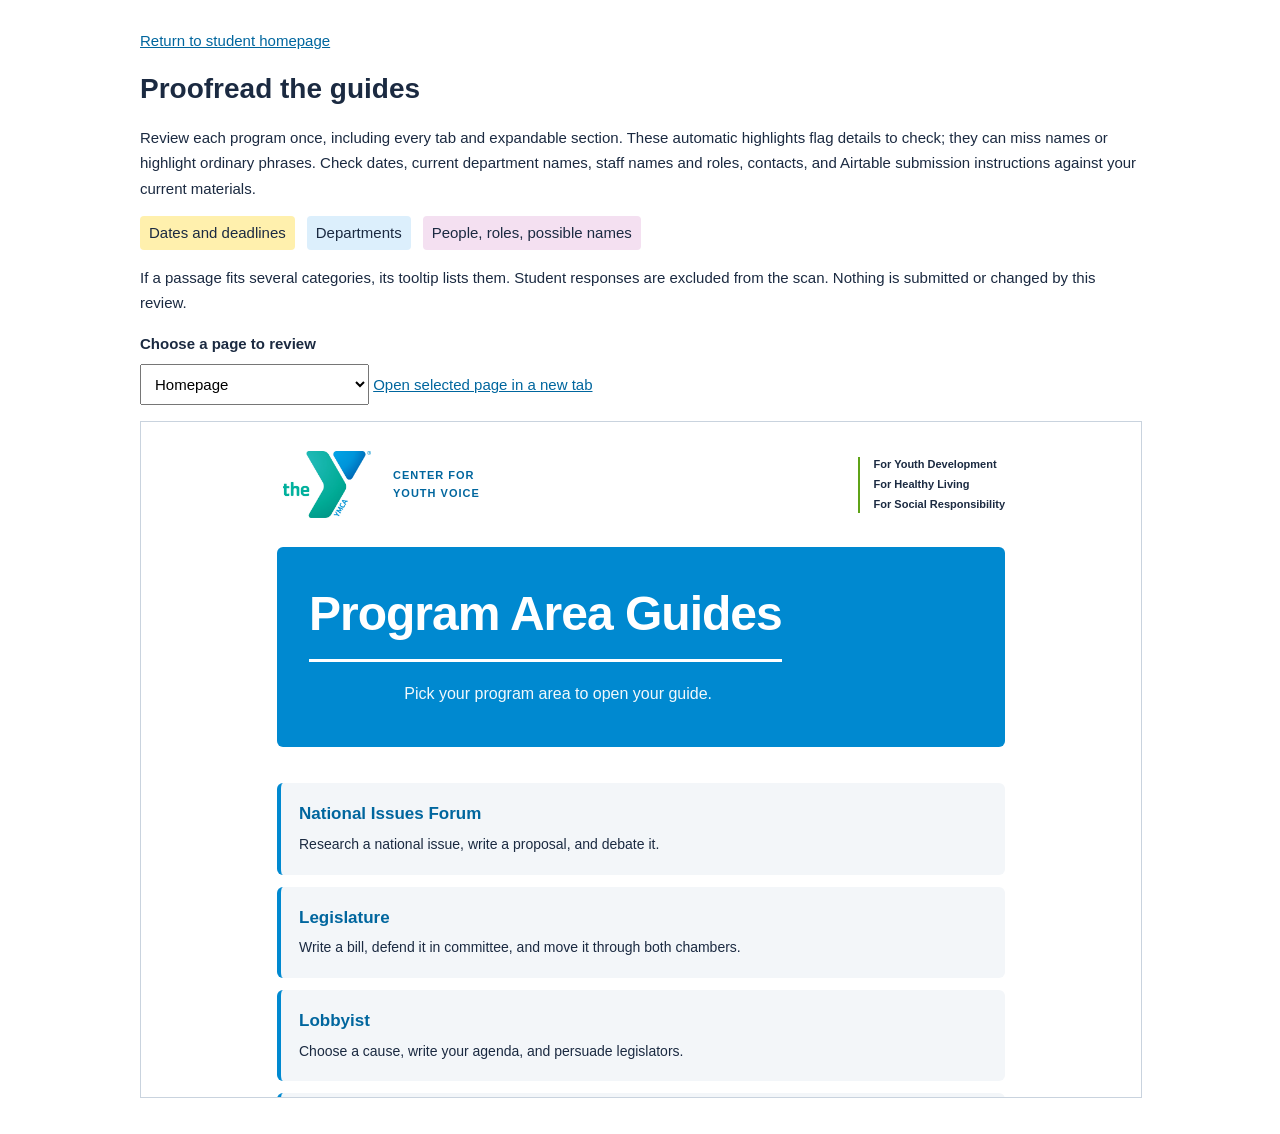
<file: proofread.html>
<!doctype html>
<html lang="en"><head><meta charset="utf-8"><meta name="viewport" content="width=device-width, initial-scale=1"><meta name="robots" content="noindex"><title>Proofread the Delegate Guides</title><link rel="stylesheet" href="guide-updates.css"><style>body{margin:0;color:#1b2a41;background:#fff;font:15px/1.7 Verdana,sans-serif}a{color:#00669e}</style></head>
<body><main class="proof-panel"><a href="index.html">Return to student homepage</a><h1>Proofread the guides</h1><p>Review each program once, including every tab and expandable section. These automatic highlights flag details to check; they can miss names or highlight ordinary phrases. Check dates, current department names, staff names and roles, contacts, and Airtable submission instructions against your current materials.</p><div class="proof-key"><span class="proof-date">Dates and deadlines</span><span class="proof-department">Departments</span><span class="proof-person">People, roles, possible names</span></div><p>If a passage fits several categories, its tooltip lists them. Student responses are excluded from the scan. Nothing is submitted or changed by this review.</p><label for="guide">Choose a page to review</label><select id="guide"><option value="index.html">Homepage</option><option value="nif-guide.html">National Issues Forum</option><option value="legislature-guide.html">Legislature</option><option value="lobbyist-guide.html">Lobbyist</option><option value="cabinet-guide.html">Cabinet</option><option value="media-guide.html">Media</option><option value="appellate-courts-guide.html">Appellate Courts</option><option value="leadership-corps-guide.html">Leadership Corps (updated)</option></select> <a id="open-guide" href="index.html?proofread=1" target="_blank" rel="noopener">Open selected page in a new tab</a><iframe class="proof-frame" id="review" src="index.html?proofread=1" title="Highlighted guide for proofreading"></iframe></main><script>document.querySelector('#guide').addEventListener('change',event=>{const url=event.target.value+'?proofread=1';document.querySelector('#review').src=url;document.querySelector('#open-guide').href=url;});</script></body></html>
</file>
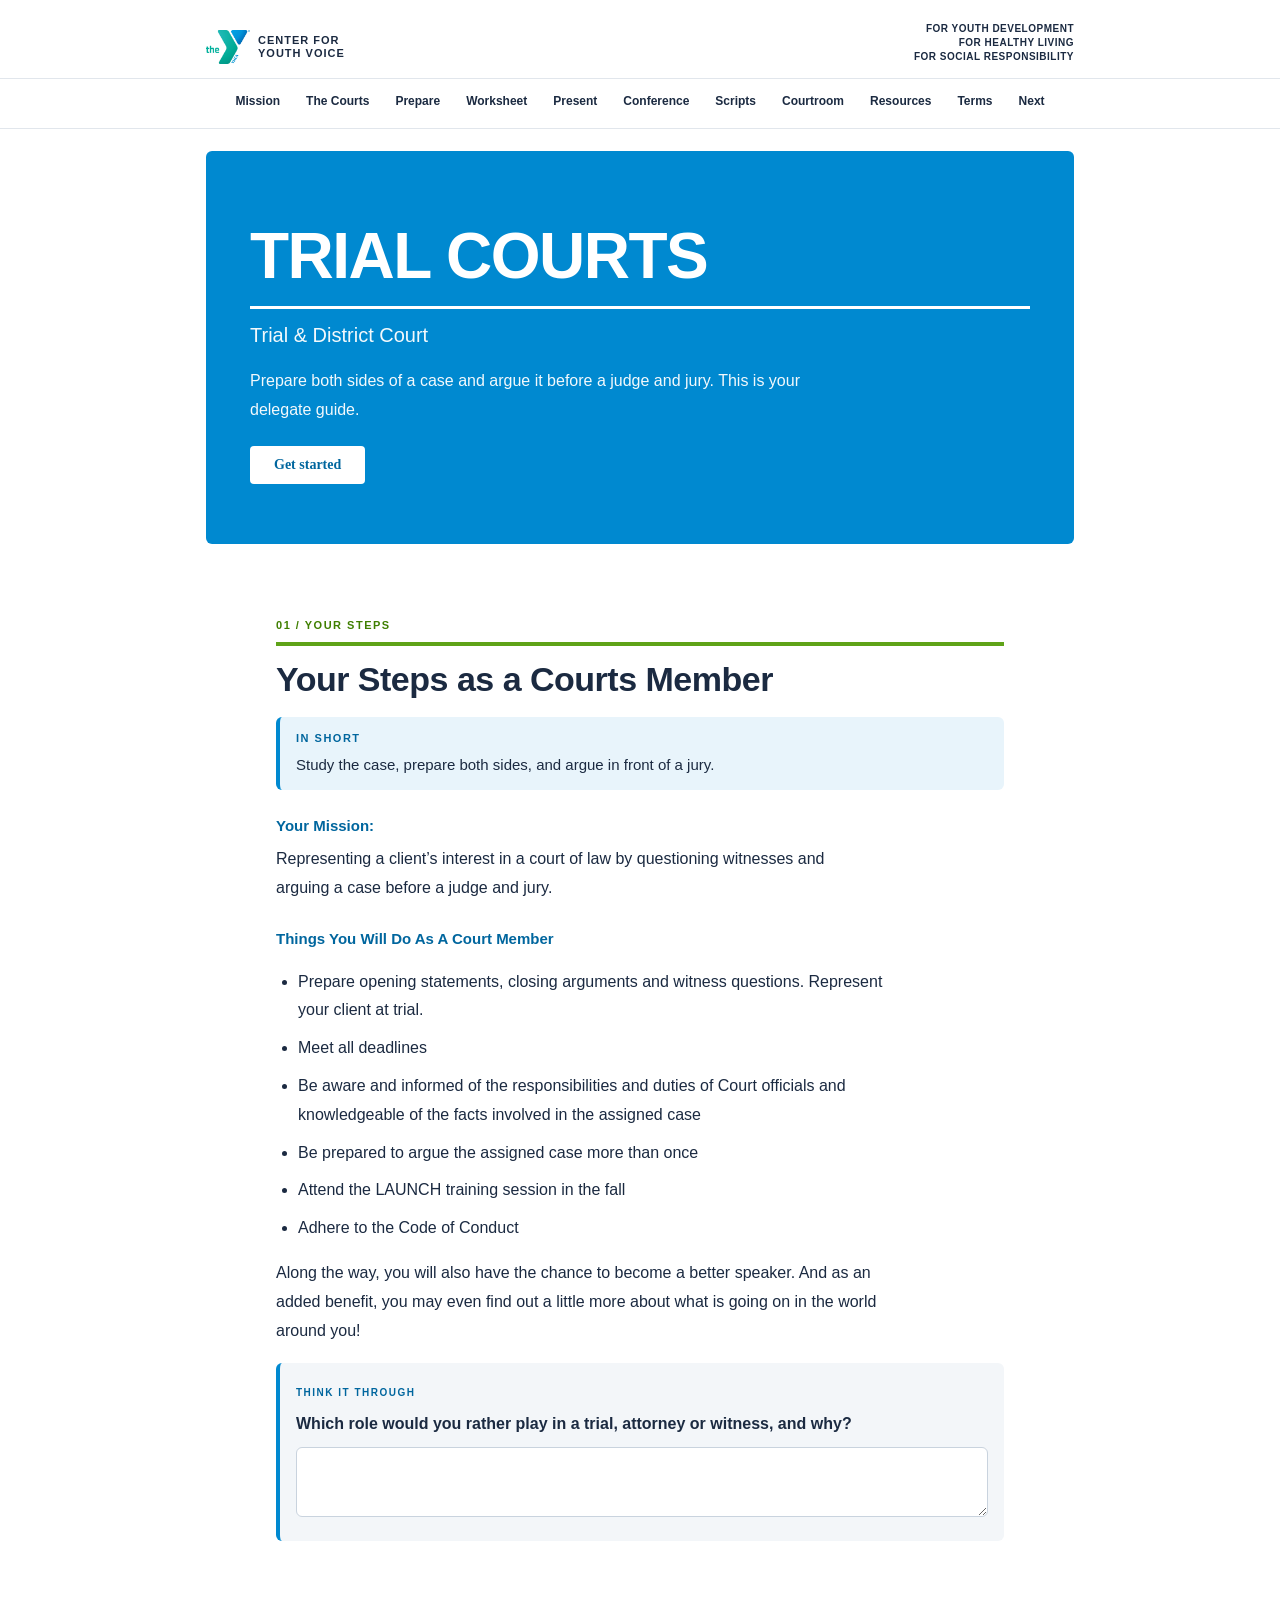
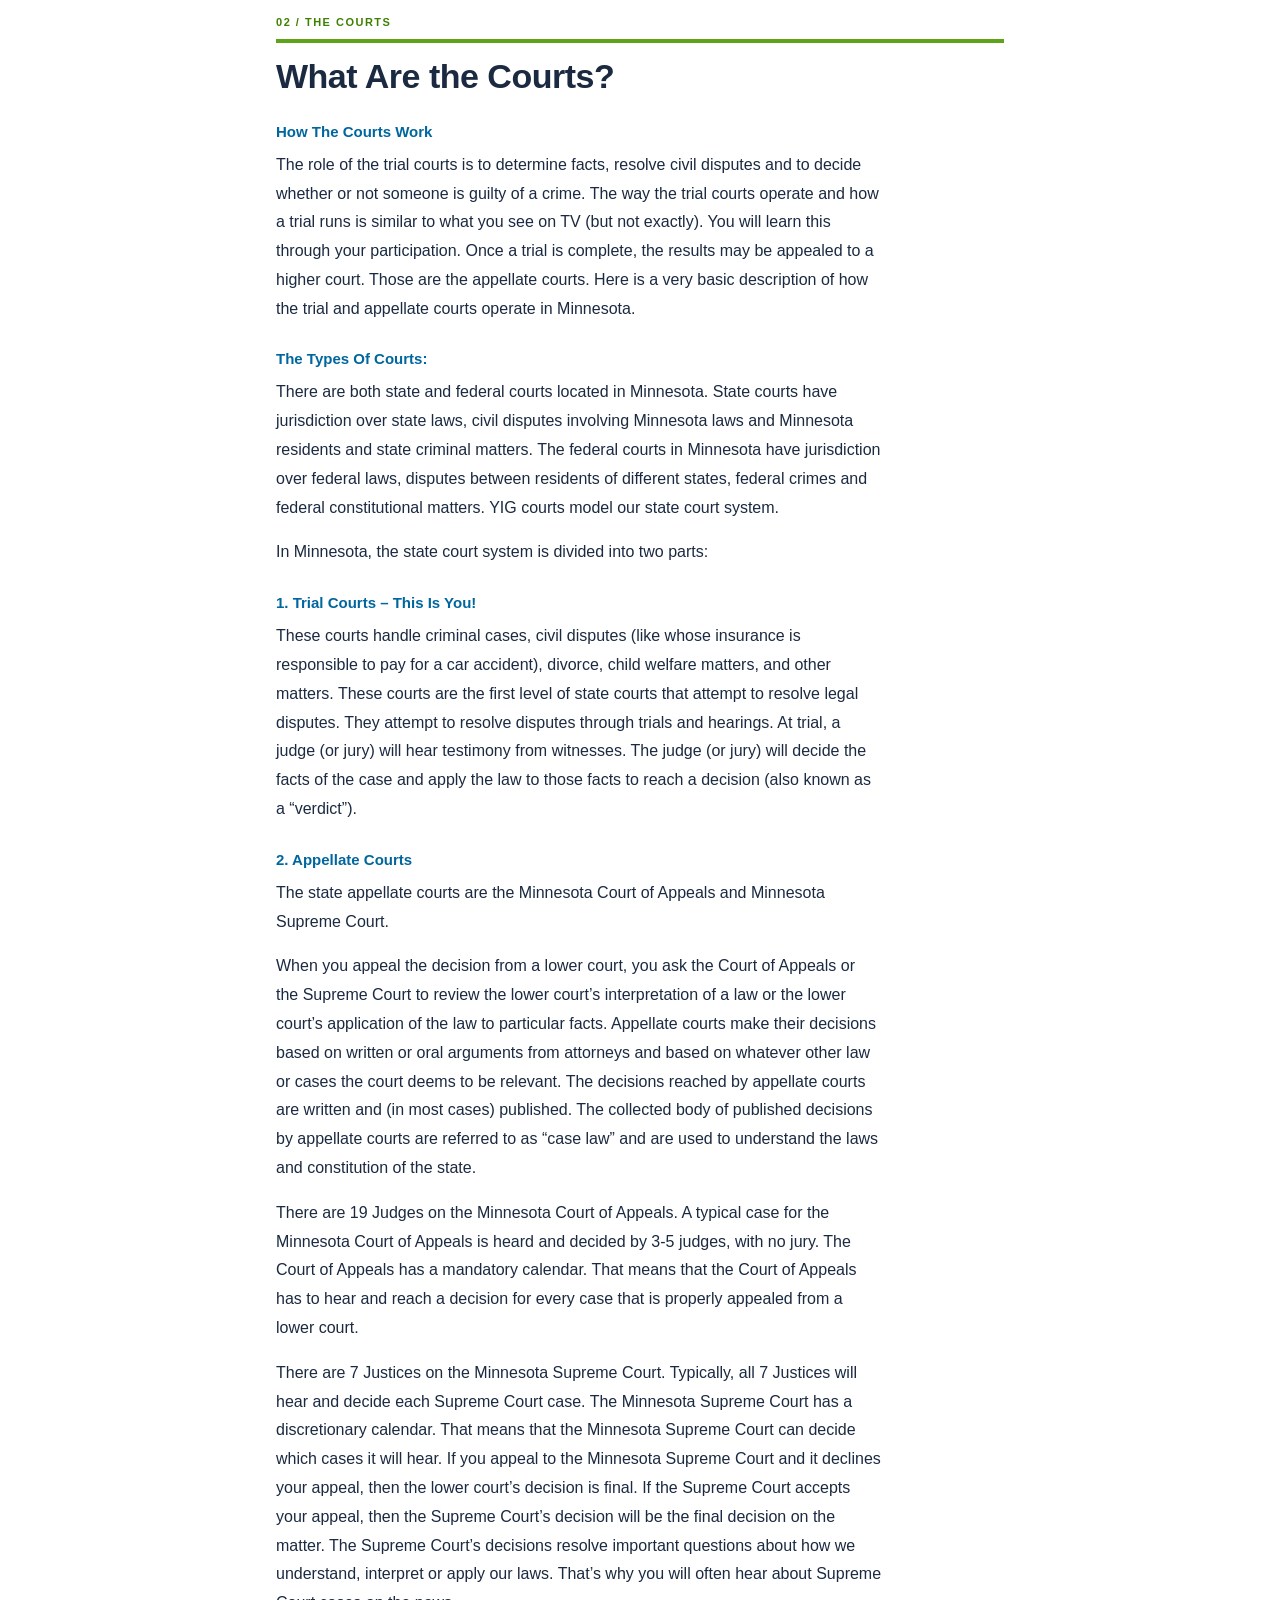
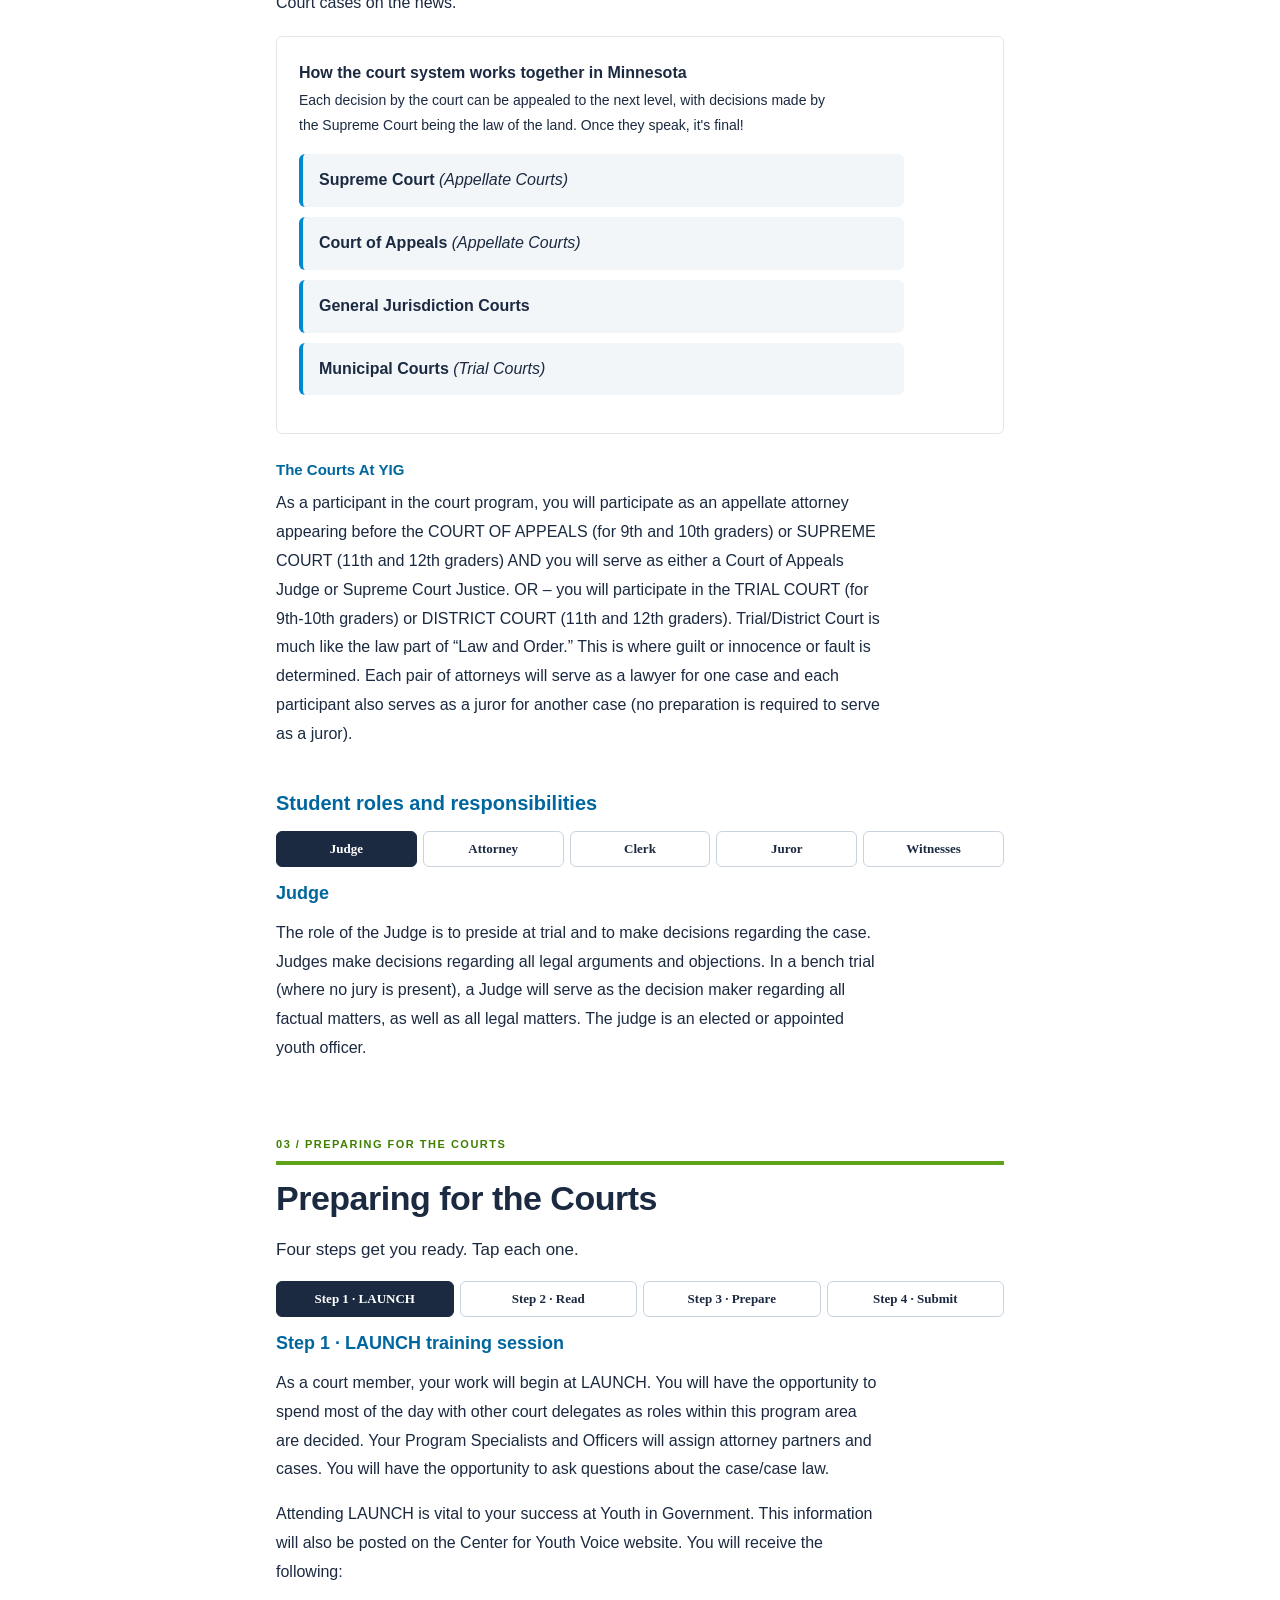
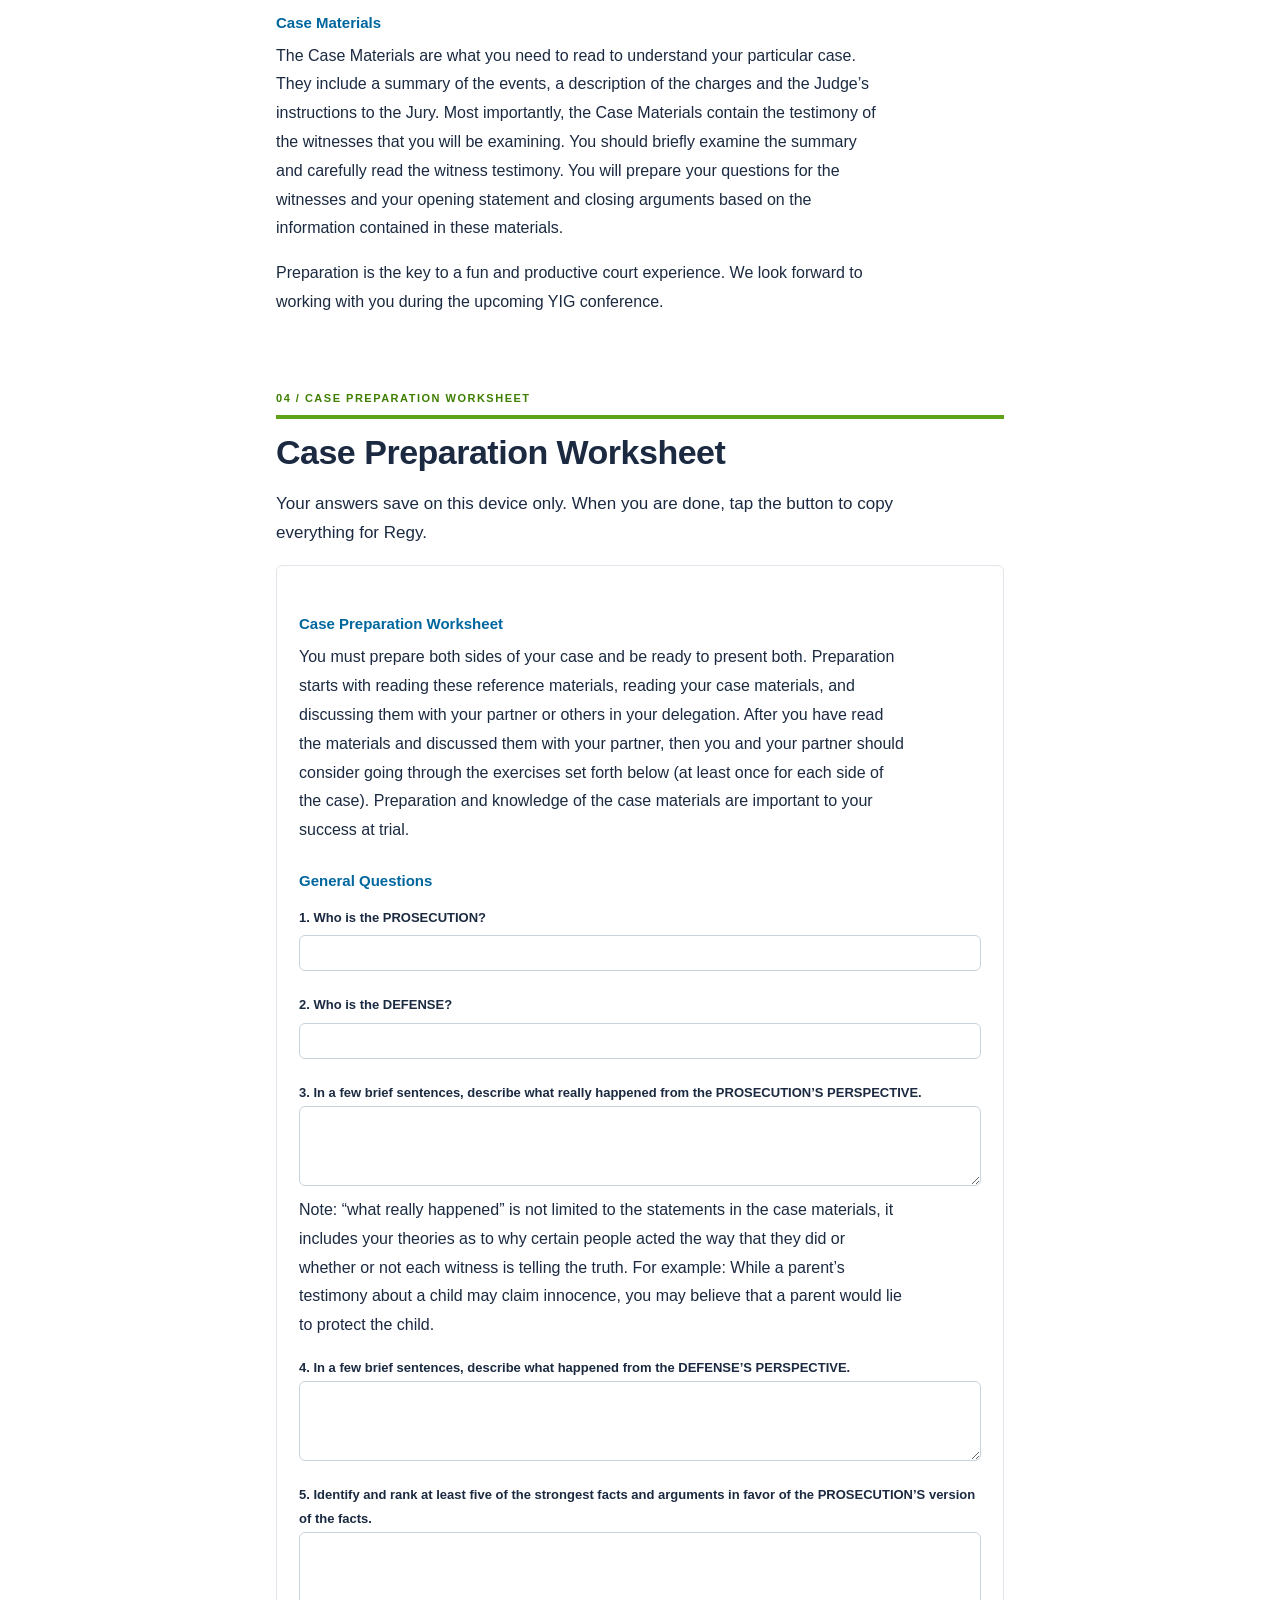
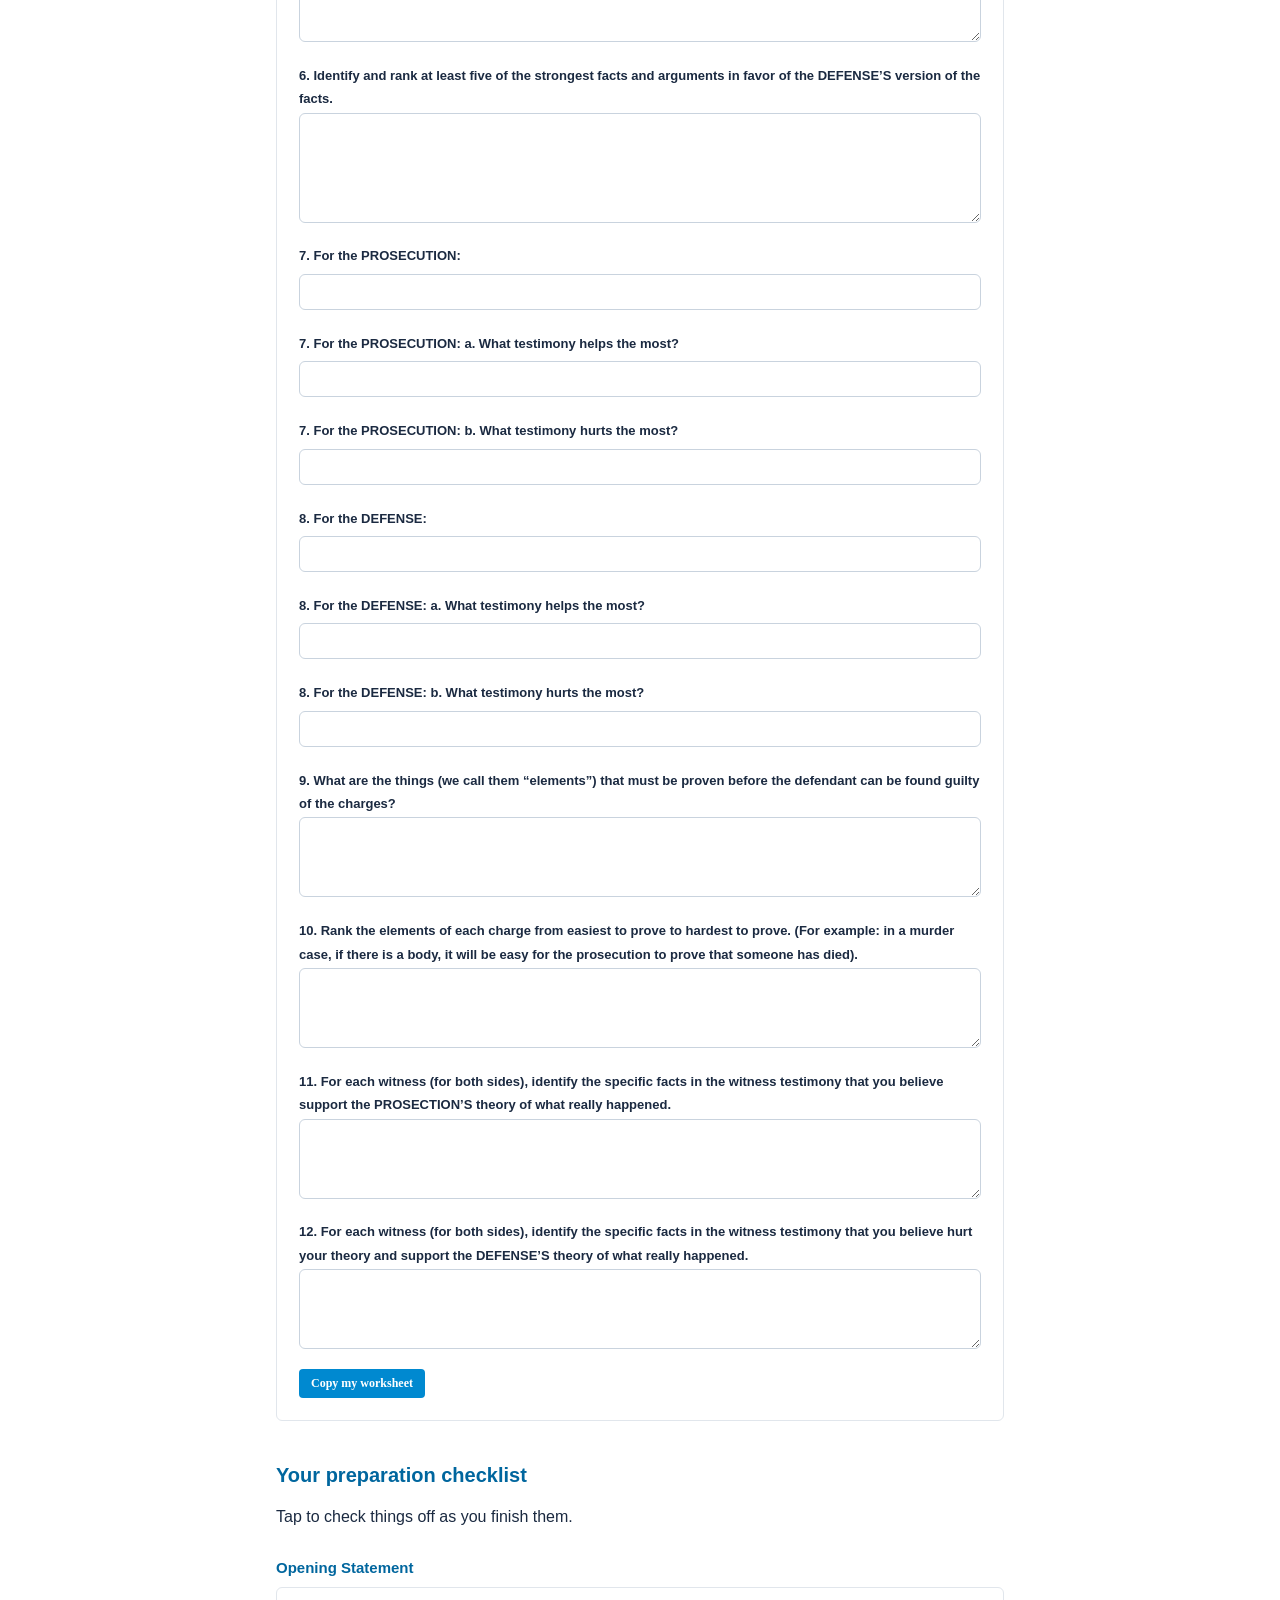
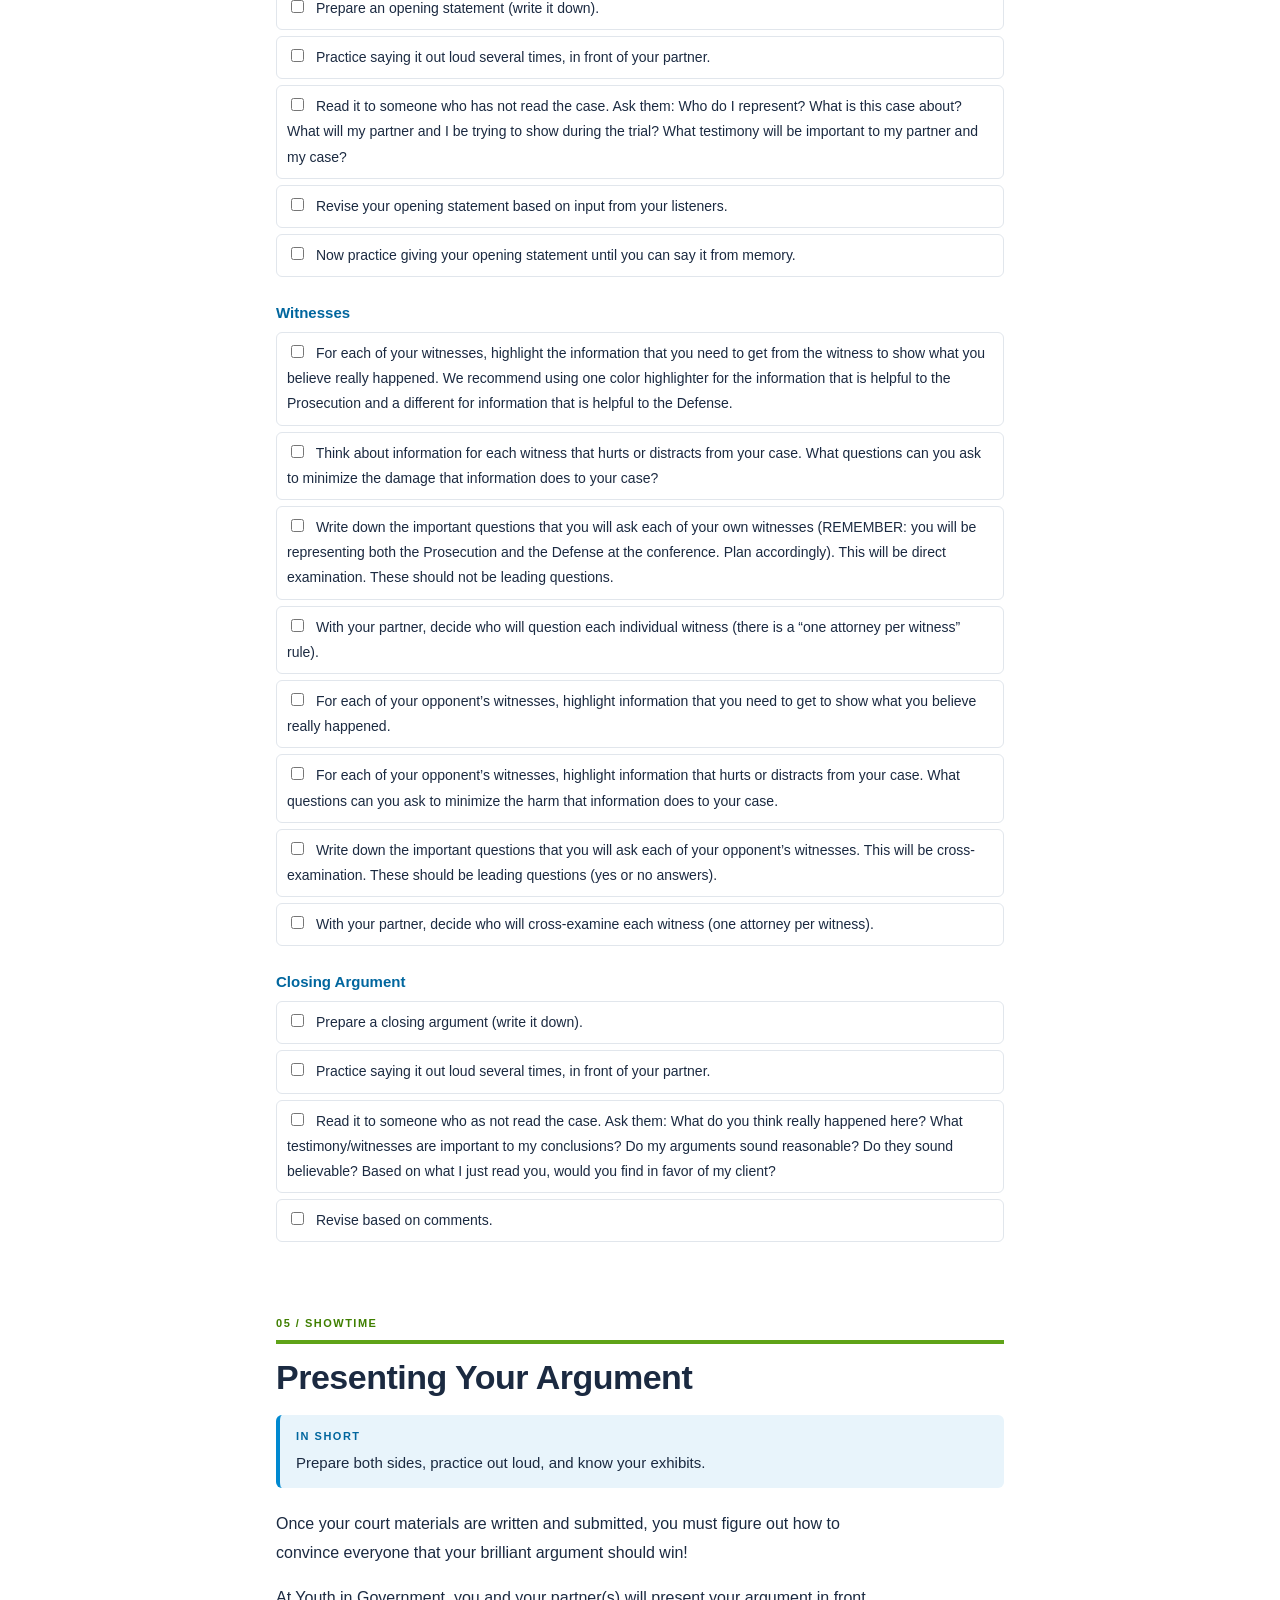
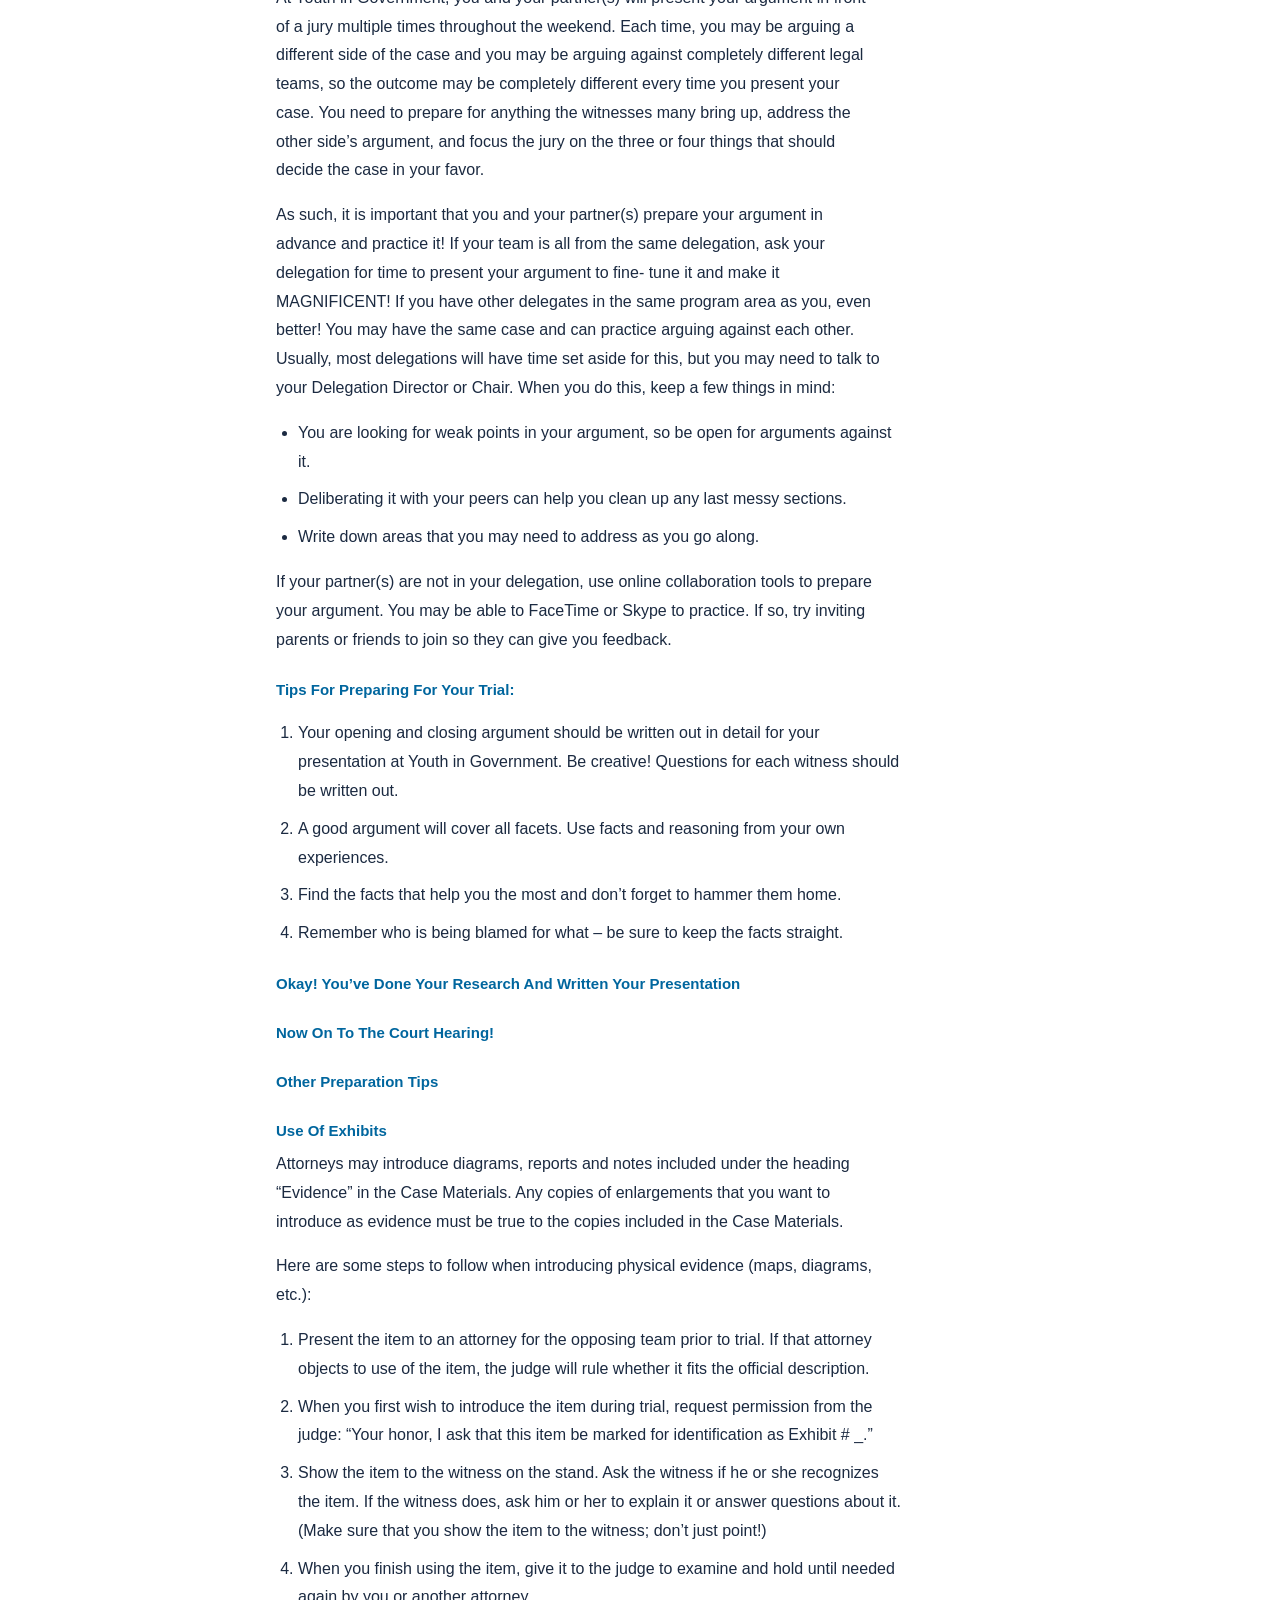
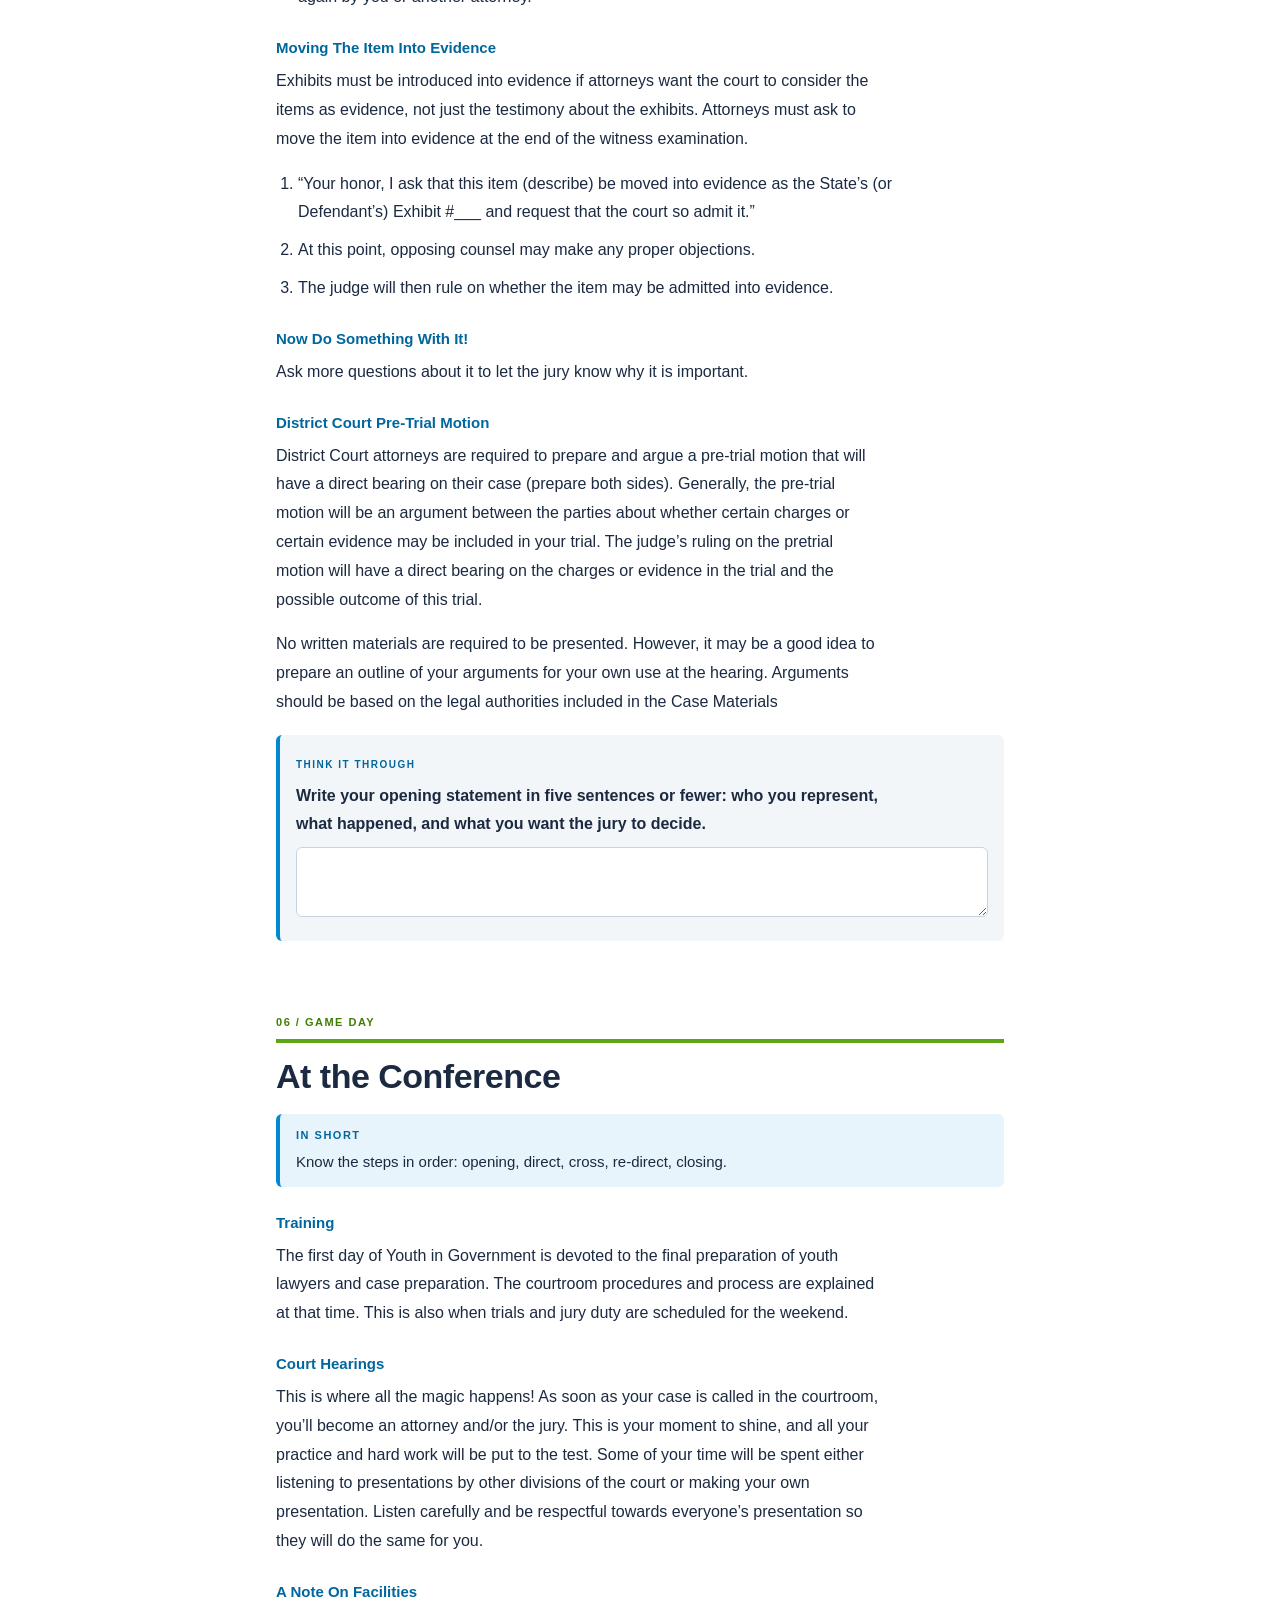
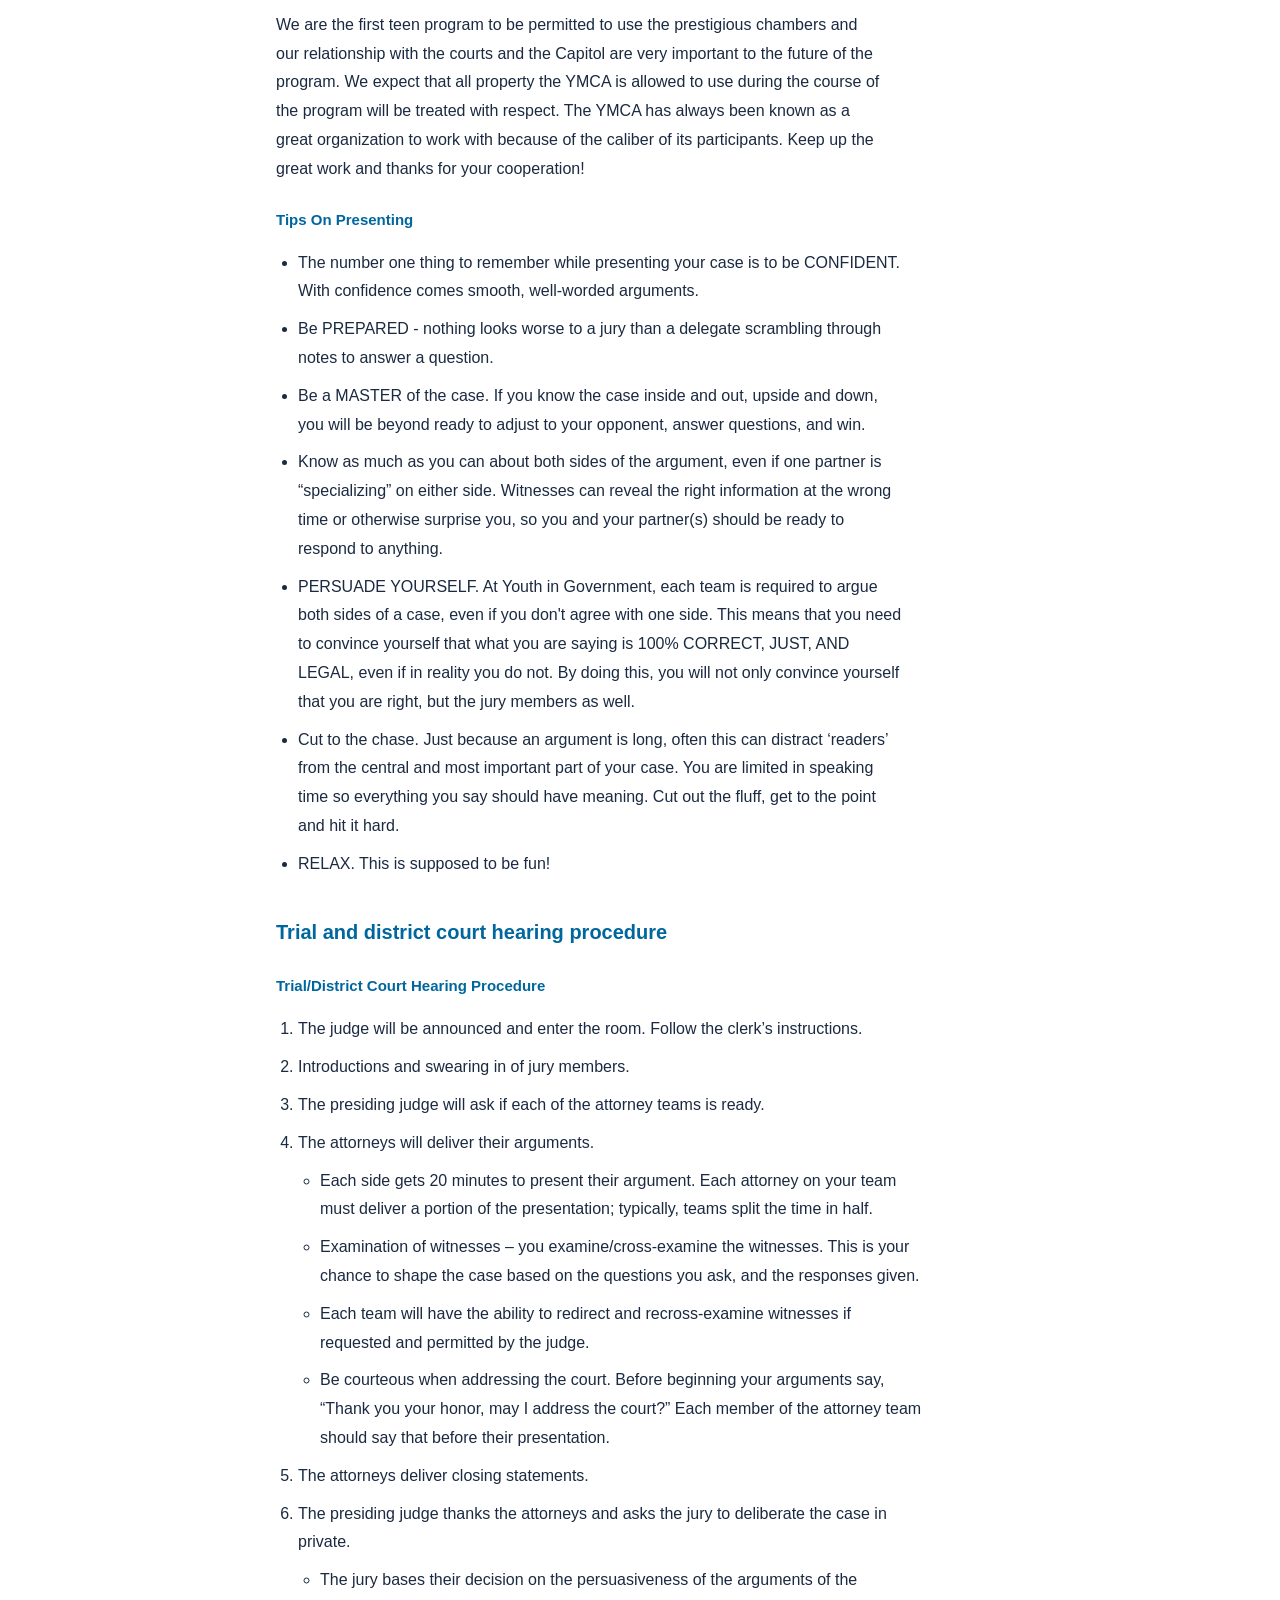
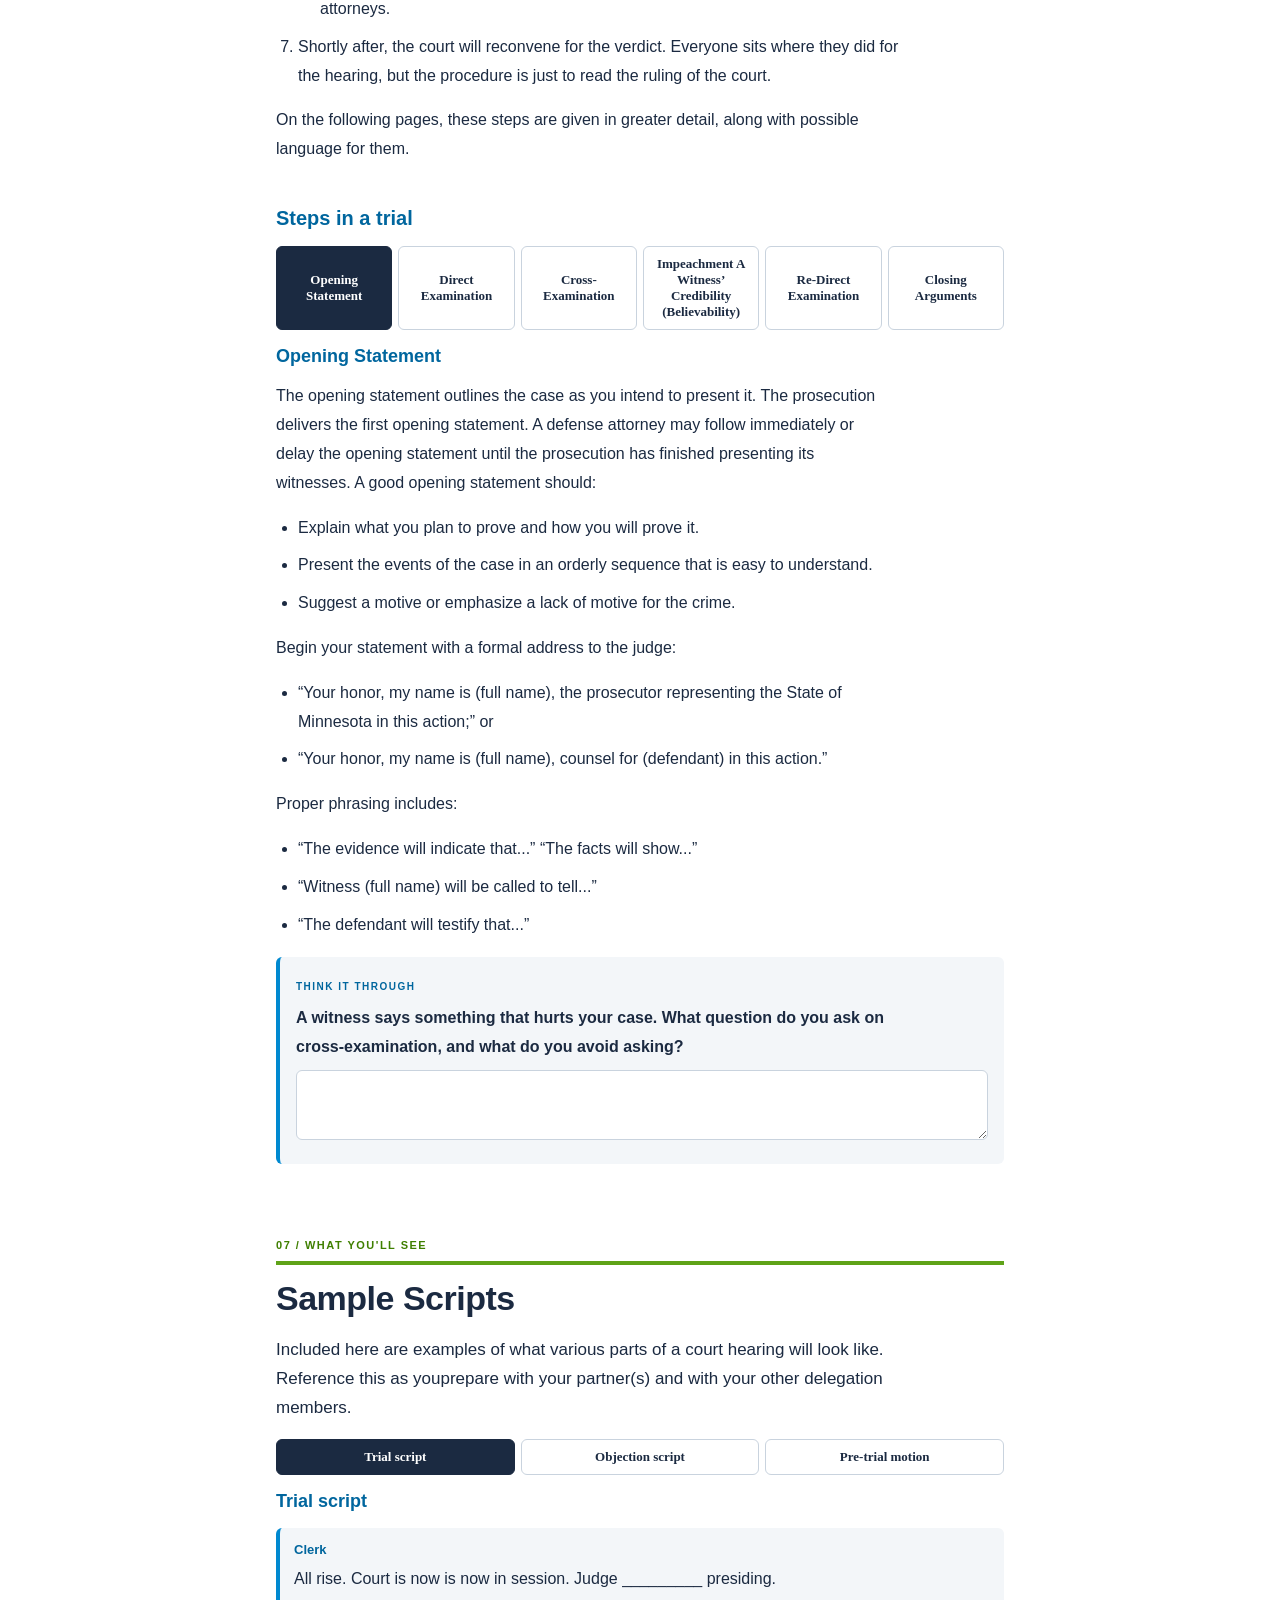
<file: trial-courts-guide.html>
<!DOCTYPE html>
<html lang="en"><head><meta charset="utf-8"><meta name="viewport" content="width=device-width, initial-scale=1, viewport-fit=cover"><title>Trial Courts · Delegate Guide</title>
<style>
:root{--blue:#0060AF;--cyan:#00A5E0;--green:#6CB33F;--purple:#92278F;--ink:#1d2b3a;--bg:#fff;--card:#fff;--line:#d5dfea;--soft:#eef5fb;box-sizing:border-box;padding-top:env(safe-area-inset-top,0px);padding-bottom:env(safe-area-inset-bottom,0px)}
*{box-sizing:border-box}html{scroll-behavior:smooth;scroll-padding-top:60px}
body{margin:0;background:var(--bg);color:var(--ink);font:15px/1.65 Verdana,Geneva,sans-serif}
#bar{position:fixed;top:0;left:0;height:4px;background:var(--green);width:0;z-index:30}
.top{max-width:900px;margin:0 auto;padding:22px 16px 14px;display:flex;justify-content:space-between;align-items:flex-end;gap:12px;flex-wrap:wrap}
.logo{font-weight:bold;color:var(--blue);font-size:15px;line-height:1.2}.logo small{display:block;font-size:11px;letter-spacing:1px;color:var(--purple)}
.brand{display:flex;align-items:center;gap:8px;color:var(--ink);text-decoration:none}.brand img{display:block;width:44px;height:auto}.brand span{font-size:11px;letter-spacing:1px;line-height:1.2}
.tagl{font-size:10px;font-weight:bold;letter-spacing:.5px;color:var(--purple);line-height:1.4;text-align:right}
nav{position:sticky;top:env(safe-area-inset-top,0px);z-index:20;background:var(--bg);border-top:1px solid var(--line);border-bottom:1px solid var(--line);display:flex;gap:2px;overflow-x:auto;padding:4px 10px;justify-content:center}
nav a{color:var(--blue);text-decoration:none;font-size:12px;font-weight:bold;padding:8px 12px;white-space:nowrap;border-bottom:3px solid transparent}
nav a:hover{border-bottom-color:var(--green)}
.hero{max-width:900px;margin:22px auto 0;padding:0 16px}
.hero .in{background:var(--blue);color:#fff;border-radius:22px;padding:44px 32px 40px}
.hero h1{font-size:clamp(30px,7vw,50px);margin:0 0 14px;line-height:1.05;letter-spacing:-.5px;text-transform:uppercase;padding-bottom:16px;border-bottom:2px solid #ffffff90}
.hero p{max-width:560px;margin:0 0 22px;opacity:.95}
.btn{background:#fff;color:var(--blue);border:0;border-radius:99px;padding:11px 24px;font:bold 14px Verdana;cursor:pointer;text-decoration:none;display:inline-block}
button.btn{padding:7px 12px;font-size:12px;border-radius:4px}
main{max-width:900px;margin:0 auto;padding:0 16px 60px}
section{margin-top:52px}
h2{font-size:20px;margin:0 0 14px;color:#fff;background:var(--blue);border-radius:14px;padding:14px 22px;text-transform:uppercase;letter-spacing:.3px}
h3{color:var(--blue);margin:22px 0 8px}
.tag{display:block;color:var(--green);font-size:11px;font-weight:bold;letter-spacing:1.5px;margin-bottom:6px}
.lead{margin:0 0 16px;font-size:16px}
.card{background:var(--card);border:1px solid var(--line);border-radius:10px;padding:18px;margin:12px 0}
.grid{display:grid;grid-template-columns:repeat(auto-fit,minmax(210px,1fr));gap:12px}
.mini{background:var(--soft);border-radius:10px;padding:14px;font-size:14px}
.mini b{display:block;color:var(--blue);margin-bottom:2px}
.tip{background:var(--soft);border-left:4px solid var(--green);border-radius:6px;padding:12px 14px;margin:12px 0;font-size:14px}
.warn{border-left-color:var(--purple)}
.think{background:var(--card);border:1px solid var(--line);border-left:4px solid var(--blue);border-radius:8px;padding:14px 16px;margin:18px 0}
.think::before{content:"THINK IT THROUGH";font-size:10px;font-weight:bold;letter-spacing:1.5px;color:var(--blue)}
.think p{margin:4px 0 8px;font-weight:bold}
textarea{width:100%;min-height:70px;border:1px solid var(--line);border-radius:6px;padding:10px;font:14px Verdana;background:var(--soft);color:var(--ink);resize:vertical}
textarea:focus{outline:2px solid var(--cyan)}
details{background:var(--card);border:1px solid var(--line);border-radius:8px;margin:8px 0;padding:0 14px}
summary{cursor:pointer;padding:12px 0;font-weight:bold;color:var(--blue)}
details>div{padding:0 0 12px;font-size:14px}
.steps{display:flex;gap:6px;flex-wrap:wrap;margin:10px 0}
.steps button{flex:1;min-width:84px;border:1px solid var(--blue);background:var(--card);color:var(--blue);border-radius:8px;padding:9px 4px;font:bold 12px Verdana;cursor:pointer}
.steps button.on{background:var(--blue);color:#fff}
.funnel div{margin:6px auto;padding:12px;border-radius:8px;color:#fff;text-align:center;font-weight:bold;font-size:14px}
table{border-collapse:collapse;width:100%;font-size:13px}td,th{border:1px solid var(--line);padding:8px;text-align:left;vertical-align:top}th{background:var(--soft);color:var(--blue)}
.tw{overflow-x:auto}
.rate{display:flex;align-items:center;gap:10px;margin:8px 0;flex-wrap:wrap}.rate span{flex:1;min-width:170px;font-size:14px}.rate input{width:150px}
.score{font-size:40px;font-weight:bold;color:var(--blue);text-align:center}
.flip{background:var(--soft);border:1px solid var(--line);border-left:4px solid var(--cyan);border-radius:8px;padding:14px 16px;cursor:pointer;margin:8px 0;font-size:14px}
.flip b{color:var(--blue)}.flip small{opacity:.7}.flip.back{border-left-color:var(--green)}
.tl{display:flex;gap:6px;flex-wrap:wrap;margin-top:8px}.tl div{flex:1;min-width:90px;border-radius:8px;padding:10px;color:#fff;text-align:center;font-size:12px}
.tl b{display:block;font-size:20px}
footer{background:var(--blue);color:#fff;text-align:center;font-size:12px;padding:24px 16px;line-height:1.8}

:root{--blue:#0089D0;--cyan:#4FB3E3;--green:#5FA318;--purple:#1B2A41;--ink:#1B2A41;--bg:#fff;--card:#fff;--line:#E1E6EC;--soft:#F3F6F9;color-scheme:light}
body{counter-reset:s;font-size:15px}
.hero .in{border-radius:6px;padding:72px 44px 60px;background:#0089D0}
.hero h1{font-size:clamp(34px,8vw,64px);letter-spacing:-1.5px;border-bottom:3px solid #fff;text-transform:none;font-weight:bold}
.btn{border-radius:4px;color:#00669E}
h2{background:none;color:var(--ink);padding:14px 0 0;border-radius:0;text-transform:none;font-size:32px;letter-spacing:-.5px;border-top:4px solid var(--green)}
.tag{color:#3F7F00}
section .tag::before{counter-increment:s;content:"0" counter(s) "  /  "}
h3,summary,th,.mini b,.flip b{color:#00669E}
nav a{color:var(--ink)}nav a:hover{border-bottom-color:var(--blue)}
.card,.mini,details,.flip,.tip,.funnel div,.tl div,.steps button,.think{border-radius:6px}
.mini{border:0;background:var(--soft)}
.think{background:var(--soft);border:0;border-left:4px solid var(--blue)}
.think::before{color:#00669E}
textarea{background:#fff;border:1px solid #c9d3de}
.tip{border-left-color:var(--green)}
.score{color:#00669E}
.steps button{border-color:#c9d3de;color:var(--ink)}.steps button.on{background:var(--ink);border-color:var(--ink);color:#fff}
.logo{color:var(--ink)}.logo small{color:#00669E}
.tagl{color:var(--ink)}
footer{background:var(--ink)}
details>div p{margin:0 0 12px}details>div h4{margin:18px 0 6px;color:#00669E;font-size:14px}details>div ul{margin:0 0 12px;padding-left:20px}details>div li{margin-bottom:6px}details[open]{border-color:#9ccbe6}details>div{max-width:68ch}
.hero h1{text-transform:uppercase}.sub{font-size:20px;margin:-6px 0 14px;opacity:.95}
ul,ol{padding-left:22px}li{margin-bottom:6px}
.pick label{display:block;padding:8px 12px;margin:6px 0;border:1px solid var(--line);border-radius:6px;cursor:pointer;font-size:14px}
.pick label.on{background:var(--soft);border-color:var(--blue)}
.pick input{margin-right:8px}
.ok{color:#3F7F00;font-weight:bold}.bad{color:#B3261E;font-weight:bold}
.pyr{width:260px;max-width:100%;margin:12px auto;text-align:center;font-size:12px}
.pyr div{background:var(--blue);color:#fff;padding:12px 6px;clip-path:polygon(0 0,100% 0,50% 100%);height:150px;position:relative}
.q{display:block;width:100%;text-align:left}
.stage{display:flex;flex-direction:column;gap:6px}.stage span{background:var(--soft);padding:8px 12px;border-radius:6px;font-weight:bold;color:#00669E}
.inp{width:100%;border:1px solid #c9d3de;border-radius:6px;padding:9px;font:14px Verdana;margin:4px 0 10px;background:#fff;color:var(--ink)}
.cnt{font-weight:bold;margin:6px 0}
body{font-size:16px;line-height:1.8}
main{max-width:760px}
section{margin-top:72px}
h2{font-size:34px;line-height:1.15;margin-bottom:18px}
h3{font-size:20px;margin:36px 0 10px}
h4{margin:22px 0 6px;color:#00669E;font-size:15px}
p,li{max-width:68ch}
p{margin:0 0 16px}
li{margin-bottom:9px}
.lead{font-size:17px;line-height:1.7}
.card{padding:22px;margin:18px 0}
details>div{font-size:15px}
.short{background:#E8F4FB;border-left:4px solid #0089D0;border-radius:6px;padding:12px 16px;margin:0 0 22px;font-size:15px}
.short b{display:block;font-size:11px;letter-spacing:1.5px;color:#00669E;text-transform:uppercase;margin-bottom:2px}
.pyr2{max-width:420px;margin:18px auto}.pyr2 div{margin:6px auto;padding:14px;border-radius:6px;text-align:center;color:#fff;background:#0089D0;font-weight:bold;font-size:13px}.pyr2 small{display:block;font-weight:normal;opacity:.9;margin-top:2px}
.tabset .panel>h3{margin-top:6px;font-size:18px}
.arrow li b{color:#3F7F00;font-weight:bold}
.steps button{font-size:13px}
.step{list-style:none;background:var(--soft);border-left:4px solid var(--blue);border-radius:6px;padding:12px 16px;margin:10px 0}.iv{border:1px solid var(--line);border-radius:8px;padding:14px;margin:12px 0}.iv b{color:#00669E}select.inp{height:40px}.row{margin:2px 0 8px}.tally li{margin-bottom:12px}.big{font-size:28px;font-weight:bold;color:#00669E}.prog{height:8px;background:var(--line);border-radius:99px;overflow:hidden}.prog div{height:100%;background:var(--green);width:0}</style><style>.fl{display:block;font-size:13px;font-weight:bold;margin:12px 0 2px}.res li{margin-bottom:14px}</style><style>.sp{margin:10px 0;padding:10px 14px;border-left:4px solid var(--blue);background:var(--soft);border-radius:6px}.sp b{display:block;color:#00669E;font-size:13px}.sp p{margin:4px 0}.sd{font-style:italic;opacity:.85}.ck label{display:block;padding:8px 10px;border:1px solid var(--line);border-radius:6px;margin:6px 0;font-size:14px;cursor:pointer}.ck input{margin-right:8px}.ck label.on{background:var(--soft);border-color:var(--blue)}</style></head>
<body><div id="bar"></div>
<header class="top"><a class="logo brand" href="index.html" aria-label="YMCA Center for Youth Voice — guide homepage"><img src="assets/ymca-logo.jpg" alt="The Y — YMCA" width="1200" height="918"><span>CENTER FOR<br>YOUTH VOICE</span></a><div class="tagl">FOR YOUTH DEVELOPMENT<br>FOR HEALTHY LIVING<br>FOR SOCIAL RESPONSIBILITY</div></header>
<nav id="nav"></nav>
<div class="hero"><div class="in"><h1>Trial Courts</h1><div class="sub">Trial &amp; District Court</div><p>Prepare both sides of a case and argue it before a judge and jury. This is your delegate guide.</p><a class="btn" href="#mission">Get started</a></div></div><main><section id="mission"><span class="tag">YOUR STEPS</span><h2>Your Steps as a Courts Member</h2><div class="short"><b>In short</b>Study the case, prepare both sides, and argue in front of a jury.</div><h4>Your Mission:</h4><p>Representing a client’s interest in a court of law by questioning witnesses and arguing a case before a judge and jury.</p><h4>Things You Will Do As A Court Member</h4><ul><li>Prepare opening statements, closing arguments and witness questions. Represent your client at trial.</li><li>Meet all deadlines</li><li>Be aware and informed of the responsibilities and duties of Court officials and knowledgeable of the facts involved in the assigned case</li><li>Be prepared to argue the assigned case more than once</li><li>Attend the LAUNCH training session in the fall</li><li>Adhere to the Code of Conduct</li></ul><p>Along the way, you will also have the chance to become a better speaker. And as an added benefit, you may even find out a little more about what is going on in the world around you!</p><div class="think"><p>Which role would you rather play in a trial, attorney or witness, and why?</p><textarea data-k="tr1"></textarea></div></section><section id="what"><span class="tag">THE COURTS</span><h2>What Are the Courts?</h2><h4>How The Courts Work</h4><p>The role of the trial courts is to determine facts, resolve civil disputes and to decide whether or not someone is guilty of a crime. The way the trial courts operate and how a trial runs is similar to what you see on TV (but not exactly). You will learn this through your participation. Once a trial is complete, the results may be appealed to a higher court. Those are the appellate courts. Here is a very basic description of how the trial and appellate courts operate in Minnesota.</p><h4>The Types Of Courts:</h4><p>There are both state and federal courts located in Minnesota. State courts have jurisdiction over state laws, civil disputes involving Minnesota laws and Minnesota residents and state criminal matters. The federal courts in Minnesota have jurisdiction over federal laws, disputes between residents of different states, federal crimes and federal constitutional matters. YIG courts model our state court system.</p><p>In Minnesota, the state court system is divided into two parts:</p><h4>1. Trial Courts – This Is You!</h4><p>These courts handle criminal cases, civil disputes (like whose insurance is responsible to pay for a car accident), divorce, child welfare matters, and other matters. These courts are the first level of state courts that attempt to resolve legal disputes. They attempt to resolve disputes through trials and hearings. At trial, a judge (or jury) will hear testimony from witnesses. The judge (or jury) will decide the facts of the case and apply the law to those facts to reach a decision (also known as a “verdict”).</p><h4>2. Appellate Courts</h4><p>The state appellate courts are the Minnesota Court of Appeals and Minnesota Supreme Court.</p><p>When you appeal the decision from a lower court, you ask the Court of Appeals or the Supreme Court to review the lower court’s interpretation of a law or the lower court’s application of the law to particular facts. Appellate courts make their decisions based on written or oral arguments from attorneys and based on whatever other law or cases the court deems to be relevant. The decisions reached by appellate courts are written and (in most cases) published. The collected body of published decisions by appellate courts are referred to as “case law” and are used to understand the laws and constitution of the state.</p><p>There are 19 Judges on the Minnesota Court of Appeals. A typical case for the Minnesota Court of Appeals is heard and decided by 3-5 judges, with no jury. The Court of Appeals has a mandatory calendar. That means that the Court of Appeals has to hear and reach a decision for every case that is properly appealed from a lower court.</p><p>There are 7 Justices on the Minnesota Supreme Court. Typically, all 7 Justices will hear and decide each Supreme Court case. The Minnesota Supreme Court has a discretionary calendar. That means that the Minnesota Supreme Court can decide which cases it will hear. If you appeal to the Minnesota Supreme Court and it declines your appeal, then the lower court’s decision is final. If the Supreme Court accepts your appeal, then the Supreme Court’s decision will be the final decision on the matter. The Supreme Court’s decisions resolve important questions about how we understand, interpret or apply our laws. That’s why you will often hear about Supreme Court cases on the news.</p><div class="card"><b>How the court system works together in Minnesota</b><p style="font-size:14px">Each decision by the court can be appealed to the next level, with decisions made by the Supreme Court being the law of the land. Once they speak, it's final!</p><ul style="list-style:none;padding:0"><li class="step"><b>Supreme Court</b> <i>(Appellate Courts)</i></li><li class="step"><b>Court of Appeals</b> <i>(Appellate Courts)</i></li><li class="step"><b>General Jurisdiction Courts</b></li><li class="step"><b>Municipal Courts</b> <i>(Trial Courts)</i></li></ul></div><h4>The Courts At YIG</h4><p>As a participant in the court program, you will participate as an appellate attorney appearing before the COURT OF APPEALS (for 9th and 10th graders) or SUPREME COURT (11th and 12th graders) AND you will serve as either a Court of Appeals Judge or Supreme Court Justice. OR – you will participate in the TRIAL COURT (for 9th-10th graders) or DISTRICT COURT (11th and 12th graders). Trial/District Court is much like the law part of “Law and Order.” This is where guilt or innocence or fault is determined. Each pair of attorneys will serve as a lawyer for one case and each participant also serves as a juror for another case (no preparation is required to serve as a juror).</p><h3>Student roles and responsibilities</h3><div class="tabset"><div class="panel" data-title="Judge"><h3>Judge</h3><p>The role of the Judge is to preside at trial and to make decisions regarding the case. Judges make decisions regarding all legal arguments and objections. In a bench trial (where no jury is present), a Judge will serve as the decision maker regarding all factual matters, as well as all legal matters. The judge is an elected or appointed youth officer.</p></div><div class="panel" data-title="Attorney"><h3>Attorney</h3><p>The attorneys represent the parties in a trial. An attorney is an advocate for a client (defendant or the state) at trial. In order to prepare for this role, an attorney will need to (1) read and understand the facts and rules, (2) develop a theory as to what “actually” happened (hopefully, one that is in line with the interests of the attorney’s client), (3) develop arguments that will benefit the attorney’s client, (4) prepare questions for witnesses and question witnesses, and (6) prepare and present opening statements and closing arguments for trial.</p><p>Attorney (teams) are required to:</p><ol><li value="1">Prepare to argue both sides of their case</li><li value="2">Present opening statements</li><li value="3">Conduct direct examination of witnesses</li><li value="4">Conduct cross-examination of witnesses</li><li value="5">Make appropriate objections</li></ol><p>Attorneys will argue both prosecution and defense (in separate trials) for their case. Prosecution. Prosecution presents the case for the state. The prosecution bears the burden of proving the guilt of the defendant beyond a reasonable doubt.</p><p>Defense. Defense attorneys present the case for the defense. Defense attorneys, through their own witnesses, present the defendant’s version of the facts. Defense attorneys poke holes in the prosecution’s story and version of the facts.</p><p>Every student (other than Judges) will serve as an attorney.</p></div><div class="panel" data-title="Clerk"><h3>Clerk</h3><p>Clerks serve as the administrators for the trial. Clerks swear in witnesses. Clerks inform the judge when the parties are ready. Clerks confirm that parties are ready. Judges will select a clerk before each trial from other judges or from attorneys that are not arguing during that time. In order to be prepared for the clerk’s rule, a student should read and understand the general trial script (with a focus on the Clerk’s roles).</p></div><div class="panel" data-title="Juror"><h3>Juror</h3><p>It is the job of a juror to listen to and follow the judge’s instructions. Jurors hear evidence and testimony, deliberate (discuss a case) and determine the facts in a case. Every student will serve as a juror during the program.</p></div><div class="panel" data-title="Witnesses"><h3>Witnesses</h3><p>Witnesses provide testimony in the cases, based on the witness statements. Witness Statements are included in your Case Materials. Advisors, law students and college students serve as witnesses. Witnesses try to act as though they are the people described in the witness statements.</p></div></div></section><section id="prep"><span class="tag">PREPARING FOR THE COURTS</span><h2>Preparing for the Courts</h2><p class="lead">Four steps get you ready. Tap each one.</p><div class="tabset"><div class="panel" data-title="Step 1 · LAUNCH"><h3>Step 1 · LAUNCH training session</h3><p>As a court member, your work will begin at LAUNCH. You will have the opportunity to spend most of the day with other court delegates as roles within this program area are decided. Your Program Specialists and Officers will assign attorney partners and cases. You will have the opportunity to ask questions about the case/case law.</p><p>Attending LAUNCH is vital to your success at Youth in Government. This information will also be posted on the Center for Youth Voice website. You will receive the following:</p><h4>Case Materials</h4><p>The Case Materials are what you need to read to understand your particular case. They include a summary of the events, a description of the charges and the Judge’s instructions to the Jury. Most importantly, the Case Materials contain the testimony of the witnesses that you will be examining. You should briefly examine the summary and carefully read the witness testimony. You will prepare your questions for the witnesses and your opening statement and closing arguments based on the information contained in these materials.</p><p>Preparation is the key to a fun and productive court experience. We look forward to working with you during the upcoming YIG conference.</p></div><div class="panel" data-title="Step 2 · Read"><h3>Step 2 · Reading your case</h3><p>Reading case law is a lot like putting together a puzzle. Sometimes you have to be persistent to find which pieces connect together. Sometimes you don’t have all of the pieces, so the puzzle is impossible to solve. It is a rare occasion when you are able to fit together the pieces quickly! What we’re trying to tell you is that patience is a big part of this program area.</p><h4>1St: Read The Fact Pattern</h4><p>Every case starts with a fact pattern. This is the chain of events that leads to the two parties going to court. When a case comes to the Trial or District Courts, it is being heard for the first time, so the decisions made here matter! Your job is look at the facts of the case and seek key pieces that will convince the jury that your client is correct, regardless of which side you are arguing on.</p><h4>2Nd: Read The Charges And Jury Instructions</h4><p>Consider what the Defendant is being charged with and what threshold must be met for the Defendant to be found guilty. This section explains what the particular charge means and gives some details about what that kind of charge looks like. Remember, everyone is innocent until proven guilty, so the Jury Instructions allow you to see what needs to be proven to reach a guilty verdict. This is the measuring stick that will be used every time you try your case at YIG.</p><h4>3Rd: Consider The Stipulations</h4><p>Stipulations law out the final facts before you get to the Witness Statements and Exhibits (physical evidence) and include information that is not delivered though those means. These may consist of clues relating to how searches were conducted, background on certain witnesses, how Exhibits may be displayed, and even what is and isn’t permissible during the Trial. Stipulations contain some of the best hints to help you win a case, so make sure to pay close attention to them.</p><h4>4Th: Review Witness Statements And Exhibits</h4><p>Every case contains statements from some witnesses that have been called by the Prosecution and others that have been called by the Defense. Review these thoroughly, as every single thing within them is there to help or hinder your case, regardless of the side your client is on. In fact, during the conference, you will likely be arguing both sides, so make sure you know these inside and out.</p><p>Exhibits are physical evidence as it relates to the trial at hand. As is the case with the witness statements, all of these will help or hinder your case and should be studied closely. Check out the “Use of Exhibits” information at the end of this section for more on these.</p></div><div class="panel" data-title="Step 3 · Prepare"><h3>Step 3 · Preparing your court materials</h3><p>You’ve read through the case and now you’re ready to do some puzzle solving! When presenting any case, the lawyer is an advocate for their client. As an advocate, the lawyer must prepare and present persuasive arguments to the court that are favorable to their client or their client’s interests.</p><p>In Youth in Government, Trial and District Court Delegates do not compile a brief (described below). Instead, they complete the Case Preparation Worksheet to assist them in composing their arguments. In either program area, delegates must prepare arguments for both sides of their assigned, as they will be representing both the Prosecution as well as the Defense at various points throughout the conference.</p><p>On the next page is the “Case Preparation Worksheet.” This is a mandatory tool to be used by both Trial and District Court delegates in preparing their materials. You must enter information from this worksheet into Regy.</p><p>In the YIG appellate courts, lawyers prepare a brief. In a brief, the lawyer argues for their client in writing. A brief is a formal document a lawyer uses both to convince a court that the client's argument is sound and to persuade a court to adopt that position. A brief must honestly state the law, the facts of the case, and the reasons for the conclusions in a clear and concise manner. The brief writer must attempt to make the client's position seem as strong as possible, emphasizing favorable arguments and minimizing the force of opposing arguments. It is not enough that the client's position appears logical or even desirable—it must seem compelling.</p><p>The brief writer knows their basic conclusions in advance. Their work involves a search for arguments and materials to support those conclusions and that show their client's position is stronger and should prevail.</p></div><div class="panel" data-title="Step 4 · Submit"><h3>Step 4 · Submit your court materials</h3><p>You’ve completed the Case Preparation Worksheet! Great job! Your arguments at the conference will be all the stronger for it, now.</p><p>After gotten feedback on a on the arguments you compiled in the Case Preparation Worksheet, you should write your final draft and submit it on Regy. You have been assigned a template on Regy. The template will have a variety of text boxes. Though the text boxes do not mirror the Case Preparation Worksheet exactly, the work you did to complete it will help you in completing your Regy assignment. Fill in the content, section-by-section, with information from your Case Preparation Worksheet.</p><p>Regy has the capabilities for back-and-forth editing. It is possible for your materials to be reviewed by your Delegation Director and you may be given additional instructions/conditions to fulfill before the materials can be submitted to the State Office for distribution to the courts Officers, Officials, and Program Specialists.</p><p>Please be prompt in completing your court materials so you and the entire courts team can be well- prepared for Youth in Government. Plan ahead in case of technical difficulties.</p><h4>If You Do Not ‘Finalize’ Your Materials And Send It To Your Delegation Director, It</h4><p>WILL NOT MAKE IT TO THE CONFERENCE.</p><p>Please take care that you fully complete the process.</p><p>It is strongly encouraged that you bring a printed and digital version of your court materials with you to Youth in Government, just in case something goes wrong. It will help you win your arguments!</p></div></div></section><section id="worksheet"><span class="tag">CASE PREPARATION WORKSHEET</span><h2>Case Preparation Worksheet</h2><p class="lead">Your answers save on this device only. When you are done, tap the button to copy everything for Regy.</p><div class="card" id="ws"><h4>Case Preparation Worksheet</h4><p>You must prepare both sides of your case and be ready to present both. Preparation starts with reading these reference materials, reading your case materials, and discussing them with your partner or others in your delegation. After you have read the materials and discussed them with your partner, then you and your partner should consider going through the exercises set forth below (at least once for each side of the case). Preparation and knowledge of the case materials are important to your success at trial.</p><h4>General Questions</h4><label class="fl">1. Who is the PROSECUTION?</label><input class="inp ws" data-k="w1" data-l="1. Who is the PROSECUTION?"><label class="fl">2. Who is the DEFENSE?</label><input class="inp ws" data-k="w2" data-l="2. Who is the DEFENSE?"><label class="fl">3. In a few brief sentences, describe what really happened from the PROSECUTION’S PERSPECTIVE.</label><textarea class="ws" data-k="w3" data-l="3. In a few brief sentences, describe what really happened from the PROSECUTION’S PERSPECTIVE." style="min-height:80px"></textarea><p>Note: “what really happened” is not limited to the statements in the case materials, it includes your theories as to why certain people acted the way that they did or whether or not each witness is telling the truth. For example: While a parent’s testimony about a child may claim innocence, you may believe that a parent would lie to protect the child.</p><label class="fl">4. In a few brief sentences, describe what happened from the DEFENSE’S PERSPECTIVE.</label><textarea class="ws" data-k="w4" data-l="4. In a few brief sentences, describe what happened from the DEFENSE’S PERSPECTIVE." style="min-height:80px"></textarea><label class="fl">5. Identify and rank at least five of the strongest facts and arguments in favor of the PROSECUTION’S version of the facts.</label><textarea class="ws" data-k="w5" data-l="5. Identify and rank at least five of the strongest facts and arguments in favor of the PROSECUTION’S version of the facts." style="min-height:110px"></textarea><label class="fl">6. Identify and rank at least five of the strongest facts and arguments in favor of the DEFENSE’S version of the facts.</label><textarea class="ws" data-k="w6" data-l="6. Identify and rank at least five of the strongest facts and arguments in favor of the DEFENSE’S version of the facts." style="min-height:110px"></textarea><label class="fl">7. For the PROSECUTION:</label><input class="inp ws" data-k="w7" data-l="7. For the PROSECUTION:"><label class="fl">7. For the PROSECUTION: a. What testimony helps the most?</label><input class="inp ws" data-k="w8" data-l="7. For the PROSECUTION: a. What testimony helps the most?"><label class="fl">7. For the PROSECUTION: b. What testimony hurts the most?</label><input class="inp ws" data-k="w9" data-l="7. For the PROSECUTION: b. What testimony hurts the most?"><label class="fl">8. For the DEFENSE:</label><input class="inp ws" data-k="w10" data-l="8. For the DEFENSE:"><label class="fl">8. For the DEFENSE: a. What testimony helps the most?</label><input class="inp ws" data-k="w11" data-l="8. For the DEFENSE: a. What testimony helps the most?"><label class="fl">8. For the DEFENSE: b. What testimony hurts the most?</label><input class="inp ws" data-k="w12" data-l="8. For the DEFENSE: b. What testimony hurts the most?"><label class="fl">9. What are the things (we call them “elements”) that must be proven before the defendant can be found guilty of the charges?</label><textarea class="ws" data-k="w13" data-l="9. What are the things (we call them “elements”) that must be proven before the defendant can be found guilty of the charges?" style="min-height:80px"></textarea><label class="fl">10. Rank the elements of each charge from easiest to prove to hardest to prove. (For example: in a murder case, if there is a body, it will be easy for the prosecution to prove that someone has died).</label><textarea class="ws" data-k="w14" data-l="10. Rank the elements of each charge from easiest to prove to hardest to prove. (For example: in a murder case, if there is a body, it will be easy for the prosecution to prove that someone has died)." style="min-height:80px"></textarea><label class="fl">11. For each witness (for both sides), identify the specific facts in the witness testimony that you believe support the PROSECTION’S theory of what really happened.</label><textarea class="ws" data-k="w15" data-l="11. For each witness (for both sides), identify the specific facts in the witness testimony that you believe support the PROSECTION’S theory of what really happened." style="min-height:80px"></textarea><label class="fl">12. For each witness (for both sides), identify the specific facts in the witness testimony that you believe hurt your theory and support the DEFENSE’S theory of what really happened.</label><textarea class="ws" data-k="w16" data-l="12. For each witness (for both sides), identify the specific facts in the witness testimony that you believe hurt your theory and support the DEFENSE’S theory of what really happened." style="min-height:80px"></textarea><button class="btn" id="wcp" style="background:var(--blue);color:#fff;margin-top:10px">Copy my worksheet</button></div><h3>Your preparation checklist</h3><p>Tap to check things off as you finish them.</p><h4>Opening Statement</h4><div class="ck"><label><input type="checkbox" data-c="c1"> Prepare an opening statement (write it down).</label><label><input type="checkbox" data-c="c2"> Practice saying it out loud several times, in front of your partner.</label><label><input type="checkbox" data-c="c3"> Read it to someone who has not read the case. Ask them: Who do I represent? What is this case about? What will my partner and I be trying to show during the trial? What testimony will be important to my partner and my case?</label><label><input type="checkbox" data-c="c4"> Revise your opening statement based on input from your listeners.</label><label><input type="checkbox" data-c="c5"> Now practice giving your opening statement until you can say it from memory.</label></div><h4>Witnesses</h4><div class="ck"><label><input type="checkbox" data-c="c6"> For each of your witnesses, highlight the information that you need to get from the witness to show what you believe really happened. We recommend using one color highlighter for the information that is helpful to the Prosecution and a different for information that is helpful to the Defense.</label><label><input type="checkbox" data-c="c7"> Think about information for each witness that hurts or distracts from your case. What questions can you ask to minimize the damage that information does to your case?</label><label><input type="checkbox" data-c="c8"> Write down the important questions that you will ask each of your own witnesses (REMEMBER: you will be representing both the Prosecution and the Defense at the conference. Plan accordingly). This will be direct examination. These should not be leading questions.</label><label><input type="checkbox" data-c="c9"> With your partner, decide who will question each individual witness (there is a “one attorney per witness” rule).</label><label><input type="checkbox" data-c="c10"> For each of your opponent’s witnesses, highlight information that you need to get to show what you believe really happened.</label><label><input type="checkbox" data-c="c11"> For each of your opponent’s witnesses, highlight information that hurts or distracts from your case. What questions can you ask to minimize the harm that information does to your case.</label><label><input type="checkbox" data-c="c12"> Write down the important questions that you will ask each of your opponent’s witnesses. This will be cross-examination. These should be leading questions (yes or no answers).</label><label><input type="checkbox" data-c="c13"> With your partner, decide who will cross-examine each witness (one attorney per witness).</label></div><h4>Closing Argument</h4><div class="ck"><label><input type="checkbox" data-c="c14"> Prepare a closing argument (write it down).</label><label><input type="checkbox" data-c="c15"> Practice saying it out loud several times, in front of your partner.</label><label><input type="checkbox" data-c="c16"> Read it to someone who as not read the case. Ask them: What do you think really happened here? What testimony/witnesses are important to my conclusions? Do my arguments sound reasonable? Do they sound believable? Based on what I just read you, would you find in favor of my client?</label><label><input type="checkbox" data-c="c17"> Revise based on comments.</label></div></section><section id="present"><span class="tag">SHOWTIME</span><h2>Presenting Your Argument</h2><div class="short"><b>In short</b>Prepare both sides, practice out loud, and know your exhibits.</div><p>Once your court materials are written and submitted, you must figure out how to convince everyone that your brilliant argument should win!</p><p>At Youth in Government, you and your partner(s) will present your argument in front of a jury multiple times throughout the weekend. Each time, you may be arguing a different side of the case and you may be arguing against completely different legal teams, so the outcome may be completely different every time you present your case. You need to prepare for anything the witnesses many bring up, address the other side’s argument, and focus the jury on the three or four things that should decide the case in your favor.</p><p>As such, it is important that you and your partner(s) prepare your argument in advance and practice it! If your team is all from the same delegation, ask your delegation for time to present your argument to fine- tune it and make it MAGNIFICENT! If you have other delegates in the same program area as you, even better! You may have the same case and can practice arguing against each other. Usually, most delegations will have time set aside for this, but you may need to talk to your Delegation Director or Chair. When you do this, keep a few things in mind:</p><ul><li>You are looking for weak points in your argument, so be open for arguments against it.</li><li>Deliberating it with your peers can help you clean up any last messy sections.</li><li>Write down areas that you may need to address as you go along.</li></ul><p>If your partner(s) are not in your delegation, use online collaboration tools to prepare your argument. You may be able to FaceTime or Skype to practice. If so, try inviting parents or friends to join so they can give you feedback.</p><h4>Tips For Preparing For Your Trial:</h4><ol><li value="1">Your opening and closing argument should be written out in detail for your presentation at Youth in Government. Be creative! Questions for each witness should be written out.</li><li value="2">A good argument will cover all facets. Use facts and reasoning from your own experiences.</li><li value="3">Find the facts that help you the most and don’t forget to hammer them home.</li><li value="4">Remember who is being blamed for what – be sure to keep the facts straight.</li></ol><h4>Okay! You’ve Done Your Research And Written Your Presentation</h4><h4>Now On To The Court Hearing!</h4><h4>Other Preparation Tips</h4><h4>Use Of Exhibits</h4><p>Attorneys may introduce diagrams, reports and notes included under the heading “Evidence” in the Case Materials. Any copies of enlargements that you want to introduce as evidence must be true to the copies included in the Case Materials.</p><p>Here are some steps to follow when introducing physical evidence (maps, diagrams, etc.):</p><ol><li value="1">Present the item to an attorney for the opposing team prior to trial. If that attorney objects to use of the item, the judge will rule whether it fits the official description.</li><li value="2">When you first wish to introduce the item during trial, request permission from the judge: “Your honor, I ask that this item be marked for identification as Exhibit # _.”</li><li value="3">Show the item to the witness on the stand. Ask the witness if he or she recognizes the item. If the witness does, ask him or her to explain it or answer questions about it. (Make sure that you show the item to the witness; don’t just point!)</li><li value="4">When you finish using the item, give it to the judge to examine and hold until needed again by you or another attorney.</li></ol><h4>Moving The Item Into Evidence</h4><p>Exhibits must be introduced into evidence if attorneys want the court to consider the items as evidence, not just the testimony about the exhibits. Attorneys must ask to move the item into evidence at the end of the witness examination.</p><ol><li value="1">“Your honor, I ask that this item (describe) be moved into evidence as the State’s (or Defendant’s) Exhibit #___ and request that the court so admit it.”</li><li value="2">At this point, opposing counsel may make any proper objections.</li><li value="3">The judge will then rule on whether the item may be admitted into evidence.</li></ol><h4>Now Do Something With It!</h4><p>Ask more questions about it to let the jury know why it is important.</p><h4>District Court Pre-Trial Motion</h4><p>District Court attorneys are required to prepare and argue a pre-trial motion that will have a direct bearing on their case (prepare both sides). Generally, the pre-trial motion will be an argument between the parties about whether certain charges or certain evidence may be included in your trial. The judge’s ruling on the pretrial motion will have a direct bearing on the charges or evidence in the trial and the possible outcome of this trial.</p><p>No written materials are required to be presented. However, it may be a good idea to prepare an outline of your arguments for your own use at the hearing. Arguments should be based on the legal authorities included in the Case Materials</p><div class="think"><p>Write your opening statement in five sentences or fewer: who you represent, what happened, and what you want the jury to decide.</p><textarea data-k="tr2"></textarea></div></section><section id="conf"><span class="tag">GAME DAY</span><h2>At the Conference</h2><div class="short"><b>In short</b>Know the steps in order: opening, direct, cross, re-direct, closing.</div><h4>Training</h4><p>The first day of Youth in Government is devoted to the final preparation of youth lawyers and case preparation. The courtroom procedures and process are explained at that time. This is also when trials and jury duty are scheduled for the weekend.</p><h4>Court Hearings</h4><p>This is where all the magic happens! As soon as your case is called in the courtroom, you’ll become an attorney and/or the jury. This is your moment to shine, and all your practice and hard work will be put to the test. Some of your time will be spent either listening to presentations by other divisions of the court or making your own presentation. Listen carefully and be respectful towards everyone’s presentation so they will do the same for you.</p><h4>A Note On Facilities</h4><p>We are the first teen program to be permitted to use the prestigious chambers and our relationship with the courts and the Capitol are very important to the future of the program. We expect that all property the YMCA is allowed to use during the course of the program will be treated with respect. The YMCA has always been known as a great organization to work with because of the caliber of its participants. Keep up the great work and thanks for your cooperation!</p><h4>Tips On Presenting</h4><ul><li>The number one thing to remember while presenting your case is to be CONFIDENT. With confidence comes smooth, well-worded arguments.</li><li>Be PREPARED - nothing looks worse to a jury than a delegate scrambling through notes to answer a question.</li><li>Be a MASTER of the case. If you know the case inside and out, upside and down, you will be beyond ready to adjust to your opponent, answer questions, and win.</li><li>Know as much as you can about both sides of the argument, even if one partner is “specializing” on either side. Witnesses can reveal the right information at the wrong time or otherwise surprise you, so you and your partner(s) should be ready to respond to anything.</li><li>PERSUADE YOURSELF. At Youth in Government, each team is required to argue both sides of a case, even if you don't agree with one side. This means that you need to convince yourself that what you are saying is 100% CORRECT, JUST, AND LEGAL, even if in reality you do not. By doing this, you will not only convince yourself that you are right, but the jury members as well.</li><li>Cut to the chase. Just because an argument is long, often this can distract ‘readers’ from the central and most important part of your case. You are limited in speaking time so everything you say should have meaning. Cut out the fluff, get to the point and hit it hard.</li><li>RELAX. This is supposed to be fun!</li></ul><h3>Trial and district court hearing procedure</h3><h4>Trial/District Court Hearing Procedure</h4><ol><li value="1">The judge will be announced and enter the room. Follow the clerk’s instructions.</li><li value="2">Introductions and swearing in of jury members.</li><li value="3">The presiding judge will ask if each of the attorney teams is ready.</li><li value="4">The attorneys will deliver their arguments.</li><ul><li>Each side gets 20 minutes to present their argument. Each attorney on your team must deliver a portion of the presentation; typically, teams split the time in half.</li><li>Examination of witnesses – you examine/cross-examine the witnesses. This is your chance to shape the case based on the questions you ask, and the responses given.</li><li>Each team will have the ability to redirect and recross-examine witnesses if requested and permitted by the judge.</li><li>Be courteous when addressing the court. Before beginning your arguments say, “Thank you your honor, may I address the court?” Each member of the attorney team should say that before their presentation.</li></ul><li value="5">The attorneys deliver closing statements.</li><li value="6">The presiding judge thanks the attorneys and asks the jury to deliberate the case in private.</li><ul><li>The jury bases their decision on the persuasiveness of the arguments of the attorneys.</li></ul><li value="7">Shortly after, the court will reconvene for the verdict. Everyone sits where they did for the hearing, but the procedure is just to read the ruling of the court.</li></ol><p>On the following pages, these steps are given in greater detail, along with possible language for them.</p><h3>Steps in a trial</h3><div class="tabset"><div class="panel" data-title="Opening Statement"><h3>Opening Statement</h3><p>The opening statement outlines the case as you intend to present it. The prosecution delivers the first opening statement. A defense attorney may follow immediately or delay the opening statement until the prosecution has finished presenting its witnesses. A good opening statement should:</p><ul><li>Explain what you plan to prove and how you will prove it.</li><li>Present the events of the case in an orderly sequence that is easy to understand.</li><li>Suggest a motive or emphasize a lack of motive for the crime.</li></ul><p>Begin your statement with a formal address to the judge:</p><ul><li>“Your honor, my name is         (full name), the prosecutor representing the State of Minnesota in this action;” or</li><li>“Your honor, my name is         (full name), counsel for     (defendant) in this action.”</li></ul><p>Proper phrasing includes:</p><ul><li>“The evidence will indicate that...” “The facts will show...”</li><li>“Witness        (full name) will be called to tell...”</li><li>“The defendant will testify that...”</li></ul></div><div class="panel" data-title="Direct Examination"><h3>Direct Examination</h3><p>Attorneys conduct direct examination of their own witnesses to bring out the facts of the case. Direct examination should:</p><ul><li>Call for answers based on information provided in the case materials.</li><li>Reveal all of the facts favorable to your position.</li><li>Ask the witness to tell the story rather than using leading questions (leading questions call for “yes” or “no” answers.)</li><li>Make the witness seem believable.</li><li>Keep the witness from rambling about unimportant matters.</li></ul><p>Call for the witness with a formal request:</p><ul><li>“Your honor, I would like to call ____________ (name of witness) to the stand.”</li></ul><p>The witness will then be sworn in before testifying.</p><p>After the witness swears to tell the truth, you may wish to ask some introductory questions to make the witness feel comfortable. Appropriate inquiries include:</p><ul><li>The witness’s name.</li><li>Length of residence or present employment, if this information helps to establish the witness’s</li><li>credibility.</li><li>Further questions about professional qualifications, if you wish to qualify the witness as an</li><li>expert.</li></ul><p>Examples of proper questions on direct examination:</p><ul><li>“Could you please tell the court what occurred on that day?”</li><li>“What happened after the defendant slapped you?”</li><li>“How clear was your view of the defendant?</li></ul><ul><li>“Did anyone do anything while you waited?”</li><li>“How long did you remain in that spot?”</li></ul><p>Conclude your direct examination with:</p><ul><li>“Thank you, Mr./Ms. (last name of witness). That will be all, your honor.” (The witness remains on the stand for cross-examination.)</li></ul></div><div class="panel" data-title="Cross-Examination"><h3>Cross-Examination</h3><p>Cross-examination follows the opposing attorney’s direct examination of the witness. Attorneys conduct cross-examination to explore weaknesses in the opponent’s case, test the witness’s credibility, and establish some of the facts of the cross-examiner’s case whenever possible. Cross-examination should:</p><ul><li>Call for answers based on information given in Witness Statements or the Fact Situation.</li><li>Use leading questions, which are designed to get “yes” and “no” answers.</li><li>Reduce the changes that the witness will make a statement supporting your opponent.</li></ul><p>In an actual trial, cross-examination is restricted to the scope of issues raised on direct examination. Because YIG attorneys are not permitted to call opposing witnesses as their own, the scope of cross- examination in YIG is not limited in this way.</p><p>Examples of proper questions on cross-examinations:</p><ul><li>“Isn’t it a fact that...?”</li><li>“Wouldn’t you agree that...?”</li><li>“Don’t you think that...?”</li><li>“When you spoke with your neighbor on the night of the murder, weren’t you wearing a red shirt?”</li></ul><p>Cross-examination should conclude with:</p><ul><li>“I have no more questions for this witness, your honor.”</li></ul></div><div class="panel" data-title="Impeachment A Witness’ Credibility (Believability)"><h3>Impeachment A Witness’ Credibility (Believability)</h3><p>During cross-examination, the attorney may want to show the court that the witness should not be believed. This is called impeaching the witness’ credibility (believability). Sometimes it is referred to as “impeaching a witness.”</p><p>Impeaching a witness’ credibility is done by asking questions about the witness’ relationships, the witness’ prior conduct or prior statements. The goal is to call into question whether or not someone should believe the witness’ other testimony.</p><p>A witness also may be impeached by introducing the witness’s statement and asking the witness whether he or she has contradicted something in the statement (i.e., identifying the specific contradiction between the witness’s statement and oral testimony).</p><p>Example: (relationship)</p><ul><li>“You’re the victim’s mother, right?”</li></ul><p>Example: (prior statements)</p><ul><li>“The night in question, you told the police officer that you didn’t see anything, were not wearing your glasses and that you had only arrived on the scene after the murder took place occurred?”</li></ul><p>Example: (Prior conduct)</p><ul><li>“Is it true that you hit your nephew when he was 6-years-old and broke his arm?”</li></ul><p>Example: (Past conviction)</p><ul><li>“Is it true that you’ve been convicted of assault?”</li></ul><p>(NOTE: These last two types of questions may only be asked when the questioning attorney has information that indicates that the conduct actually happened – otherwise, you’re badgering the witness.) Examples: (Using signed witness statement to impeach)</p><ul><li>“Mr. Jones, do you recognize the statement I have had the clerk mark Defense Exhibit A?”</li><li>“Would you read the third paragraph aloud to the court?”</li><li>“Does this not directly contradict what you said on direct examination?”</li></ul><p>IMPORTANT: Once you’ve asked the questions that call into doubt the witness’ credibility, you do not declare that the witness is impeached. You have to argue to the jury, as part of your closing argument, that the witness should not be believed.</p></div><div class="panel" data-title="Re-Direct Examination"><h3>Re-Direct Examination</h3><p>Following cross-examination, the counsel who called the witness may conduct re-direct examination. Attorneys conduct re-direct examination to clarify new (unexpected) issues or facts brought out in the immediately preceding cross-examination only. They may not bring up any issue brought out during direct examination. Attorneys may or may not want to conduct re-direct examination. If an attorney asks questions beyond the issues raised on cross, they may be objected to as “outside the scope of cross-examination.” It is sometimes more beneficial not to conduct re-direct for a particular witness. To properly decide whether it is necessary to conduct re-direct examination, the attorneys must pay close attention to what is said during the cross-examination of their witnesses. If the credibility or reputation for truthfulness of a witness has been attacked on cross-examination, the attorney whose witness has been damaged may wish to “save” the witness through re-direct. These questions should be limited to the damage the attorney thinks has been done and should enhance the witness’s truth-telling image in the eyes of the court.</p></div><div class="panel" data-title="Closing Arguments"><h3>Closing Arguments</h3><p>A good closing argument summarizes the case in the light most favorable to your position. The prosecution delivers the first closing argument. The closing argument of the defense attorney concludes the presentations. A good closing argument should:</p><p>Be spontaneous, synthesizing what actually happened in court rather than being “pre-packaged.”</p><ul><li>Be emotionally charged and strongly appealing (unlike the calm opening statement).</li><li>Emphasize the facts that support the claims of your side, but not raise any new facts.</li><li>Summarize the favorable testimony.</li><li>Attempt to reconcile inconsistencies that might hurt your side.</li><li>Be well-organized.</li><li>Starting and ending with your strongest point helps to structure the presentation and gives you a good introduction and conclusion.</li></ul><p>Proper phrasing includes:</p><ul><li>“The evidence has clearly shown that. . . ”</li><li>“Based on this testimony, there can be no doubt that. . . ”</li><li>“The prosecution has failed to prove that. . . ”</li><li>“The defense would have you believe that. . . ”</li></ul><p>Conclude the closing argument with an appeal to convict or acquit the defendant.</p></div></div><div class="think"><p>A witness says something that hurts your case. What question do you ask on cross-examination, and what do you avoid asking?</p><textarea data-k="tr3"></textarea></div></section><section id="scripts"><span class="tag">WHAT YOU'LL SEE</span><h2>Sample Scripts</h2><p class="lead">Included here are examples of what various parts of a court hearing will look like. Reference this as youprepare with your partner(s) and with your other delegation members.</p><div class="tabset"><div class="panel" data-title="Trial script"><h3>Trial script</h3><div class="sp"><b>Clerk</b><p class="">All rise. Court is now is now in session. Judge _________ presiding.</p></div><div class="sp"><b>Judge</b><p class="">What is the case, please?</p></div><div class="sp"><b>Clerk</b><p class="">State of Minnesota versus _____________.</p></div><div class="sp"><b>Judge</b><p class="">Is the prosecution ready?</p></div><div class="sp"><b>Prosecution</b><p class="">Yes, your honor.</p></div><div class="sp"><b>Judge</b><p class="">Is the defense ready?</p></div><div class="sp"><b>Defense</b><p class="">Yes, your honor.</p></div><div class="sp"><b>Judge</b><p class="">The clerk will now swear in the Jury.</p></div><div class="sp"><b>Clerk</b><p class="">Will the members of the Jury please stand and raise your right hand?</p><p class="sd">[Clerk waits for everyone to comply]</p><p class="">Do you swear to that you will fairly try the case before this court, and that you will return a true verdict according to the evidence and instructions of this court, so help you God? Please say “I do.”</p><p class="sd">[Wait for response]</p><p class="">Please be seated.</p></div><div class="sp"><b>Judge</b><p class="">Ladies and gentlemen of the Jury. You have now been sworn in and the trial is about to begin. Here are some basic rules about your job as a juror:</p><p class="">Your job will be to find what the facts are in this case by considering the evidence.</p><p class="">As judge, I will apply these rules of evidence and tell you what you can and cannot consider as evidence.</p><p class="">What is evidence.</p><p class="">1. Evidence is what a witness says on the stand. This is called “testimony.”</p><p class="">2. Evidence can be items like photographs and documents. These items are called exhibits.</p><p class="">3. Evidence can be facts that the parties agree on. These agreements are called</p><p class="">stipulations.</p><p class="">What is not evidence:</p><p class="">1. Nothing that the attorneys say during the trial, including opening statements and closing arguments is evidence. However, listen to their statements – they are intended to help you understand the evidence.</p><p class="">2. The attorneys’ questions are not evidence. The witnesses’ answers are.</p><p class="">3. Objections are not evidence.</p><p class="">4. Anything you hear outside of this courtroom is not evidence.</p><p class="">Deciding the Facts.</p><p class="">It is your job to decide the facts. Your best guide is your own good judgment and experience. You must decide whether a witness is to be believed and what weight to give a witness’</p><p class="">testimony.</p><p class="">This is a criminal trial.</p><p class="">A defendant in a criminal case is presumed to be innocent. This presumption stays with the defendant throughout the trial, until the State has proven the defendant’s guilt beyond a</p><p class="">reasonable doubt.</p><p class="">Proof beyond a reasonable doubt is proof that leaves you with an abiding conviction that the charge is true. The evidence need not eliminate all possible doubt because everything in life is open to some possible or imaginary doubt. In deciding whether the State has proved its case beyond a reasonable doubt, you must impartially compare and consider all the evidence that was received throughout the entire trial. Unless the evidence proves the defendant guilty beyond a reasonable doubt, defendant is entitled to a finding of not guilty.</p><p class="">The defendant, __________________, is charged with the following:</p><p class="sd">[READ CHARGES LIST FROM CASE MATERIALS]</p><p class="">I will instruct you later as to the specific findings that you must make in order to reach a decision regarding these counts.</p><p class="">Does the prosecution wish to make an opening statement?</p></div><div class="sp"><b>Prosecution</b><p class="">Yes, your honor.</p></div><div class="sp"><b>Judge</b><p class="">Proceed</p></div><div class="sp"><b>Prosecution</b><p class="">You honor, Ladies and Gentlemen of the Jury …</p><p class="sd">[Prosecution’s opening statement follows]</p></div><div class="sp"><b>Judge</b><p class="">Does the Defense wish to make an opening statement at this time?</p></div><div class="sp"><b>Defense</b><p class="">Yes, your honor</p><p class="sd">[In the alternative, defense may reserve its right to make an opening statement later, after the prosecution rests – This is not recommended, but it is an option. If the defense would like to make an opening statement later, when asked if it will make an opening statement now, the</p><p class="">defense should state: No, your honor. We will make our opening statement after conclusion of the prosecution’s case.]</p></div><div class="sp"><b>Judge</b><p class="">Proceed with your opening statement.</p></div><div class="sp"><b>Defense</b><p class="">Ladies and Gentlemen of the Jury, your honor …</p><p class="sd">[Defense makes opening statement]</p><p class="">After opening statements, the prosecution may call its first witness.</p></div><div class="sp"><b>Judge</b><p class="">Does the prosecution wish to call its first witness?</p></div><div class="sp"><b>Prosecution</b><p class="">Yes, your honor.</p><p class="sd">[Prosecution Witness Procedure]</p><p class="sd">[This will be repeated for each Prosecution Witness]</p><p class="sd">[It mirrors the Defense Witness Procedure]</p></div><div class="sp"><b>Prosecution</b><p class="">The Prosecution calls _______________.</p></div><div class="sp"><b>Clerk</b><p class="sd">[Directs witness to the stand – after witness is on the witness stand]</p><p class="">Please stand and raise your right hand [Clerk raises right hand as well].</p><p class="">Do you swear that the testimony you will give in this case will be the truth, the whole truth and nothing but the truth, so help you God?</p><p class="sd">[Alternative: Do you affirm under the pains and penalties of perjury that the testimony that you will give in the case will be the truth, the whole truth and nothing but the truth?]</p></div><div class="sp"><b>Witness</b><p class="">I do.</p></div><div class="sp"><b>Clerk</b><p class="">You may be seated. Please state your first and last name for the record.</p></div><div class="sp"><b>Witness</b><p class="sd">[States name]</p></div><div class="sp"><b>Prosecution</b><p class="sd">[Begins direct examination]</p></div><div class="sp"><b>Witness</b><p class="sd">[Answers direct examination questions]</p></div><div class="sp"><b>Prosecution</b><p class="sd">[At the end of Prosecution’s questions]</p><p class="">I have no further questions of this witness, your honor.</p></div><div class="sp"><b>Judge</b><p class="">Does the Defense wish to cross-examine this witness?</p><p class="">Defense Yes, your honor [or “No your honor.”]</p><p class="sd">[Defense cross-examines witness]</p></div><div class="sp"><b>Witness</b><p class="sd">[Answers Defense questions]</p></div><div class="sp"><b>Defense</b><p class="">No further questions for this witness, your honor.</p></div><div class="sp"><b>Judge</b><p class="">Prosecution, any redirect? [At Judge’s option]</p></div><div class="sp"><b>Prosecution</b><p class="">“Yes, your honor” or “No, your honor.”</p><p class="sd">[Judge may or may not allow redirect.]</p><p class="sd">[If judge allows redirect – Judge must allow re-cross]</p></div><div class="sp"><b>Judge</b><p class="sd">[If no more redirect / re-cross]</p><p class="">The witness may be excused.</p><p class="">Does the Prosecution wish to call another witness?</p><p class="sd">[Repeat Prosecution Witness Procedure until the Prosecution does not wish to call any more witnesses]</p></div><div class="sp"><b>Prosecution</b><p class="">No, your honor.</p></div><div class="sp"><b>Judge</b><p class="">Does the Prosecution rest?</p></div><div class="sp"><b>Prosecution</b><p class="">Yes, your honor.</p></div><div class="sp"><b>Judge</b><p class="">Does the Defense wish to call a witness</p><p class="sd">[Defense Witness Procedure]</p><p class="sd">[This will be repeated for each Defense Witness]</p><p class="sd">[It mirrors the Prosecution Witness Procedure]</p></div><div class="sp"><b>Defense</b><p class="">The Defense calls _______________.</p></div><div class="sp"><b>Clerk</b><p class="sd">[Directs witness to the stand – after witness is on the witness stand]</p><p class="">Please stand and raise your right hand [Clerk raises right hand as well].</p><p class="">Do you swear that the testimony you will give in this case will be the truth, the whole truth and nothing but the truth, so help you God?</p><p class="sd">[Alternative: Do you affirm under the pains and penalties of perjury that the testimony that you will give in the case will be the truth, the whole truth and nothing but the truth?]</p></div><div class="sp"><b>Witness</b><p class="">I do.</p></div><div class="sp"><b>Clerk</b><p class="">You may be seated. Please state your first and last name for the record.</p></div><div class="sp"><b>Witness</b><p class="sd">[States name]</p></div><div class="sp"><b>Defense</b><p class="sd">[Begins direct examination]</p></div><div class="sp"><b>Witness</b><p class="sd">[Answers direct examination questions]</p></div><div class="sp"><b>Defense</b><p class="sd">[At the end of Defense’s questions:]</p><p class="">I have no further questions of this witness, your honor.</p></div><div class="sp"><b>Judge</b><p class="">Does the Prosecution wish to cross-examine this witness?</p><p class="">Prosecution Yes, your honor [or “No your honor.”]</p><p class="sd">[Prosecution cross-examines witness]</p></div><div class="sp"><b>Witness</b><p class="sd">[Answers Prosecution questions]</p></div><div class="sp"><b>Prosecution</b><p class="sd">[No further questions for this witness, your honor]</p></div><div class="sp"><b>Judge</b><p class="sd">[Judge’s option]</p><p class="">Defense, any redirect?</p></div><div class="sp"><b>Defense</b><p class="">Yes, your honor [or “No, your honor.”]</p><p class="sd">[Judge may or may not allow redirect.]</p><p class="sd">[If the Judge allows redirect, then the Judge must allow re-cross]</p></div><div class="sp"><b>Judge</b><p class="sd">[If no more redirect / re-cross]</p><p class="">The witness may be excused.</p><p class="">Does the Defense wish to call another witness?</p><p class="sd">[Repeat Defense Witness Procedure until the Defense does not wish to call any more witnesses]</p></div><div class="sp"><b>Defense</b><p class="">No, your honor.</p></div><div class="sp"><b>Judge</b><p class="">Does the Defense rest?</p></div><div class="sp"><b>Defense</b><p class="">Yes, your honor.</p><p class="sd">[All of the evidence has now been presented]</p></div><div class="sp"><b>Judge</b><p class="">Does the Prosecution wish to make a closing argument?</p></div><div class="sp"><b>Prosecution</b><p class="">Yes, your honor.</p></div><div class="sp"><b>Judge</b><p class="">Proceed</p></div><div class="sp"><b>Prosecution</b><p class="">Your honor, ladies and gentlemen of the Jury…</p><p class="sd">[Prosecution makes closing argument]</p></div><div class="sp"><b>Judge</b><p class="">Does the Defense wish to make a closing argument?</p></div><div class="sp"><b>Defense</b><p class="">Yes, your honor.</p></div><div class="sp"><b>Judge</b><p class="">You may proceed.</p></div><div class="sp"><b>Defense</b><p class="">Your honor, ladies and gentlemen of the Jury…</p><p class="sd">[Prosecution makes closing argument]</p></div><div class="sp"><b>Judge</b><p class="">Ladies and Gentlemen, it is now your duty to decide the questions of fact in this case. It is my duty to give you the rules of law you must apply in arriving at your verdict.</p><p class="">As I mentioned before, this is a criminal case. A defendant in a criminal case is presumed to be innocent. This presumption stays with the defendant throughout the trial, until the State has proven the defendant’s guilt beyond a reasonable doubt. The defendant does not have to prove innocence.</p><p class="">Proof beyond a reasonable doubt is proof that leaves you with an abiding conviction that the charge is true. The evidence need not eliminate all possible doubt because everything in life is open to some possible or imaginary doubt. In deciding whether the State has proved its case beyond a reasonable doubt, you must impartially compare and consider all the evidence that was received throughout the entire trial. Unless the evidence proves the defendant guilty beyond a reasonable doubt, defendant is entitled to a finding of not guilty.</p><p class="">After you arrive in the jury room to discuss the case, you must select a jury member to be foreperson. That person will lead your deliberation.</p><p class="">In order for you to return a verdict, whether guilty or not guilty, each juror must agree with that verdict.</p><p class="">When you agree on a verdict, notify the clerk.</p><p class="">I am about to give you the elements of each of the charges against the defendant.</p><p class="">If you find each of the elements of a count have been proven beyond a reasonable doubt, you must find the defendant guilty of that count. If, however, you find that the State has failed to prove all of the elements of a count beyond a reasonable doubt, then you must find the</p><p class="">defendant not guilty on that count.</p><p class="">The defendant in this case has been charged with the following counts:</p><p class="sd">[READ CHARGES LIST FROM CASE MATERIALS]</p><p class="">***[Alternative A]</p><p class="">In determining whether the Prosecution has proven these counts beyond a reasonable doubt,</p><p class="">you will consider …</p><p class="sd">[READ SPECIFIC JURY INSTRUCTIONS FROM CASE MATERIALS]</p><p class="">***[Alternative B – Read the following</p><p class="">My clerk will provide you with a copy of the elements of each charge.</p><p class="">When you reach the jury room, read the instructions carefully and begin your deliberation on each count.</p></div><div class="sp"><b>Judge</b><p class="">I will now ask the clerk to take you to the jury deliberation room.</p></div><div class="sp"><b>Clerk</b><p class="">All rise.</p><p class="sd">[IF Option B – Clerk Provides copy of the specific jury instructions to the Jury after they are in the deliberating room.]</p><p class="sd">[Clerk says “All rise whenever Judge or Jury is in motion]</p><p class="sd">[JURY LEAVES]</p><p class="sd">[JURY DELIBERATES]</p><p class="sd">[JURY INFORMS CLERK OF A VERDICT]</p></div><div class="sp"><b>Clerk</b><p class="">All rise [for return of the judge]</p></div><div class="sp"><b>Judge</b><p class="">The clerk will go get the jury please.</p></div><div class="sp"><b>Clerk</b><p class="">All rise [for return of jury]</p></div><div class="sp"><b>Jury</b><p class="sd">[Sits]</p></div><div class="sp"><b>Judge</b><p class="">Have you reached a verdict?</p></div><div class="sp"><b>Foreperson</b><p class="">Yes, your honor.</p></div><div class="sp"><b>Judge</b><p class="">To the charge of ____________, what is your verdict?</p></div><div class="sp"><b>Foreperson</b><p class="sd">[Guilty/Not Guilty]</p></div><div class="sp"><b>Judge</b><p class="">To the charge of ____________, what is your verdict?</p></div><div class="sp"><b>Foreperson</b><p class="sd">[Guilty/Not Guilty]</p></div><div class="sp"><b>Judge</b><p class="">To the charge of ____________, what is your verdict?</p></div><div class="sp"><b>Foreperson</b><p class="sd">[Guilty/Not Guilty]</p></div><div class="sp"><b>Judge</b><p class="">Defense, the Jury has found you [repeats findings].</p><p class="">Ladies and gentlemen of the Jury, you are dismissed.</p><p class="">This case is closed.</p></div></div><div class="panel" data-title="Objection script"><h3>Sample objection script</h3><p>Below is an example script for the process of making an objection. Once a party has made an objection</p><p>(and stated the nature or reason for the objection), the judge may rule on the objection or may ask either</p><p>party for additional information or for explanations as to why the judge should sustain (agree with) or</p><p>overrule (disagree with) the objection. The following is just one example.</p><div class="sp"><b>Defense</b><p class="sd">[Stands]</p><p class="">Objection, your honor.</p></div><div class="sp"><b>Judge</b><p class="">Grounds?</p></div><div class="sp"><b>Defense</b><p class="">Relevance, your honor.</p></div><div class="sp"><b>Judge</b><p class="">Prosecution, how is this relevant to the charge?</p></div><div class="sp"><b>Prosecution</b><p class="">You honor, I am trying to show…</p></div><div class="sp"><b>Judge</b><p class="">I am going to sustain the objection. Prosecution, ask a different question and move on.</p></div><div class="sp"><b>Prosecution</b><p class="sd">[Follows judge’s instructions and continues with questioning]</p></div><h4>Order of the pre-trial motion</h4><p>1. Court is called to order</p><p>2. Defense (moving party) presents Pretrial Motion arguments</p><p>3. Prosecution (opposing party) presents Pretrial Motion arguments</p><p>4. Rebuttal arguments (both)</p><p>5. Judge rules on motion and thus determines which charges will be in contention during the trial</p></div><div class="panel" data-title="Pre-trial motion"><h3>District court pre-trial motion script</h3><p>Note: This section does not apply to Trial Court participants – only to District Court participants.</p><div class="sp"><b>Clerk</b><p class="sd">[Confirms Prosecution and Defense are ready – Informs Judge When Ready]</p><p class="">All rise. Court is in Session. The Honorable Judge __________ presiding.</p></div><div class="sp"><b>Judge</b><p class="sd">[Enters room – no need to do this if a prior hearing has been conducted]</p><p class="">What case is this one?</p></div><div class="sp"><b>Clerk</b><p class="">State of Minnesota versus _____________, your honor.</p></div><div class="sp"><b>Judge</b><p class="">Very well. This is a hearing on a preliminary motion regarding this case. Both sides will have the opportunity to present their arguments for or against the motion. I may interrupt your</p><p class="">presentation at any time to ask clarifying questions.</p><p class="">At the conclusion of the arguments, each side will be offered a brief opportunity to rebut the other side’s argument.</p><p class="">At the end of your presentation, I will rule on the motion.</p><p class="">I understand that this is a defense motion. Is the defense ready to begin?</p></div><div class="sp"><b>Defense</b><p class="sd">[Stands]</p><p class="">Yes, your honor.</p></div><div class="sp"><b>Judge</b><p class="">Very well. Defense, go for it.</p></div><div class="sp"><b>Defense</b><p class="sd">[Stands]</p><p class="">Thank you, your honor.</p><p class="sd">[Argues motion - Sits]</p></div><div class="sp"><b>Judge</b><p class="">Does the prosecution wish to argue against the motion?</p></div><div class="sp"><b>Prosecution</b><p class="sd">[Stands]</p><p class="">Yes, your honor.</p></div><div class="sp"><b>Judge</b><p class="">Go for it.</p></div><div class="sp"><b>Prosecution</b><p class="sd">[Stands]</p><p class="">Thank you, your honor.</p><p class="sd">[Argues motion - Sits]</p></div><div class="sp"><b>Judge</b><p class="">Defense, any rebuttal?</p></div><div class="sp"><b>Defense</b><p class="sd">[Stands]</p><p class="">Yes, your honor.</p></div><div class="sp"><b>Judge</b><p class="">Proceed.</p></div><div class="sp"><b>Defense</b><p class="sd">[Stands]</p><p class="sd">[Brief Rebuttal - Sits]</p></div><div class="sp"><b>Judge</b><p class="">Prosecution, any rebuttal?</p></div><div class="sp"><b>Prosecution</b><p class="sd">[Stands]</p><p class="">Yes, your honor.</p></div><div class="sp"><b>Judge</b><p class="">Proceed.</p></div><div class="sp"><b>Prosecution</b><p class="sd">[Stands]</p><p class="sd">[Brief Rebuttal - Sits]</p></div><div class="sp"><b>Judge</b><p class="">At this time, I’m ready to give my ruling.</p><p class="">I rule [for / against] the Defense’s motion.</p><p class="">The charge of _______ [will / will not] be included in the charges at trail</p></div><div class="sp"><b>Clerk</b><p class="sd">[Records the results of the pre-trial motion for trial]</p></div></div></div></section><section id="room"><span class="tag">THE ROOM</span><h2>Diagram of a Typical Courtroom</h2><div class="card" style="text-align:center"><svg viewBox="0 0 540 520" role="img" aria-label="Diagram of a typical courtroom: judge's bench at the top between the court clerk and the witness stand, the jury box on the right, the defense and prosecution tables below, and public seating at the bottom." style="max-width:540px;width:100%"><g style="fill:var(--soft);stroke:#0089D0;stroke-width:2"><rect x="81" y="35" width="93" height="48"/><rect x="174" y="20" width="186" height="47"/><rect x="360" y="35" width="94" height="48"/><rect x="407" y="113" width="93" height="167"/><rect x="35" y="326" width="186" height="78"/><rect x="267" y="326" width="187" height="78"/></g><g style="stroke:#1B2A41;stroke-width:3"><line x1="35" y1="466" x2="221" y2="466"/><line x1="267" y1="466" x2="500" y2="466"/></g><g style="fill:var(--ink);font:13px Verdana;text-anchor:middle"><text x="127" y="64">Court Clerk</text><text x="267" y="48">Judge’s Bench</text><text x="407" y="64">Witness Stand</text><text x="128" y="370">Defense Table</text><text x="360" y="370">Prosecution Table</text><text x="128" y="492">Public Seating</text><text x="384" y="492">Public Seating</text><text transform="translate(459 196) rotate(90)">Jury Box</text></g></svg></div></section><section id="resources"><span class="tag">RESOURCES</span><h2>Resources</h2><h3>General legal concepts</h3><h4>General Legal Concepts</h4><h4>The Presumption Of Innocence</h4><p>Our criminal justice system is based on the premise that allowing a guilty person to go free is better than putting an innocent person behind bars. For this reason, defendants are presumed innocent. This means that the prosecution bears a heavy burden of proof. The prosecution must convince the judge or jury of guilt beyond a reasonable doubt.</p><h4>The Concept Of Reasonable Doubt</h4><p>Despite its use in every criminal trial, the term “reasonable doubt” is hard to define. The concept of reasonable doubt lies somewhere between probability of guilt and a lingering possible doubt of guilt. A defendant may be found guilty “beyond a reasonable doubt” even though a possible doubt remains in the mind of the judge or juror. Conversely, triers of fact might return a verdict of not guilty while still believing that the defendant probably committed the crime. Reasonable doubt exists unless the triers of fact can say that they have a firm conviction of the truth of the charge. Jurors must often reach verdicts despite contradictory evidence. Two witnesses might give different accounts of the same event. Sometimes a single witness will give a different account of the same event at different times. Such inconsistencies often result from human fallibility rather than intentional lying. The trier of fact (the judge or a jury) must apply his or her own best judgment when evaluating inconsistent testimony.</p><p>A guilty verdict may be based upon circumstantial (indirect) evidence. However, if there are two reasonable interpretations of a piece of circumstantial evidence, one pointing toward guilt of the defendant and another pointing toward innocence of the defendant, the trier of fact is required to accept the interpretation that points toward the defendant’s innocence. On the other hand, if a piece of circumstantial evidence is subject to two interpretations, one reasonable and one unreasonable, the trier of fact must accept the reasonable interpretation even if it points toward the defendant’s guilt. It is up to the fact finder (the judge or the jury) to decide whether an interpretation is reasonable or unreasonable. Proof beyond a reasonable doubt is proof that leaves you firmly convinced of the defendant’s guilt.</p><h4>Rules Of Evidence And Objections</h4><p>Criminal trials are conducted using strict rules of evidence to promote fairness. To participate in a trial, you need to know about the role that evidence plays in trial procedure. Studying the rules will prepare you to make timely objections, avoid pitfalls in your own presentations, and understand some of the difficulties that arise in actual cases. The purpose of using rules of evidence in the competition is to structure the presentations to resemble an actual trial.</p><h3>Objections</h3><p>Almost every fact stated in the materials will be admissible under the rules of evidence. All evidence will be admitted unless an attorney objects. Because rules of evidence are so complex, you are not expected to know the fine points. To promote the educational objectives of this program, students are restricted to the use of a select number of evidentiary rules in conducting the trial.</p><h4>Objections</h4><p>It is the responsibility of the party opposing the evidence to prevent its admission by a timely and specific objection. Objections not raised in a timely manner are waived. An effective objection is designed to keep inadmissible testimony, or testimony harmful to your case, from being admitted. A single objection may be more effective than several objections. Attorneys can and should object to questions that call for improper answers before the answer is given. You are not limited to the objections described in these materials. If you try an objection that is not listed, be prepared to explain it to the judge. As with all objections, the judge will decide whether to allow the testimony, strike it, or simply note the objection for later consideration. Judges’ rulings are final. You must continue the presentation even if you disagree. A proper objection includes the following elements:</p><ol><li value="1">attorney addresses the judge,</li><li value="2">attorney indicates that he or she is raising an objection,</li><li value="3">attorney specifies what he or she is objecting to, e.g., the particular word, phrase or question, and</li><li value="4">attorney specifies the legal grounds that the opposing side is violating.</li></ol><p>Example: “(1) Your honor, (2) I object (3) to that question (4) because it is a compound question.”</p><div class="tabset"><div class="panel" data-title="Evidentiary objections"><h3>Allowable Evidentiary Objections</h3><ol><li value="1">Relevance Relevant evidence makes a fact that is important to the case more or less probable than the fact would be without the evidence. To be admissible, any offer of evidence must be relevant to an issue in the trial. The court may exclude relevant evidence if it is unfairly prejudicial, confuses the issues, or is a waste of time. Either direct or circumstantial evidence may be admitted in court. Direct evidence proves the fact asserted without requiring an inference. A piece of circumstantial (indirect) evidence is a fact (Fact 1) that, if shown to exist, suggests (implies) the existence of an additional fact (Fact 2), (i.e., if Fact 1, then probably Fact 2). The same evidence may be both direct and circumstantial depending on its use. Example: Eyewitness testimony that the defendant shot the victim is direct evidence of the defendant’s assault. Testimony establishing that the defendant had a motive to shoot the victim, or that the defendant was seen leaving the victim’s apartment with a smoking gun, is circumstantial evidence of the defendant’s assault. Objection: “Objection, your honor. This testimony is not relevant to the facts of this case. I move that it be stricken from the record.” or “Objection, your honor. Counsel’s question calls for irrelevant testimony.”</li><li value="2">Laying a Proper Foundation To establish the relevance of circumstantial evidence, you may need to lay a foundation. Laying a proper foundation means that, before a witness can testify to certain facts, it must be shown that the witness was in a position to know about those facts. Sometimes when laying a foundation, the opposing attorney may object to your offer of proof on the ground of relevance, and the judge may ask you to explain how the offered proof relates to the case. Example: If attorney asks a witness if he saw X leave the scene of a murder, opposing counsel may object for a lack of foundation. The questioning attorney should ask the witness first if he was at or near the scene at the approximate time the murder occurred. This lays the foundation that the witness is legally competent to testify to the underlying fact. Objection: “Objection, your honor. There is a lack of foundation.”</li><li value="3">Lack of Personal Knowledge A witness may not testify about any matter of which the witness has no personal knowledge. Only if the witness has directly observed an event may the witness testify about it. Witnesses will sometimes make inferences from what they actually did observe. An attorney may properly object to this type of testimony because the witness has no personal knowledge of the inferred fact. Example: From around a corner, the witness heard a commotion. Upon investigating, the witness found the victim at the foot of the stairs, and saw the defendant on the landing, smirking. The witness cannot testify over the defense attorney’s objection that the defendant had pushed the victim down the stairs, even though this inference seems obvious. Objection: “Objection, your honor. The witness has no personal knowledge to answer that question.” or “Your honor, I move that the witness’s testimony about...be stricken from the case because the witness has been shown not to have personal knowledge of the matter.” (This motion would follow cross-examination of the witness that revealed the lack of a basis for a previous statement.)</li><li value="4">Character Evidence Witnesses generally cannot testify about a person’s character unless character is an issue. Such evidence tends to add nothing to the crucial issues of the case. (The honesty of a witness, however, is one aspect of character always at issue.) In criminal trials, the defense may introduce evidence of the defendant’s good character and, if relevant, show the bad character of a person important to the prosecution’s case. Once the defense introduces evidence of character, the prosecution can try to prove the opposite. These exceptions are allowed in criminal trials as an extra protection against erroneous guilty verdicts. Example:</li></ol><p>A. The defendant’s minister testifies that the defendant attends church every week and has</p><p>a reputation in the community as a law-abiding person. This would be admissible.</p><p>B. The prosecutor calls the owner of the defendant’s apartment to testify. She testifies</p><p>that the defendant often stumbled in drunk at all hours of the night and threw wild parties. This would probably not be admissible unless the defendant had already introduced evidence of good character. Even then, the evidence and the prejudicial nature of the testimony might outweigh its probative value making it inadmissible. Objection: “Objection, your honor. Character is not an issue here,” or “Objection, your honor. The question calls for inadmissible character evidence.”</p><ol><li value="5">Opinion (other than an expert) Opinion includes inferences and other subjective statements of a witness. In general, lay witness opinion testimony is inadmissible. It is admissible where it is (a) rationally based upon the perception of the witness and (b) helpful to a clear understanding of the testimony. Opinions based on a common experience are admissible. Some common examples of admissible lay witness opinions are speed of a moving object, source of an odor, appearance of a person, state of emotion, or identity of a voice or handwriting. Example: A witness could testify that, “I saw the defendant who was elderly, looked tired, and smelled of alcohol.” All of this statement is proper lay witness opinion testimony as long as there is personal knowledge and a proper foundation. Objection: “Objection, your honor. The question calls for inadmissible opinion testimony on the part of the witness. I move that the testimony be stricken from the record.”</li><li value="6">Expert Witness and Opinion Testimony An expert witness may give an opinion based on professional experience. A person may be qualified as an expert if he or she has special knowledge, skill, experience, training, or education. Experts must be qualified before testifying to a professional opinion. Qualified experts may give an opinion based upon personal observations as well as facts made known to them outside the courtroom. The facts need not be admissible evidence if it is the type reasonably relied upon by experts in the field. Experts may give opinions on ultimate issues in controversy at trial. In a criminal case, an expert may not state an opinion as to whether the defendant did or did not have the mental state in issue. Example: A doctor bases her opinion upon (1) an examination of the patient and (2) medically relevant statements of patient’s relatives. Personal examination is admissible because it is relevant and based on personal knowledge. The statements of the relatives are inadmissible hearsay but are proper basis for opinion testimony because they are reasonably relevant to a doctor’s diagnosis. Objection: “Objection, your honor. There is a lack of foundation for opinion testimony,” or “Objection, your honor. The witness is improperly testifying to defendant’s mental state in issue.”</li><li value="7">Hearsay Hearsay is an out-of-court statement offered to prove the truth of the matter asserted. Hearsay is considered untrustworthy because the speaker of the out-of-court statement is not present and under oath and therefore cannot be cross-examined. Because these statements are unreliable, they ordinarily are not admissible. Testimony not offered to prove the truth of the matter asserted is, by definition, not hearsay. For example, testimony to show that a statement was said and heard, to show that a declarant could speak in a certain language, or to show the subsequent actions of a listener is admissible. Example:</li></ol><p>A. Joe is being tried for murdering Henry. The witness testifies, “Ellen told me that Joe</p><p>killed Henry.” If offered to prove that Joe killed Henry, this statement is hearsay and probably would not be admitted over an objection.</p><p>B. However, if the witness testifies, “I went looking for Eric because Sally told me that Eric</p><p>did not come home last night,” this could be admissible. This is an out-of-court statement, but is not offered to prove the truth of its contents (that Eric did not come home). Instead, it is being introduced to show why the witness looked for Eric. Objection: “Objection, your honor. Counsel’s question calls for hearsay.” or “Objection, your honor. This testimony is hearsay. I move that it be stricken from the record.” Out of practical necessity, courts have recognized certain general categories of hearsay that may be admissible. Exceptions have been made for certain types of out-of-court statements based on circumstances that promote greater reliability. The exceptions listed below and any other proper responses to hearsay objections may be used in the trial.</p><ul><li>Admission against interest by a party opponent—a statement made by a party to the legal action of the existence of a fact that helps the cause of the other side. (An admission is not limited to words, but may also include the demeanor, conduct, and acts of a person charged with a crime.)</li><li>Excited utterance—a statement made shortly after a startling event, while the declarant is still excited or under the stress of excitement.</li><li>State of mind—a statement that shows the declarant’s mental, emotional, or physical condition.</li><li>Declaration against interest—a statement that puts declarant at risk of civil or criminal liability.</li><li>Records made in the regular course of business</li><li>Official records and writings by public employees</li><li>Past recollection recorded—something written by a witness when events were fresh in that witness’s memory, used by the witness with insufficient recollection of the event and read to the trier of fact. (The written material is not admitted as evidence.)</li><li>Statements for the purpose of medical diagnosis or treatment</li><li>Reputation of a person’s character in the community</li><li>Dying declaration—a statement made by a dying person respecting the cause and circumstances of his or her death, which was made upon that person’s personal knowledge and under a sense of immediately impending death.</li></ul><ul><li>Co-conspirator’s statements—(a) The statement was made by the declarant while participating in a conspiracy to commit a crime or civil wrong and in furtherance of the objective of that conspiracy; (b) the statement was made prior to or during the time that the party was participating in that conspiracy; and (c) the evidence is offered either after admission of evidence sufficient to sustain a finding of the facts specified in (a) and (b) or, in the court’s discretion as to the order of proof, subject to the admission of this evidence.</li></ul></div><div class="panel" data-title="Phrasing objections"><h3>Allowable Objections For Inappropriately Phrased Questions</h3><ol><li value="1">Leading Questions Attorneys may not ask witnesses leading questions during direct examination. A leading question is one that suggests the answer desired. Leading questions are permitted on cross-examination. Example: Counsel for the prosecution asks the witness, “During the conversation, didn’t the defendant declare that he would not deliver the merchandise?” Counsel could rephrase the question, “What, if anything, did the defendant say during this conversation about delivering the merchandise?” Objection: “Objection, your honor. Counsel is leading the witness.”</li><li value="2">Compound Question A compound question joins two alternatives with “and” or “or,” preventing the interrogation of a witness from being as rapid, distinct, or effective for finding the truth as is reasonably possible. Example: “Did you determine the point of impact from conversations with witnesses and from physical marks, such as debris in the road?” Objection: “Objection, your honor, on the ground that this is a compound question.” The best response if the objection is sustained on these grounds would be, “Your honor, I will rephrase the question,” and then break down the question accordingly. Remember that there may be another way to make your point.</li><li value="3">Question Calls for Narrative Answer A narrative question is too general and calls for the witness in essence to “tell a story” or make a broad-based and unspecific response. The objection is based on the belief that the question seriously inhibits the successful operation of a trial and the ultimate search for the truth. Example: The attorney asks A, “Please tell us all of the conversations you had with X before X started the job.” The question is objectionable, and the objections should be sustained. Objection: “Objection, your honor. Counsel’s question calls for a narrative.”</li></ol></div><div class="panel" data-title="Other objections"><h3>Other Objections</h3><ol><li value="1">Argumentative Question An argumentative question challenges the witness about an inference from the facts in the case. A cross-examiner may, however, legitimately attempt to force the witness to concede the historical fact of a prior inconsistent statement. Example: Questions such as “How can you expect the judge to believe that?” are argumentative and objectionable. The attorney may argue the inferences during summation or closing argument, but the attorney must ordinarily restrict his or her questions to those calculated to elicit facts. Objection: “Objection, your honor. Counsel is being argumentative.” or “Objection, your honor. Counsel is badgering the witness.”</li><li value="2">Asked and Answered Witnesses should not be asked a question that has previously been asked and answered. This can seriously inhibit the effectiveness of a trial. Example:</li></ol><p>A. On Direct Examination—Counsel A asks B, “Did X stop for the stop sign?” B answers,</p><p>“No, he did not.” A then asks, “Let me get your testimony straight. Did X stop for the stop sign?”</p><p>Counsel for X correctly objects and should be sustained.</p><p>BUT:</p><p>B. On Cross-Examination—Counsel for X asks B, “Didn’t you tell a police officer after the</p><p>accident that you weren’t sure whether X failed to stop for the stop sign?” B answers, “I don’t remember.” Counsel for X then asks, “Do you deny telling him that?” Counsel A makes an asked and answered objection. The objection should be overruled. Why? It is sound policy to permit cross-examining attorneys to ask the same question more than once in order to conduct a searching probe of the direct examination testimony.</p><p>Objection: “Objection, your honor. This question has been asked and answered.”</p><ol><li value="3">Vague and Ambiguous Questions Questions should be clear, understandable, and as concise as possible. The objection is based on the notion that witnesses cannot answer questions properly if they do not understand the questions. Example: “Does it all happen at once?” Objection: “Objection, your honor. This question is vague and ambiguous as to what ‘it’ refers to.”</li><li value="4">Non-Responsive Witness</li></ol><p>Sometimes a witness’s reply is too vague and doesn’t give the details the attorney is asking for, or the witness “forgets” the event in question. This is often purposefully used by the witness as a tactic to prevent some particular evidence from being brought forth.</p><p>Objection: “Objection, your honor. The witness is being non-responsive.”</p><ol><li value="5">Outside the Scope of Cross-Examination Re-direct examination is limited to issues raised by the opposing attorney on cross-examination. If an attorney asks questions beyond the issues raised on cross, opposing counsel may object to them. Objection: “Objection, your honor. Counsel is asking the witness about matters that did not come up in cross-examination.”</li></ol></div></div><h3>Objection chart</h3><p>Throughout your trial don’t be afraid to stand and make objections. If a question is asked and it seems strange, or out of place to you, it may be objectionable. Here are some more objection situations that might arise during your trial:</p><div class="card"><select class="inp" id="os"></select><ul id="oc" style="list-style:none;padding:0"></ul></div><h3>Exceptions to the rule against hearsay, and a few things that are not hearsay</h3><div class="card"><select class="inp" id="hs"></select><ul id="hc" style="list-style:none;padding:0"></ul></div></section><section id="terms"><span class="tag">JUDICIAL TERMS</span><h2>Judicial Terms</h2><p class="lead">Search the list or scroll. Terms are in alphabetical order.</p><div class="card"><input class="inp" id="tf" placeholder="Type a term, for example: subpoena"><div id="tl"></div></div></section><section id="next"><span class="tag">WHAT'S NEXT</span><h2>Next Year</h2><p>Before you pack up the cases and put the legal pads into storage, you should think about next year and what you might want to do.</p><div class="tabset" id="nyt"></div><div class="think"><p>Which path calls to you, and what is one thing you could do this year to get ready?</p><textarea data-k="tr4"></textarea></div></section></main><footer>YMCA Center for Youth Voice · 1801 University Ave SE, Minneapolis MN 55414 · mnyig.org<br>For Youth Development · For Healthy Living · For Social Responsibility</footer><script>
const P="trial_",NAV=[["mission", "Mission"], ["what", "The Courts"], ["prep", "Prepare"], ["worksheet", "Worksheet"], ["present", "Present"], ["conf", "Conference"], ["scripts", "Scripts"], ["room", "Courtroom"], ["resources", "Resources"], ["terms", "Terms"], ["next", "Next"]],TERMS=[["ACQUITTED", "Found by a jury to be cleared from a charge of a crime."], ["ACTUAL OR CONSTRUCTIVE", "Actual implies a real and concrete existence: one which can be directly experienced; Constructive implies a secondhand experience established in the mind of the law through arrangement, interpretation and inference."], ["ADJUDICATE", "To settle or determine the outcome of something through the use of the judicial authority; to litigate."], ["ADMISSION", "A Statement made by a person affirming a fact or circumstances from which guilt may be concluded."], ["ADVERSE RULING", "An order made by a court, which is contrary to your interests."], ["ADVOCACY", "The art of pleading or defending a case."], ["AFFIDAVIT", "Sworn, written statement."], ["AFFIRM", "Generally, an affirmation is an approval of something. In the appellate court, to affirm a judgment is to declare that it is correct and that the decision of the lower court is still in effect."], ["AMBIGUOUS", "Capable of being understood in two or more possible ways."], ["ANSWER", "To answer is an attempt to resist a set of alleged facts introduced by Plaintiff."], ["APPEAL", "The complaint made to an appellate court of an error committed by a lower court whose judgment the appellate court is called upon to reverse or affirm."], ["APPEAR", "To be physically before the court, to be in evidence."], ["APPELLANT", "The party who brings an appeal to a higher court because they lost in the lower or trial court."], ["ARBITRARY", "An action not based on any rational factors."], ["ARGUE", "To debate on a side of a case before the court."], ["ARRAIGNMENT", "The arraignment of an accused consists of calling the prisoner by name, reading the charge and asking for the entry of a plea."], ["AUTHORITIES", "The body of works, statutes, precedents, judicial decisions or textbooks of the law which deal with questions of law."], ["CIVIL LAW", "That branch of law that relates to private rights as opposed to public wrongs."], ["CLAIMANT", "One who claims or asserts."], ["COERCION", "To be compelled in action or thought against one\u2019s will."], ["COMPLY", "To obey or act within the boundaries of a law."], ["CONCLUSIVE", "Beyond question or further inquiry."], ["CONCUR", "To agree; to act together. In the appellate courts, a concurring opinion is one filed by a justice who agrees with the decision stated in the majority opinion but wishes to set forth a separate view of the case."], ["CONSENT", "Implies a voluntary agreement in which one party accepts an action of another."], ["CONTENTION", "Something that is maintained or asserted as truth."], ["CONTRACT", "An agreement between two or more parties."], ["CONTRAVENES", "To oppose or to counter."], ["CONVICT", "To be found guilty."], ["DECISION", "Finding made by a court."], ["DEFENDANT", "The party who stands accused of a civil or criminal wrong."], ["DISSENTING OPINION", "An opinion filed by a justice which disagrees with the majority opinion and sets forth that justice\u2019s differing points of view."], ["DOCTRINE", "A rule or well-established principle."], ["EN BANC", "The entire court sitting."], ["ENACT", "To establish by law."], ["ESTOPPEL", "Estoppel is an action that bars a person from saying or doing something because in the past that person had said or done something which contraindicates the new action or words."], ["EVIDENCE", "Anything that is introduced to a court to establish something as a fact."], ["EVIDENCE, CIRCUMSTANTIAL", "Evidence based on a presumption an inference."], ["EVIDENCE, DIRECT", "Proof of facts by a witness who saw or heard something relevant to the case, such as an eyewitness."], ["EXIGENCY", "Calling for immediate action."], ["EXTRINSIC", "From outside sources."], ["FELONY", "A crime punishable by imprisonment in the state prison."], ["FINDING", "After deliberation, the result decided upon."], ["FINDING OF FACT", "A conclusion based on evidence arrived at."], ["FRAUD", "An intentional action done by one party against another which deceived the party."], ["FUNDAMENTAL LAW", "The basic law, like the constitution."], ["GENERAL LAW", "Laws that affect the community at large."], ["HABEAS CORPUS", "A formal writ aimed at stopping an illegal detention."], ["HYPOTHETICAL", "A made up set of facts."], ["IMMUNITY", "A privilege that exempts a person from a charge."], ["IN RE", "Concerning the affair."], ["INAPPLICABLE", "Not suitable; cannot be applied."], ["INCORPORATE", "To write or make a part of."], ["INDICIA", "Signs or indications."], ["INFERENCE", "To draw conclusions from already established facts."], ["INHERENT", "Involved with the essential character of something."], ["INTEND", "To plan on something but not to have yet completed it."], ["INTERALIA", "Among other things."], ["INTRODUCED INTO EVIDENCE", "Presented to a court for finding of fact."], ["IPSO FACTO", "By the fact itself."], ["JUDICIAL NOTICE", "Official recognition of certain facts which are universally accepted."], ["NEXUS", "Latin for the link or band."], ["OBJECTION", "The act of a party taking exception to a matter."], ["OBJECTION OVERRULED", "The court's ruling considering an objection insufficient."], ["OBJECTION SUSTAINED", "To consider the objection sufficient and grant it."], ["OPINION", "Written explanation filed by the court at the close of a hearing listing the reasons and authorities used."], ["ORDINANCE", "An enactment by a city or country of a law."], ["OVERRULED", "To void judgment or decision."], ["PER SE", "By himself, taken alone."], ["PETITIONER", "The party presenting the request stated in a petition."], ["PETITIONER FOR CERTIORARI", "Bring the records of a trial court before the appellate court for review by special writ."], ["PRESUMPTION", "An assumption that something is true without proof."], ["PREVAIL", "To win."], ["PRIMA FACIE", "Latin for a first sight."], ["PRO SE", "By himself."], ["PROBABLE CAUSE", "A reasonable belief that an allegation is probably true."], ["PROCEEDINGS", "The general format used to conduct judicial business."], ["PROSECUTE", "To charge an individual with a crime and follow the case through to end."], ["QUASH", "To make void."], ["RATIONALE", "An explanation of how an opinion was arrived at based upon authorities."], ["REMAND", "To send a case back to the court of origin."], ["RENDER", "To render judgment is to announce the decision."], ["RESPONDENT", "The party who won in the trial court or lower court who is answering a petition or appellant\u2019s case in the appellate court."], ["RESPONSE", "An allegation made by a defendant in which certain facts are admitted to be true, but are considered by the defendant to be insufficient enough to stop plaintiff from continuing his action."], ["REVERSE", "to overrule; to make void."], ["SHOW CAUSE", "To present a court with reasons why any intended course of action should not be carried out."], ["SUBPOENA", "A command to appear before a court."], ["SUPRA", "Latin for above."], ["SUSTAINED", "A judgment made in a superior court that maintains the decision of a lower court to uphold."], ["TENET", "A principle."], ["TO WIT", "That is to say."], ["TRIBUNAL", "A judicial court; fact finder."]],NY=[["Legislator", "If you really enjoyed the debate part of being an attorney or judge\u2026 YOU MAY WANT TO CONSIDER BEING A LEGISLATOR.", "<p>Legislators are the people who are in the forefront of the legislative process. They represent the people of the state and try to come up with ways that the government can serve them better \u2013 they make, change or get rid of laws. You get a chance to come up with your own good ideas for legislation and use all your debating skills to get your bills passed. Your primary focus is legislation, but you get to speak and debate in groups more, like on the floor of the house and in committee. If you like coming up with new ideas, enjoy debating and speaking in public and want to improve our society, being a legislator may be right for you!</p>"], ["National Issues Forum", "If you liked the debate, but you\u2019re interested in national issues\u2026", "<h4>You May Want To Consider Being In The National Issues Forum</h4><p>Like the legislature, the National Issues Forum debates and discusses issues, and members work to pass proposals through. However, the National Issue Forum focuses on issues related to the federal government, while the legislature works on state issues.</p>"], ["Lobbyist", "If you are interested in fighting for a cause\u2026 YOU MAY WANT TO CONSIDER BEING A LOBBYIST.", "<p>A lobbyist is the person behind the scenes who pushes the legislative process. You probably had some experience with them in committees or debate this year, and hopefully you got to talk to your own teammates. Lobbyists represent clients, and they try and get certain bills to pass or fail depending on how it affects their client\u2019s interests. You can use all your debating and negotiating skills to convince legislators to think your way one-on-one, or you can organize campaigns about legislation to reach whole groups. Your primary focus is still legislation and you also get to use your debating skills. If you like networking, have a cause you believe in passionately, and love to convince others to join your cause, being a lobbyist might be right for you!</p>"], ["Media", "If you didn\u2019t really enjoy the judicial aspect of government\u2026 YOU MAY WANT TO CONSIDER BEING IN THE MEDIA.", "<p>The media plays a vital role in the way the government runs, and there are a variety of jobs to choose from. You could be the journalist that discovers the big scoop about a controversial bill, or you may want to run a feature on personalities or social aspects of YIG. You could be a photographer or a layout editor, or even try your hand at advertising. You could interview legislators on a particular bill for a television or radio broadcast. The Media is a great place to be, plus you get a great picture of all the different parts of Youth in Government!</p>"], ["Officer", "If you loved being a part of Youth in Government...", "<h4>You May Want To Become An Elected Officer Or Appointed Official</h4><h4>Youth Officers \u2013 Grades 9 \u2013 12</h4><p>Officers for the program are elected by participants in each program area at Youth in Government, to take office at the conclusion of the conference and complete their leadership the following January. Youth Officers preside in the program areas during YIG.</p><h4>Appointed Officials \u2013 Grades 9 \u2013 12</h4><p>Shortly after Youth in Government, the newly elected Youth Officers appoint delegates to assist in the leadership of their program area. Some appointed positions include: Floor Leaders, Committee Chairs, Administrators, Press Secretaries, and Presiding Judges/Justices.</p>"]],OBJ=[["Argumentative", "No question should ask a witness to agree to a conclusion. Nor should a question be asked solely to sway the jury, rather than elicit information from the witness.", "We want the facts. We don\u2019t want emotionally charged theater.", "Objection your Honor, the question is argumentative."], ["Asked and Answered (Repetition)", "No questions should be asked to elicit the same testimony from the same witness (just so the information can be repeated).", "We\u2019ve got limited time. People start to believe things they hear more than once or twice. However, having a witness repeat their own testimony doesn\u2019t make it more or less true.", "Objection your Honor, this question has already been asked and answered."], ["Badgering the Witness", "Counsel may not harass the witness during testimony.", "Verbally abusing a witness gets in the way of the witness providing thoughtful, honest testimony or answering the questions actually asked.", "Objection your Honor, badgering the witness."], ["Relevance", "Questions should not be asked if they are not reasonably likely to help the jury reach a verdict in the matters.", "We have limited time. We want a logical connection between the questions asked and the trial.", "Objection your Honor, how is this relevant to the case?"], ["Lack of Personal Knowledge / Calls for an opinion", "A witness may not testify to a fact of which the witness has no personal knowledge.", "We want witnesses to tell us what they actually know -- not what they think someone else knows. Not to draw conclusions as to what \u201cmight\u201d or \u201ccould\u201d have happened. Note: Objection doesn\u2019t apply to experts expressing opinions within their area of expertise.", "Objection your Honor, lack of personal knowledge."], ["Leading Question", "During direct examination, questions cannot lead the witness towards a conclusion (\u201cyes\u201d or \u201cno\u201d answer). Keep them open ended.", "On direct, we want the witnesses to testify in their own words -- not in the lawyers\u2019 words. BTW: Leading questions are strongly encouraged on cross-examination.", "Objection your Honor, leading the witness."], ["Hearsay", "A questions should not elicit an answer that consist of (a) an out of court statement (b) by a declarant (a person) other than the witness (c) that is trying to prove that the statement, itself, is true.", "Witnesses are testifying as to what they, themselves, did, said and observed. If someone else did it, said it or observed it, get the declarant to testify under oath. Note: If witness = declarant, not hearsay!", "Objection your Honor, hearsay."]],HEAR=[["(a) Present Sense Exception", "A statement describing or explaining an event or condition made while the declarant was perceiving the event or condition, or immediately thereafter.", "The declarant makes the statement as the event is unfolding. Declarant did not have the time to make up the statements. Example: many 911 calls.", "Not hearsay, your Honor, the question asks about the declarant\u2019s present sense impression (describing events)."], ["(b) Excited Utterance", "A statement relating to a startling event or condition made while the declarant was under the stress of excitement caused by the event or condition.", "\u201cOuch!\u201d \u201cWhoops!\u201d \u201cThat piano missed me by an inch!\u201d", "Not hearsay, your Honor, the answer involves an excited utterance."], ["(c) Dying Declaration", "A statement (a) made by a declarant while under the belief that the declarant\u2019s death was imminent (b) relating to the cause or circumstances of the declarant\u2019s impending death.", "Nemo moriturus praesumitur mentire (It\u2019s Latin. Look it up.)", "Dying declaration, your honor."], ["(d) Statements by Police Concerning Investigation Steps", "Generally, a police officer may testify about statements made by others, such as victims or witnesses, when such testimony is not offered to prove the truth of the declarants\u2019 statements, but is instead used to show why or how the officer took certain investigative steps.", "Police are explaining why they did or said something in the course of their duties \u2013 they are not trying to prove that what the person said was true. \u201cI stopped him because I was told he had drugs.\u201d (answers the question: \u201cwhy did you stop him?\u201d).", "Exception to hearsay your honor. It is a statement by a police officer concerning investigative steps."], ["(e) Statement by a party in Interests", "Out of court statements by a declarant that is a party to the lawsuit (and is subject to testifying under oath and cross-examination at trial).", "Two sides to every trial. If one side said something before trial that hurts its case, let that person confirm or deny it, under oath, in front of the court. The jury can figure it out.", "Statement by a party in interest, your Honor. Exception to hearsay."]];const $=s=>document.querySelector(s);
$("#nav").innerHTML=NAV.map(n=>`<a href="#${n[0]}">${n[1]}</a>`).join("");
function bind(r){(r||document).querySelectorAll("[data-k]").forEach(t=>{try{t.value=localStorage.getItem(P+t.dataset.k)||""}catch(e){}t.addEventListener("input",()=>{try{localStorage.setItem(P+t.dataset.k,t.value)}catch(e){}})})}
function copy(txt,btn){const done=()=>{const o=btn.textContent;btn.textContent="Copied. Paste it into Regy.";setTimeout(()=>btn.textContent=o,2500)};function fb(){const t=document.createElement("textarea");t.value=txt;document.body.append(t);t.select();try{document.execCommand("copy");done()}catch(e){}t.remove()}try{navigator.clipboard.writeText(txt).then(done,fb)}catch(e){fb()}}
const wc=$("#wcp");if(wc)wc.onclick=e=>copy([...document.querySelectorAll("#ws .ws")].map(x=>x.dataset.l+"\n"+(x.value||"").trim()).join("\n\n"),e.target);
document.querySelectorAll("input[data-c]").forEach(c=>{try{c.checked=localStorage.getItem(P+c.dataset.c)=="1"}catch(e){}const up=()=>c.parentNode.classList.toggle("on",c.checked);up();c.onchange=()=>{up();try{localStorage.setItem(P+c.dataset.c,c.checked?"1":"0")}catch(e){}}});
$("#nyt").innerHTML=NY.map(n=>`<div class="panel" data-title="${n[0]}"><h3>${n[1]}</h3>${n[2]}</div>`).join("");
function pick(sel,out,data,labels){const s=$(sel);s.innerHTML='<option value="">Choose one...</option>'+data.map((m,i)=>`<option value="${i}">${m[0]}</option>`).join("");s.onchange=()=>{const m=data[s.value];$(out).innerHTML=m?labels.map((l,i)=>`<li class="step"><b>${l}</b><br>${m[i+1]}</li>`).join(""):""}}
pick("#os","#oc",OBJ,["Explanation of the objection","Why is it an objection?","Example"]);pick("#hs","#hc",HEAR,["Explanation","Why","Example"]);
const tl=$("#tl"),tf=$("#tf");function rt(){const q=tf.value.toLowerCase();tl.innerHTML='<ul style="list-style:none;padding:0">'+TERMS.filter(t=>(t[0]+" "+t[1]).toLowerCase().includes(q)).map(t=>`<li class="step"><b>${t[0]}</b><br>${t[1]}</li>`).join("")+'</ul>'}tf.oninput=rt;rt();
bind();
document.querySelectorAll(".tabset").forEach(ts=>{const ps=[...ts.querySelectorAll(":scope>.panel")];const bar=document.createElement("div");bar.className="steps";ps.forEach((p,i)=>{const b=document.createElement("button");b.textContent=p.dataset.title;b.onclick=()=>{ps.forEach((x,j)=>{x.style.display=i==j?"block":"none"});[...bar.children].forEach((c,j)=>c.classList.toggle("on",i==j))};bar.append(b)});ts.prepend(bar);bar.children[0].click()});
addEventListener("scroll",()=>{$("#bar").style.width=(scrollY/(document.body.scrollHeight-innerHeight)*100)+"%"});
</script></body></html>
</file>
<file: guide-updates.css>
/* Shared refinements keep every guide consistent. */
/* One content column and one masthead treatment across the index and guides. */
.top,.hero,main{width:100%;max-width:760px;margin-left:auto;margin-right:auto;padding-left:16px;padding-right:16px}
.top{display:flex;align-items:center;justify-content:space-between;flex-wrap:nowrap;gap:24px;padding-top:24px;padding-bottom:24px}
.hero{margin-top:0}
.hero .in{padding:40px 32px;border-radius:6px}
.hero h1{font-size:clamp(30px,5vw,48px);line-height:1.12;letter-spacing:-1px;text-transform:none;margin:0 0 18px;padding-bottom:18px;overflow-wrap:anywhere;text-wrap:balance}
.hero p{max-width:56ch;margin:0;line-height:1.7}
.hero .sub{font-size:18px;line-height:1.5;margin:0 0 16px}
.hero .btn{margin-top:24px}
nav{width:calc(100% - 32px);max-width:728px;margin:24px auto 0;padding:4px 0;scroll-padding-inline:0}
nav a:focus-visible{outline:2px solid var(--blue);outline-offset:-3px}
.tagl{display:flex;flex-direction:column;gap:5px;text-align:left;font-size:11px;line-height:1.4;letter-spacing:0;text-transform:none;border-left:2px solid var(--green);padding-left:14px}
nav{justify-content:flex-start}
nav a{flex-shrink:0}
main,section,.card,.mini,.think,.panel,.tabset{min-width:0}
.grid{grid-template-columns:repeat(auto-fit,minmax(min(210px,100%),1fr))}
main{overflow-wrap:anywhere}
img,svg,canvas,video{max-width:100%;height:auto}
pre{white-space:pre-wrap;overflow-wrap:anywhere}
.pyr div{clip-path:none;height:auto;min-height:0;border-radius:6px;margin:6px 0}
.pyr2 div,.funnel div{max-width:100%;height:auto;overflow-wrap:anywhere}
.tw{max-width:100%}
textarea,.inp{max-width:100%;min-width:0}
.response-tools{border:1px solid var(--line);border-left:4px solid var(--green);border-radius:6px;padding:18px;margin:26px 0;background:var(--soft)}
.response-tools h2{border:0;font-size:20px;padding:0;margin:0 0 8px}
.response-tools p{font-size:14px;margin:0 0 12px}
.response-copy{border:1px solid #00669e;border-radius:4px;background:white;color:#00669e;padding:8px 12px;font:bold 12px Verdana;cursor:pointer;margin:5px 0 12px;white-space:normal}
.response-copy:hover{background:#e8f4fb}
.response-copy:focus-visible{outline:3px solid var(--cyan);outline-offset:3px}
.response-status{display:block;font-size:13px;color:var(--ink);min-height:1.8em}
@media(max-width:480px){.hero .in{padding:28px 22px}.hero h1{font-size:30px;letter-spacing:-.5px}.hero .sub{font-size:16px}h2{font-size:28px}.card{padding:16px}.rate span{min-width:0}.steps button{min-width:min(84px,100%)}}
@media print{nav,.response-copy,.response-tools,#bar{display:none!important}textarea{height:auto}}
/* Preserve the supplied logo proportions and its white clear space. */
.brand{display:flex;align-items:center;gap:16px;text-decoration:none;flex-shrink:0;max-width:100%}
.brand img{display:block;box-sizing:content-box;width:88px;height:auto;object-fit:contain;padding:5px 6px;background:#fff}
.brand span{font-size:11px;line-height:1.6;letter-spacing:1px;color:#00669e}
.brand:focus-visible{outline:3px solid var(--cyan);outline-offset:5px}
@media(max-width:600px){
  .top{flex-direction:column;align-items:flex-start;gap:16px;padding-top:20px;padding-bottom:20px}
  .brand{gap:14px}
  .brand img{width:72px}
  .tagl{align-self:stretch;flex-direction:row;flex-wrap:wrap;align-items:center;gap:4px 14px;border-left:0;border-top:1px solid var(--line);padding:12px 0 0;text-align:left;font-size:10px}
  .tagl span{white-space:nowrap}
}
.proof-panel{max-width:1000px;margin:28px auto;padding:0 20px}
.proof-panel h1{font-size:28px;line-height:1.2}
.proof-panel label{font-weight:bold;display:block}
.proof-panel select{font:inherit;padding:10px;max-width:100%;margin:8px 0 16px}
.proof-key{display:flex;flex-wrap:wrap;gap:12px;margin:14px 0}
.proof-key span{padding:4px 9px;color:#1b2a41;border-radius:4px}
.proof-date{background:#fff0ad!important}
.proof-department{background:#dceffc!important}
.proof-person{background:#f4e0f1!important}
body.proofreading [data-proof]{color:#1b2a41!important;outline:2px solid #9d7000;outline-offset:3px;border-radius:2px}
.proof-notice{max-width:900px;margin:12px auto;padding:12px 16px;background:#fff0ad;color:#1b2a41;font-size:14px}
.proof-frame{width:100%;height:75vh;min-height:450px;border:1px solid #c9d3de;background:white}

.survey-dropdown{margin:72px 0 0;padding:0;border:1px solid var(--line);border-top:4px solid var(--green);border-radius:8px;background:var(--card)}
.survey-dropdown>summary{display:block;position:relative;list-style:none;padding:20px 52px 20px 20px;cursor:pointer}
.survey-dropdown>summary::-webkit-details-marker{display:none}
.survey-dropdown>summary::after{content:"+";position:absolute;top:20px;right:20px;color:#00669e;font-size:24px;line-height:1}
.survey-dropdown[open]>summary::after{content:"-"}
.survey-dropdown[open]>summary{border-bottom:1px solid var(--line)}
.survey-dropdown .survey-title{display:block;margin:6px 0 10px;color:var(--ink);font-size:clamp(24px,4vw,32px);font-weight:bold;line-height:1.15}
.survey-dropdown .survey-summary{display:block;font-size:15px;line-height:1.6}
.survey-dropdown>.survey-content{max-width:none;padding:20px;font-size:inherit}
@media(max-width:480px){.survey-dropdown>.survey-content{padding:16px}}
</file>
